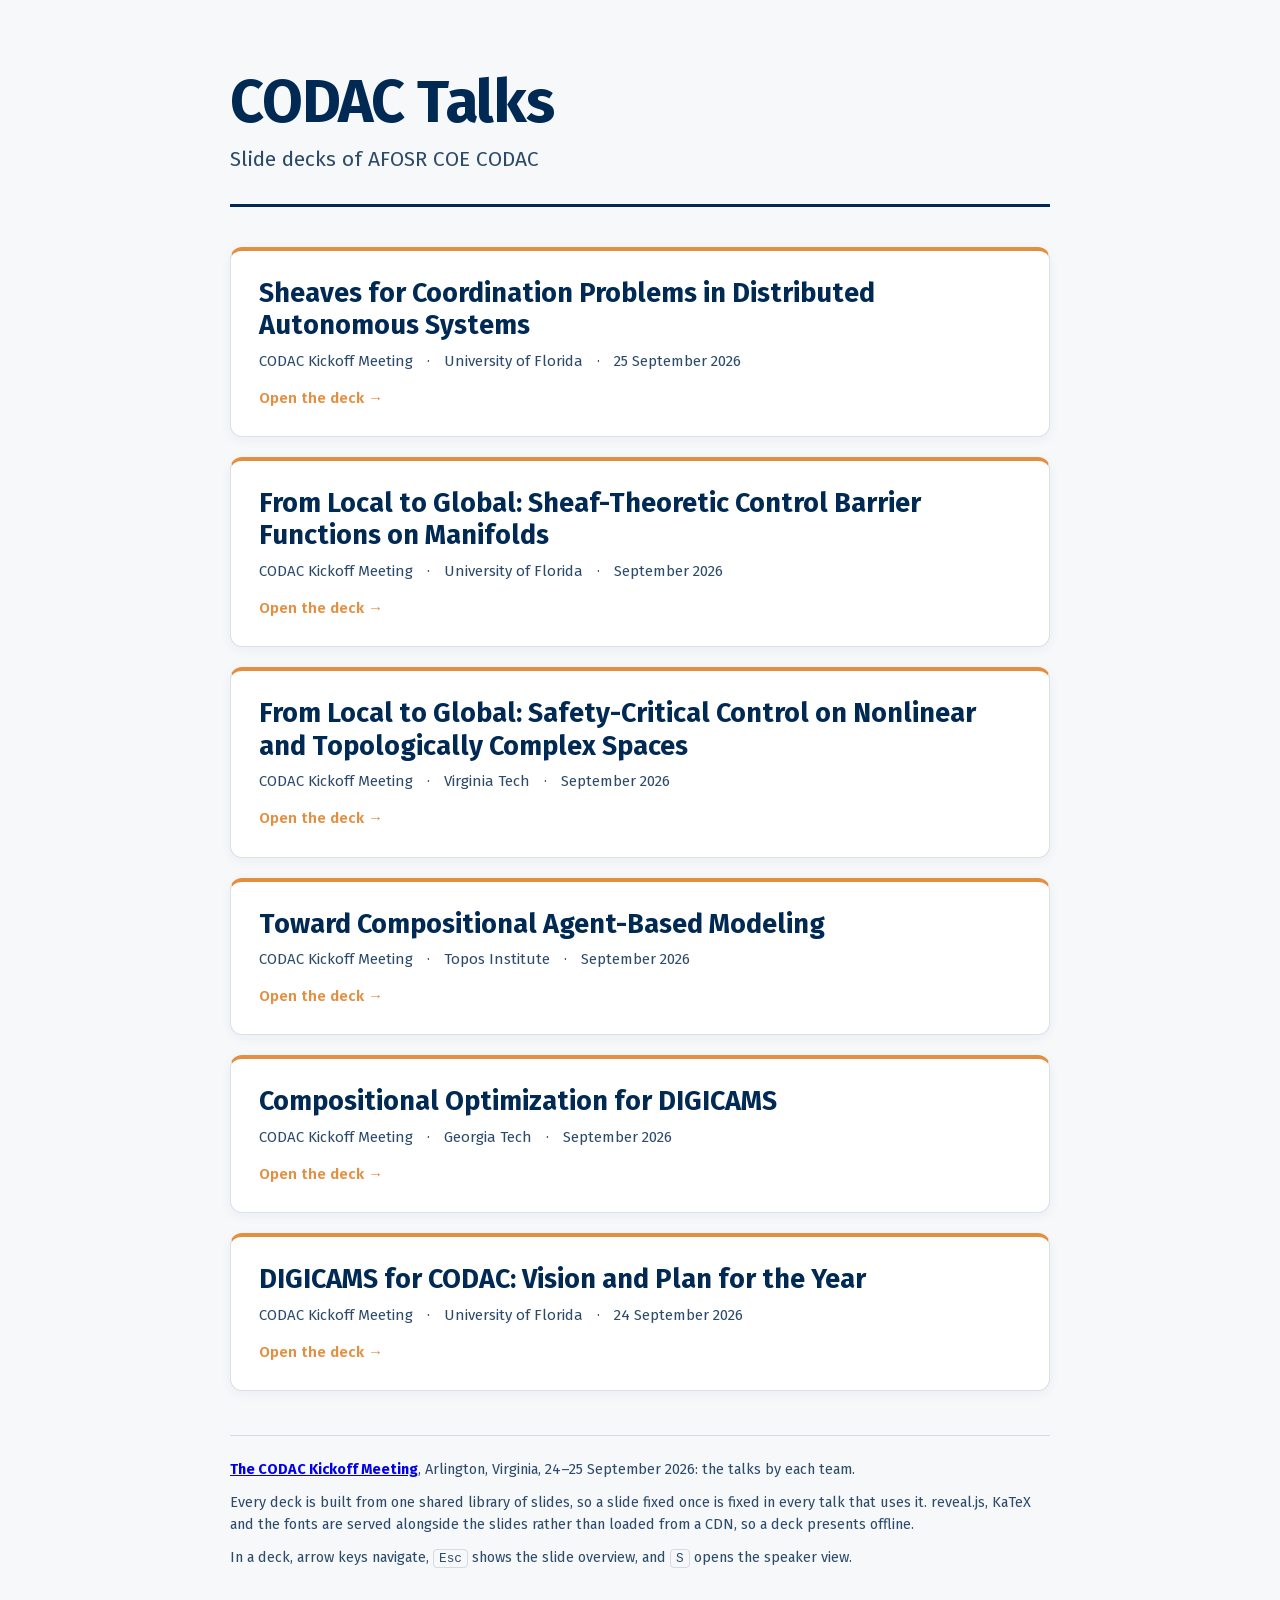
<file: index.html>
<!doctype html>
<html lang="en">
<head>
	<meta name="generator" content="Hugo 0.165.0">
  <meta charset="utf-8">
  <title>CODAC Talks — AFOSR COE CODAC</title>
  <meta name="viewport" content="width=device-width, initial-scale=1">
  <link rel="stylesheet" href="./vendored/fira-sans-2026-09/fira-sans.css">
  <link rel="stylesheet" href="./gatas-talks/index.css">
</head>
<body>
  <div class="wrap">
    <header>
      <h1>CODAC Talks</h1>
      <p class="sub">Slide decks of AFOSR COE CODAC</p>
    </header>
    <main>
      <a class="talk" href="./2026/09/kickoff/fairbanks-sheaves-coordination/">
        <h2>Sheaves for Coordination Problems in Distributed Autonomous Systems</h2>
        <p class="meta">
          <span>CODAC Kickoff Meeting</span>
          <span>·</span>
          <span>University of Florida</span>
          <span>·</span>
          <span>25 September 2026</span>
        </p>
        <p class="go">Open the deck &rarr;</p>
      </a>
      <a class="talk" href="./2026/09/kickoff/currier-sheaf-cbf/">
        <h2>From Local to Global: Sheaf-Theoretic Control Barrier Functions on Manifolds</h2>
        <p class="meta">
          <span>CODAC Kickoff Meeting</span>
          <span>·</span>
          <span>University of Florida</span>
          <span>·</span>
          <span>September 2026</span>
        </p>
        <p class="go">Open the deck &rarr;</p>
      </a>
      <a class="talk" href="./2026/09/kickoff/dixon-local-to-global-safety/">
        <h2>From Local to Global: Safety-Critical Control on Nonlinear and Topologically Complex Spaces</h2>
        <p class="meta">
          <span>CODAC Kickoff Meeting</span>
          <span>·</span>
          <span>Virginia Tech</span>
          <span>·</span>
          <span>September 2026</span>
        </p>
        <p class="go">Open the deck &rarr;</p>
      </a>
      <a class="talk" href="./2026/09/kickoff/brown-compositional-abm/">
        <h2>Toward Compositional Agent-Based Modeling</h2>
        <p class="meta">
          <span>CODAC Kickoff Meeting</span>
          <span>·</span>
          <span>Topos Institute</span>
          <span>·</span>
          <span>September 2026</span>
        </p>
        <p class="go">Open the deck &rarr;</p>
      </a>
      <a class="talk" href="./2026/09/kickoff/riess-compositional-optimization/">
        <h2>Compositional Optimization for DIGICAMS</h2>
        <p class="meta">
          <span>CODAC Kickoff Meeting</span>
          <span>·</span>
          <span>Georgia Tech</span>
          <span>·</span>
          <span>September 2026</span>
        </p>
        <p class="go">Open the deck &rarr;</p>
      </a>
      <a class="talk" href="./2026/09/kickoff/fairbanks-digicams-vision/">
        <h2>DIGICAMS for CODAC: Vision and Plan for the Year</h2>
        <p class="meta">
          <span>CODAC Kickoff Meeting</span>
          <span>·</span>
          <span>University of Florida</span>
          <span>·</span>
          <span>24 September 2026</span>
        </p>
        <p class="go">Open the deck &rarr;</p>
      </a>
    </main>
    <div class="note">
      <p><strong><a href="2026/09/kickoff/">The CODAC Kickoff Meeting</a></strong>, Arlington, Virginia, 24–25 September
2026: the talks by each team.</p>
<p>Every deck is built from one shared library of slides, so a slide fixed once is
fixed in every talk that uses it. reveal.js, KaTeX and the fonts are served
alongside the slides rather than loaded from a CDN, so a deck presents offline.</p>
<p>In a deck, arrow keys navigate, <kbd>Esc</kbd> shows the slide overview, and
<kbd>S</kbd> opens the speaker view.</p>

    </div>
  </div>
</body>
</html>
</file>
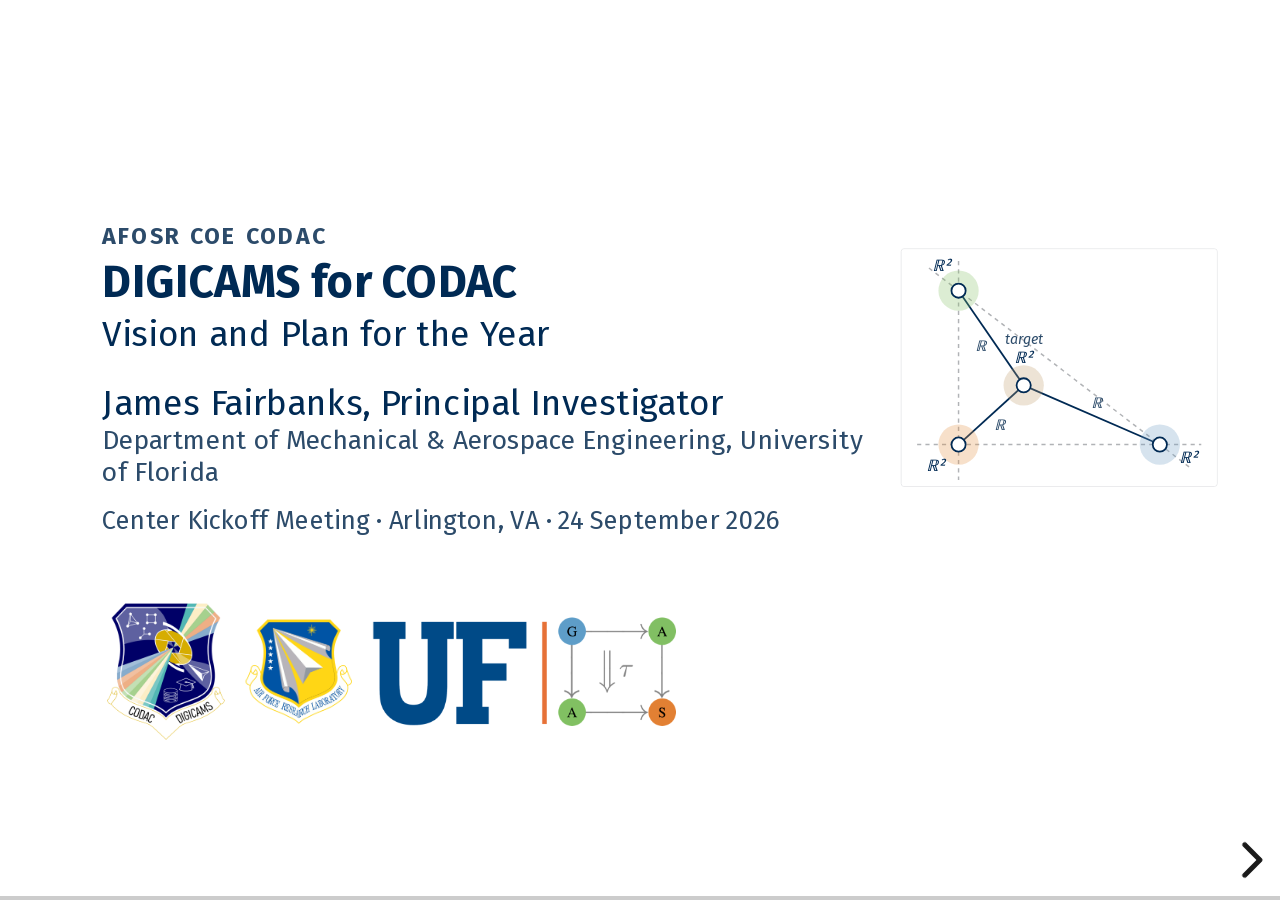
<file: 2026-09-24-codac-kickoff-uf-fairbanks-digicams-vision/index.html>
<!doctype html>
<html lang="en">
  <head>
    <meta charset="utf-8">
<title>DIGICAMS for CODAC: Vision and Plan for the Year — AFOSR COE CODAC</title>

<meta name="author" content="AFOSR COE CODAC">
<meta name="viewport" content="width=device-width, initial-scale=1.0, maximum-scale=1.0, user-scalable=no">

<link rel="stylesheet" href="../reveal-js/dist/reveal.css">
<link rel="stylesheet" href="../vendored/katex-0.16.11/katex.min.css">
<link rel="stylesheet" href="../vendored/fira-sans-2026-09/fira-sans.css">
<link rel="stylesheet" href="../_ds/fairbanks-research-talk-design-system-7193341c-92ad-490d-a789-ef6442329aec/tokens/fonts.css">
<link rel="stylesheet" href="../_ds/fairbanks-research-talk-design-system-7193341c-92ad-490d-a789-ef6442329aec/tokens/colors.css">
<link rel="stylesheet" href="../_ds/fairbanks-research-talk-design-system-7193341c-92ad-490d-a789-ef6442329aec/tokens/typography.css">
<link rel="stylesheet" href="../_ds/fairbanks-research-talk-design-system-7193341c-92ad-490d-a789-ef6442329aec/tokens/spacing.css">
<link rel="stylesheet" href="../_ds/fairbanks-research-talk-design-system-7193341c-92ad-490d-a789-ef6442329aec/tokens/effects.css">
<link rel="stylesheet" href="../_ds/fairbanks-research-talk-design-system-7193341c-92ad-490d-a789-ef6442329aec/styles.css">
<link rel="stylesheet" href="../gatas-talks/talk.css">
<link rel="stylesheet" href="../css/palettes.css">
<link rel="stylesheet" href="../css/site.css">

  </head>
  <body>
    
    <div class="reveal">
      <div class="slides">
<section data-label="1 · Title" data-background-color="#ffffff" class="slide-light">
  <div class="slide-canvas">
    
<div class="title-block">
  <div class="title-kicker">AFOSR COE CODAC</div>
  <div class="title-main">DIGICAMS for CODAC</div>
  <div class="title-sub">Vision and Plan for the Year</div>
  <div class="title-speaker">James Fairbanks, Principal Investigator</div>
  <div class="title-affiliation">Department of Mechanical &amp; Aerospace Engineering, University of Florida</div>
  <div class="title-venue">Center Kickoff Meeting · Arlington, VA · 24 September 2026</div>
</div>
<div class="title-logos">
  <img src="../assets/brand/codac-digicams-shield.png" alt="CODAC DIGICAMS Shield" style="height:170px">
  <img src="../assets/logos/afosr-logo.png" alt="Air Force Office of Scientific Research" style="height:130px">
  <img src="../assets/brand/gatas-lockup.png" alt="UF · GATAS Lab" style="height:136px">
</div>
<div class="title-panel bordered" style="top:180px;height:296px"><svg viewBox="0 0 520 400" role="img" aria-label="Three agents, each confined to a dashed line in the plane, joined by edges to a target inside the triangle the lines form" style="width:100%;height:100%;display:block;background:#fff">
    <g stroke="#B1B3B6" stroke-width="2.5" stroke-dasharray="7 7">
      <line x1="20" y1="330" x2="500" y2="330"></line>
      <line x1="90" y1="20" x2="90" y2="390"></line>
      <line x1="40" y1="31.8" x2="480" y2="368.2"></line>
    </g>
    <g stroke="#002A54" stroke-width="3">
      <line x1="200" y1="230" x2="430" y2="330"></line>
      <line x1="200" y1="230" x2="90" y2="330"></line>
      <line x1="200" y1="230" x2="90" y2="70"></line>
    </g>
    <circle cx="430" cy="330" r="34" fill="rgb(108 154 195 / .28)"></circle>
    <circle cx="90" cy="330" r="34" fill="rgb(226 143 65 / .28)"></circle>
    <circle cx="90" cy="70" r="34" fill="rgb(128 190 99 / .28)"></circle>
    <circle cx="200" cy="230" r="34" fill="rgb(190 155 105 / .28)"></circle>
    <g fill="#fff" stroke="#002A54" stroke-width="3">
      <circle cx="430" cy="330" r="12"></circle>
      <circle cx="90" cy="330" r="12"></circle>
      <circle cx="90" cy="70" r="12"></circle>
      <circle cx="200" cy="230" r="12"></circle>
    </g>
    <g fill="#002A54" font-size="28" font-style="italic" text-anchor="middle"
      font-family="var(--font-math)"><text x="477.7" y="360.7">ℝ²</text><text x="51.5"
        y="375.0">ℝ²</text><text x="60.5" y="37.1">ℝ²</text><text x="200" y="192">ℝ²</text></g>
    <g fill="#2C4B6A" font-size="26" font-style="italic" text-anchor="middle"
      font-family="var(--font-math)"><text x="323.8" y="268.8">ℝ</text><text x="159.8"
        y="305.3">ℝ</text><text x="126.9" y="171.5">ℝ</text></g><text x="200" y="160" text-anchor="middle"
      font-family="var(--font-core)" font-style="italic" font-size="24"
      fill="#2C4B6A">target</text>
  </svg>

</div>
<div class="title-panel" style="top:500px;height:284px">
  <video data-autoplay src="../assets/video/robotarium.mp4#t=22" autoplay="autoplay" loop="loop" muted="muted" playsinline="playsinline" onloadedmetadata="this.currentTime=22"></video>
</div>

  </div>
</section>

<section data-label="2 · The Program at a Glance" data-background-color="#ffffff" class="slide-light">
  <div class="slide-canvas">
    <h1 class="slide-h1">The Program at a Glance</h1>
    <img src="../assets/figures/digicams-for-codac.png" alt="DIGICAMS for CODAC research thrusts, outcomes, workforce, and partners" style="position:absolute;left:108px;top:104px;width:1320px;height:575px;object-fit:contain">
<div class="takeaway">
  <b>D</b>esigning <b>I</b>ntegrated, <b>G</b>eneric, and <b>I</b>nteroperable <b>C</b>ompositional
  <b>A</b>nalyses of <b>M</b>odern <b>S</b>ystems. Five research thrusts. Awarded by AFOSR on 19 May 2025.</div>

    <div class="ds-slide-num">2</div>
  </div>
  <aside class="notes">Research thrusts on the left, outcomes on the right. Partners: UF, Georgia Tech, Duke and the Topos Institute. Workforce development for the Air Force is part of the mission.
</aside>
</section>

<section data-label="3 · Optimal Parts, Suboptimal Whole" data-background-color="#ffffff" class="slide-light">
  <div class="slide-canvas">
    <h1 class="slide-h1">Optimal Parts, Suboptimal Whole</h1>
    <div style="position:absolute;left:48px;top:118px;width:800px;font-size:var(--text-xl);line-height:1.22;text-wrap:pretty">
  A heterogeneous flock is sent to reach a stranded vehicle and observe its surroundings. Before
  launch it must decide:</div>
<svg viewBox="0 0 800 420" width="800" height="420" role="img"
  aria-label="Four coupled decisions: fleet size constrains routes and communication; routes constrain communication; communication delays constrain adaptation"
  style="position:absolute;left:48px;top:250px;font-family:var(--font-core);overflow:visible">
  <defs><marker id="arr3" viewBox="0 0 10 10" refX="9" refY="5" markerWidth="9" markerHeight="9" orient="auto-start-reverse">
    <path d="M0,0 L10,5 L0,10 z" fill="#2C4B6A"/></marker></defs>
  <g stroke="#2C4B6A" stroke-width="3" fill="none" marker-end="url(#arr3)">
    <line x1="304" y1="59" x2="494" y2="59"/>
    <line x1="150" y1="122" x2="150" y2="294"/>
    <line x1="560" y1="122" x2="262" y2="294"/>
    <line x1="304" y1="359" x2="494" y2="359"/>
  </g>
  <g font-size="23" font-style="italic" fill="#2C4B6A" paint-order="stroke" stroke="#fff" stroke-width="6" stroke-linejoin="round">
    <text x="400" y="46" text-anchor="middle">fleet size</text>
    <text x="162" y="214">fleet size</text>
    <text x="430" y="206" text-anchor="middle">routes</text>
    <text x="400" y="346" text-anchor="middle">delays</text>
  </g>
  <rect x="0" y="0" width="300" height="118" rx="12" fill="#EFF6EB" stroke="#5E9E42" stroke-width="2"/><rect x="0" y="0" width="8" height="118" rx="4" fill="#5E9E42"/><text x="24" y="44" font-size="27" font-weight="700" fill="#002A54">How many drones</text><text x="24" y="76" font-size="23" fill="#2C4B6A">discrete optimization</text><rect x="500" y="0" width="300" height="118" rx="12" fill="#EFF6EB" stroke="#5E9E42" stroke-width="2"/><rect x="500" y="0" width="8" height="118" rx="4" fill="#5E9E42"/><text x="524" y="44" font-size="27" font-weight="700" fill="#002A54">Which routes</text><text x="524" y="76" font-size="23" fill="#2C4B6A">continuous optimization</text><rect x="0" y="300" width="300" height="118" rx="12" fill="#EDF2F8" stroke="#4F7FAE" stroke-width="2"/><rect x="0" y="300" width="8" height="118" rx="4" fill="#4F7FAE"/><text x="24" y="344" font-size="27" font-weight="700" fill="#002A54">Who talks to whom</text><text x="24" y="376" font-size="23" fill="#2C4B6A">communication pattern</text><rect x="500" y="300" width="300" height="118" rx="12" fill="#F6F1EA" stroke="#A5824F" stroke-width="2"/><rect x="500" y="300" width="8" height="118" rx="4" fill="#A5824F"/><text x="524" y="344" font-size="27" font-weight="700" fill="#002A54">How to adapt</text><text x="524" y="374" font-size="23" fill="#2C4B6A">weather, interlopers,</text><text x="524" y="401" font-size="23" fill="#2C4B6A">unmodeled effects</text>
</svg>
<figure style="position:absolute;left:890px;top:118px;width:598px;margin:0">
  <img src="../assets/figures/multidomain-autonomy.png"
    alt="Drones, surface vessels and submarines in three layers, joined by communication links"
    style="width:100%;height:458px;object-fit:contain;display:block">
  <figcaption style="margin-top:10px;font-size:var(--text-sm);line-height:1.26;color:var(--slate);text-align:center;font-style:italic">
    Agents differ in dynamics, sensing, communication and computation.</figcaption>
</figure>
<div class="takeaway" style="bottom:48px">
  Each decision limits the others. Analyzed apart, optimal subsystems compose into a suboptimal
  whole, and stable ones into an unstable one.</div>

    <div class="ds-slide-num">3</div>
  </div>
  <aside class="notes">This is the motivating scenario from the center's research plan. It couples discrete and continuous optimization, planning and control, and robustness to both uncertain conditions and uncertain communication. For example, dispatching another drone changes the communication delays, which affects stability of the whole flock. Current methods analyze these decisions separately.
</aside>
</section>

<section data-label="4 · One Foundation for Optimization, Dynamics, and Control" data-background-color="#ffffff" class="slide-light">
  <div class="slide-canvas">
    <h1 class="slide-h1 long">One Foundation for Optimization, Dynamics, and Control</h1>
    <div class="at-full" style="top:124px;font-size:var(--text-xl);line-height:1.22;text-wrap:pretty">
  The vision: the properties engineers prove about parts survive in the systems they are built into.</div>
<svg viewBox="0 0 1440 330" width="1440" height="330" role="img"
  aria-label="Flow: an engineering problem is modeled in a category of systems, a functor maps it to a solver built from the solvers for its parts, and the answer is translated back into matrices, optimization problems and control laws"
  style="position:absolute;left:48px;top:300px;font-family:var(--font-core);overflow:visible">
  <defs><marker id="arr4" viewBox="0 0 10 10" refX="9" refY="5" markerWidth="8" markerHeight="8" orient="auto-start-reverse">
    <path d="M0,0 L10,5 L0,10 z" fill="#2C4B6A"/></marker></defs>
  <rect x="0" y="0" width="300" height="186" rx="14" fill="#EDF2F8" stroke="#4F7FAE" stroke-width="2.5"/><rect x="0" y="0" width="300" height="8" rx="4" fill="#4F7FAE"/><text x="24" y="54" font-size="28" font-weight="700" fill="#002A54">Engineering problem</text><text x="24" y="98" font-size="25" fill="#2C4B6A">optimization,</text><text x="24" y="128" font-size="25" fill="#2C4B6A">dynamics, control</text>
  <rect x="380" y="0" width="300" height="186" rx="14" fill="#EDF2F8" stroke="#4F7FAE" stroke-width="2.5"/><rect x="380" y="0" width="300" height="8" rx="4" fill="#4F7FAE"/><text x="404" y="54" font-size="28" font-weight="700" fill="#002A54">Category of systems</text><text x="404" y="98" font-size="25" fill="#2C4B6A">problems are objects,</text><text x="404" y="128" font-size="25" fill="#2C4B6A">interconnections are</text><text x="404" y="158" font-size="25" fill="#2C4B6A">morphisms</text>
  <rect x="760" y="0" width="300" height="186" rx="14" fill="#FBF1E7" stroke="#D9782A" stroke-width="2.5"/><rect x="760" y="0" width="300" height="8" rx="4" fill="#D9782A"/><text x="784" y="54" font-size="28" font-weight="700" fill="#002A54">Functor to a solver</text><text x="784" y="98" font-size="25" fill="#2C4B6A">the whole's solver is</text><text x="784" y="128" font-size="25" fill="#2C4B6A">built from its parts'</text>
  <rect x="1140" y="0" width="300" height="186" rx="14" fill="#EFF6EB" stroke="#5E9E42" stroke-width="2.5"/><rect x="1140" y="0" width="300" height="8" rx="4" fill="#5E9E42"/><text x="1164" y="54" font-size="28" font-weight="700" fill="#002A54">Engineering answer</text><text x="1164" y="98" font-size="25" fill="#2C4B6A">matrices, optimization</text><text x="1164" y="128" font-size="25" fill="#2C4B6A">problems, control laws</text>
  <g stroke="#2C4B6A" stroke-width="3" fill="none" marker-end="url(#arr4)">
    <line x1="304" y1="93" x2="374" y2="93"/><line x1="684" y1="93" x2="754" y2="93"/><line x1="1064" y1="93" x2="1134" y2="93"/>
  </g>
  <g font-size="23" font-weight="700" fill="#2C4B6A" text-anchor="middle" paint-order="stroke" stroke="#fff" stroke-width="6" stroke-linejoin="round">
    <text x="340" y="-12">1 &middot; model</text><text x="720" y="-12">2 &middot; solve</text><text x="1100" y="-12">3 &middot; translate back</text>
  </g>
  <g fill="none" stroke-width="3">
    <path d="M10,212 v14 h280 v-14" stroke="#5E9E42"/><path d="M1150,212 v14 h280 v-14" stroke="#5E9E42"/>
    <path d="M390,212 v14 h660 v-14" stroke="#D9782A"/>
  </g>
  <g font-size="25" font-style="italic" text-anchor="middle">
    <text x="150" y="264" fill="#5E9E42">engineering in</text><text x="1290" y="264" fill="#5E9E42">engineering out</text>
    <text x="720" y="264" fill="#B35C12">category theory stays inside the tools</text>
  </g>
</svg>
<div class="takeaway">
  Prior work modeled engineering problems in category theory and left the solutions there. We translate solutions back into the engineering formalisms they came from.</div>

    <div class="ds-slide-num">4</div>
  </div>
  <aside class="notes">This is how the center differs from earlier applied category theory work. Step 3 applies to every thrust: results should be usable by engineers who do not know category theory.
</aside>
</section>

<section data-label="5 · Sheaves Are the Common Language" data-background-color="#ffffff" class="slide-light">
  <div class="slide-canvas">
    <h1 class="slide-h1">Sheaves Are the Common Language</h1>
    <div style="position:absolute;left:48px;top:116px;width:830px;font-size:var(--text-lg);line-height:1.24;text-wrap:pretty">
  Problems and solutions are both sheaves: <b>continuous</b> ones over a space carry the theory,
  <b>combinatorial</b> ones over a finite structure carry the computation.</div>
<div style="position:absolute;left:48px;top:268px;width:830px;display:grid;grid-template-columns:120px 1fr;gap:10px 18px;font-size:var(--text-md);line-height:1.24;align-items:center">
  <div class="card t1" style="padding:10px 0;text-align:center;font-size:var(--text-lg)"><span class="katex-inline" data-tex="\mathbf{Vect}">\(\mathbf{Vect}\)</span></div>
  <div>Numerical computing: optimization, dynamics and control as linear algebra</div>
  <div class="card t2" style="padding:10px 0;text-align:center;font-size:var(--text-lg)"><span class="katex-inline" data-tex="\mathbf{Met}">\(\mathbf{Met}\)</span></div>
  <div>Contractive processes: stable dynamics, convergent optimization</div>
  <div class="card t3" style="padding:10px 0;text-align:center;font-size:var(--text-lg)"><span class="katex-inline" data-tex="\mathbf{Sup}">\(\mathbf{Sup}\)</span></div>
  <div>Optimal decisions over discrete or nondeterministic search spaces</div>
  <div class="card t4" style="padding:10px 0;text-align:center;font-size:var(--text-lg)"><span class="katex-inline" data-tex="\mathbf{Set}">\(\mathbf{Set}\)</span></div>
  <div>Feasibility: find or enumerate solutions by dynamic programming</div>
</div>
<div style="position:absolute;left:48px;top:652px;width:830px;font-size:var(--text-md);line-height:1.26;color:var(--slate)">
  Ordered from most structure to least. Most of our current work uses the first row.</div>
<img src="../assets/figures/master-sheaf.jpg" alt="Sheaves over grids, fluid flows, multi-domain fleets, vector fields, cellular sheaves, and graph colorings, each with overlapping open sets" style="position:absolute;left:918px;top:108px;width:570px;height:686px;object-fit:contain">

    <div class="ds-cite">[2] J. Hansen and R. Ghrist. <i>Journal of Applied and Computational Topology,</i> 3(4):315–358, 2019</div>
    <div class="ds-slide-num">5</div>
  </div>
  <aside class="notes">Thrust 1 develops this and the other four thrusts use it. Most of our published coordination and optimization work uses vector-space sheaves. Several plan items, including categories of sheaves, open sheaves and quantale-enriched profunctors, extend it to the other rows.
</aside>
</section>

<section data-label="6 · Where the Teams Meet" data-background-color="#ffffff" class="slide-light">
  <div class="slide-canvas">
    <h1 class="slide-h1">Where the Teams Meet</h1>
    <svg viewBox="0 0 1440 710" width="1440" height="710" role="img"
  aria-label="Undirected wiring diagram of the center: UF, Georgia Tech, Virginia Tech, Duke and the Topos Institute inside the center boundary; AFRL and MIT outside it, joined through ports on the boundary. Solid wires for completed joint work, dashed for work planned this year"
  style="position:absolute;left:48px;top:108px;font-family:var(--font-core);overflow:visible">
  <rect x="10" y="34" width="1080" height="636" rx="22" fill="#F4F7FA" stroke="#002A54" stroke-width="3"/>
  <text x="32" y="22" font-size="21" font-weight="700" letter-spacing="2" fill="#2C4B6A">DIGICAMS</text>
  <g><line x1="165" y1="105" x2="250" y2="350" stroke="#2C4B6A" stroke-width="4"/><line x1="250" y1="350" x2="830" y2="315" stroke="#2C4B6A" stroke-width="4"/><line x1="250" y1="350" x2="250" y2="585" stroke="#2C4B6A" stroke-width="4"/><line x1="165" y1="105" x2="780" y2="273" stroke="#E28F41" stroke-width="4" stroke-dasharray="12 9"/><line x1="830" y1="315" x2="870" y2="105" stroke="#E28F41" stroke-width="4" stroke-dasharray="12 9"/><line x1="830" y1="315" x2="1090" y2="110" stroke="#2C4B6A" stroke-width="4"/><line x1="830" y1="315" x2="1090" y2="505" stroke="#2C4B6A" stroke-width="4"/><line x1="250" y1="350" x2="1090" y2="505" stroke="#2C4B6A" stroke-width="4"/><line x1="250" y1="585" x2="1090" y2="505" stroke="#E28F41" stroke-width="4" stroke-dasharray="12 9"/><line x1="1090" y1="110" x2="1290" y2="110" stroke="#2C4B6A" stroke-width="4"/><line x1="1090" y1="505" x2="1290" y2="505" stroke="#2C4B6A" stroke-width="4"/></g>
  <g font-size="21" paint-order="stroke" stroke="#fff" stroke-width="7" stroke-linejoin="round"><text x="240" y="240" text-anchor="start" fill="#2C4B6A">barrier functions [4, 7]</text><text x="240" y="262" text-anchor="start" fill="#2C4B6A">temporal sheaves [12]</text><text x="240" y="284" text-anchor="start" fill="#2C4B6A">metriplectic, Q3 2027</text><text x="578" y="276" text-anchor="middle" fill="#2C4B6A">coordination sheaves [1, 3]</text><text x="578" y="298" text-anchor="middle" fill="#2C4B6A">MSCS [9] · Joana at GT</text><text x="578" y="320" text-anchor="middle" fill="#2C4B6A">temporal sheaves, ECC 2027</text><text x="470" y="150" text-anchor="middle" fill="#B35C12">sheaf Lyapunov methods</text><text x="822" y="200" text-anchor="end" fill="#B35C12">games on</text><text x="822" y="222" text-anchor="end" fill="#B35C12">coordination sheaves</text><text x="958" y="258" text-anchor="start" fill="#2C4B6A">co-design [6]</text><text x="1080" y="382" text-anchor="end" fill="#2C4B6A">co-design [6]</text><text x="1080" y="404" text-anchor="end" fill="#2C4B6A">Hans at AFRL/RF</text><text x="640" y="468" text-anchor="middle" fill="#2C4B6A">MSCS [9]</text><text x="236" y="492" text-anchor="end" fill="#2C4B6A">MSCS [9]</text><text x="236" y="514" text-anchor="end" fill="#2C4B6A">CatColab sheaves</text><text x="700" y="592" text-anchor="middle" fill="#B35C12">workflow search, June 2027</text></g>
  <g><rect x="40" y="63" width="250" height="84" rx="14" fill="#fff" stroke="#002A54" stroke-width="3"/><image href="../assets/logos/vt-logo.svg" x="54.0" y="83.3" width="222.0" height="43.3" preserveAspectRatio="xMidYMid meet"><title>Virginia Tech</title></image><text x="175" y="173" text-anchor="end" font-size="20" fill="#2C4B6A" paint-order="stroke" stroke="#fff" stroke-width="6" stroke-linejoin="round">Dixon</text><rect x="775" y="57" width="190" height="96" rx="14" fill="#fff" stroke="#002A54" stroke-width="3"/><image href="../assets/logos/duke-logo.svg" x="792.2" y="71.0" width="155.6" height="68.0" preserveAspectRatio="xMidYMid meet"><title>Duke</title></image><text x="882" y="179" text-anchor="start" font-size="20" fill="#2C4B6A" paint-order="stroke" stroke="#fff" stroke-width="6" stroke-linejoin="round">Pajic, Wang</text><rect x="710" y="273" width="240" height="84" rx="14" fill="#fff" stroke="#002A54" stroke-width="3"/><image href="../assets/logos/gatech-logo.png" x="724.0" y="296.7" width="212.0" height="36.6" preserveAspectRatio="xMidYMid meet"><title>Georgia Tech</title></image><text x="830" y="383" text-anchor="middle" font-size="20" fill="#2C4B6A" paint-order="stroke" stroke="#fff" stroke-width="6" stroke-linejoin="round">Hale, Riess</text><rect x="125" y="308" width="250" height="84" rx="14" fill="#fff" stroke="#002A54" stroke-width="3"/><image href="../assets/logos/uf-logo.svg" x="139.0" y="328.9" width="222.0" height="42.1" preserveAspectRatio="xMidYMid meet"><title>University of Florida</title></image><text x="262" y="418" text-anchor="start" font-size="20" fill="#2C4B6A" paint-order="stroke" stroke="#fff" stroke-width="6" stroke-linejoin="round">Fairbanks, Leal,</text><text x="262" y="439" text-anchor="start" font-size="20" fill="#2C4B6A" paint-order="stroke" stroke="#fff" stroke-width="6" stroke-linejoin="round">Samuelson and students</text><rect x="140" y="540" width="220" height="90" rx="14" fill="#fff" stroke="#002A54" stroke-width="3"/><image href="../assets/logos/topos-logo.png" x="163.5" y="554.0" width="173.0" height="62.0" preserveAspectRatio="xMidYMid meet"><title>Topos Institute</title></image><text x="250" y="656" text-anchor="middle" font-size="20" fill="#2C4B6A" paint-order="stroke" stroke="#fff" stroke-width="6" stroke-linejoin="round">Brown, Spivak, Patterson</text><rect x="1215" y="65" width="150" height="90" rx="14" fill="#fff" stroke="#002A54" stroke-width="3"/><image href="../assets/logos/mit-logo.svg" x="1234.9" y="79.0" width="110.1" height="62.0" preserveAspectRatio="xMidYMid meet"><title>MIT</title></image><text x="1290" y="181" text-anchor="middle" font-size="20" fill="#2C4B6A" paint-order="stroke" stroke="#fff" stroke-width="6" stroke-linejoin="round">Zardini</text><rect x="1228" y="443" width="124" height="124" rx="14" fill="#fff" stroke="#002A54" stroke-width="3"/><image href="../assets/logos/afrl-emblem.svg" x="1242.0" y="457.0" width="96.0" height="96.0" preserveAspectRatio="xMidYMid meet"><title>AFRL</title></image><text x="1290" y="593" text-anchor="middle" font-size="20" fill="#2C4B6A" paint-order="stroke" stroke="#fff" stroke-width="6" stroke-linejoin="round">Klawonn</text><circle cx="1090" cy="110" r="10" fill="#002A54" stroke="#fff" stroke-width="3"/><circle cx="1090" cy="505" r="10" fill="#002A54" stroke="#fff" stroke-width="3"/></g>
  <g font-size="21" fill="#2C4B6A"><line x1="1130" y1="618" x2="1180" y2="618" stroke="#2C4B6A" stroke-width="4"/><text x="1190" y="625">joint work so far</text><line x1="1130" y1="650" x2="1180" y2="650" stroke="#E28F41" stroke-width="4" stroke-dasharray="12 9"/><text x="1190" y="657">planned</text><circle cx="1155" cy="682" r="9" fill="#002A54"/><text x="1190" y="689">port, outside DIGICAMS</text></g>
</svg>

    <div class="ds-slide-num">6</div>
  </div>
  <aside class="notes">Joint work so far, and the topics that appear in more than one team's plan. The box is DIGICAMS; AFRL and MIT are outside the contract, so they attach through ports on its boundary. Solid edges are joint work already done; dashed edges are planned this year. Open question: repeat the student exchange and the AFRL residency next summer.
</aside>
</section>

<section data-label="7 · The Team" data-background-color="#ffffff" class="slide-light">
  <div class="slide-canvas">
    <h1 class="slide-h1">The Team</h1>
    <div class="eyebrow" style="position:absolute;left:48px;top:104px">Investigators and thrust leads</div>
<div class="people-row" style="top:146px">
  <div class="person"><img src="../assets/photos/james-fairbanks.jpg" alt="James Fairbanks" style="width:128px;height:128px">
    <div class="nm">James Fairbanks</div><div class="af">UF &middot; Principal Investigator</div>
    <div class="chips"><span class="chip t1">T1</span><span class="chip t2">T2</span><span class="chip t5">T5</span></div></div>
  <div class="person"><img src="../assets/photos/matthew-hale.jpg" alt="Matthew Hale" style="width:128px;height:128px">
    <div class="nm">Matthew Hale</div><div class="af">Georgia Tech</div>
    <div class="chips"><span class="chip t2">T2</span><span class="chip t3">T3</span><span class="chip t4">T4</span></div></div>
  <div class="person"><img src="../assets/photos/warren-dixon.jpg" alt="Warren Dixon" style="width:128px;height:128px">
    <div class="nm">Warren Dixon</div><div class="af">Virginia Tech</div>
    <div class="chips"><span class="chip t2">T2</span><span class="chip t3">T3</span></div></div>
  <div class="person"><img src="../assets/photos/miroslav-pajic.jpg" alt="Miroslav Pajic" style="width:128px;height:128px">
    <div class="nm">Miroslav Pajic</div><div class="af">Duke</div>
    <div class="chips"><span class="chip t3">T3</span><span class="chip t4">T4</span></div></div>
  <div class="person"><img src="../assets/photos/kristopher-brown.jpg" alt="Kristopher Brown" style="width:128px;height:128px">
    <div class="nm">Kristopher Brown</div><div class="af">Topos Institute</div>
    <div class="chips"><span class="chip t5">T5</span></div></div>
  <div class="person"><img src="../assets/photos/david-spivak.jpg" alt="David Spivak" style="width:128px;height:128px">
    <div class="nm">David Spivak</div><div class="af">Topos Institute</div>
    <div class="chips"><span class="chip t1">T1</span><span class="chip t4">T4</span></div></div>
  <div class="person"><img src="../assets/photos/hans-riess.jpg" alt="Hans Riess" style="width:128px;height:128px">
    <div class="nm">Hans Riess</div><div class="af">Georgia Tech</div>
    <div class="chips"><span class="chip t1">T1</span></div></div>
</div>

<div class="eyebrow" style="position:absolute;left:48px;top:478px">Research scientists and students</div>
<div class="people-row" style="top:518px;grid-template-columns:repeat(8,1fr)">
  <div class="person"><img src="../assets/photos/wilmer-leal.jpg" alt="Wilmer Leal" style="width:96px;height:96px">
    <div class="nm" style="font-size:var(--text-xs)">Wilmer Leal</div><div class="af">UF &middot; Research Scientist</div></div>
  <div class="person"><img src="../assets/photos/richard-samuelson.jpg" alt="Richard Samuelson" style="width:96px;height:96px">
    <div class="nm" style="font-size:var(--text-xs)">Richard Samuelson</div><div class="af">UF &middot; Research Scientist</div></div>
  <div class="person"><img src="../assets/photos/joana-bou-barcelo.jpg" alt="Joana Bou Barcelo" style="width:96px;height:96px">
    <div class="nm" style="font-size:var(--text-xs)">Joana Bou Barcelo</div><div class="af">UF &middot; PhD student</div></div>
  <div class="person"><img src="../assets/photos/itay-kadosh.jpg" alt="Itay Kadosh" style="width:96px;height:96px">
    <div class="nm" style="font-size:var(--text-xs)">Itay Kadosh</div><div class="af">UF &middot; PhD student</div></div>
  <div class="person"><img src="../assets/photos/george-rauta.jpg" alt="George Rauta" style="width:96px;height:96px">
    <div class="nm" style="font-size:var(--text-xs)">George Rauta</div><div class="af">UF &middot; PhD student</div></div>
  <div class="person"><img src="../assets/photos/keith-currier.jpg" alt="Keith Currier" style="width:96px;height:96px">
    <div class="nm" style="font-size:var(--text-xs)">Keith Currier</div><div class="af">UF &middot; PhD student</div></div>
  <div class="person"><img src="../assets/photos/brandon-fallin.jpg" alt="Brandon Fallin" style="width:96px;height:96px">
    <div class="nm" style="font-size:var(--text-xs)">Brandon Fallin</div><div class="af">UF &middot; PhD student</div></div>
  <div class="person"><img src="../assets/photos/jack-wang.jpg" alt="Jack Wang" style="width:96px;height:96px">
    <div class="nm" style="font-size:var(--text-xs)">Jack Wang</div><div class="af">Duke &middot; PhD student</div></div>
</div>

<div class="takeaway" style="font-size:var(--text-md);bottom:44px">
  Tyler Hanks and Cristian Nino completed their PhDs in May 2026. Matthew Klawonn at AFRL is a
  co-author across the optimization work.</div>

    <div class="ds-slide-num">7</div>
  </div>
  <aside class="notes">Each task has a responsible lead, and investigators work across thrusts; the chips show each person's thrusts. Jack Wang is the Duke student on the center. No Georgia Tech students are assigned yet, although some of Hale's students started using coordination sheaves after Joana's visit.
</aside>
</section>

<section data-label="8 · Recent Papers" data-background-color="#ffffff" class="slide-light">
  <div class="slide-canvas">
    <h1 class="slide-h1">Recent Papers</h1>
    <div class="at-full" style="top:108px;font-size:var(--text-lg);line-height:1.2">
  Accepted, published or submitted since the award, colored by thrust.</div>
<svg viewBox="0 0 1440 590" width="1440" height="590" role="img"
  aria-label="Timeline of the center's papers from the May 2025 award to December 2026, colored by thrust"
  style="position:absolute;left:48px;top:150px;font-family:var(--font-core);overflow:visible">
  <line x1="40" y1="330" x2="1400" y2="330" stroke="#2C4B6A" stroke-width="3"/>
  <line x1="176" y1="325" x2="176" y2="335" stroke="#2C4B6A" stroke-width="2"/><text x="176" y="360" text-anchor="middle" font-size="19" fill="#888B97">Jul 2025</text><line x1="381" y1="325" x2="381" y2="335" stroke="#2C4B6A" stroke-width="2"/><text x="381" y="360" text-anchor="middle" font-size="19" fill="#888B97">Oct 2025</text><line x1="586" y1="325" x2="586" y2="335" stroke="#2C4B6A" stroke-width="2"/><text x="586" y="360" text-anchor="middle" font-size="19" fill="#888B97">Jan 2026</text><line x1="787" y1="325" x2="787" y2="335" stroke="#2C4B6A" stroke-width="2"/><text x="787" y="360" text-anchor="middle" font-size="19" fill="#888B97">Apr 2026</text><line x1="990" y1="325" x2="990" y2="335" stroke="#2C4B6A" stroke-width="2"/><text x="990" y="360" text-anchor="middle" font-size="19" fill="#888B97">Jul 2026</text><line x1="1195" y1="325" x2="1195" y2="335" stroke="#2C4B6A" stroke-width="2"/><text x="1195" y="360" text-anchor="middle" font-size="19" fill="#888B97">Oct 2026</text>
  <line x1="539" y1="318" x2="539" y2="312" stroke="#B1B3B6" stroke-width="2"/><line x1="794" y1="318" x2="794" y2="252" stroke="#B1B3B6" stroke-width="2"/><line x1="912" y1="318" x2="912" y2="192" stroke="#B1B3B6" stroke-width="2"/><line x1="1005" y1="318" x2="1005" y2="312" stroke="#B1B3B6" stroke-width="2"/><line x1="1112" y1="318" x2="1112" y2="132" stroke="#B1B3B6" stroke-width="2"/><line x1="1251" y1="318" x2="1251" y2="252" stroke="#B1B3B6" stroke-width="2"/><line x1="1364" y1="318" x2="1364" y2="192" stroke="#B1B3B6" stroke-width="2"/><circle cx="539" cy="330" r="10" fill="#4F7FAE"/><circle cx="794" cy="330" r="10" fill="#4F7FAE"/><circle cx="912" cy="330" r="10" fill="#5E9E42"/><circle cx="1005" cy="330" r="10" fill="#4F7FAE"/><circle cx="1112" cy="330" r="10" fill="#D9782A"/><circle cx="1251" cy="330" r="10" fill="#4F7FAE"/><circle cx="1354" cy="330" r="10" fill="#D9782A"/><circle cx="1374" cy="330" r="10" fill="#A5824F"/><text x="547" y="282" text-anchor="start" font-size="22" font-weight="700" fill="#002A54" paint-order="stroke" stroke="#fff" stroke-width="6" stroke-linejoin="round">CDC 2025 [1]</text><text x="547" y="304" text-anchor="start" font-size="20" fill="#2C4B6A" paint-order="stroke" stroke="#fff" stroke-width="6" stroke-linejoin="round">coordination sheaves</text><text x="802" y="222" text-anchor="start" font-size="22" font-weight="700" fill="#002A54" paint-order="stroke" stroke="#fff" stroke-width="6" stroke-linejoin="round">ACS 2026 [10]</text><text x="802" y="244" text-anchor="start" font-size="20" fill="#2C4B6A" paint-order="stroke" stroke="#fff" stroke-width="6" stroke-linejoin="round">time-varying data</text><text x="920" y="162" text-anchor="start" font-size="22" font-weight="700" fill="#002A54" paint-order="stroke" stroke="#fff" stroke-width="6" stroke-linejoin="round">ACC 2026 [3]</text><text x="920" y="184" text-anchor="start" font-size="20" fill="#2C4B6A" paint-order="stroke" stroke="#fff" stroke-width="6" stroke-linejoin="round">asynchronous diffusion</text><text x="1013" y="282" text-anchor="start" font-size="22" font-weight="700" fill="#002A54" paint-order="stroke" stroke="#fff" stroke-width="6" stroke-linejoin="round">ECC 2026 [5]</text><text x="1013" y="304" text-anchor="start" font-size="20" fill="#2C4B6A" paint-order="stroke" stroke="#fff" stroke-width="6" stroke-linejoin="round">multi-target tracking</text><text x="1120" y="102" text-anchor="start" font-size="22" font-weight="700" fill="#002A54" paint-order="stroke" stroke="#fff" stroke-width="6" stroke-linejoin="round">IFAC WC 2026 [7]</text><text x="1120" y="124" text-anchor="start" font-size="20" fill="#2C4B6A" paint-order="stroke" stroke="#fff" stroke-width="6" stroke-linejoin="round">Whitney barrier functions</text><text x="1243" y="222" text-anchor="end" font-size="22" font-weight="700" fill="#002A54" paint-order="stroke" stroke="#fff" stroke-width="6" stroke-linejoin="round">Asilomar 2026 [8]</text><text x="1243" y="244" text-anchor="end" font-size="20" fill="#2C4B6A" paint-order="stroke" stroke="#fff" stroke-width="6" stroke-linejoin="round">system identification</text><text x="1356" y="162" text-anchor="end" font-size="22" font-weight="700" fill="#002A54" paint-order="stroke" stroke="#fff" stroke-width="6" stroke-linejoin="round">CDC 2026 [4, 6]</text><text x="1356" y="184" text-anchor="end" font-size="20" fill="#2C4B6A" paint-order="stroke" stroke="#fff" stroke-width="6" stroke-linejoin="round">safety; co-design</text><line x1="1173" y1="342" x2="1173" y2="392" stroke="#B1B3B6" stroke-width="2"/><circle cx="1173" cy="330" r="9" fill="#fff" stroke="#5E9E42" stroke-width="4"/><text x="1187" y="410" font-size="22" font-weight="700" fill="#002A54" paint-order="stroke" stroke="#fff" stroke-width="6" stroke-linejoin="round">MSCS, accepted [9]</text><text x="1187" y="432" font-size="20" fill="#2C4B6A" paint-order="stroke" stroke="#fff" stroke-width="6" stroke-linejoin="round">first journal paper</text><circle cx="1104" cy="480" r="8" fill="#fff" stroke="#4F7FAE" stroke-width="4"/><circle cx="1126" cy="480" r="8" fill="#fff" stroke="#D9782A" stroke-width="4"/><circle cx="1148" cy="480" r="8" fill="#fff" stroke="#D9782A" stroke-width="4"/><line x1="1148" y1="342" x2="1148" y2="468" stroke="#B1B3B6" stroke-width="2" stroke-dasharray="4 4"/><text x="1082" y="486" text-anchor="end" font-size="22" font-weight="700" fill="#002A54" paint-order="stroke" stroke="#fff" stroke-width="6" stroke-linejoin="round">Submitted, Sep 2026</text><text x="1082" y="508" text-anchor="end" font-size="20" fill="#2C4B6A" paint-order="stroke" stroke="#fff" stroke-width="6" stroke-linejoin="round">narratives [11] &middot; ACC 2027 [12] &middot; L-CSS [13]</text><path d="M80,317 l11,13 l-11,13 l-11,-13 z" fill="#002A54"/><text x="68" y="374" font-size="22" font-weight="700" fill="#002A54">Award</text><text x="68" y="396" font-size="20" fill="#2C4B6A">19 May 2025</text><line x1="1179" y1="84" x2="1179" y2="530" stroke="#FA4616" stroke-width="2" stroke-dasharray="6 5"/><text x="1185" y="544" font-size="20" font-weight="700" fill="#FA4616">kickoff</text>
  <g font-size="20" fill="#2C4B6A"><circle cx="20" cy="566" r="9" fill="#2C4B6A"/><text x="36" y="572">presented or published</text><circle cx="286" cy="566" r="8" fill="#fff" stroke="#2C4B6A" stroke-width="4"/><text x="302" y="572">accepted or submitted</text><circle cx="560" cy="566" r="8" fill="#4F7FAE"/><text x="574" y="572">T1</text><circle cx="650" cy="566" r="8" fill="#D9782A"/><text x="664" y="572">T2</text><circle cx="740" cy="566" r="8" fill="#5E9E42"/><text x="754" y="572">T3</text><circle cx="830" cy="566" r="8" fill="#A5824F"/><text x="844" y="572">T4</text><circle cx="920" cy="566" r="8" fill="#2F948C"/><text x="934" y="572">T5</text></g>
</svg>

    <div class="ds-cite">Placed at the conference date, or the publication, acceptance or submission date &middot; references on the last slide</div>
    <div class="ds-slide-num">8</div>
  </div>
  <aside class="notes">Keep this brief. The main points: consensus, formation and tracking share one formulation; the asynchronous case is covered; safety certificates compose; and there is a theory of time-varying data to build on.
</aside>
</section>

<section data-label="9 · Collaboration So Far" data-background-color="#ffffff" class="slide-light">
  <div class="slide-canvas">
    <h1 class="slide-h1">Collaboration So Far</h1>
    <div class="at-full" style="top:108px;font-size:var(--text-lg);line-height:1.2">
  Joint work across the teams and with AFRL, before the kickoff.</div>
<div class="at-full" style="top:172px;display:grid;grid-template-columns:repeat(3,1fr);grid-auto-rows:304px;gap:22px">
  <div class="card t3"><div class="eyebrow" style="color:var(--thrust)">First journal paper</div>
    <div class="card-head" style="margin-top:6px;font-size:var(--text-md)">UF, GT, Topos and AFRL</div>
    <div class="card-body" style="font-size:var(--text-sm);line-height:1.26">The MSCS paper is the center's first journal paper and its first
      written jointly with AFRL <span class="ref">[9]</span></div></div>
  <div class="card t4"><div class="eyebrow" style="color:var(--thrust)">First cross-team paper</div>
    <div class="card-head" style="margin-top:6px;font-size:var(--text-md)">Co-design, with AFRL and MIT</div>
    <div class="card-body" style="font-size:var(--text-sm);line-height:1.26">Riess and Hale with Matthew Klawonn at AFRL and Gioele Zardini
      at MIT, at CDC 2026 <span class="ref">[6]</span></div></div>
  <div class="card t1"><div class="eyebrow" style="color:var(--thrust)">First AFRL residency</div>
    <div class="card-head" style="margin-top:6px;font-size:var(--text-md)">Hans Riess at AFRL/RF</div>
    <div class="card-body" style="font-size:var(--text-sm);line-height:1.26">Part of this past summer at AFRL, working in part with
      Matthew Klawonn</div></div>
  <div class="card t2"><div class="eyebrow" style="color:var(--thrust)">First student exchange</div>
    <div class="card-head" style="margin-top:6px;font-size:var(--text-md)">Joana Bou Barcelo at Georgia Tech</div>
    <div class="card-body" style="font-size:var(--text-sm);line-height:1.26">Coordination sheaves reached Hale's students, and her work now runs
      on the Robotarium and in the motion-capture lab</div></div>
  <div class="card t5"><div class="eyebrow" style="color:var(--thrust)">Software foundations</div>
    <div class="card-head" style="margin-top:6px;font-size:var(--text-md)">A query engine in Rust</div>
    <div class="card-body" style="font-size:var(--text-sm);line-height:1.26">Incremental queries, rewriting with type specialization, and
      homomorphism search posed as constraint satisfaction</div></div>
  <div class="card t1"><div class="eyebrow" style="color:var(--thrust)">People</div>
    <div class="card-head" style="margin-top:6px;font-size:var(--text-md)">Two PhDs, May 2026</div>
    <div class="card-body" style="font-size:var(--text-sm);line-height:1.26">Tyler Hanks, on coordination sheaves, now on the faculty at Florida
      Tech; Cristian Nino, MAE Best Dissertation Award</div></div>
</div>

    <div class="ds-slide-num">9</div>
  </div>
  <aside class="notes">Point out to the program manager that these collaborations began before the kickoff: a joint paper with AFRL, a cross-team paper, a student exchange and an AFRL residency.
</aside>
</section>

<section data-label="10 · Who Can Track Whom Is a Cohomological Question" data-background-color="#ffffff" class="slide-light">
  <div class="slide-canvas">
    <h1 class="slide-h1">Who Can Track Whom Is a Cohomological Question</h1>
    <div class="at-left" style="top:104px;height:578px;background:#fff;border:1px solid rgba(108,154,195,0.28);border-radius:12px;box-shadow:0 3px 10px rgba(0,42,84,0.05);padding:18px 20px;box-sizing:border-box;display:flex;flex-direction:column;gap:10px">
  <div style="font-size:var(--text-md);color:var(--slate);font-weight:700;text-align:center">Ships Tracking Submarines — Determined</div>
  <div style="width:100%;height:326px">
    <img src="../assets/figures/usv-tracking-uuv.svg" alt="Surface vessels on a plane sensing submarines moving in a three-dimensional volume below" style="width:100%;height:100%;object-fit:contain">
  </div>
  <div style="flex:1;font-size:var(--text-lg);line-height:1.24;text-wrap:pretty">A ship is stuck on the surface, so the target’s three coordinates determine its two. The harmonic extension is unique and the relative cohomology vanishes.</div>
</div>
<div class="at-right" style="top:104px;height:578px;background:#fff;border:1px solid rgba(108,154,195,0.28);border-radius:12px;box-shadow:0 3px 10px rgba(0,42,84,0.05);padding:18px 20px;box-sizing:border-box;display:flex;flex-direction:column;gap:10px">
  <div style="font-size:var(--text-md);color:var(--slate);font-weight:700;text-align:center">Quadcopters Tracking Ships — Underdetermined</div>
  <div style="width:100%;height:326px">
    <img src="../assets/figures/uav-tracking-usv-2.svg" alt="Aerial vehicles in a three-dimensional volume sensing surface vessels confined to a plane below" style="width:100%;height:100%;object-fit:contain">
  </div>
  <div style="flex:1;font-size:var(--text-lg);line-height:1.24;text-wrap:pretty">A quadcopter also has an altitude, which nothing it measures about a surface vessel constrains. That spare degree of freedom is the non-vanishing relative cohomology.</div>
</div>
<div style="position:absolute;left:48px;right:48px;bottom:58px;font-size:var(--text-2xl);line-height:1.18;color:var(--slate)">Trackability is whether the measurements pin down every degree of freedom the agents have. The cohomology
  counts the ones they miss.</div>

    <div class="ds-cite">[<span class="cite-ours">5</span>] T. Hanks, C. F. Nino, J. Bou Barcelo, A. Copeland, W. E. Dixon, and J. Fairbanks. <i>European Control Conference,</i> 2026</div>
    <div class="ds-slide-num">10</div>
  </div>
  <aside class="notes">The question the widget on the next slide answers. Ships in the plane tracking submarines in 3D are determined: the targets' coordinates fix the ships'. Quadcopters tracking ships are not: each quadcopter's altitude is left free, and that freedom is the non-vanishing relative cohomology. The widget computes this live for one scenario, and the explorer after it for any sheaf you write down.
</aside>
</section>

<section data-label="11 · Live: Who Can Track Whom" data-background-color="#ffffff" class="slide-light">
  <div class="slide-canvas">
    <h1 class="slide-h1">Live: Who Can Track Whom</h1>
    <iframe src="../assets/widgets/multi-domain-tracking.html" title="Multi-domain tracking sheaf widget"
  style="position:absolute;left:48px;top:100px;width:1440px;height:640px;border:1px solid var(--line);border-radius:10px;background:var(--paper)"></iframe>
<div class="at-full" style="top:748px;font-size:var(--text-md);line-height:1.24;color:var(--slate);text-wrap:pretty">
  Ships in <span class="katex-inline" data-tex="\mathbb{R}^2">\(\mathbb{R}^2\)</span>, targets in
  <span class="katex-inline" data-tex="\mathbb{R}^3">\(\mathbb{R}^3\)</span>, linked by the projection that forgets
  altitude. Pin the ships and four degrees of freedom survive, one altitude per target; pin the targets and none do.</div>

    <div class="ds-cite">CODAC-Centers/SheafApps &middot; also at codac-centers.github.io/software/multi-domain-tracking <span class="ds-cite-more">&middot; [<span class="cite-ours">5</span>]</span></div>
    <div class="ds-slide-num">11</div>
  </div>
  <aside class="notes">Click into the widget to use it: drag an agent, toggle pins, scrub diffusion time. Click outside the
          frame to get the arrow keys back for the slides. The degrees-of-freedom readout is the dimension of
          H&#8304; for the pinned set, which is the cohomological answer to who can track whom from the ECC paper.
          Runs offline; nothing is fetched.
</aside>
</section>

<section data-label="12 · The Cellular Sheaf Explorer" data-background-color="#ffffff" class="slide-light">
  <div class="slide-canvas">
    <h1 class="slide-h1">The Cellular Sheaf Explorer</h1>
    <iframe src="../assets/widgets/cellular-sheaf-explorer.html" title="Cellular Sheaf Explorer"
  style="position:absolute;left:48px;top:100px;width:1440px;height:648px;border:1px solid var(--line);border-radius:10px;background:var(--paper)"></iframe>
<div class="at-full" style="top:756px;font-size:var(--text-md);line-height:1.24;color:var(--slate)">
  Six worked examples, a source editor for writing your own sheaf, and the spectrum and energy readouts. In the
  browser, with nothing to install.</div>

    <div class="ds-slide-num">12</div>
  </div>
  <aside class="notes">The picker in the top right has six sheaves, simplest first: braced square, bare square, degenerate
          triangle, offset formation, infeasible cycle, multi-domain tracking. Bare square is the quickest to show:
          deleting the brace adds one degree of freedom, and sweeping it shears the square into a rhombus. This is
          the tool for engineers who have never seen a sheaf.
</aside>
</section>

<section data-label="13 · Manifesto" data-background-color="#ffffff" class="slide-light">
  <div class="slide-canvas">
    <h1 class="slide-h1">Manifesto: A Knowledgebase for Sheaf Theory</h1>
    <div class="at-full" style="top:106px;font-size:var(--text-lg);line-height:1.22">
  Every result in the center's papers, with a permanent tag and its own citable page, cross-linked to what it
  depends on.</div>
<svg viewBox="0 0 1440 250" width="1440" height="250" role="img"
  aria-label="Pipeline: papers are parsed, each result gets a permanent tag, and the results are browsed by library, concepts, notation and search; cited papers are harvested back into the queue"
  style="position:absolute;left:48px;top:200px;font-family:var(--font-core);overflow:visible">
  <defs><marker id="arrM" viewBox="0 0 10 10" refX="9" refY="5" markerWidth="9" markerHeight="9" orient="auto-start-reverse">
    <path d="M0,0 L10,5 L0,10 z" fill="#2C4B6A"/></marker></defs>
  <g stroke="#2C4B6A" stroke-width="3" fill="none" marker-end="url(#arrM)">
    <line x1="304" y1="82" x2="374" y2="82"/><line x1="684" y1="82" x2="754" y2="82"/><line x1="1064" y1="82" x2="1134" y2="82"/>
    <path d="M1290,168 C1290,250 150,250 150,172" stroke-dasharray="10 8"/>
  </g>
  <text x="720" y="252" text-anchor="middle" font-size="24" font-style="italic" fill="#2C4B6A"
    paint-order="stroke" stroke="#fff" stroke-width="7" stroke-linejoin="round">harvest: the papers a corpus cites are queued for review</text>
  <rect x="0" y="0" width="300" height="164" rx="12" fill="#EDF2F8" stroke="#4F7FAE" stroke-width="2"/><rect x="0" y="0" width="300" height="7" rx="3" fill="#4F7FAE"/><text x="22" y="46" font-size="28" font-weight="700" fill="#002A54">Papers</text><text x="22" y="82" font-size="24" fill="#2C4B6A">arXiv source or</text><text x="22" y="110" font-size="24" fill="#2C4B6A">local LaTeX</text><rect x="380" y="0" width="300" height="164" rx="12" fill="#EFF6EB" stroke="#5E9E42" stroke-width="2"/><rect x="380" y="0" width="300" height="7" rx="3" fill="#5E9E42"/><text x="402" y="46" font-size="28" font-weight="700" fill="#002A54">Parse</text><text x="402" y="82" font-size="24" fill="#2C4B6A">every definition,</text><text x="402" y="110" font-size="24" fill="#2C4B6A">theorem, lemma</text><text x="402" y="138" font-size="24" fill="#2C4B6A">and example</text><rect x="760" y="0" width="300" height="164" rx="12" fill="#FBF1E7" stroke="#D9782A" stroke-width="2"/><rect x="760" y="0" width="300" height="7" rx="3" fill="#D9782A"/><text x="782" y="46" font-size="28" font-weight="700" fill="#002A54">Tag</text><text x="782" y="82" font-size="24" fill="#2C4B6A">permanent, never</text><text x="782" y="110" font-size="24" fill="#2C4B6A">reused, so citations</text><text x="782" y="138" font-size="24" fill="#2C4B6A">survive renumbering</text><rect x="1140" y="0" width="300" height="164" rx="12" fill="#EAF5F4" stroke="#2F948C" stroke-width="2"/><rect x="1140" y="0" width="300" height="7" rx="3" fill="#2F948C"/><text x="1162" y="46" font-size="28" font-weight="700" fill="#002A54">Browse</text><text x="1162" y="82" font-size="24" fill="#2C4B6A">Library &middot; Concepts</text><text x="1162" y="110" font-size="24" fill="#2C4B6A">Notation &middot; Search</text>
</svg>
<div class="at-full" style="top:502px;display:grid;grid-template-columns:repeat(3,1fr);gap:24px">
  <div class="card t1"><div class="card-head" style="font-size:var(--text-md)">Library</div>
    <div class="card-body" style="font-size:var(--text-sm);line-height:1.26">Paper, section, result, in reading order.</div></div>
  <div class="card t3"><div class="card-head" style="font-size:var(--text-md)">Concepts</div>
    <div class="card-body" style="font-size:var(--text-sm);line-height:1.26">One notion's definitions from different papers, side by side.</div></div>
  <div class="card t2"><div class="card-head" style="font-size:var(--text-md)">Notation</div>
    <div class="card-body" style="font-size:var(--text-sm);line-height:1.26">Where each symbol first appears, in each paper that uses it.</div></div>
</div>
<div class="at-full" style="top:694px;font-size:var(--text-md);line-height:1.26;color:var(--navy);text-wrap:pretty">
  <b>Ask:</b> send the arXiv ID of every center paper, cite results by tag in new papers, and help review the
  queue. <span style="color:var(--slate)">manifesto.privapps.ufl.edu</span></div>

    <div class="ds-cite">CODAC-Centers/Manifesto &middot; corpus in SheavesManifesto</div>
    <div class="ds-slide-num">13</div>
  </div>
  <aside class="notes">The pitch: the center's results are spread over dozens of papers with different notation. Manifesto
          gives every definition, theorem, lemma and example a permanent tag, Stacks Project style, so a citation
          of a tag keeps resolving after a paper is renumbered. The Concepts view is the one to show: the same
          notion defined in several papers, side by side. It grows from the corpus's own bibliographies, but
          nothing is added without someone approving it in the queue.
</aside>
</section>

<section data-label="14 · The Year at a Glance" data-background-color="#ffffff" class="slide-light">
  <div class="slide-canvas">
    <h1 class="slide-h1">The Year at a Glance</h1>
    <svg viewBox="0 0 1440 614" width="1440" height="614" role="img"
  aria-label="Swimlane chart of the year from September 2026 to September 2027: submissions as diamonds, conferences as dots, spans as bars"
  style="position:absolute;left:48px;top:100px;font-family:var(--font-core);overflow:visible">
  <rect x="506" y="66" width="233" height="508" fill="#EEF2F6"/><text x="622" y="18" text-anchor="middle" font-size="23" font-weight="700" fill="#002A54">Q1</text><text x="853" y="18" text-anchor="middle" font-size="23" font-weight="700" fill="#002A54">Q2</text><rect x="967" y="66" width="230" height="508" fill="#EEF2F6"/><text x="1082" y="18" text-anchor="middle" font-size="23" font-weight="700" fill="#002A54">Q3</text><text x="1314" y="18" text-anchor="middle" font-size="23" font-weight="700" fill="#002A54">Q4</text><text x="468" y="46" text-anchor="middle" font-size="19" fill="#888B97">Sep</text><text x="545" y="46" text-anchor="middle" font-size="19" fill="#888B97">Oct</text><text x="622" y="46" text-anchor="middle" font-size="19" fill="#888B97">Nov</text><text x="700" y="46" text-anchor="middle" font-size="19" fill="#888B97">Dec</text><text x="778" y="46" text-anchor="middle" font-size="19" fill="#888B97">Jan</text><text x="853" y="46" text-anchor="middle" font-size="19" fill="#888B97">Feb</text><text x="927" y="46" text-anchor="middle" font-size="19" fill="#888B97">Mar</text><text x="1005" y="46" text-anchor="middle" font-size="19" fill="#888B97">Apr</text><text x="1082" y="46" text-anchor="middle" font-size="19" fill="#888B97">May</text><text x="1159" y="46" text-anchor="middle" font-size="19" fill="#888B97">Jun</text><text x="1236" y="46" text-anchor="middle" font-size="19" fill="#888B97">Jul</text><text x="1315" y="46" text-anchor="middle" font-size="19" fill="#888B97">Aug</text><text x="1392" y="46" text-anchor="middle" font-size="19" fill="#888B97">Sep</text><line x1="0" y1="124" x2="1430" y2="124" stroke="#E3E4E6"/><text x="0" y="106" font-size="23" fill="#002A54">Under review: ACC 2027 [12], L-CSS [13]</text><circle cx="478" cy="99" r="10" fill="#fff" stroke="#4F7FAE" stroke-width="4"/><text x="500" y="105" font-size="20" font-style="italic" fill="#2C4B6A" paint-order="stroke" stroke="#fff" stroke-width="6" stroke-linejoin="round">submitted Sep</text><line x1="0" y1="174" x2="1430" y2="174" stroke="#E3E4E6"/><text x="0" y="156" font-size="23" fill="#002A54">ECC 2027: temporal sheaves; HPC</text><path d="M582,135 l14,14 l-14,14 l-14,-14 z" fill="#5E9E42"/><text x="604" y="155" font-size="20" font-style="italic" fill="#2C4B6A" paint-order="stroke" stroke="#fff" stroke-width="6" stroke-linejoin="round">31 Oct</text><line x1="0" y1="224" x2="1430" y2="224" stroke="#E3E4E6"/><text x="0" y="206" font-size="23" fill="#002A54">ACM TODS: incremental rewriting</text><path d="M633,185 l14,14 l-14,14 l-14,-14 z" fill="#2F948C"/><text x="655" y="205" font-size="20" font-style="italic" fill="#2C4B6A" paint-order="stroke" stroke="#fff" stroke-width="6" stroke-linejoin="round">before Thanksgiving</text><line x1="0" y1="274" x2="1430" y2="274" stroke="#E3E4E6"/><text x="0" y="256" font-size="23" fill="#002A54">CDC 2026, Honolulu: present [4, 6]</text><circle cx="698" cy="249" r="11" fill="#002A54"/><text x="720" y="255" font-size="20" font-style="italic" fill="#2C4B6A" paint-order="stroke" stroke="#fff" stroke-width="6" stroke-linejoin="round">15–18 Dec</text><line x1="0" y1="324" x2="1430" y2="324" stroke="#E3E4E6"/><text x="0" y="306" font-size="23" fill="#002A54">CDC 2027: hardware results</text><path d="M964,286 l13,13 l-13,13 l-13,-13 z" fill="#fff" stroke="#D9782A" stroke-width="3.5"/><text x="986" y="305" font-size="20" font-style="italic" fill="#2C4B6A" paint-order="stroke" stroke="#fff" stroke-width="6" stroke-linejoin="round">expected late Mar</text><line x1="0" y1="374" x2="1430" y2="374" stroke="#E3E4E6"/><text x="0" y="356" font-size="23" fill="#002A54">IEEE TAC: local-to-global safety</text><rect x="936" y="338" width="233" height="22" rx="11" fill="#D9782A"/><text x="1179" y="355" text-anchor="start" font-size="20" font-style="italic" fill="#2C4B6A" paint-order="stroke" stroke="#fff" stroke-width="6" stroke-linejoin="round">spring</text><line x1="0" y1="424" x2="1430" y2="424" stroke="#E3E4E6"/><text x="0" y="406" font-size="23" fill="#002A54">Metriplectic dynamics and open sheaves</text><rect x="967" y="388" width="228" height="22" rx="11" fill="#D9782A"/><text x="1205" y="405" text-anchor="start" font-size="20" font-style="italic" fill="#2C4B6A" paint-order="stroke" stroke="#fff" stroke-width="6" stroke-linejoin="round">Q3 deadline</text><line x1="0" y1="474" x2="1430" y2="474" stroke="#E3E4E6"/><text x="0" y="456" font-size="23" fill="#002A54">Workflow-search prototype, with AFRL</text><path d="M1195,435 l14,14 l-14,14 l-14,-14 z" fill="#A5824F"/><text x="1217" y="455" font-size="20" font-style="italic" fill="#2C4B6A" paint-order="stroke" stroke="#fff" stroke-width="6" stroke-linejoin="round">June</text><line x1="0" y1="524" x2="1430" y2="524" stroke="#E3E4E6"/><text x="0" y="506" font-size="23" fill="#002A54">ECC 2027, Brussels: present</text><circle cx="1230" cy="499" r="11" fill="#002A54"/><text x="1252" y="505" font-size="20" font-style="italic" fill="#2C4B6A" paint-order="stroke" stroke="#fff" stroke-width="6" stroke-linejoin="round">13–16 Jul</text><line x1="0" y1="574" x2="1430" y2="574" stroke="#E3E4E6"/><text x="0" y="556" font-size="23" fill="#002A54">Journal track: every team</text><rect x="506" y="540" width="922" height="18" rx="9" fill="#5E9E42" fill-opacity=".18" stroke="#5E9E42" stroke-width="2" stroke-dasharray="8 6"/><text x="967" y="555" text-anchor="middle" font-size="20" font-style="italic" fill="#2C4B6A" paint-order="stroke" stroke="#fff" stroke-width="6" stroke-linejoin="round">no fixed dates</text><line x1="488" y1="66" x2="488" y2="574" stroke="#FA4616" stroke-width="2" stroke-dasharray="6 5"/><text x="488" y="596" text-anchor="middle" font-size="20" font-weight="700" fill="#FA4616">kickoff</text>
  <g font-size="20" fill="#2C4B6A" transform="translate(0,596)"><path d="M8,-6 l10,10 l-10,10 l-10,-10 z" fill="#2C4B6A"/><text x="26" y="10">deadline</text><path d="M126,-6 l10,10 l-10,10 l-10,-10 z" fill="#fff" stroke="#2C4B6A" stroke-width="3"/><text x="144" y="10">expected deadline</text><circle cx="328" cy="4" r="9" fill="#002A54"/><text x="343" y="10">conference</text></g>
</svg>
<div class="at-full" style="top:742px;font-size:var(--text-sm);line-height:1.24;color:var(--slate)">
  <b>Through the year:</b> categories of sheaves &middot; multifrontal and interior-point conic solvers &middot;
  hierarchical mission planning &middot; games on sheaves &middot; CatColab interface</div>
<div class="ds-cite">Only dates the teams have committed to &middot; ECC 2027 deadline from its call for papers; CDC 2027 has not published one, so its date follows CDC 2026 (31 March)</div>

    <div class="ds-slide-num">14</div>
  </div>
  <aside class="notes">Most of the dated items fall in the first three quarters; every team is also writing journal papers, which have no fixed dates. Ask for Q4 milestones and the date of the annual review.
</aside>
</section>

<section data-label="15 · Working With the Air Force" data-background-color="#ffffff" class="slide-light">
  <div class="slide-canvas">
    <h1 class="slide-h1">Working With the Air Force</h1>
    <div class="at-full" style="top:120px;display:grid;grid-template-columns:1fr 1fr;gap:44px">
  <div class="card t1" style="height:620px;padding:26px 30px">
    <div class="eyebrow" style="color:var(--thrust);font-size:var(--text-xs)">Already under way</div>
    <div class="plan-card" style="border:none;box-shadow:none;padding:14px 0 0;background:none"><ul style="gap:16px">
        <li style="font-size:var(--text-lg)">A joint journal paper with AFRL <span class="ref">[9]</span>, and a CDC paper with an AFRL co-author <span class="ref">[6]</span></li>
        <li style="font-size:var(--text-lg)">Hans Riess at AFRL/RF for part of the summer</li>
        <li style="font-size:var(--text-lg)">Workflow search for operational vulnerabilities, designed with Matthew Klawonn</li>
        <li style="font-size:var(--text-lg)">Open-source software, immediately available to the government</li>
      </ul></div>
  </div>
  <div class="card t2" style="height:620px;padding:26px 30px">
    <div class="eyebrow" style="color:var(--thrust);font-size:var(--text-xs)">What we ask of AFOSR and AFRL <span class="tbd">(to discuss)</span></div>
    <div class="plan-card" style="border:none;box-shadow:none;padding:14px 0 0;background:none"><ul style="gap:16px">
        <li style="font-size:var(--text-lg)"><b>Problems</b>: missions and operations for hierarchical planning and workflow search</li>
        <li style="font-size:var(--text-lg)"><b>Hosts</b>: summer residencies for students, following Hans's at AFRL/RF</li>
        <li style="font-size:var(--text-lg)"><b>Users</b>: engineers willing to pilot the CatColab sheaf interface</li>
        <li style="font-size:var(--text-lg)"><b>A cadence</b>: regular check-ins with the program manager and AFRL collaborators</li>
      </ul></div>
  </div>
</div>

    <div class="ds-slide-num">15</div>
  </div>
  <aside class="notes">The right column is for discussion. Leave time for the PM and AFRL collaborators to respond.
</aside>
</section>

<section data-label="16 · The Plan" class="slide-dark">
  <div class="slide-canvas">
    <div style="position:absolute;left:120px;top:92px;width:1300px">
  <div style="font-size:var(--text-md);letter-spacing:3px;opacity:.85;font-weight:700">THE PLAN FOR THE YEAR</div>
  <div style="margin-top:22px;font-size:54px;line-height:1.12">The scalable techniques of computational
    engineering, and the guarantees of control, arise as operations on sheaves.</div>
  <div style="margin-top:30px;width:860px;height:2px;background:rgb(255 239 207 / .35)"></div>
</div>
<svg viewBox="0 0 1300 330" width="1300" height="330" role="img"
  aria-label="Matrix of the four plan parts against the five thrusts: parts 1 and 2 use thrusts 1 to 4, part 3 uses all five, part 4 uses thrusts 1, 2, 4 and 5"
  style="position:absolute;left:120px;top:388px;font-family:var(--font-core);overflow:visible">
  <text x="745" y="20" text-anchor="middle" font-size="25" font-weight="700" fill="#4F7FAE" style="filter:brightness(1.35)">T1</text><text x="745" y="44" text-anchor="middle" font-size="19" fill="#FFEFCF" opacity=".85">Sheaf theory</text><text x="880" y="20" text-anchor="middle" font-size="25" font-weight="700" fill="#D9782A" style="filter:brightness(1.35)">T2</text><text x="880" y="44" text-anchor="middle" font-size="19" fill="#FFEFCF" opacity=".85">Learning, control</text><text x="1015" y="20" text-anchor="middle" font-size="25" font-weight="700" fill="#5E9E42" style="filter:brightness(1.35)">T3</text><text x="1015" y="44" text-anchor="middle" font-size="19" fill="#FFEFCF" opacity=".85">Optimization</text><text x="1150" y="20" text-anchor="middle" font-size="25" font-weight="700" fill="#A5824F" style="filter:brightness(1.35)">T4</text><text x="1150" y="44" text-anchor="middle" font-size="19" fill="#FFEFCF" opacity=".85">Uncertainty</text><text x="1285" y="20" text-anchor="middle" font-size="25" font-weight="700" fill="#2F948C" style="filter:brightness(1.35)">T5</text><text x="1285" y="44" text-anchor="middle" font-size="19" fill="#FFEFCF" opacity=".85">Deployment</text><line x1="0" y1="116" x2="1300" y2="116" stroke="#FFEFCF" stroke-opacity=".18"/><text x="0" y="84" font-size="22" font-weight="700" letter-spacing="2" fill="#FFEFCF" opacity=".85">1 &middot; LOCAL TO GLOBAL</text><text x="0" y="108" font-size="27" fill="#FFEFCF">Safety, stability and optimality that survive composition</text><circle cx="745" cy="88" r="15" fill="#4F7FAE" stroke="#FFEFCF" stroke-width="2"/><circle cx="880" cy="88" r="15" fill="#D9782A" stroke="#FFEFCF" stroke-width="2"/><circle cx="1015" cy="88" r="15" fill="#5E9E42" stroke="#FFEFCF" stroke-width="2"/><circle cx="1150" cy="88" r="15" fill="#A5824F" stroke="#FFEFCF" stroke-width="2"/><circle cx="1285" cy="88" r="6" fill="none" stroke="#FFEFCF" stroke-opacity=".35" stroke-width="2"/><line x1="0" y1="182" x2="1300" y2="182" stroke="#FFEFCF" stroke-opacity=".18"/><text x="0" y="150" font-size="22" font-weight="700" letter-spacing="2" fill="#FFEFCF" opacity=".85">2 &middot; NEW SETTINGS</text><text x="0" y="174" font-size="27" fill="#FFEFCF">Time, geometry, energy, adversaries</text><circle cx="745" cy="154" r="15" fill="#4F7FAE" stroke="#FFEFCF" stroke-width="2"/><circle cx="880" cy="154" r="15" fill="#D9782A" stroke="#FFEFCF" stroke-width="2"/><circle cx="1015" cy="154" r="15" fill="#5E9E42" stroke="#FFEFCF" stroke-width="2"/><circle cx="1150" cy="154" r="15" fill="#A5824F" stroke="#FFEFCF" stroke-width="2"/><circle cx="1285" cy="154" r="6" fill="none" stroke="#FFEFCF" stroke-opacity=".35" stroke-width="2"/><line x1="0" y1="248" x2="1300" y2="248" stroke="#FFEFCF" stroke-opacity=".18"/><text x="0" y="216" font-size="22" font-weight="700" letter-spacing="2" fill="#FFEFCF" opacity=".85">3 &middot; SCALE</text><text x="0" y="240" font-size="27" fill="#FFEFCF">Algorithms that exploit sheaf structure</text><circle cx="745" cy="220" r="15" fill="#4F7FAE" stroke="#FFEFCF" stroke-width="2"/><circle cx="880" cy="220" r="15" fill="#D9782A" stroke="#FFEFCF" stroke-width="2"/><circle cx="1015" cy="220" r="15" fill="#5E9E42" stroke="#FFEFCF" stroke-width="2"/><circle cx="1150" cy="220" r="15" fill="#A5824F" stroke="#FFEFCF" stroke-width="2"/><circle cx="1285" cy="220" r="15" fill="#2F948C" stroke="#FFEFCF" stroke-width="2"/><line x1="0" y1="314" x2="1300" y2="314" stroke="#FFEFCF" stroke-opacity=".18"/><text x="0" y="282" font-size="22" font-weight="700" letter-spacing="2" fill="#FFEFCF" opacity=".85">4 &middot; TOOLS</text><text x="0" y="306" font-size="27" fill="#FFEFCF">Software, hardware, transition to the Air Force</text><circle cx="745" cy="286" r="15" fill="#4F7FAE" stroke="#FFEFCF" stroke-width="2"/><circle cx="880" cy="286" r="15" fill="#D9782A" stroke="#FFEFCF" stroke-width="2"/><circle cx="1015" cy="286" r="6" fill="none" stroke="#FFEFCF" stroke-opacity=".35" stroke-width="2"/><circle cx="1150" cy="286" r="15" fill="#A5824F" stroke="#FFEFCF" stroke-width="2"/><circle cx="1285" cy="286" r="15" fill="#2F948C" stroke="#FFEFCF" stroke-width="2"/>
</svg>
<div style="position:absolute;left:120px;bottom:56px;width:1100px;font-size:var(--text-lg);line-height:1.3;opacity:.85">
  Each part draws on at least four of the five thrusts.</div>

    <div class="ds-slide-num">16</div>
  </div>
  <aside class="notes">The next four slides cover the parts in turn. Each item is colored by its thrust and lists the people working on it.
</aside>
</section>

<section data-label="17 · Local to Global Guarantees" data-background-color="#ffffff" class="slide-light">
  <div class="slide-canvas">
    <h1 class="slide-h1">1 &middot; Local to Global Guarantees</h1>
    <div class="question" style="top:104px;width:1010px">Build global controllers and safety certificates from local ones, without a monolithic model of the whole system.</div>
<div class="plan-list" style="width:1010px">
  <div class="plan-item t2"><div><b>Local-to-global safety.</b> Compose heterogeneous local barrier functions and controllers into globally safe policies, and characterize the compatibility and gluing conditions.
      Target: <i>IEEE Transactions on Automatic Control,</i> spring 2027</div>
    <div class="chips"><span class="chip t2">T2</span></div>
    <div class="who">Dixon</div></div>
  <div class="plan-item t2"><div><b>Sheaf Lyapunov methods.</b> Sheaf-compatible controllers with Lyapunov stability guarantees, for agents with different state spaces and restriction maps</div>
    <div class="chips"><span class="chip t2">T2</span><span class="chip t3">T3</span></div>
    <div class="who">Dixon, Hale</div></div>
  <div class="plan-item t4"><div><b>Games.</b> Min-max optimization and robust control over sheaves, combining coordination sheaves <span class="ref">[1]</span> with a game-based robust-control framework</div>
    <div class="chips"><span class="chip t4">T4</span><span class="chip t3">T3</span></div>
    <div class="who">Pajic</div></div>
  <div class="plan-item t1"><div><b>Open sheaves.</b> Sheaves with interfaces, so that sheaf models of subsystems can be composed. Paper with metriplectic dynamics, Q3 2027</div>
    <div class="chips"><span class="chip t1">T1</span></div>
    <div class="who">Fairbanks</div></div>
  <div class="plan-item t3"><div><b>Approximate optimal control.</b> Distributed controllers built from local value functions, with bounds on the resulting loss of safety and optimality</div>
    <div class="chips"><span class="chip t2">T2</span><span class="chip t3">T3</span></div>
    <div class="who">Dixon</div></div>
</div>
<figure class="fig-col" style="left:1088px;width:400px">
  <img src="../assets/figures/local-to-global.png"
    alt="The sheaf of continuous functions on a space, the sheaf of 3-colorings on a graph, a cellular sheaf of vector spaces, and the sheaf of solutions to a PDE">
  <figcaption>Sheaves in four settings: functions on a space, colorings of a graph, a cellular sheaf, solutions of a PDE.</figcaption>
</figure>

    <div class="ds-cite">[<span class="cite-ours">4</span>] K. A. Currier, W. Leal, B. C. Fallin, J. Fairbanks, and W. E. Dixon. <i>IEEE Conference on Decision and Control,</i> 2026, to appear<span class="ds-cite-more"> &middot; [<span class="cite-ours">1</span>, <span class="cite-ours">7</span>]</span></div>
    <div class="ds-slide-num">17</div>
  </div>
  <aside class="notes">Four teams contribute to this part: Dixon's group on barrier functions and approximate optimal control, Hale's on Lyapunov analysis, Pajic's on games, and UF on open sheaves.
</aside>
</section>

<section data-label="18 · New Settings" data-background-color="#ffffff" class="slide-light">
  <div class="slide-canvas">
    <h1 class="slide-h1">2 &middot; New Settings: Time, Geometry, Energy, Adversaries</h1>
    <div class="question" style="top:104px;width:1440px">Extend coordination sheaves beyond static, linear, Euclidean problems to time-varying, geometric, dissipative and adversarial systems.</div>
<div class="at-full" style="top:196px;display:grid;grid-template-columns:repeat(3,1fr);grid-auto-rows:286px;gap:20px">
  <div class="card t1" style="padding:18px 24px">
    <div style="display:flex;justify-content:space-between;align-items:baseline"><div class="card-head">Time</div>
      <div><span class="chip t1">T1</span> <span class="chip t2">T2</span></div></div>
    <div class="card-body" style="font-size:var(--text-sm);line-height:1.24">Narratives: time-varying data as sheaves <span class="ref">[10, 11]</span>. Temporal sheaves for switching topologies <span class="ref">[12]</span>. Temporal and hybrid barrier functions.</div>
    <div class="eyebrow" style="margin-top:8px;font-size:var(--text-xs);letter-spacing:.5px;text-transform:none;font-weight:400">Leal, Fallin, Dixon, Fairbanks</div></div>
  <div class="card t3" style="padding:18px 24px">
    <div style="display:flex;justify-content:space-between;align-items:baseline"><div class="card-head">Geometry</div>
      <div><span class="chip t1">T1</span> <span class="chip t3">T3</span></div></div>
    <div class="card-body" style="font-size:var(--text-sm);line-height:1.24">Coordination sheaves on manifolds, for nonconvex and time-varying problems, linking continuous and cellular formulations.</div>
    <div class="eyebrow" style="margin-top:8px;font-size:var(--text-xs);letter-spacing:.5px;text-transform:none;font-weight:400">Hale, Riess, Dixon</div></div>
  <div class="card t2" style="padding:18px 24px">
    <div style="display:flex;justify-content:space-between;align-items:baseline"><div class="card-head">Energy</div>
      <div><span class="chip t2">T2</span></div></div>
    <div class="card-body" style="font-size:var(--text-sm);line-height:1.24">Metriplectic and open energy-driven systems: Hamiltonian and dissipative structure, with structure-preserving safety and stabilization. Paper with open sheaves, Q3 2027.</div>
    <div class="eyebrow" style="margin-top:8px;font-size:var(--text-xs);letter-spacing:.5px;text-transform:none;font-weight:400">Fairbanks, Dixon</div></div>
  <div class="card t4" style="padding:18px 24px">
    <div style="display:flex;justify-content:space-between;align-items:baseline"><div class="card-head">Adversaries</div>
      <div><span class="chip t4">T4</span> <span class="chip t3">T3</span></div></div>
    <div class="card-body" style="font-size:var(--text-sm);line-height:1.24">Adversarial agents and stochastic disturbances in one model: games and min-max optimization on coordination sheaves <span class="ref">[1]</span>.</div>
    <div class="eyebrow" style="margin-top:8px;font-size:var(--text-xs);letter-spacing:.5px;text-transform:none;font-weight:400">Pajic, Wang</div></div>
  <div class="card t1" style="padding:18px 24px;grid-column:span 2">
    <div style="display:flex;justify-content:space-between;align-items:baseline"><div class="card-head">Structure</div>
      <div><span class="chip t1">T1</span> <span class="chip t3">T3</span> <span class="chip t4">T4</span></div></div>
    <div class="card-body" style="font-size:var(--text-sm);line-height:1.24">Categories of sheaves. Engineering optimization problems unified
      as quantale-enriched profunctors <span class="ref">[6]</span>, which Hans Riess presents in detail.</div>
    <div class="eyebrow" style="margin-top:8px;font-size:var(--text-xs);letter-spacing:.5px;text-transform:none;font-weight:400">Fairbanks, Hale, Riess</div></div>
</div>

    <div class="ds-cite">[<span class="cite-ours">11</span>] W. Leal, B. M. Bumpus, J. K. Nickel, J. García, J. Fairbanks, and W. E. Dixon. arXiv:2609.09056, 2026, submitted<span class="ds-cite-more"> &middot; [<span class="cite-ours">6</span>, <span class="cite-ours">10</span>, <span class="cite-ours">12</span>]</span></div>
    <div class="ds-slide-num">18</div>
  </div>
  <aside class="notes">Each card except Adversaries involves at least two teams; the Duke team connects to the others through coordination sheaves. Metriplectic systems appear in both the UF and Dixon plans, so we should coordinate that work. Hans will cover quantale-enriched profunctors in his talk.
</aside>
</section>

<section data-label="19 · Scale and Hierarchy" data-background-color="#ffffff" class="slide-light">
  <div class="slide-canvas">
    <h1 class="slide-h1">3 &middot; Scale and Hierarchy</h1>
    <div class="question" style="top:104px;width:1440px">Formulate the scalable algorithms of computational engineering as operations on sheaves, and use that structure to build faster, distributed solvers.</div>
<div class="plan-list tight" style="top:190px;width:1440px">
  <div class="plan-item t3"><div><b>Conic programs at scale.</b> Generic multifrontal algorithms, and a
      structure-exploiting interior-point method for conic programming</div>
    <div class="chips"><span class="chip t3">T3</span><span class="chip t5">T5</span></div>
    <div class="who">Fairbanks</div></div>
  <div class="plan-item t2"><div><b>Layered control.</b> A fleet-scale sheaf solve over a tree decomposition, with vehicle-scale feedforward <span class="ref">[13]</span>. Next: high-performance computing for the architecture, to ECC 2027</div>
    <div class="chips"><span class="chip t2">T2</span><span class="chip t3">T3</span></div>
    <div class="who">Kadosh, Samuelson, Fairbanks</div></div>
  <div class="plan-item t4"><div><b>Low-rank updates for temporal sheaves.</b> Weapon&ndash;target assignment and swarm adaptation, building on the ACC 2027 temporal-sheaf paper <span class="ref">[12]</span>. To ECC 2027</div>
    <div class="chips"><span class="chip t1">T1</span><span class="chip t3">T3</span><span class="chip t4">T4</span></div>
    <div class="who">Bou Barcelo, Riess</div></div>
  <div class="plan-item t1"><div><b>Hierarchical missions.</b> Nested and hierarchical mission planning with
      sheaves</div>
    <div class="chips"><span class="chip t1">T1</span><span class="chip t4">T4</span></div>
    <div class="who">Fairbanks</div></div>
  <div class="plan-item t2"><div><b>Distributed safety synthesis.</b> Domain decomposition and distributed
      quadratic programs for barrier-function synthesis</div>
    <div class="chips"><span class="chip t2">T2</span><span class="chip t3">T3</span></div>
    <div class="who">Dixon</div></div>
  <div class="plan-item t1"><div><b>Network dynamics.</b> Fixed-point supports of combinatorial threshold-linear
      networks, enumerated with presheaves and sheaves</div>
    <div class="chips"><span class="chip t1">T1</span></div>
    <div class="who">Dixon</div></div>
</div>

    <div class="ds-cite">[<span class="cite-ours">13</span>] I. Kadosh, R. Samuelson, and J. Fairbanks. <i>IEEE Control Systems Letters,</i> submitted with the ACC 2027 option<span class="ds-cite-more"> &middot; [<span class="cite-ours">12</span>]</span></div>
    <div class="ds-slide-num">19</div>
  </div>
  <aside class="notes">Sparse direct solvers, interior-point methods and domain decomposition all combine local solves into a global solution, which can be written as a sheaf operation. The goal is for one solver to serve coordination, safety synthesis and mission planning. Two ECC 2027 papers come out of this part:
          low-rank updates for temporal sheaves (Joana and Hans, a UF&ndash;GT paper building on the ACC 2027 temporal-sheaf submission) and high-performance computing for layered
          control (Itay and Richard).
</aside>
</section>

<section data-label="20 · Tools, Hardware, and Transition" data-background-color="#ffffff" class="slide-light">
  <div class="slide-canvas">
    <h1 class="slide-h1">4 &middot; Tools, Hardware, and Transition</h1>
    <div class="question" style="top:104px;width:1010px">Put the center's methods in the hands of Air Force
  researchers and bench engineers.</div>
<div class="plan-list" style="width:1010px">
  <div class="plan-item t5"><div><b>Incremental rewriting.</b> The theory and the Rust engine behind it, scaled to bigger models. To <i>ACM Transactions on Database Systems</i> before Thanksgiving</div>
    <div class="chips"><span class="chip t5">T5</span></div>
    <div class="who">Brown</div></div>
  <div class="plan-item t5"><div><b>CatColab for sheaves.</b> An interface for building and visualizing
      cellular sheaf models and agent-based models</div>
    <div class="chips"><span class="chip t5">T5</span></div>
    <div class="who">Brown</div></div>
  <div class="plan-item t4"><div><b>Workflow search, with AFRL.</b> Chains of rewrites that find critical,
      hard-to-replace assets in a complex operation. Prototype on an emergency department by June 2027</div>
    <div class="chips"><span class="chip t4">T4</span><span class="chip t5">T5</span></div>
    <div class="who">Brown, with Matthew Klawonn (AFRL)</div></div>
  <div class="plan-item t2"><div><b>Hardware.</b> Sheaf controllers on the Robotarium and in the Georgia Tech
      motion-capture lab; barrier-function controllers validated on hardware. Target: CDC 2027</div>
    <div class="chips"><span class="chip t2">T2</span></div>
    <div class="who">Hale, Bou Barcelo, Dixon</div></div>
  <div class="plan-item t1"><div><b>For engineers.</b> <i>Sheaves for Engineers,</i> a tutorial article for <i>IEEE Control Systems Magazine</i>; CellularSheaves.jl releases <span class="ref">[14]</span></div>
    <div class="chips"><span class="chip t1">T1</span><span class="chip t5">T5</span></div>
    <div class="who">Center-wide</div></div>
</div>
<figure class="fig-col" style="left:1088px;width:400px">
  <video data-autoplay src="../assets/video/robotarium-hexagon.mp4" autoplay="autoplay" loop="loop" muted="muted"
    playsinline="playsinline"
    style="width:400px;height:290px;object-fit:cover;border:1px solid var(--grey);display:block"></video>
  <figcaption>Sheaf coordination on the Georgia Tech Robotarium.</figcaption>
</figure>

    <div class="ds-cite">[<span class="cite-ours">14</span>] AlgebraicJulia. CellularSheaves.jl, Decapodes.jl, and CombinatorialSpaces.jl. algebraicjulia.github.io</div>
    <div class="ds-slide-num">20</div>
  </div>
  <aside class="notes">All of the software is open source and immediately available to the government. The workflow-search prototype is being designed together with Matthew Klawonn at AFRL. The sheaf tools and the knowledgebase were shown before the plan.
</aside>
</section>

<section data-label="21 · Long-Term Objective" class="slide-dark">
  <div class="slide-canvas">
    <div style="position:absolute;left:120px;top:92px;width:1100px">
  <div style="font-size:var(--text-md);letter-spacing:3px;opacity:.85;font-weight:700">LONG-TERM OBJECTIVE</div>
  <div style="margin-top:22px;font-size:56px;line-height:1.1">A unified sheaf-theoretic framework for
    compositional, safe, stable and approximately optimal control of heterogeneous systems, and the
    software to use it.</div>
  <div style="margin-top:34px;width:860px;height:2px;background:rgb(255 239 207 / .35)"></div>
</div>
<div style="position:absolute;left:120px;top:500px;width:1100px;display:grid;grid-template-columns:repeat(3,1fr);gap:36px">
  <div><div style="font-size:var(--text-sm);letter-spacing:3px;font-weight:700;opacity:.8">THIS YEAR: THEORY</div>
    <div style="margin-top:12px;font-size:var(--text-md);line-height:1.25">Local-to-global guarantees for time-varying, geometric and metriplectic systems</div></div>
  <div><div style="font-size:var(--text-sm);letter-spacing:3px;font-weight:700;opacity:.8">THIS YEAR: TOOLS</div>
    <div style="margin-top:12px;font-size:var(--text-md);line-height:1.25">Conic solvers, a Rust engine, sheaves in
      CatColab</div></div>
  <div><div style="font-size:var(--text-sm);letter-spacing:3px;font-weight:700;opacity:.8">THIS YEAR: TRANSITION</div>
    <div style="margin-top:12px;font-size:var(--text-md);line-height:1.25">Hardware results and an AFRL prototype</div></div>
</div>
<div style="position:absolute;left:120px;bottom:88px;font-size:var(--text-xl);letter-spacing:1px;opacity:.9">Students
  &middot; Workforce &middot; Air Force</div>
<img src="../assets/brand/codac-digicams-shield.png" alt=""
  style="position:absolute;right:96px;bottom:80px;width:220px;height:250px;object-fit:contain">

    <div class="ds-slide-num">21</div>
  </div>
  <aside class="notes">Leave this up for questions. The headline is the long-term objective from Dixon's plan, which also describes the center as a whole.
</aside>
</section>

<section data-label="22 · References" data-background-color="#ffffff" class="slide-light">
  <div class="slide-canvas">
    <h1 class="slide-h1">References</h1>
    
    
<div class="refs" style="font-size:21px">
  <p>[<span class="cite-ours">1</span>] T. Hanks, H. Riess, S. Cohen, T. Gross, M. Hale, and J. Fairbanks. Distributed multi-agent coordination over cellular sheaves. <em>IEEE Conference on Decision and Control,</em> 2025. arXiv:2504.02049.</p>
  <p>[2] J. Hansen and R. Ghrist. Toward a spectral theory of cellular sheaves. <em>Journal of Applied and Computational Topology,</em> 3(4):315–358, 2019.</p>
  <p>[<span class="cite-ours">3</span>] Y. Zhao, T. Hanks, H. Riess, S. Cohen, M. Hale, and J. Fairbanks. Asynchronous nonlinear sheaf diffusion for multi-agent coordination. <em>IEEE American Control Conference,</em> 2026. arXiv:2510.00270.</p>
  <p>[<span class="cite-ours">4</span>] K. A. Currier, W. Leal, B. C. Fallin, J. Fairbanks, and W. E. Dixon. From local to global: sheaf-theoretic control barrier functions on manifolds. <em>IEEE Conference on Decision and Control,</em> 2026, to appear.</p>
  <p>[<span class="cite-ours">5</span>] T. Hanks, C. F. Nino, J. Bou Barcelo, A. Copeland, W. E. Dixon, and J. Fairbanks. Heterogeneous multi-agent multi-target tracking using cellular sheaves. <em>European Control Conference,</em> 2026. arXiv:2512.24886.</p>
  <p>[<span class="cite-ours">6</span>] H. Riess, Y. Huang, M. Klawonn, G. Zardini, and M. Hale. Quantale-enriched co-design: toward a framework for quantitative heterogeneous system design. <em>IEEE Conference on Decision and Control,</em> 2026, to appear. arXiv:2603.29921.</p>
  <p>[<span class="cite-ours">7</span>] K. Currier, W. Leal, G. Rauta, A. Copeland, J. Fairbanks, and W. E. Dixon. Whitney control barrier functions: a mesh-based geometric approach via discrete exterior calculus. <em>IFAC World Congress,</em> 2026.</p>
  <p>[<span class="cite-ours">8</span>] N. Anwer, H. Riess, and M. Hale. Multi-agent system identification with nonlinear sheaf diffusion. <em>Asilomar Conference on Signals, Systems, and Computers,</em> 2026, to appear. arXiv:2605.11204.</p>
  <p>[<span class="cite-ours">9</span>] T. Hanks, M. Klawonn, E. Patterson, M. Hale, and J. Fairbanks. A compositional framework for first-order optimization. <em>Mathematical Structures in Computer Science,</em> accepted. arXiv:2403.05711.</p>
  <p>[<span class="cite-ours">10</span>] B. M. Bumpus, W. Leal, J. Fairbanks, M. Karvonen, and F. Simard. Towards a unified theory of time-varying data. <em>Applied Categorical Structures,</em> 2026. doi:10.1007/s10485-026-09860-4.</p>
  <p>[<span class="cite-ours">11</span>] W. Leal, B. M. Bumpus, J. K. Nickel, J. García, J. Fairbanks, and W. E. Dixon. Time-varying data as sheaves: an invitation to narratives. arXiv:2609.09056, 2026, submitted.</p>
  <p>[<span class="cite-ours">12</span>] B. Fallin, W. Leal, A. Copeland, B. M. Bumpus, J. Fairbanks, and W. E. Dixon. A temporal cellular sheaf framework for multi-agent systems with switching communication topologies. <em>American Control Conference,</em> 2027, submitted.</p>
  <p>[<span class="cite-ours">13</span>] I. Kadosh, R. Samuelson, and J. Fairbanks. Layered control for distributed sheaf coordination. <em>IEEE Control Systems Letters,</em> submitted with the ACC 2027 option.</p>
  <p>[<span class="cite-ours">14</span>] AlgebraicJulia. CellularSheaves.jl, Decapodes.jl, and CombinatorialSpaces.jl. algebraicjulia.github.io</p>
</div>

    <div class="ds-slide-num">22</div>
  </div>
</section>


</div>
      

    </div><script src="../reveal-js/dist/reveal.js"></script>
<script src="../reveal-js/plugin/notes/notes.js"></script>
<script src="../reveal-js/plugin/highlight/highlight.js"></script>
<script src="../vendored/katex-0.16.11/katex.min.js"></script>
<script src="../gatas-talks/talk.js"></script>

    
    
  </body>
</html>
</file>
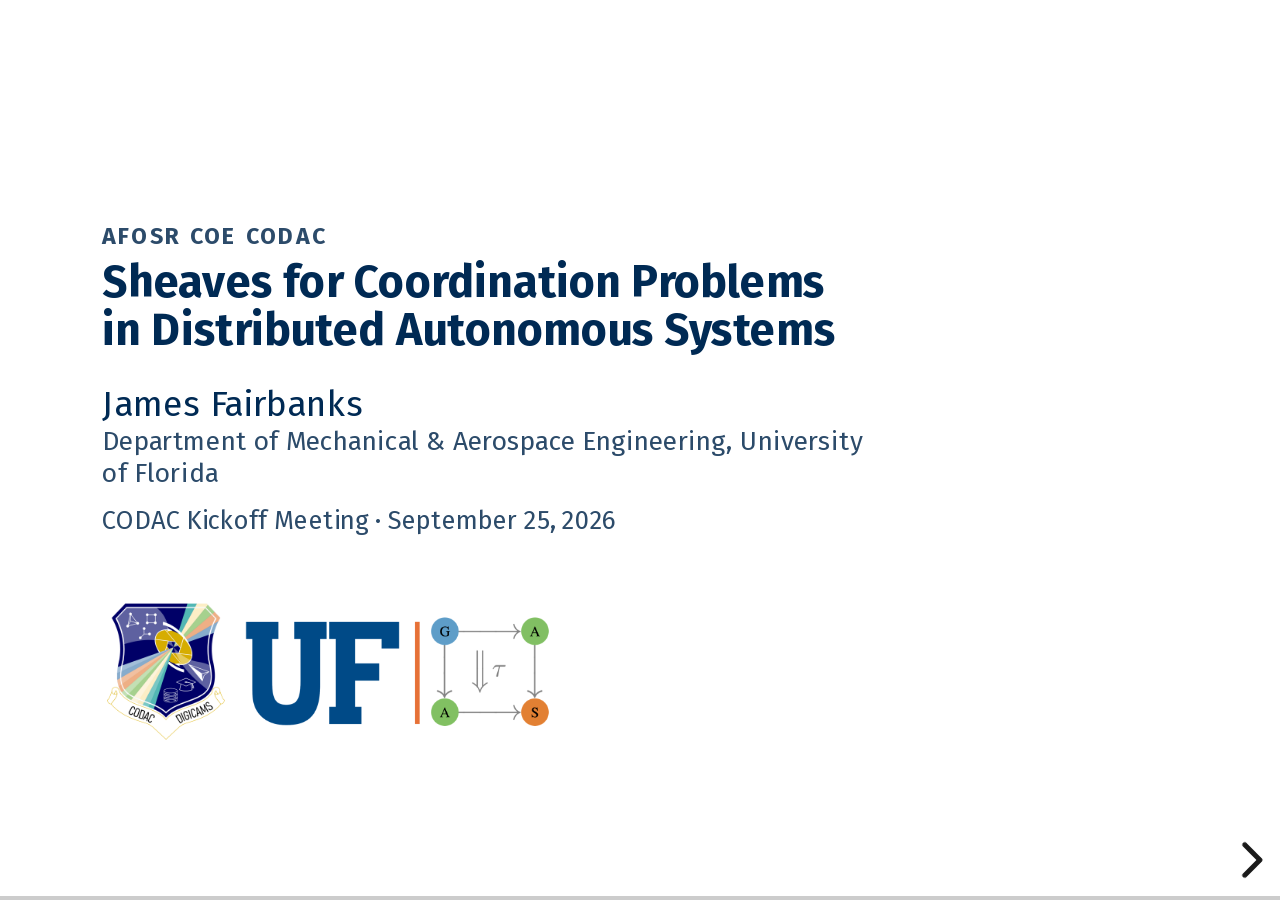
<file: 2026-09-25-codac-kickoff-uf-fairbanks-sheaves-coordination/index.html>
<!doctype html>
<html lang="en">
  <head>
    <meta charset="utf-8">
<title>Sheaves for Coordination Problems in Distributed Autonomous Systems — AFOSR COE CODAC</title>

<meta name="author" content="AFOSR COE CODAC">
<meta name="viewport" content="width=device-width, initial-scale=1.0, maximum-scale=1.0, user-scalable=no">

<link rel="stylesheet" href="../reveal-js/dist/reveal.css">
<link rel="stylesheet" href="../vendored/katex-0.16.11/katex.min.css">
<link rel="stylesheet" href="../vendored/fira-sans-2026-09/fira-sans.css">
<link rel="stylesheet" href="../_ds/fairbanks-research-talk-design-system-7193341c-92ad-490d-a789-ef6442329aec/tokens/fonts.css">
<link rel="stylesheet" href="../_ds/fairbanks-research-talk-design-system-7193341c-92ad-490d-a789-ef6442329aec/tokens/colors.css">
<link rel="stylesheet" href="../_ds/fairbanks-research-talk-design-system-7193341c-92ad-490d-a789-ef6442329aec/tokens/typography.css">
<link rel="stylesheet" href="../_ds/fairbanks-research-talk-design-system-7193341c-92ad-490d-a789-ef6442329aec/tokens/spacing.css">
<link rel="stylesheet" href="../_ds/fairbanks-research-talk-design-system-7193341c-92ad-490d-a789-ef6442329aec/tokens/effects.css">
<link rel="stylesheet" href="../_ds/fairbanks-research-talk-design-system-7193341c-92ad-490d-a789-ef6442329aec/styles.css">
<link rel="stylesheet" href="../gatas-talks/talk.css">
<link rel="stylesheet" href="../css/palettes.css">
<link rel="stylesheet" href="../css/site.css">

  </head>
  <body>
    
    <div class="reveal">
      <div class="slides">
<section data-label="1 · Title" data-background-color="#ffffff" class="slide-light">
  <div class="slide-canvas">
    
<div class="title-block">
  <div class="title-kicker">AFOSR COE CODAC</div>
  <div class="title-main">Sheaves for Coordination Problems in Distributed Autonomous Systems</div>
  <div class="title-speaker">James Fairbanks</div>
  <div class="title-affiliation">Department of Mechanical &amp; Aerospace Engineering, University of Florida</div>
  <div class="title-venue">CODAC Kickoff Meeting · September 25, 2026</div>
</div>
<div class="title-logos">
  <img src="../assets/brand/codac-digicams-shield.png" alt="CODAC DIGICAMS Shield" style="height:170px">
  <img src="../assets/brand/gatas-lockup.png" alt="UF · GATAS Lab" style="height:136px">
</div>
<div class="title-panel" style="top:180px;height:296px">
  <video data-autoplay src="../assets/video/rayleigh-taylor-volume.mp4" autoplay="autoplay" loop="loop" muted="muted" playsinline="playsinline" class="wide"></video>
</div>
<div class="title-panel" style="top:500px;height:284px">
  <video data-autoplay src="../assets/video/robotarium.mp4#t=22" autoplay="autoplay" loop="loop" muted="muted" playsinline="playsinline" onloadedmetadata="this.currentTime=22"></video>
</div>

  </div>
</section>

<section data-label="2 · Sheaves and Target Tracking" class="slide-dark">
  <div class="slide-canvas">
    <div style="position:absolute;left:120px;top:277px;width:1060px">
  <div style="font-size:var(--text-md);letter-spacing:3px;opacity:.85;font-weight:700">PART ONE</div>
  <div style="margin-top:24px;font-size:86px;line-height:1.04">Sheaves and Target Tracking</div>
  <div style="margin-top:32px;width:860px;height:2px;background:rgb(255 239 207 / .35)"></div>
  <div style="margin-top:32px;font-size:var(--text-3xl);line-height:1.2;opacity:.9">Sheaves as the Bridge from Diagrams
    to Real Robots</div>
  
  <div style="margin-top:22px;display:flex;align-items:flex-start;gap:10px"><div style="flex:0 0 52px;padding-top:34px;font-size:20px;letter-spacing:2px;font-weight:700;opacity:.72">WITH</div>
  <div style="flex:0 0 132px;text-align:center"><img src="../assets/photos/tyler-hanks.jpg" alt="Tyler Hanks" style="width:88px;height:88px;border-radius:50%;border:2px solid rgb(255 239 207 / .5);box-shadow:0 3px 12px rgb(0 0 0 / .3);object-fit:cover;display:block;margin:0 auto"><div style="margin-top:9px;font-size:18px;line-height:1.15;opacity:.9">Tyler Hanks</div></div>
  <div style="flex:0 0 132px;text-align:center"><img src="../assets/photos/joana-bou-barcelo.jpg" alt="Joana Bou Barcelo" style="width:88px;height:88px;border-radius:50%;border:2px solid rgb(255 239 207 / .5);box-shadow:0 3px 12px rgb(0 0 0 / .3);object-fit:cover;display:block;margin:0 auto"><div style="margin-top:9px;font-size:18px;line-height:1.15;opacity:.9">Joana Bou Barcelo</div></div>
  <div style="flex:0 0 132px;text-align:center"><img src="../assets/photos/wilmer-leal.jpg" alt="Wilmer Leal" style="width:88px;height:88px;border-radius:50%;border:2px solid rgb(255 239 207 / .5);box-shadow:0 3px 12px rgb(0 0 0 / .3);object-fit:cover;display:block;margin:0 auto"><div style="margin-top:9px;font-size:18px;line-height:1.15;opacity:.9">Wilmer Leal</div></div>
  <div style="flex:0 0 132px;text-align:center"><img src="../assets/photos/itay-kadosh.jpg" alt="Itay Kadosh" style="width:88px;height:88px;border-radius:50%;border:2px solid rgb(255 239 207 / .5);box-shadow:0 3px 12px rgb(0 0 0 / .3);object-fit:cover;display:block;margin:0 auto"><div style="margin-top:9px;font-size:18px;line-height:1.15;opacity:.9">Itay Kadosh</div></div>
  <div style="flex:0 0 132px;text-align:center"><img src="../assets/photos/hans-riess.jpg" alt="Hans Riess" style="width:88px;height:88px;border-radius:50%;border:2px solid rgb(255 239 207 / .5);box-shadow:0 3px 12px rgb(0 0 0 / .3);object-fit:cover;display:block;margin:0 auto"><div style="margin-top:9px;font-size:18px;line-height:1.15;opacity:.9">Hans Riess</div></div>
  <div style="flex:0 0 132px;text-align:center"><img src="../assets/photos/matthew-hale.jpg" alt="Matthew Hale" style="width:88px;height:88px;border-radius:50%;border:2px solid rgb(255 239 207 / .5);box-shadow:0 3px 12px rgb(0 0 0 / .3);object-fit:cover;display:block;margin:0 auto"><div style="margin-top:9px;font-size:18px;line-height:1.15;opacity:.9">Matthew Hale</div></div>
  <div style="flex:0 0 132px;text-align:center"><img src="../assets/photos/warren-dixon.jpg" alt="Warren Dixon" style="width:88px;height:88px;border-radius:50%;border:2px solid rgb(255 239 207 / .5);box-shadow:0 3px 12px rgb(0 0 0 / .3);object-fit:cover;display:block;margin:0 auto"><div style="margin-top:9px;font-size:18px;line-height:1.15;opacity:.9">Warren Dixon</div></div></div>
</div>
<img src="../assets/brand/gatas-mark-onnavy.png" alt=""
  style="position:absolute;right:96px;bottom:88px;width:220px;height:220px;object-fit:contain;opacity:.85">

    <div class="ds-slide-num">2</div>
  </div>
</section>

<section data-label="3 · Graph-Laplacian Control, and Its Assumptions" data-background-color="#ffffff" class="slide-light">
  <div class="slide-canvas">
    <h1 class="slide-h1">Graph-Laplacian Control, and Its Assumptions</h1>
    <div
  style="position:absolute;left:48px;top:130px;width:740px;font-size:var(--text-2xl);line-height:1.24;text-wrap:pretty">
  Agents are nodes, sensing or communication links are edges. Each agent compares its state with its
  neighbors', and local disagreement drives the network toward a global objective.</div>
<ul class="ds-bullet-list" style="position: absolute; left: 54px; top: 358px; width: 740px">
  <li class="size-body" style=""><span class="bullet-mark">●</span><span class="bullet-text">Compatible state
      spaces across every agent</span></li>
  <li class="size-body" style=""><span class="bullet-mark">●</span><span class="bullet-text">A measurement
      each pair of neighbors can compare directly</span></li>
  <li class="size-body" style=""><span class="bullet-mark">●</span><span
      class="bullet-text">Two planar robots comparing positions in the same frame</span></li>
</ul>
<img src="../assets/figures/ring-graph.png" alt="Sixteen agents arranged on a ring communication graph" style="position:absolute;left:1030px;top:126px;width:200px;height:200px;object-fit:contain">
<img src="../assets/figures/ring-consensus.gif" alt="The agent states on the ring evolving under Laplacian feedback" style="position:absolute;left:932px;top:350px;width:477px;height:340px;object-fit:contain">
<div style="position:absolute;left:48px;right:48px;bottom:64px;font-size:var(--text-2xl);line-height:1.18;color:var(--slate)">Natural for consensus, formation control, and leader–follower tracking — as long as the states are
  comparable.</div>

    <div class="ds-slide-num">3</div>
  </div>
</section>

<section data-label="4 · Real Systems Are Heterogeneous" data-background-color="#ffffff" class="slide-light">
  <div class="slide-canvas">
    <h1 class="slide-h1">Real Systems Are Heterogeneous</h1>
    <ul class="ds-bullet-list at-left" style="top:140px">
  <li class="size-body"><span class="bullet-mark">●</span><span class="bullet-text">Agents and
      targets need not live in the same dimension</span></li>
  <li class="size-body"><span class="bullet-mark">●</span><span class="bullet-text">Only partial or
      projected measurements may be available</span></li>
  <li class="size-body"><span class="bullet-mark">●</span><span class="bullet-text">Sensing models
      differ across a fleet</span></li>
  <li class="size-body"><span class="bullet-mark">●</span><span class="bullet-text">The graph
      records who talks to whom, and nothing about what they can compare</span></li>
</ul>
<figure class="card roomy at-right" style="margin:0;top:110px">
  <figcaption style="font-size:var(--text-md);line-height:1.26;color:var(--navy);margin-bottom:16px">
    Drones, surface vessels and submarines share a mission but not a state space. Measurements must be
    translated to be compared.</figcaption>
  <img src="../assets/figures/vehicles-v2.svg"
    alt="Drones in the air, surface vessels on the water and submarines below, linked across all three layers"
    style="width:100%;height:500px;object-fit:contain;display:block">
</figure>

    <div class="ds-cite">[<span class="cite-ours">4</span>] T. Hanks, H. Riess, S. Cohen, T. Gross, M. Hale, and J. Fairbanks. <i>IEEE Conference on Decision and Control,</i> 2025</div>
    <div class="ds-slide-num">4</div>
  </div>
</section>

<section data-label="5 · Cellular Sheaves Over Graphs" data-background-color="#ffffff" class="slide-light">
  <div class="slide-canvas">
    <h1 class="slide-h1">Cellular Sheaves Over Graphs</h1>
    <div class="card blue roomy at-full" style="top:106px">
  <div class="ds-theorem-block block" style="font-size:var(--text-md);line-height:1.36"><div class="theorem-head">Definition (Cellular Sheaf)</div><div class="theorem-body">A <strong>cellular sheaf</strong> <span class="katex-inline" data-tex="\mathcal{F}">\(\mathcal{F}\)</span> over a graph <span class="katex-inline" data-tex="G = (V, E)">\(G = (V, E)\)</span> consists of:
    <ul style="margin:10px 0 0 28px;padding:0;list-style-type:disc;font-size:var(--text-md);line-height:1.4">
      <li>A <strong>vertex stalk</strong> (vector space) <span class="katex-inline" data-tex="\mathcal{F}(v)">\(\mathcal{F}(v)\)</span> for each vertex <span class="katex-inline" data-tex="v \in V">\(v \in V\)</span></li>
      <li>An <strong>edge stalk</strong> (vector space) <span class="katex-inline" data-tex="\mathcal{F}(e)">\(\mathcal{F}(e)\)</span> for each edge <span class="katex-inline" data-tex="e \in E">\(e \in E\)</span></li>
      <li>A linear <strong>restriction map</strong> <span class="katex-inline" data-tex="\mathcal{F}_{v \unlhd e}\colon \mathcal{F}(v) \to \mathcal{F}(e)">\(\mathcal{F}_{v \unlhd e}\colon \mathcal{F}(v) \to \mathcal{F}(e)\)</span> for each incident pair <span class="katex-inline" data-tex="v \unlhd e">\(v \unlhd e\)</span></li>
    </ul></div></div>
</div>

<figure
  style="margin:0;position:absolute;left:100px;right:100px;top:372px;bottom:52px;display:flex;align-items:center;justify-content:center">
  <img src="../assets/figures/sheaf-over-graph-planes.svg"
    alt="Vector-space stalks drawn as planes standing over the vertices and edges of a base graph, connected by restriction maps"
    style="width:100%;height:100%;object-fit:contain">
</figure>

    <div class="ds-cite">[2] J. Hansen and R. Ghrist. <i>Journal of Applied and Computational Topology,</i> 3(4):315–358, 2019</div>
    <div class="ds-slide-num">5</div>
  </div>
</section>

<section data-label="6 · Three Agents Tracking One Target" data-background-color="#ffffff" class="slide-light">
  <div class="slide-canvas">
    <h1 class="slide-h1">Three Agents Tracking One Target</h1>
    <div class="at-full" style="top:104px;display:grid;grid-template-columns:1fr 1fr;gap:48px">
  <figure style="margin:0;display:flex;flex-direction:column;gap:10px">
    <svg viewBox="0 0 520 400" style="width:100%;height:462px">
      <g stroke="#B1B3B6" stroke-width="2.5" stroke-dasharray="7 7">
        <line x1="20" y1="330" x2="500" y2="330"></line>
        <line x1="90" y1="20" x2="90" y2="390"></line>
        <line x1="40" y1="31.8" x2="480" y2="368.2"></line>
      </g>
      <g stroke="#002A54" stroke-width="3">
        <line x1="200" y1="230" x2="430" y2="330"></line>
        <line x1="200" y1="230" x2="90" y2="330"></line>
        <line x1="200" y1="230" x2="90" y2="70"></line>
      </g>
      <circle cx="430" cy="330" r="34" fill="rgb(108 154 195 / .28)"></circle>
      <circle cx="90" cy="330" r="34" fill="rgb(226 143 65 / .28)"></circle>
      <circle cx="90" cy="70" r="34" fill="rgb(128 190 99 / .28)"></circle>
      <circle cx="200" cy="230" r="34" fill="rgb(190 155 105 / .28)"></circle>
      <g fill="#fff" stroke="#002A54" stroke-width="3">
        <circle cx="430" cy="330" r="12"></circle>
        <circle cx="90" cy="330" r="12"></circle>
        <circle cx="90" cy="70" r="12"></circle>
        <circle cx="200" cy="230" r="12"></circle>
      </g>
      <g fill="#002A54" font-size="28" font-style="italic" text-anchor="middle"
        font-family="var(--font-math)"><text x="477.7" y="360.7">ℝ²</text><text x="51.5"
          y="375.0">ℝ²</text><text x="60.5" y="37.1">ℝ²</text><text x="200" y="192">ℝ²</text></g>
      <g fill="#2C4B6A" font-size="26" font-style="italic" text-anchor="middle"
        font-family="var(--font-math)"><text x="323.8" y="268.8">ℝ</text><text x="159.8"
          y="305.3">ℝ</text><text x="126.9" y="171.5">ℝ</text></g><text x="200" y="160" text-anchor="middle"
        font-family="var(--font-core)" font-style="italic" font-size="24"
        fill="#2C4B6A">target</text>
    </svg>
    <figcaption style="font-size:var(--text-md);line-height:1.24;color:var(--slate);font-style:italic">
      Initial configuration: one agent per line, target inside</figcaption>
  </figure>
  <figure style="margin:0;display:flex;flex-direction:column;gap:10px">
    <svg viewBox="0 0 520 400" style="width:100%;height:462px">
      <g stroke="#B1B3B6" stroke-width="2.5" stroke-dasharray="7 7">
        <line x1="20" y1="330" x2="500" y2="330"></line>
        <line x1="90" y1="20" x2="90" y2="390"></line>
        <line x1="40" y1="31.8" x2="480" y2="368.2"></line>
      </g>
      <g stroke="#002A54" stroke-width="3">
        <line x1="200" y1="230" x2="200" y2="330"></line>
        <line x1="200" y1="230" x2="90" y2="230"></line>
        <line x1="200" y1="230" x2="236.3" y2="181.9"></line>
      </g>
      <circle cx="200" cy="330" r="34" fill="rgb(108 154 195 / .28)"></circle>
      <circle cx="90" cy="230" r="34" fill="rgb(226 143 65 / .28)"></circle>
      <circle cx="236.3" cy="181.9" r="34" fill="rgb(128 190 99 / .28)"></circle>
      <circle cx="200" cy="230" r="34" fill="rgb(190 155 105 / .28)"></circle>
      <g fill="#fff" stroke="#002A54" stroke-width="3">
        <circle cx="200" cy="330" r="12"></circle>
        <circle cx="90" cy="230" r="12"></circle>
        <circle cx="236.3" cy="181.9" r="12"></circle>
        <circle cx="200" cy="230" r="12"></circle>
      </g><text x="200" y="160" text-anchor="middle" font-family="var(--font-core)"
        font-style="italic" font-size="24" fill="#2C4B6A">target</text>
      <g fill="none" stroke="#2C4B6A" stroke-width="2.5">
        <path d="M200,316 h14 v14"></path>
        <path d="M104,230 v-14 h-14"></path>
        <path d="M247.4,190.4 L239.0,201.6 L227.9,193.1"></path>
      </g>
    </svg>
    <figcaption style="font-size:var(--text-md);line-height:1.24;color:var(--slate);font-style:italic">
      Equilibrium: each agent at a perpendicular foot</figcaption>
  </figure>
</div>
<div style="position:absolute;left:48px;right:48px;bottom:56px;font-size:var(--text-2xl);line-height:1.18;color:var(--slate)">Every agent stalk is ℝ², every edge stalk ℝ: each edge compares the target against the line its agent moves
  along. This is the sheaf behind a Robotarium demo.</div>

    <div class="ds-slide-num">6</div>
  </div>
</section>

<section data-label="7 · Sheaf Laplacians Compute Global Sections" data-background-color="#ffffff" class="slide-light">
  <div class="slide-canvas">
    <h1 class="slide-h1">Sheaf Laplacians Compute Global Sections</h1>
    <div class="at-full" style="top:110px;display:flex;flex-direction:column;gap:24px">
  <div style="font-size:var(--text-xl);line-height:1.25;color:var(--navy)">
    The sheaf Laplacian is <span class="katex-inline" data-tex="L_\mathcal{F} \triangleq \delta^\top \delta">\(L_\mathcal{F} \triangleq \delta^\top \delta\)</span> where <span class="katex-inline" data-tex="(\delta \mathbf{x})_{ij} \triangleq \mathcal{F}_{i \unlhd ij} x_i - \mathcal{F}_{j \unlhd ij} x_j">\((\delta \mathbf{x})_{ij} \triangleq \mathcal{F}_{i \unlhd ij} x_i - \mathcal{F}_{j \unlhd ij} x_j\)</span>
  </div>

  <div style="display:grid;grid-template-columns:1fr 1.32fr;gap:28px;align-items:stretch">
    <div class="ds-outlined-region stroke-blue" style="padding:20px 24px;align-items:flex-start;justify-content:center;gap:10px;min-height:180px">
      <div style="font-size:var(--text-lg);font-weight:700;color:var(--navy)">Graph Laplacian:</div>
      <div class="ds-math-block" data-tex="(L_G \mathbf{x})_i = \sum_{j \in N_i} (x_i - x_j)" style="width:100%;font-size:var(--text-lg);margin:auto 0">\[ (L_G \mathbf{x})_i = \sum_{j \in N_i} (x_i - x_j) \]</div>
    </div>
    <div class="ds-outlined-region stroke-orange" style="padding:20px 24px;align-items:flex-start;justify-content:center;gap:10px;min-height:180px;overflow:visible">
      <div style="font-size:var(--text-lg);font-weight:700;color:var(--navy)">Sheaf Laplacian:</div>
      <div class="ds-math-block" data-tex="(L_\mathcal{F} \mathbf{x})_i = \sum_{j \in N_i} \mathcal{F}_{i \unlhd ij}^\top \left( \mathcal{F}_{i \unlhd ij}(x_i) - \mathcal{F}_{j \unlhd ij}(x_j) \right)" style="width:100%;font-size:var(--text-lg);margin:auto 0">\[ (L_\mathcal{F} \mathbf{x})_i = \sum_{j \in N_i} \mathcal{F}_{i \unlhd ij}^\top \left( \mathcal{F}_{i \unlhd ij}(x_i) - \mathcal{F}_{j \unlhd ij}(x_j) \right) \]</div>
    </div>
  </div>

  <div class="card blue">
    <div class="ds-theorem-block" style="font-size:var(--text-md);line-height:1.3"><span class="theorem-head">Proposition (Global Sections as Kernel).</span> <span class="theorem-body">The space of <strong>global sections</strong> satisfies <span class="katex-inline" data-tex="\Gamma(G; \mathcal{F}) \triangleq \ker \delta = \ker L_\mathcal{F}">\(\Gamma(G; \mathcal{F}) \triangleq \ker \delta = \ker L_\mathcal{F}\)</span>.</span></div>
  </div>

  <div class="card green">
    <div class="ds-theorem-block" style="font-size:var(--text-md);line-height:1.3"><span class="theorem-head">Theorem (Sheaf Diffusion Convergence).</span> <span class="theorem-body">Sheaf diffusion <span class="katex-inline" data-tex="\dot{\mathbf{x}} = -L_\mathcal{F} \mathbf{x}">\(\dot{\mathbf{x}} = -L_\mathcal{F} \mathbf{x}\)</span> converges to the orthogonal projection of <span class="katex-inline" data-tex="\mathbf{x}(0)">\(\mathbf{x}(0)\)</span> onto <span class="katex-inline" data-tex="\Gamma(G; \mathcal{F})">\(\Gamma(G; \mathcal{F})\)</span>.</span></div>
  </div>
</div>

<div class="at-full" style="bottom:56px;font-size:var(--text-2xl);line-height:1.2;text-wrap:pretty;color:var(--slate)">
  The operator that drives consensus on a graph has an exact analogue for heterogeneous agents, and its kernel
  is the space of global sections.</div>

    <div class="ds-cite">[30] J. Hansen. <i>Laplacians of Cellular Sheaves: Theory and Applications,</i> PhD dissertation, University of Pennsylvania, 2020</div>
    <div class="ds-slide-num">7</div>
  </div>
</section>

<section data-label="8 · Coordination Sheaves" data-background-color="#ffffff" class="slide-light">
  <div class="slide-canvas">
    <h1 class="slide-h1">Coordination Sheaves</h1>
    <div class="at-full" style="top:104px;font-size:var(--text-xl);line-height:1.2;color:var(--slate);text-wrap:pretty">
  A coordination sheaf provides a precise dictionary between geometry and control objectives.</div>

<div style="position:absolute;left:48px;top:200px;width:560px;display:flex;flex-direction:column;gap:18px">
  <div class="card blue">
    <div class="ds-theorem-block" style="font-size:var(--text-md);line-height:1.28"><span class="theorem-head">Definition (Coordination Sheaf).</span> <span class="theorem-body">A <strong>coordination sheaf</strong> on a graph <span class="katex-inline" data-tex="G=(V,E)">\(G=(V,E)\)</span> is a cellular sheaf <span class="katex-inline" data-tex="\mathcal{F}">\(\mathcal{F}\)</span> over <span class="katex-inline" data-tex="G">\(G\)</span> together with differentiable potential functions <span class="katex-inline" data-tex="U_{ij}\colon \mathcal{F}(ij)\to \mathbb{R}">\(U_{ij}\colon \mathcal{F}(ij)\to \mathbb{R}\)</span> for each edge <span class="katex-inline" data-tex="ij \in E">\(ij \in E\)</span>.</span></div>
  </div>
</div>

<div
  style="position:absolute;left:648px;top:172px;width:840px;display:flex;flex-direction:column;align-items:center">
  <div style="font-size:var(--text-md);font-weight:700;color:var(--slate);font-style:italic;margin-bottom:14px;text-align:center">
    MAS Interpretations for Coordination Sheaves
  </div>
  <table style="width:100%;border-collapse:collapse;font-size:var(--text-sm);line-height:1.32;color:var(--navy)">
    <thead>
      <tr style="border-top:2.5px solid var(--navy);border-bottom:1.5px solid var(--navy)">
        <th style="padding:12px 16px;text-align:left;font-family:var(--font-core);font-weight:700">Sheaf Concept</th>
        <th style="padding:12px 16px;text-align:left;font-family:var(--font-core);font-weight:700">MAS Interpretation</th>
      </tr>
    </thead>
    <tbody>
      <tr style="border-bottom:1px solid var(--line)">
        <td style="padding:12px 16px">Graph <span class="katex-inline" data-tex="G">\(G\)</span></td>
        <td style="padding:12px 16px">Bidirectional communication topology</td>
      </tr>
      <tr style="border-bottom:1px solid var(--line)">
        <td style="padding:12px 16px">Vertex stalk <span class="katex-inline" data-tex="\mathcal{F}(i)">\(\mathcal{F}(i)\)</span></td>
        <td style="padding:12px 16px">State space of agent <span class="katex-inline" data-tex="i">\(i\)</span></td>
      </tr>
      <tr style="border-bottom:1px solid var(--line)">
        <td style="padding:12px 16px">0-cochains <span class="katex-inline" data-tex="C^0(G;\mathcal{F})">\(C^0(G;\mathcal{F})\)</span></td>
        <td style="padding:12px 16px">Global state space</td>
      </tr>
      <tr style="border-bottom:1px solid var(--line)">
        <td style="padding:12px 16px">Edge stalk <span class="katex-inline" data-tex="\mathcal{F}(ij)">\(\mathcal{F}(ij)\)</span></td>
        <td style="padding:12px 16px">Communication space between <span class="katex-inline" data-tex="i">\(i\)</span> and <span class="katex-inline" data-tex="j">\(j\)</span></td>
      </tr>
      <tr style="border-bottom:1px solid var(--line)">
        <td style="padding:12px 16px">Restriction map <span class="katex-inline" data-tex="\mathcal{F}_{i \unlhd ij}">\(\mathcal{F}_{i \unlhd ij}\)</span></td>
        <td style="padding:12px 16px">Registers state between agents</td>
      </tr>
      <tr style="border-bottom:2.5px solid var(--navy)">
        <td style="padding:12px 16px">Potential <span class="katex-inline" data-tex="U_{ij}">\(U_{ij}\)</span></td>
        <td style="padding:12px 16px">Coordination goal between <span class="katex-inline" data-tex="i">\(i\)</span> and <span class="katex-inline" data-tex="j">\(j\)</span></td>
      </tr>
    </tbody>
  </table>
</div>

    <div class="ds-cite">[<span class="cite-ours">4</span>] T. Hanks, H. Riess, S. Cohen, T. Gross, M. Hale, and J. Fairbanks. <i>IEEE Conference on Decision and Control,</i> 2025</div>
    <div class="ds-slide-num">8</div>
  </div>
  <aside class="notes">Translates multi-agent systems (MAS) concepts directly into the algebraic language of cellular sheaves.
</aside>
</section>

<section data-label="9 · Beyond Consensus: Edge Potentials" data-background-color="#ffffff" class="slide-light">
  <div class="slide-canvas">
    <h1 class="slide-h1">Beyond Consensus: Edge Potentials</h1>
    <div class="at-full" style="top:100px;font-size:var(--text-2xl);line-height:1.18;color:var(--slate)">
  Choosing the edge potential chooses the coordination behavior of the fleet.</div>

<div style="position:absolute;left:48px;top:196px;width:660px;display:flex;flex-direction:column;gap:20px">
  <div style="font-size:var(--text-xl);line-height:1.26;text-wrap:pretty">
    Minimizing the potential over an edge corresponds to satisfying a coordination goal between the agents incident to that edge.
  </div>
  <div class="ds-math-block" data-tex="U(x) = \sum_{e \in E} U_e\big( (\delta x)_e \big)" style="margin:4px 0">\[ U(x) = \sum_{e \in E} U_e\big( (\delta x)_e \big) \]</div>
  <div style="font-size:var(--text-lg);line-height:1.26;color:var(--navy)">
    Let <span class="katex-inline" data-tex="y \coloneqq \mathcal{F}_{i \unlhd ij} x_i - \mathcal{F}_{j \unlhd ij} x_j">\(y \coloneqq \mathcal{F}_{i \unlhd ij} x_i - \mathcal{F}_{j \unlhd ij} x_j\)</span> be the edge disagreement between neighbors.
  </div>
</div>
<div
  style="position:absolute;left:750px;top:196px;width:738px;display:flex;flex-direction:column;align-items:center">
  <div style="font-size:var(--text-md);font-weight:700;color:var(--slate);font-style:italic;margin-bottom:18px;text-align:center">
    Potential Functions and Coordination Goals
  </div>
  <table style="width:100%;border-collapse:collapse;font-size:var(--text-md);line-height:1.35;color:var(--navy)">
    <thead>
      <tr style="border-top:2.5px solid var(--navy);border-bottom:1.5px solid var(--navy)">
        <th style="padding:17px 18px;text-align:left;font-family:var(--font-core);font-weight:700">Potential Function</th>
        <th style="padding:17px 18px;text-align:left;font-family:var(--font-core);font-weight:700">Coordination Goal</th>
      </tr>
    </thead>
    <tbody>
      <tr style="border-bottom:1px solid var(--line)">
        <td style="padding:19px 18px"><span class="katex-inline" data-tex="\frac{1}{2}\|y\|_2^2">\(\frac{1}{2}\|y\|_2^2\)</span></td>
        <td style="padding:19px 18px">Consensus</td>
      </tr>
      <tr style="border-bottom:1px solid var(--line)">
        <td style="padding:19px 18px"><span class="katex-inline" data-tex="y^\top A y">\(y^\top A y\)</span></td>
        <td style="padding:19px 18px">Matrix-weighted consensus</td>
      </tr>
      <tr style="border-bottom:1px solid var(--line)">
        <td style="padding:19px 18px"><span class="katex-inline" data-tex="-\frac{1}{2}\|y\|_2^2">\(-\frac{1}{2}\|y\|_2^2\)</span></td>
        <td style="padding:19px 18px">Dissensus</td>
      </tr>
      <tr style="border-bottom:1px solid var(--line)">
        <td style="padding:19px 18px"><span class="katex-inline" data-tex="\frac{1}{2}\|y - b\|_2^2">\(\frac{1}{2}\|y - b\|_2^2\)</span></td>
        <td style="padding:19px 18px">Reach displacement of <span class="katex-inline" data-tex="b">\(b\)</span></td>
      </tr>
      <tr style="border-bottom:2.5px solid var(--navy)">
        <td style="padding:19px 18px"><span class="katex-inline" data-tex="(\|y\|_2^2 - r^2)^2">\((\|y\|_2^2 - r^2)^2\)</span></td>
        <td style="padding:19px 18px">Reach distance of <span class="katex-inline" data-tex="r">\(r\)</span></td>
      </tr>
    </tbody>
  </table>
</div>

    <div class="ds-cite">[<span class="cite-ours">4</span>] T. Hanks, H. Riess, S. Cohen, T. Gross, M. Hale, and J. Fairbanks. <i>IEEE Conference on Decision and Control,</i> 2025</div>
    <div class="ds-slide-num">9</div>
  </div>
</section>

<section data-label="10 · Homological Programs and Their Guarantees" data-background-color="#ffffff" class="slide-light">
  <div class="slide-canvas">
    <h1 class="slide-h1">Homological Programs and Their Guarantees</h1>
    <div class="at-left" style="top:98px;display:flex;flex-direction:column;gap:16px">
  <div class="card blue">
    <div class="ds-theorem-block" style="font-size:var(--text-sm);line-height:1.24"><span class="theorem-head">Definition (Nonlinear Homological Program).</span> <span class="theorem-body">Data <span class="katex-inline" data-tex="\mathsf{P} = (V, E, \mathcal{F}, \{f_i\}, \{U_e\})">\(\mathsf{P} = (V, E, \mathcal{F}, \{f_i\}, \{U_e\})\)</span> with graph <span class="katex-inline" data-tex="G">\(G\)</span>, sheaf <span class="katex-inline" data-tex="\mathcal{F}">\(\mathcal{F}\)</span>, objectives <span class="katex-inline" data-tex="\{f_i\}">\(\{f_i\}\)</span>, and potentials <span class="katex-inline" data-tex="\{U_e\}">\(\{U_e\}\)</span>:</span></div>
    <div class="ds-math-block" data-tex="\begin{aligned} \underset{\mathbf{x} \in C^0(G;\mathcal{F})}{\text{minimize}} \quad &amp; \sum_{i \in V} f_i(x_i) \\ \text{subject to} \quad &amp; L_\mathcal{F}^{\nabla U} \mathbf{x} = 0 \end{aligned}" style="margin:8px 0 2px;font-size:var(--text-md)">\[ \begin{aligned} \underset{\mathbf{x} \in C^0(G;\mathcal{F})}{\text{minimize}} \quad &amp; \sum_{i \in V} f_i(x_i) \\ \text{subject to} \quad &amp; L_\mathcal{F}^{\nabla U} \mathbf{x} = 0 \end{aligned} \]</div>
  </div>

</div>

<div class="at-right" style="top:98px;display:flex;flex-direction:column;gap:16px">
  <div class="card green">
    <div class="ds-theorem-block" style="font-size:var(--text-sm);line-height:1.26"><span class="theorem-head">Theorem (Convexity &amp; Tractability).</span> <span class="theorem-body">If each edge potential <span class="katex-inline" data-tex="U_e">\(U_e\)</span> is differentiable and convex, and each agent objective <span class="katex-inline" data-tex="f_i">\(f_i\)</span> is convex, then <span class="katex-inline" data-tex="\mathsf{P}">\(\mathsf{P}\)</span> is a convex optimization problem.</span></div>
  </div>

  <div class="card tan">
    <div class="ds-theorem-block" style="font-size:var(--text-sm);line-height:1.26"><span class="theorem-head">Theorem (Nonlinear Sheaf Diffusion).</span> <span class="theorem-body">For single-integrator dynamics <span class="katex-inline" data-tex="\dot{\mathbf{x}} = \mathbf{u} = -L_\mathcal{F}^{\nabla U}\mathbf{x}">\(\dot{\mathbf{x}} = \mathbf{u} = -L_\mathcal{F}^{\nabla U}\mathbf{x}\)</span> with strongly convex edge potentials, trajectories converge exponentially to <span class="katex-inline" data-tex="\arg\min_{\mathbf{x} \in C^0(G;\mathcal{F})} U(\delta_\mathcal{F}\mathbf{x})">\(\arg\min_{\mathbf{x} \in C^0(G;\mathcal{F})} U(\delta_\mathcal{F}\mathbf{x})\)</span>.</span></div>
  </div>

  <div class="card orange">
    <div class="ds-theorem-block" style="font-size:var(--text-sm);line-height:1.24"><span class="theorem-head">Theorem (Decentralized ADMM Convergence).</span> <span class="theorem-body">For convex <span class="katex-inline" data-tex="\mathsf{P}">\(\mathsf{P}\)</span> with quadratic potentials and a Lagrangian saddle point:</span></div>
      <ul style="margin:8px 0 0 0;padding-left:22px;font-style:normal;font-size:var(--text-sm);line-height:1.3;display:flex;flex-direction:column;gap:4px">
        <li><strong>Residual convergence:</strong> <span class="katex-inline" data-tex="\mathbf{x}^k - \mathbf{z}^k \to 0">\(\mathbf{x}^k - \mathbf{z}^k \to 0\)</span></li>
        <li><strong>Objective convergence:</strong> <span class="katex-inline" data-tex="\sum_i f_i(x_i^k) &#43; \chi_\mathcal{C}(\mathbf{z}^k) \to p^\star">\(\sum_i f_i(x_i^k) + \chi_\mathcal{C}(\mathbf{z}^k) \to p^\star\)</span></li>
        <li><strong>Dual variable convergence:</strong> <span class="katex-inline" data-tex="\mathbf{y}^k \to \mathbf{y}^\star">\(\mathbf{y}^k \to \mathbf{y}^\star\)</span> (dual optimal point)</li>
      </ul>
  </div>
</div>

<div style="position:absolute;left:48px;right:48px;bottom:50px;font-size:var(--text-xl);line-height:1.18;color:var(--slate)">Local gradient flow on the sheaf potential computes the global coordination state with provable convergence.</div>

    <div class="ds-cite">[<span class="cite-ours">4</span>] T. Hanks, H. Riess, S. Cohen, T. Gross, M. Hale, and J. Fairbanks. <i>IEEE Conference on Decision and Control,</i> 2025<span class="ds-cite-more"> &middot; [3, 9]</span></div>
    <div class="ds-slide-num">10</div>
  </div>
</section>

<section data-label="11 · Sheaf Diffusion Is Robust to Asynchrony" data-background-color="#ffffff" class="slide-light">
  <div class="slide-canvas">
    <h1 class="slide-h1">Sheaf Diffusion Is Robust to Asynchrony</h1>
    <figure class="at-full" style="margin:0;top:98px;display:flex;flex-direction:column;gap:10px">
  <img src="../assets/figures/asynch-convergence-vs-delay.svg"
    alt="Energy and relative error against time for maximum delay B in 1, 10, 50, 100 and 200, on a 4-regular graph, an Erdos-Renyi graph and a star graph. Every curve converges; larger B converges later."
    style="width:1440px;height:508px;object-fit:contain">
  <figcaption style="font-size:var(--text-sm);line-height:1.24;color:var(--slate);font-style:italic;white-space:nowrap">
    Energy and relative error at maximum delay B = 1, 10, 50, 100 and 200, on three topologies</figcaption>
</figure>

<ul class="ds-bullet-list" style="position:absolute;left:48px;right:112px;bottom:58px;gap:8px">
  <li class="size-body" style="font-size:var(--text-lg)"><span class="bullet-mark">&#9679;</span><span
      class="bullet-text">Every agent updates and broadcasts on its own clock &mdash; no shared
      round, no global barrier</span></li>
  <li class="size-body" style="font-size:var(--text-lg)"><span class="bullet-mark">&#9679;</span><span
      class="bullet-text">Longer delays postpone convergence; they do not break it, on a
      4-regular graph, an Erd&#337;s&ndash;R&eacute;nyi graph, or a star</span></li>
</ul>

    <div class="ds-cite">[<span class="cite-ours">14</span>] Y. Zhao, T. Hanks, H. Riess, S. Cohen, M. Hale, and J. Fairbanks. <i>IEEE American Control Conference,</i> 2026<span class="ds-cite-more"> &middot; <a href="https://algebraicjulia.github.io/CellularSheaves.jl/stable/generated/asynch/convergence_vs_delay/" target="_blank" rel="noopener">the experiment in the CellularSheaves.jl docs</a></span></div>
    <div class="ds-slide-num">11</div>
  </div>
</section>

<section data-label="12 · Harmonic Extension as Control Objective" data-background-color="#ffffff" class="slide-light">
  <div class="slide-canvas">
    <h1 class="slide-h1">Harmonic Extension as Control Objective</h1>
    <div style="position:absolute;left:48px;top:104px;width:730px;display:flex;flex-direction:column;gap:16px">

  <div class="card blue">
    <div style="font-size:var(--text-md);font-weight:700;margin-bottom:8pxcolor:var(--navy)">Finding a Global Section</div>
    <div class="ds-math-block" data-tex="\mathcal{L}_{\mathcal{F}} \begin{bmatrix} q \\ p \end{bmatrix} = \begin{bmatrix} \mathcal{H} &amp; -\mathcal{B} \\ -\mathcal{B}^\top &amp; \mathcal{L}_P \end{bmatrix} \begin{bmatrix} q \\ p \end{bmatrix} = 0" style="font-size:var(--text-lg);margin:0">\[ \mathcal{L}_{\mathcal{F}} \begin{bmatrix} q \\ p \end{bmatrix} = \begin{bmatrix} \mathcal{H} &amp; -\mathcal{B} \\ -\mathcal{B}^\top &amp; \mathcal{L}_P \end{bmatrix} \begin{bmatrix} q \\ p \end{bmatrix} = 0 \]</div>
  </div>

  <div class="card blue rule-green">
    <div style="font-size:var(--text-md);font-weight:700;margin-bottom:8pxcolor:var(--green)">Harmonic Extension</div>
    <div class="ds-math-block" data-tex="\mathcal{H} q = \mathcal{B} p \quad \Longrightarrow \quad q^\star = \mathcal{H}^{-1}\mathcal{B} p" style="font-size:var(--text-lg);margin:0">\[ \mathcal{H} q = \mathcal{B} p \quad \Longrightarrow \quad q^\star = \mathcal{H}^{-1}\mathcal{B} p \]</div>
  </div>

  <div class="card blue rule-sky">
    <div style="font-size:var(--text-md);font-weight:700;margin-bottom:8pxcolor:var(--navy)">What the Blocks Mean</div>
    <div style="display:flex;flex-direction:column;gap:9px;font-size:var(--text-sm);line-height:1.26;color:var(--navy)">
      <div><span class="katex-inline" data-tex="\mathcal{H} = \mathcal{L}_Q &#43; D">\(\mathcal{H} = \mathcal{L}_Q + D\)</span> &nbsp;total agent interaction map</div>
      <div><span class="katex-inline" data-tex="\mathcal{B}">\(\mathcal{B}\)</span> &nbsp;agent&#8211;target sensing map</div>
      <div><span class="katex-inline" data-tex="\eta = \mathcal{H}q - \mathcal{B}p">\(\eta = \mathcal{H}q - \mathcal{B}p\)</span> &nbsp;agent disagreement relative to targets</div>
    </div>
  </div>

</div>

<div class="card orange" style="position:absolute;left:810px;top:104px;width:678px;box-sizing:content-box">
  <div class="ds-theorem-block" style="font-size:var(--text-sm);line-height:1.26"><span class="theorem-head">Standing Assumption (Control Authority).</span> <span class="theorem-body">Target dynamics <span class="katex-inline" data-tex="\dot{p} = f_p(p, t)">\(\dot{p} = f_p(p, t)\)</span> induce motion on
      the harmonic extension <span class="katex-inline" data-tex="\dot{q}^\star = \mathcal{H}^{-1}\mathcal{B}\dot{p}">\(\dot{q}^\star = \mathcal{H}^{-1}\mathcal{B}\dot{p}\)</span>. Agents must have sufficient control authority to keep up
      with the changing <span class="katex-inline" data-tex="q^\star(t)">\(q^\star(t)\)</span>.</span></div>
  <figure style="margin:14px 0 0;display:flex;align-items:center;justify-content:center">
    <img src="../assets/figures/assumption-figure.svg"
      alt="Target dynamics inducing velocity on the harmonic extension versus agent control authority"
      style="width:100%;height:390px;object-fit:contain">
  </figure>
</div>

<div style="position:absolute;left:48px;right:48px;bottom:48px;font-size:var(--text-xl);line-height:1.18;color:var(--slate)">The harmonic extension <span class="katex-inline" data-tex="q^\star(t)">\(q^\star(t)\)</span> is the
  dynamic target reference that agent feedback tracks.</div>

    <div class="ds-cite">[<span class="cite-ours">5</span>] T. Hanks, C. F. Nino, J. Bou Barcelo, A. Copeland, W. E. Dixon, and J. Fairbanks. <i>European Control Conference,</i> 2026</div>
    <div class="ds-slide-num">12</div>
  </div>
</section>

<section data-label="13 · Sheaf-Laplacian Feedback and Its Guarantee" data-background-color="#ffffff" class="slide-light">
  <div class="slide-canvas">
    <h1 class="slide-h1">Sheaf-Laplacian Feedback and Its Guarantee</h1>
    <div style="position:absolute;left:48px;top:120px;width:730px;display:flex;flex-direction:column;gap:20px">

  <div class="card blue">
    <div style="font-size:var(--text-md);color:var(--navy);font-weight:700;letter-spacing:1px;margin-bottom:6px">Local Sheaf Disagreement</div>
    <div class="ds-math-block" data-tex="\eta_i = \sum_{j \in \mathcal{N}_i} \mathcal{F}_{i \unlhd ij}^{\top}\big( \mathcal{F}_{i \unlhd ij} q_i - \mathcal{F}_{j \unlhd ij} x_j \big)" style="font-size:var(--text-lg);margin:0">\[ \eta_i = \sum_{j \in \mathcal{N}_i} \mathcal{F}_{i \unlhd ij}^{\top}\big( \mathcal{F}_{i \unlhd ij} q_i - \mathcal{F}_{j \unlhd ij} x_j \big) \]</div>
  </div>

  <div class="card blue rule-green">
    <div style="font-size:var(--text-md);color:var(--green);font-weight:700;letter-spacing:1px;margin-bottom:6px">Decentralized Controller</div>
    <div class="ds-math-block" data-tex="u_i = -k_1\, g_i^{&#43;} \eta_i" style="font-size:var(--text-lg);margin:0">\[ u_i = -k_1\, g_i^{&#43;} \eta_i \]</div>
  </div>

  <div style="display:grid;grid-template-columns:1fr 1fr;gap:20px">
    <div class="card orange tight">
      <div style="font-size:var(--text-sm);color:var(--ink-rust);font-weight:700;letter-spacing:1px;margin-bottom:6px">Control Gain</div>
      <div style="font-size:var(--text-sm);line-height:1.28;color:var(--navy)"><span class="katex-inline" data-tex="k_1 &gt; 0">\(k_1 > 0\)</span> &mdash; a larger gain shrinks the residual tracking error.</div>
    </div>
    <div class="card tan tight">
      <div style="font-size:var(--text-sm);color:var(--ink-tan);font-weight:700;letter-spacing:1px;margin-bottom:6px">Input Map</div>
      <div style="font-size:var(--text-sm);line-height:1.28;color:var(--navy)"><span class="katex-inline" data-tex="g_i^{&#43;}">\(g_i^{+}\)</span> &mdash; maps the correction into agent <span class="katex-inline" data-tex="i">\(i\)</span>&#39;s control space.</div>
    </div>
  </div>

</div>

<div class="at-right" style="top:120px;display:flex;flex-direction:column;gap:20px">

  <div class="card green">
    <div class="ds-theorem-block" style="font-size:var(--text-md);line-height:1.3"><span class="theorem-head">Theorem (Semi-global exponential convergence).</span> <span class="theorem-body">Under the standing
        assumptions, the tracking error relative to the harmonic extension converges semi-globally uniformly
        exponentially to a bounded residual set. A larger gain <span class="katex-inline" data-tex="k_1">\(k_1\)</span> shrinks the residual error arbitrarily.</span></div>
  </div>

  <div class="card blue">
    <div style="font-size:var(--text-sm);line-height:1.3;color:var(--navy)">Residual errors arise solely from dynamics
      mismatches and bounded disturbances, exactly matching classical singular perturbation bounds.</div>
  </div>

  <div class="card blue rule-sky">
    <div style="font-size:var(--text-sm);line-height:1.3;color:var(--navy)">Each agent evaluates <span class="katex-inline" data-tex="u_i">\(u_i\)</span> solely from neighbour measurements &mdash; no global state, no
      central coordinator.</div>
  </div>

</div>

<div style="position:absolute;left:48px;right:112px;bottom:48px;font-size:var(--text-lg);line-height:1.18;color:var(--slate)">The ordinary Lyapunov argument for Laplacian feedback, run in the sheaf&#8217;s coordinates.</div>

    <div class="ds-cite">[<span class="cite-ours">5</span>] T. Hanks, C. F. Nino, J. Bou Barcelo, A. Copeland, W. E. Dixon, and J. Fairbanks. <i>European Control Conference,</i> 2026</div>
    <div class="ds-slide-num">13</div>
  </div>
  <aside class="notes">The standing assumption is the control-authority condition from the previous slide: agents must be able to keep up with the motion the targets induce on the harmonic extension. The residual set is what singular perturbation theory would predict, so nothing here is special to sheaves except the coordinates.
</aside>
</section>

<section data-label="14 · Who Can Track Whom Is a Cohomological Question" data-background-color="#ffffff" class="slide-light">
  <div class="slide-canvas">
    <h1 class="slide-h1">Who Can Track Whom Is a Cohomological Question</h1>
    <div class="at-left" style="top:104px;height:578px;background:#fff;border:1px solid rgba(108,154,195,0.28);border-radius:12px;box-shadow:0 3px 10px rgba(0,42,84,0.05);padding:18px 20px;box-sizing:border-box;display:flex;flex-direction:column;gap:10px">
  <div style="font-size:var(--text-md);color:var(--slate);font-weight:700;text-align:center">Ships Tracking Submarines — Determined</div>
  <div style="width:100%;height:326px">
    <img src="../assets/figures/usv-tracking-uuv.svg" alt="Surface vessels on a plane sensing submarines moving in a three-dimensional volume below" style="width:100%;height:100%;object-fit:contain">
  </div>
  <div style="flex:1;font-size:var(--text-lg);line-height:1.24;text-wrap:pretty">A ship is stuck on the surface, so the target’s three coordinates determine its two. The harmonic extension is unique and the relative cohomology vanishes.</div>
</div>
<div class="at-right" style="top:104px;height:578px;background:#fff;border:1px solid rgba(108,154,195,0.28);border-radius:12px;box-shadow:0 3px 10px rgba(0,42,84,0.05);padding:18px 20px;box-sizing:border-box;display:flex;flex-direction:column;gap:10px">
  <div style="font-size:var(--text-md);color:var(--slate);font-weight:700;text-align:center">Quadcopters Tracking Ships — Underdetermined</div>
  <div style="width:100%;height:326px">
    <img src="../assets/figures/uav-tracking-usv-2.svg" alt="Aerial vehicles in a three-dimensional volume sensing surface vessels confined to a plane below" style="width:100%;height:100%;object-fit:contain">
  </div>
  <div style="flex:1;font-size:var(--text-lg);line-height:1.24;text-wrap:pretty">A quadcopter also has an altitude, which nothing it measures about a surface vessel constrains. That spare degree of freedom is the non-vanishing relative cohomology.</div>
</div>
<div style="position:absolute;left:48px;right:48px;bottom:44px;font-size:var(--text-2xl);line-height:1.18;color:var(--slate)">Trackability is whether the measurements pin down every degree of freedom the agents have. The cohomology
  counts the ones they miss.</div>

    <div class="ds-cite">[<span class="cite-ours">5</span>] T. Hanks, C. F. Nino, J. Bou Barcelo, A. Copeland, W. E. Dixon, and J. Fairbanks. <i>European Control Conference,</i> 2026</div>
    <div class="ds-slide-num">14</div>
  </div>
</section>

<section data-label="15 · Thirteen Agents, Four Targets, Two Domains" data-background-color="#ffffff" class="slide-light">
  <div class="slide-canvas">
    <h1 class="slide-h1">Thirteen Agents, Four Targets, Two Domains</h1>
    <ul class="ds-bullet-list at-left" style="top:120px">
  <li class="size-body" style="font-size:var(--text-lg)"><span class="bullet-mark">●</span><span class="bullet-text">Thirteen planar
      agents with nonlinear dynamics</span></li>
  <li class="size-body" style="font-size:var(--text-lg)"><span class="bullet-mark">●</span><span class="bullet-text">Four underwater
      targets in a tetrahedron formation on figure-eight paths</span></li>
  <li class="size-body" style="font-size:var(--text-lg)"><span class="bullet-mark">●</span><span class="bullet-text">Restriction maps
      project three-dimensional target states into the plane</span></li>
  <li class="size-body" style="font-size:var(--text-lg)"><span class="bullet-mark">●</span><span class="bullet-text">Decentralized
      control under external disturbances</span></li>
</ul>
<div class="card blue" style="position:absolute;left:788px;top:140px;width:698px;height:394px;box-sizing:content-box">
  <svg viewBox="0 0 698 394" style="position:absolute;inset:0;width:100%;height:100%"
    aria-label="Thirteen surface vessels in four clusters, each sensing one of four submarines">
    <!-- Submarine Target Dark Blue Envelopes -->
    <g id="sub-boundaries">
      <ellipse cx="350" cy="66" rx="64" ry="32" fill="rgba(0, 42, 84, 0.22)" stroke="#002A54" stroke-width="2.5" />
      <ellipse cx="350" cy="205" rx="64" ry="32" fill="rgba(0, 42, 84, 0.22)" stroke="#002A54" stroke-width="2.5" />
      <ellipse cx="118" cy="315" rx="64" ry="32" fill="rgba(0, 42, 84, 0.22)" stroke="#002A54" stroke-width="2.5" />
      <ellipse cx="582" cy="315" rx="64" ry="32" fill="rgba(0, 42, 84, 0.22)" stroke="#002A54" stroke-width="2.5" />
    </g>

    <g stroke="#B1B3B6" stroke-width="2.5" stroke-dasharray="7 7">
      <line x1="350" y1="66" x2="350" y2="205"></line>
      <line x1="350" y1="66" x2="118" y2="315"></line>
      <line x1="350" y1="66" x2="582" y2="315"></line>
      <line x1="118" y1="315" x2="582" y2="315"></line>
      <line x1="298" y1="22" x2="402" y2="22"></line>
      <line x1="402" y1="22" x2="244" y2="60"></line>
      <line x1="244" y1="60" x2="456" y2="60"></line>
      <line x1="456" y1="60" x2="298" y2="22"></line>
      <line x1="350" y1="146" x2="298" y2="252"></line>
      <line x1="298" y1="252" x2="402" y2="252"></line>
      <line x1="402" y1="252" x2="350" y2="146"></line>
      <line x1="54" y1="258" x2="34" y2="359"></line>
      <line x1="34" y1="359" x2="152" y2="372"></line>
      <line x1="152" y1="372" x2="54" y2="258"></line>
      <line x1="646" y1="258" x2="666" y2="359"></line>
      <line x1="666" y1="359" x2="548" y2="372"></line>
      <line x1="548" y1="372" x2="646" y2="258"></line>
    </g>
    <g stroke="#002A54" stroke-width="2.5">
      <line x1="298" y1="22" x2="350" y2="66"></line>
      <line x1="402" y1="22" x2="350" y2="66"></line>
      <line x1="244" y1="60" x2="350" y2="66"></line>
      <line x1="456" y1="60" x2="350" y2="66"></line>
      <line x1="350" y1="146" x2="350" y2="205"></line>
      <line x1="298" y1="252" x2="350" y2="205"></line>
      <line x1="402" y1="252" x2="350" y2="205"></line>
      <line x1="54" y1="258" x2="118" y2="315"></line>
      <line x1="34" y1="359" x2="118" y2="315"></line>
      <line x1="152" y1="372" x2="118" y2="315"></line>
      <line x1="646" y1="258" x2="582" y2="315"></line>
      <line x1="666" y1="359" x2="582" y2="315"></line>
      <line x1="548" y1="372" x2="582" y2="315"></line>
    </g>
  </svg><img src="../assets/figures/icon-ship.svg" alt="" style="position:absolute;left:242px;top:3px;width:60px;height:42px;object-fit:contain"><img
    src="../assets/figures/icon-ship.svg" alt=""
    style="position:absolute;left:398px;top:3px;width:60px;height:42px;object-fit:contain"><img
    src="../assets/figures/icon-ship.svg" alt=""
    style="position:absolute;left:188px;top:49px;width:60px;height:42px;object-fit:contain"><img
    src="../assets/figures/icon-ship.svg" alt=""
    style="position:absolute;left:452px;top:49px;width:60px;height:42px;object-fit:contain"><img
    src="../assets/figures/icon-ship.svg" alt=""
    style="position:absolute;left:320px;top:121px;width:60px;height:42px;object-fit:contain"><img
    src="../assets/figures/icon-ship.svg" alt=""
    style="position:absolute;left:262px;top:237px;width:60px;height:42px;object-fit:contain"><img
    src="../assets/figures/icon-ship.svg" alt=""
    style="position:absolute;left:378px;top:237px;width:60px;height:42px;object-fit:contain"><img
    src="../assets/figures/icon-ship.svg" alt=""
    style="position:absolute;left:24px;top:237px;width:60px;height:42px;object-fit:contain"><img
    src="../assets/figures/icon-ship.svg" alt=""
    style="position:absolute;left:4px;top:338px;width:60px;height:42px;object-fit:contain"><img
    src="../assets/figures/icon-ship.svg" alt=""
    style="position:absolute;left:122px;top:351px;width:60px;height:42px;object-fit:contain"><img
    src="../assets/figures/icon-ship.svg" alt=""
    style="position:absolute;left:616px;top:237px;width:60px;height:42px;object-fit:contain"><img
    src="../assets/figures/icon-ship.svg" alt=""
    style="position:absolute;left:636px;top:338px;width:60px;height:42px;object-fit:contain"><img
    src="../assets/figures/icon-ship.svg" alt=""
    style="position:absolute;left:518px;top:351px;width:60px;height:42px;object-fit:contain"><img
    src="../assets/figures/icon-sub.svg" alt=""
    style="position:absolute;left:304px;top:38.5px;width:92px;height:55px;object-fit:contain"><img
    src="../assets/figures/icon-sub.svg" alt=""
    style="position:absolute;left:304px;top:177.5px;width:92px;height:55px;object-fit:contain"><img
    src="../assets/figures/icon-sub.svg" alt=""
    style="position:absolute;left:72px;top:287.5px;width:92px;height:55px;object-fit:contain"><img
    src="../assets/figures/icon-sub.svg" alt=""
    style="position:absolute;left:536px;top:287.5px;width:92px;height:55px;object-fit:contain">
</div>
<div class="at-right" style="top:545px;font-size:var(--text-md);line-height:1.24;color:var(--slate);font-style:italic">
  Each cluster senses one submerged target; dashed links carry agent-to-agent and target-to-target
  communication.</div>
<div class="at-left" style="top:540px;font-size:var(--text-xl);line-height:1.22;text-wrap:pretty">
  Surface vehicles track their targets through a projection they can measure; the restriction maps carry the
  dimension change.</div>

    <div class="ds-cite">[<span class="cite-ours">5</span>] T. Hanks, C. F. Nino, J. Bou Barcelo, A. Copeland, W. E. Dixon, and J. Fairbanks. <i>European Control Conference,</i> 2026</div>
    <div class="ds-slide-num">15</div>
  </div>
</section>

<section data-label="16 · The Agents Reach and Hold the Formation" data-background-color="#ffffff" class="slide-light">
  <div class="slide-canvas">
    <h1 class="slide-h1">The Agents Reach and Hold the Formation</h1>
    <div class="at-full" style="top:100px;display:grid;grid-template-columns:repeat(3, 1fr);gap:24px;align-items:stretch">
  <div class="card blue soft" style="display:flex;flex-direction:column;align-items:center;height:550px">
    <div style="font-size:var(--text-sm);color:var(--navy);font-weight:700;margin-bottom:8px;text-align:center">Formations, in the Plane</div>
    <div style="position:relative;width:100%;flex:1;overflow:hidden;border-radius:8px">
      <video data-autoplay src="../assets/video/formation-tracking.mp4" autoplay="autoplay" loop="loop" muted="muted"
        playsinline="playsinline"
        style="position:absolute;left:-26px;top:0;width:112%;height:100%;object-fit:fill;background:#fff"></video>
    </div>
  </div>

  <div class="card orange soft" style="display:flex;flex-direction:column;align-items:center;height:550px">
    <div style="font-size:var(--text-sm);color:var(--navy);font-weight:700;margin-bottom:8px;text-align:center">Agent and Target Trajectories</div>
    <div style="width:100%;flex:1;display:flex;align-items:center;justify-content:center">
      <img src="../assets/figures/formation-3d-trajectories.png"
        alt="Agent orbits above and target figure-eight paths below, in three dimensions"
        style="max-width:100%;max-height:100%;object-fit:contain;border-radius:8px">
    </div>
  </div>

  <div class="card green soft" style="display:flex;flex-direction:column;align-items:center;height:550px">
    <div style="font-size:var(--text-sm);color:var(--navy);font-weight:700;margin-bottom:8px;text-align:center">Tracking Error by Gain</div>
    <div style="width:100%;height:320px;display:flex;align-items:center;justify-content:center">
      <img src="../assets/figures/tracking-error-gains-2x.png"
        alt="Tracking error norm against time for six control gains from k = 0.001 to k = 100"
        style="max-width:100%;max-height:100%;object-fit:contain;border-radius:8px">
    </div>
    <div style="font-size:var(--text-sm);line-height:1.24;color:var(--navy);margin-top:10px;text-align:center;text-wrap:pretty">
      A larger gain shrinks the residual error, exactly matching the convergence bound.
    </div>
  </div>
</div>

<div class="at-full" style="bottom:48px;font-size:var(--text-xl);line-height:1.2;color:var(--slate);text-wrap:pretty">
  Agents converge from arbitrary initial positions into the square and triangle formations, and hold them as
  the targets move.</div>

    <div class="ds-cite">[<span class="cite-ours">5</span>] T. Hanks, C. F. Nino, J. Bou Barcelo, A. Copeland, W. E. Dixon, and J. Fairbanks. <i>European Control Conference,</i> 2026</div>
    <div class="ds-slide-num">16</div>
  </div>
</section>

<section data-label="17 · From Theorem to Hardware" data-background-color="#ffffff" class="slide-light">
  <div class="slide-canvas">
    <h1 class="slide-h1">From Theorem to Hardware</h1>
    <div class="at-left" style="top:130px;font-size:var(--text-3xl);line-height:1.2;text-wrap:pretty">
  Next: the same sheaf and the same feedback law on physical differential-drive robots, using the Robotarium
  at Georgia Tech.</div>
<ul class="ds-bullet-list at-left" style="top:348px">
  <li class="size-body" style=""><span class="bullet-mark">●</span><span class="bullet-text">Eight-agent wheel
      and star sheaves under wind drift</span></li>
  <li class="size-body" style=""><span class="bullet-mark">●</span><span class="bullet-text">Mixed drone and
      ground-vehicle teams with a three-to-two dimensional projection</span></li>
  <li class="size-body" style=""><span class="bullet-mark">●</span><span class="bullet-text">Next: integration
      with reinforcement learning for unknown agent dynamics</span></li>
</ul>
<video data-autoplay src="../assets/video/robotarium.mp4#t=22" autoplay="autoplay" loop="loop" muted="muted"
  playsinline="playsinline" onloadedmetadata="this.currentTime=22"
  style="position:absolute;left:814px;top:130px;width:660px;height:300px;object-fit:cover;border:1px solid var(--grey)"></video>
<video data-autoplay src="../assets/video/robotarium-hexagon.mp4" autoplay="autoplay" loop="loop" muted="muted"
  playsinline="playsinline"
  style="position:absolute;left:814px;top:454px;width:660px;height:300px;object-fit:cover;border:1px solid var(--grey)"></video>
<img src="../assets/brand/robotarium-logo.png" alt="Robotarium by Georgia Tech"
  style="position:absolute;right:48px;top:22px;width:161px;height:66px;object-fit:contain">
<div style="position:absolute;left:48px;right:48px;bottom:64px;font-size:var(--text-2xl);line-height:1.18;color:var(--slate)">In progress with the Robotarium team and Matt Hale’s lab.</div>

    <div class="ds-slide-num">17</div>
  </div>
</section>

<section data-label="18 · Layered and Nested Control for Sheaf Coordination" class="slide-dark">
  <div class="slide-canvas">
    <div style="position:absolute;left:120px;top:280px;width:1060px">
  <div style="font-size:var(--text-md);letter-spacing:3px;opacity:.85;font-weight:700">PART TWO</div>
  <div style="margin-top:24px;font-size:86px;line-height:1.04">Layered and Nested Control for Sheaf Coordination</div>
  <div style="margin-top:32px;width:860px;height:2px;background:rgb(255 239 207 / .35)"></div>
  <div style="margin-top:32px;font-size:var(--text-3xl);line-height:1.2;opacity:.9">Separate the Fleet&rsquo;s Decision from Each Vehicle&rsquo;s Loop</div>
</div>
<img src="../assets/brand/gatas-mark-onnavy.png" alt=""
  style="position:absolute;right:96px;bottom:88px;width:220px;height:220px;object-fit:contain;opacity:.85">

    <div class="ds-slide-num">18</div>
  </div>
</section>

<section data-label="19 · Layered Control Architecture" data-background-color="#ffffff" class="slide-light">
  <div class="slide-canvas">
    <h1 class="slide-h1">Layered Control Architecture</h1>
    <div class="at-left" style="top:104px;display:flex;flex-direction:column;gap:16px">
  <div class="card blue tight">
    <div style="font-size:var(--text-sm);font-weight:700;color:var(--navy);margin-bottom:4px">1. Harmonic Reference &amp; Velocity Solves (Sheaf)</div>
    <div style="font-size:var(--text-xs);line-height:1.3;color:var(--navy)">Computes harmonic position <span class="katex-inline" data-tex="H q^*(t) = -L_{AB} p(t)">\(H q^*(t) = -L_{AB} p(t)\)</span> and velocity <span class="katex-inline" data-tex="H \dot{q}^*(t) = -L_{AB} \dot{p}(t)">\(H \dot{q}^*(t) = -L_{AB} \dot{p}(t)\)</span> via distributed multifrontal tree solve.</div>
  </div>

  <div class="card blue rule-green tight">
    <div style="font-size:var(--text-sm);font-weight:700;color:var(--green);margin-bottom:4px">2. Two-Stage Reference Filter (Boundary Layer)</div>
    <div style="font-size:var(--text-xs);line-height:1.3;color:var(--navy)">On-board filter <span class="katex-inline" data-tex="\epsilon \dot{x}_{\text{ref}} = -x_{\text{ref}} &#43; q^*(t)">\(\epsilon \dot{x}_{\text{ref}} = -x_{\text{ref}} + q^*(t)\)</span>, <span class="katex-inline" data-tex="\epsilon \dot{v}_{\text{ref}} = -v_{\text{ref}} &#43; \dot{q}^*(t)">\(\epsilon \dot{v}_{\text{ref}} = -v_{\text{ref}} + \dot{q}^*(t)\)</span> smooths discrete communication updates.</div>
  </div>

  <div class="card orange rule-rust soft side tight">
    <div style="font-size:var(--text-sm);font-weight:700;color:var(--ink-rust);margin-bottom:4px">3. Feedforward + Feedback Control Law</div>
    <div style="font-size:var(--text-xs);line-height:1.3;color:var(--ink-rust)"><span class="katex-inline" data-tex="u = -K(x - x_{\text{ref}}) &#43; B^\dagger (v_{\text{ref}} - A_c x)">\(u = -K(x - x_{\text{ref}}) + B^\dagger (v_{\text{ref}} - A_c x)\)</span>. Feedforward eliminates dynamic escort tracking lag while preserving input-to-state stability.</div>
  </div>
</div>

<figure class="at-right" style="margin:0;top:104px;display:flex;flex-direction:column;align-items:center;gap:12px">
  <div style="width:100%;height:421px;border:1px solid rgba(108,154,195,0.25);border-radius:12px;overflow:hidden">
    <img src="../assets/figures/layered_escort_feedforward.gif"
      alt="Layered escort feedforward simulation showing multi-agent escort formation tracking with feedforward compensation in CellularSheaves.jl"
      style="width:100%;height:100%;object-fit:cover;display:block">
  </div>
  <figcaption style="font-size:var(--text-xs);line-height:1.24;color:var(--slate);text-align:center;font-style:italic">
    6-Agent Escort Formation with Feedforward Layered Control in CellularSheaves.jl
  </figcaption>
</figure>

<div style="position:absolute;left:48px;right:48px;bottom:48px;font-size:var(--text-xl);line-height:1.18;color:var(--slate)">Topological coordination at the fleet scale, feedforward tracking at the vehicle scale.</div>

    <div class="ds-cite">[<span class="cite-ours">31</span>] I. Kadosh, R. Samuelson, and J. Fairbanks. <i>IEEE Control Systems Letters,</i> submitted with the ACC 2027 option<span class="ds-cite-more"> &middot; [<span class="cite-ours">5</span>, <span class="cite-ours">10</span>]</span></div>
    <div class="ds-slide-num">19</div>
  </div>
</section>

<section data-label="20 · Coordination Is a Constrained Harmonic Extension" data-background-color="#ffffff" class="slide-light">
  <div class="slide-canvas">
    <h1 class="slide-h1">Coordination Is a Constrained Harmonic Extension</h1>
    <div style="position:absolute;left:48px;top:112px;width:800px;font-size:var(--text-lg);line-height:1.2;text-wrap:pretty">
  Partition the vertices into <b>agents</b> <span class="katex-inline" data-tex="A">\(A\)</span> and
  <b>targets</b> <span class="katex-inline" data-tex="B">\(B\)</span>. Targets are <i>oblivious</i>: they
  carry no agent state.</div>

<div class="card blue" style="position:absolute;left:48px;top:210px;width:800px;box-sizing:content-box">
  <div style="font-size:var(--text-sm);font-weight:700;color:var(--navy);margin-bottom:8px">Minimize disagreement over the
    agents, holding the targets fixed</div>
  <div class="ds-math-block ds-math-tight" data-tex="E(\mathbf{q},\mathbf{p}) = \tfrac12\lVert \delta_A \mathbf{q} &#43; \delta_B \mathbf{p}\rVert^2
              \;\;\longrightarrow\;\; L_A\, \mathbf{q}^\star = -\delta_A^{*}\delta_B\, \mathbf{p}" style="font-size:var(--text-lg)">\[ E(\mathbf{q},\mathbf{p}) = \tfrac12\lVert \delta_A \mathbf{q} &#43; \delta_B \mathbf{p}\rVert^2
              \;\;\longrightarrow\;\; L_A\, \mathbf{q}^\star = -\delta_A^{*}\delta_B\, \mathbf{p} \]</div>
</div>

<div class="card green rule-green" style="position:absolute;left:48px;top:400px;width:800px;box-sizing:content-box">
  <div style="font-size:var(--text-sm);font-weight:700;color:var(--green);margin-bottom:8px">Constrain the formation to a
    convex <span class="katex-inline" data-tex="\mathcal{K}">\(\mathcal{K}\)</span>: a safe set, or actuator
    limits</div>
  <div class="ds-math-block ds-math-tight" data-tex="\mathbf{q}^\star_0 \;=\; \operatorname*{arg\,min}_{\mathbf{q}\,\in\,\mathcal{K}}\; E(\mathbf{q},\mathbf{p})" style="font-size:var(--text-lg)">\[ \mathbf{q}^\star_0 \;=\; \operatorname*{arg\,min}_{\mathbf{q}\,\in\,\mathcal{K}}\; E(\mathbf{q},\mathbf{p}) \]</div>
</div>

<ul class="ds-bullet-list" style="position:absolute;left:48px;top:566px;width:800px;gap:10px">
  <li class="size-body-sub" style="font-size:var(--text-md)"><span class="bullet-mark">●</span><span
      class="bullet-text"><span class="katex-inline" data-tex="L_A \succ 0">\(L_A \succ 0\)</span> exactly when
      the relative cohomology vanishes, <span class="katex-inline" data-tex="\mathcal{H}^0(G, B; \mathcal{F}) = 0">\(\mathcal{H}^0(G, B; \mathcal{F}) = 0\)</span> &mdash;
      the fleet is pinned enough to have a unique answer</span></li>
  <li class="size-body-sub" style="font-size:var(--text-md)"><span class="bullet-mark">●</span><span
      class="bullet-text">One solve per control step. Agent <span class="katex-inline" data-tex="i">\(i\)</span> then holds only its own block <span class="katex-inline" data-tex="\mathbf{q}^\star_{\mu,i}">\(\mathbf{q}^\star_{\mu,i}\)</span></span></li>
</ul>

<figure
  style="margin:0;position:absolute;left:930px;top:112px;width:558px;display:flex;flex-direction:column;align-items:center;gap:10px">
  <div
    style="width:558px;height:588px;overflow:hidden;position:relative;border:1px solid rgba(108,154,195,0.25);border-radius:12px;background:#fff">
    <img src="../assets/figures/layered-architecture-hero.png"
      alt="Panels A and C of the layered architecture: a cellular sheaf over a ring formation with its clique tree, and the constrained formation deflecting around two pillars while the unconstrained one passes through them"
      style="position:absolute;left:0;top:0;width:558px;display:block">
  </div>
  <figcaption
    style="font-size:var(--text-xs);line-height:1.24;color:var(--slate);text-align:center;font-style:italic">The sheaf and its
    clique tree (A); the filter (B); constrained vs. unconstrained formation (C).</figcaption>
</figure>

<div style="position:absolute;left:48px;right:48px;bottom:44px;font-size:var(--text-lg);line-height:1.18;color:var(--slate)">The formation is the <i>solution of an optimization problem</i>, not the output of a feedback law.</div>

    <div class="ds-cite">[<span class="cite-ours">31</span>] I. Kadosh, R. Samuelson, and J. Fairbanks. <i>IEEE Control Systems Letters,</i> submitted with the ACC 2027 option<span class="ds-cite-more"> &middot; [2, <span class="cite-ours">4</span>, <span class="cite-ours">5</span>]</span></div>
    <div class="ds-slide-num">20</div>
  </div>
</section>

<section data-label="21 · One Conic Solve Carries All the Communication" data-background-color="#ffffff" class="slide-light">
  <div class="slide-canvas">
    <h1 class="slide-h1">One Conic Solve Carries All the Communication</h1>
    <div class="at-full" style="top:108px;font-size:var(--text-lg);line-height:1.2;text-wrap:pretty">
  Write <span class="katex-inline" data-tex="\mathcal{K} = S \cap C">\(\mathcal{K} = S \cap C\)</span>, an
  affine space meeting a convex cone, and smooth it with a self-concordant barrier <span class="katex-inline" data-tex="\varphi">\(\varphi\)</span> at level <span class="katex-inline" data-tex="\mu &gt; 0">\(\mu > 0\)</span>.</div>

<div class="card blue" style="position:absolute;left:48px;top:206px;width:690px;box-sizing:content-box">
  <div style="font-size:var(--text-sm);font-weight:700;color:var(--navy);margin-bottom:8px">The <span class="katex-inline" data-tex="\mu">\(\mu\)</span>-constrained harmonic extension</div>
  <div class="ds-math-block ds-math-tight" data-tex="\min_{\mathbf{q}\,\in\,S}\; E(\mathbf{q},\mathbf{p}) \;&#43;\; \mu\,\varphi(\mathbf{q})" style="font-size:var(--text-md)">\[ \min_{\mathbf{q}\,\in\,S}\; E(\mathbf{q},\mathbf{p}) \;&#43;\; \mu\,\varphi(\mathbf{q}) \]</div>
</div>

<div class="card blue rule-green" style="position:absolute;left:798px;top:206px;width:690px;box-sizing:content-box">
  <div style="font-size:var(--text-sm);font-weight:700;color:var(--green);margin-bottom:8px">One Newton step &mdash; a KKT
    system</div>
  <div class="ds-math-block ds-math-tight" data-tex="\begin{bmatrix} N &amp; -B^\top \\ B &amp; 0 \end{bmatrix}\!\!
              \begin{bmatrix} \Delta \mathbf{q} \\ \Delta \mathbf{y}\end{bmatrix}
              \!=\! \begin{bmatrix} \mathbf{r} \\ s \end{bmatrix},\;\;
              N = L_A &#43; \mu\nabla^2\varphi" style="font-size:var(--text-md)">\[ \begin{bmatrix} N &amp; -B^\top \\ B &amp; 0 \end{bmatrix}\!\!
              \begin{bmatrix} \Delta \mathbf{q} \\ \Delta \mathbf{y}\end{bmatrix}
              \!=\! \begin{bmatrix} \mathbf{r} \\ s \end{bmatrix},\;\;
              N = L_A &#43; \mu\nabla^2\varphi \]</div>
</div>

<ul class="ds-bullet-list at-full" style="top:396px;gap:22px"><li class="size-body" style="font-size:var(--text-xl)"><span class="bullet-mark">●</span><span class="bullet-text"><b>The sparsity survives.</b> The Newton matrix factorizes on exactly the same machinery as <span class="katex-inline" data-tex="L_A">\(L_A\)</span> &mdash; so the constraint is free, structurally.</span></li><li class="size-body" style="font-size:var(--text-xl)"><span class="bullet-mark">●</span><span class="bullet-text"><b>Holding <span class="katex-inline" data-tex="\mu">\(\mu\)</span> fixed keeps it smooth</b>, which is what makes the reference differentiable &mdash; and the feedforward possible.</span></li><li class="size-body" style="font-size:var(--text-xl)"><span class="bullet-mark">●</span><span class="bullet-text">No central coordinator. <b>This solve is the only inter-agent communication.</b></span></li></ul>
<div style="position:absolute;left:48px;right:48px;bottom:44px;font-size:var(--text-xl);line-height:1.18;color:var(--slate)">Constraints are enforced once, at the fleet level, and <i>nowhere else</i>.</div>

    <div class="ds-cite">[<span class="cite-ours">31</span>] I. Kadosh, R. Samuelson, and J. Fairbanks. <i>IEEE Control Systems Letters,</i> submitted with the ACC 2027 option<span class="ds-cite-more"> &middot; Nesterov &amp; Nemirovskii 1994</span></div>
    <div class="ds-slide-num">21</div>
  </div>
</section>

<section data-label="22 · The Solve Is Direct, Distributed, and Conditioning-Free" data-background-color="#ffffff" class="slide-light">
  <div class="slide-canvas">
    <h1 class="slide-h1">The Solve Is Direct, Distributed, and Conditioning-Free</h1>
    <div style="position:absolute;left:48px;top:110px;width:880px;font-size:var(--text-lg);line-height:1.22">Cut a <b>multifrontal Cholesky</b> across machines along its elimination tree.</div><ul class="ds-bullet-list" style="position:absolute;left:48px;top:196px;width:880px;gap:16px"><li class="size-body-sub" style="font-size:var(--text-md)"><span class="bullet-mark">●</span><span class="bullet-text">Rounds = <b>depth of the tree</b>, against <span class="katex-inline" data-tex="\Theta(n)">\(\Theta(n)\)</span> for a coordinator's gather.</span></li><li class="size-body-sub" style="font-size:var(--text-md)"><span class="bullet-mark">●</span><span class="bullet-text">Diffusion's round count follows <span class="katex-inline" data-tex="\kappa(L_A)">\(\kappa(L_A)\)</span>, <i>not</i> fleet size &mdash; conditioning is what hurts it.</span></li></ul>

<div style="position:absolute;left:48px;top:380px;width:880px;display:flex;gap:16px"><div class="card blue" style="flex:1"><div style="font-size:var(--text-xs);font-weight:700;color:var(--navy);margin-bottom:6px">510 agents, rounds</div><div style="font-size:var(--text-3xl);font-weight:700;color:var(--navy);line-height:1">24</div><div style="font-size:var(--text-sm);line-height:1.25;color:var(--navy);margin-top:4px">against the coordinator's <b>1020</b>.</div></div><div class="card green rule-green" style="flex:1"><div style="font-size:var(--text-xs);font-weight:700;color:var(--green);margin-bottom:6px">Warm re-solve, 571 agents</div><div style="font-size:var(--text-3xl);font-weight:700;color:var(--green);line-height:1">0.11 ms</div><div style="font-size:var(--text-sm);line-height:1.25;color:var(--navy);margin-top:4px"><b>26&times;</b> Chebyshev, <b>727&times;</b> Richardson.</div></div></div><figure style="margin:0;position:absolute;left:956px;top:110px;width:532px;display:flex;flex-direction:column;align-items:center;gap:8px"><img src="../assets/figures/conic-comm-scaling.png" alt="Log-log plots of rounds per control step and bytes on the busiest link against fleet size, with the nested-dissection tree solve far below Richardson, CG, Chebyshev and the central coordinator" style="width:532px;height:625px;object-fit:contain;display:block"><figcaption style="font-size:var(--text-xs);line-height:1.24;color:var(--slate);text-align:center;font-style:italic">Rounds and bytes on the busiest link.</figcaption></figure>

<div style="position:absolute;left:48px;right:48px;bottom:44px;font-size:var(--text-xl);line-height:1.18;color:var(--slate)">A few passes over the network, at machine precision, independent of <span class="katex-inline" data-tex="\kappa(L_A)">\(\kappa(L_A)\)</span>.</div>

    <div class="ds-cite">[<span class="cite-ours">31</span>] I. Kadosh, R. Samuelson, and J. Fairbanks. <i>IEEE Control Systems Letters,</i> submitted with the ACC 2027 option<span class="ds-cite-more"> &middot; Duff &amp; Reid 1983 &middot; George 1973</span></div>
    <div class="ds-slide-num">22</div>
  </div>
</section>

<section data-label="23 · The Feedforward Is Exact, and Nearly Free" data-background-color="#ffffff" class="slide-light">
  <div class="slide-canvas">
    <h1 class="slide-h1">The Feedforward Is Exact, and Nearly Free</h1>
    <figure style="margin:0;position:absolute;left:118px;top:104px;width:1300px;display:flex;flex-direction:column;align-items:center;gap:8px"><div style="width:1300px;height:322px;overflow:hidden;position:relative;border:1px solid rgba(226,143,65,0.35);border-radius:12px;background:#fff"><img src="../assets/figures/layered-architecture-hero.png" alt="The constrained reference feeding the feedforward input into the two-stage filter, which emits the filtered reference delivered to each agent" style="position:absolute;left:0;top:-514px;width:1300px;display:block"></div></figure>

          <div class="card green rule-green roomy" style="position:absolute;left:118px;top:452px;width:1300px;box-sizing:content-box"><div class="ds-math-block ds-math-tight" data-tex="\mathbf{u}_{\mathrm{ff}} = \mathbf{q}^\star_\mu &#43; 2\varepsilon\,\dot{\mathbf{q}}^\star_\mu &#43; \varepsilon^2\,\ddot{\mathbf{q}}^\star_\mu\qquad\Longrightarrow\qquad \mathbf{e} \equiv 0" style="font-size:var(--text-xl)">\[ \mathbf{u}_{\mathrm{ff}} = \mathbf{q}^\star_\mu &#43; 2\varepsilon\,\dot{\mathbf{q}}^\star_\mu &#43; \varepsilon^2\,\ddot{\mathbf{q}}^\star_\mu\qquad\Longrightarrow\qquad \mathbf{e} \equiv 0 \]</div></div><ul class="ds-bullet-list" style="position:absolute;left:118px;top:596px;width:1300px;gap:18px"><li class="size-body" style="font-size:var(--text-xl)"><span class="bullet-mark">●</span><span class="bullet-text">The derivatives are <b>exact, not estimated</b> &mdash; two more right-hand sides against the same Newton matrix.</span></li><li class="size-body" style="font-size:var(--text-xl)"><span class="bullet-mark">●</span><span class="bullet-text"><b>No new Newton steps and no refactorization</b> &mdash; just two triangular solves.</span></li></ul>

          <div style="position:absolute;left:48px;right:48px;bottom:44px;font-size:var(--text-xl);line-height:1.18;color:var(--slate)">Without it, <span class="katex-inline" data-tex="\ddot{\mathbf{r}}">\(\ddot{\mathbf{r}}\)</span> carries an <span class="katex-inline" data-tex="\varepsilon^{-1}">\(\varepsilon^{-1}\)</span> term &mdash; the feedforward is <i>required</i>.</div>

    <div class="ds-cite">[<span class="cite-ours">31</span>] I. Kadosh, R. Samuelson, and J. Fairbanks. <i>IEEE Control Systems Letters,</i> submitted with the ACC 2027 option<span class="ds-cite-more"> &middot; Kokotovi&cacute; 1999</span></div>
    <div class="ds-slide-num">23</div>
  </div>
</section>

<section data-label="24 · The Cascade Is Acyclic, So the Layers Compose" data-background-color="#ffffff" class="slide-light">
  <div class="slide-canvas">
    <h1 class="slide-h1">The Cascade Is Acyclic, So the Layers Compose</h1>
    <div class="at-full" style="top:104px;font-size:var(--text-xl);line-height:1.2">No agent state enters the solve or the filter &mdash; so composition asks <i>no small-gain condition</i>.</div>

<div class="card orange rule-rust roomy" style="position:absolute;left:48px;top:176px;width:1440px;box-sizing:content-box"><div class="ds-theorem-block" style="font-size:var(--text-lg)"><span class="theorem-head">Theorem (Composite ISS).</span> <span class="theorem-body">Give every vehicle a regional ISS tracking certificate, and the whole closed loop is input-to-state stable in target motion and disturbance.</span></div><div class="ds-math-block ds-math-tight" data-tex="\lVert\zeta(t)\rVert \le \beta(\lVert\zeta(0)\rVert, t) &#43; \gamma_1\bigl(\lVert\dot{\mathbf{p}}\rVert_\infty\bigr) &#43; \gamma_2\bigl(\lVert\ddot{\mathbf{p}}\rVert_\infty\bigr) &#43; \gamma_3\bigl(\bar\Delta\bigr)" style="font-size:var(--text-lg)">\[ \lVert\zeta(t)\rVert \le \beta(\lVert\zeta(0)\rVert, t) &#43; \gamma_1\bigl(\lVert\dot{\mathbf{p}}\rVert_\infty\bigr) &#43; \gamma_2\bigl(\lVert\ddot{\mathbf{p}}\rVert_\infty\bigr) &#43; \gamma_3\bigl(\bar\Delta\bigr) \]</div></div><ul class="ds-bullet-list at-full" style="top:452px;gap:24px"><li class="size-body" style="font-size:var(--text-xl)"><span class="bullet-mark">●</span><span class="bullet-text">The coordination layer enters the gain through <b>one constant</b>, <span class="katex-inline" data-tex="\sigma_\mu">\(\sigma_\mu\)</span> &mdash; and through <i>no vehicle and no local controller</i>.</span></li><li class="size-body" style="font-size:var(--text-xl)"><span class="bullet-mark">●</span><span class="bullet-text">Measured at <b>2.45</b> for this sheaf, or <b>1.00 per agent</b>: no vehicle's reference moves faster than the target does.</span></li></ul>

<div style="position:absolute;left:48px;right:48px;bottom:44px;font-size:var(--text-xl);line-height:1.18;color:var(--slate)">Certify the layers <i>separately</i>; the architecture composes the certificates.</div>

    <div class="ds-cite">[<span class="cite-ours">31</span>] I. Kadosh, R. Samuelson, and J. Fairbanks. <i>IEEE Control Systems Letters,</i> submitted with the ACC 2027 option<span class="ds-cite-more"> &middot; Sontag 1997 &middot; Khalil 2002</span></div>
    <div class="ds-slide-num">24</div>
  </div>
</section>

<section data-label="25 · Six Heterogeneous Quadrotors, Two Keep-Outs" data-background-color="#ffffff" class="slide-light">
  <div class="slide-canvas">
    <h1 class="slide-h1">Six Heterogeneous Quadrotors, Two Keep-Outs</h1>
    <ul class="ds-bullet-list" style="position:absolute;left:48px;top:116px;width:900px;gap:18px"><li class="size-body-sub" style="font-size:var(--text-lg)"><span class="bullet-mark">●</span><span class="bullet-text">Full rigid body on <span class="katex-inline" data-tex="SE(3)">\(SE(3)\)</span>, one-signed thrust, <b>no hover linearization</b>. No two tuned alike.</span></li><li class="size-body-sub" style="font-size:var(--text-lg)"><span class="bullet-mark">●</span><span class="bullet-text"><b>Only agent 1 observes the target.</b></span></li></ul>

          <div style="position:absolute;left:48px;top:304px;width:900px;display:flex;flex-direction:column;gap:16px"><div class="card orange rule-rust"><div style="font-size:var(--text-xs);font-weight:700;color:var(--ink-rust);margin-bottom:4px">Unconstrained</div><div style="font-size:var(--text-md);line-height:1.25;color:var(--ink-rust)">The ring sweeps <i>through</i> both obstacles &mdash; <b>0.194 m inside a surface</b>.</div></div><div class="card blue"><div style="font-size:var(--text-xs);font-weight:700;color:var(--navy);margin-bottom:4px">Constrained</div><div style="font-size:var(--text-md);line-height:1.25;color:var(--navy)">Clears both, the vehicle itself by <b>0.100 m</b>, and the formation still holds <b>2.0 mm</b> RMS.</div></div></div><figure style="margin:0;position:absolute;left:965px;top:104px;width:523px;display:flex;flex-direction:column;align-items:center;gap:8px"><img src="../assets/figures/conic-closed-loop.png" alt="Bird's eye and side views of the escort past a pillar and a sphere, with the unconstrained reference passing inside surfaces and the constrained one clearing them, and a clearance-versus-time panel where the constrained trace stays above the margin" style="width:523px;height:625px;object-fit:contain;display:block"><figcaption style="font-size:var(--text-xs);line-height:1.24;color:var(--slate);text-align:center;font-style:italic">Only the constrained layer stays above zero.</figcaption></figure>

          <div style="position:absolute;left:48px;right:48px;bottom:44px;font-size:var(--text-xl);line-height:1.18;color:var(--slate)">Safety sits at the <i>coordination</i> level &mdash; the whole fleet deflects, not just one agent.</div>

    <div class="ds-cite">[<span class="cite-ours">31</span>] I. Kadosh, R. Samuelson, and J. Fairbanks. <i>IEEE Control Systems Letters,</i> submitted with the ACC 2027 option<span class="ds-cite-more"> &middot; Lee, Leok &amp; McClamroch 2010</span></div>
    <div class="ds-slide-num">25</div>
  </div>
</section>

<section data-label="26 · The Feedforward Is What Buys the Small Margin" data-background-color="#ffffff" class="slide-light">
  <div class="slide-canvas">
    <h1 class="slide-h1">The Feedforward Is What Buys the Small Margin</h1>
    <div class="at-full" style="top:106px;font-size:var(--text-xl);line-height:1.2">Safety needs <span class="katex-inline" data-tex="m \ge \rho">\(m \ge \rho\)</span>. The feedforward shrinks <span class="katex-inline" data-tex="\rho">\(\rho\)</span> &mdash; and with it the margin.</div>

<div class="at-full" style="top:176px;display:flex;gap:20px;align-items:stretch"><div class="card grey roomy" style="flex:1;display:flex;flex-direction:column;gap:8px"><div style="font-size:var(--text-sm);font-weight:700;color:var(--ink-grey)">No feedforward</div><div style="font-size:64px;font-weight:700;color:var(--ink-grey);line-height:1">0.773 m</div></div><div class="card orange rule-rust roomy" style="flex:1;display:flex;flex-direction:column;gap:8px"><div style="font-size:var(--text-sm);font-weight:700;color:var(--ink-rust)">Velocity term only</div><div style="font-size:64px;font-weight:700;color:var(--ink-rust);line-height:1">0.233 m</div></div><div class="card blue roomy" style="flex:1;display:flex;flex-direction:column;gap:8px"><div style="font-size:var(--text-sm);font-weight:700;color:var(--navy)">Full cancellation</div><div style="font-size:64px;font-weight:700;color:var(--navy);line-height:1">0.017 m</div></div></div>

<div class="at-full" style="top:340px;text-align:center;font-size:var(--text-md);color:var(--slate);font-style:italic">tracking radius <span class="katex-inline" data-tex="\rho">\(\rho\)</span></div>

<div class="card orange rule-rust side roomy" style="position:absolute;left:48px;top:400px;width:1440px;box-sizing:content-box"><div style="font-size:var(--text-xl);line-height:1.28;color:var(--ink-rust)">At the margin <span class="katex-inline" data-tex="m = 0.02">\(m = 0.02\)</span> m, the full stack <b>clears by 0.100 m</b> &mdash; while the velocity-only case <b>strikes at &minus;0.024 m</b>.</div></div>

<div class="at-full" style="top:562px;font-size:var(--text-lg);line-height:1.24;color:var(--navy)">Steady tracking follows it down too: <b>528 mm</b> <span class="katex-inline" data-tex="\to">\(\to\)</span> <b>4.3 mm</b>, a factor of <b>122</b>.</div>

<div style="position:absolute;left:48px;right:48px;bottom:44px;font-size:var(--text-xl);line-height:1.18;color:var(--slate)">Exact derivatives are what make the margin small enough to fly.</div>

    <div class="ds-cite">[<span class="cite-ours">31</span>] I. Kadosh, R. Samuelson, and J. Fairbanks. <i>IEEE Control Systems Letters,</i> submitted with the ACC 2027 option<span class="ds-cite-more"> &middot; [<span class="cite-ours">10</span>]</span></div>
    <div class="ds-slide-num">26</div>
  </div>
</section>

<section data-label="27 · Sheaf Coordination Is Amenable to Hierarchy" data-background-color="#ffffff" class="slide-light">
  <div class="slide-canvas">
    <h1 class="slide-h1">Sheaf Coordination Is Amenable to Hierarchy</h1>
    <div class="at-left" style="top:112px;font-size:var(--text-lg);line-height:1.22;text-wrap:pretty">
            The fleet is a tree of nested <span style="font-family:var(--font-mono);font-size:0.85em">@system</span> blocks:
            two wings, each built from the same reusable fragments, joined by a relay.</div>
          <div
            style="position:absolute;left:48px;top:232px;width:665px;height:548px;background:var(--paper);border-radius:4px;padding:22px;box-sizing:border-box;overflow:hidden;font-family:var(--font-mono);font-size:var(--text-code);line-height:1.32;color:var(--navy);white-space:pre">fleet = <span style="color:var(--ink-orange)">@nested_system</span> <span style="color:var(--navy);font-weight:600">begin</span>
  <span style="color:var(--ink-orange)">@system</span> wingA <span style="color:var(--navy);font-weight:600">begin</span>
    flight1 = <span style="color:var(--slate)">flight</span>(elemsA, <span style="color:var(--ink-green)">:r1</span>)
    charlie = <span style="color:var(--slate)">escort</span>(<span style="color:var(--ink-tan)">4</span>, <span style="color:var(--ink-tan)">0.6</span>, <span style="color:var(--ink-green)">:t3</span>)
    r2 = <span style="color:var(--slate)">relay</span>()
    <span style="color:var(--ink-orange)">@link</span> <span style="color:var(--slate)">project</span>(flight1, <span style="color:var(--ink-tan)">1</span>) => r2
    <span style="color:var(--ink-orange)">@link</span> r2 => <span style="color:var(--slate)">centroid</span>(charlie)
  <span style="color:var(--navy);font-weight:600">end</span>
  <span style="color:var(--ink-orange)">@system</span> wingB <span style="color:var(--navy);font-weight:600">begin</span>
    delta = <span style="color:var(--slate)">escort</span>(<span style="color:var(--ink-tan)">5</span>, <span style="color:var(--ink-tan)">0.7</span>, <span style="color:var(--ink-green)">:t4</span>)
    echo = <span style="color:var(--slate)">escort</span>(<span style="color:var(--ink-tan)">5</span>, <span style="color:var(--ink-tan)">0.7</span>, <span style="color:var(--ink-green)">:t5</span>)
    r3 = <span style="color:var(--slate)">relay</span>()
  <span style="color:var(--navy);font-weight:600">end</span>
  r4 = <span style="color:var(--slate)">relay</span>()
  <span style="color:var(--ink-orange)">@link</span> <span style="color:var(--slate)">project</span>(wingA, <span style="color:var(--ink-tan)">1</span>) => r4
  <span style="color:var(--ink-orange)">@link</span> r4 => <span style="color:var(--slate)">project</span>(wingB, <span style="color:var(--ink-tan)">1</span>)
<span style="color:var(--navy);font-weight:600">end</span></div>
          <div
            style="position:absolute;left:750px;top:120px;width:738px;height:555px;overflow:hidden;border-radius:4px">
            <img src="../assets/figures/hierarchical-fleet.gif"
              alt="A four-level fleet of nested escort teams tracking orbiting targets, hierarchy tower compiled from the DSL"
              style="width:100%;height:100%;object-fit:contain">
          </div>
          <div
            style="position:absolute;left:750px;top:688px;width:738px;font-size:var(--text-sm);line-height:1.24;color:var(--slate);font-style:italic">
            A four-level fleet — root → wing → flight → escort team — compiled from this DSL. CellularSheaves.jl,
            AlgebraicJulia.</div>
          <div style="position:absolute;left:48px;right:112px;bottom:48px;font-size:var(--text-2xl);line-height:1.18;color:var(--slate)">The spec records the hierarchy; the solver exploits it.</div>

    <div class="ds-cite">[<span class="cite-ours">10</span>] <a href="https://algebraicjulia.github.io/CellularSheaves.jl/dev/generated/nested/hierarchical_fleet/" target="_blank" rel="noopener">CellularSheaves.jl docs &middot; A Four-Level Fleet, Written in the Nested DSL</a><span class="ds-cite-more"> &middot; [<span class="cite-ours">12</span>]</span></div>
    <div class="ds-slide-num">27</div>
  </div>
</section>

<section data-label="28 · A Nested Spec Lowers to a Tower of Sheaves" data-background-color="#ffffff" class="slide-light">
  <div class="slide-canvas">
    <h1 class="slide-h1">A Nested Spec Lowers to a Tower of Sheaves</h1>
    <div class="at-full" style="top:104px;font-size:var(--text-lg);line-height:1.2">Each <code style="font-family:var(--font-mono);font-size:.88em">@system</code> induces a graph map <span class="katex-inline" data-tex="f">\(f\)</span>; push the finer sheaf forward along it, <span class="katex-inline" data-tex="f_\star\mathcal{F}">\(f_\star\mathcal{F}\)</span>. One sheaf per level: <span class="katex-inline" data-tex="\mathcal{F}_N \to \cdots \to \mathcal{F}_0">\(\mathcal{F}_N \to \cdots \to \mathcal{F}_0\)</span>.</div>

<ul class="ds-bullet-list at-left" style="top:196px;gap:26px">
  <li class="size-body" style="font-size:var(--text-lg)"><span class="bullet-mark">●</span><span class="bullet-text"><b>Solve coarse, lift fine.</b> The four-level fleet goes from 31 vertices to 8, and every team's geometry is enforced by the structure itself.</span></li>
  <li class="size-body" style="font-size:var(--text-lg)"><span class="bullet-mark">●</span><span class="bullet-text"><b>Lowering happens at compile time.</b> Each level is a real cellular sheaf, so the layered-control results apply to it as they stand.</span></li>
  <li class="size-body" style="font-size:var(--text-lg)"><span class="bullet-mark">●</span><span class="bullet-text"><b>Endpoints are linear views.</b> <code style="font-family:var(--font-mono);font-size:.88em">project</code> is exact at every level. <code style="font-family:var(--font-mono);font-size:.88em">centroid</code> averages basis coefficients above the leaves, so it is safe only on leaf teams.</span></li>
</ul>

<div class="at-right" style="top:196px;display:flex;flex-direction:column;gap:22px">
  <div class="card orange rule-rust">
    <div class="ds-theorem-block" style="font-size:var(--text-md)"><span class="theorem-head">Proposition (Approximation gap).</span> <span class="theorem-body">The lifted tower solution is feasible for the flat problem, so</span></div>
    <div class="ds-math-block ds-math-tight" data-tex="\mathcal{E}_{\mathrm{hier}} \;\ge\; \mathcal{E}_{\mathrm{dir}} \;\ge\; 0" style="font-size:var(--text-lg)">\[ \mathcal{E}_{\mathrm{hier}} \;\ge\; \mathcal{E}_{\mathrm{dir}} \;\ge\; 0 \]</div>
    <div style="font-size:var(--text-md);line-height:1.25;color:var(--slate)">The gap is the energy it costs to keep every escort ring rigid.</div>
  </div>
  <div class="card orange rule-rust">
    <div class="ds-theorem-block" style="font-size:var(--text-md)"><span class="theorem-head">Proposition (Response weights).</span> <span class="theorem-body">Team <span class="katex-inline" data-tex="S">\(S\)</span>'s response to each target sums to one:</span></div>
    <div class="ds-math-block ds-math-tight" data-tex="\textstyle\sum_k w_{S,k} = 1" style="font-size:var(--text-lg)">\[ \textstyle\sum_k w_{S,k} = 1 \]</div>
    <div style="font-size:var(--text-md);line-height:1.25;color:var(--slate)">Ring: 0.60 on its own target, 0.20 on each neighbour's. Hub-and-spoke: 0.74 on its own.</div>
  </div>
</div>

<div style="position:absolute;left:48px;right:48px;bottom:44px;font-size:var(--text-lg);line-height:1.18;color:var(--slate)">Teams <i>blend</i> their targets by design, so a deep spec can't be analysed one team at a time.</div>

    <div class="ds-cite">[<span class="cite-ours">31</span>] I. Kadosh, R. Samuelson, and J. Fairbanks, extended version<span class="ds-cite-more"> &middot; Curry 2014 &middot; [<span class="cite-ours">10</span>]</span></div>
    <div class="ds-slide-num">28</div>
  </div>
  <aside class="notes">This is the nested section of the journal version of the layered-control paper. The point to make: nesting happens before the controller runs, so it costs nothing online. It does change the answer, though. The gap says how much energy rigidity costs. The weights say that a team deep in the tree still feels targets in the other wing. The feedback we want: is a tree the right specification language, and is this blending the behaviour you would ask for?
</aside>
</section>

<section data-label="29 · The Architecture Is Not Specific to the Harmonic Extension" data-background-color="#ffffff" class="slide-light">
  <div class="slide-canvas">
    <h1 class="slide-h1 long">The Architecture Is Not Specific to the Harmonic Extension</h1>
    <div class="at-full" style="top:100px;font-size:var(--text-lg);line-height:1.2">The composite ISS proof asks three things of the top layer. The Dirichlet energy is <i>one</i> program that has all three.</div>

<table class="at-full" style="top:168px;border-collapse:collapse;font-size:var(--text-sm);line-height:1.28;color:var(--navy)">
  <thead>
    <tr style="border-top:2.5px solid var(--navy);border-bottom:1.5px solid var(--navy)">
      <th style="padding:12px 14px;text-align:left;width:30%;font-weight:700">What the proof uses</th>
      <th style="padding:12px 14px;text-align:left;width:32%;font-weight:700">Why the harmonic extension has it</th>
      <th style="padding:12px 14px;text-align:left;width:38%;font-weight:700">What else has it</th>
    </tr>
  </thead>
  <tbody>
    <tr style="border-bottom:1px solid var(--line)">
      <td style="padding:14px"><b>A smooth reference.</b> <span class="katex-inline" data-tex="\mathbf{p} \mapsto \mathbf{q}^\star_\mu">\(\mathbf{p} \mapsto \mathbf{q}^\star_\mu\)</span> is <span class="katex-inline" data-tex="C^2">\(C^2\)</span> with bounded sensitivity <span class="katex-inline" data-tex="\sigma_\mu">\(\sigma_\mu\)</span></td>
      <td style="padding:14px">Strongly convex energy (<span class="katex-inline" data-tex="L_A \succ 0">\(L_A \succ 0\)</span>), and a barrier held at fixed <span class="katex-inline" data-tex="\mu">\(\mu\)</span></td>
      <td style="padding:14px">Any strongly convex conic program, barrier-smoothed. For example, homological programs with convex <span class="katex-inline" data-tex="f_i, U_e">\(f_i, U_e\)</span></td>
    </tr>
    <tr style="border-bottom:1px solid var(--line)">
      <td style="padding:14px"><b>An acyclic cascade.</b> No agent state enters the solve</td>
      <td style="padding:14px">Targets are oblivious. The solve reads only <span class="katex-inline" data-tex="\mathbf{p}">\(\mathbf{p}\)</span></td>
      <td style="padding:14px">Any planner driven only by exogenous data. <span style="color:var(--rust)">A planner that reads agent state, such as MPC closed on the vehicles, needs a small-gain condition instead.</span></td>
    </tr>
    <tr style="border-bottom:2.5px solid var(--navy)">
      <td style="padding:14px"><b>A cheap, distributed solve,</b> with exact derivatives for the feedforward</td>
      <td style="padding:14px">The Newton KKT matrix has the sheaf's sparsity. It is factored along the elimination tree, and <span class="katex-inline" data-tex="\dot{\mathbf{q}}^\star, \ddot{\mathbf{q}}^\star">\(\dot{\mathbf{q}}^\star, \ddot{\mathbf{q}}^\star\)</span> cost two more right-hand sides</td>
      <td style="padding:14px">Any program whose KKT system is sparse along a graph. For example, composed objectives <span class="katex-inline" data-tex="\sum_i f_i(P_i x)">\(\sum_i f_i(P_i x)\)</span>, which are the ADMM and proximal problems</td>
    </tr>
  </tbody>
</table>

<div style="position:absolute;left:48px;right:48px;bottom:44px;font-size:var(--text-lg);line-height:1.18;color:var(--slate)">Swap the energy for another objective with these three properties, and the tracking certificate and the distributed solver carry over.</div>

    <div class="ds-cite">[<span class="cite-ours">31</span>] I. Kadosh, R. Samuelson, and J. Fairbanks. <i>IEEE Control Systems Letters,</i> submitted with the ACC 2027 option<span class="ds-cite-more"> &middot; [<span class="cite-ours">4</span>, <span class="cite-ours">12</span>]</span></div>
    <div class="ds-slide-num">29</div>
  </div>
  <aside class="notes">This slide is the argument that the method covers general optimization. Read the left column as the hypotheses of the composite ISS theorem: the reference-sensitivity lemma, the oblivious targets, and the Newton-system solve. Nothing in the proof depends on the objective being a Dirichlet energy, beyond strong convexity and its sparsity. The orange cell is the honest limit: once the planner reads the vehicles' state, the cascade is no longer acyclic and we are back to small-gain arguments. That is one of the questions for the room.
</aside>
</section>

<section data-label="30 · A Categorical Architecture for Systems and Control" data-background-color="#ffffff" class="slide-light">
  <div class="slide-canvas">
    <h1 class="slide-h1">A Categorical Architecture for Systems and Control</h1>
    <img src="../assets/figures/categories-systems-dynamics-decisions.png" alt="Categories of Systems, Optimization, Dynamics &amp; Control Systems, and Decisions &amp; Outcomes" style="position:absolute;left:88px;top:104px;width:1360px;height:575px;object-fit:contain">
<div style="position:absolute;left:48px;right:48px;bottom:56px;font-size:var(--text-2xl);line-height:1.18;color:var(--slate)">Category theory provides the functorial bridge connecting how systems are structured to how they behave and
  decide.</div>

    <div class="ds-slide-num">30</div>
  </div>
</section>

<section data-label="31 · References" data-background-color="#ffffff" class="slide-light">
  <div class="slide-canvas">
    <h1 class="slide-h1">References</h1>
    
    
<div style="position:absolute;left:48px;top:112px;right:48px;display:grid;grid-template-columns:1fr 1fr;gap:20px 32px;align-items:start">
  <ol style="margin:0;padding:0;list-style:none;display:flex;flex-direction:column;gap:10px">
    <li style="display:flex;gap:12px;font-size:20px;line-height:1.29;color:var(--navy)"><span style="flex:none;font-weight:700;color:#2C4B6A">[1]</span><span style="flex:1;min-width:0;text-wrap:pretty">B. Fong and D. I. Spivak. <em>An Invitation to Applied Category Theory: Seven Sketches in Compositionality.</em> Cambridge University Press, 2019.</span></li>
    <li style="display:flex;gap:12px;font-size:20px;line-height:1.29;color:var(--navy)"><span style="flex:none;font-weight:700;color:#2C4B6A">[2]</span><span style="flex:1;min-width:0;text-wrap:pretty">J. Hansen and R. Ghrist. Toward a spectral theory of cellular sheaves. <em>Journal of Applied and Computational Topology,</em> 3(4):315–358, 2019.</span></li>
    <li style="display:flex;gap:12px;font-size:20px;line-height:1.29;color:var(--navy)"><span style="flex:none;font-weight:700;color:#2C4B6A">[3]</span><span style="flex:1;min-width:0;text-wrap:pretty">J. Hansen and R. Ghrist. Distributed optimization with sheaf homological constraints. <em>Allerton Conference on Communication, Control, and Computing,</em> pp. 565–571, 2019.</span></li>
    <li style="display:flex;gap:12px;font-size:20px;line-height:1.29;color:var(--navy)"><span class="cite-ours" style="flex:none;font-weight:700;color:#FA4616">[4]</span><span style="flex:1;min-width:0;text-wrap:pretty">T. Hanks, H. Riess, S. Cohen, T. Gross, M. Hale, and J. Fairbanks. Distributed multi-agent coordination over cellular sheaves. <em>IEEE Conference on Decision and Control,</em> 2025. arXiv:2504.02049.</span></li>
    <li style="display:flex;gap:12px;font-size:20px;line-height:1.29;color:var(--navy)"><span class="cite-ours" style="flex:none;font-weight:700;color:#FA4616">[5]</span><span style="flex:1;min-width:0;text-wrap:pretty">T. Hanks, C. F. Nino, J. Bou Barcelo, A. Copeland, W. E. Dixon, and J. Fairbanks. Heterogeneous multi-agent multi-target tracking using cellular sheaves. <em>European Control Conference,</em> 2026. arXiv:2512.24886.</span></li>
    <li style="display:flex;gap:12px;font-size:20px;line-height:1.29;color:var(--navy)"><span class="cite-ours" style="flex:none;font-weight:700;color:#FA4616">[6]</span><span style="flex:1;min-width:0;text-wrap:pretty">L. Morris, A. Baas, J. Arias, M. Gatlin, E. Patterson, and J. Fairbanks. Decapodes: a diagrammatic tool for representing, composing, and computing spatialized partial differential equations. <em>Journal of Computational Science,</em> 81:102345, 2024.</span></li>
    <li style="display:flex;gap:12px;font-size:20px;line-height:1.29;color:var(--navy)"><span class="cite-ours" style="flex:none;font-weight:700;color:#FA4616">[7]</span><span style="flex:1;min-width:0;text-wrap:pretty">E. Patterson, O. Lynch, and J. Fairbanks. Categorical data structures for technical computing. <em>Compositionality,</em> 4(5), 2022.</span></li>
    <li style="display:flex;gap:12px;font-size:20px;line-height:1.29;color:var(--navy)"><span style="flex:none;font-weight:700;color:#2C4B6A">[8]</span><span style="flex:1;min-width:0;text-wrap:pretty">U. Ghia, K. N. Ghia, and C. T. Shin. High-Re solutions for incompressible flow using the Navier–Stokes equations and a multigrid method. <em>Journal of Computational Physics,</em> 48(3):387–411, 1982.</span></li>
  </ol>
  <ol style="margin:0;padding:0;list-style:none;display:flex;flex-direction:column;gap:10px">
    <li style="display:flex;gap:12px;font-size:20px;line-height:1.29;color:var(--navy)"><span style="flex:none;font-weight:700;color:#2C4B6A">[9]</span><span style="flex:1;min-width:0;text-wrap:pretty">S. Boyd, N. Parikh, E. Chu, B. Peleato, and J. Eckstein. Distributed optimization and statistical learning via the alternating direction method of multipliers. <em>Foundations and Trends in Machine Learning,</em> 3(1), 2011.</span></li>
    <li style="display:flex;gap:12px;font-size:20px;line-height:1.29;color:var(--navy)"><span class="cite-ours" style="flex:none;font-weight:700;color:#FA4616">[10]</span><span style="flex:1;min-width:0;text-wrap:pretty">AlgebraicJulia. CellularSheaves.jl, Decapodes.jl, and CombinatorialSpaces.jl. algebraicjulia.github.io</span></li>
    <li style="display:flex;gap:12px;font-size:20px;line-height:1.29;color:var(--navy)"><span class="cite-ours" style="flex:none;font-weight:700;color:#FA4616">[11]</span><span style="flex:1;min-width:0;text-wrap:pretty">S. Libkind, A. Baas, E. Patterson, and J. Fairbanks. Operadic modeling of dynamical systems: mathematics and computation. <em>Applied Category Theory 2021,</em> EPTCS 372:192–206, 2022.</span></li>
    <li style="display:flex;gap:12px;font-size:20px;line-height:1.29;color:var(--navy)"><span class="cite-ours" style="flex:none;font-weight:700;color:#FA4616">[12]</span><span style="flex:1;min-width:0;text-wrap:pretty">T. Hanks, M. Klawonn, E. Patterson, M. Hale, and J. Fairbanks. A compositional framework for first-order optimization. <em>Mathematical Structures in Computer Science,</em> accepted. arXiv:2403.05711.</span></li>
    <li style="display:flex;gap:12px;font-size:20px;line-height:1.29;color:var(--navy)"><span class="cite-ours" style="flex:none;font-weight:700;color:#FA4616">[13]</span><span style="flex:1;min-width:0;text-wrap:pretty">T. Hanks, J. Fairbanks, and M. Klawonn. Generalized gradient descent is a hypergraph functor. <em>Applied Category Theory 2024,</em> EPTCS 429:217–233, 2025.</span></li>
    <li style="display:flex;gap:12px;font-size:20px;line-height:1.29;color:var(--navy)"><span class="cite-ours" style="flex:none;font-weight:700;color:#FA4616">[14]</span><span style="flex:1;min-width:0;text-wrap:pretty">Y. Zhao, T. Hanks, H. Riess, S. Cohen, M. Hale, and J. Fairbanks. Asynchronous nonlinear sheaf diffusion for multi-agent coordination. <em>IEEE American Control Conference,</em> 2026. arXiv:2510.00270.</span></li>
    <li style="display:flex;gap:12px;font-size:20px;line-height:1.29;color:var(--navy)"><span class="cite-ours" style="flex:none;font-weight:700;color:#FA4616">[15]</span><span style="flex:1;min-width:0;text-wrap:pretty">K. Currier, W. Leal, G. Rauta, A. Copeland, J. Fairbanks, and W. E. Dixon. Whitney control barrier functions: a mesh-based geometric approach via discrete exterior calculus. <em>IFAC World Congress,</em> 2026.</span></li>
    <li style="display:flex;gap:12px;font-size:20px;line-height:1.29;color:var(--navy)"><span class="cite-ours" style="flex:none;font-weight:700;color:#FA4616">[16]</span><span style="flex:1;min-width:0;text-wrap:pretty">T. Hanks, B. She, M. Hale, E. Patterson, M. Klawonn, and J. Fairbanks. Modeling model predictive control: a category-theoretic framework for multistage control problems. <em>American Control Conference,</em> pp. 4850–4857, 2024.</span></li>
  </ol>
</div>

    <div class="ds-slide-num">31</div>
  </div>
</section>

<section data-label="32 · References, Continued" data-background-color="#ffffff" class="slide-light">
  <div class="slide-canvas">
    <h1 class="slide-h1">References, Continued</h1>
    
    
<div style="position:absolute;left:48px;top:112px;right:48px;display:grid;grid-template-columns:1fr 1fr;gap:20px 32px;align-items:start">
  <ol style="margin:0;padding:0;list-style:none;display:flex;flex-direction:column;gap:10px">
    <li style="display:flex;gap:12px;font-size:20px;line-height:1.29;color:var(--navy)"><span class="cite-ours" style="flex:none;font-weight:700;color:#FA4616">[17]</span><span style="flex:1;min-width:0;text-wrap:pretty">B. She, T. Hanks, J. Fairbanks, and M. Hale. Characterizing compositionality of LQR from the categorical perspective. <em>IEEE Conference on Decision and Control,</em> pp. 1680–1685, 2023.</span></li>
    <li style="display:flex;gap:12px;font-size:20px;line-height:1.29;color:var(--navy)"><span class="cite-ours" style="flex:none;font-weight:700;color:#FA4616">[18]</span><span style="flex:1;min-width:0;text-wrap:pretty">E. Patterson, A. Baas, T. Hosgood, and J. Fairbanks. A diagrammatic view of differential equations in physics. <em>Mathematics in Engineering,</em> 5(2):1–59, 2023.</span></li>
    <li style="display:flex;gap:12px;font-size:20px;line-height:1.29;color:var(--navy)"><span class="cite-ours" style="flex:none;font-weight:700;color:#FA4616">[19]</span><span style="flex:1;min-width:0;text-wrap:pretty">K. Brown, E. Patterson, T. Hanks, and J. Fairbanks. Computational category-theoretic rewriting. <em>Journal of Logical and Algebraic Methods in Programming,</em> 134:100888, 2023.</span></li>
    <li style="display:flex;gap:12px;font-size:20px;line-height:1.29;color:var(--navy)"><span class="cite-ours" style="flex:none;font-weight:700;color:#FA4616">[20]</span><span style="flex:1;min-width:0;text-wrap:pretty">O. Lynch, K. Brown, J. Fairbanks, and E. Patterson. GATlab: modeling and programming with generalized algebraic theories. <em>Electronic Notes in Theoretical Informatics and Computer Science,</em> vol. 4, 2024.</span></li>
    <li style="display:flex;gap:12px;font-size:20px;line-height:1.29;color:var(--navy)"><span class="cite-ours" style="flex:none;font-weight:700;color:#FA4616">[21]</span><span style="flex:1;min-width:0;text-wrap:pretty">S. Libkind, A. Baas, M. Halter, E. Patterson, and J. Fairbanks. An algebraic framework for structured epidemic modelling. <em>Philosophical Transactions of the Royal Society A,</em> 380(2233):20210309, 2022.</span></li>
    <li style="display:flex;gap:12px;font-size:20px;line-height:1.29;color:var(--navy)"><span class="cite-ours" style="flex:none;font-weight:700;color:#FA4616">[22]</span><span style="flex:1;min-width:0;text-wrap:pretty">R. Aduddell, J. Fairbanks, A. Kumar, P. S. Ocal, E. Patterson, and B. T. Shapiro. A compositional account of motifs, mechanisms, and dynamics in biochemical regulatory networks. <em>Compositionality,</em> 6(2), 2024.</span></li>
    <li style="display:flex;gap:12px;font-size:20px;line-height:1.29;color:var(--navy)"><span class="cite-ours" style="flex:none;font-weight:700;color:#FA4616">[23]</span><span style="flex:1;min-width:0;text-wrap:pretty">E. Althaus, B. M. Bumpus, J. Fairbanks, and D. Rosiak. Compositional algorithms on compositional data: deciding sheaves on presheaves. arXiv:2302.05575, 2023.</span></li>
    <li style="display:flex;gap:12px;font-size:20px;line-height:1.29;color:var(--navy)"><span class="cite-ours" style="flex:none;font-weight:700;color:#FA4616">[24]</span><span style="flex:1;min-width:0;text-wrap:pretty">B. M. Bumpus, M. Capucci, J. Fairbanks, and D. Rosiak. Failures of compositionality: a short note on cohomology, sheafification and lavish presheaves. arXiv:2407.03488, 2024.</span></li>
  </ol>
  <ol style="margin:0;padding:0;list-style:none;display:flex;flex-direction:column;gap:10px">
    <li style="display:flex;gap:12px;font-size:20px;line-height:1.29;color:var(--navy)"><span class="cite-ours" style="flex:none;font-weight:700;color:#FA4616">[25]</span><span style="flex:1;min-width:0;text-wrap:pretty">K. Arlin, J. Fairbanks, T. Hosgood, and E. Patterson. The diagrammatic presentation of equations in categories. arXiv:2401.09751, 2024.</span></li>
    <li style="display:flex;gap:12px;font-size:20px;line-height:1.29;color:var(--navy)"><span class="cite-ours" style="flex:none;font-weight:700;color:#FA4616">[26]</span><span style="flex:1;min-width:0;text-wrap:pretty">M. Lary, R. Samuelson, A. Wilentz, A. Zare, M. Klawonn, and J. Fairbanks. Learning diagrams: a graphical language for compositional training regimes. <em>International Conference on Learning Representations,</em> 2025.</span></li>
    <li style="display:flex;gap:12px;font-size:20px;line-height:1.29;color:var(--navy)"><span class="cite-ours" style="flex:none;font-weight:700;color:#FA4616">[27]</span><span style="flex:1;min-width:0;text-wrap:pretty">A. Aguinaldo, E. Patterson, J. Fairbanks, W. Regli, and J. Ruiz. A categorical representation language and computational system for knowledge-based robotic task planning. <em>AAAI Symposium Series,</em> 2:491–497, 2023.</span></li>
    <li style="display:flex;gap:12px;font-size:20px;line-height:1.29;color:var(--navy)"><span class="cite-ours" style="flex:none;font-weight:700;color:#FA4616">[28]</span><span style="flex:1;min-width:0;text-wrap:pretty">R. K. Garrett, J. Fairbanks, M. L. Loper, and J. D. Moreland. The application of applied category theory to quantify mission success. <em>Simulation,</em> 99(2):201–220, 2023.</span></li>
    <li style="display:flex;gap:12px;font-size:20px;line-height:1.29;color:var(--navy)"><span class="cite-ours" style="flex:none;font-weight:700;color:#FA4616">[29]</span><span style="flex:1;min-width:0;text-wrap:pretty">G. Rauta, J. Fairbanks, and L. Kunzendorf. Low-Mach compressible Navier–Stokes using discrete exterior calculus on rectilinear grids. <em>WCCM–ECCOMAS,</em> Munich, 2026, accepted.</span></li>
    <li style="display:flex;gap:12px;font-size:20px;line-height:1.29;color:var(--navy)"><span style="flex:none;font-weight:700;color:#2C4B6A">[30]</span><span style="flex:1;min-width:0;text-wrap:pretty">J. Hansen. <em>Laplacians of Cellular Sheaves: Theory and Applications.</em> PhD dissertation, University of Pennsylvania, 2020. Advised by R. Ghrist.</span></li>
    <li style="display:flex;gap:12px;font-size:20px;line-height:1.29;color:var(--navy)"><span class="cite-ours" style="flex:none;font-weight:700;color:#FA4616">[31]</span><span style="flex:1;min-width:0;text-wrap:pretty">I. Kadosh, R. Samuelson, and J. Fairbanks. Layered control for distributed sheaf coordination. <em>IEEE Control Systems Letters,</em> submitted with the ACC 2027 option.</span></li>
  </ol>
</div>

    <div class="ds-slide-num">32</div>
  </div>
</section>


</div>
      

    </div><script src="../reveal-js/dist/reveal.js"></script>
<script src="../reveal-js/plugin/notes/notes.js"></script>
<script src="../reveal-js/plugin/highlight/highlight.js"></script>
<script src="../vendored/katex-0.16.11/katex.min.js"></script>
<script src="../gatas-talks/talk.js"></script>

    
    
  </body>
</html>
</file>
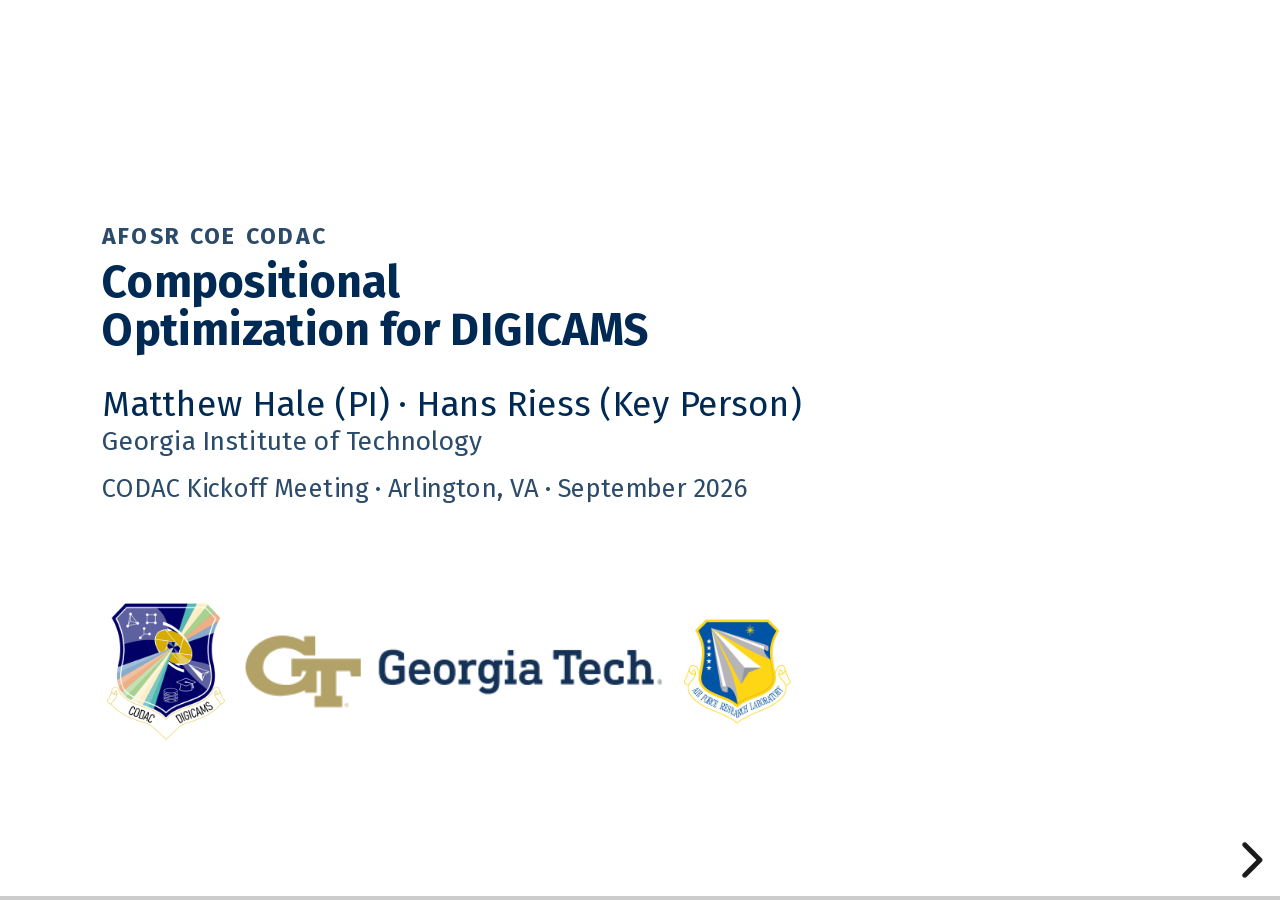
<file: 2026-09-codac-kickoff-gt-compositional-optimization/index.html>
<!doctype html>
<html lang="en">
  <head>
    <meta charset="utf-8">
<title>Compositional Optimization for DIGICAMS — AFOSR COE CODAC</title>

<meta name="author" content="AFOSR COE CODAC">
<meta name="viewport" content="width=device-width, initial-scale=1.0, maximum-scale=1.0, user-scalable=no">

<link rel="stylesheet" href="../reveal-js/dist/reveal.css">
<link rel="stylesheet" href="../vendored/katex-0.16.11/katex.min.css">
<link rel="stylesheet" href="../vendored/fira-sans-2026-09/fira-sans.css">
<link rel="stylesheet" href="../_ds/fairbanks-research-talk-design-system-7193341c-92ad-490d-a789-ef6442329aec/tokens/fonts.css">
<link rel="stylesheet" href="../_ds/fairbanks-research-talk-design-system-7193341c-92ad-490d-a789-ef6442329aec/tokens/colors.css">
<link rel="stylesheet" href="../_ds/fairbanks-research-talk-design-system-7193341c-92ad-490d-a789-ef6442329aec/tokens/typography.css">
<link rel="stylesheet" href="../_ds/fairbanks-research-talk-design-system-7193341c-92ad-490d-a789-ef6442329aec/tokens/spacing.css">
<link rel="stylesheet" href="../_ds/fairbanks-research-talk-design-system-7193341c-92ad-490d-a789-ef6442329aec/tokens/effects.css">
<link rel="stylesheet" href="../_ds/fairbanks-research-talk-design-system-7193341c-92ad-490d-a789-ef6442329aec/styles.css">
<link rel="stylesheet" href="../gatas-talks/talk.css">
<link rel="stylesheet" href="../css/palettes.css">
<link rel="stylesheet" href="../css/site.css">

  </head>
  <body>
    
    <div class="reveal">
      <div class="slides">
<section data-label="1 · Title" data-background-color="#ffffff" class="slide-light">
  <div class="slide-canvas">
    
<div class="title-block">
  <div class="title-kicker">AFOSR COE CODAC</div>
  <div class="title-main">Compositional Optimization for DIGICAMS</div>
  <div class="title-speaker">Matthew Hale (PI) · Hans Riess (Key Person)</div>
  <div class="title-affiliation">Georgia Institute of Technology</div>
  <div class="title-venue">CODAC Kickoff Meeting · Arlington, VA · September 2026</div>
</div>
<div class="title-logos">
  <img src="../assets/brand/codac-digicams-shield.png" alt="CODAC DIGICAMS Shield" style="height:170px">
  <img src="../assets/logos/gatech-logo.png" alt="Georgia Institute of Technology" style="height:90px">
  <img src="../assets/logos/afosr-logo.png" alt="Air Force Office of Scientific Research" style="height:130px">
</div>

  </div>
</section>

<section data-label="2 · DIGICAMS composes decision-making across five research thrusts" data-background-color="#ffffff" class="slide-light">
  <div class="slide-canvas">
    <h1 class="slide-h1">DIGICAMS composes decisions across five thrusts</h1>
    <div class="card tan side" style="position:absolute;left:48px;top:112px;width:1440px;font-size:var(--text-lg);line-height:1.25"><b>Center goal:</b> category theory to <em>compose</em> decision-making methods across optimization, dynamics, &amp; control.</div>

<div class="at-full" style="top:250px;display:grid;grid-template-columns:repeat(5,1fr);gap:20px">
  <div class="card tan" style="height:190px;position:relative"><div class="eyebrow">Thrust 1</div><div class="card-head" style="margin-top:8px;font-size:var(--text-md)">Computational Sheaf Theory</div><div style="position:absolute;right:12px;top:-16px;background:#8F713D;color:#fff;font-size:17px;font-weight:700;padding:2px 9px;border-radius:5px">GT co-lead</div></div>
  <div class="card blue soft" style="height:190px"><div class="eyebrow">Thrust 2</div><div class="card-head" style="margin-top:8px;font-size:var(--text-md)">Learning &amp; Control for Open Systems</div></div>
  <div class="card tan" style="height:190px;position:relative"><div class="eyebrow">Thrust 3</div><div class="card-head" style="margin-top:8px;font-size:var(--text-md)">Compositional Optimization Algorithms</div><div style="position:absolute;right:12px;top:-16px;background:#8F713D;color:#fff;font-size:17px;font-weight:700;padding:2px 9px;border-radius:5px">GT lead</div></div>
  <div class="card blue soft" style="height:190px"><div class="eyebrow">Thrust 4</div><div class="card-head" style="margin-top:8px;font-size:var(--text-md)">Context-Aware Decisions under Uncertainty</div></div>
  <div class="card blue soft" style="height:190px"><div class="eyebrow">Thrust 5</div><div class="card-head" style="margin-top:8px;font-size:var(--text-md)">Scalable Implementation &amp; Deployment</div></div>
</div>

<div style="position:absolute;left:48px;top:484px;width:760px;font-size:var(--text-lg);line-height:1.3;color:var(--navy)">
  <div style="font-weight:700">Georgia Tech leads Thrust 3</div>
  <ul style="margin:10px 0 0 1.1em;padding:0">
    <li>asynchronous iterative algorithms on/with sheaves</li>
    <li>mixed-integer programs via structured decompositions</li>
    <li>families of nonconvex functions that compose</li>
  </ul>
</div>
<div style="position:absolute;left:860px;top:484px;width:628px;font-size:var(--text-lg);line-height:1.3;color:var(--navy)">
  <div style="font-weight:700">&hellip; and contributes to other thrusts</div>
  <ul style="margin:10px 0 0 1.1em;padding:0">
    <li>co-leads Thrust 1 (<span style="color:#8F713D;font-weight:600">Riess</span>)</li>
    <li>co-leads Thrusts 2 and 4 (<span style="color:#8F713D;font-weight:600">Hale</span>)</li>
  </ul>
  <div style="font-weight:700;margin-top:18px">&hellip; and collaborates with SCHEMA</div>
  <ul style="margin:10px 0 0 1.1em;padding:0">
    <li><em>this talk</em>: co-design <span class="katex-inline" data-tex="\leftrightarrow">\(\leftrightarrow\)</span> compositional optimization</li>
  </ul>
</div>

    <div class="ds-cite">DIGICAMS technical proposal, &sect;2 (thrusts and leads); Georgia Tech statement of work, rev. May 2026 (tasks 3.1, 3.3, 3.4)</div>
    <div class="ds-slide-num">2</div>
  </div>
  <aside class="notes">The center's five research thrusts and where Georgia Tech sits in them. Georgia Tech leads Thrust 3 and contributes to all the thrusts in the grant: optimization, asynchronous iterative algorithms.
</aside>
</section>

<section data-label="3 · Co-Design &amp; Compositional Optimization" class="slide-dark">
  <div class="slide-canvas">
    <div style="position:absolute;left:120px;top:150px;width:1100px">
  <div style="font-size:var(--text-md);letter-spacing:3px;opacity:.85;font-weight:700">PART ONE</div>
  <div style="margin-top:24px;font-size:84px;line-height:1.04">Co-Design &amp; Compositional Optimization</div>
  <div style="margin-top:32px;width:860px;height:2px;background:rgb(255 239 207 / .35)"></div>
  <div style="margin-top:32px;font-size:var(--text-3xl);line-height:1.2;opacity:.9">Enriched profunctors unify two ways of composing decisions</div>
  
  <div style="margin-top:22px;display:flex;align-items:flex-start;gap:12px"><div style="flex:0 0 52px;padding-top:34px;font-size:20px;letter-spacing:2px;font-weight:700;opacity:.72">WITH</div>
  <div style="flex:0 0 166px;text-align:center"><img src="../assets/photos/hans-riess.jpg" alt="Hans Riess" style="width:88px;height:88px;border-radius:50%;border:2px solid rgb(255 239 207 / .5);box-shadow:0 3px 12px rgb(0 0 0 / .3);object-fit:cover;display:block;margin:0 auto"><div style="margin-top:9px;font-size:19px;line-height:1.15;opacity:.9">Hans Riess</div></div>
  <div style="flex:0 0 166px;text-align:center"><img src="../assets/photos/matthew-hale.jpg" alt="Matthew Hale" style="width:88px;height:88px;border-radius:50%;border:2px solid rgb(255 239 207 / .5);box-shadow:0 3px 12px rgb(0 0 0 / .3);object-fit:cover;display:block;margin:0 auto"><div style="margin-top:9px;font-size:19px;line-height:1.15;opacity:.9">Matthew Hale</div></div></div>
</div>
<img src="../assets/brand/codac-digicams-shield.png" alt=""
  style="position:absolute;right:96px;bottom:80px;width:220px;height:250px;object-fit:contain">

    <div class="ds-slide-num">3</div>
  </div>
</section>

<section data-label="4 · Takeaway: enriched profunctors unify co-design and optimization" data-background-color="#ffffff" class="slide-light">
  <div class="slide-canvas">
    <h1 class="slide-h1">Takeaway</h1>
    <img src="../assets/figures/enriched-profunctors-handshake-meme.jpg" alt="Handshake meme: the arms Monotone Co-Design and Compositional Optimization clasp hands under the label Enriched Profunctors" style="position:absolute;left:368px;top:120px;width:800px;height:560px;object-fit:contain">
<div class="card tan" style="position:absolute;left:48px;right:48px;bottom:70px;text-align:center;font-size:var(--text-xl);line-height:1.2"><b>Enriched profunctors unify monotone co-design &amp; compositional optimization.</b></div>

    <div class="ds-cite">[<span class="cite-ours">1</span>] H. Riess, Y. Huang, M. Klawonn, G. Zardini, and M. Hale. <i>IEEE Conference on Decision and Control,</i> 2026, to appear</div>
    <div class="ds-slide-num">4</div>
  </div>
  <aside class="notes">The punchline first. Joint work with Yujun Huang (MIT), Matthew Klawonn (AFRL), Gioele Zardini (MIT), and Matthew Hale.
</aside>
</section>

<section data-label="5 · What is category theory?" data-background-color="#ffffff" class="slide-light">
  <div class="slide-canvas">
    <h1 class="slide-h1">What is category theory?</h1>
    <img src="../assets/figures/mad-libs-space-shuttle-template.png" alt="A blank Mad Libs page, The Space Shuttle, with blanks for nouns, verbs and adjectives" style="position:absolute;left:120px;top:112px;width:640px;height:700px;object-fit:contain">
<div style="position:absolute;left:840px;top:300px;width:620px;font-size:var(--text-2xl);line-height:1.25;color:var(--navy)">
  Category theory is <b>Mad Libs</b>:<br>a template whose blanks an instance fills in.</div>

    <div class="ds-cite">Analogy due to Tai-Danae Bradley</div>
    <div class="ds-slide-num">5</div>
  </div>
  <aside class="notes">Follows the title slide's punchline: category theory is Mad Libs. A blank Mad Libs page is the template whose blanks get filled in by an instance.
</aside>
</section>

<section data-label="6 · Co-design &amp; compositional optimization are decompositional" data-background-color="#ffffff" class="slide-light">
  <div class="slide-canvas">
    <h1 class="slide-h1 long">Co-design &amp; compositional optimization are decompositional</h1>
    <div class="at-full" style="top:112px;display:grid;grid-template-columns:1fr 1fr;gap:40px">
  <div class="card tan" style="height:676px;display:flex;flex-direction:column">
    <div class="card-head">Monotone co-design</div>
    <div style="font-size:var(--text-xs);color:var(--slate);margin-top:-6px">Censi; Zardini; et al.</div>
    <div style="margin-top:14px;font-size:var(--text-md);font-style:italic;text-align:center;line-height:1.3">Design a system with the minimal resources required to achieve a desired effect.</div>
    <ul style="margin:14px 0 0 1.1em;padding:0;font-size:var(--text-md);line-height:1.35">
      <li><b>design time</b></li><li>discrete design choices</li><li>decompose a <b>system</b> into components</li></ul>
    <div style="margin-top:12px;font-size:var(--text-sm);color:var(--slate)">Example: designing an unmanned aerial system (UAS)</div>
    <img src="../assets/figures/uas-co-design-wiring-diagram.svg" alt="Co-design wiring diagram of an unmanned aerial system: task management, perception, actuation and battery components wired by resources and functionalities" style="flex:1;min-height:0;width:100%;object-fit:contain;margin-top:8px">
  </div>
  <div class="card blue" style="height:676px;display:flex;flex-direction:column">
    <div class="card-head">Compositional optimization</div>
    <div style="font-size:var(--text-xs);color:var(--slate);margin-top:-6px">Rockafellar; Hanks, Fairbanks, Hale, Klawonn, Riess; et al.</div>
    <div style="margin-top:14px;font-size:var(--text-md);font-style:italic;text-align:center;line-height:1.3">Solve a large optimization problem by solving small problems on its pieces.</div>
    <ul style="margin:14px 0 0 1.1em;padding:0;font-size:var(--text-md);line-height:1.35">
      <li><b>run time</b></li><li>continuous decision variables</li><li>decompose a <b>program</b> into levels &amp; stages</li></ul>
    <div style="margin-top:12px;font-size:var(--text-sm);color:var(--slate)">Example: model predictive control (MPC)</div>
    <img src="../assets/figures/mpc-multistage-string-diagram.svg" alt="String diagram of model predictive control: stage boxes G with control inputs U, chained by states X from an initial state to a terminal cost" style="flex:1;min-height:0;width:100%;object-fit:contain;margin-top:8px">
  </div>
</div>

    <div class="ds-cite">[2] A. Censi. arXiv:1512.08055, 2016<span class="ds-cite-more"> &middot; [3, 4, <span class="cite-ours">5</span>]</span></div>
    <div class="ds-slide-num">6</div>
  </div>
</section>

<section data-label="7 · Both fields draw their problems as wiring diagrams" data-background-color="#ffffff" class="slide-light">
  <div class="slide-canvas">
    <h1 class="slide-h1 long">Both fields draw their problems as wiring diagrams</h1>
    <img src="../assets/figures/uas-co-design-wiring-diagram.svg" alt="Co-design wiring diagram of an unmanned aerial system" style="position:absolute;left:48px;top:112px;width:880px;height:250px;object-fit:contain">
<div style="position:absolute;left:968px;top:118px;width:520px;font-size:var(--text-sm);line-height:1.3;color:var(--navy)">
  <div style="font-size:var(--text-md);margin-bottom:8px"><b>A system:</b> monotone co-design</div>
  <table style="border-collapse:collapse"><tbody>
    <tr><td style="font-weight:700;padding:3px 14px 3px 0;vertical-align:top">box</td><td>a component, i.e. a design problem <span class="katex-inline" data-tex="d">\(d\)</span></td></tr>
    <tr><td style="font-weight:700;padding:3px 14px 3px 0;vertical-align:top">wire</td><td>a <span style="color:#D90368">resource</span> or <span style="color:#066034">functionality</span>: ordered</td></tr>
    <tr><td style="font-weight:700;padding:3px 14px 3px 0;vertical-align:top">value</td><td><span class="katex-inline" data-tex="d(r,f)\in\mathsf{Bool}">\(d(r,f)\in\mathsf{Bool}\)</span>: can <span class="katex-inline" data-tex="r">\(r\)</span> provide <span class="katex-inline" data-tex="f">\(f\)</span>?</td></tr>
    <tr><td style="font-weight:700;padding:3px 14px 3px 0;vertical-align:top;white-space:nowrap">internal wire</td><td><em>some</em> feasible <span class="katex-inline" data-tex="m">\(m\)</span>: <span class="katex-inline" data-tex="{\color{#048A81}\bigvee_m}">\({\color{#048A81}\bigvee_m}\)</span></td></tr>
  </tbody></table>
</div>
<img src="../assets/figures/periodic-mpc-wiring-diagram.svg" alt="Multistage optimal control as a wiring diagram: stage subproblems G_0 to G_{N-1} chained by states x_k, with a long-range wire closing x_N = x_0 for one gait cycle" style="position:absolute;left:48px;top:392px;width:880px;height:170px;object-fit:contain">
<div style="position:absolute;left:968px;top:388px;width:520px;font-size:var(--text-sm);line-height:1.3;color:var(--navy)">
  <div style="font-size:var(--text-md);margin-bottom:8px"><b>A program:</b> compositional optimization</div>
  <table style="border-collapse:collapse"><tbody>
    <tr><td style="font-weight:700;padding:3px 14px 3px 0;vertical-align:top">box</td><td>a subproblem: one stage <span class="katex-inline" data-tex="G_k">\(G_k\)</span> per timestep</td></tr>
    <tr><td style="font-weight:700;padding:3px 14px 3px 0;vertical-align:top">wire</td><td>a decision variable or state: <span class="katex-inline" data-tex="\mathbb{R}^n">\(\mathbb{R}^n\)</span></td></tr>
    <tr><td style="font-weight:700;padding:3px 14px 3px 0;vertical-align:top">value</td><td><span class="katex-inline" data-tex="G_k(x_k,x_{k&#43;1})\in[0,\infty]">\(G_k(x_k,x_{k+1})\in[0,\infty]\)</span>: cost</td></tr>
    <tr><td style="font-weight:700;padding:3px 14px 3px 0;vertical-align:top;white-space:nowrap">internal wire</td><td>optimal <span class="katex-inline" data-tex="x_k">\(x_k\)</span>: <span class="katex-inline" data-tex="{\color{#048A81}\inf_{x_k}}">\({\color{#048A81}\inf_{x_k}}\)</span></td></tr>
  </tbody></table>
</div>
<div class="card tan" style="position:absolute;left:48px;right:48px;bottom:70px;text-align:center;font-size:var(--text-xl);line-height:1.2">The <b>wiring diagram</b> is the specification language.</div>

    <div class="ds-cite">[<span class="cite-ours">1</span>] H. Riess, Y. Huang, M. Klawonn, G. Zardini, and M. Hale. <i>IEEE Conference on Decision and Control,</i> 2026, to appear<span class="ds-cite-more"> &middot; [<span class="cite-ours">5</span>] &middot; UAS, top; MPC, bottom</span></div>
    <div class="ds-slide-num">7</div>
  </div>
  <aside class="notes">Each picture is paired with a legend: what a box, a wire, and a box's value mean in that language. The last legend line (internal wires) is the join, colored as on the next slide, where it becomes the whole story.
</aside>
</section>

<section data-label="8 · Series composition has the same shape in both fields" data-background-color="#ffffff" class="slide-light">
  <div class="slide-canvas">
    <h1 class="slide-h1 long">Series composition has the same shape in both fields</h1>
    <div class="at-full" style="top:112px;display:grid;grid-template-columns:1fr 1fr;gap:40px">
  <div class="card tan" style="height:330px">
    <div class="card-head">Monotone co-design</div>
    <div style="font-size:var(--text-sm);color:var(--slate)">feasibility relations from <span style="color:#D90368">resources</span> to <span style="color:#066034">functionalities</span></div>
    <img src="../assets/figures/series-composition-design-problems.svg" alt="Series composition of design problems d_1 and d_2 through an intermediate M, from R to F" style="display:block;margin:14px auto 0;height:80px">
    <div class="ds-math-block" data-tex="(d_1;d_2)(r,f) \;=\; {\color{#048A81}\textstyle\bigvee_{m\in\mathsf{M}}}\; d_1(r,m)\;{\color{#660064}\wedge}\; d_2(m,f)" style="font-size:30px">\[ (d_1;d_2)(r,f) \;=\; {\color{#048A81}\textstyle\bigvee_{m\in\mathsf{M}}}\; d_1(r,m)\;{\color{#660064}\wedge}\; d_2(m,f) \]</div>
    <div style="text-align:center;font-size:var(--text-sm)">&ldquo;<span style="color:#048A81">some</span> intermediate <span class="katex-inline" data-tex="m">\(m\)</span> is feasible from <span class="katex-inline" data-tex="r">\(r\)</span> <span style="color:#660064">and</span> provides <span class="katex-inline" data-tex="f">\(f\)</span>&rdquo;</div>
  </div>
  <div class="card blue" style="height:330px">
    <div class="card-head">Compositional optimization</div>
    <div style="font-size:var(--text-sm);color:var(--slate)">bifunctions from <span style="color:#D90368">perturbations</span> to <span style="color:#066034">decisions</span></div>
    <img src="../assets/figures/series-composition-bifunctions.svg" alt="Series composition of bifunctions F and G through an intermediate Y, from X to Z" style="display:block;margin:14px auto 0;height:80px">
    <div class="ds-math-block" data-tex="(F;G)(x,z) \;=\; {\color{#048A81}\textstyle\inf_{y\in Y}}\; F(x,y)\;{\color{#660064}&#43;}\; G(y,z)" style="font-size:30px">\[ (F;G)(x,z) \;=\; {\color{#048A81}\textstyle\inf_{y\in Y}}\; F(x,y)\;{\color{#660064}&#43;}\; G(y,z) \]</div>
    <div style="text-align:center;font-size:var(--text-sm)">&ldquo;the <span style="color:#048A81">best</span> intermediate <span class="katex-inline" data-tex="y">\(y\)</span>: stage cost <span style="color:#660064">plus</span> stage cost&rdquo;</div>
  </div>
</div>
<div class="at-full" style="top:478px;display:grid;grid-template-columns:1fr 1fr;gap:40px;text-align:center;color:var(--navy)">
  <div><div class="ds-math-block" data-tex="{\color{#048A81}\bigvee} \;\longmapsto\; {\color{#048A81}\inf}" style="font-size:34px;margin:0">\[ {\color{#048A81}\bigvee} \;\longmapsto\; {\color{#048A81}\inf} \]</div><div style="font-size:var(--text-sm);color:var(--slate)">&ldquo;or&rdquo;: choose the best alternative</div></div>
  <div><div class="ds-math-block" data-tex="{\color{#660064}\wedge} \;\longmapsto\; {\color{#660064}&#43;}" style="font-size:34px;margin:0">\[ {\color{#660064}\wedge} \;\longmapsto\; {\color{#660064}&#43;} \]</div><div style="font-size:var(--text-sm);color:var(--slate)">&ldquo;and&rdquo;: require both at once</div></div>
</div>
<div class="card tan" style="position:absolute;left:48px;right:48px;bottom:70px;text-align:center;font-size:var(--text-xl);line-height:1.2"><b>Mad Libs</b>: <span class="katex-inline" data-tex="\mathsf{Bool}=({\color{#048A81}\vee},{\color{#660064}\wedge})">\(\mathsf{Bool}=({\color{#048A81}\vee},{\color{#660064}\wedge})\)</span> or <span class="katex-inline" data-tex="\mathsf{Cost}=({\color{#048A81}\inf},{\color{#660064}&#43;})">\(\mathsf{Cost}=({\color{#048A81}\inf},{\color{#660064}+})\)</span>.</div>

    <div class="ds-slide-num">8</div>
  </div>
  <aside class="notes">The same series law in both fields, with the arithmetic colored by role: the join ("best intermediate") in teal, the product ("both stages") in purple. Later slides keep the pairing.
</aside>
</section>

<section data-label="9 · A quantale is a set of truth values we can choose among and combine" data-background-color="#ffffff" class="slide-light">
  <div class="slide-canvas">
    <h1 class="slide-h1 long">Quantales: truth values to choose among and combine</h1>
    <div class="card tan side" style="position:absolute;left:48px;top:112px;width:1440px;font-size:var(--text-lg);line-height:1.25"><b>Big idea.</b> To compose problems we need only two operations on their values.</div>
<div style="position:absolute;left:48px;top:206px;font-size:var(--text-lg);font-weight:700;color:var(--navy)">Reading a quantale</div>
<div class="at-full" style="top:250px;display:grid;grid-template-columns:1fr 1fr;gap:40px;font-size:var(--text-md);line-height:1.5;color:var(--navy)">
  <ul style="margin:0 0 0 1.1em;padding:0">
    <li><span class="katex-inline" data-tex="p\sqsubseteq q">\(p\sqsubseteq q\)</span>: <span class="katex-inline" data-tex="q">\(q\)</span> is <b>at least as good as</b> <span class="katex-inline" data-tex="p">\(p\)</span></li>
    <li><span class="katex-inline" data-tex="{\color{#048A81}\bigsqcup_i}\, q_i">\({\color{#048A81}\bigsqcup_i}\, q_i\)</span>: the <b>best alternative</b> <span style="color:#048A81">&ldquo;or&rdquo;</span></li>
    <li><span class="katex-inline" data-tex="p\,{\color{#660064}\odot}\, q">\(p\,{\color{#660064}\odot}\, q\)</span>: achieving <b>both</b> <span style="color:#660064">&ldquo;and&rdquo;</span></li>
  </ul>
  <ul style="margin:0 0 0 1.1em;padding:0">
    <li><span class="katex-inline" data-tex="e">\(e\)</span>: <b>free</b>, requires nothing</li>
    <li><span class="katex-inline" data-tex="\bot={\color{#048A81}\bigsqcup}\emptyset">\(\bot={\color{#048A81}\bigsqcup}\emptyset\)</span>: <b>unachievable</b></li>
    <li><span class="katex-inline" data-tex="[p,q]">\([p,q]\)</span>: how far <span class="katex-inline" data-tex="p">\(p\)</span> <b>implies</b> <span class="katex-inline" data-tex="q">\(q\)</span></li>
  </ul>
</div>
<div class="card blue" style="position:absolute;left:48px;top:440px;width:1440px">
  <div class="ds-theorem-block block" style="font-size:var(--text-md);line-height:1.4"><div class="theorem-head">Definition (quantale)</div><div class="theorem-body">A <b>quantale</b> <span class="katex-inline" data-tex="\mathsf{Q}=(Q,\sqsubseteq,{\color{#660064}\odot},e)">\(\mathsf{Q}=(Q,\sqsubseteq,{\color{#660064}\odot},e)\)</span> is a complete lattice (every subset has a join <span class="katex-inline" data-tex="{\color{#048A81}\bigsqcup}">\({\color{#048A81}\bigsqcup}\)</span>) with a commutative monoid <span class="katex-inline" data-tex="(Q,{\color{#660064}\odot},e)">\((Q,{\color{#660064}\odot},e)\)</span> whose product distributes over all joins:
  <div class="ds-math-block" data-tex="p\,{\color{#660064}\odot}\,{\color{#048A81}\textstyle\bigsqcup_{i}}\,q_i \;=\; {\color{#048A81}\textstyle\bigsqcup_{i}}\,(p\,{\color{#660064}\odot}\, q_i)." style="font-size:30px;font-style:normal">\[ p\,{\color{#660064}\odot}\,{\color{#048A81}\textstyle\bigsqcup_{i}}\,q_i \;=\; {\color{#048A81}\textstyle\bigsqcup_{i}}\,(p\,{\color{#660064}\odot}\, q_i). \]</div>
  Its <b>internal hom</b> <span class="katex-inline" data-tex="[p,q]={\color{#048A81}\bigsqcup}\{\,r : p\,{\color{#660064}\odot}\, r\sqsubseteq q\,\}">\([p,q]={\color{#048A81}\bigsqcup}\{\,r : p\,{\color{#660064}\odot}\, r\sqsubseteq q\,\}\)</span> is the largest <span class="katex-inline" data-tex="r">\(r\)</span> with <span class="katex-inline" data-tex="p\,{\color{#660064}\odot}\, r\sqsubseteq q">\(p\,{\color{#660064}\odot}\, r\sqsubseteq q\)</span>: <span class="katex-inline" data-tex="r\sqsubseteq [p,q]\iff p\,{\color{#660064}\odot}\, r\sqsubseteq q">\(r\sqsubseteq [p,q]\iff p\,{\color{#660064}\odot}\, r\sqsubseteq q\)</span>.</div></div>
</div>

    <div class="ds-cite">[6] C. J. Mulvey. <i>Rendiconti del Circolo Matematico di Palermo, Supplemento,</i> 12:99–104, 1986<span class="ds-cite-more"> &middot; [7, 8] &middot; Why not [&minus;&infin;, &infin;]? An objective bounded below can be shifted into [0, &infin;].</span></div>
    <div class="ds-slide-num">9</div>
  </div>
  <aside class="notes">Big idea on top, intuition in the middle, the formal definition and the internal hom at the bottom. Only generic readings here; the next slide spells out every piece for Bool and Cost side by side. Cost, not the extended reals: an objective that is bounded below can be shifted to take values in [0, &infin;], so Cost is enough.
</aside>
</section>

<section data-label="10 · Example: Bool versus Cost quantales" data-background-color="#ffffff" class="slide-light">
  <div class="slide-canvas">
    <h1 class="slide-h1">Example: Bool versus Cost quantales</h1>
    <table style="position:absolute;left:48px;top:120px;width:860px;border-collapse:collapse;font-size:var(--text-sm);line-height:1.25;color:var(--navy)">
  <thead><tr style="border-top:2.5px solid var(--navy);border-bottom:1.5px solid var(--navy)">
    <th style="padding:10px 12px;text-align:left"></th>
    <th style="padding:10px 12px;text-align:left"><span class="katex-inline" data-tex="\mathsf{Bool}">\(\mathsf{Bool}\)</span>: feasibility</th>
    <th style="padding:10px 12px;text-align:left"><span class="katex-inline" data-tex="\mathsf{Cost}">\(\mathsf{Cost}\)</span>: cost</th></tr></thead>
  <tbody>
    <tr style="border-bottom:1px solid var(--line)"><td style="padding:9px 12px">values <span class="katex-inline" data-tex="Q">\(Q\)</span></td><td style="padding:9px 12px"><span class="katex-inline" data-tex="\{\bot,\top\}">\(\{\bot,\top\}\)</span></td><td style="padding:9px 12px"><span class="katex-inline" data-tex="[0,\infty]">\([0,\infty]\)</span></td></tr>
    <tr style="border-bottom:1px solid var(--line)"><td style="padding:9px 12px">order <span class="katex-inline" data-tex="p\sqsubseteq q">\(p\sqsubseteq q\)</span></td><td style="padding:9px 12px"><span class="katex-inline" data-tex="p\Rightarrow q">\(p\Rightarrow q\)</span></td><td style="padding:9px 12px"><span class="katex-inline" data-tex="p\geq q">\(p\geq q\)</span> <span style="color:var(--slate);font-size:var(--text-xs)">(cheaper is better)</span></td></tr>
    <tr style="border-bottom:1px solid var(--line)"><td style="padding:9px 12px">join <span class="katex-inline" data-tex="{\color{#048A81}\bigsqcup}">\({\color{#048A81}\bigsqcup}\)</span> <span style="color:var(--slate);font-size:var(--text-xs)">or</span></td><td style="padding:9px 12px"><span class="katex-inline" data-tex="{\color{#048A81}\vee}">\({\color{#048A81}\vee}\)</span></td><td style="padding:9px 12px"><span class="katex-inline" data-tex="{\color{#048A81}\inf}">\({\color{#048A81}\inf}\)</span></td></tr>
    <tr style="border-bottom:1px solid var(--line)"><td style="padding:9px 12px">product <span class="katex-inline" data-tex="{\color{#660064}\odot}">\({\color{#660064}\odot}\)</span> <span style="color:var(--slate);font-size:var(--text-xs)">and</span></td><td style="padding:9px 12px"><span class="katex-inline" data-tex="{\color{#660064}\wedge}">\({\color{#660064}\wedge}\)</span></td><td style="padding:9px 12px"><span class="katex-inline" data-tex="{\color{#660064}&#43;}">\({\color{#660064}+}\)</span> <span style="color:var(--slate);font-size:var(--text-xs)">(costs add)</span></td></tr>
    <tr style="border-bottom:1px solid var(--line)"><td style="padding:9px 12px">unit <span class="katex-inline" data-tex="e">\(e\)</span> <span style="color:var(--slate);font-size:var(--text-xs)">free</span></td><td style="padding:9px 12px"><span class="katex-inline" data-tex="\top">\(\top\)</span></td><td style="padding:9px 12px"><span class="katex-inline" data-tex="0">\(0\)</span></td></tr>
    <tr style="border-bottom:1px solid var(--line)"><td style="padding:9px 12px">bottom <span class="katex-inline" data-tex="\bot">\(\bot\)</span> <span style="color:var(--slate);font-size:var(--text-xs)">impossible</span></td><td style="padding:9px 12px"><span class="katex-inline" data-tex="\bot">\(\bot\)</span></td><td style="padding:9px 12px"><span class="katex-inline" data-tex="\infty">\(\infty\)</span></td></tr>
    <tr style="border-bottom:1px solid var(--line)"><td style="padding:9px 12px">distributivity</td><td style="padding:9px 12px"><span class="katex-inline" data-tex="p{\color{#660064}\wedge}{\color{#048A81}\bigvee_i} q_i={\color{#048A81}\bigvee_i}(p{\color{#660064}\wedge} q_i)">\(p{\color{#660064}\wedge}{\color{#048A81}\bigvee_i} q_i={\color{#048A81}\bigvee_i}(p{\color{#660064}\wedge} q_i)\)</span></td><td style="padding:9px 12px"><span class="katex-inline" data-tex="p{\color{#660064}&#43;}{\color{#048A81}\inf_i} q_i={\color{#048A81}\inf_i}(p{\color{#660064}&#43;}q_i)">\(p{\color{#660064}+}{\color{#048A81}\inf_i} q_i={\color{#048A81}\inf_i}(p{\color{#660064}+}q_i)\)</span></td></tr>
    <tr style="border-bottom:2.5px solid var(--navy)"><td style="padding:9px 12px">internal hom <span class="katex-inline" data-tex="[p,q]">\([p,q]\)</span></td><td style="padding:9px 12px"><span class="katex-inline" data-tex="p\Rightarrow q">\(p\Rightarrow q\)</span><br><span style="color:var(--slate);font-size:var(--text-xs)">implication</span></td><td style="padding:9px 12px"><span class="katex-inline" data-tex="(q-p)_&#43;">\((q-p)_+\)</span><br><span style="color:var(--slate);font-size:var(--text-xs)">how much more <span class="katex-inline" data-tex="q">\(q\)</span> costs than <span class="katex-inline" data-tex="p">\(p\)</span></span></td></tr>
  </tbody>
</table>
<div style="position:absolute;left:960px;top:120px;width:528px;font-size:var(--text-md);font-weight:700;color:var(--navy)">A layered control architecture</div>
<img src="../assets/figures/layered-control-architecture-quantales.svg" alt="Layered control architecture: decision layer tagged Bool (logic, monotone co-design), planning layer tagged Cost (optimal control, compositional optimization), feedback layer tagged with a question mark; timescale runs slow to fast downward" style="position:absolute;left:960px;top:170px;width:528px;height:520px;object-fit:contain">

    <div class="ds-cite">[9] N. Matni, A. D. Ames, and J. C. Doyle. <i>IEEE Control Systems Magazine,</i> 2024<span class="ds-cite-more"> &middot; layered control architectures</span></div>
    <div class="ds-slide-num">10</div>
  </div>
  <aside class="notes">The whole quantale structure, Bool on the left and Cost on the right, including the internal hom. Beside it, a layered control architecture: the decision layer poses problems in Bool, the planning layer in Cost, and the feedback layer is an open question.
</aside>
</section>

<section data-label="11 · Quantales are everywhere engineers evaluate designs" data-background-color="#ffffff" class="slide-light">
  <div class="slide-canvas">
    <h1 class="slide-h1 long">Quantales are everywhere engineers evaluate designs</h1>
    <table style="position:absolute;left:48px;top:112px;width:1440px;border-collapse:collapse;font-size:var(--text-xs);line-height:1.15;color:var(--navy)">
  <thead><tr style="border-top:2.5px solid var(--navy);border-bottom:1.5px solid var(--navy)"><th style="padding:7px 10px;text-align:left"></th><th style="padding:7px 10px;text-align:left">values <span class="katex-inline" data-tex="Q">\(Q\)</span></th><th style="padding:7px 10px;text-align:left">order <span class="katex-inline" data-tex="\sqsubseteq">\(\sqsubseteq\)</span></th><th style="padding:7px 10px;text-align:left">join <span class="katex-inline" data-tex="{\color{#048A81}\bigsqcup}">\({\color{#048A81}\bigsqcup}\)</span></th><th style="padding:7px 10px;text-align:left">product <span class="katex-inline" data-tex="{\color{#660064}\odot}">\({\color{#660064}\odot}\)</span></th><th style="padding:7px 10px;text-align:left">unit <span class="katex-inline" data-tex="e">\(e\)</span></th><th style="padding:7px 10px;text-align:left">measures</th></tr></thead>
  <tbody>
    <tr style="background:rgb(190 155 105 / .16)"><td style="padding:5px 10px"><span class="katex-inline" data-tex="\mathsf{Bool}">\(\mathsf{Bool}\)</span></td><td style="padding:5px 10px"><span class="katex-inline" data-tex="\{\bot,\top\}">\(\{\bot,\top\}\)</span></td><td style="padding:5px 10px"><span class="katex-inline" data-tex="\bot\sqsubseteq\top">\(\bot\sqsubseteq\top\)</span></td><td style="padding:5px 10px"><span class="katex-inline" data-tex="{\color{#048A81}\vee}">\({\color{#048A81}\vee}\)</span></td><td style="padding:5px 10px"><span class="katex-inline" data-tex="{\color{#660064}\wedge}">\({\color{#660064}\wedge}\)</span></td><td style="padding:5px 10px"><span class="katex-inline" data-tex="\top">\(\top\)</span></td><td style="padding:5px 10px">feasibility</td></tr>
    <tr style="background:rgb(190 155 105 / .16)"><td style="padding:5px 10px"><span class="katex-inline" data-tex="\mathsf{Cost}">\(\mathsf{Cost}\)</span></td><td style="padding:5px 10px"><span class="katex-inline" data-tex="[0,\infty]">\([0,\infty]\)</span></td><td style="padding:5px 10px"><span class="katex-inline" data-tex="\geq">\(\geq\)</span></td><td style="padding:5px 10px"><span class="katex-inline" data-tex="{\color{#048A81}\inf}">\({\color{#048A81}\inf}\)</span></td><td style="padding:5px 10px"><span class="katex-inline" data-tex="{\color{#660064}&#43;}">\({\color{#660064}+}\)</span></td><td style="padding:5px 10px"><span class="katex-inline" data-tex="0">\(0\)</span></td><td style="padding:5px 10px">money, energy, time</td></tr>
    <tr style="border-top:1px solid var(--line)"><td style="padding:5px 10px"><span class="katex-inline" data-tex="\overline{\mathbb{N}}">\(\overline{\mathbb{N}}\)</span></td><td style="padding:5px 10px"><span class="katex-inline" data-tex="\mathbb{N}\cup\{\infty\}">\(\mathbb{N}\cup\{\infty\}\)</span></td><td style="padding:5px 10px"><span class="katex-inline" data-tex="\geq">\(\geq\)</span></td><td style="padding:5px 10px"><span class="katex-inline" data-tex="{\color{#048A81}\inf}">\({\color{#048A81}\inf}\)</span></td><td style="padding:5px 10px"><span class="katex-inline" data-tex="{\color{#660064}&#43;}">\({\color{#660064}+}\)</span></td><td style="padding:5px 10px"><span class="katex-inline" data-tex="0">\(0\)</span></td><td style="padding:5px 10px">missed deliveries</td></tr>
    <tr style=""><td style="padding:5px 10px"><span class="katex-inline" data-tex="\mathsf{Cap}">\(\mathsf{Cap}\)</span></td><td style="padding:5px 10px"><span class="katex-inline" data-tex="[0,\infty]">\([0,\infty]\)</span></td><td style="padding:5px 10px"><span class="katex-inline" data-tex="\leq">\(\leq\)</span></td><td style="padding:5px 10px"><span class="katex-inline" data-tex="{\color{#048A81}\sup}">\({\color{#048A81}\sup}\)</span></td><td style="padding:5px 10px"><span class="katex-inline" data-tex="{\color{#660064}\min}">\({\color{#660064}\min}\)</span></td><td style="padding:5px 10px"><span class="katex-inline" data-tex="\infty">\(\infty\)</span></td><td style="padding:5px 10px">bandwidth, throughput</td></tr>
    <tr style="border-top:1px solid var(--line)"><td style="padding:5px 10px"><span class="katex-inline" data-tex="\mathsf{Fuzz}_{\text{G}}">\(\mathsf{Fuzz}_{\text{G}}\)</span></td><td style="padding:5px 10px"><span class="katex-inline" data-tex="[0,1]">\([0,1]\)</span></td><td style="padding:5px 10px"><span class="katex-inline" data-tex="\leq">\(\leq\)</span></td><td style="padding:5px 10px"><span class="katex-inline" data-tex="{\color{#048A81}\sup}">\({\color{#048A81}\sup}\)</span></td><td style="padding:5px 10px"><span class="katex-inline" data-tex="{\color{#660064}p\,q}">\({\color{#660064}p\,q}\)</span></td><td style="padding:5px 10px"><span class="katex-inline" data-tex="1">\(1\)</span></td><td style="padding:5px 10px">reliability</td></tr>
    <tr style=""><td style="padding:5px 10px"><span class="katex-inline" data-tex="\mathsf{Fuzz}_{\text{Ł}}">\(\mathsf{Fuzz}_{\text{Ł}}\)</span></td><td style="padding:5px 10px"><span class="katex-inline" data-tex="[0,1]">\([0,1]\)</span></td><td style="padding:5px 10px"><span class="katex-inline" data-tex="\leq">\(\leq\)</span></td><td style="padding:5px 10px"><span class="katex-inline" data-tex="{\color{#048A81}\sup}">\({\color{#048A81}\sup}\)</span></td><td style="padding:5px 10px"><span class="katex-inline" data-tex="{\color{#660064}\max\{0,p&#43;q-1\}}">\({\color{#660064}\max\{0,p+q-1\}}\)</span></td><td style="padding:5px 10px"><span class="katex-inline" data-tex="1">\(1\)</span></td><td style="padding:5px 10px">confidence</td></tr>
    <tr style=""><td style="padding:5px 10px"><span class="katex-inline" data-tex="\mathsf{Fuzz}_{\text{Gödel}}">\(\mathsf{Fuzz}_{\text{Gödel}}\)</span></td><td style="padding:5px 10px"><span class="katex-inline" data-tex="[0,1]">\([0,1]\)</span></td><td style="padding:5px 10px"><span class="katex-inline" data-tex="\leq">\(\leq\)</span></td><td style="padding:5px 10px"><span class="katex-inline" data-tex="{\color{#048A81}\sup}">\({\color{#048A81}\sup}\)</span></td><td style="padding:5px 10px"><span class="katex-inline" data-tex="{\color{#660064}\min}">\({\color{#660064}\min}\)</span></td><td style="padding:5px 10px"><span class="katex-inline" data-tex="1">\(1\)</span></td><td style="padding:5px 10px">confidence</td></tr>
    <tr style="border-top:1px solid var(--line)"><td style="padding:5px 10px"><span class="katex-inline" data-tex="\mathcal{P}(I)">\(\mathcal{P}(I)\)</span></td><td style="padding:5px 10px"><span class="katex-inline" data-tex="\text{subsets of }I">\(\text{subsets of }I\)</span></td><td style="padding:5px 10px"><span class="katex-inline" data-tex="\subseteq">\(\subseteq\)</span></td><td style="padding:5px 10px"><span class="katex-inline" data-tex="{\color{#048A81}\cup}">\({\color{#048A81}\cup}\)</span></td><td style="padding:5px 10px"><span class="katex-inline" data-tex="{\color{#660064}\cap}">\({\color{#660064}\cap}\)</span></td><td style="padding:5px 10px"><span class="katex-inline" data-tex="I">\(I\)</span></td><td style="padding:5px 10px">working implementations</td></tr>
    <tr style=""><td style="padding:5px 10px"><span class="katex-inline" data-tex="\mathsf{Open}(X)">\(\mathsf{Open}(X)\)</span></td><td style="padding:5px 10px"><span class="katex-inline" data-tex="\text{open sets of }X">\(\text{open sets of }X\)</span></td><td style="padding:5px 10px"><span class="katex-inline" data-tex="\subseteq">\(\subseteq\)</span></td><td style="padding:5px 10px"><span class="katex-inline" data-tex="{\color{#048A81}\cup}">\({\color{#048A81}\cup}\)</span></td><td style="padding:5px 10px"><span class="katex-inline" data-tex="{\color{#660064}\cap}">\({\color{#660064}\cap}\)</span></td><td style="padding:5px 10px"><span class="katex-inline" data-tex="X">\(X\)</span></td><td style="padding:5px 10px">where a property holds</td></tr>
    <tr style=""><td style="padding:5px 10px"><span class="katex-inline" data-tex="\mathsf{Con}(\Sigma)">\(\mathsf{Con}(\Sigma)\)</span></td><td style="padding:5px 10px"><span class="katex-inline" data-tex="\text{contracts }(A,G)">\(\text{contracts }(A,G)\)</span></td><td style="padding:5px 10px"><span class="katex-inline" data-tex="\text{refinement}">\(\text{refinement}\)</span></td><td style="padding:5px 10px"><span class="katex-inline" data-tex="{\color{#048A81}(\cap,\cup)}">\({\color{#048A81}(\cap,\cup)}\)</span></td><td style="padding:5px 10px"><span class="katex-inline" data-tex="{\color{#660064}\parallel}">\({\color{#660064}\parallel}\)</span></td><td style="padding:5px 10px"><span class="katex-inline" data-tex="(\Sigma,\Sigma)">\((\Sigma,\Sigma)\)</span></td><td style="padding:5px 10px">assume/guarantee specs</td></tr>
    <tr style=""><td style="padding:5px 10px"><span class="katex-inline" data-tex="\mathsf{Q}^{I},\ \mathsf{Q}_1\times\mathsf{Q}_2">\(\mathsf{Q}^{I},\ \mathsf{Q}_1\times\mathsf{Q}_2\)</span></td><td style="padding:5px 10px"><span class="katex-inline" data-tex="\text{tuples}">\(\text{tuples}\)</span></td><td style="padding:5px 10px"><span class="katex-inline" data-tex="\text{pointwise}">\(\text{pointwise}\)</span></td><td style="padding:5px 10px"><span class="katex-inline" data-tex="\text{pointwise}">\(\text{pointwise}\)</span></td><td style="padding:5px 10px"><span class="katex-inline" data-tex="\text{pointwise}">\(\text{pointwise}\)</span></td><td style="padding:5px 10px"><span class="katex-inline" data-tex="(e,\dots,e)">\((e,\dots,e)\)</span></td><td style="padding:5px 10px">many criteria at once</td></tr>
    <tr style="border-top:1px solid var(--line)"><td style="padding:5px 10px"><span class="katex-inline" data-tex="\mathsf{Mat}_n(\mathsf{Q})">\(\mathsf{Mat}_n(\mathsf{Q})\)</span></td><td style="padding:5px 10px"><span class="katex-inline" data-tex="n\times n\text{ over }\mathsf{Q}">\(n\times n\text{ over }\mathsf{Q}\)</span></td><td style="padding:5px 10px"><span class="katex-inline" data-tex="\text{entrywise}">\(\text{entrywise}\)</span></td><td style="padding:5px 10px"><span class="katex-inline" data-tex="\text{entrywise}">\(\text{entrywise}\)</span></td><td style="padding:5px 10px"><span class="katex-inline" data-tex="{\color{#660064}AB}">\({\color{#660064}AB}\)</span></td><td style="padding:5px 10px"><span class="katex-inline" data-tex="\operatorname{id}">\(\operatorname{id}\)</span></td><td style="padding:5px 10px">multi-hop routes</td></tr>
    <tr style="border-bottom:2.5px solid var(--navy)"><td style="padding:5px 10px"><span class="katex-inline" data-tex="\mathcal{P}(A^{*})">\(\mathcal{P}(A^{*})\)</span></td><td style="padding:5px 10px"><span class="katex-inline" data-tex="\text{word sets}">\(\text{word sets}\)</span></td><td style="padding:5px 10px"><span class="katex-inline" data-tex="\subseteq">\(\subseteq\)</span></td><td style="padding:5px 10px"><span class="katex-inline" data-tex="{\color{#048A81}\cup}">\({\color{#048A81}\cup}\)</span></td><td style="padding:5px 10px"><span class="katex-inline" data-tex="{\color{#660064}UV}">\({\color{#660064}UV}\)</span></td><td style="padding:5px 10px"><span class="katex-inline" data-tex="\{\varepsilon\}">\(\{\varepsilon\}\)</span></td><td style="padding:5px 10px">behaviors (traces)</td></tr>
  </tbody>
</table>

    <div class="ds-cite">[10] F. W. Lawvere. <i>Rendiconti del Seminario Matematico e Fisico di Milano,</i> 43:135–166, 1973<span class="ds-cite-more"> &middot; [7, 8, <span class="cite-ours">1</span>]</span></div>
    <div class="ds-slide-num">11</div>
  </div>
  <aside class="notes">Not covered in detail in the talk: the point is only that quantales are everywhere. Every row is a quantale (a complete lattice whose product distributes over all joins). Bool and Cost first (highlighted; in the original deck the other rows appeared on a second click); the rest are grouped by what they measure. All are commutative except the last group: matrices over a quantale and Abramsky's languages of traces. The extended reals are deliberately absent: a cost that is bounded below can be shifted into Cost.
</aside>
</section>

<section data-label="12 · Orders and distances are quantale-enriched categories" data-background-color="#ffffff" class="slide-light">
  <div class="slide-canvas">
    <h1 class="slide-h1 long">Orders and distances are quantale-enriched categories</h1>
    <div class="card blue" style="position:absolute;left:48px;top:112px;width:1440px">
  <div class="ds-theorem-block block" style="font-size:var(--text-md);line-height:1.35"><div class="theorem-head">Definition (Q-category)</div><div class="theorem-body">A set of objects with a <b>hom-value</b> <span class="katex-inline" data-tex="\llbracket x,y\rrbracket_{\mathsf{C}}\in Q">\(\llbracket x,y\rrbracket_{\mathsf{C}}\in Q\)</span> for each pair, such that
  <div class="ds-math-block" data-tex="e\sqsubseteq \llbracket x,x\rrbracket_{\mathsf{C}},\qquad\qquad \llbracket x,y\rrbracket_{\mathsf{C}}\,{\color{#660064}\odot}\,\llbracket y,z\rrbracket_{\mathsf{C}}\sqsubseteq\llbracket x,z\rrbracket_{\mathsf{C}}." style="font-size:30px;font-style:normal">\[ e\sqsubseteq \llbracket x,x\rrbracket_{\mathsf{C}},\qquad\qquad \llbracket x,y\rrbracket_{\mathsf{C}}\,{\color{#660064}\odot}\,\llbracket y,z\rrbracket_{\mathsf{C}}\sqsubseteq\llbracket x,z\rrbracket_{\mathsf{C}}. \]</div>
  <span style="font-style:normal;font-size:var(--text-sm)"><span class="katex-inline" data-tex="\llbracket x,y\rrbracket_{\mathsf{C}}">\(\llbracket x,y\rrbracket_{\mathsf{C}}\)</span>: how well <span class="katex-inline" data-tex="x">\(x\)</span> can be traded for <span class="katex-inline" data-tex="y">\(y\)</span>. Staying put is free; trading through <span class="katex-inline" data-tex="y">\(y\)</span> is never better than trading directly.</span></div></div>
</div>
<div class="at-full" style="top:388px;display:grid;grid-template-columns:1fr 1fr;gap:40px;color:var(--navy)">
  <div>
    <div style="font-size:var(--text-lg);font-weight:700">Co-design: <span class="katex-inline" data-tex="\mathsf{Bool}">\(\mathsf{Bool}\)</span>-category = preorder</div>
    <div class="ds-math-block" data-tex="\llbracket x,y\rrbracket_{\mathsf{C}}=\top\iff x\preceq y" style="font-size:32px">\[ \llbracket x,y\rrbracket_{\mathsf{C}}=\top\iff x\preceq y \]</div>
    <div style="font-size:var(--text-sm);line-height:1.3">&ldquo;<span class="katex-inline" data-tex="y">\(y\)</span> is at least as good as <span class="katex-inline" data-tex="x">\(x\)</span>&rdquo;: ordered <span style="color:#D90368">resources</span> and <span style="color:#066034">functionalities</span></div>
  </div>
  <div>
    <div style="font-size:var(--text-lg);font-weight:700">Optimization: <span class="katex-inline" data-tex="\mathsf{Cost}">\(\mathsf{Cost}\)</span>-category = Lawvere metric space</div>
    <div class="ds-math-block" data-tex="0\geq d(x,x),\qquad d(x,y)\,{\color{#660064}&#43;}\,d(y,z)\geq d(x,z)" style="font-size:32px">\[ 0\geq d(x,x),\qquad d(x,y)\,{\color{#660064}&#43;}\,d(y,z)\geq d(x,z) \]</div>
    <div style="font-size:var(--text-sm);line-height:1.3"><span class="katex-inline" data-tex="d(x,y)=\llbracket x,y\rrbracket_{\mathsf{C}}">\(d(x,y)=\llbracket x,y\rrbracket_{\mathsf{C}}\)</span>: the price of moving from <span class="katex-inline" data-tex="x">\(x\)</span> to <span class="katex-inline" data-tex="y">\(y\)</span></div>
  </div>
</div>
<div class="card tan" style="position:absolute;left:48px;right:48px;bottom:70px;font-size:var(--text-lg);line-height:1.3"><b>Discrete Q-category</b>: <span class="katex-inline" data-tex="\llbracket x,y\rrbracket_{\mathsf{C}}=e">\(\llbracket x,y\rrbracket_{\mathsf{C}}=e\)</span> if <span class="katex-inline" data-tex="x=y">\(x=y\)</span>, else <span class="katex-inline" data-tex="\bot">\(\bot\)</span> (over <span class="katex-inline" data-tex="\mathsf{Cost}">\(\mathsf{Cost}\)</span>: <span class="katex-inline" data-tex="0">\(0\)</span> or <span class="katex-inline" data-tex="\infty">\(\infty\)</span>). A bare set such as <span class="katex-inline" data-tex="\mathbb{R}^n">\(\mathbb{R}^n\)</span>: the decision space of a program.</div>

    <div class="ds-cite">[10] F. W. Lawvere. <i>Rendiconti del Seminario Matematico e Fisico di Milano,</i> 43:135–166, 1973<span class="ds-cite-more"> &middot; [11, 12]</span></div>
    <div class="ds-slide-num">12</div>
  </div>
  <aside class="notes">Co-design lives over Bool (orders); compositional optimization over Cost (Lawvere metric spaces), usually discrete ones such as R^n.
</aside>
</section>

<section data-label="13 · Design problems and bifunctions are both Q-profunctors" data-background-color="#ffffff" class="slide-light">
  <div class="slide-canvas">
    <h1 class="slide-h1 long">Design problems and bifunctions are both Q-profunctors</h1>
    <div class="card blue" style="position:absolute;left:48px;top:112px;width:1440px">
  <div class="ds-theorem-block block" style="font-size:var(--text-md);line-height:1.35"><div class="theorem-head">Definition (Q-profunctor)</div><div class="theorem-body">For Q-categories <span class="katex-inline" data-tex="\mathsf{A}">\(\mathsf{A}\)</span> and <span class="katex-inline" data-tex="\mathsf{B}">\(\mathsf{B}\)</span>, a Q-profunctor <span class="katex-inline" data-tex="\mathsf{A}\xrightarrow{\;\Phi\;}\mathllap{\raisebox{0.08em}{$\scriptscriptstyle|$}\mkern17mu}\mathsf{B}">\(\mathsf{A}\xrightarrow{\;\Phi\;}\mathllap{\raisebox{0.08em}{$\scriptscriptstyle|$}\mkern17mu}\mathsf{B}\)</span> (also called a distributor or bimodule) is a function <span class="katex-inline" data-tex="\Phi:\operatorname{obj}(\mathsf{A})\times\operatorname{obj}(\mathsf{B})\to Q">\(\Phi:\operatorname{obj}(\mathsf{A})\times\operatorname{obj}(\mathsf{B})\to Q\)</span> such that, for all <span class="katex-inline" data-tex="a,a^\ast\in\mathsf{A}">\(a,a^\ast\in\mathsf{A}\)</span> and <span class="katex-inline" data-tex="b,b^\ast\in\mathsf{B}">\(b,b^\ast\in\mathsf{B}\)</span>,
  <div class="ds-math-block" data-tex="\llbracket b^\ast,b\rrbracket_{\mathsf{B}}\;{\color{#660064}\odot}\; \Phi(a,b)\;{\color{#660064}\odot}\;\llbracket a,a^\ast\rrbracket_{\mathsf{A}} \;\sqsubseteq\; \Phi(a^\ast,b^\ast). \tag{bimodule law}" style="font-size:30px;font-style:normal">\[ \llbracket b^\ast,b\rrbracket_{\mathsf{B}}\;{\color{#660064}\odot}\; \Phi(a,b)\;{\color{#660064}\odot}\;\llbracket a,a^\ast\rrbracket_{\mathsf{A}} \;\sqsubseteq\; \Phi(a^\ast,b^\ast). \tag{bimodule law} \]</div>
  <span style="font-style:normal;font-size:var(--text-sm)"><span class="katex-inline" data-tex="\Phi(a,b)">\(\Phi(a,b)\)</span> grades how well <span class="katex-inline" data-tex="a">\(a\)</span> delivers <span class="katex-inline" data-tex="b">\(b\)</span>. Asking for less (<span class="katex-inline" data-tex="b">\(b\)</span> to <span class="katex-inline" data-tex="b^\ast">\(b^\ast\)</span>) and offering more (<span class="katex-inline" data-tex="a">\(a\)</span> to <span class="katex-inline" data-tex="a^\ast">\(a^\ast\)</span>) can only help.</span></div></div>
</div>
<div style="position:absolute;left:48px;top:440px;width:1000px;color:var(--navy);font-size:var(--text-sm);line-height:1.3">
  <div style="font-size:var(--text-md);font-weight:700">Co-design, <span class="katex-inline" data-tex="\mathsf{Q}=\mathsf{Bool}">\(\mathsf{Q}=\mathsf{Bool}\)</span>: a design problem <span class="katex-inline" data-tex="\mathsf{R}\xrightarrow{\;d\;}\mathllap{\raisebox{0.08em}{$\scriptscriptstyle|$}\mkern15mu}\mathsf{F}">\(\mathsf{R}\xrightarrow{\;d\;}\mathllap{\raisebox{0.08em}{$\scriptscriptstyle|$}\mkern15mu}\mathsf{F}\)</span></div>
  <div><span class="katex-inline" data-tex="d(r,f)=\top">\(d(r,f)=\top\)</span> iff <span style="color:#D90368">resources</span> <span class="katex-inline" data-tex="r">\(r\)</span> suffice to provide <span style="color:#066034">functionality</span> <span class="katex-inline" data-tex="f">\(f\)</span>, e.g. a sensor from power budgets to data quality.</div>
  <div style="margin-top:14px;font-size:var(--text-md);font-weight:700">Compositional optimization, <span class="katex-inline" data-tex="\mathsf{Q}=\mathsf{Cost}">\(\mathsf{Q}=\mathsf{Cost}\)</span>: a bifunction <span class="katex-inline" data-tex="\mathbb{R}^m\xrightarrow{\;F\;}\mathllap{\raisebox{0.08em}{$\scriptscriptstyle|$}\mkern15mu}\mathbb{R}^n">\(\mathbb{R}^m\xrightarrow{\;F\;}\mathllap{\raisebox{0.08em}{$\scriptscriptstyle|$}\mkern15mu}\mathbb{R}^n\)</span> <span style="font-weight:400;font-size:var(--text-sm)">(discrete)</span></div>
  <div><span class="katex-inline" data-tex="F(u,x)\in[0,\infty]">\(F(u,x)\in[0,\infty]\)</span> is the cost of decision <span class="katex-inline" data-tex="x">\(x\)</span> under perturbation <span class="katex-inline" data-tex="u">\(u\)</span>, e.g.</div>
  <div class="ds-math-block" data-tex="F(u,x)=g_0(x)&#43;\delta_{\{g(x)\leq u\}}(x):\quad \text{minimize } g_0 \text{ subject to } g\leq u." style="font-size:26px;margin:6px 0 0">\[ F(u,x)=g_0(x)&#43;\delta_{\{g(x)\leq u\}}(x):\quad \text{minimize } g_0 \text{ subject to } g\leq u. \]</div>
</div>
<img src="../assets/figures/profunctor-value-grid.svg" alt="A profunctor as a table of values in Q: rows indexed by resource r (more resource downward), columns by functionality f (more functionality rightward), entry d(r,f)" style="position:absolute;left:1100px;top:450px;width:380px;height:230px;object-fit:contain">
<div style="position:absolute;left:1100px;top:684px;width:380px;text-align:center;font-size:var(--text-sm);color:var(--slate)">a table of values in <span class="katex-inline" data-tex="Q">\(Q\)</span></div>

    <div class="ds-cite">[10] F. W. Lawvere. <i>Rendiconti del Seminario Matematico e Fisico di Milano,</i> 43:135–166, 1973<span class="ds-cite-more"> &middot; [12, 13, 4] &middot; Rockafellar &sect;29, &sect;38</span></div>
    <div class="ds-slide-num">13</div>
  </div>
  <aside class="notes">A generic definition, then what a Q-profunctor is in each community. Q-profunctors are also called distributors or bimodules. The next slide unpacks the bimodule law in each case.
</aside>
</section>

<section data-label="14 · The bimodule law: three examples" data-background-color="#ffffff" class="slide-light">
  <div class="slide-canvas">
    <h1 class="slide-h1">The bimodule law: three examples</h1>
    <div class="at-full" style="top:200px;display:grid;grid-template-columns:repeat(3,1fr);gap:36px;text-align:center">
  <div class="card tan roomy" style="height:400px">
    <div class="card-head">Monotonicity</div>
    <div style="font-size:var(--text-sm);color:var(--slate)"><span class="katex-inline" data-tex="\mathsf{Bool}">\(\mathsf{Bool}\)</span>, preorders</div>
    <div class="ds-math-block" data-tex="d(r,f)\Rightarrow d(r^\ast,f^\ast)" style="font-size:30px;margin-top:36px">\[ d(r,f)\Rightarrow d(r^\ast,f^\ast) \]</div>
    <div style="font-size:var(--text-sm)">for <span class="katex-inline" data-tex="r\preceq r^\ast">\(r\preceq r^\ast\)</span>, <span class="katex-inline" data-tex="f^\ast\preceq f">\(f^\ast\preceq f\)</span></div>
    <div style="margin-top:36px;font-size:var(--text-md);font-style:italic">more resource, less function: still feasible</div>
  </div>
  <div class="card blue roomy" style="height:400px">
    <div class="card-head">Triangle inequality</div>
    <div style="font-size:var(--text-sm);color:var(--slate)"><span class="katex-inline" data-tex="\mathsf{Cost}">\(\mathsf{Cost}\)</span>, Lawvere metric spaces</div>
    <div class="ds-math-block" data-tex="\begin{aligned}&amp;d(r^\ast,f^\ast)\leq{}\\ &amp;\llbracket f^\ast,f\rrbracket_{\mathsf{F}}{\color{#660064}&#43;}d(r,f){\color{#660064}&#43;}\llbracket r,r^\ast\rrbracket_{\mathsf{R}}\end{aligned}" style="font-size:28px;margin-top:24px">\[ \begin{aligned}&amp;d(r^\ast,f^\ast)\leq{}\\ &amp;\llbracket f^\ast,f\rrbracket_{\mathsf{F}}{\color{#660064}&#43;}d(r,f){\color{#660064}&#43;}\llbracket r,r^\ast\rrbracket_{\mathsf{R}}\end{aligned} \]</div>
    <div style="margin-top:24px;font-size:var(--text-md);font-style:italic">cost of switching options</div>
  </div>
  <div class="card green roomy" style="height:400px">
    <div class="card-head">No condition</div>
    <div style="font-size:var(--text-sm);color:var(--slate)"><span class="katex-inline" data-tex="\mathsf{Cost}">\(\mathsf{Cost}\)</span>, discrete <span class="katex-inline" data-tex="\mathbb{R}^m">\(\mathbb{R}^m\)</span>, <span class="katex-inline" data-tex="\mathbb{R}^n">\(\mathbb{R}^n\)</span></div>
    <div style="margin-top:36px;font-size:var(--text-md)">every</div>
    <div class="ds-math-block" data-tex="F:\mathbb{R}^m\times\mathbb{R}^n\to[0,\infty]" style="font-size:30px">\[ F:\mathbb{R}^m\times\mathbb{R}^n\to[0,\infty] \]</div>
    <div style="margin-top:36px;font-size:var(--text-md);font-style:italic">every bifunction is a profunctor</div>
  </div>
</div>

    <div class="ds-cite">[2] A. Censi. arXiv:1512.08055, 2016<span class="ds-cite-more"> &middot; [3, <span class="cite-ours">1</span>, 4] &middot; CDC 2026 &sect;II-D, II-E; Rockafellar &sect;29, &sect;38</span></div>
    <div class="ds-slide-num">14</div>
  </div>
</section>

<section data-label="15 · Series, parallel, and feedback composition work over any quantale" data-background-color="#ffffff" class="slide-light">
  <div class="slide-canvas">
    <h1 class="slide-h1 long">Series, parallel, and feedback work over any quantale</h1>
    <table style="position:absolute;left:48px;top:116px;width:1440px;border-collapse:collapse;font-size:var(--text-sm);line-height:1.28;color:var(--navy)">
  <colgroup><col style="width:150px"><col style="width:620px"><col style="width:310px"><col></colgroup>
  <thead><tr style="border-top:2.5px solid var(--navy);border-bottom:1.5px solid var(--navy)">
    <th style="padding:10px 12px"></th>
    <th style="padding:10px 12px;text-align:left">any quantale <span class="katex-inline" data-tex="\mathsf{Q}">\(\mathsf{Q}\)</span></th>
    <th style="padding:10px 12px;text-align:left">co-design <span style="color:var(--slate);font-weight:400">(<span class="katex-inline" data-tex="\mathsf{Bool}">\(\mathsf{Bool}\)</span>)</span></th>
    <th style="padding:10px 12px;text-align:left">compositional optimization<br><span style="color:var(--slate);font-weight:400">(<span class="katex-inline" data-tex="\mathsf{Cost}">\(\mathsf{Cost}\)</span>)</span></th></tr></thead>
  <tbody>
    <tr style="border-bottom:1px solid var(--line)">
      <td style="padding:14px 12px;text-align:center"><img src="../assets/figures/string-diagram-icon-series.svg" alt="two boxes in series" style="height:40px;display:block;margin:0 auto 4px"><b>series</b></td>
      <td style="padding:14px 12px"><span class="katex-inline" data-tex="(d_1;d_2)(r,f)={\color{#048A81}\textstyle\bigsqcup_{m}}\, d_1(r,m)\,{\color{#660064}\odot}\, d_2(m,f)">\((d_1;d_2)(r,f)={\color{#048A81}\textstyle\bigsqcup_{m}}\, d_1(r,m)\,{\color{#660064}\odot}\, d_2(m,f)\)</span></td>
      <td style="padding:14px 12px">chain two components</td>
      <td style="padding:14px 12px">multistage programs</td></tr>
    <tr style="border-bottom:1px solid var(--line)">
      <td style="padding:14px 12px;text-align:center"><img src="../assets/figures/string-diagram-icon-identity.svg" alt="a bare wire" style="height:40px;display:block;margin:0 auto 4px"><b>identity</b></td>
      <td style="padding:14px 12px"><span class="katex-inline" data-tex="\operatorname{id}_{\mathsf{C}}(c,c&#39;)=\llbracket c&#39;,c\rrbracket_{\mathsf{C}}">\(\operatorname{id}_{\mathsf{C}}(c,c')=\llbracket c',c\rrbracket_{\mathsf{C}}\)</span>, a unit for series</td>
      <td style="padding:14px 12px">a bare wire: <span class="katex-inline" data-tex="[\,c&#39;\preceq c\,]">\([\,c'\preceq c\,]\)</span></td>
      <td style="padding:14px 12px">an equality constraint <span class="katex-inline" data-tex="c=c&#39;">\(c=c'\)</span>: <span class="katex-inline" data-tex="\delta_{\Delta}">\(\delta_{\Delta}\)</span></td></tr>
    <tr style="border-bottom:1px solid var(--line)">
      <td style="padding:14px 12px;text-align:center"><img src="../assets/figures/string-diagram-icon-parallel.svg" alt="two boxes in parallel" style="height:48px;display:block;margin:0 auto 4px"><b>parallel</b></td>
      <td style="padding:14px 12px"><span class="katex-inline" data-tex="(d\otimes d&#39;)\big((r,r&#39;),(f,f&#39;)\big)=d(r,f)\,{\color{#660064}\odot}\, d&#39;(r&#39;,f&#39;)">\((d\otimes d')\big((r,r'),(f,f')\big)=d(r,f)\,{\color{#660064}\odot}\, d'(r',f')\)</span></td>
      <td style="padding:14px 12px">independent subsystems</td>
      <td style="padding:14px 12px">separable program</td></tr>
    <tr style="border-bottom:2.5px solid var(--navy)">
      <td style="padding:14px 12px;text-align:center"><img src="../assets/figures/string-diagram-icon-feedback.svg" alt="a box with an output wire looped back to its input" style="height:48px;display:block;margin:0 auto 4px"><b>feedback</b></td>
      <td style="padding:14px 12px"><span class="katex-inline" data-tex="\operatorname{Tr}_{\mathsf{M}}(d)(r,f)={\color{#048A81}\textstyle\bigsqcup_{m,m&#39;}}\, d\big((r,m),(f,m&#39;)\big)\,{\color{#660064}\odot}\,\llbracket m,m&#39;\rrbracket_{\mathsf{M}}">\(\operatorname{Tr}_{\mathsf{M}}(d)(r,f)={\color{#048A81}\textstyle\bigsqcup_{m,m'}}\, d\big((r,m),(f,m')\big)\,{\color{#660064}\odot}\,\llbracket m,m'\rrbracket_{\mathsf{M}}\)</span></td>
      <td style="padding:14px 12px">a functionality fed back as a resource: a battery must carry its own weight</td>
      <td style="padding:14px 12px">a constraint that closes a loop: a periodic gait, <span class="katex-inline" data-tex="x_N=x_0">\(x_N=x_0\)</span></td></tr>
  </tbody>
</table>

    <div class="ds-cite">[<span class="cite-ours">1</span>] H. Riess, Y. Huang, M. Klawonn, G. Zardini, and M. Hale. <i>IEEE Conference on Decision and Control,</i> 2026, to appear<span class="ds-cite-more"> &middot; [14, 2, <span class="cite-ours">5</span>]</span></div>
    <div class="ds-slide-num">15</div>
  </div>
</section>

<section data-label="16 · Side by side, only the quantale changes" data-background-color="#ffffff" class="slide-light">
  <div class="slide-canvas">
    <h1 class="slide-h1">Side by side, only the quantale changes</h1>
    <table style="position:absolute;left:120px;top:116px;width:1296px;border-collapse:collapse;font-size:var(--text-md);line-height:1.2;color:var(--navy)">
  <thead><tr style="border-top:2.5px solid var(--navy);border-bottom:1.5px solid var(--navy)"><th style="padding:10px 14px"></th><th style="padding:10px 14px;text-align:left">monotone co-design</th><th style="padding:10px 14px;text-align:left">compositional optimization</th><th style="padding:10px 14px;text-align:left">Q-profunctors</th></tr></thead>
  <tbody>
    <tr style="border-bottom:1px solid var(--line)"><td style="padding:9px 14px;color:var(--slate)">coefficients</td><td style="padding:9px 14px"><span class="katex-inline" data-tex="\mathsf{Bool}">\(\mathsf{Bool}\)</span></td><td style="padding:9px 14px"><span class="katex-inline" data-tex="\mathsf{Cost}">\(\mathsf{Cost}\)</span></td><td style="padding:9px 14px"><span class="katex-inline" data-tex="\mathsf{Q}=(Q,\sqsubseteq,{\color{#660064}\odot},e)">\(\mathsf{Q}=(Q,\sqsubseteq,{\color{#660064}\odot},e)\)</span></td></tr>
    <tr style="border-bottom:1px solid var(--line)"><td style="padding:9px 14px;color:var(--slate)">objects</td><td style="padding:9px 14px">preorders</td><td style="padding:9px 14px">Euclidean spaces (discrete)</td><td style="padding:9px 14px">Q-categories</td></tr>
    <tr style="border-bottom:1px solid var(--line)"><td style="padding:9px 14px;color:var(--slate)">component</td><td style="padding:9px 14px"><span class="katex-inline" data-tex="d(r,f)\in\mathsf{Bool}">\(d(r,f)\in\mathsf{Bool}\)</span></td><td style="padding:9px 14px"><span class="katex-inline" data-tex="F(x,y)\in[0,\infty]">\(F(x,y)\in[0,\infty]\)</span></td><td style="padding:9px 14px"><span class="katex-inline" data-tex="d(r,f)\in Q">\(d(r,f)\in Q\)</span></td></tr>
    <tr style="background:rgb(108 154 195 / .10);border-bottom:1px solid var(--line)"><td style="padding:9px 14px;color:var(--slate)">series</td><td style="padding:9px 14px"><span class="katex-inline" data-tex="{\color{#048A81}\bigvee_m}\, d_1{\color{#660064}\wedge}d_2">\({\color{#048A81}\bigvee_m}\, d_1{\color{#660064}\wedge}d_2\)</span></td><td style="padding:9px 14px"><span class="katex-inline" data-tex="{\color{#048A81}\inf_y}\, F{\color{#660064}&#43;}G">\({\color{#048A81}\inf_y}\, F{\color{#660064}+}G\)</span></td><td style="padding:9px 14px"><span class="katex-inline" data-tex="{\color{#048A81}\bigsqcup_m}\, d_1{\color{#660064}\odot}d_2">\({\color{#048A81}\bigsqcup_m}\, d_1{\color{#660064}\odot}d_2\)</span></td></tr>
    <tr style="background:rgb(108 154 195 / .10);border-bottom:1px solid var(--line)"><td style="padding:9px 14px;color:var(--slate)">parallel</td><td style="padding:9px 14px"><span class="katex-inline" data-tex="d_1{\color{#660064}\wedge}d_2">\(d_1{\color{#660064}\wedge}d_2\)</span></td><td style="padding:9px 14px"><span class="katex-inline" data-tex="F_1{\color{#660064}&#43;}F_2">\(F_1{\color{#660064}+}F_2\)</span></td><td style="padding:9px 14px"><span class="katex-inline" data-tex="d_1{\color{#660064}\odot}d_2">\(d_1{\color{#660064}\odot}d_2\)</span></td></tr>
    <tr style="background:rgb(108 154 195 / .10);border-bottom:1px solid var(--line)"><td style="padding:9px 14px;color:var(--slate)">identity</td><td style="padding:9px 14px"><span class="katex-inline" data-tex="[\,f\preceq r\,]">\([\,f\preceq r\,]\)</span></td><td style="padding:9px 14px"><span class="katex-inline" data-tex="\delta_{\Delta}">\(\delta_{\Delta}\)</span></td><td style="padding:9px 14px"><span class="katex-inline" data-tex="\llbracket f,r\rrbracket_{\mathsf{C}}">\(\llbracket f,r\rrbracket_{\mathsf{C}}\)</span></td></tr>
    <tr style="background:rgb(108 154 195 / .10);border-bottom:2.5px solid var(--navy)"><td style="padding:9px 14px;color:var(--slate)">feedback</td><td style="padding:9px 14px"><span class="katex-inline" data-tex="{\color{#048A81}\bigvee_m}\, d\big((r,m),(f,m)\big)">\({\color{#048A81}\bigvee_m}\, d\big((r,m),(f,m)\big)\)</span></td><td style="padding:9px 14px"><span class="katex-inline" data-tex="{\color{#048A81}\inf_m}\, F\big((x,m),(y,m)\big)">\({\color{#048A81}\inf_m}\, F\big((x,m),(y,m)\big)\)</span></td><td style="padding:9px 14px"><span class="katex-inline" data-tex="{\color{#048A81}\bigsqcup_{m,m&#39;}}\, d\,{\color{#660064}\odot}\,\llbracket m,m&#39;\rrbracket_{\mathsf{M}}">\({\color{#048A81}\bigsqcup_{m,m'}}\, d\,{\color{#660064}\odot}\,\llbracket m,m'\rrbracket_{\mathsf{M}}\)</span></td></tr>
  </tbody>
</table>
<div class="card tan" style="position:absolute;left:48px;right:48px;bottom:70px;text-align:center;font-size:var(--text-xl);line-height:1.2"><b>Main takeaway.</b> Both co-design &amp; compositional optimization are Q-profunctors between Q-categories.</div>

    <div class="ds-cite">[<span class="cite-ours">1</span>] H. Riess, Y. Huang, M. Klawonn, G. Zardini, and M. Hale. <i>IEEE Conference on Decision and Control,</i> 2026, to appear<span class="ds-cite-more"> &middot; [4, <span class="cite-ours">5</span>]</span></div>
    <div class="ds-slide-num">16</div>
  </div>
  <aside class="notes">The main takeaway of this talk. In the original deck the composition rows (series to feedback) appeared on a second click; here they are shaded instead.
</aside>
</section>

<section data-label="17 · Vignettes: Higher Category Theory" class="slide-dark">
  <div class="slide-canvas">
    <div style="position:absolute;left:120px;top:226px;width:1100px">
  <div style="font-size:var(--text-md);letter-spacing:3px;opacity:.85;font-weight:700">PART TWO</div>
  <div style="margin-top:24px;font-size:84px;line-height:1.04">Vignettes: Higher Category Theory</div>
  <div style="margin-top:32px;width:860px;height:2px;background:rgb(255 239 207 / .35)"></div>
  <div style="margin-top:32px;font-size:var(--text-3xl);line-height:1.2;opacity:.9">Change of base, quantaloids, and proarrow equipments</div>
</div>
<img src="../assets/brand/codac-digicams-shield.png" alt=""
  style="position:absolute;right:96px;bottom:80px;width:220px;height:250px;object-fit:contain">

    <div class="ds-slide-num">17</div>
  </div>
</section>

<section data-label="18 · Three vignettes: where enrichment leads next" data-background-color="#ffffff" class="slide-light">
  <div class="slide-canvas">
    <h1 class="slide-h1">Three vignettes: where enrichment leads next</h1>
    <div class="at-full" style="top:220px;display:grid;grid-template-columns:repeat(3,1fr);gap:36px">
  <div class="card blue roomy" style="height:300px"><div class="eyebrow">Vignette 1</div><div class="card-head" style="margin-top:10px">Heterogeneous bases</div><div class="card-body" style="margin-top:18px;font-style:italic;font-size:var(--text-md)">Components in different quantales: how do they compose?</div></div>
  <div class="card blue roomy" style="height:300px"><div class="eyebrow">Vignette 2</div><div class="card-head" style="margin-top:10px">Enriching in a quantaloid</div><div class="card-body" style="margin-top:18px;font-style:italic;font-size:var(--text-md)">What if a hom-value is itself a design problem?</div></div>
  <div class="card blue roomy" style="height:300px"><div class="eyebrow">Vignette 3</div><div class="card-head" style="margin-top:10px">Proarrow equipments</div><div class="card-body" style="margin-top:18px;font-style:italic;font-size:var(--text-md)">Where do ordinary maps and catalogs of parts fit?</div></div>
</div>
<div class="card tan" style="position:absolute;left:48px;right:48px;bottom:70px;text-align:center;font-size:var(--text-xl);line-height:1.2">Categories can only do so much. The story continues with <b>higher categories.</b></div>

    <div class="ds-slide-num">18</div>
  </div>
  <aside class="notes">Opens the vignettes: three directions the enriched view opens up, each as a name and a one-line question. The motivations from co-design and compositional optimization live in each vignette's own "Why?" box.
</aside>
</section>

<section data-label="19 · Vignette 1: change of base composes components graded in different quantales" data-background-color="#ffffff" class="slide-light">
  <div class="slide-canvas">
    <h1 class="slide-h1">Vignette 1: Change of base</h1>
    <div class="at-full" style="top:108px;font-size:var(--text-lg);line-height:1.22;color:var(--slate)">Change of base composes components graded in different quantales.</div>
<div class="card grey side" style="position:absolute;left:48px;top:164px;width:1440px;font-size:var(--text-md);line-height:1.25"><b>Why?</b> Battery in <span class="katex-inline" data-tex="\mathsf{Cost}">\(\mathsf{Cost}\)</span>, task logic in <span class="katex-inline" data-tex="\mathsf{Bool}">\(\mathsf{Bool}\)</span>, missed deliveries in <span class="katex-inline" data-tex="\overline{\mathbb{N}}">\(\overline{\mathbb{N}}\)</span>: how do they compose?</div>
<div style="position:absolute;left:48px;top:260px;width:860px;font-size:var(--text-md);line-height:1.3;color:var(--navy)">
  Push each <span class="katex-inline" data-tex="\mathsf{Q}_i">\(\mathsf{Q}_i\)</span> forward along a <b>lax map</b> <span class="katex-inline" data-tex="\varphi_i:\mathsf{Q}_i\to\mathsf{Q}">\(\varphi_i:\mathsf{Q}_i\to\mathsf{Q}\)</span>,
  <div class="ds-math-block" data-tex="\varphi(p)\,{\color{#660064}\odot}\,\varphi(q)\sqsubseteq\varphi(p\,{\color{#660064}\odot}\,q),\qquad e\sqsubseteq\varphi(e)," style="font-size:30px">\[ \varphi(p)\,{\color{#660064}\odot}\,\varphi(q)\sqsubseteq\varphi(p\,{\color{#660064}\odot}\,q),\qquad e\sqsubseteq\varphi(e), \]</div>
  then compose in <span class="katex-inline" data-tex="\mathsf{Q}">\(\mathsf{Q}\)</span>:
  <div class="ds-math-block" data-tex="(d;e)(r,f)={\color{#048A81}\bigsqcup_{m}}\,\varphi_d\big(d(r,m)\big)\,{\color{#660064}\odot}\,\varphi_e\big(e(m,f)\big)." style="font-size:30px">\[ (d;e)(r,f)={\color{#048A81}\bigsqcup_{m}}\,\varphi_d\big(d(r,m)\big)\,{\color{#660064}\odot}\,\varphi_e\big(e(m,f)\big). \]</div>
</div>
<img src="../assets/figures/change-of-base-series-composition.svg" alt="String diagram: design problems d and e graded in quantales P, Q, R, each pushed forward along lax maps phi into a common quantale before series composition" style="position:absolute;left:948px;top:280px;width:540px;height:280px;object-fit:contain">
<div class="card tan" style="position:absolute;left:48px;right:48px;bottom:70px;text-align:center;font-size:var(--text-xl);line-height:1.2">Example: <span class="katex-inline" data-tex="\mathsf{Bool}\to\mathsf{Cost}">\(\mathsf{Bool}\to\mathsf{Cost}\)</span>, <span class="katex-inline" data-tex="\top\mapsto 0">\(\top\mapsto 0\)</span>, <span class="katex-inline" data-tex="\bot\mapsto\infty">\(\bot\mapsto\infty\)</span> is the <b>indicator function</b> of convex analysis.</div>

    <div class="ds-cite">[15] F. Borceux. <i>Handbook of Categorical Algebra 2: Categories and Structures,</i> Cambridge University Press, 1994<span class="ds-cite-more"> &middot; [<span class="cite-ours">1</span>] &middot; Borceux &sect;6.4; CDC 2026 Lemma 2, Thm. 2, &sect;IV-B</span></div>
    <div class="ds-slide-num">19</div>
  </div>
  <aside class="notes">Heterogeneous bases of enrichment: components graded in different quantales compose after pushing forward along lax maps into a common quantale. Source comment: Matt suggested this could be a backup slide.
</aside>
</section>

<section data-label="20 · Vignette 2: enriching in the quantaloid of design problems gives meta co-design" data-background-color="#ffffff" class="slide-light">
  <div class="slide-canvas">
    <h1 class="slide-h1">Vignette 2: Enriching in a quantaloid</h1>
    <div class="at-full" style="top:108px;font-size:var(--text-lg);line-height:1.22;color:var(--slate)">Enriching in the quantaloid of design problems gives meta co-design.</div>
<div class="card grey side" style="position:absolute;left:48px;top:164px;width:1440px;font-size:var(--text-md);line-height:1.25"><b>Why?</b> Yes or no is too coarse: whether an agent can fly a mission depends on how it is configured.</div>
<table style="position:absolute;left:48px;top:250px;border-collapse:collapse;font-size:var(--text-md);line-height:1.2;color:var(--navy)"><tbody>
  <tr><td style="padding:6px 22px 6px 0;font-weight:700">co-design:</td><td style="padding:6px 22px 6px 0"><span class="katex-inline" data-tex="d(a,b)=\top">\(d(a,b)=\top\)</span> or <span class="katex-inline" data-tex="\bot">\(\bot\)</span></td><td style="padding:6px 0">can agent <span class="katex-inline" data-tex="a">\(a\)</span> fly mission <span class="katex-inline" data-tex="b">\(b\)</span>?</td></tr>
  <tr><td style="padding:6px 22px 6px 0;font-weight:700">meta co-design:</td><td style="padding:6px 22px 6px 0;white-space:nowrap"><span class="katex-inline" data-tex="\Phi(a,b)=">\(\Phi(a,b)=\)</span> <img src="../assets/figures/design-problem-with-configuration.svg" alt="a design problem: resources into a configuration box, requirements out" style="height:34px;vertical-align:middle"></td><td style="padding:6px 0">which configuration of <span class="katex-inline" data-tex="a">\(a\)</span> flies <span class="katex-inline" data-tex="b">\(b\)</span>?</td></tr>
</tbody></table>
<div style="position:absolute;left:48px;top:376px;width:880px;font-size:var(--text-md);line-height:1.3;color:var(--navy)">
  <span class="katex-inline" data-tex="\operatorname{Dist}(\mathsf{Q})">\(\operatorname{Dist}(\mathsf{Q})\)</span> is a <b>quantaloid</b> (a quantale with many objects), so we can:
  <ul style="margin:10px 0 0 1.1em;padding:0">
    <li style="margin-bottom:8px"><b>compare:</b> <span class="katex-inline" data-tex="\Phi\sqsubseteq\Psi">\(\Phi\sqsubseteq\Psi\)</span> iff <span class="katex-inline" data-tex="\Phi(a,b)\sqsubseteq\Psi(a,b)">\(\Phi(a,b)\sqsubseteq\Psi(a,b)\)</span> for all <span class="katex-inline" data-tex="a,b">\(a,b\)</span></li>
    <li style="margin-bottom:8px"><b>divide:</b> <span class="katex-inline" data-tex="\Phi;\Theta\sqsubseteq\Psi\iff\Theta\sqsubseteq\Phi\mathbin{\triangleright}\Psi">\(\Phi;\Theta\sqsubseteq\Psi\iff\Theta\sqsubseteq\Phi\mathbin{\triangleright}\Psi\)</span><br><span style="font-size:var(--text-sm);color:var(--slate)">the most permissive missing component <span class="katex-inline" data-tex="\Theta">\(\Theta\)</span> that satisfies system specification <span class="katex-inline" data-tex="\Psi">\(\Psi\)</span></span></li>
    <li><b>enrich:</b> over <span class="katex-inline" data-tex="\operatorname{Dist}(\mathsf{Bool})">\(\operatorname{Dist}(\mathsf{Bool})\)</span><br><span style="font-size:var(--text-sm);color:var(--slate)">a hom-value <span class="katex-inline" data-tex="\llbracket a,a&#39;\rrbracket_{\mathsf{A}}">\(\llbracket a,a'\rrbracket_{\mathsf{A}}\)</span> is itself a design problem</span></li>
  </ul>
</div>
<img src="../assets/figures/two-object-quantaloid.svg" alt="A two-object quantaloid: objects X and Y with hom-lattices Q(X,Y), Q(Y,X), and loops Q(X,X) containing id_X and Q(Y,Y) containing id_Y; each Q(X,Y) is a complete lattice" style="position:absolute;left:980px;top:360px;width:508px;height:300px;object-fit:contain">
<div class="card tan" style="position:absolute;left:48px;right:48px;bottom:70px;text-align:center;font-size:var(--text-xl);line-height:1.2"><b>Meta co-design:</b> designs implemented by designs implemented by designs &hellip; implemented by designs.</div>

    <div class="ds-cite">[16] I. Stubbe. <i>Theory and Applications of Categories,</i> 14(1):1–45, 2005<span class="ds-cite-more"> &middot; [12, 17]</span></div>
    <div class="ds-slide-num">20</div>
  </div>
</section>

<section data-label="21 · Vignette 3: proarrow equipments turn maps and catalogs into design problems" data-background-color="#ffffff" class="slide-light">
  <div class="slide-canvas">
    <h1 class="slide-h1">Vignette 3: Proarrow equipments</h1>
    <div class="at-full" style="top:108px;font-size:var(--text-lg);line-height:1.22;color:var(--slate)">Proarrow equipments turn maps and catalogs into design problems.</div>
<div class="card grey side" style="position:absolute;left:48px;top:164px;width:1440px;font-size:var(--text-md);line-height:1.25"><b>Why?</b> MPC&rsquo;s dynamics are constraints; a catalog maps parts to what they need and give.</div>
<img src="../assets/figures/proarrow-equipment-square.svg" alt="A square in the equipment: loose arrows Phi from A to B and Psi from A&#39; to B&#39;, tight arrows F from A to A&#39; and G from B to B&#39;, with a refinement cell" style="position:absolute;left:148px;top:262px;width:420px;height:220px;object-fit:contain">
<div style="position:absolute;left:48px;top:486px;width:620px;font-size:var(--text-md);line-height:1.3;color:var(--navy)">
  <div class="ds-math-block" data-tex="\iff\ \Phi(a,b)\sqsubseteq\Psi(Fa,Gb)" style="font-size:28px;margin:0">\[ \iff\ \Phi(a,b)\sqsubseteq\Psi(Fa,Gb) \]</div>
  <div style="margin-top:10px">Every map <span class="katex-inline" data-tex="F">\(F\)</span> gives a <b>companion</b> and a <b>conjoint</b>:</div>
  <div class="ds-math-block" data-tex="\hat{F}(a,b)=\llbracket b,Fa\rrbracket_{\mathsf{B}},\quad \check{F}(b,a)=\llbracket Fa,b\rrbracket_{\mathsf{B}}." style="font-size:28px">\[ \hat{F}(a,b)=\llbracket b,Fa\rrbracket_{\mathsf{B}},\quad \check{F}(b,a)=\llbracket Fa,b\rrbracket_{\mathsf{B}}. \]</div>
</div>
<div style="position:absolute;left:760px;top:276px;width:728px;font-size:var(--text-md);line-height:1.3;color:var(--navy)">
  <div style="font-size:var(--text-lg);font-weight:700">A map is a constraint:</div>
  <div class="ds-math-block" data-tex="\hat{f}(x,y)=\delta_{\{y=f(x)\}}." style="font-size:30px">\[ \hat{f}(x,y)=\delta_{\{y=f(x)\}}. \]</div>
  <div style="font-size:var(--text-lg);font-weight:700;margin-top:10px">A catalog is a design problem: <span class="katex-inline" data-tex="\Sigma=\check{\operatorname{req}}\,;\hat{\operatorname{prov}}">\(\Sigma=\check{\operatorname{req}}\,;\hat{\operatorname{prov}}\)</span>,</div>
  <div class="ds-math-block" data-tex="\Sigma(r,f)={\color{#048A81}\bigvee_{i}}\,[\,\operatorname{req}(i)\preceq r\,]\ {\color{#660064}\wedge}\ [\,f\preceq\operatorname{prov}(i)\,]." style="font-size:30px">\[ \Sigma(r,f)={\color{#048A81}\bigvee_{i}}\,[\,\operatorname{req}(i)\preceq r\,]\ {\color{#660064}\wedge}\ [\,f\preceq\operatorname{prov}(i)\,]. \]</div>
</div>
<div class="card tan" style="position:absolute;left:48px;right:48px;bottom:70px;text-align:center;font-size:var(--text-xl);line-height:1.2"><b>Proarrow equipment:</b> every map has a companion and a conjoint.</div>

    <div class="ds-cite">[18] R. J. Wood. <i>Cahiers de Topologie et Géométrie Différentielle Catégoriques,</i> 23(3):279–290, 1982<span class="ds-cite-more"> &middot; [19, 12, 2, 3] &middot; Stubbe 2014, Prop. 3.8</span></div>
    <div class="ds-slide-num">21</div>
  </div>
  <aside class="notes">The proarrow equipment D(Q): tight arrows are Q-functors, loose arrows are Q-profunctors, squares are refinements; every tight arrow has a companion and a conjoint. Payoff in both communities: a map becomes an equality constraint (its companion over discrete Cost-categories), and a catalog span R &larr; I &rarr; F becomes a design problem (conjoint of req, then companion of prov).
</aside>
</section>

<section data-label="22 · Conclusion: co-design and compositional optimization are one concept" data-background-color="#ffffff" class="slide-light">
  <div class="slide-canvas">
    <h1 class="slide-h1 long">Conclusion: co-design and optimization are one concept</h1>
    <div style="position:absolute;left:48px;top:112px;width:900px;font-size:var(--text-md);line-height:1.3;color:var(--navy)">
  <div style="font-size:var(--text-lg);font-weight:700">Summary</div>
  <ul style="margin:8px 0 0 1.1em;padding:0">
    <li style="margin-bottom:6px">Monotone co-design (<span class="katex-inline" data-tex="\mathsf{Bool}">\(\mathsf{Bool}\)</span>) and compositional optimization (<span class="katex-inline" data-tex="\mathsf{Cost}">\(\mathsf{Cost}\)</span>) are both <b>Q-profunctors between Q-categories</b>.</li>
    <li>Series, parallel, and feedback work over <b>any</b> commutative quantale: one string-diagram language.</li>
  </ul>
  <div style="font-size:var(--text-lg);font-weight:700;margin-top:22px">Future work, from the vignettes</div>
  <ul style="margin:8px 0 0 1.1em;padding:0">
    <li style="margin-bottom:6px"><b>Change of base</b>: optimal co-design with implementations.</li>
    <li style="margin-bottom:6px"><b>Quantaloids</b>: requirements flow-down; meta co-design over <span class="katex-inline" data-tex="\operatorname{Dist}(\mathsf{Bool})">\(\operatorname{Dist}(\mathsf{Bool})\)</span>; sheaves.</li>
    <li style="margin-bottom:6px"><b>Equipments</b>: maps as constraints, catalogs as design problems.</li>
    <li><b>Nonconvexity</b>: compositional tame optimization.</li>
  </ul>
</div>
<div class="card blue soft" style="position:absolute;left:990px;top:112px;width:498px;font-size:var(--text-sm);line-height:1.3">
  <div class="card-head" style="font-size:var(--text-lg)">More to the story&hellip;</div>
  <img src="../assets/figures/decorated-cospan-series.svg" alt="Decorated cospan: boxes f and g share the variable y, with outer variables x and z" style="display:block;margin:4px auto 10px;width:300px">
  Keep the variables and the objective; composing glues shared variables and adds objectives,
  <div class="ds-math-block" data-tex="(f \boxplus g)(x,y,z):=f(x,y){\color{#660064}&#43;}g(y,z)," style="font-size:24px">\[ (f \boxplus g)(x,y,z):=f(x,y){\color{#660064}&#43;}g(y,z), \]</div>
  and minimizes nothing. Minimizing out <span class="katex-inline" data-tex="y">\(y\)</span> (black-boxing) recovers the <span class="katex-inline" data-tex="\mathsf{Cost}">\(\mathsf{Cost}\)</span>-profunctor <span class="katex-inline" data-tex="{\color{#048A81}\inf_y} f{\color{#660064}&#43;}g">\({\color{#048A81}\inf_y} f{\color{#660064}+}g\)</span>. Cospans keep the <b>implementation</b>; profunctors keep the <b>value</b>.
</div>
<div class="card tan" style="position:absolute;left:48px;right:48px;bottom:70px;text-align:center;font-size:var(--text-lg);line-height:1.25"><b>One concept to rule them all.</b> Q-profunctors between Q-categories, organized by quantaloids and proarrow equipments.</div>

    <div class="ds-cite">[<span class="cite-ours">1</span>] H. Riess, Y. Huang, M. Klawonn, G. Zardini, and M. Hale. <i>IEEE Conference on Decision and Control,</i> 2026, to appear<span class="ds-cite-more"> &middot; [20, <span class="cite-ours">21</span>, <span class="cite-ours">22</span>] &middot; decorated cospans</span></div>
    <div class="ds-slide-num">22</div>
  </div>
  <aside class="notes">The vignettes already covered future work, so this slide summarizes, restates the vignettes in one line each, and names decorated cospans as the alternative to enriched profunctors.
</aside>
</section>

<section data-label="23 · The CoE is already producing papers, exchanges, workshops, and AFRL ties" data-background-color="#ffffff" class="slide-light">
  <div class="slide-canvas">
    <h1 class="slide-h1">Papers, exchanges, workshops, and AFRL ties</h1>
    <div style="position:absolute;left:48px;top:112px;width:800px;color:var(--navy)">
  <div style="font-size:var(--text-lg);font-weight:700;margin-bottom:12px">Papers</div>
  <div style="display:flex;flex-direction:column;gap:14px;font-size:var(--text-sm);line-height:1.25">
    <div style="display:flex;gap:14px"><span style="flex:0 0 86px;background:rgb(108 154 195 / .18);font-weight:700;font-size:18px;text-align:center;border-radius:4px;padding:2px 0;height:24px">CDC 26</span><div><b>Quantale-enriched co-design</b> <span class="ref">[1]</span><br><span style="font-size:var(--text-xs);color:var(--slate)"><span style="color:#8F713D">Riess</span>, Huang, Klawonn, Zardini, <span style="color:#8F713D">Hale</span> &middot; GT, MIT, AFRL</span></div></div>
    <div style="display:flex;gap:14px"><span style="flex:0 0 86px;background:rgb(108 154 195 / .18);font-weight:700;font-size:18px;text-align:center;border-radius:4px;padding:2px 0;height:24px">ACC 26</span><div><b>Asynchronous nonlinear sheaf diffusion for multi-agent coordination</b> <span class="ref">[23]</span><br><span style="font-size:var(--text-xs);color:var(--slate)">Zhao, Hanks, <span style="color:#8F713D">Riess</span>, Cohen, <span style="color:#8F713D">Hale</span>, Fairbanks &middot; GT, UF</span></div></div>
    <div style="display:flex;gap:14px"><span style="flex:0 0 86px;background:rgb(108 154 195 / .18);font-weight:700;font-size:18px;text-align:center;border-radius:4px;padding:2px 0;height:24px">CDC 25</span><div><b>Distributed multi-agent coordination over cellular sheaves</b> <span class="ref">[24]</span><br><span style="font-size:var(--text-xs);color:var(--slate)">Hanks, <span style="color:#8F713D">Riess</span>, Cohen, Gross, <span style="color:#8F713D">Hale</span>, Fairbanks &middot; GT, UF</span></div></div>
    <div style="display:flex;gap:14px"><span style="flex:0 0 86px;background:rgb(108 154 195 / .18);font-weight:700;font-size:18px;text-align:center;border-radius:4px;padding:2px 0;height:24px">MSCS</span><div><b>A compositional framework for first-order optimization</b> <span class="ref">[21]</span><br><span style="font-size:var(--text-xs);color:var(--slate)">Hanks, Klawonn, Patterson, <span style="color:#8F713D">Hale</span>, Fairbanks &middot; UF, AFRL, Topos, GT</span></div></div>
  </div>
  <div style="font-size:var(--text-lg);font-weight:700;margin:30px 0 8px">Active collaborations</div>
  <div style="display:grid;grid-template-columns:1fr 1fr;font-size:var(--text-sm);line-height:1.4">
    <ul style="margin:0 0 0 1.1em;padding:0"><li>UF (Fairbanks)</li><li>Florida Tech (Hanks)</li><li>AFRL (Klawonn, Gamarra)</li></ul>
    <ul style="margin:0 0 0 1.1em;padding:0"><li>MIT (Zardini, Huang)</li><li>Caltech (Moeller, Ames)</li></ul>
  </div>
</div>
<div style="position:absolute;left:900px;top:112px;width:588px;color:var(--navy)">
  <div style="font-size:var(--text-lg);font-weight:700;margin-bottom:12px">Exchanges</div>
  <div style="display:flex;flex-direction:column;gap:14px;font-size:var(--text-sm);line-height:1.25">
    <div style="display:flex;gap:14px"><span style="flex:0 0 96px;background:rgb(108 154 195 / .18);font-weight:700;font-size:18px;text-align:center;border-radius:4px;padding:2px 0;height:24px">Students</span><div>Student exchanges (UF <span class="katex-inline" data-tex="\to">\(\to\)</span> GT):<br><b>William Kunzendorf</b> &amp; <b>Joana Bou Barcelo</b></div></div>
    <div style="display:flex;gap:14px"><span style="flex:0 0 96px;background:rgb(108 154 195 / .18);font-weight:700;font-size:18px;text-align:center;border-radius:4px;padding:2px 0;height:24px">Faculty</span><div>AFRL VFRP (Marco Gamarra, AFRL/RFA):<br><b>Hans Riess</b></div></div>
  </div>
  <div style="font-size:var(--text-lg);font-weight:700;margin:30px 0 8px">Workshops &amp; sessions</div>
  <ul style="margin:0 0 0 1.1em;padding:0;font-size:var(--text-sm);line-height:1.3">
    <li style="margin-bottom:8px">ACC 2026 Workshop: <em>Applied Category Theory for Compositional Decision Making</em></li>
    <li>INFORMS Optimization Society Conference: <em>Compositional Optimization on Networks</em></li>
  </ul>
</div>

    <div class="ds-slide-num">23</div>
  </div>
  <aside class="notes">The CoE is already producing papers, exchanges, workshops, and AFRL ties. Georgia Tech names are in gold.
</aside>
</section>

<section data-label="24 · Thank you!" data-background-color="#ffffff" class="slide-light">
  <div class="slide-canvas">
    <h1 class="slide-h1">Thank you!</h1>
    <img src="../assets/logos/gatech-logo.png" alt="Georgia Institute of Technology" style="position:absolute;left:518px;top:200px;width:500px;height:86px;object-fit:contain">
<div style="position:absolute;left:228px;top:380px;width:1080px;display:grid;grid-template-columns:1fr 1fr;gap:60px">
  <div class="card blue roomy"><div class="card-head">Matthew Hale</div><div class="card-body" style="color:var(--slate)">PI &middot; Georgia Tech ECE</div><div class="card-body" style="margin-top:8px;font-family:var(--font-mono, monospace)">mhale30@gatech.edu</div></div>
  <div class="card blue roomy"><div class="card-head">Hans Riess</div><div class="card-body" style="color:var(--slate)">Key Person &middot; Georgia Tech ECE</div><div class="card-body" style="margin-top:8px;font-family:var(--font-mono, monospace)">riess@gatech.edu</div></div>
</div>

    <div class="ds-cite">Supported by the Air Force Office of Scientific Research (AFOSR), award FA9550-26-1-B039</div>
    <div class="ds-slide-num">24</div>
  </div>
</section>

<section data-label="25 · References" data-background-color="#ffffff" class="slide-light">
  <div class="slide-canvas">
    <h1 class="slide-h1">References</h1>
    
    
<div style="position:absolute;left:48px;top:112px;right:48px;display:grid;grid-template-columns:1fr 1fr;gap:20px 32px;align-items:start">
  <ol style="margin:0;padding:0;list-style:none;display:flex;flex-direction:column;gap:6px">
    <li style="display:flex;gap:12px;font-size:17px;line-height:1.29;color:var(--navy)"><span class="cite-ours" style="flex:none;font-weight:700;color:#FA4616">[1]</span><span style="flex:1;min-width:0;text-wrap:pretty">H. Riess, Y. Huang, M. Klawonn, G. Zardini, and M. Hale. Quantale-enriched co-design: toward a framework for quantitative heterogeneous system design. <em>IEEE Conference on Decision and Control,</em> 2026, to appear. arXiv:2603.29921.</span></li>
    <li style="display:flex;gap:12px;font-size:17px;line-height:1.29;color:var(--navy)"><span style="flex:none;font-weight:700;color:#2C4B6A">[2]</span><span style="flex:1;min-width:0;text-wrap:pretty">A. Censi. A mathematical theory of co-design. arXiv:1512.08055, 2016.</span></li>
    <li style="display:flex;gap:12px;font-size:17px;line-height:1.29;color:var(--navy)"><span style="flex:none;font-weight:700;color:#2C4B6A">[3]</span><span style="flex:1;min-width:0;text-wrap:pretty">G. Zardini. <em>Co-design of complex systems: from autonomy to future mobility.</em> PhD thesis, ETH Zürich, 2023.</span></li>
    <li style="display:flex;gap:12px;font-size:17px;line-height:1.29;color:var(--navy)"><span style="flex:none;font-weight:700;color:#2C4B6A">[4]</span><span style="flex:1;min-width:0;text-wrap:pretty">R. T. Rockafellar. <em>Convex Analysis.</em> Princeton University Press, 1970.</span></li>
    <li style="display:flex;gap:12px;font-size:17px;line-height:1.29;color:var(--navy)"><span class="cite-ours" style="flex:none;font-weight:700;color:#FA4616">[5]</span><span style="flex:1;min-width:0;text-wrap:pretty">T. Hanks, B. She, M. Hale, E. Patterson, M. Klawonn, and J. Fairbanks. Modeling model predictive control: a category-theoretic framework for multistage control problems. <em>American Control Conference,</em> pp. 4850–4857, 2024.</span></li>
    <li style="display:flex;gap:12px;font-size:17px;line-height:1.29;color:var(--navy)"><span style="flex:none;font-weight:700;color:#2C4B6A">[6]</span><span style="flex:1;min-width:0;text-wrap:pretty">C. J. Mulvey. &. <em>Rendiconti del Circolo Matematico di Palermo, Supplemento,</em> 12:99–104, 1986.</span></li>
    <li style="display:flex;gap:12px;font-size:17px;line-height:1.29;color:var(--navy)"><span style="flex:none;font-weight:700;color:#2C4B6A">[7]</span><span style="flex:1;min-width:0;text-wrap:pretty">K. I. Rosenthal. <em>Quantales and their Applications.</em> Pitman Research Notes in Mathematics 234, Longman, 1990.</span></li>
    <li style="display:flex;gap:12px;font-size:17px;line-height:1.29;color:var(--navy)"><span style="flex:none;font-weight:700;color:#2C4B6A">[8]</span><span style="flex:1;min-width:0;text-wrap:pretty">S. Abramsky and S. Vickers. Quantales, observational logic and process semantics. <em>Mathematical Structures in Computer Science,</em> 3(2):161–227, 1993.</span></li>
    <li style="display:flex;gap:12px;font-size:17px;line-height:1.29;color:var(--navy)"><span style="flex:none;font-weight:700;color:#2C4B6A">[9]</span><span style="flex:1;min-width:0;text-wrap:pretty">N. Matni, A. D. Ames, and J. C. Doyle. Towards a theory of control architecture: a quantitative framework for layered multi-rate control. <em>IEEE Control Systems Magazine,</em> 2024. arXiv:2401.15185.</span></li>
    <li style="display:flex;gap:12px;font-size:17px;line-height:1.29;color:var(--navy)"><span style="flex:none;font-weight:700;color:#2C4B6A">[10]</span><span style="flex:1;min-width:0;text-wrap:pretty">F. W. Lawvere. Metric spaces, generalized logic, and closed categories. <em>Rendiconti del Seminario Matematico e Fisico di Milano,</em> 43:135–166, 1973.</span></li>
    <li style="display:flex;gap:12px;font-size:17px;line-height:1.29;color:var(--navy)"><span style="flex:none;font-weight:700;color:#2C4B6A">[11]</span><span style="flex:1;min-width:0;text-wrap:pretty">G. M. Kelly. <em>Basic Concepts of Enriched Category Theory.</em> London Mathematical Society Lecture Note Series 64, Cambridge University Press, 1982.</span></li>
    <li style="display:flex;gap:12px;font-size:17px;line-height:1.29;color:var(--navy)"><span style="flex:none;font-weight:700;color:#2C4B6A">[12]</span><span style="flex:1;min-width:0;text-wrap:pretty">I. Stubbe. An introduction to quantaloid-enriched categories. <em>Fuzzy Sets and Systems,</em> 256:95–116, 2014.</span></li>
  </ol>
  <ol style="margin:0;padding:0;list-style:none;display:flex;flex-direction:column;gap:6px">
    <li style="display:flex;gap:12px;font-size:17px;line-height:1.29;color:var(--navy)"><span style="flex:none;font-weight:700;color:#2C4B6A">[13]</span><span style="flex:1;min-width:0;text-wrap:pretty">B. Fong and D. I. Spivak. <em>An Invitation to Applied Category Theory: Seven Sketches in Compositionality.</em> Cambridge University Press, 2019.</span></li>
    <li style="display:flex;gap:12px;font-size:17px;line-height:1.29;color:var(--navy)"><span style="flex:none;font-weight:700;color:#2C4B6A">[14]</span><span style="flex:1;min-width:0;text-wrap:pretty">A. Joyal, R. Street, and D. Verity. Traced monoidal categories. <em>Mathematical Proceedings of the Cambridge Philosophical Society,</em> 119(3):447–468, 1996.</span></li>
    <li style="display:flex;gap:12px;font-size:17px;line-height:1.29;color:var(--navy)"><span style="flex:none;font-weight:700;color:#2C4B6A">[15]</span><span style="flex:1;min-width:0;text-wrap:pretty">F. Borceux. <em>Handbook of Categorical Algebra 2: Categories and Structures.</em> Cambridge University Press, 1994.</span></li>
    <li style="display:flex;gap:12px;font-size:17px;line-height:1.29;color:var(--navy)"><span style="flex:none;font-weight:700;color:#2C4B6A">[16]</span><span style="flex:1;min-width:0;text-wrap:pretty">I. Stubbe. Categorical structures enriched in a quantaloid: categories, distributors and functors. <em>Theory and Applications of Categories,</em> 14(1):1–45, 2005.</span></li>
    <li style="display:flex;gap:12px;font-size:17px;line-height:1.29;color:var(--navy)"><span style="flex:none;font-weight:700;color:#2C4B6A">[17]</span><span style="flex:1;min-width:0;text-wrap:pretty">R. F. C. Walters. Sheaves and Cauchy-complete categories. <em>Cahiers de Topologie et Géométrie Différentielle Catégoriques,</em> 22(3):283–286, 1981.</span></li>
    <li style="display:flex;gap:12px;font-size:17px;line-height:1.29;color:var(--navy)"><span style="flex:none;font-weight:700;color:#2C4B6A">[18]</span><span style="flex:1;min-width:0;text-wrap:pretty">R. J. Wood. Abstract proarrows I. <em>Cahiers de Topologie et Géométrie Différentielle Catégoriques,</em> 23(3):279–290, 1982.</span></li>
    <li style="display:flex;gap:12px;font-size:17px;line-height:1.29;color:var(--navy)"><span style="flex:none;font-weight:700;color:#2C4B6A">[19]</span><span style="flex:1;min-width:0;text-wrap:pretty">M. Shulman. Framed bicategories and monoidal fibrations. <em>Theory and Applications of Categories,</em> 20(18):650–738, 2008.</span></li>
    <li style="display:flex;gap:12px;font-size:17px;line-height:1.29;color:var(--navy)"><span style="flex:none;font-weight:700;color:#2C4B6A">[20]</span><span style="flex:1;min-width:0;text-wrap:pretty">B. Fong. Decorated cospans. <em>Theory and Applications of Categories,</em> 30(33):1096–1120, 2015.</span></li>
    <li style="display:flex;gap:12px;font-size:17px;line-height:1.29;color:var(--navy)"><span class="cite-ours" style="flex:none;font-weight:700;color:#FA4616">[21]</span><span style="flex:1;min-width:0;text-wrap:pretty">T. Hanks, M. Klawonn, E. Patterson, M. Hale, and J. Fairbanks. A compositional framework for first-order optimization. <em>Mathematical Structures in Computer Science,</em> accepted. arXiv:2403.05711.</span></li>
    <li style="display:flex;gap:12px;font-size:17px;line-height:1.29;color:var(--navy)"><span class="cite-ours" style="flex:none;font-weight:700;color:#FA4616">[22]</span><span style="flex:1;min-width:0;text-wrap:pretty">T. Hanks, J. Fairbanks, and M. Klawonn. Generalized gradient descent is a hypergraph functor. <em>Applied Category Theory 2024,</em> EPTCS 429:217–233, 2025.</span></li>
    <li style="display:flex;gap:12px;font-size:17px;line-height:1.29;color:var(--navy)"><span class="cite-ours" style="flex:none;font-weight:700;color:#FA4616">[23]</span><span style="flex:1;min-width:0;text-wrap:pretty">Y. Zhao, T. Hanks, H. Riess, S. Cohen, M. Hale, and J. Fairbanks. Asynchronous nonlinear sheaf diffusion for multi-agent coordination. <em>IEEE American Control Conference,</em> 2026. arXiv:2510.00270.</span></li>
    <li style="display:flex;gap:12px;font-size:17px;line-height:1.29;color:var(--navy)"><span class="cite-ours" style="flex:none;font-weight:700;color:#FA4616">[24]</span><span style="flex:1;min-width:0;text-wrap:pretty">T. Hanks, H. Riess, S. Cohen, T. Gross, M. Hale, and J. Fairbanks. Distributed multi-agent coordination over cellular sheaves. <em>IEEE Conference on Decision and Control,</em> 2025. arXiv:2504.02049.</span></li>
  </ol>
</div>

    <div class="ds-slide-num">25</div>
  </div>
</section>


</div>
      

    </div><script src="../reveal-js/dist/reveal.js"></script>
<script src="../reveal-js/plugin/notes/notes.js"></script>
<script src="../reveal-js/plugin/highlight/highlight.js"></script>
<script src="../vendored/katex-0.16.11/katex.min.js"></script>
<script src="../gatas-talks/talk.js"></script>

    
    
  </body>
</html>
</file>
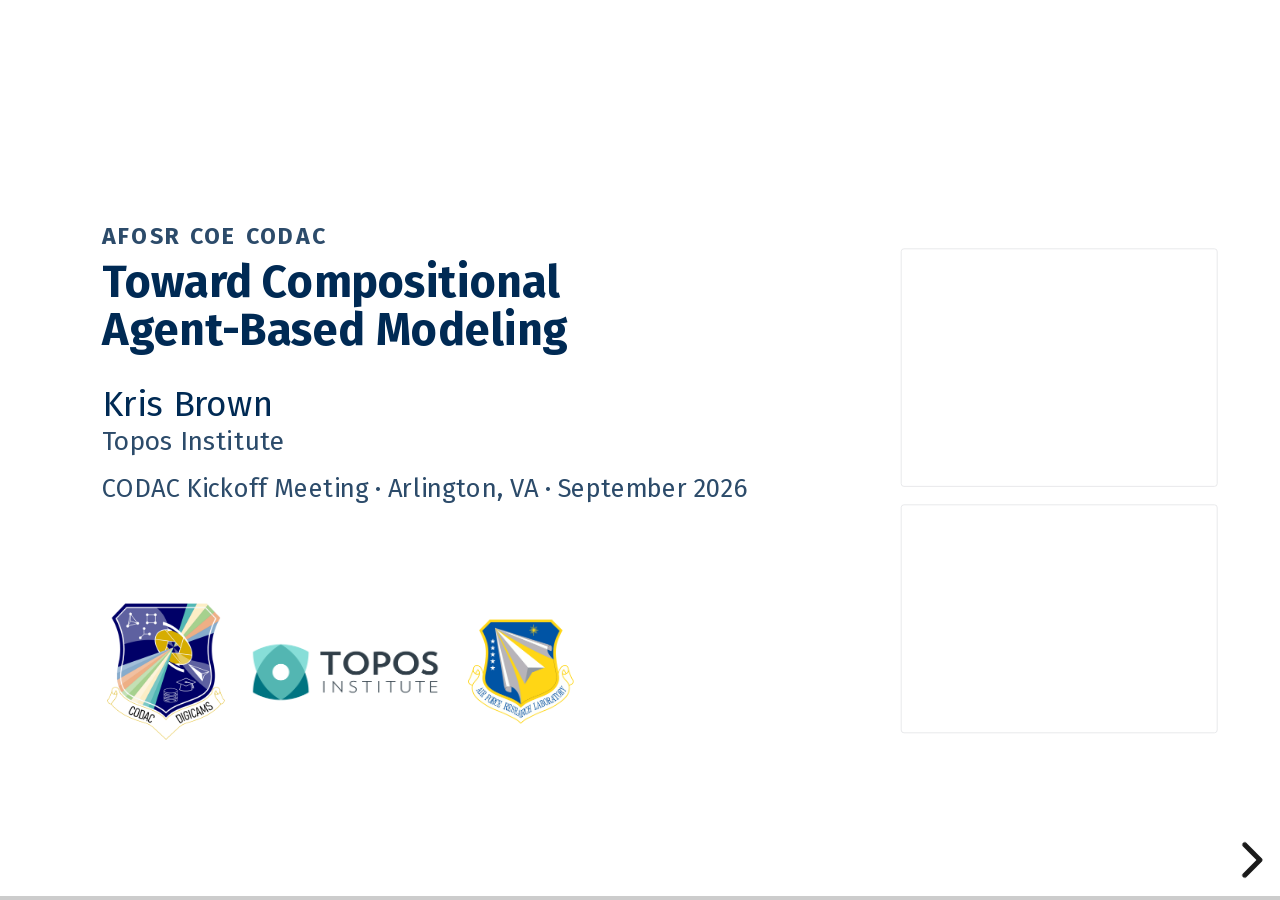
<file: 2026-09-codac-kickoff-topos-compositional-abm/index.html>
<!doctype html>
<html lang="en">
  <head>
    <meta charset="utf-8">
<title>Toward Compositional Agent-Based Modeling — AFOSR COE CODAC</title>

<meta name="author" content="AFOSR COE CODAC">
<meta name="viewport" content="width=device-width, initial-scale=1.0, maximum-scale=1.0, user-scalable=no">

<link rel="stylesheet" href="../reveal-js/dist/reveal.css">
<link rel="stylesheet" href="../vendored/katex-0.16.11/katex.min.css">
<link rel="stylesheet" href="../vendored/fira-sans-2026-09/fira-sans.css">
<link rel="stylesheet" href="../_ds/fairbanks-research-talk-design-system-7193341c-92ad-490d-a789-ef6442329aec/tokens/fonts.css">
<link rel="stylesheet" href="../_ds/fairbanks-research-talk-design-system-7193341c-92ad-490d-a789-ef6442329aec/tokens/colors.css">
<link rel="stylesheet" href="../_ds/fairbanks-research-talk-design-system-7193341c-92ad-490d-a789-ef6442329aec/tokens/typography.css">
<link rel="stylesheet" href="../_ds/fairbanks-research-talk-design-system-7193341c-92ad-490d-a789-ef6442329aec/tokens/spacing.css">
<link rel="stylesheet" href="../_ds/fairbanks-research-talk-design-system-7193341c-92ad-490d-a789-ef6442329aec/tokens/effects.css">
<link rel="stylesheet" href="../_ds/fairbanks-research-talk-design-system-7193341c-92ad-490d-a789-ef6442329aec/styles.css">
<link rel="stylesheet" href="../gatas-talks/talk.css">
<link rel="stylesheet" href="../css/palettes.css">
<link rel="stylesheet" href="../css/site.css">

  </head>
  <body>
    
    <div class="reveal">
      <div class="slides">
<section data-label="1 · Title" data-background-color="#ffffff" class="slide-light">
  <div class="slide-canvas">
    
<div class="title-block">
  <div class="title-kicker">AFOSR COE CODAC</div>
  <div class="title-main">Toward Compositional Agent-Based Modeling</div>
  <div class="title-speaker">Kris Brown</div>
  <div class="title-affiliation">Topos Institute</div>
  <div class="title-venue">CODAC Kickoff Meeting · Arlington, VA · September 2026</div>
</div>
<div class="title-logos">
  <img src="../assets/brand/codac-digicams-shield.png" alt="CODAC DIGICAMS Shield" style="height:170px">
  <img src="../assets/logos/topos-logo.png" alt="Topos Institute" style="height:90px">
  <img src="../assets/logos/afosr-logo.png" alt="Air Force Office of Scientific Research" style="height:130px">
</div>
<div class="title-panel bordered" style="top:180px;height:296px">
  <video data-autoplay src="../assets/video/game-of-life-gosper-glider-gun.mp4" autoplay="autoplay" loop="loop" muted="muted" playsinline="playsinline"></video>
</div>
<div class="title-panel bordered" style="top:500px;height:284px">
  <video data-autoplay src="../assets/video/covid-social-distancing-abm.mp4" autoplay="autoplay" loop="loop" muted="muted" playsinline="playsinline"></video>
</div>

  </div>
  <aside class="notes">Hi, I'm going to talk about agent based modeling.</aside>
</section>

<section data-label="2 · Overview: Toward Compositional Agent-Based Modeling" data-background-color="#ffffff" class="slide-light">
  <div class="slide-canvas">
    <h1 class="slide-h1">Overview</h1>
    <div class="eyebrow" style="position:absolute;left:48px;top:112px">Four threads</div>
<div style="position:absolute;left:48px;top:156px;width:1440px;display:grid;grid-template-columns:repeat(4,1fr);gap:24px">
  <div class="card blue roomy"><div class="card-head">1</div><div class="card-body" style="font-size:var(--text-lg)">A framework for agent-based models</div></div>
  <div class="card green roomy"><div class="card-head">2</div><div class="card-body" style="font-size:var(--text-lg)">Agent-based programs / workflows</div></div>
  <div class="card orange roomy"><div class="card-head">3</div><div class="card-body" style="font-size:var(--text-lg)">Incremental search</div></div>
  <div class="card tan roomy"><div class="card-head">4</div><div class="card-body" style="font-size:var(--text-lg)">CatColab</div></div>
</div>

<div style="position:absolute;left:48px;top:440px;width:1440px">

<div style="margin-top:22px;display:flex;align-items:flex-start;gap:12px"><div style="flex:0 0 52px;padding-top:34px;font-size:20px;letter-spacing:2px;font-weight:700;opacity:.72">WITH</div>
<div style="flex:0 0 220px;text-align:center"><img src="../assets/photos/nate-osgood.jpg" alt="Nate Osgood" style="width:88px;height:88px;border-radius:50%;border:2px solid rgb(255 239 207 / .5);box-shadow:0 3px 12px rgb(0 0 0 / .3);object-fit:cover;display:block;margin:0 auto"><div style="margin-top:9px;font-size:24px;line-height:1.15;opacity:.9">Nate Osgood</div></div>
<div style="flex:0 0 220px;text-align:center"><img src="../assets/photos/james-fairbanks.jpg" alt="James Fairbanks" style="width:88px;height:88px;border-radius:50%;border:2px solid rgb(255 239 207 / .5);box-shadow:0 3px 12px rgb(0 0 0 / .3);object-fit:cover;display:block;margin:0 auto"><div style="margin-top:9px;font-size:24px;line-height:1.15;opacity:.9">James Fairbanks</div></div>
<div style="flex:0 0 220px;text-align:center"><img src="../assets/photos/evan-patterson.jpg" alt="Evan Patterson" style="width:88px;height:88px;border-radius:50%;border:2px solid rgb(255 239 207 / .5);box-shadow:0 3px 12px rgb(0 0 0 / .3);object-fit:cover;display:block;margin:0 auto"><div style="margin-top:9px;font-size:24px;line-height:1.15;opacity:.9">Evan Patterson</div></div>
<div style="flex:0 0 220px;text-align:center"><img src="../assets/photos/michael-arntzenius.jpg" alt="Michael Arntzenius" style="width:88px;height:88px;border-radius:50%;border:2px solid rgb(255 239 207 / .5);box-shadow:0 3px 12px rgb(0 0 0 / .3);object-fit:cover;display:block;margin:0 auto"><div style="margin-top:9px;font-size:24px;line-height:1.15;opacity:.9">Michael Arntzenius</div></div></div>
</div>

    <div class="ds-slide-num">2</div>
  </div>
  <aside class="notes">I'll try to give a brief overview of four things I've been thinking about related to this program. These are some of the people I've been in dialogue or collaboration with.
</aside>
</section>

<section data-label="3 · Core Abstraction: Rewrite Rules" data-background-color="#ffffff" class="slide-light">
  <div class="slide-canvas">
    <h1 class="slide-h1">Core Abstraction: Rewrite Rules</h1>
    <div class="at-full" style="top:104px;font-size:var(--text-lg);line-height:1.2;color:var(--slate)">
  Rewrite rules come up frequently in theories of discrete updates of combinatorial data.</div>

<div class="card green roomy" style="position:absolute;left:48px;top:176px;width:600px">
  <div class="ds-theorem-block block" style="font-size:var(--text-md);line-height:1.32"><div class="theorem-head">Definition (Rewrite rule)</div><div class="theorem-body">A <strong>rewrite rule</strong> in a category <span class="katex-inline" data-tex="\mathsf{C}">\(\mathsf{C}\)</span> is a pair of morphisms <span class="katex-inline" data-tex="L \leftarrowtail K \rightarrow R">\(L \leftarrowtail K \rightarrow R\)</span>.
    <ul style="margin:12px 0 12px 28px;padding:0;list-style-type:disc;line-height:1.4">
      <li><span class="katex-inline" data-tex="L">\(L\)</span> is the <strong>pattern</strong> of the rule.</li>
      <li><span class="katex-inline" data-tex="R">\(R\)</span> is the <strong>replacement</strong>.</li>
      <li><span class="katex-inline" data-tex="K">\(K\)</span> relates the two.</li>
    </ul>
    A rewrite rule is <strong>applied</strong> to an object <span class="katex-inline" data-tex="G \in \mathsf{C}">\(G \in \mathsf{C}\)</span> via a <strong>pattern match</strong> <span class="katex-inline" data-tex="L \to G">\(L \to G\)</span>.</div></div>
</div>
<div style="position:absolute;left:48px;top:600px;width:600px;font-size:var(--text-sm);line-height:1.3;color:var(--slate)">
  The result of applying the rule is determined by the structure of <span class="katex-inline" data-tex="\mathsf{C}">\(\mathsf{C}\)</span> (namely, its pushouts).</div>

<figure style="margin:0;position:absolute;left:690px;top:176px;width:798px;height:560px">
  <img src="../assets/figures/rewrite-rule-kitchen-example.png"
    alt="A rewrite rule L ← K → R on kitchen objects (bread, knife), matched into a kitchen state G and producing the rewritten state"
    style="width:100%;height:100%;object-fit:contain">
</figure>

    <div class="ds-cite">[1] A. Aguinaldo. <i>Topos Institute Blog,</i> 2022<span class="ds-cite-more"> &middot; image</span></div>
    <div class="ds-slide-num">3</div>
  </div>
  <aside class="notes"><p>Matt Klawonn already hinted at rewrite rules earlier in the day, so let me give more intuition for them. They're an important means of expressing discrete updates to combinatorial data.</p>
<p>(read slide)</p>
<p>I'll note that one reason these are particularly nice is that they blur the line between algorithm and data. Normally we're used to thinking of functions which can be applied to update data as something that lives in code. But a rewrite rule is finite, combinatorial data. So we can do operations <em>on</em> rewrite rules in a way that is very hard to do on code itself (this is underscoring James' earlier point which was that he doesn't want to ___ with models, he wants to ____ with algorithms.)</p>
</aside>
</section>

<section data-label="4 · Agent-Based Models: Examples" data-background-color="#ffffff" class="slide-light">
  <div class="slide-canvas">
    <h1 class="slide-h1">Agent-Based Models: Examples</h1>
    <div class="eyebrow" style="position:absolute;left:48px;top:150px;width:472px">Game of Life</div>

<div style="position:absolute;left:48px;top:190px;width:472px;height:340px;overflow:hidden;border-radius:4px"><video data-autoplay src="../assets/video/game-of-life-gosper-glider-gun.mp4" autoplay="autoplay" loop="loop" muted="muted" playsinline="playsinline" style="position:absolute;top:0;left:0;width:100%;height:100%;object-fit:contain;background:#fff"></video></div>

<div class="eyebrow" style="position:absolute;left:580px;top:150px;width:510px">COVID modeling</div>

<div style="position:absolute;left:580px;top:190px;width:510px;height:340px;overflow:hidden;border-radius:4px"><video data-autoplay src="../assets/video/covid-social-distancing-abm.mp4" autoplay="autoplay" loop="loop" muted="muted" playsinline="playsinline" style="position:absolute;top:0;left:0;width:100%;height:100%;object-fit:contain;background:#fff"></video></div>

<div class="eyebrow" style="position:absolute;left:1150px;top:150px;width:338px">Discrete Lotka–Volterra</div>

<div style="position:absolute;left:1150px;top:190px;width:338px;height:340px;overflow:hidden;border-radius:4px"><video data-autoplay src="../assets/video/discrete-lotka-volterra-abm.mp4" autoplay="autoplay" loop="loop" muted="muted" playsinline="playsinline" style="position:absolute;top:0;left:0;width:100%;height:100%;object-fit:contain;background:#fff"></video></div>

<div style="position:absolute;left:48px;right:48px;bottom:72px;font-size:var(--text-xl);line-height:1.18;color:var(--slate)">The only formal artifact of a model is usually its code, which makes models hard to <strong>compare</strong>, <strong>combine</strong>, <strong>edit</strong> and <strong>visualize</strong>.</div>

    <div class="ds-slide-num">4</div>
  </div>
  <aside class="notes"><p>An important class of scientific models are agent-based models: there are types of agents and they interact in various ways, not much more you can say in general about them. Part of the goal of this talk is to introduce <em>some</em> formalized idea that I claim captures a lot of practice without throwing up one's hands in defeat and saying "An Agent Based Model is any piece of software with things we call agents." Here are three motivating examples.</p>
<p>Now the problem: how do we represent these models, if not just as source code? Unfortunately, the status quo is that, despite the modeler's high-level conceptual understanding of the model, the only formal artifact is a piece of code. That makes <strong>comparing</strong>, <strong>combining</strong>, <strong>editing</strong>, and <strong>visualizing</strong> difficult.</p>
</aside>
</section>

<section data-label="5 · Agent-Based Modeling (1/3): Schemas" data-background-color="#ffffff" class="slide-light">
  <div class="slide-canvas">
    <h1 class="slide-h1">Agent-Based Modeling (1/3)</h1>
    <div class="card green side" style="position:absolute;left:48px;top:108px;width:1440px">
  <div style="font-size:var(--text-xl);line-height:1.2">An <strong>agent-based model</strong> simulates individuals which interact with their environments.</div>
</div>
<div class="at-full" style="top:196px;font-size:var(--text-lg);line-height:1.25;color:var(--slate)">
  To develop a model–implementation distinction, we need to be more precise. An ABM requires a <strong style="color:var(--navy)">schema</strong> to structure its individuals and their environment.</div>

<figure style="margin:0;position:absolute;left:48px;top:290px;width:520px;height:420px">
  <img src="../assets/figures/abm-schema-sir-person-graph.png"
    alt="Schema C: S, I and R point to Person; I has Viral Load and Antibody attributes valued in the reals; Person lives on a vertex V of a graph with edges E"
    style="width:100%;height:100%;object-fit:contain">
</figure>

<div class="card blue roomy" style="position:absolute;left:600px;top:290px;width:888px">
  <div class="card-head">AlgebraicJulia implements a <em>compositional</em> theory of relational data.</div>
  <ul style="margin:6px 0 0 28px;padding:0;list-style-type:disc;font-size:var(--text-md);line-height:1.45">
    <li>Schemas are categories, database instances are functors <span class="katex-inline" data-tex="\mathsf{C} \to \mathsf{Set}">\(\mathsf{C} \to \mathsf{Set}\)</span>.</li>
    <li>Functors <span class="katex-inline" data-tex="\mathsf{C}\to\mathsf{D}">\(\mathsf{C}\to\mathsf{D}\)</span> induce canonical migrations <span class="katex-inline" data-tex="[\mathsf{C},\mathsf{Set}]\to[\mathsf{D},\mathsf{Set}]">\([\mathsf{C},\mathsf{Set}]\to[\mathsf{D},\mathsf{Set}]\)</span>.</li>
  </ul>
</div>

<div class="card orange side" style="position:absolute;left:600px;top:600px;width:888px">
  <div style="font-size:var(--text-md);line-height:1.3"><strong>Caution:</strong> we do not impose a hard boundary between individual and environment.</div>
</div>

    <div class="ds-slide-num">5</div>
  </div>
  <aside class="notes"><p>So how will we move beyond this broad, hand-wavy definition? Let me share some work-in-progress with John Baez, Nathaniel Osgood, Xiaoyan Li, Evan Patterson, and Sean Wu on a more precise class of models.</p>
<p>Here's an example schema. An <em>instance</em> is a choice of a set of people, a set of vertices, a set of edges with source and target vertices, and so on. We have a category of instances, meaning we can talk about rewrite rules in this category.</p>
<p>For example, we might think of <code>Person</code> as tracking individuals, <code>S</code> <code>I</code> <code>V</code> as tracking properties of the individuals, and <code>E</code> and <code>V</code> as tracking the environment. However, if our notion of "action" is broad enough, we need not reify the distinction between individuals and environment. (You could argue that everything is being treated like an agent, the rows in the database, or that nothing is: it's just an environment.)</p>
<p>(In the original deck these three points were revealed one at a time.)</p>
</aside>
</section>

<section data-label="6 · Agent-Based Modeling (2/3): Rules and Timers" data-background-color="#ffffff" class="slide-light">
  <div class="slide-canvas">
    <h1 class="slide-h1">Agent-Based Modeling (2/3)</h1>
    <div class="at-full" style="top:104px;font-size:var(--text-lg);line-height:1.25;color:var(--slate)">
  The semantics of models are <em>continuous time</em> with <em>discrete events</em> and <em>continuous dynamics</em>.</div>

<div class="card blue roomy" style="position:absolute;left:48px;top:200px;width:720px">
  <div class="card-head">To first order, an ABM is:</div>
  <ul style="margin:8px 0 0 28px;padding:0;list-style-type:disc;font-size:var(--text-lg);line-height:1.4">
    <li>A <strong>schema</strong>: possible world states are ACSet instances</li>
    <li>A collection of <strong>rewrite rules</strong> <span class="katex-inline" data-tex="\rho_i">\(\rho_i\)</span>
      <ul style="margin:6px 0 0 28px;padding:0;list-style-type:circle;font-size:var(--text-md)">
        <li>An associated collection of <strong>timers</strong> <span class="katex-inline" data-tex="T_i :: \mathsf{P}([0,\infty])">\(T_i :: \mathsf{P}([0,\infty])\)</span></li>
      </ul></li>
  </ul>
</div>

<figure style="margin:0;position:absolute;left:808px;top:180px;width:680px;height:620px">
  <img src="../assets/figures/abm-schema-rules-and-timers.png"
    alt="The schema C, a rewrite rule rho_i given by L_i ← I_i → R_i on susceptible and infected people at a location, its timer T_i as a decaying probability density, and a user-friendly Petri-net presentation of infection and recovery rules"
    style="width:100%;height:100%;object-fit:contain">
</figure>

    <div class="ds-slide-num">6</div>
  </div>
  <aside class="notes">Now we need to introduce the possible actions. These are rewrite rules. If you just had a set of rewrite rules, you would have no control over which ones execute, how often, or in what order. This is where 'timers' are relevant.
</aside>
</section>

<section data-label="7 · Scheduling Future Events with Timers" data-background-color="#ffffff" class="slide-light">
  <div class="slide-canvas">
    <h1 class="slide-h1">Scheduling Future Events with Timers</h1>
    <div class="card green side roomy" style="position:absolute;left:48px;top:120px;width:560px">
  <div style="font-size:var(--text-lg);line-height:1.3">A timer's probability measure is a <strong>residence time</strong>: how long the event takes to happen, <em>conditional</em> on nothing else happening first to remove it from that state.</div>
</div>

<figure style="margin:0;position:absolute;left:648px;top:112px;width:840px;height:240px">
  <img src="../assets/figures/timer-residence-time-distributions.png"
    alt="Three timer densities over time t: a Markov process (exponential decay), Dirac delta(s) (fixed delays), and a custom distribution"
    style="width:100%;height:100%;object-fit:contain">
</figure>

<div class="eyebrow" style="position:absolute;left:48px;top:420px">Example: an SIR event schedule</div>
<figure style="margin:0;position:absolute;left:48px;top:460px;width:1440px;height:272px">
  <img src="../assets/figures/timer-sir-event-schedule.png"
    alt="Four snapshots of an event timeline: two infected and one susceptible person; recovery and infection events are scheduled, a recovery fires first and invalidates a pending infection, then the remaining events fire"
    style="width:100%;height:100%;object-fit:contain">
</figure>

    <div class="ds-slide-num">7</div>
  </div>
  <aside class="notes"><p>The timer characterizes: how long (once the preconditions for an action hold) until the action happens? Note we can represent non-Markovian processes. This is because coarse-grained dynamics aren't memoryless.</p>
<p>This is a distribution we'll sample right when the match for a rewrite rule appears. This allows us to avoid needing instantaneous probabilities and integrating over small timesteps.</p>
<p>Here's an example. We start off with two infected, one susceptible people at the same location. So the possible events are that the two infected people recover or that they each infect the one susceptible person. If this were our initial state we'd draw from the distributions of these kinds of events to get scheduled times for all four events. Now it turns out that a recovery event occurs first, so when we evaluate that, the downstream infection event is invalidated. Then an infection event, then two recovery events.</p>
</aside>
</section>

<section data-label="8 · Agent-Based Modeling (3/3): Continuous Dynamics" data-background-color="#ffffff" class="slide-light">
  <div class="slide-canvas">
    <h1 class="slide-h1">Agent-Based Modeling (3/3)</h1>
    <div class="at-full" style="top:104px;font-size:var(--text-lg);line-height:1.25;color:var(--slate)">
  These models are <em>continuous time</em> with <em>discrete events</em> and <em>continuous dynamics</em>.</div>

<div class="card blue roomy" style="position:absolute;left:48px;top:190px;width:800px">
  <div class="card-head">To first order, an ABM is:</div>
  <ul style="margin:8px 0 0 28px;padding:0;list-style-type:disc;font-size:var(--text-lg);line-height:1.4">
    <li>A <strong>schema</strong>: possible world states are ACSet instances</li>
    <li>A collection of <strong>rewrite rules</strong>
      <ul style="margin:4px 0 6px 28px;padding:0;list-style-type:circle;font-size:var(--text-md)">
        <li>An associated collection of <strong>timers</strong> <span class="katex-inline" data-tex="T_i :: \mathsf{P}([0,\infty])">\(T_i :: \mathsf{P}([0,\infty])\)</span></li>
      </ul></li>
    <li>A collection of <strong>continuous dynamics</strong>, given by ODEs <span class="katex-inline" data-tex="O_j">\(O_j\)</span>
      <ul style="margin:4px 0 0 28px;padding:0;list-style-type:circle;font-size:var(--text-md)">
        <li>An associated collection of <strong>patterns</strong> <span class="katex-inline" data-tex="P_j">\(P_j\)</span></li>
        <li>Partial functions from <span class="katex-inline" data-tex="P_j">\(P_j\)</span> variables to <span class="katex-inline" data-tex="O_j">\(O_j\)</span> variables</li>
      </ul></li>
  </ul>
</div>

<figure style="margin:0;position:absolute;left:888px;top:170px;width:600px;height:640px">
  <img src="../assets/figures/abm-schema-rules-and-odes.png"
    alt="The schema C, ODEs O_j for the viral loads and antibodies of two infected people, the pattern P_j of two infected people on one vertex, and a user-friendly graphical presentation of the ODEs"
    style="width:100%;height:100%;object-fit:contain">
</figure>

    <div class="ds-slide-num">8</div>
  </div>
  <aside class="notes"><p>I'll just comment that these discrete data structures and updates (though in continuous time) can also be gracefully integrated with continuous dynamics. In this example, we say "for every pair of infected people on the same vertex, the changes in their viral loads and antibody counts have the contributions of this ODE."</p>
<p>Just as certain discrete rules were presented by a Petri net, there are also graphical methods of presenting some classes of ODEs.</p>
</aside>
</section>

<section data-label="9 · Rewrite-Based Workflows (1/4): Interfaces on Wires" data-background-color="#ffffff" class="slide-light">
  <div class="slide-canvas">
    <h1 class="slide-h1">Rewrite-Based Workflows (1/4)</h1>
    <div class="at-full" style="top:104px;font-size:var(--text-lg);line-height:1.25;color:var(--slate)">
  We're often interested in extended sequences of coordinated actions.</div>

<figure style="margin:0;position:absolute;left:268px;top:170px;width:1000px;height:117px">
  <img src="../assets/figures/rewrite-rule-sequence-untyped.png"
    alt="Rule 1 → Rule 2 → Rule 3 → …, a bare sequence of rewrite rules"
    style="width:100%;height:100%;object-fit:contain">
</figure>

<div class="card orange side" style="position:absolute;left:48px;top:320px;width:1440px">
  <div style="font-size:var(--text-md);line-height:1.3"><strong>Problem:</strong> rules require <em>matches</em>, so the sequence above cannot specify how the rewrites relate to each other.</div>
</div>

<div class="at-full" style="top:430px;font-size:var(--text-lg);line-height:1.25">
  We address this by annotating the wires connecting boxes with <strong>interfaces</strong>.</div>

<figure style="margin:0;position:absolute;left:268px;top:490px;width:1000px;height:180px">
  <img src="../assets/figures/rewrite-rule-sequence-typed-interfaces.png"
    alt="… L1 → Rule 1 → R1 … L2 → Rule 2 → R2 …, the same sequence with a pattern labelling each wire"
    style="width:100%;height:100%;object-fit:contain">
</figure>

<div style="position:absolute;left:48px;right:48px;bottom:56px;font-size:var(--text-lg);line-height:1.18;color:var(--slate)">To <em>run</em> the workflow, flow along wires with a distinguished match for whatever pattern lives on the wire.</div>

    <div class="ds-slide-num">9</div>
  </div>
  <aside class="notes"><p>Ok, so that was one proposal for what an "agent based model" is. It's quite expressive. Let me now talk about another approach to this problem, one that we could call 'rewrite-based workflows'. A naive approach to this looks like this sequence of rules. But because a rule needs a match to be applied, at most this says to apply the rules somewhere (anywhere), with no constraints on how the rule applications relate to each other.</p>
<p>We'll address this by annotating the wires. When you're stepping through a workflow, you are obligated to have a match of the shape of the pattern on the wire. Now it's possible to relate the output of rule 1 to the input of rule 2. Now, if R1 is not equal to L2, there must be some stuff in between. There are lots of primitive kinds of operations we can introduce to make this natural. But now I'm already talking about a graphical language with boxes and wires...</p>
</aside>
</section>

<section data-label="10 · Rewrite-Based Workflows (2/4): Traced Monoidal Syntax" data-background-color="#ffffff" class="slide-light">
  <div class="slide-canvas">
    <h1 class="slide-h1">Rewrite-Based Workflows (2/4)</h1>
    <div class="at-full" style="top:104px;font-size:var(--text-lg);line-height:1.25;color:var(--slate)">
  (Traced) <strong style="color:var(--navy)">symmetric monoidal categories</strong> are a desirable structure for one's syntax to have. Their diagrams:</div>

<div style="position:absolute;left:48px;top:200px;width:1440px;display:grid;grid-template-columns:repeat(4,1fr);gap:20px">
  <div class="card blue soft"><div class="card-body">Can be graphically depicted</div></div>
  <div class="card blue soft"><div class="card-body">Can have varying semantics</div></div>
  <div class="card blue soft"><div class="card-body">Can be composed in parallel or in series</div></div>
  <div class="card blue soft"><div class="card-body">Can be operadically substituted</div></div>
</div>

<figure style="margin:0;position:absolute;left:268px;top:318px;width:1000px;height:240px">
  <img src="../assets/figures/operadic-substitution-flow-chart.png"
    alt="Operadic substitution: a flow chart with boxes 1 and 2 and a feedback loop; box 1 is replaced by a sub-diagram of boxes 3 and 4, giving the updated flow chart"
    style="width:100%;height:100%;object-fit:contain">
</figure>

<div class="card green roomy" style="position:absolute;left:48px;top:590px;width:1440px">
  <div style="font-size:var(--text-md);line-height:1.35">We represent workflows in a category closely related to <span class="katex-inline" data-tex="\mathsf{Meal}">\(\mathsf{Meal}\)</span>:</div>
  <ul style="margin:6px 0 0 28px;padding:0;list-style-type:disc;font-size:var(--text-md);line-height:1.4">
    <li>Objects: sets. Morphisms: <strong>Mealy machines</strong> (stateful functions, updated when fed an input).</li>
    <li><span class="katex-inline" data-tex="\mathsf{Meal}">\(\mathsf{Meal}\)</span> is a traced SMC.</li>
  </ul>
</div>

    <div class="ds-cite">[<span class="cite-ours">2</span>] K. Brown and D. I. Spivak. arXiv:2304.14950, 2023</div>
    <div class="ds-slide-num">10</div>
  </div>
  <aside class="notes"><p>Applied category theorists know well the structure you need to interpret boxes and wires. I won't reiterate some of the virtues of this approach to syntax in the interest of time.</p>
<p>At the risk of making this too technical, I'll say something approximately true which is that we can interpret the boxes as Mealy machines (functions which have an internal state which gets updated by its input).</p>
</aside>
</section>

<section data-label="11 · Rewrite-Based Workflows (3/4): Lotka–Volterra as a Workflow" data-background-color="#ffffff" class="slide-light">
  <div class="slide-canvas">
    <h1 class="slide-h1">Rewrite-Based Workflows (3/4)</h1>
    <figure style="margin:0;position:absolute;left:48px;top:108px;width:1440px;height:482px">
  <img src="../assets/figures/lotka-volterra-rewrite-workflow.png"
    alt="Wiring diagrams for wolf–sheep predation: query boxes for each sheep, wolf and vertex, feeding rewrite boxes (sheep eat, wolf eat, swap, grass increment), a daily routine of move, reproduce, starve and forget, and a move sub-workflow of turn left or right then forward"
    style="width:100%;height:100%;object-fit:contain">
</figure>

<div style="position:absolute;left:500px;top:588px;width:256px;height:230px;overflow:hidden;border-radius:4px"><video data-autoplay src="../assets/video/discrete-lotka-volterra-abm.mp4" autoplay="autoplay" loop="loop" muted="muted" playsinline="playsinline" style="position:absolute;top:0;left:0;width:100%;height:100%;object-fit:contain;background:#fff"></video></div>
<div style="position:absolute;left:790px;top:690px;width:560px;font-size:var(--text-sm);line-height:1.3;color:var(--slate)">Running the workflow simulates wolves, sheep and grass.</div>

    <div class="ds-slide-num">11</div>
  </div>
  <aside class="notes"><p>I haven't shown you all the primitives, but this results in a very powerful language. You can have workflows which actually do a whole simulation (as we can have some special boxes which play the role of <code>for</code>-loops).</p>
<p>Note that, as a simulation, this is a sequence of events (there isn't really any timing).</p>
</aside>
</section>

<section data-label="12 · Rewrite-Based Workflows (4/4): Nondeterministic and Probabilistic Semantics" data-background-color="#ffffff" class="slide-light">
  <div class="slide-canvas">
    <h1 class="slide-h1">Rewrite-Based Workflows (4/4)</h1>
    <div class="card blue roomy" style="position:absolute;left:48px;top:112px;width:700px;height:250px">
  <div class="card-head">Process-informed decision making</div>
  <ul style="margin:6px 0 0 28px;padding:0;list-style-type:disc;font-size:var(--text-lg);line-height:1.4">
    <li><em>Nondeterministic</em> Mealy machines</li>
    <li>Each function has a multiset of outputs</li>
  </ul>
</div>
<div class="card orange roomy" style="position:absolute;left:788px;top:112px;width:700px;height:250px">
  <div class="card-head">Structured game representations</div>
  <ul style="margin:6px 0 0 28px;padding:0;list-style-type:disc;font-size:var(--text-lg);line-height:1.4">
    <li><em>Probabilistic</em> Mealy machines</li>
    <li>Each function has a finitely-supported probability distribution of outputs</li>
  </ul>
</div>

<div class="eyebrow" style="position:absolute;left:48px;top:400px">Applications</div>
<div class="card blue side roomy" style="position:absolute;left:48px;top:440px;width:700px">
  <div style="font-size:var(--text-lg);line-height:1.3"><strong>Modeling resilience in complex operations.</strong> Running a nondeterministic workflow lets us look at the resources which play essential roles in the successful executions of the workflow.</div>
</div>
<div class="card orange side roomy" style="position:absolute;left:788px;top:440px;width:700px">
  <div style="font-size:var(--text-lg);line-height:1.3"><strong>Agents which learn.</strong> Use the statefulness of boxes: any boxes which have some nondeterminism (e.g. picking a match) can be trained to produce a probability distribution when equipped with an objective function.</div>
</div>

    <div class="ds-slide-num">12</div>
  </div>
  <aside class="notes"><p>This connects to two interest areas of Matt Klawonn. I now have to relax something I said earlier: we can interpret these wiring diagrams in certain Kleisli category embellishments of Meal. Process-informed decision making is connected to non-deterministic Mealy machines. Structured games can make use of probabilistic Mealy machines.</p>
<p>Inspired by Matt's healthcare example, we might be able to identify a certain healthcare worker as critical because they factor into so many of the possible executions of a schedule.</p>
</aside>
</section>

<section data-label="13 · The Incremental Search Problem (1/2): Incrementalizing a Conjunctive Query" data-background-color="#ffffff" class="slide-light">
  <div class="slide-canvas">
    <h1 class="slide-h1">The Incremental Search Problem (1/2)</h1>
    <div class="card orange rule-rust roomy at-full" style="top:108px">
  <div class="ds-theorem-block block" style="font-size:var(--text-md);line-height:1.3"><div class="theorem-head">Example (Incrementalizing a conjunctive query that looks for pairs of consecutive edges).</div><div class="theorem-body">Suppose we have a binary <span class="katex-inline" data-tex="\mathsf{edge}">\(\mathsf{edge}\)</span> relation, and let <span class="katex-inline" data-tex="\mathsf{edge&#39;}">\(\mathsf{edge'}\)</span> be the relation after an update. Let <span class="katex-inline" data-tex="\phi&#39; = \mathsf{edge&#39;}(x,y) \wedge \mathsf{edge&#39;}(y,z)">\(\phi' = \mathsf{edge'}(x,y) \wedge \mathsf{edge'}(y,z)\)</span> be the query over the updated relation.</div></div>
  <div class="ds-math-block" data-tex="\begin{aligned}
  \phi&#39; &amp;= \mathsf{edge&#39;}(x,y) \wedge \mathsf{edge&#39;}(y,z) \\
  &amp;= (\mathsf{edge}(x,y) \vee \mathsf{\Delta edge}(x,y)) \wedge (\mathsf{edge}(y,z) \vee \mathsf{\Delta edge}(y,z)) \\
  &amp;= \phantom{{}\vee{}} {\color{IndianRed} (\phantom{\Delta}\mathsf{edge}(x,y) \wedge \phantom{\Delta}\mathsf{edge}(y,z))} \qquad \textcolor{gray}{\text{two old edges}} \\
  &amp;\phantom{{}={}} \vee {\color{RoyalBlue} (\phantom{\Delta}\mathsf{edge}(x,y) \wedge \mathsf{\Delta edge}(y,z))} \qquad \textcolor{gray}{\text{an old edge, then a new edge}} \\
  &amp;\phantom{{}={}} \vee {\color{RoyalBlue} (\mathsf{\Delta edge}(x,y) \wedge \phantom{\Delta}\mathsf{edge}(y,z))} \qquad \textcolor{gray}{\text{a new edge, then an old edge}} \\
  &amp;\phantom{{}={}} \vee {\color{RoyalBlue} (\mathsf{\Delta edge}(x,y) \wedge \mathsf{\Delta edge}(y,z))} \qquad \textcolor{gray}{\text{two new edges}} \\
  &amp;= {\color{IndianRed}\phi} \vee {\color{RoyalBlue}\Delta\phi}
\end{aligned}" style="font-size:28px;margin:14px 0 0">\[ \begin{aligned}
  \phi&#39; &amp;= \mathsf{edge&#39;}(x,y) \wedge \mathsf{edge&#39;}(y,z) \\
  &amp;= (\mathsf{edge}(x,y) \vee \mathsf{\Delta edge}(x,y)) \wedge (\mathsf{edge}(y,z) \vee \mathsf{\Delta edge}(y,z)) \\
  &amp;= \phantom{{}\vee{}} {\color{IndianRed} (\phantom{\Delta}\mathsf{edge}(x,y) \wedge \phantom{\Delta}\mathsf{edge}(y,z))} \qquad \textcolor{gray}{\text{two old edges}} \\
  &amp;\phantom{{}={}} \vee {\color{RoyalBlue} (\phantom{\Delta}\mathsf{edge}(x,y) \wedge \mathsf{\Delta edge}(y,z))} \qquad \textcolor{gray}{\text{an old edge, then a new edge}} \\
  &amp;\phantom{{}={}} \vee {\color{RoyalBlue} (\mathsf{\Delta edge}(x,y) \wedge \phantom{\Delta}\mathsf{edge}(y,z))} \qquad \textcolor{gray}{\text{a new edge, then an old edge}} \\
  &amp;\phantom{{}={}} \vee {\color{RoyalBlue} (\mathsf{\Delta edge}(x,y) \wedge \mathsf{\Delta edge}(y,z))} \qquad \textcolor{gray}{\text{two new edges}} \\
  &amp;= {\color{IndianRed}\phi} \vee {\color{RoyalBlue}\Delta\phi}
\end{aligned} \]</div>
</div>

    <div class="ds-slide-num">13</div>
  </div>
  <aside class="notes">Often the engine of the algorithms we work on is querying relational data. In simulations, the data is changing frequently but in small bits due to local actions. Here I show a standard perspective on incrementalizing a query. You can think of it as factoring a query into two parts, one which looks at only the old data and one which can look at both old and new data. Once you have done this factorization, then when you get a runtime data update, you can simply ignore the part of the query corresponding to old data and get precisely the new results which come from the updated data.
</aside>
</section>

<section data-label="14 · The Incremental Search Problem (2/2): Incremental Search in a Quasitopos" data-background-color="#ffffff" class="slide-light">
  <div class="slide-canvas">
    <h1 class="slide-h1">The Incremental Search Problem (2/2)</h1>
    <div class="card orange side" style="position:absolute;left:48px;top:112px;width:760px">
  <div style="font-size:var(--text-md);line-height:1.3"><strong>Challenge:</strong> generalize this algorithm to be applicable in a wide variety of settings.</div>
</div>

<div class="card green roomy" style="position:absolute;left:48px;top:220px;width:760px">
  <div class="card-head">Solution</div>
  <div style="font-size:var(--text-sm);line-height:1.3;color:var(--slate);margin-bottom:10px">WIP paper with James Fairbanks, Michael Arntzenius and <a href="https://www.mwillsey.com/" style="color:inherit">Max Willsey</a> (UC Berkeley)</div>
  <ul style="margin:0 0 0 28px;padding:0;list-style-type:disc;font-size:var(--text-md);line-height:1.4">
    <li>Statically analyze rewrite rules to improve runtime efficiency</li>
    <li>Address incrementalization with respect to batches of updates</li>
    <li>Incrementalize conjunctive queries in any quasitopos with finite subobject lattices</li>
  </ul>
</div>

<div style="position:absolute;left:48px;top:636px;width:760px;font-size:var(--text-md);line-height:1.3">
  <strong>Example</strong> in the category of simplicial complexes.
  <div style="margin-top:10px;font-size:var(--text-sm);color:var(--slate)">The algorithm is much more efficient when implemented natively in this category than when the data is embedded as a regular database and the algorithm run there.</div></div>

<figure style="margin:0;position:absolute;left:860px;top:112px;width:628px;height:690px">
  <img src="../assets/figures/incremental-search-simplicial-complex.png"
    alt="A query pattern Q of two triangles sharing a vertex, matched into simplicial complexes G and an update G' formed by pushing out along an added triangle, with the match factored through the update"
    style="width:100%;height:100%;object-fit:contain">
</figure>

    <div class="ds-slide-num">14</div>
  </div>
  <aside class="notes"><p>Our abstract notion of a query is a morphism in some category C. We want to be able to compute our matches once and then apply rewrite rules without having to recompute all the possible matches each time.</p>
<p>A paper I've been working on over the past year with collaborators addresses this in a very general setting. This is not just 'descriptive ACT' but has genuine measurable speedups relative to the state of the art.</p>
<p>In this example, we are working with simplicial complexes. We can factor the query problem (matches from Q into the result) into a bunch of smaller queries, one of which only depends on the input G, the rest also depending on the Delta.</p>
<p>(In the original deck the challenge, solution and example were revealed one at a time.)</p>
</aside>
</section>

<section data-label="15 · CatColab (1/3): An SEIRV Stock-Flow Model" data-background-color="#ffffff" class="slide-light">
  <div class="slide-canvas">
    <h1 class="slide-h1">CatColab (1/3)</h1>
    <figure class="card soft" style="margin:0;position:absolute;left:148px;top:112px;width:1240px;height:704px;padding:12px;background:#fff">
  <img src="../assets/figures/catcolab-seirv-stock-flow.png"
    alt="CatColab screenshot: an SEIRV stock-flow model listing stocks Susceptible, Exposed, Infectious, Recovered, Vaccinated and flows exposure, vaccination, infection, recovery and waning, beside its diagram and a mass-action simulation plot"
    style="width:100%;height:100%;object-fit:contain">
</figure>

    <div class="ds-slide-num">15</div>
  </div>
</section>

<section data-label="16 · CatColab (2/3): A Two-Level Predator–Prey Model" data-background-color="#ffffff" class="slide-light">
  <div class="slide-canvas">
    <h1 class="slide-h1">CatColab (2/3)</h1>
    <figure class="card soft" style="margin:0;position:absolute;left:48px;top:112px;width:1440px;height:700px;padding:12px;background:#fff">
  <img src="../assets/figures/catcolab-two-level-predator-prey.png"
    alt="CatColab screenshot: a two-level predator–prey causal loop diagram with variables Grass, Rabbit, Fox, two instances RG and FR of a predator–prey motif, its visualization, and the composition pattern wiring the two motifs together"
    style="width:100%;height:100%;object-fit:contain">
</figure>

    <div class="ds-slide-num">16</div>
  </div>
</section>

<section data-label="17 · CatColab (3/3): A Multi-Domain Pseudo-Model" data-background-color="#ffffff" class="slide-light">
  <div class="slide-canvas">
    <h1 class="slide-h1">CatColab (3/3)</h1>
    <div class="at-full" style="top:104px;font-size:var(--text-lg);line-height:1.25;color:var(--slate)">
  One could imagine a theory which supports the following model:</div>

<div class="eyebrow" style="position:absolute;left:48px;top:164px">Pseudo-model</div>
<pre style="position:absolute;left:48px;top:196px;width:640px;margin:0;padding:14px 20px;box-sizing:border-box;background:var(--paper);border-left:5px solid var(--navy);border-radius:8px;box-shadow:none;font-size:var(--text-code);line-height:1.22"><code class="language-plaintext" style="font-family:var(--font-mono);padding:0;background:none;max-height:none;overflow:visible">a1, a2, a3      : Agent3D    # UAVs
w1, w2          : Agent3D    # UUVs
s1, s2, s3, s4  : Agent2D    # USVs

fa12 : a1 → a2  : VelocityConsensus
fa13 : a1 → a3  : VelocityConsensus
fa23 : a2 → a3  : VelocityConsensus

g12  : s1 → s2  : Formation
g23  : s2 → s3  : Formation
g34  : s3 → s4  : Formation
g41  : s4 → s1  : Formation
m13  : s1 → s3  : Link22

ra1  : a1 → s1  : Range32
ra2  : a2 → s2  : Range32
ra3  : a3 → s3  : Range32

fw12 : w1 → w2  : VelocityConsensus
rw12 : w1 → w2  : Range33
rw1  : w1 → s4  : Range32
rw2  : w2 → s4  : Range32</code></pre>

<figure style="margin:0;position:absolute;left:740px;top:170px;width:748px;height:620px">
  <img src="../assets/figures/multi-domain-uav-usv-uuv-layers.png"
    alt="Multi-domain operation: UAVs in the air, USVs on the surface and UUVs underwater, drawn as three stacked layers with communication links within and between layers"
    style="width:100%;height:100%;object-fit:contain">
</figure>

    <div class="ds-slide-num">17</div>
  </div>
  <aside class="notes">To return to James' motivating example. When we think about making tools that are usable by engineers without advanced math background, ...
</aside>
</section>

<section data-label="18 · Thank You: Toward Compositional Agent-Based Modeling" data-background-color="#ffffff" class="slide-light">
  <div class="slide-canvas">
    <h1 class="slide-h1">Thank You!</h1>
    <div class="card blue roomy" style="position:absolute;left:48px;top:112px;width:700px;height:280px">
  <div class="card-head">Covered today</div>
  <ul style="margin:6px 0 0 28px;padding:0;list-style-type:disc;font-size:var(--text-md);line-height:1.45">
    <li>A framework for agent-based models</li>
    <li>Agent-based programs / workflows</li>
    <li>Incremental search</li>
    <li>CatColab (<a href="https://catcolab.org/" style="color:var(--navy)">try it out at catcolab.org</a>)</li>
  </ul>
</div>
<div class="card green roomy" style="position:absolute;left:788px;top:112px;width:700px;height:280px">
  <div class="card-head">Compositionality</div>
  <ul style="margin:6px 0 0 28px;padding:0;list-style-type:disc;font-size:var(--text-md);line-height:1.45">
    <li>Database compositionality (<span class="katex-inline" data-tex="[\mathsf{C},\mathsf{Set}]">\([\mathsf{C},\mathsf{Set}]\)</span>, data migrations)</li>
    <li>Compositional wiring diagram syntax for workflows</li>
    <li>CatColab allows integrating heterogeneous models</li>
  </ul>
</div>

<div style="position:absolute;left:48px;top:450px;width:1440px">

<div style="margin-top:22px;display:flex;align-items:flex-start;gap:12px"><div style="flex:0 0 52px;padding-top:34px;font-size:20px;letter-spacing:2px;font-weight:700;opacity:.72">WITH</div>
<div style="flex:0 0 220px;text-align:center"><img src="../assets/photos/nate-osgood.jpg" alt="Nate Osgood" style="width:88px;height:88px;border-radius:50%;border:2px solid rgb(255 239 207 / .5);box-shadow:0 3px 12px rgb(0 0 0 / .3);object-fit:cover;display:block;margin:0 auto"><div style="margin-top:9px;font-size:24px;line-height:1.15;opacity:.9">Nate Osgood</div></div>
<div style="flex:0 0 220px;text-align:center"><img src="../assets/photos/james-fairbanks.jpg" alt="James Fairbanks" style="width:88px;height:88px;border-radius:50%;border:2px solid rgb(255 239 207 / .5);box-shadow:0 3px 12px rgb(0 0 0 / .3);object-fit:cover;display:block;margin:0 auto"><div style="margin-top:9px;font-size:24px;line-height:1.15;opacity:.9">James Fairbanks</div></div>
<div style="flex:0 0 220px;text-align:center"><img src="../assets/photos/evan-patterson.jpg" alt="Evan Patterson" style="width:88px;height:88px;border-radius:50%;border:2px solid rgb(255 239 207 / .5);box-shadow:0 3px 12px rgb(0 0 0 / .3);object-fit:cover;display:block;margin:0 auto"><div style="margin-top:9px;font-size:24px;line-height:1.15;opacity:.9">Evan Patterson</div></div>
<div style="flex:0 0 220px;text-align:center"><img src="../assets/photos/michael-arntzenius.jpg" alt="Michael Arntzenius" style="width:88px;height:88px;border-radius:50%;border:2px solid rgb(255 239 207 / .5);box-shadow:0 3px 12px rgb(0 0 0 / .3);object-fit:cover;display:block;margin:0 auto"><div style="margin-top:9px;font-size:24px;line-height:1.15;opacity:.9">Michael Arntzenius</div></div></div>
</div>

    <div class="ds-slide-num">18</div>
  </div>
  <aside class="notes">Thanks! This was just one perspective on ABMs and there's a lot more to be said about integrating with some of the other ways people think about agents and multiagent systems.
</aside>
</section>


</div>
      

    </div><script src="../reveal-js/dist/reveal.js"></script>
<script src="../reveal-js/plugin/notes/notes.js"></script>
<script src="../reveal-js/plugin/highlight/highlight.js"></script>
<script src="../vendored/katex-0.16.11/katex.min.js"></script>
<script src="../gatas-talks/talk.js"></script>

    
    
  </body>
</html>
</file>
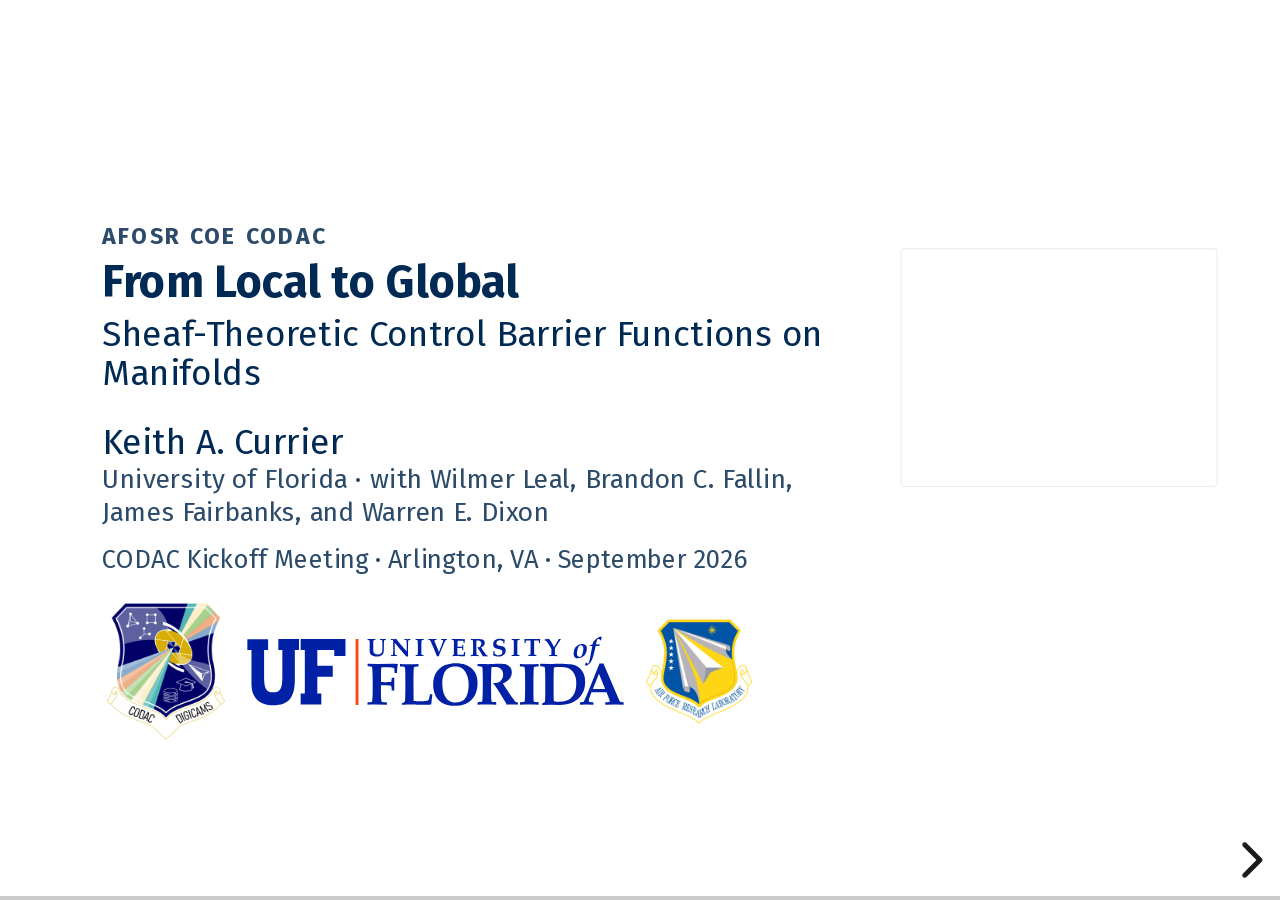
<file: 2026-09-codac-kickoff-uf-currier-sheaf-cbf/index.html>
<!doctype html>
<html lang="en">
  <head>
    <meta charset="utf-8">
<title>From Local to Global: Sheaf-Theoretic Control Barrier Functions on Manifolds — AFOSR COE CODAC</title>

<meta name="author" content="AFOSR COE CODAC">
<meta name="viewport" content="width=device-width, initial-scale=1.0, maximum-scale=1.0, user-scalable=no">

<link rel="stylesheet" href="../reveal-js/dist/reveal.css">
<link rel="stylesheet" href="../vendored/katex-0.16.11/katex.min.css">
<link rel="stylesheet" href="../vendored/fira-sans-2026-09/fira-sans.css">
<link rel="stylesheet" href="../_ds/fairbanks-research-talk-design-system-7193341c-92ad-490d-a789-ef6442329aec/tokens/fonts.css">
<link rel="stylesheet" href="../_ds/fairbanks-research-talk-design-system-7193341c-92ad-490d-a789-ef6442329aec/tokens/colors.css">
<link rel="stylesheet" href="../_ds/fairbanks-research-talk-design-system-7193341c-92ad-490d-a789-ef6442329aec/tokens/typography.css">
<link rel="stylesheet" href="../_ds/fairbanks-research-talk-design-system-7193341c-92ad-490d-a789-ef6442329aec/tokens/spacing.css">
<link rel="stylesheet" href="../_ds/fairbanks-research-talk-design-system-7193341c-92ad-490d-a789-ef6442329aec/tokens/effects.css">
<link rel="stylesheet" href="../_ds/fairbanks-research-talk-design-system-7193341c-92ad-490d-a789-ef6442329aec/styles.css">
<link rel="stylesheet" href="../gatas-talks/talk.css">
<link rel="stylesheet" href="../css/palettes.css">
<link rel="stylesheet" href="../css/site.css">

  </head>
  <body>
    
    <div class="reveal">
      <div class="slides">
<section data-label="1 · Title" data-background-color="#ffffff" class="slide-light">
  <div class="slide-canvas">
    
<div class="title-block">
  <div class="title-kicker">AFOSR COE CODAC</div>
  <div class="title-main">From Local to Global</div>
  <div class="title-sub">Sheaf-Theoretic Control Barrier Functions on Manifolds</div>
  <div class="title-speaker">Keith A. Currier</div>
  <div class="title-affiliation">University of Florida · with Wilmer Leal, Brandon C. Fallin, James Fairbanks, and Warren E. Dixon</div>
  <div class="title-venue">CODAC Kickoff Meeting · Arlington, VA · September 2026</div>
</div>
<div class="title-logos">
  <img src="../assets/brand/codac-digicams-shield.png" alt="CODAC DIGICAMS Shield" style="height:170px">
  <img src="../assets/logos/uf-logo.svg" alt="University of Florida" style="height:90px">
  <img src="../assets/logos/afosr-logo.png" alt="Air Force Office of Scientific Research" style="height:130px">
</div>
<div class="title-panel bordered" style="top:180px;height:296px">
  <video data-autoplay src="../assets/video/mobius-strip-bundle-animation.mp4" autoplay="autoplay" loop="loop" muted="muted" playsinline="playsinline"></video>
</div>

  </div>
</section>

<section data-label="2 · Sheaf Theory: Local Data That Agree on Overlaps" data-background-color="#ffffff" class="slide-light">
  <div class="slide-canvas">
    <h1 class="slide-h1">Sheaf Theory</h1>
    <div class="card blue side" style="position:absolute;left:48px;top:108px;width:1440px">
  <div style="font-size:var(--text-xl);line-height:1.2">A <strong>sheaf</strong> assigns data to <strong>local regions</strong> and encodes <strong>compatibility</strong> on overlaps.</div>
</div>


<div style="position:absolute;left:48px;top:200px;width:340px;height:270px;overflow:hidden;border-radius:4px"><video data-autoplay src="../assets/video/shadow-play-orchestra-silhouettes.mp4" autoplay="autoplay" loop="loop" muted="muted" playsinline="playsinline" style="position:absolute;top:0;left:0;width:100%;height:100%;object-fit:cover"></video></div>
<div style="position:absolute;left:48px;top:476px;width:340px;font-size:var(--text-xs);color:var(--meta)">Video: DigitalMontageSongs</div>
<img src="../assets/figures/antique-world-map-library-of-congress.jpg" alt="An antique world map, Antiquissima orbis delineatio, pieced together from regional knowledge" style="position:absolute;left:408px;top:200px;width:338px;height:270px;object-fit:contain">
<div style="position:absolute;left:408px;top:476px;width:338px;font-size:var(--text-xs);color:var(--meta)">Library of Congress, Geography and Map Division</div>

<!-- Three open sets whose data agree on every overlap (left) and fail to agree on the triple overlap (right). -->
<div style="position:absolute;left:788px;top:196px;width:340px;height:300px">
  <svg width="340" height="300" viewBox="0 0 340 300">
    <g stroke-width="3" style="stroke:var(--navy)">
      <ellipse cx="110" cy="115" rx="82" ry="62" fill="#F3D9E3" fill-opacity=".55"/>
      <ellipse cx="225" cy="120" rx="82" ry="62" fill="#D6EFD3" fill-opacity=".55"/>
      <ellipse cx="168" cy="190" rx="82" ry="62" fill="#C9CCEB" fill-opacity=".6"/>
    </g>
  </svg>
  <span style="position:absolute;left:14px;top:12px;font-size:32px"><span class="katex-inline" data-tex="U_\alpha">\(U_\alpha\)</span></span>
  <span style="position:absolute;left:280px;top:16px;font-size:32px"><span class="katex-inline" data-tex="U_\beta">\(U_\beta\)</span></span>
  <span style="position:absolute;left:256px;top:228px;font-size:32px"><span class="katex-inline" data-tex="U_\gamma">\(U_\gamma\)</span></span>
</div>
<div style="position:absolute;left:1148px;top:196px;width:340px;height:300px">
  <svg width="340" height="300" viewBox="0 0 340 300">
    <g stroke-width="3" style="stroke:var(--navy)">
      <ellipse cx="110" cy="115" rx="82" ry="62" fill="#F3D9E3" fill-opacity=".55"/>
      <ellipse cx="225" cy="120" rx="82" ry="62" fill="#D6EFD3" fill-opacity=".55"/>
      <ellipse cx="168" cy="190" rx="82" ry="62" fill="#C9CCEB" fill-opacity=".6"/>
    </g>
    <g stroke="#C62828" stroke-width="9" stroke-linecap="round">
      <line x1="154" y1="134" x2="182" y2="162"/><line x1="182" y1="134" x2="154" y2="162"/>
    </g>
  </svg>
  <span style="position:absolute;left:14px;top:12px;font-size:32px"><span class="katex-inline" data-tex="U_\alpha">\(U_\alpha\)</span></span>
  <span style="position:absolute;left:280px;top:16px;font-size:32px"><span class="katex-inline" data-tex="U_\beta">\(U_\beta\)</span></span>
  <span style="position:absolute;left:256px;top:228px;font-size:32px"><span class="katex-inline" data-tex="U_\gamma">\(U_\gamma\)</span></span>
</div>

<div class="card blue" style="position:absolute;left:48px;top:540px;width:1440px">
  <div style="font-size:var(--text-xl);line-height:1.2"><strong>Agreement</strong> of local data on <strong>overlapping regions</strong> provides valid conditions to glue into some global structure.</div>
</div>
<div class="card green" style="position:absolute;left:48px;top:668px;width:1440px">
  <div style="font-size:var(--text-xl);line-height:1.2"><strong>Goal:</strong> controllers are the local objects we want to compose into a safe global feedback law.</div>
</div>

    <div class="ds-slide-num">2</div>
  </div>
</section>

<section data-label="3 · Control Barrier Functions (CBFs)" data-background-color="#ffffff" class="slide-light">
  <div class="slide-canvas">
    <h1 class="slide-h1">Control Barrier Functions (CBFs)</h1>
    <div style="position:absolute;left:48px;top:118px;width:660px;color:var(--navy)">
  <div class="eyebrow">System dynamics</div>
  <div class="ds-math-block ds-math-tight" data-tex="\dot{x} = f(x) &#43; g(x)u" style="font-size:38px;text-align:left">\[ \dot{x} = f(x) &#43; g(x)u \]</div>
  <div class="eyebrow" style="margin-top:40px">Safe set construction</div>
  <div class="ds-math-block ds-math-tight" data-tex="\mathcal{S} = \{x \in \mathbb{R}^{n} : B(x) \leq 0\}" style="font-size:38px;text-align:left">\[ \mathcal{S} = \{x \in \mathbb{R}^{n} : B(x) \leq 0\} \]</div>
  <div style="font-size:var(--text-md);line-height:1.35">with the CBF candidate <span class="katex-inline" data-tex="B(x) = [B_{1}(x), \ldots, B_{v}(x)]">\(B(x) = [B_{1}(x), \ldots, B_{v}(x)]\)</span>, <span class="katex-inline" data-tex="B: \mathbb{R}^{n} \to \mathbb{R}^{v}">\(B: \mathbb{R}^{n} \to \mathbb{R}^{v}\)</span>.</div>
  <div class="eyebrow" style="margin-top:44px">Forward invariance under the closed-loop dynamics</div>
  <div class="ds-math-block ds-math-tight" data-tex="\dot{x} = f_{\mathrm{cl}}(x) = f(x)&#43;g(x)\kappa(x)" style="font-size:38px;text-align:left">\[ \dot{x} = f_{\mathrm{cl}}(x) = f(x)&#43;g(x)\kappa(x) \]</div>
  <div class="ds-math-block ds-math-tight" data-tex="x(t_0)\in\mathcal{S} \implies x(t)\in \mathcal{S}\quad \forall t\geq t_0" style="font-size:38px;text-align:left">\[ x(t_0)\in\mathcal{S} \implies x(t)\in \mathcal{S}\quad \forall t\geq t_0 \]</div>
</div>

<img src="../assets/figures/multiple-cbf-safe-set-intersection.png" alt="Two barrier functions B1 and B2 whose zero sublevel sets S1 and S2 intersect in the safe set S; a trajectory starting in S stays in S" style="position:absolute;left:724px;top:112px;width:500px;height:500px;object-fit:contain">

<div style="position:absolute;left:1244px;top:170px;width:244px;height:222px;overflow:hidden;border-radius:4px"><video data-autoplay src="../assets/video/quadrotor-cbf-safe-box.mp4" autoplay="autoplay" loop="loop" muted="muted" playsinline="playsinline" style="position:absolute;top:0;left:0;width:100%;height:100%;object-fit:cover"></video></div>

    <div class="ds-cite">[<span class="cite-ours">1</span>] A. Isaly, M. Mamaghani, R. G. Sanfelice, and W. E. Dixon. <i>IEEE Transactions on Automatic Control,</i> 69(11):7326–7339, 2024</div>
    <div class="ds-slide-num">3</div>
  </div>
</section>

<section data-label="4 · Vector-Valued CBFs" data-background-color="#ffffff" class="slide-light">
  <div class="slide-canvas">
    <h1 class="slide-h1">Vector-Valued CBFs</h1>
    <div class="eyebrow" style="position:absolute;left:48px;top:112px">Set of admissible safe control inputs</div>
<div class="ds-math-block" data-tex="K_{\mathrm{CBF}}(x) \triangleq \{u \in \mathbb{R}^m : \nabla B(x)^{\top}[f(x) &#43; g(x)u] \leq -\gamma(x)\}" style="position:absolute;left:48px;top:132px;width:1440px;font-size:36px">\[ K_{\mathrm{CBF}}(x) \triangleq \{u \in \mathbb{R}^m : \nabla B(x)^{\top}[f(x) &#43; g(x)u] \leq -\gamma(x)\} \]</div>

<div style="position:absolute;left:48px;top:262px;font-size:var(--text-lg);color:var(--navy);font-weight:700">QP step:</div>
<div class="ds-math-block" data-tex="\begin{aligned}
\kappa^*(x) = {} &amp; \operatorname*{arg\,min}_{u\in \mathbb{R}^{m}}\; \|u-u_{\mathrm{nom}}\|^2 \\
\text{s.t. } &amp; \nabla B(x)^{\top}[f(x) &#43; g(x)u] \leq -\gamma(x)
\end{aligned}" style="position:absolute;left:200px;top:226px;width:720px;font-size:32px;text-align:left">\[ \begin{aligned}
\kappa^*(x) = {} &amp; \operatorname*{arg\,min}_{u\in \mathbb{R}^{m}}\; \|u-u_{\mathrm{nom}}\|^2 \\
\text{s.t. } &amp; \nabla B(x)^{\top}[f(x) &#43; g(x)u] \leq -\gamma(x)
\end{aligned} \]</div>

<div class="card green" style="position:absolute;left:1000px;top:236px;width:488px;text-align:center">
  <div class="ds-math-block ds-math-tight" data-tex="\kappa(x) \in K_{\mathrm{CBF}}(x)" style="font-size:34px">\[ \kappa(x) \in K_{\mathrm{CBF}}(x) \]</div>
  <div style="font-size:var(--text-md)">Single-valued and continuous</div>
</div>

<div class="card orange soft" style="position:absolute;left:48px;top:420px;width:1440px;height:380px"></div>
<div class="ds-math-block" data-tex="\begin{aligned}
B_1(x,y) &amp;= x - d \\
B_2(x,y) &amp;= \tfrac{1}{\sqrt{2}}\,x &#43; \tfrac{1}{\sqrt{2}}\,y - d \\
B_3(x,y) &amp;= y - d \\
B_4(x,y) &amp;= -\tfrac{1}{\sqrt{2}}\,x &#43; \tfrac{1}{\sqrt{2}}\,y - d \\
B_5(x,y) &amp;= -x - d \\
B_6(x,y) &amp;= -\tfrac{1}{\sqrt{2}}\,x - \tfrac{1}{\sqrt{2}}\,y - d \\
B_7(x,y) &amp;= -y - d \\
B_8(x,y) &amp;= \tfrac{1}{\sqrt{2}}\,x - \tfrac{1}{\sqrt{2}}\,y - d
\end{aligned}" style="position:absolute;left:64px;top:430px;width:380px;font-size:22px;text-align:left">\[ \begin{aligned}
B_1(x,y) &amp;= x - d \\
B_2(x,y) &amp;= \tfrac{1}{\sqrt{2}}\,x &#43; \tfrac{1}{\sqrt{2}}\,y - d \\
B_3(x,y) &amp;= y - d \\
B_4(x,y) &amp;= -\tfrac{1}{\sqrt{2}}\,x &#43; \tfrac{1}{\sqrt{2}}\,y - d \\
B_5(x,y) &amp;= -x - d \\
B_6(x,y) &amp;= -\tfrac{1}{\sqrt{2}}\,x - \tfrac{1}{\sqrt{2}}\,y - d \\
B_7(x,y) &amp;= -y - d \\
B_8(x,y) &amp;= \tfrac{1}{\sqrt{2}}\,x - \tfrac{1}{\sqrt{2}}\,y - d
\end{aligned} \]</div>

<div style="position:absolute;left:470px;top:440px;width:340px;height:340px;overflow:hidden;border-radius:4px"><video data-autoplay src="../assets/video/sheaf-cbf-safe-set-rotation.mp4" autoplay="autoplay" loop="loop" muted="muted" playsinline="playsinline" style="position:absolute;top:0;left:0;width:100%;height:100%;object-fit:cover"></video></div>
<img src="../assets/figures/octagon-safe-set-eight-halfspace-cbfs.png" alt="Top view: the eight half-plane barrier functions carve an octagonal safe set out of the plane" style="position:absolute;left:850px;top:440px;width:343px;height:340px;object-fit:contain">
<div style="position:absolute;left:1220px;top:470px;width:250px;font-size:var(--text-sm);line-height:1.3;color:var(--slate)">Eight affine barrier functions <span class="katex-inline" data-tex="B_1, \ldots, B_8">\(B_1, \ldots, B_8\)</span>; their zero sublevel sets meet in an octagonal safe set.</div>

    <div class="ds-slide-num">4</div>
  </div>
</section>

<section data-label="5 · Differential Inclusion Motivation: Hybrid CBFs" data-background-color="#ffffff" class="slide-light">
  <div class="slide-canvas">
    <h1 class="slide-h1">Differential Inclusion Motivation</h1>
    <div class="eyebrow" style="position:absolute;left:48px;top:112px">Hybrid CBF</div>
<img src="../assets/figures/hybrid-trajectory-flows-and-jumps.png" alt="A hybrid trajectory from x0 that flows (solid) and jumps (dashed) inside a region" style="position:absolute;left:48px;top:146px;width:560px;height:418px;object-fit:contain">
<img src="../assets/figures/hybrid-cbf-flow-and-jump-sets.jpg" alt="The flow set C and jump set D in R^n, the safe set S where B(x) is at most zero, and a hybrid trajectory that stays in S" style="position:absolute;left:680px;top:120px;width:640px;height:456px;object-fit:contain">
<span style="position:absolute;left:993px;top:256px;font-size:36px"><span class="katex-inline" data-tex="\mathcal{S}">\(\mathcal{S}\)</span></span>

<div class="ds-math-block" data-tex="\mathcal{H} : \begin{cases} \dot{x} \in F_P(x, u_C) &amp; (x, u_C) \in C_P \\ x^&#43; \in G_P(x, u_D) &amp; (x, u_D) \in D_P \end{cases}" style="position:absolute;left:48px;top:592px;width:700px;font-size:32px;text-align:left">\[ \mathcal{H} : \begin{cases} \dot{x} \in F_P(x, u_C) &amp; (x, u_C) \in C_P \\ x^&#43; \in G_P(x, u_D) &amp; (x, u_D) \in D_P \end{cases} \]</div>
<div class="ds-math-block" data-tex="F_P : \mathbb{R}^n \times \mathbb{R}^{m} \rightrightarrows \mathbb{R}^n, \quad (x, u_C) \in C_P \subset \mathbb{R}^n \times \mathbb{R}^{m}" style="position:absolute;left:770px;top:618px;width:718px;font-size:28px;text-align:left">\[ F_P : \mathbb{R}^n \times \mathbb{R}^{m} \rightrightarrows \mathbb{R}^n, \quad (x, u_C) \in C_P \subset \mathbb{R}^n \times \mathbb{R}^{m} \]</div>

    <div class="ds-cite">[<span class="cite-ours">2</span>] C. Gonzalez, H. Sweatland, K. Currier, W. E. Dixon, and R. Sanfelice. <i>IEEE Conference on Decision and Control,</i> pp. 5654–5659, 2025<span class="ds-cite-more"> &middot; [3]</span></div>
    <div class="ds-slide-num">5</div>
  </div>
</section>

<section data-label="6 · Differential Inclusion Motivation: Flow Sets as Bundles" data-background-color="#ffffff" class="slide-light">
  <div class="slide-canvas">
    <h1 class="slide-h1">Differential Inclusion Motivation</h1>
    <div class="card orange rule-rust tight" style="position:absolute;left:48px;top:108px;width:1000px">
  <div style="font-size:var(--text-lg);font-weight:700">What is a geometric representation of the flow map and flow set?</div>
</div>

<img src="../assets/figures/flow-set-projection-and-safe-set.png" alt="The projection of the flow set, Pi(C), containing the safe set S and a trajectory x(t) from x0 that stays in S" style="position:absolute;left:48px;top:190px;width:600px;height:365px;object-fit:contain">
<img src="../assets/figures/hybrid-cbf-flow-and-jump-sets.jpg" alt="The flow set C and jump set D in R^n, the safe set S where B(x) is at most zero, and a hybrid trajectory that stays in S" style="position:absolute;left:760px;top:176px;width:530px;height:377px;object-fit:contain">
<span style="position:absolute;left:1020px;top:280px;font-size:32px"><span class="katex-inline" data-tex="\mathcal{S}">\(\mathcal{S}\)</span></span>

<div style="position:absolute;left:48px;top:586px;width:740px;color:var(--navy)">
  <div class="ds-math-block ds-math-tight" data-tex="\dot{x} \in F_P(x, u_C) \qquad (x, u_C) \in C_P" style="font-size:28px;text-align:left">\[ \dot{x} \in F_P(x, u_C) \qquad (x, u_C) \in C_P \]</div>
  <div class="ds-math-block ds-math-tight" data-tex="F_P : \textcolor{#C62828}{\underline{\textcolor{#002A54}{\mathbb{R}^n \times \mathbb{R}^{m}}}} \rightrightarrows \mathbb{R}^n, \quad (x, u_C) \in C_P \subset \textcolor{#C62828}{\underline{\textcolor{#002A54}{\mathbb{R}^n \times \mathbb{R}^{m}}}}" style="font-size:28px;text-align:left">\[ F_P : \textcolor{#C62828}{\underline{\textcolor{#002A54}{\mathbb{R}^n \times \mathbb{R}^{m}}}} \rightrightarrows \mathbb{R}^n, \quad (x, u_C) \in C_P \subset \textcolor{#C62828}{\underline{\textcolor{#002A54}{\mathbb{R}^n \times \mathbb{R}^{m}}}} \]</div>
  <div class="ds-math-block ds-math-tight" data-tex="\Pi(C_P)\triangleq \{x\in\mathbb{R}^n\mid \exists\, u_C\in \mathbb{R}^m\ \text{s.t.}\ (x,u_C)\in C_P\}" style="font-size:28px;text-align:left">\[ \Pi(C_P)\triangleq \{x\in\mathbb{R}^n\mid \exists\, u_C\in \mathbb{R}^m\ \text{s.t.}\ (x,u_C)\in C_P\} \]</div>
</div>

<!-- The product bundle S^1 x R over the circle: a cylinder projecting onto its base circle. -->
<div style="position:absolute;left:860px;top:556px;width:560px;height:150px">
  <svg width="560" height="150" viewBox="0 0 560 150">
    <defs><marker id="product-bundle-arrow" viewBox="0 0 10 10" refX="8" refY="5" markerWidth="6" markerHeight="6" orient="auto"><path d="M0,0 L10,5 L0,10 z" style="fill:var(--navy)"/></marker></defs>
    <path d="M30,50 L30,120 A60,14 0 0 0 150,120 L150,50" fill="#BCD2EE" stroke-width="3" style="stroke:var(--navy)"/>
    <ellipse cx="90" cy="50" rx="60" ry="14" fill="#D6E3F4" stroke-width="3" style="stroke:var(--navy)"/>
    <line x1="190" y1="90" x2="300" y2="90" stroke-width="4" marker-end="url(#product-bundle-arrow)" style="stroke:var(--navy)"/>
    <ellipse cx="400" cy="92" rx="70" ry="12" fill="#D6E3F4" stroke-width="3" style="stroke:var(--navy)"/>
  </svg>
  <span style="position:absolute;left:44px;top:-6px;font-size:28px"><span class="katex-inline" data-tex="S^1 \times \mathbb{R}">\(S^1 \times \mathbb{R}\)</span></span>
  <span style="position:absolute;left:236px;top:44px;font-size:28px"><span class="katex-inline" data-tex="\pi">\(\pi\)</span></span>
  <span style="position:absolute;left:384px;top:36px;font-size:28px"><span class="katex-inline" data-tex="S^1">\(S^1\)</span></span>
  <span style="position:absolute;left:180px;top:108px;font-size:var(--text-lg);border-bottom:3px solid #C62828;line-height:1.1">Product bundle</span>
</div>

<div class="card blue tight" style="position:absolute;left:860px;top:708px;width:560px;text-align:center">
  <div style="font-size:var(--text-md);line-height:1.25">Modeling constrained controlled differential inclusions as vector bundles</div>
</div>

    <div class="ds-cite">[<span class="cite-ours">2</span>] C. Gonzalez, H. Sweatland, K. Currier, W. E. Dixon, and R. Sanfelice. <i>IEEE Conference on Decision and Control,</i> pp. 5654–5659, 2025<span class="ds-cite-more"> &middot; [3]</span></div>
    <div class="ds-slide-num">6</div>
  </div>
</section>

<section data-label="7 · Velocity Formalized: the Tangent Bundle" data-background-color="#ffffff" class="slide-light">
  <div class="slide-canvas">
    <h1 class="slide-h1">Velocity Formalized</h1>
    <!-- A tangent plane at x with a velocity v_x in it. -->
<div style="position:absolute;left:48px;top:104px;width:520px;height:340px">
  <svg width="520" height="340" viewBox="0 0 520 340">
    <image href="../assets/figures/manifold-surface-patch.png" x="30" y="85" width="440" height="255"/>
    <polygon points="70,170 240,92 470,160 300,248" fill="#F2B98A" fill-opacity=".55" stroke-width="3" style="stroke:var(--navy)"/>
    <line x1="268" y1="170" x2="345" y2="128" stroke="#E53935" stroke-width="5"/>
    <polygon points="352,124 334,126 342,138" fill="#E53935"/>
    <circle cx="268" cy="170" r="9" fill="#000"/>
  </svg>
  <span style="position:absolute;left:170px;top:20px;font-size:30px"><span class="katex-inline" data-tex="T_x\mathcal{M} \cong \mathbb{R}^n">\(T_x\mathcal{M} \cong \mathbb{R}^n\)</span></span>
  <span style="position:absolute;left:330px;top:58px;font-size:24px"><span class="katex-inline" data-tex="(x,v)= v_x">\((x,v)= v_x\)</span></span>
  <span style="position:absolute;left:232px;top:174px;font-size:28px"><span class="katex-inline" data-tex="x">\(x\)</span></span>
  <span style="position:absolute;left:0;top:278px;font-size:32px"><span class="katex-inline" data-tex="\mathcal{M}">\(\mathcal{M}\)</span></span>
</div>

<div style="position:absolute;left:590px;top:150px;width:310px;text-align:center;color:var(--navy)">
  <div style="font-size:30px"><span class="katex-inline" data-tex="\pi_{T\mathcal{M}}: T\mathcal{M} \to \mathcal{M}">\(\pi_{T\mathcal{M}}: T\mathcal{M} \to \mathcal{M}\)</span></div>
  <div style="margin-top:22px;font-size:26px"><span class="katex-inline" data-tex="\pi_{T\mathcal{M}}">\(\pi_{T\mathcal{M}}\)</span></div>
  <svg width="300" height="20" viewBox="0 0 300 20"><line x1="10" y1="10" x2="282" y2="10" stroke-width="4" style="stroke:var(--navy)"/><polygon points="296,10 278,2 278,18" style="fill:var(--navy)"/></svg>
  <div style="font-size:26px"><span class="katex-inline" data-tex="(x,v) \mapsto x">\((x,v) \mapsto x\)</span></div>
</div>

<div style="position:absolute;left:930px;top:150px;width:470px;height:280px">
  <svg width="470" height="280" viewBox="0 0 470 280">
    <image href="../assets/figures/manifold-surface-patch.png" x="0" y="0" width="460" height="267"/>
    <circle cx="250" cy="90" r="9" fill="#000"/>
  </svg>
  <span style="position:absolute;left:214px;top:90px;font-size:28px"><span class="katex-inline" data-tex="x">\(x\)</span></span>
  <span style="position:absolute;left:40px;top:200px;font-size:32px"><span class="katex-inline" data-tex="\mathcal{M}">\(\mathcal{M}\)</span></span>
</div>

<!-- The bundle collects a tangent plane over every point. -->
<svg style="position:absolute;left:48px;top:456px" width="460" height="340" viewBox="0 0 460 340">
  <image href="../assets/figures/manifold-surface-patch.png" x="20" y="90" width="420" height="244" opacity=".55"/>
  <g fill="#F2B98A" fill-opacity=".42" stroke-width="2.5" style="stroke:var(--navy)">
    <rect x="10" y="80" width="200" height="190" transform="rotate(-14 110 175)"/>
    <rect x="100" y="40" width="200" height="190" transform="rotate(10 200 135)"/>
    <rect x="220" y="70" width="200" height="190" transform="rotate(-8 320 165)"/>
    <rect x="60" y="130" width="200" height="190" transform="rotate(6 160 225)"/>
    <rect x="190" y="120" width="200" height="190" transform="rotate(18 290 215)"/>
    <rect x="150" y="20" width="180" height="170" transform="rotate(-22 240 105)"/>
    <rect x="120" y="80" width="200" height="190" transform="rotate(-4 220 175)"/>
  </g>
</svg>

<div class="card orange soft" style="position:absolute;left:540px;top:456px;width:948px;height:336px"></div>
<div style="position:absolute;left:556px;top:470px;width:920px;height:320px">
  <svg width="920" height="320" viewBox="0 0 920 320">
    <image href="../assets/figures/tangent-bundle-surface.png" x="10" y="50" width="440" height="221"/>
    <image href="../assets/figures/manifold-surface-patch.png" x="560" y="80" width="330" height="191"/>
    <line x1="240" y1="140" x2="730" y2="140" stroke="#000" stroke-width="4"/>
    <polygon points="744,140 726,132 726,148" fill="#000"/>
    <circle cx="756" cy="140" r="9" fill="#000"/>
  </svg>
  <span style="position:absolute;left:60px;top:2px;font-size:32px"><span class="katex-inline" data-tex="T\mathcal{M}">\(T\mathcal{M}\)</span></span>
  <span style="position:absolute;left:206px;top:98px;font-size:28px"><span class="katex-inline" data-tex="v_x">\(v_x\)</span></span>
  <span style="position:absolute;left:470px;top:150px;font-size:28px"><span class="katex-inline" data-tex="\pi_{T\mathcal{M}}">\(\pi_{T\mathcal{M}}\)</span></span>
  <span style="position:absolute;left:748px;top:90px;font-size:28px"><span class="katex-inline" data-tex="x">\(x\)</span></span>
  <span style="position:absolute;left:600px;top:226px;font-size:28px"><span class="katex-inline" data-tex="\mathcal{M}">\(\mathcal{M}\)</span></span>
  <div style="position:absolute;left:0;right:0;top:282px;text-align:center;font-size:var(--text-md);font-weight:700">Tangent bundle</div>
</div>

    <div class="ds-slide-num">7</div>
  </div>
</section>

<section data-label="8 · Control Formalized: the Control Bundle" data-background-color="#ffffff" class="slide-light">
  <div class="slide-canvas">
    <h1 class="slide-h1">Control Formalized</h1>
    <!-- The fiber of controls at x, with a control u_x in it. -->
<div style="position:absolute;left:48px;top:104px;width:520px;height:340px">
  <svg width="520" height="340" viewBox="0 0 520 340">
    <image href="../assets/figures/manifold-surface-patch.png" x="30" y="85" width="440" height="255"/>
    <polygon points="70,170 240,92 470,160 300,248" fill="#F6C9CF" fill-opacity=".6" stroke-width="3" style="stroke:var(--navy)"/>
    <line x1="268" y1="170" x2="345" y2="128" stroke="#EC5D8A" stroke-width="5"/>
    <polygon points="352,124 334,126 342,138" fill="#EC5D8A"/>
    <circle cx="268" cy="170" r="9" fill="#000"/>
  </svg>
  <span style="position:absolute;left:170px;top:20px;font-size:30px"><span class="katex-inline" data-tex="\mathcal{U}_x \cong \mathbb{R}^m">\(\mathcal{U}_x \cong \mathbb{R}^m\)</span></span>
  <span style="position:absolute;left:330px;top:58px;font-size:24px"><span class="katex-inline" data-tex="(x,u)= u_x">\((x,u)= u_x\)</span></span>
  <span style="position:absolute;left:232px;top:174px;font-size:28px"><span class="katex-inline" data-tex="x">\(x\)</span></span>
  <span style="position:absolute;left:0;top:278px;font-size:32px"><span class="katex-inline" data-tex="\mathcal{M}">\(\mathcal{M}\)</span></span>
</div>

<div style="position:absolute;left:590px;top:150px;width:310px;text-align:center;color:var(--navy)">
  <div style="font-size:30px"><span class="katex-inline" data-tex="\pi_{\mathcal{U}}: \mathcal{U} \to \mathcal{M}">\(\pi_{\mathcal{U}}: \mathcal{U} \to \mathcal{M}\)</span></div>
  <div style="margin-top:22px;font-size:26px"><span class="katex-inline" data-tex="\pi_{\mathcal{U}}">\(\pi_{\mathcal{U}}\)</span></div>
  <svg width="300" height="20" viewBox="0 0 300 20"><line x1="10" y1="10" x2="282" y2="10" stroke-width="4" style="stroke:var(--navy)"/><polygon points="296,10 278,2 278,18" style="fill:var(--navy)"/></svg>
  <div style="font-size:26px"><span class="katex-inline" data-tex="(x,u) \mapsto x">\((x,u) \mapsto x\)</span></div>
</div>

<div style="position:absolute;left:930px;top:150px;width:470px;height:280px">
  <svg width="470" height="280" viewBox="0 0 470 280">
    <image href="../assets/figures/manifold-surface-patch.png" x="20" y="0" width="414" height="240"/>
    <circle cx="245" cy="82" r="9" fill="#000"/>
  </svg>
  <span style="position:absolute;left:210px;top:82px;font-size:28px"><span class="katex-inline" data-tex="x">\(x\)</span></span>
  <span style="position:absolute;left:40px;top:180px;font-size:32px"><span class="katex-inline" data-tex="\mathcal{M}">\(\mathcal{M}\)</span></span>
</div>

<!-- The bundle collects a fiber of controls over every point. -->
<svg style="position:absolute;left:48px;top:456px" width="460" height="340" viewBox="0 0 460 340">
  <image href="../assets/figures/manifold-surface-patch.png" x="20" y="90" width="420" height="244" opacity=".55"/>
  <g fill="#F6C9CF" fill-opacity=".5" stroke-width="2.5" style="stroke:var(--navy)">
    <rect x="10" y="80" width="200" height="190" transform="rotate(-14 110 175)"/>
    <rect x="100" y="40" width="200" height="190" transform="rotate(10 200 135)"/>
    <rect x="220" y="70" width="200" height="190" transform="rotate(-8 320 165)"/>
    <rect x="60" y="130" width="200" height="190" transform="rotate(6 160 225)"/>
    <rect x="190" y="120" width="200" height="190" transform="rotate(18 290 215)"/>
    <rect x="150" y="20" width="180" height="170" transform="rotate(-22 240 105)"/>
    <rect x="120" y="80" width="200" height="190" transform="rotate(-4 220 175)"/>
  </g>
</svg>

<div style="position:absolute;left:540px;top:406px;width:948px;font-size:26px;color:var(--navy);text-align:center"><span class="katex-inline" data-tex="\mathcal{M} = \mathbb{R}^n, \text{ giving the bundle } (\mathbb{R}^n \times \mathbb{R}^m, \mathrm{pr}_1, \mathbb{R}^n) \cong (\mathcal{U}, \pi, \mathcal{M})">\(\mathcal{M} = \mathbb{R}^n, \text{ giving the bundle } (\mathbb{R}^n \times \mathbb{R}^m, \mathrm{pr}_1, \mathbb{R}^n) \cong (\mathcal{U}, \pi, \mathcal{M})\)</span></div>
<div class="card tan rule-rust soft" style="position:absolute;left:540px;top:456px;width:948px;height:336px"></div>
<div style="position:absolute;left:556px;top:470px;width:920px;height:320px">
  <svg width="920" height="320" viewBox="0 0 920 320">
    <image href="../assets/figures/control-bundle-surface.png" x="10" y="40" width="430" height="236"/>
    <image href="../assets/figures/manifold-surface-patch.png" x="560" y="80" width="330" height="191"/>
    <line x1="240" y1="140" x2="730" y2="140" stroke="#000" stroke-width="4"/>
    <polygon points="744,140 726,132 726,148" fill="#000"/>
    <circle cx="756" cy="140" r="9" fill="#000"/>
  </svg>
  <span style="position:absolute;left:60px;top:2px;font-size:32px"><span class="katex-inline" data-tex="\mathcal{U}">\(\mathcal{U}\)</span></span>
  <span style="position:absolute;left:206px;top:98px;font-size:28px"><span class="katex-inline" data-tex="u_x">\(u_x\)</span></span>
  <span style="position:absolute;left:470px;top:150px;font-size:28px"><span class="katex-inline" data-tex="\pi">\(\pi\)</span></span>
  <span style="position:absolute;left:748px;top:90px;font-size:28px"><span class="katex-inline" data-tex="x">\(x\)</span></span>
  <span style="position:absolute;left:600px;top:226px;font-size:28px"><span class="katex-inline" data-tex="\mathcal{M}">\(\mathcal{M}\)</span></span>
  <div style="position:absolute;left:0;right:0;top:282px;text-align:center;font-size:var(--text-md);font-weight:700">Control bundle</div>
</div>

    <div class="ds-slide-num">8</div>
  </div>
</section>

<section data-label="9 · Dynamics Formalized: a Control System on Bundles" data-background-color="#ffffff" class="slide-light">
  <div class="slide-canvas">
    <h1 class="slide-h1">Dynamics Formalized</h1>
    <!-- The control bundle U and the tangent bundle TM over M (vector figure from
     Sheaf_CBF_Vector-Bundle.tex); the overlay draws the dynamics Phi: U -> TM and
     the closed loop, in the figure's own coordinates. -->
<div style="position:absolute;left:218px;top:104px;width:1100px;height:505px;color:var(--navy)">
  <img src="../assets/figures/control-and-tangent-bundles-over-manifold.svg" alt="The control bundle U and the tangent bundle TM, each projecting onto the manifold M, which contains a safe set S" style="position:absolute;left:0;top:0;width:100%;height:100%">
  <svg viewBox="0 0 274.935 126.137" style="position:absolute;left:0;top:0;width:100%;height:100%">
    <defs>
      <marker id="dynamics-red-arrow" viewBox="0 0 10 10" refX="8" refY="5" markerWidth="5" markerHeight="5" orient="auto"><path d="M0,0 L10,5 L0,10 z" fill="#E53935"/></marker>
      <marker id="dynamics-blue-arrow" viewBox="0 0 10 10" refX="8" refY="5" markerWidth="5" markerHeight="5" orient="auto"><path d="M0,0 L10,5 L0,10 z" fill="#2196F3"/></marker>
    </defs>
    <line x1="108" y1="26" x2="164" y2="26" stroke="#E53935" stroke-width=".9" marker-end="url(#dynamics-red-arrow)"/>
    <g stroke="#2196F3" stroke-width=".9" stroke-dasharray="4 1.5 1 1.5" fill="none">
      <line x1="70" y1="84" x2="50" y2="57" marker-end="url(#dynamics-blue-arrow)"/>
      <line x1="196" y1="86" x2="218" y2="60" marker-end="url(#dynamics-blue-arrow)"/>
    </g>
  </svg>
  <span style="position:absolute;left:470px;top:28px;font-size:30px"><span class="katex-inline" data-tex="\Phi : \mathcal{U} \to T\mathcal{M}">\(\Phi : \mathcal{U} \to T\mathcal{M}\)</span></span>
  <span style="position:absolute;left:310px;top:148px;font-size:26px;white-space:nowrap"><span class="katex-inline" data-tex="\dot{x} = \Phi(x,u)= f(x) &#43; g(x)u">\(\dot{x} = \Phi(x,u)= f(x) + g(x)u\)</span></span>
  <span style="position:absolute;left:150px;top:276px;font-size:28px"><span class="katex-inline" data-tex="\kappa(x)">\(\kappa(x)\)</span></span>
  <span style="position:absolute;left:800px;top:360px;font-size:26px;white-space:nowrap"><span class="katex-inline" data-tex="\Phi_{\mathrm{cl}}(x, \kappa(x))= f(x) &#43; g(x)\kappa(x)">\(\Phi_{\mathrm{cl}}(x, \kappa(x))= f(x) + g(x)\kappa(x)\)</span></span>
</div>

<div class="card orange rule-rust tight" style="position:absolute;left:232px;top:520px;width:280px;text-align:center">
  <div style="font-size:28px"><span class="katex-inline" data-tex="\kappa(x) \in K_{\mathrm{CBF}}(x)">\(\kappa(x) \in K_{\mathrm{CBF}}(x)\)</span></div>
</div>

<div class="at-full" style="top:620px;text-align:center;font-size:var(--text-md);font-weight:700;color:var(--navy)">Nonlinear control system</div>
<div class="card orange rule-rust" style="position:absolute;left:218px;top:676px;width:1100px;text-align:center">
  <div style="font-size:var(--text-xl);font-weight:700">Now, what about set-valued maps and differential inclusions?</div>
</div>

    <div class="ds-cite">[4] M. de Sa, P. Ong, and A. D. Ames. arXiv:2510.20202, 2025<span class="ds-cite-more"> &middot; [5]</span></div>
    <div class="ds-slide-num">9</div>
  </div>
</section>

<section data-label="10 · Differential Inclusions Formalized" data-background-color="#ffffff" class="slide-light">
  <div class="slide-canvas">
    <h1 class="slide-h1">Differential Inclusions Formalized</h1>
    <!-- The bundles of the previous slide, now with a set-valued Phi, the constraint
     set C_u in U and its projection Pi(C_u) in M. -->
<div style="position:absolute;left:48px;top:104px;width:960px;height:440px;color:var(--navy)">
  <img src="../assets/figures/control-and-tangent-bundles-over-manifold.svg" alt="The control bundle U and the tangent bundle TM, each projecting onto the manifold M, which contains a safe set S" style="position:absolute;left:0;top:0;width:100%;height:100%">
  <svg viewBox="0 0 274.935 126.137" style="position:absolute;left:0;top:0;width:100%;height:100%">
    <defs>
      <marker id="inclusion-red-arrow" viewBox="0 0 10 10" refX="8" refY="5" markerWidth="5" markerHeight="5" orient="auto"><path d="M0,0 L10,5 L0,10 z" fill="#E53935"/></marker>
      <marker id="inclusion-blue-arrow" viewBox="0 0 10 10" refX="8" refY="5" markerWidth="5" markerHeight="5" orient="auto"><path d="M0,0 L10,5 L0,10 z" fill="#2196F3"/></marker>
    </defs>
    <g stroke="#E53935" stroke-width=".9">
      <line x1="108" y1="23" x2="164" y2="23" marker-end="url(#inclusion-red-arrow)"/>
      <line x1="108" y1="28" x2="164" y2="28" marker-end="url(#inclusion-red-arrow)"/>
    </g>
    <ellipse cx="55" cy="38" rx="22" ry="7" fill="none" stroke="#E040A0" stroke-width="1.1"/>
    <ellipse cx="216" cy="38" rx="22" ry="7" fill="none" stroke="#A0522D" stroke-width="1.1"/>
    <ellipse cx="133" cy="84" rx="29" ry="11.5" fill="none" stroke="#0D2C8C" stroke-width="1.4"/>
    <g stroke="#2196F3" stroke-width=".8" stroke-dasharray="4 1.5 1 1.5" fill="none">
      <line x1="70" y1="84" x2="50" y2="57" marker-end="url(#inclusion-blue-arrow)"/>
      <line x1="66" y1="86" x2="46" y2="59" marker-end="url(#inclusion-blue-arrow)"/>
      <line x1="196" y1="86" x2="218" y2="60" marker-end="url(#inclusion-blue-arrow)"/>
      <line x1="200" y1="88" x2="222" y2="62" marker-end="url(#inclusion-blue-arrow)"/>
    </g>
  </svg>
  <span style="position:absolute;left:384px;top:12px;font-size:26px"><span class="katex-inline" data-tex="\Phi : \mathcal{U} \rightrightarrows T\mathcal{M}">\(\Phi : \mathcal{U} \rightrightarrows T\mathcal{M}\)</span></span>
  <span style="position:absolute;left:412px;top:112px;font-size:24px"><span class="katex-inline" data-tex="\dot{x} \in \Phi(u_x)">\(\dot{x} \in \Phi(u_x)\)</span></span>
  <span style="position:absolute;left:272px;top:98px;font-size:24px"><span class="katex-inline" data-tex="C_u">\(C_u\)</span></span>
  <span style="position:absolute;left:10px;top:300px;font-size:23px"><span class="katex-inline" data-tex="\kappa(x) \in K_{\mathrm{CBF}}(x)">\(\kappa(x) \in K_{\mathrm{CBF}}(x)\)</span></span>
  <span style="position:absolute;left:770px;top:316px;font-size:23px"><span class="katex-inline" data-tex="\dot{x} \in \Phi_{\mathrm{cl}}(\kappa(x))">\(\dot{x} \in \Phi_{\mathrm{cl}}(\kappa(x))\)</span></span>
  <span style="position:absolute;left:560px;top:318px;font-size:23px"><span class="katex-inline" data-tex="\Pi(C_u)">\(\Pi(C_u)\)</span></span>
</div>
<div style="position:absolute;left:48px;top:548px;width:960px;text-align:center;font-size:var(--text-md);font-weight:700;color:var(--navy)">Constrained control differential inclusion</div>

<img src="../assets/figures/flow-set-projection-and-safe-set.png" alt="The projection of the flow set, Pi(C), containing the safe set S and a trajectory x(t) from x0 that stays in S" style="position:absolute;left:1040px;top:104px;width:448px;height:273px;object-fit:contain">
<div style="position:absolute;left:1030px;top:396px;width:470px;color:var(--navy)">
  <div class="ds-math-block ds-math-tight" data-tex="F(x) &#43; G_x u_x \triangleq \{v_x &#43; G_x u_x \mid v_x \in F(x) \}" style="font-size:22px">\[ F(x) &#43; G_x u_x \triangleq \{v_x &#43; G_x u_x \mid v_x \in F(x) \} \]</div>
  <div class="ds-math-block ds-math-tight" data-tex="\begin{aligned}\Pi(C_u) \triangleq \{ x\in\mathcal{M}\mid {} &amp; \exists\, u_x\in \mathcal{U}_x \\ &amp; \text{with } u_x\in C_u \}\end{aligned}" style="font-size:22px">\[ \begin{aligned}\Pi(C_u) \triangleq \{ x\in\mathcal{M}\mid {} &amp; \exists\, u_x\in \mathcal{U}_x \\ &amp; \text{with } u_x\in C_u \}\end{aligned} \]</div>
</div>

<div class="card blue tight" style="position:absolute;left:48px;top:640px;width:420px;text-align:center">
  <div style="font-size:var(--text-sm)">Why use fiber bundles / vector bundles?</div>
</div>
<div class="card green" style="position:absolute;left:500px;top:596px;width:988px">
  <ul style="margin:0 0 0 24px;padding:0;font-size:var(--text-md);line-height:1.3">
    <li><strong>Feedback laws are sections of the control bundle.</strong></li>
    <li>Sections are local objects/data.</li>
    <li>Local feedback laws form a sheaf under restriction and gluing.</li>
    <li><strong>If compatible, local feedback laws can be glued into a unique global feedback law.</strong></li>
  </ul>
</div>

    <div class="ds-slide-num">10</div>
  </div>
</section>

<section data-label="11 · Feedback Laws are Sections" data-background-color="#ffffff" class="slide-light">
  <div class="slide-canvas">
    <h1 class="slide-h1">Feedback Laws are Sections</h1>
    <!-- Left: a feedback law kappa lifts a curve in Pi(C_u) into C_u. Right: the same
     picture with the bundle straightened out (Global_Trivialization.tex). -->
<div style="position:absolute;left:48px;top:104px;width:560px;height:440px;color:var(--navy)">
  <svg width="560" height="440" viewBox="0 0 560 440">
    <defs>
      <marker id="sections-black" viewBox="0 0 10 10" refX="8" refY="5" markerWidth="6" markerHeight="6" orient="auto"><path d="M0,0 L10,5 L0,10 z" fill="#000"/></marker>
      <marker id="sections-blue" viewBox="0 0 10 10" refX="8" refY="5" markerWidth="6" markerHeight="6" orient="auto"><path d="M0,0 L10,5 L0,10 z" fill="#2196F3"/></marker>
    </defs>
    <image href="../assets/figures/control-bundle-surface.png" x="30" y="16" width="420" height="231"/>
    <image href="../assets/figures/manifold-surface-patch.png" x="30" y="214" width="400" height="232"/>
    <ellipse cx="240" cy="96" rx="96" ry="30" fill="none" stroke="#E040A0" stroke-width="4"/>
    <path d="M170,104 C190,84 205,96 222,92 C245,86 252,102 272,90 C290,80 300,92 312,86" fill="none" stroke="#0D2C8C" stroke-width="3.5"/>
    <ellipse cx="236" cy="312" rx="96" ry="30" fill="none" stroke="#1F5E7A" stroke-width="4"/>
    <path d="M170,318 C190,300 205,310 222,316 C242,322 252,300 272,300 C292,300 300,302 314,300" fill="none" stroke="#000" stroke-width="3"/>
    <line x1="268" y1="112" x2="282" y2="282" stroke="#000" stroke-width="3.5" marker-end="url(#sections-black)"/>
    <line x1="232" y1="300" x2="222" y2="118" stroke="#2196F3" stroke-width="3.5" stroke-dasharray="14 6 3 6" marker-end="url(#sections-blue)"/>
  </svg>
  <span style="position:absolute;left:4px;top:4px;font-size:30px"><span class="katex-inline" data-tex="\mathcal{U}">\(\mathcal{U}\)</span></span>
  <span style="position:absolute;left:344px;top:60px;font-size:28px"><span class="katex-inline" data-tex="C_u">\(C_u\)</span></span>
  <span style="position:absolute;left:140px;top:184px;font-size:24px"><span class="katex-inline" data-tex="\kappa(x)">\(\kappa(x)\)</span></span>
  <span style="position:absolute;left:290px;top:180px;font-size:26px"><span class="katex-inline" data-tex="\pi">\(\pi\)</span></span>
  <span style="position:absolute;left:344px;top:240px;font-size:26px"><span class="katex-inline" data-tex="\Pi(C_u)">\(\Pi(C_u)\)</span></span>
  <span style="position:absolute;left:10px;top:370px;font-size:30px"><span class="katex-inline" data-tex="\mathcal{M}">\(\mathcal{M}\)</span></span>
</div>

<img src="../assets/figures/global-section-safe-input-band.svg" alt="The control bundle drawn straight over M: a section kappa through the band Psi(x) of admissible inputs, with the safe inputs K_CBF(x) marked on the fiber U_x over x" style="position:absolute;left:640px;top:104px;width:690px;height:436px;object-fit:contain">
<div style="position:absolute;left:1360px;top:110px;width:128px;height:420px;color:var(--navy)">
  <span style="position:absolute;left:20px;top:0;font-size:40px"><span class="katex-inline" data-tex="\mathcal{U}">\(\mathcal{U}\)</span></span>
  <svg style="position:absolute;left:32px;top:64px" width="24" height="300" viewBox="0 0 24 300"><line x1="12" y1="0" x2="12" y2="284" stroke="#000" stroke-width="3"/><polygon points="12,298 4,280 20,280" fill="#000"/></svg>
  <span style="position:absolute;left:66px;top:190px;font-size:30px"><span class="katex-inline" data-tex="\pi">\(\pi\)</span></span>
</div>

<div style="position:absolute;left:48px;top:566px;width:1440px;display:grid;grid-template-columns:560px 880px;row-gap:8px;align-items:center;color:var(--navy)">
  <div style="text-align:right;font-size:var(--text-md);padding-right:20px">Set of admissible inputs for <span class="katex-inline" data-tex="x \in \Pi(C_u)">\(x \in \Pi(C_u)\)</span>:</div>
  <div style="font-size:28px"><span class="katex-inline" data-tex="\Psi(x) \triangleq \{ u_x\in C_u \mid u_x\in \mathcal{U}_x\}=C_u\cap \mathcal{U}_x">\(\Psi(x) \triangleq \{ u_x\in C_u \mid u_x\in \mathcal{U}_x\}=C_u\cap \mathcal{U}_x\)</span></div>
  <div style="text-align:right;font-size:var(--text-md);padding-right:20px">Set of safe admissible inputs:</div>
  <div style="font-size:28px"><span class="katex-inline" data-tex="K_{\mathrm{CBF}}(x) \triangleq \{\, u_x \in \Psi(x) : \Upsilon(u_x) \le -\gamma(x) \,\}">\(K_{\mathrm{CBF}}(x) \triangleq \{\, u_x \in \Psi(x) : \Upsilon(u_x) \le -\gamma(x) \,\}\)</span></div>
  <div></div>
  <div style="font-size:28px"><span class="katex-inline" data-tex="\displaystyle \Upsilon_{i}(u_x) \triangleq \sup_{\dot{x}\in\Phi(u_{x})}\left\langle d B_{i}(x),\dot{x}\right\rangle">\(\displaystyle \Upsilon_{i}(u_x) \triangleq \sup_{\dot{x}\in\Phi(u_{x})}\left\langle d B_{i}(x),\dot{x}\right\rangle\)</span></div>
</div>

<div class="card blue tight" style="position:absolute;left:298px;top:752px;width:940px;text-align:center">
  <div style="font-size:var(--text-lg);font-weight:700">Getting the global section &rarr; compatibility of local feedback laws</div>
</div>

    <div class="ds-slide-num">11</div>
  </div>
</section>

<section data-label="12 · Sheaf Compatibility Conditions" data-background-color="#ffffff" class="slide-light">
  <div class="slide-canvas">
    <h1 class="slide-h1">Sheaf Compatibility Conditions</h1>
    <div class="card blue tight" style="position:absolute;left:48px;top:106px;width:1440px">
  <div style="font-size:var(--text-sm);line-height:1.3">A local feedback law over an open set <span class="katex-inline" data-tex="U \subseteq \mathcal{M}">\(U \subseteq \mathcal{M}\)</span> is a <strong>section</strong> of the control bundle. Given a rank-<span class="katex-inline" data-tex="m">\(m\)</span> vector bundle <span class="katex-inline" data-tex="(\mathcal{U},\pi,\mathcal{M})">\((\mathcal{U},\pi,\mathcal{M})\)</span>, the map <span class="katex-inline" data-tex="\kappa\colon \mathcal{M}\to\mathcal{U}">\(\kappa\colon \mathcal{M}\to\mathcal{U}\)</span> is a <strong>section</strong> that admits a <strong>space of local sections</strong> <span class="katex-inline" data-tex="\kappa \in \Gamma(U,\mathcal{U}) = \{\kappa\colon U \to \mathcal{U}|_U \mid \pi\circ\kappa = \mathrm{id}_U\}">\(\kappa \in \Gamma(U,\mathcal{U}) = \{\kappa\colon U \to \mathcal{U}|_U \mid \pi\circ\kappa = \mathrm{id}_U\}\)</span>.</div>
</div>

<!-- The restricted bundle U|_U over an open set U: the slide-12 drawing (control
     bundle over M) with the set U and its bundle marked dotted, as in the source. -->
<div style="position:absolute;left:48px;top:262px;width:282px;height:276px;color:var(--navy)">
  <svg width="282" height="276" viewBox="0 0 470 460">
    <defs>
      <marker id="compat-black" viewBox="0 0 10 10" refX="8" refY="5" markerWidth="6" markerHeight="6" orient="auto"><path d="M0,0 L10,5 L0,10 z" fill="#000"/></marker>
      <marker id="compat-blue" viewBox="0 0 10 10" refX="8" refY="5" markerWidth="6" markerHeight="6" orient="auto"><path d="M0,0 L10,5 L0,10 z" fill="#2196F3"/></marker>
    </defs>
    <image href="../assets/figures/control-bundle-surface.png" x="30" y="16" width="420" height="231"/>
    <image href="../assets/figures/manifold-surface-patch.png" x="30" y="214" width="400" height="232"/>
    <ellipse cx="240" cy="96" rx="96" ry="30" fill="none" stroke="#E040A0" stroke-width="5" stroke-dasharray="4 7" stroke-linecap="round"/>
    <ellipse cx="236" cy="312" rx="96" ry="30" fill="none" stroke="#0D2C8C" stroke-width="5" stroke-dasharray="4 7" stroke-linecap="round"/>
    <line x1="268" y1="112" x2="282" y2="282" stroke="#000" stroke-width="4" marker-end="url(#compat-black)"/>
    <line x1="232" y1="300" x2="222" y2="118" stroke="#2196F3" stroke-width="4" stroke-dasharray="14 6 3 6" marker-end="url(#compat-blue)"/>
  </svg>
  <span style="position:absolute;left:0;top:-6px;font-size:26px"><span class="katex-inline" data-tex="\mathcal{U}|_U">\(\mathcal{U}|_U\)</span></span>
  <span style="position:absolute;left:58px;top:104px;font-size:22px"><span class="katex-inline" data-tex="\kappa(x)">\(\kappa(x)\)</span></span>
  <span style="position:absolute;left:176px;top:104px;font-size:24px"><span class="katex-inline" data-tex="\pi">\(\pi\)</span></span>
  <span style="position:absolute;left:62px;top:168px;font-size:24px"><span class="katex-inline" data-tex="U">\(U\)</span></span>
</div>

<div style="position:absolute;left:350px;top:248px;width:600px;display:grid;grid-template-columns:120px 480px;align-items:center;row-gap:6px;white-space:nowrap;color:var(--navy)">
  <div style="font-size:var(--text-md);font-weight:700">Presheaf:</div>
  <div style="font-size:23px"><span class="katex-inline" data-tex="\mathcal{F}(U)\triangleq\{\kappa\in\Gamma(U,\mathcal{U})\mid\kappa\text{ is continuous}\}">\(\mathcal{F}(U)\triangleq\{\kappa\in\Gamma(U,\mathcal{U})\mid\kappa\text{ is continuous}\}\)</span></div>
  <div></div>
  <div style="font-size:23px"><span class="katex-inline" data-tex="\mathcal{F}:\mathcal{O}(\mathcal{M})^{\mathrm{op}}\to \mathbf{Set}, \qquad U \mapsto \mathcal{F}(U)">\(\mathcal{F}:\mathcal{O}(\mathcal{M})^{\mathrm{op}}\to \mathbf{Set}, \qquad U \mapsto \mathcal{F}(U)\)</span></div>
</div>

<div class="card grey rule-navy soft" style="position:absolute;left:350px;top:372px;width:600px;height:306px">
  <div style="font-size:var(--text-md);color:var(--navy)"><u>To establish <span class="katex-inline" data-tex="\mathcal{F}">\(\mathcal{F}\)</span> is a sheaf:</u> for an open cover <span class="katex-inline" data-tex="U=\bigcup_\alpha U_\alpha">\(U=\bigcup_\alpha U_\alpha\)</span>,</div>
  <div style="display:grid;grid-template-columns:232px 320px;column-gap:12px;margin-top:10px;color:var(--navy)">
    <div>
      <div class="ds-theorem-block block" style="font-size:var(--text-md)"><div class="theorem-head">Locality.</div><div class="theorem-body"><span class="katex-inline" data-tex="\kappa,\widetilde{\kappa}\in\mathcal F(U)">\(\kappa,\widetilde{\kappa}\in\mathcal F(U)\)</span></div></div>
      <div class="ds-math-block ds-math-tight" data-tex="\begin{gathered}\kappa|_{U_\alpha}=\widetilde{\kappa}|_{U_\alpha} \quad\forall\alpha \\ \Longrightarrow\quad\kappa=\widetilde{\kappa}\end{gathered}" style="font-size:22px">\[ \begin{gathered}\kappa|_{U_\alpha}=\widetilde{\kappa}|_{U_\alpha} \quad\forall\alpha \\ \Longrightarrow\quad\kappa=\widetilde{\kappa}\end{gathered} \]</div>
    </div>
    <div>
      <div class="ds-theorem-block block" style="font-size:var(--text-md)"><div class="theorem-head">Gluing.</div><div class="theorem-body"><span class="katex-inline" data-tex="\kappa_\alpha\in\mathcal F(U_\alpha)">\(\kappa_\alpha\in\mathcal F(U_\alpha)\)</span></div></div>
      <div class="ds-math-block ds-math-tight" data-tex="\begin{gathered}\kappa_\alpha|_{U_\alpha\cap U_\beta} =\kappa_\beta|_{U_\alpha\cap U_\beta} \quad\forall\alpha,\beta \\ \Longrightarrow\quad\exists!\,\kappa\in\mathcal F(U) \\ \text{such that }\kappa|_{U_\alpha}=\kappa_\alpha \quad\forall\alpha\end{gathered}" style="font-size:22px">\[ \begin{gathered}\kappa_\alpha|_{U_\alpha\cap U_\beta} =\kappa_\beta|_{U_\alpha\cap U_\beta} \quad\forall\alpha,\beta \\ \Longrightarrow\quad\exists!\,\kappa\in\mathcal F(U) \\ \text{such that }\kappa|_{U_\alpha}=\kappa_\alpha \quad\forall\alpha\end{gathered} \]</div>
    </div>
  </div>
</div>

<img src="../assets/figures/section-compatibility-on-overlap.svg" alt="Two local sections kappa_alpha over U_alpha and kappa_beta over U_beta that agree on the overlap U_alpha ∩ U_beta, drawn in the restricted bundle" style="position:absolute;left:972px;top:250px;width:500px;height:434px;object-fit:contain">

<div class="card green tight" style="position:absolute;left:48px;top:686px;width:960px">
  <div style="font-size:26px"><span class="katex-inline" data-tex="\mathcal{K}_{\mathrm{CBF}}(U) \triangleq \{\kappa \in \mathcal{F}(U) \mid \colorbox{#F4CCC8}{$\kappa(x) \in K_{\mathrm{CBF}}(x)$}\;\; \forall\, x \in U\}">\(\mathcal{K}_{\mathrm{CBF}}(U) \triangleq \{\kappa \in \mathcal{F}(U) \mid \colorbox{#F4CCC8}{$\kappa(x) \in K_{\mathrm{CBF}}(x)$}\;\; \forall\, x \in U\}\)</span></div>
</div>
<div style="position:absolute;left:1030px;top:698px;font-size:40px;color:#E8A0A0">&#10132;</div>
<div class="card green tight" style="position:absolute;left:1100px;top:686px;width:300px;text-align:center">
  <div style="font-size:26px"><span class="katex-inline" data-tex="\kappa \in \mathcal{K}_{\mathrm{CBF}}(U)">\(\kappa \in \mathcal{K}_{\mathrm{CBF}}(U)\)</span></div>
</div>

<div class="card orange rule-rust tight" style="position:absolute;left:298px;top:774px;width:940px;text-align:center">
  <div style="font-size:var(--text-md);font-weight:700">Can pointwise-optimal local controllers glue? &rarr; Fiberwise regularity</div>
</div>

    <div class="ds-slide-num">12</div>
  </div>
</section>

<section data-label="13 · Local Sections and Local Trivializations" data-background-color="#ffffff" class="slide-light">
  <div class="slide-canvas">
    <h1 class="slide-h1 long">Local Sections and Local Trivializations</h1>
    <div class="card blue" style="position:absolute;left:48px;top:106px;width:1440px;text-align:center">
  <div style="font-size:var(--text-sm);line-height:1.3">Local trivialization: <strong>not assuming a globally trivial bundle (<span class="katex-inline" data-tex="\mathcal{M} = U">\(\mathcal{M} = U\)</span>).</strong><br>
  A <strong>chart</strong> on a manifold <span class="katex-inline" data-tex="\mathcal{M}">\(\mathcal{M}\)</span> is a pair <span class="katex-inline" data-tex="(U, \phi)">\((U, \phi)\)</span>, where <span class="katex-inline" data-tex="U">\(U\)</span> is the coordinate domain, an open subset of <span class="katex-inline" data-tex="\mathcal{M}">\(\mathcal{M}\)</span>, and <span class="katex-inline" data-tex="\phi">\(\phi\)</span> is a coordinate map. <strong style="color:#B3330F">Regularity must be verified chart by chart.</strong></div>
</div>

<!-- A local feedback law kappa_alpha over the chart domain U_alpha. -->
<div style="position:absolute;left:48px;top:262px;width:340px;height:420px;color:var(--navy)">
  <svg width="340" height="420" viewBox="0 0 340 420">
    <defs>
      <marker id="local-sections-black" viewBox="0 0 10 10" refX="8" refY="5" markerWidth="6" markerHeight="6" orient="auto"><path d="M0,0 L10,5 L0,10 z" fill="#000"/></marker>
      <marker id="local-sections-blue" viewBox="0 0 10 10" refX="8" refY="5" markerWidth="6" markerHeight="6" orient="auto"><path d="M0,0 L10,5 L0,10 z" fill="#2196F3"/></marker>
    </defs>
    <image href="../assets/figures/control-bundle-surface.png" x="0" y="20" width="330" height="182"/>
    <image href="../assets/figures/manifold-surface-patch.png" x="0" y="206" width="340" height="197"/>
    <ellipse cx="150" cy="78" rx="62" ry="22" fill="none" stroke="#E040A0" stroke-width="4"/>
    <ellipse cx="150" cy="78" rx="34" ry="11" fill="none" stroke="#E040A0" stroke-width="3" stroke-dasharray="3 4"/>
    <ellipse cx="140" cy="282" rx="52" ry="18" fill="none" stroke="#1F5E7A" stroke-width="4"/>
    <ellipse cx="140" cy="282" rx="30" ry="9" fill="none" stroke="#0D2C8C" stroke-width="3" stroke-dasharray="3 4"/>
    <line x1="272" y1="70" x2="272" y2="276" stroke="#000" stroke-width="3" marker-end="url(#local-sections-black)"/>
    <line x1="146" y1="274" x2="148" y2="94" stroke="#2196F3" stroke-width="5" stroke-dasharray="6 4" marker-end="url(#local-sections-blue)"/>
  </svg>
  <span style="position:absolute;left:0;top:0;font-size:28px"><span class="katex-inline" data-tex="\mathcal{U}">\(\mathcal{U}\)</span></span>
  <span style="position:absolute;left:150px;top:6px;font-size:22px"><span class="katex-inline" data-tex="(C_u)_\alpha">\((C_u)_\alpha\)</span></span>
  <span style="position:absolute;left:20px;top:168px;font-size:24px"><span class="katex-inline" data-tex="\kappa_\alpha(x)">\(\kappa_\alpha(x)\)</span></span>
  <span style="position:absolute;left:282px;top:160px;font-size:24px"><span class="katex-inline" data-tex="\pi">\(\pi\)</span></span>
  <span style="position:absolute;left:30px;top:236px;font-size:24px"><span class="katex-inline" data-tex="U_\alpha">\(U_\alpha\)</span></span>
  <span style="position:absolute;left:190px;top:300px;font-size:20px"><span class="katex-inline" data-tex="\Pi(C_u)_\alpha">\(\Pi(C_u)_\alpha\)</span></span>
  <span style="position:absolute;left:20px;top:340px;font-size:28px"><span class="katex-inline" data-tex="\mathcal{M}">\(\mathcal{M}\)</span></span>
</div>

<img src="../assets/figures/local-section-over-chart.png" alt="A local section kappa_alpha drawn in the bundle U restricted to U_alpha, with the fiber U_x over a point x and the value kappa_alpha(x)" style="position:absolute;left:410px;top:262px;width:320px;height:330px;object-fit:contain">
<div style="position:absolute;left:732px;top:318px;width:76px;text-align:center;color:var(--navy)">
  <div style="font-size:26px"><span class="katex-inline" data-tex="\phi_{\alpha}">\(\phi_{\alpha}\)</span></div>
  <svg width="76" height="40" viewBox="0 0 76 40"><line x1="4" y1="10" x2="62" y2="10" stroke="#000" stroke-width="3"/><polygon points="74,10 60,3 60,17" fill="#000"/><line x1="72" y1="30" x2="14" y2="30" stroke="#000" stroke-width="3"/><polygon points="2,30 16,23 16,37" fill="#000"/></svg>
  <div style="font-size:26px"><span class="katex-inline" data-tex="\phi_{\alpha}^{-1}">\(\phi_{\alpha}^{-1}\)</span></div>
</div>
<img src="../assets/figures/local-trivialization-section.svg" alt="The same section in the trivialization U_alpha × R, as the graph (x, kappa_alpha(x)) crossing the fiber {x} × R" style="position:absolute;left:812px;top:262px;width:330px;height:330px;object-fit:contain">
<div style="position:absolute;left:1150px;top:378px;width:66px;text-align:center;color:var(--navy)">
  <div style="font-size:24px"><span class="katex-inline" data-tex="\mathrm{pr}_2">\(\mathrm{pr}_2\)</span></div>
  <svg width="66" height="20" viewBox="0 0 66 20"><line x1="2" y1="10" x2="52" y2="10" stroke="#000" stroke-width="3"/><polygon points="64,10 50,3 50,17" fill="#000"/></svg>
</div>
<img src="../assets/figures/trivialization-fiber-coordinate.png" alt="The fiber coordinate: kappa_alpha(x) as a point of R" style="position:absolute;left:1222px;top:254px;width:130px;height:340px;object-fit:contain">

<div class="ds-math-block" data-tex="\Pi(C_u)_\alpha \;\begin{array}{c} \xleftarrow{\quad\pi\quad} \\[-4pt] \xrightarrow{\quad\kappa\quad} \\[-4pt] \underset{K_{\mathrm{CBF}}}{\rightrightarrows} \end{array}\; \mathcal{U}|_{U_\alpha} \;\xrightleftharpoons[\;\phi_\alpha^{-1}\;]{\;\phi_\alpha\;}\; U_\alpha \times \mathbb{R}^m \xrightarrow{\;\mathrm{pr}_2\;} \mathbb{R}^m" style="position:absolute;left:400px;top:620px;width:1088px;font-size:30px">\[ \Pi(C_u)_\alpha \;\begin{array}{c} \xleftarrow{\quad\pi\quad} \\[-4pt] \xrightarrow{\quad\kappa\quad} \\[-4pt] \underset{K_{\mathrm{CBF}}}{\rightrightarrows} \end{array}\; \mathcal{U}|_{U_\alpha} \;\xrightleftharpoons[\;\phi_\alpha^{-1}\;]{\;\phi_\alpha\;}\; U_\alpha \times \mathbb{R}^m \xrightarrow{\;\mathrm{pr}_2\;} \mathbb{R}^m \]</div>

    <div class="ds-slide-num">13</div>
  </div>
</section>

<section data-label="14 · Local-to-Global Sheaf Construction" data-background-color="#ffffff" class="slide-light">
  <div class="slide-canvas">
    <h1 class="slide-h1">Local-to-Global Sheaf Construction</h1>
    <div class="card blue tight" style="position:absolute;left:48px;top:106px;width:456px;text-align:center"><div style="font-size:var(--text-md)">Local regularity properties</div></div>
<div class="card blue tight" style="position:absolute;left:540px;top:106px;width:456px;text-align:center"><div style="font-size:var(--text-md)">Fiberwise regularity</div></div>
<div class="card blue tight" style="position:absolute;left:1032px;top:106px;width:456px;text-align:center"><div style="font-size:var(--text-md)">Sheaf compatibility</div></div>

<img src="../assets/figures/local-trivialization-section.svg" alt="A local section in the trivialization U_alpha × R" style="position:absolute;left:88px;top:170px;width:320px;height:320px;object-fit:contain">
<div style="position:absolute;left:428px;top:250px;width:100px;text-align:center;color:var(--navy)">
  <div style="font-size:26px"><span class="katex-inline" data-tex="\phi_{\alpha}">\(\phi_{\alpha}\)</span></div>
  <svg width="100" height="40" viewBox="0 0 100 40"><line x1="4" y1="10" x2="86" y2="10" stroke="#000" stroke-width="3"/><polygon points="98,10 84,3 84,17" fill="#000"/><line x1="96" y1="30" x2="14" y2="30" stroke="#000" stroke-width="3"/><polygon points="2,30 16,23 16,37" fill="#000"/></svg>
  <div style="font-size:26px"><span class="katex-inline" data-tex="\phi_{\alpha}^{-1}">\(\phi_{\alpha}^{-1}\)</span></div>
</div>
<img src="../assets/figures/local-section-over-chart.png" alt="The same local section in the bundle restricted to U_alpha" style="position:absolute;left:600px;top:170px;width:320px;height:330px;object-fit:contain">
<img src="../assets/figures/section-compatibility-on-overlap.svg" alt="Two local sections that agree on the overlap of their domains" style="position:absolute;left:1050px;top:164px;width:420px;height:365px;object-fit:contain">
<span style="position:absolute;left:1190px;top:178px;font-size:22px;color:var(--navy)"><span class="katex-inline" data-tex="g_{\alpha\beta}(x)">\(g_{\alpha\beta}(x)\)</span></span>

<div class="card grey soft" style="position:absolute;left:48px;top:530px;width:400px;height:160px;text-align:center">
  <div style="font-size:var(--text-sm);font-weight:700;line-height:1.25">Convexity, continuity, local boundedness, closedness, etc.</div>
  <div class="ds-math-block ds-math-tight" data-tex="\kappa_\alpha(x) \in K_{\mathrm{CBF},\alpha}(x)" style="font-size:24px">\[ \kappa_\alpha(x) \in K_{\mathrm{CBF},\alpha}(x) \]</div>
</div>
<div style="position:absolute;left:456px;top:578px;font-size:40px;color:#2E9D46">&#10132;</div>
<div class="card grey soft" style="position:absolute;left:518px;top:530px;width:450px;height:160px;text-align:center">
  <div style="font-size:var(--text-sm);font-weight:700;line-height:1.25">Fiberwise convexity, continuity, precompactness</div>
  <div class="ds-math-block ds-math-tight" data-tex="\kappa(x) \in K_{\mathrm{CBF}}(x)" style="font-size:24px">\[ \kappa(x) \in K_{\mathrm{CBF}}(x) \]</div>
</div>
<div style="position:absolute;left:976px;top:578px;font-size:40px;color:#2E9D46">&#10132;</div>
<div class="card grey soft tight" style="position:absolute;left:1038px;top:530px;width:450px;height:160px;text-align:center">
  <div style="font-size:var(--text-sm);font-weight:700">Compatibility:</div>
  <div style="font-size:21px;line-height:1.55"><span class="katex-inline" data-tex="\kappa_\alpha\big|_{U_{\alpha} \cap U_\beta} = \kappa_\beta\big|_{U_{\alpha} \cap U_\beta}">\(\kappa_\alpha\big|_{U_{\alpha} \cap U_\beta} = \kappa_\beta\big|_{U_{\alpha} \cap U_\beta}\)</span><br><span class="katex-inline" data-tex="\kappa_\alpha(x) = g_{\alpha\beta}(x)\kappa_\beta(x)">\(\kappa_\alpha(x) = g_{\alpha\beta}(x)\kappa_\beta(x)\)</span><br><span class="katex-inline" data-tex="g_{\alpha\beta}: U_\alpha\cap U_\beta\to \mathrm{GL}(n,\mathbb{R})">\(g_{\alpha\beta}: U_\alpha\cap U_\beta\to \mathrm{GL}(n,\mathbb{R})\)</span></div>
</div>

<div class="card green tight" style="position:absolute;left:48px;top:698px;width:960px">
  <div style="font-size:26px"><span class="katex-inline" data-tex="\mathcal{K}_{\mathrm{CBF}}(U) \triangleq \{\kappa \in \mathcal{F}(U) \mid \colorbox{#F4CCC8}{$\kappa(x) \in K_{\mathrm{CBF}}(x)$}\;\; \forall\, x \in U\}">\(\mathcal{K}_{\mathrm{CBF}}(U) \triangleq \{\kappa \in \mathcal{F}(U) \mid \colorbox{#F4CCC8}{$\kappa(x) \in K_{\mathrm{CBF}}(x)$}\;\; \forall\, x \in U\}\)</span></div>
</div>
<div style="position:absolute;left:1030px;top:706px;font-size:40px;color:#E8A0A0">&#10132;</div>
<div class="card green tight" style="position:absolute;left:1100px;top:698px;width:330px;text-align:center">
  <div style="font-size:26px"><span class="katex-inline" data-tex="\kappa \in \mathcal{K}_{\mathrm{CBF}}(\Pi(C_u))">\(\kappa \in \mathcal{K}_{\mathrm{CBF}}(\Pi(C_u))\)</span> <span style="color:#2E9D46">&#10004;</span></div>
</div>

<div class="card green rule-green tight" style="position:absolute;left:298px;top:760px;width:940px;text-align:center">
  <div style="font-size:var(--text-md);font-weight:700"><span class="katex-inline" data-tex="\kappa">\(\kappa\)</span> is the unique global section and <span class="katex-inline" data-tex="\mathcal{S}">\(\mathcal{S}\)</span> is forward invariant</div>
</div>

    <div class="ds-slide-num">14</div>
  </div>
</section>

<section data-label="15 · Simulation: the Möbius Strip as a Nontrivial Bundle" data-background-color="#ffffff" class="slide-light">
  <div class="slide-canvas">
    <h1 class="slide-h1">Simulation: Möbius Strip</h1>
    <img src="../assets/figures/mobius-strip-from-trivial-charts.png" alt="The cylinder S^1 × R and the Möbius bundle E, each glued from two trivial charts U × R and V × R; the cylinder glues with transition g_UV = 1 on both overlaps, the Möbius strip with a twist, g_UV = -1 on one of them" style="position:absolute;left:48px;top:110px;width:980px;height:319px;object-fit:contain">

<div style="position:absolute;left:1050px;top:110px;width:438px;height:448px;overflow:hidden;border-radius:4px"><video data-autoplay src="../assets/video/mobius-strip-bundle-animation.mp4" autoplay="autoplay" loop="loop" muted="muted" playsinline="playsinline" style="position:absolute;top:0;left:0;width:100%;height:100%;object-fit:cover"></video></div>

<div style="position:absolute;left:48px;top:460px;width:400px;height:330px;overflow:hidden;border-radius:4px"><video data-autoplay src="../assets/video/mobius-strip-gluing-construction.mp4" autoplay="autoplay" loop="loop" muted="muted" playsinline="playsinline" style="position:absolute;top:0;left:0;width:100%;height:100%;object-fit:cover"></video></div>
<div class="card blue side" style="position:absolute;left:480px;top:560px;width:520px">
  <div style="font-size:var(--text-xl)">Standard nontrivial manifold.</div>
</div>

    <div class="ds-slide-num">15</div>
  </div>
</section>

<section data-label="16 · Simulation: Möbius Strip Results" data-background-color="#ffffff" class="slide-light">
  <div class="slide-canvas">
    <h1 class="slide-h1">Simulation: Möbius Strip</h1>
    <div class="card grey soft" style="position:absolute;left:48px;top:106px;width:560px;height:690px"></div>
<div style="position:absolute;left:58px;top:112px;width:540px;color:var(--navy)">
  <div class="eyebrow">Charts and transition</div>
  <div class="ds-math-block ds-math-tight" data-tex="\begin{gathered}U_\alpha\triangleq S^1\setminus \{ \theta=\pi \}, \qquad U_\beta\triangleq S^1\setminus \{ \theta = 0 \} \\ g_{\alpha\beta}\triangleq\mathtt{diag}\{1,-1\}\end{gathered}" style="font-size:24px">\[ \begin{gathered}U_\alpha\triangleq S^1\setminus \{ \theta=\pi \}, \qquad U_\beta\triangleq S^1\setminus \{ \theta = 0 \} \\ g_{\alpha\beta}\triangleq\mathtt{diag}\{1,-1\}\end{gathered} \]</div>
  <div class="eyebrow" style="margin-top:14px">State and reference</div>
  <div class="ds-math-block ds-math-tight" data-tex="\begin{gathered}\theta\in S^1, \quad \ell\in\mathbb{R} \\ \theta_d (t)\triangleq \mathtt{mod} (10t,2\pi) \\ \ell_d(t)\triangleq 0.95\cos (0.325t - 2\pi)\end{gathered}" style="font-size:24px">\[ \begin{gathered}\theta\in S^1, \quad \ell\in\mathbb{R} \\ \theta_d (t)\triangleq \mathtt{mod} (10t,2\pi) \\ \ell_d(t)\triangleq 0.95\cos (0.325t - 2\pi)\end{gathered} \]</div>
  <div class="eyebrow" style="margin-top:14px">Tracking errors and nominal control</div>
  <div class="ds-math-block ds-math-tight" data-tex="\begin{gathered}e_\theta\triangleq \mathtt{atan2}(\sin(\theta-\theta_d),\cos(\theta-\theta_d)) \\ e_{\ell}\triangleq \ell - \ell_d \\ u_{\mathrm{nom}}=[-10 e_\theta &#43; \dot{\theta}_d ,\, -10e_\ell &#43; \dot{\ell}_d ]^\top\end{gathered}" style="font-size:24px">\[ \begin{gathered}e_\theta\triangleq \mathtt{atan2}(\sin(\theta-\theta_d),\cos(\theta-\theta_d)) \\ e_{\ell}\triangleq \ell - \ell_d \\ u_{\mathrm{nom}}=[-10 e_\theta &#43; \dot{\theta}_d ,\, -10e_\ell &#43; \dot{\ell}_d ]^\top\end{gathered} \]</div>
  <div class="eyebrow" style="margin-top:14px">Barrier functions in each chart</div>
  <div class="ds-math-block ds-math-tight" data-tex="\begin{gathered}B^c(x)\triangleq \big[\cos(\tfrac{2\pi}{3})-\cos (\theta)-\ell, \\ \ell -0.65,\; -\ell-0.2\big]^\top, \quad c\in\{ \alpha,\beta\}\end{gathered}" style="font-size:24px">\[ \begin{gathered}B^c(x)\triangleq \big[\cos(\tfrac{2\pi}{3})-\cos (\theta)-\ell, \\ \ell -0.65,\; -\ell-0.2\big]^\top, \quad c\in\{ \alpha,\beta\}\end{gathered} \]</div>
</div>

<div style="position:absolute;left:630px;top:560px;width:226px;height:231px;overflow:hidden;border-radius:4px"><video data-autoplay src="../assets/video/mobius-strip-bundle-animation.mp4" autoplay="autoplay" loop="loop" muted="muted" playsinline="playsinline" style="position:absolute;top:0;left:0;width:100%;height:100%;object-fit:cover"></video></div>
<img src="../assets/figures/mobius-strip-cbf-simulation-trajectories.png" alt="Trajectories (theta, ell) of the closed loop in the two charts, coloured by time, tracking the reference (dashed) while staying outside the unsafe regions B1, B2, B3 ≥ 0" style="position:absolute;left:870px;top:106px;width:618px;height:690px;object-fit:contain">

    <div class="ds-slide-num">16</div>
  </div>
</section>

<section data-label="17 · Future Work: Hybrid Systems on Bundles" data-background-color="#ffffff" class="slide-light">
  <div class="slide-canvas">
    <h1 class="slide-h1">Future Work</h1>
    <!-- A continuous-time solution: x(t) over its domain dom(x). -->
<div style="position:absolute;left:48px;top:110px;width:360px;height:300px;color:var(--navy)">
  <svg width="360" height="300" viewBox="0 0 360 300">
    <defs><marker id="future-axis" viewBox="0 0 10 10" refX="8" refY="5" markerWidth="6" markerHeight="6" orient="auto"><path d="M0,0 L10,5 L0,10 z" fill="#000"/></marker></defs>
    <rect x="96" y="50" width="220" height="230" fill="#FBEBDD" fill-opacity=".6" stroke="#777" stroke-width="2.5" stroke-dasharray="2 4"/>
    <line x1="96" y1="280" x2="96" y2="28" stroke="#000" stroke-width="4" marker-end="url(#future-axis)"/>
    <line x1="96" y1="280" x2="340" y2="280" stroke="#000" stroke-width="4" marker-end="url(#future-axis)"/>
    <path d="M96,128 C112,116 122,116 136,128 C150,142 160,140 170,130 C182,120 196,124 216,124" fill="none" stroke="#8A9399" stroke-width="7" stroke-linecap="round"/>
    <line x1="216" y1="128" x2="216" y2="276" stroke="#BFC5CA" stroke-width="4" stroke-dasharray="10 6"/>
    <line x1="96" y1="280" x2="216" y2="280" stroke="#E53935" stroke-width="6"/>
    <circle cx="96" cy="280" r="5" fill="#E53935"/><circle cx="216" cy="280" r="5" fill="#E53935"/>
  </svg>
  <span style="position:absolute;left:20px;top:10px;font-size:24px"><span class="katex-inline" data-tex="x(t)">\(x(t)\)</span></span>
  <span style="position:absolute;left:30px;top:112px;font-size:24px"><span class="katex-inline" data-tex="x(0)">\(x(0)\)</span></span>
  <span style="position:absolute;left:110px;top:288px;font-size:24px"><span class="katex-inline" data-tex="\mathrm{dom}(x)">\(\mathrm{dom}(x)\)</span></span>
  <span style="position:absolute;left:344px;top:262px;font-size:24px"><span class="katex-inline" data-tex="t">\(t\)</span></span>
</div>

<img src="../assets/figures/hybrid-trajectory-flows-and-jumps.png" alt="A hybrid trajectory in the safe set S that flows and jumps" style="position:absolute;left:440px;top:140px;width:380px;height:284px;object-fit:contain">
<span style="position:absolute;left:460px;top:118px;font-size:34px;color:var(--navy)"><span class="katex-inline" data-tex="\mathcal{S}">\(\mathcal{S}\)</span></span>

<!-- A hybrid solution x(t, j) on a compact hybrid time domain: one pane per jump count j. -->
<div style="position:absolute;left:860px;top:104px;width:628px;height:380px;color:var(--navy)">
  <svg width="628" height="380" viewBox="0 0 628 380">
    <defs><marker id="future-axis-2" viewBox="0 0 10 10" refX="8" refY="5" markerWidth="6" markerHeight="6" orient="auto"><path d="M0,0 L10,5 L0,10 z" fill="#000"/></marker></defs>
    <g fill="#FBF3E4" fill-opacity=".55" stroke="#777" stroke-width="2" stroke-dasharray="2 4">
      <polygon points="250,250 510,287 510,97 250,60"/>
      <polygon points="195,282 455,319 455,129 195,92"/>
      <polygon points="140,314 400,351 400,161 140,124"/>
    </g>
    <line x1="250" y1="250" x2="250" y2="24" stroke="#000" stroke-width="4" marker-end="url(#future-axis-2)"/>
    <line x1="250" y1="250" x2="616" y2="302" stroke="#000" stroke-width="4" marker-end="url(#future-axis-2)"/>
    <line x1="250" y1="250" x2="66" y2="357" stroke="#000" stroke-width="4" marker-end="url(#future-axis-2)"/>
    <g fill="none" stroke="#8A9399" stroke-width="6" stroke-linecap="round">
      <path d="M252,172 C268,162 280,162 292,172 C304,182 318,178 341,176"/>
      <path d="M286,216 C300,204 310,196 322,210 C334,222 348,214 364,206"/>
      <path d="M309,262 C320,256 330,268 342,268 C354,268 364,262 374,262"/>
    </g>
    <g stroke="#BFC5CA" stroke-width="3.5" stroke-dasharray="8 5">
      <line x1="341" y1="180" x2="341" y2="261"/><line x1="364" y1="210" x2="364" y2="304"/><line x1="374" y1="266" x2="374" y2="345"/>
    </g>
    <g stroke="#E53935" stroke-width="6">
      <line x1="250" y1="250" x2="341" y2="263"/><line x1="286" y1="295" x2="364" y2="306"/><line x1="309" y1="338" x2="374" y2="347"/>
    </g>
  </svg>
  <span style="position:absolute;left:0;top:6px;font-size:22px;line-height:1.2">&ldquo;compact hybrid<br>time domain&rdquo;</span>
  <span style="position:absolute;left:264px;top:0;font-size:24px"><span class="katex-inline" data-tex="x(t,j)">\(x(t,j)\)</span></span>
  <span style="position:absolute;left:606px;top:306px;font-size:24px"><span class="katex-inline" data-tex="t">\(t\)</span></span>
  <span style="position:absolute;left:36px;top:330px;font-size:24px"><span class="katex-inline" data-tex="j">\(j\)</span></span>
  <span style="position:absolute;left:174px;top:258px;font-size:20px">1</span>
  <span style="position:absolute;left:119px;top:290px;font-size:20px">2</span>
  <span style="position:absolute;left:64px;top:322px;font-size:20px">3</span>
</div>

<!-- Bottom left: one control bundle over one manifold. -->
<img src="../assets/figures/control-bundle-surface.png" alt="A control bundle U_C" style="position:absolute;left:90px;top:440px;width:300px;height:165px;object-fit:contain">
<span style="position:absolute;left:330px;top:452px;font-size:28px;color:var(--navy)"><span class="katex-inline" data-tex="\mathcal{U}_C">\(\mathcal{U}_C\)</span></span>
<img src="../assets/figures/manifold-surface-patch.png" alt="The manifold M" style="position:absolute;left:60px;top:594px;width:320px;height:186px;object-fit:contain">
<span style="position:absolute;left:66px;top:716px;font-size:28px;color:var(--navy)"><span class="katex-inline" data-tex="\mathcal{M}">\(\mathcal{M}\)</span></span>

<!-- Bottom right: a stack of manifolds, one per mode, and the Whitney sum of the flow and jump control bundles. -->
<div style="position:absolute;left:520px;top:450px;width:420px;height:320px;color:var(--navy)">
  <svg width="420" height="320" viewBox="0 0 420 320">
    <image href="../assets/figures/manifold-surface-patch.png" x="60" y="140" width="300" height="174"/>
    <image href="../assets/figures/manifold-surface-patch.png" x="60" y="108" width="300" height="174"/>
    <image href="../assets/figures/manifold-surface-patch.png" x="60" y="76" width="300" height="174"/>
    <image href="../assets/figures/manifold-surface-patch.png" x="60" y="44" width="300" height="174"/>
    <g fill="none" stroke="#E53935" stroke-width="3">
      <path d="M170,104 C185,94 200,112 215,102 C230,94 238,108 252,100"/>
      <path d="M120,166 C132,158 144,172 160,164"/>
      <path d="M120,198 C132,190 144,204 160,196"/>
      <path d="M120,230 C132,222 144,236 160,228"/>
    </g>
    <circle cx="200" cy="10" r="7" fill="#000"/><circle cx="200" cy="26" r="7" fill="#000"/><circle cx="200" cy="42" r="7" fill="#000"/>
  </svg>
  <span style="position:absolute;left:4px;top:96px;font-size:24px"><span class="katex-inline" data-tex="\mathcal{M}_3">\(\mathcal{M}_3\)</span></span>
  <span style="position:absolute;left:4px;top:136px;font-size:24px"><span class="katex-inline" data-tex="\mathcal{M}_2">\(\mathcal{M}_2\)</span></span>
  <span style="position:absolute;left:4px;top:172px;font-size:24px"><span class="katex-inline" data-tex="\mathcal{M}_1">\(\mathcal{M}_1\)</span></span>
  <span style="position:absolute;left:4px;top:208px;font-size:24px"><span class="katex-inline" data-tex="\mathcal{M}_0">\(\mathcal{M}_0\)</span></span>
</div>
<img src="../assets/figures/control-bundle-surface.png" alt="The Whitney sum U_C ⊕ U_D of the flow and jump control bundles" style="position:absolute;left:990px;top:560px;width:320px;height:176px;object-fit:contain">
<span style="position:absolute;left:1060px;top:510px;font-size:28px;color:var(--navy)"><span class="katex-inline" data-tex="\mathcal{U}_C \oplus \mathcal{U}_D">\(\mathcal{U}_C \oplus \mathcal{U}_D\)</span></span>

<div class="card green tight" style="position:absolute;left:440px;top:774px;width:1048px;text-align:center">
  <div style="font-size:var(--text-md);font-weight:700">Extend to hybrid systems using Whitney sums &amp; pullbacks over bundles</div>
</div>

    <div class="ds-slide-num">17</div>
  </div>
</section>

<section data-label="18 · Conclusion: Sheaf-Theoretic CBFs" data-background-color="#ffffff" class="slide-light">
  <div class="slide-canvas">
    <h1 class="slide-h1">Conclusion</h1>
    <div class="eyebrow" style="position:absolute;left:48px;top:112px">Core result</div>
<div class="card green roomy" style="position:absolute;left:48px;top:144px;width:1440px">
  <div style="font-size:var(--text-2xl);line-height:1.2">Compatible continuous local CBF controllers determine a unique global feedback law on an admissible domain.</div>
</div>

<div class="card blue roomy" style="position:absolute;left:48px;top:310px;width:700px;height:330px">
  <div class="card-head">Broader opportunity</div>
  <div class="card-body" style="font-size:var(--text-lg)">A common language for local models and their compatibility, within control and beyond.</div>
  <div class="card-body" style="font-size:var(--text-lg);margin-top:14px">Compatibility matters on trivial and nontrivial bundles.</div>
</div>
<div class="card orange roomy" style="position:absolute;left:788px;top:310px;width:700px;height:330px">
  <div class="card-head">Current work</div>
  <ul style="margin:4px 0 0 26px;padding:0;font-size:var(--text-lg);line-height:1.3">
    <li style="margin-bottom:8px">Develop computational synthesis and overlap consistency checks.</li>
    <li style="margin-bottom:8px">Connect continuous and discrete CBF constructions.</li>
    <li>Evaluate computational performance and robotic implementations.</li>
  </ul>
</div>

<div style="position:absolute;left:48px;right:48px;bottom:96px;font-size:var(--text-2xl);line-height:1.18;color:var(--slate)">Next: take the local-to-global math framework to metriplectic dynamics and the HJB equation.</div>

    <div class="ds-cite">[<span class="cite-ours">6</span>] K. A. Currier, W. Leal, B. C. Fallin, J. Fairbanks, and W. E. Dixon. <i>IEEE Conference on Decision and Control,</i> 2026, to appear</div>
    <div class="ds-slide-num">18</div>
  </div>
  <aside class="notes"><p>For me, the broader opportunity is the language this gives us for local models. The bundle tells us what kind of data lives over each state. Sections describe local choices of those data. The sheaf records restriction and compatibility. That organization could be useful beyond this particular control construction.</p>
<p>Compatibility matters even when the bundle is trivial. Local estimates or controllers can still disagree after they are expressed in a common frame. Dead reckoning and loop closure provide a useful analogy: when we revisit an area, overlapping local descriptions can reveal accumulated disagreement that we need to correct.</p>
<p>Exact gluing applies once the local data agree. A computational extension can ask how to measure and reduce disagreement when they do not. A disagreement is not automatically a topological obstruction, and correcting one does not by itself establish safety.</p>
<p>We are currently developing the computational extension and its connection to discrete CBF constructions. The goal is a common mathematical language that leads to useful synthesis tools, with computational performance and robotic implementation evaluated explicitly.</p>
<p><strong>Technical qualifications.</strong> The glued law is unique relative to the specified compatible family, not unique among all safe laws. Continuity of pointwise optimizers is an analytical requirement, not an automatic consequence of convexity. Forward invariance needs the dynamical, viability, and continuation hypotheses. The computational and discrete connections are ongoing work, not a demonstrated equivalence or speedup. Valid bundle transition functions already satisfy their cocycle identities; it is local estimates/controllers, or noisy proposed transformations not yet forming a valid atlas, that can disagree.</p>
<p><strong>Sources.</strong> Keith A. Currier, Wilmer Leal, Brandon C. Fallin, James Fairbanks, Warren E. Dixon. From Local to Global: Sheaf-Theoretic Control Barrier Functions on Manifolds. Supplied 2026 manuscript, Sections III–VI. Cesar Cadena, Luca Carlone, Henry Carrillo, Yasir Latif, Davide Scaramuzza, Jose Neira, Ian Reid, John J. Leonard. Past, Present, and Future of Simultaneous Localization And Mapping: Towards the Robust-Perception Age. IEEE Transactions on Robotics 32(6), 1309–1332, 2016. https://arxiv.org/abs/1606.05830. Used only for the loop-closure analogy.</p>
</aside>
</section>

<section data-label="19 · Thank You" data-background-color="#ffffff" class="slide-light">
  <div class="slide-canvas">
    <div class="at-full" style="top:120px;text-align:center;font-size:64px;font-weight:700;color:var(--navy)">Thank you!</div>
<img src="../assets/figures/dixon-research-group-photo.jpg" alt="Group photo of Warren Dixon&#39;s research group" style="position:absolute;left:168px;top:240px;width:1200px;height:531px;object-fit:contain">

    <div class="ds-slide-num">19</div>
  </div>
</section>

<section data-label="20 · References" data-background-color="#ffffff" class="slide-light">
  <div class="slide-canvas">
    <h1 class="slide-h1">References</h1>
    
    
<div style="position:absolute;left:48px;top:112px;right:48px;display:grid;grid-template-columns:1fr 1fr;gap:20px 32px;align-items:start">
  <ol style="margin:0;padding:0;list-style:none;display:flex;flex-direction:column;gap:10px">
    <li style="display:flex;gap:12px;font-size:20px;line-height:1.29;color:var(--navy)"><span class="cite-ours" style="flex:none;font-weight:700;color:#FA4616">[1]</span><span style="flex:1;min-width:0;text-wrap:pretty">A. Isaly, M. Mamaghani, R. G. Sanfelice, and W. E. Dixon. On the feasibility and continuity of feedback controllers defined by multiple control barrier functions. <em>IEEE Transactions on Automatic Control,</em> 69(11):7326–7339, 2024.</span></li>
    <li style="display:flex;gap:12px;font-size:20px;line-height:1.29;color:var(--navy)"><span class="cite-ours" style="flex:none;font-weight:700;color:#FA4616">[2]</span><span style="flex:1;min-width:0;text-wrap:pretty">C. Gonzalez, H. Sweatland, K. Currier, W. E. Dixon, and R. Sanfelice. Pointwise optimal feedback laws for hybrid inclusions using multiple control barrier functions. <em>IEEE Conference on Decision and Control,</em> pp. 5654–5659, 2025.</span></li>
    <li style="display:flex;gap:12px;font-size:20px;line-height:1.29;color:var(--navy)"><span style="flex:none;font-weight:700;color:#2C4B6A">[3]</span><span style="flex:1;min-width:0;text-wrap:pretty">R. G. Sanfelice. <em>Hybrid Feedback Control.</em> Princeton University Press, 2021.</span></li>
  </ol>
  <ol style="margin:0;padding:0;list-style:none;display:flex;flex-direction:column;gap:10px">
    <li style="display:flex;gap:12px;font-size:20px;line-height:1.29;color:var(--navy)"><span style="flex:none;font-weight:700;color:#2C4B6A">[4]</span><span style="flex:1;min-width:0;text-wrap:pretty">M. de Sa, P. Ong, and A. D. Ames. From bundles to backstepping: geometric control barrier functions for safety-critical control on manifolds. arXiv:2510.20202, 2025.</span></li>
    <li style="display:flex;gap:12px;font-size:20px;line-height:1.29;color:var(--navy)"><span style="flex:none;font-weight:700;color:#2C4B6A">[5]</span><span style="flex:1;min-width:0;text-wrap:pretty">P. Tabuada and G. J. Pappas. Quotients of fully nonlinear control systems. <em>SIAM Journal on Control and Optimization,</em> 43(5):1844–1866, 2005.</span></li>
    <li style="display:flex;gap:12px;font-size:20px;line-height:1.29;color:var(--navy)"><span class="cite-ours" style="flex:none;font-weight:700;color:#FA4616">[6]</span><span style="flex:1;min-width:0;text-wrap:pretty">K. A. Currier, W. Leal, B. C. Fallin, J. Fairbanks, and W. E. Dixon. From local to global: sheaf-theoretic control barrier functions on manifolds. <em>IEEE Conference on Decision and Control,</em> 2026, to appear.</span></li>
  </ol>
</div>

    <div class="ds-slide-num">20</div>
  </div>
</section>


</div>
      

    </div><script src="../reveal-js/dist/reveal.js"></script>
<script src="../reveal-js/plugin/notes/notes.js"></script>
<script src="../reveal-js/plugin/highlight/highlight.js"></script>
<script src="../vendored/katex-0.16.11/katex.min.js"></script>
<script src="../gatas-talks/talk.js"></script>

    
    
  </body>
</html>
</file>
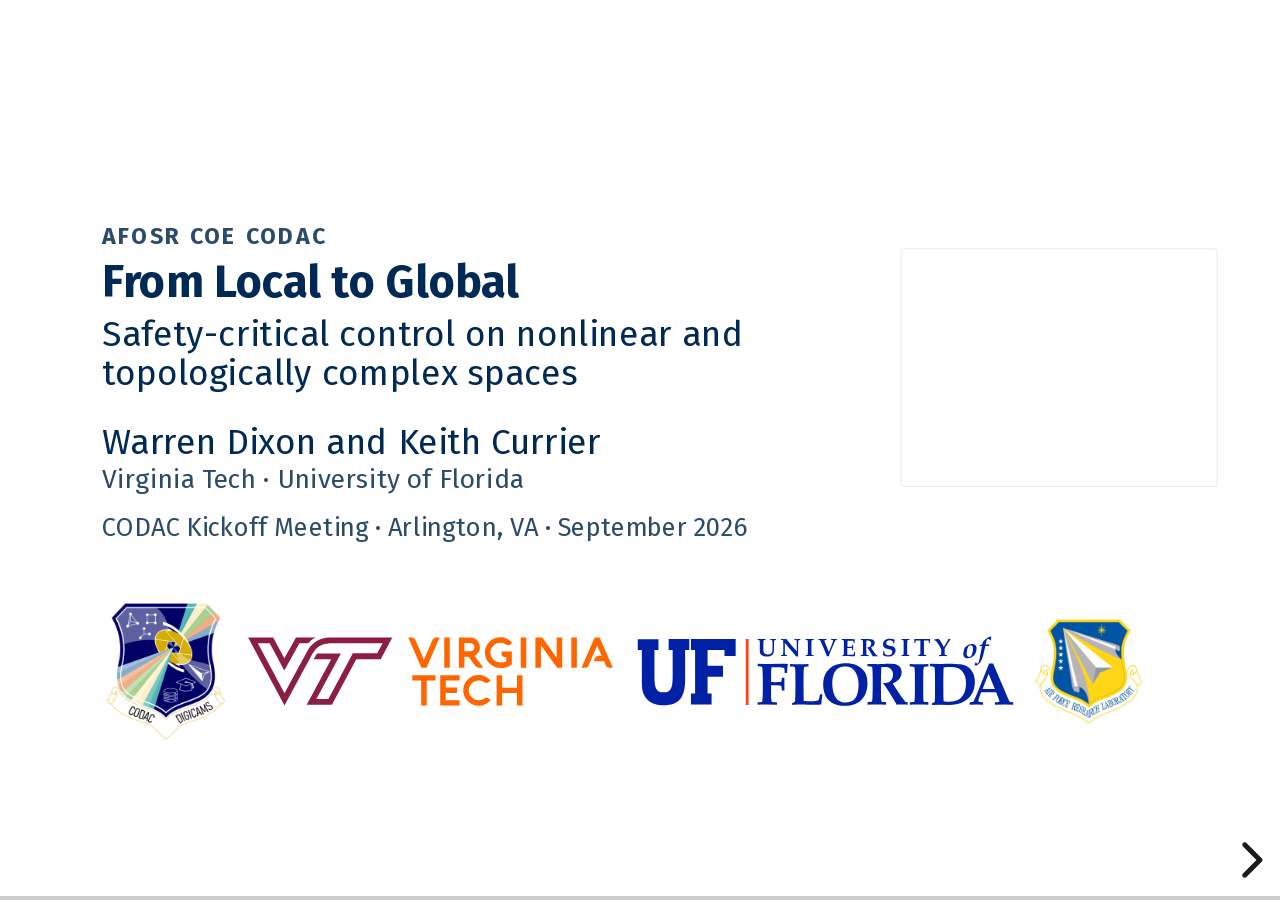
<file: 2026-09-codac-kickoff-vt-dixon-local-to-global-safety/index.html>
<!doctype html>
<html lang="en">
  <head>
    <meta charset="utf-8">
<title>From Local to Global: Safety-Critical Control on Nonlinear and Topologically Complex Spaces — AFOSR COE CODAC</title>

<meta name="author" content="AFOSR COE CODAC">
<meta name="viewport" content="width=device-width, initial-scale=1.0, maximum-scale=1.0, user-scalable=no">

<link rel="stylesheet" href="../reveal-js/dist/reveal.css">
<link rel="stylesheet" href="../vendored/katex-0.16.11/katex.min.css">
<link rel="stylesheet" href="../vendored/fira-sans-2026-09/fira-sans.css">
<link rel="stylesheet" href="../_ds/fairbanks-research-talk-design-system-7193341c-92ad-490d-a789-ef6442329aec/tokens/fonts.css">
<link rel="stylesheet" href="../_ds/fairbanks-research-talk-design-system-7193341c-92ad-490d-a789-ef6442329aec/tokens/colors.css">
<link rel="stylesheet" href="../_ds/fairbanks-research-talk-design-system-7193341c-92ad-490d-a789-ef6442329aec/tokens/typography.css">
<link rel="stylesheet" href="../_ds/fairbanks-research-talk-design-system-7193341c-92ad-490d-a789-ef6442329aec/tokens/spacing.css">
<link rel="stylesheet" href="../_ds/fairbanks-research-talk-design-system-7193341c-92ad-490d-a789-ef6442329aec/tokens/effects.css">
<link rel="stylesheet" href="../_ds/fairbanks-research-talk-design-system-7193341c-92ad-490d-a789-ef6442329aec/styles.css">
<link rel="stylesheet" href="../gatas-talks/talk.css">
<link rel="stylesheet" href="../css/palettes.css">
<link rel="stylesheet" href="../css/site.css">

  </head>
  <body>
    
    <div class="reveal">
      <div class="slides">
<section data-label="1 · Title" data-background-color="#ffffff" class="slide-light">
  <div class="slide-canvas">
    
<div class="title-block">
  <div class="title-kicker">AFOSR COE CODAC</div>
  <div class="title-main">From Local to Global</div>
  <div class="title-sub">Safety-critical control on nonlinear and topologically complex spaces</div>
  <div class="title-speaker">Warren Dixon and Keith Currier</div>
  <div class="title-affiliation">Virginia Tech · University of Florida</div>
  <div class="title-venue">CODAC Kickoff Meeting · Arlington, VA · September 2026</div>
</div>
<div class="title-logos">
  <img src="../assets/brand/codac-digicams-shield.png" alt="CODAC DIGICAMS Shield" style="height:170px">
  <img src="../assets/logos/vt-logo.svg" alt="Virginia Tech" style="height:90px">
  <img src="../assets/logos/uf-logo.svg" alt="University of Florida" style="height:90px">
  <img src="../assets/logos/afosr-logo.png" alt="Air Force Office of Scientific Research" style="height:130px">
</div>
<div class="title-panel bordered" style="top:180px;height:296px">
  <video data-autoplay src="../assets/video/mobius-strip-bundle-animation.mp4" autoplay="autoplay" loop="loop" muted="muted" playsinline="playsinline"></video>
</div>

  </div>
</section>

<section data-label="2 · Why This Matters: Safety on Manifolds" data-background-color="#ffffff" class="slide-light">
  <div class="slide-canvas">
    <h1 class="slide-h1">Why This Matters</h1>
    <div class="at-full" style="top:108px;font-size:var(--text-3xl);line-height:1.15;color:var(--navy);font-weight:700">
  The safety problem changes when the state space is a manifold.</div>

<ul style="position:absolute;left:48px;top:200px;width:820px;margin:0;padding:0 0 0 30px;list-style-type:disc;font-size:var(--text-lg);line-height:1.3;color:var(--navy)">
  <li style="margin-bottom:18px">Control barrier functions (CBFs) certify forward invariance: <strong>once safe, always safe.</strong></li>
  <li style="margin-bottom:18px">Most CBF theory assumes Euclidean coordinates and globally consistent data.</li>
  <li style="margin-bottom:18px">Real systems may evolve on <span class="katex-inline" data-tex="\mathrm{SO}(3)">\(\mathrm{SO}(3)\)</span>, configuration manifolds, or spaces with nontrivial topology.</li>
  <li>Local models are easy to construct, but a single global controller may not exist in one coordinate chart.</li>
</ul>

<img src="../assets/figures/torus-surface.png" alt="A torus, the state space of two angles" style="position:absolute;left:920px;top:210px;width:290px;height:210px;object-fit:contain">
<span style="position:absolute;left:1180px;top:186px;font-size:34px;color:var(--navy)"><span class="katex-inline" data-tex="\mathbb{T}^2">\(\mathbb{T}^2\)</span></span>
<img src="../assets/figures/so3-sphere.png" alt="A sphere drawn with meridians, standing for the rotation group SO(3)" style="position:absolute;left:1240px;top:210px;width:248px;height:250px;object-fit:contain">
<span style="position:absolute;left:1316px;top:166px;font-size:34px;color:var(--navy)"><span class="katex-inline" data-tex="\mathrm{SO}(3)">\(\mathrm{SO}(3)\)</span></span>
<img src="../assets/figures/manifold-surface-patch.png" alt="A curved surface patch, a manifold M" style="position:absolute;left:960px;top:470px;width:420px;height:244px;object-fit:contain">
<span style="position:absolute;left:1100px;top:600px;font-size:38px;color:var(--navy)"><span class="katex-inline" data-tex="\mathcal{M}">\(\mathcal{M}\)</span></span>

<div class="card orange side" style="position:absolute;left:48px;top:640px;width:820px">
  <div style="font-size:var(--text-2xl);line-height:1.2"><strong>Need:</strong> an intrinsic local-to-global safety framework.</div>
</div>

    <div class="ds-slide-num">2</div>
  </div>
</section>

<section data-label="3 · The Core Idea: Feedback Laws Agree on Overlaps" data-background-color="#ffffff" class="slide-light">
  <div class="slide-canvas">
    <h1 class="slide-h1">The Core Idea</h1>
    <div class="at-full" style="top:108px;font-size:var(--text-3xl);line-height:1.15;color:var(--navy);font-weight:700">
  Treat feedback laws as local objects that must agree on overlaps.</div>

<ul style="position:absolute;left:48px;top:210px;width:700px;margin:0;padding:0 0 0 30px;list-style-type:disc;font-size:var(--text-lg);line-height:1.3;color:var(--navy)">
  <li style="margin-bottom:20px">Cover the manifold with local regions / charts.</li>
  <li style="margin-bottom:20px">Design a safe local feedback law in each region.</li>
  <li style="margin-bottom:20px">Require compatibility where regions overlap.</li>
  <li>Glue compatible local laws into a continuous global law.</li>
</ul>

<svg style="position:absolute;left:800px;top:196px;fill:var(--navy)" width="688" height="440" viewBox="0 0 688 440" font-family="var(--font-core)" font-size="22">
  <defs>
    <marker id="core-idea-arrow" viewBox="0 0 10 10" refX="8" refY="5" markerWidth="7" markerHeight="7" orient="auto-start-reverse">
      <path d="M0,0 L10,5 L0,10 z" fill="#C0504D"/>
    </marker>
  </defs>
  <!-- the largest region, then a smaller one inside it, then a smaller one still -->
  <path d="M60,380 C40,330 120,300 230,300 C330,296 440,286 520,300 C600,314 610,370 540,392 C450,420 300,402 200,410 C120,416 75,405 60,380 z" fill="#5B8FD6" stroke-width="2.5" opacity=".9" style="stroke:var(--navy)"/>
  <path d="M150,230 C150,200 210,188 280,192 C350,196 410,206 410,232 C410,258 350,262 290,258 C220,256 150,262 150,230 z" fill="#3F6FB0" stroke-width="2.5" style="stroke:var(--navy)"/>
  <path d="M215,112 C215,96 245,92 270,94 C300,96 318,102 316,114 C314,126 290,128 266,127 C238,126 215,126 215,112 z" fill="#BCD2EE" stroke-width="2.5" style="stroke:var(--navy)"/>
  <!-- each smaller region sits over its place in the larger one -->
  <g stroke-width="1.6" stroke-dasharray="5 5" fill="none" style="stroke:var(--navy)">
    <line x1="215" y1="114" x2="215" y2="228"/><line x1="316" y1="114" x2="316" y2="232"/>
    <line x1="150" y1="232" x2="150" y2="352"/><line x1="410" y1="232" x2="410" y2="352"/>
  </g>
  <path d="M220,234 C220,222 255,218 280,220 C310,222 318,228 316,236 C312,246 285,246 262,246 C236,246 220,244 220,234 z" fill="#BCD2EE" opacity=".7"/>
  <path d="M155,352 C155,334 230,328 290,330 C360,332 408,340 408,354 C408,370 350,372 290,372 C220,372 155,370 155,352 z" fill="#3F6FB0" opacity=".55"/>
  <!-- "subset of": a region includes into the next one down -->
  <path d="M200,108 C150,120 140,170 168,206" fill="none" stroke="#C0504D" stroke-width="4" marker-end="url(#core-idea-arrow)"/>
  <text x="36" y="156">subset of</text>
  <path d="M140,236 C112,252 108,300 124,336" fill="none" stroke="#C0504D" stroke-width="4" marker-end="url(#core-idea-arrow)"/>
  <text x="4" y="294">subset of</text>
  <!-- "should be consistent with": data on a region restricts to the region above it -->
  <text x="330" y="100" font-weight="700">data here</text>
  <text x="422" y="232" font-weight="700">data here</text>
  <text x="400" y="384" font-weight="700" fill="#fff">data here</text>
  <path d="M470,212 C472,160 464,120 448,104" fill="none" stroke="#C0504D" stroke-width="4" marker-end="url(#core-idea-arrow)"/>
  <text x="488" y="150" font-size="20">should be</text><text x="488" y="172" font-size="20">consistent with…</text>
  <path d="M530,360 C560,320 548,270 520,246" fill="none" stroke="#C0504D" stroke-width="4" marker-end="url(#core-idea-arrow)"/>
  <text x="584" y="282" font-size="20">should be</text><text x="584" y="304" font-size="20">consistent</text><text x="584" y="326" font-size="20">with…</text>
</svg>

<div class="card orange side" style="position:absolute;left:48px;top:660px;width:1440px">
  <div style="font-size:var(--text-2xl);line-height:1.2">Local safety + overlap agreement = global safety.</div>
</div>

    <div class="ds-cite">[1] M. Agrios. 2022<span class="ds-cite-more"> &middot; diagram after Agrios</span></div>
    <div class="ds-slide-num">3</div>
  </div>
</section>

<section data-label="4 · What the Work Contributes" data-background-color="#ffffff" class="slide-light">
  <div class="slide-canvas">
    <h1 class="slide-h1">What the Work Contributes</h1>
    <div class="at-full" style="top:108px;font-size:var(--text-2xl);line-height:1.2;color:var(--navy);font-weight:700">
  The framework handles topology and points toward broad system classes.</div>
<div class="at-full" style="top:172px;font-size:var(--text-lg);line-height:1.2;color:var(--slate)">
  A geometric foundation for composing safety-critical controllers:</div>

<div class="card blue roomy" style="position:absolute;left:48px;top:250px;width:456px;height:270px">
  <div class="card-head">Intrinsic formulation</div>
  <div class="card-body" style="font-size:var(--text-lg)">Defines CBF constraints on manifolds using vector bundles, not a privileged global coordinate system.</div>
</div>
<div class="card green roomy" style="position:absolute;left:540px;top:250px;width:456px;height:270px">
  <div class="card-head">Sheaf structure</div>
  <div class="card-body" style="font-size:var(--text-lg)">Organizes local feedback laws and their restrictions; compatibility is stated precisely on overlaps.</div>
</div>
<div class="card orange roomy" style="position:absolute;left:1032px;top:250px;width:456px;height:270px">
  <div class="card-head">Global guarantee</div>
  <div class="card-body" style="font-size:var(--text-lg)">Under regularity and compatibility conditions, local safe controllers combine into a continuous global controller.</div>
</div>

<div style="position:absolute;left:48px;right:48px;bottom:110px;font-size:var(--text-2xl);line-height:1.18;color:var(--slate)">The contribution is not just another controller: it is a <strong>composition principle</strong> for (safe) control on complex spaces.</div>

    <div class="ds-slide-num">4</div>
  </div>
</section>

<section data-label="5 · Future Efforts: From Local Geometry to Decision Systems" data-background-color="#ffffff" class="slide-light">
  <div class="slide-canvas">
    <h1 class="slide-h1">Future Efforts</h1>
    <div class="at-full" style="top:108px;font-size:var(--text-2xl);line-height:1.2;color:var(--navy);font-weight:700">
  From local geometric structure to scalable, structure-preserving decision systems.</div>

<div class="card blue tight" style="position:absolute;left:48px;top:180px;width:420px;height:112px;text-align:center">
  <div class="card-head" style="margin-bottom:4px">Sheaf models</div>
  <div style="font-size:var(--text-sm);line-height:1.15">Local-to-global state and data</div>
</div>
<div style="position:absolute;left:478px;top:206px;font-size:44px;color:var(--orange)">&#10132;</div>
<div class="card orange tight" style="position:absolute;left:558px;top:180px;width:420px;height:112px;text-align:center">
  <div class="card-head" style="margin-bottom:4px">Metriplectic dynamics</div>
  <div style="font-size:var(--text-sm);line-height:1.15">Hamiltonian + dissipative flow</div>
</div>
<div style="position:absolute;left:988px;top:206px;font-size:44px;color:var(--orange)">&#10132;</div>
<div class="card grey tight" style="position:absolute;left:1068px;top:180px;width:420px;height:112px;text-align:center">
  <div class="card-head" style="margin-bottom:4px">ADP / RL / AI</div>
  <div style="font-size:var(--text-sm);line-height:1.15">Approximate value and policy iteration</div>
</div>

<div class="card blue soft side roomy" style="position:absolute;left:48px;top:320px;width:456px;height:470px">
  <div class="card-head">Mathematical foundations</div>
  <ul style="margin:8px 0 0 22px;padding:0;font-size:var(--text-sm);line-height:1.3">
    <li style="margin-bottom:10px">Define sheaf-valued state spaces and morphisms for open, hybrid, and partially observed systems.</li>
    <li style="margin-bottom:10px">Characterize when local metriplectic laws glue to a globally consistent flow.</li>
    <li>Develop cohomological obstructions and invariants for conservation, dissipation, and feasibility.</li>
  </ul>
</div>
<div class="card orange soft side roomy" style="position:absolute;left:540px;top:320px;width:456px;height:470px">
  <div class="card-head">Structure-preserving numerics</div>
  <ul style="margin:8px 0 0 22px;padding:0;font-size:var(--text-sm);line-height:1.3">
    <li style="margin-bottom:10px">Construct discretizations that preserve Poisson structure, Casimirs, and entropy production.</li>
    <li style="margin-bottom:10px">Use sheaf consistency checks to detect incompatible measurements or learned local models.</li>
    <li>Quantify error propagation from local sections to global trajectories and value functions.</li>
  </ul>
</div>
<div class="card grey soft side roomy" style="position:absolute;left:1032px;top:320px;width:456px;height:470px">
  <div class="card-head">Learning and control</div>
  <ul style="margin:8px 0 0 22px;padding:0;font-size:var(--text-sm);line-height:1.3">
    <li style="margin-bottom:10px">Embed geometric constraints directly into value and policy approximation.</li>
    <li style="margin-bottom:10px">Scale ADP across decomposable networks using local critics and message passing.</li>
    <li>Establish stability, safety, and regret guarantees under approximation and model mismatch.</li>
  </ul>
</div>

    <div class="ds-slide-num">5</div>
  </div>
</section>


</div>
      

    </div><script src="../reveal-js/dist/reveal.js"></script>
<script src="../reveal-js/plugin/notes/notes.js"></script>
<script src="../reveal-js/plugin/highlight/highlight.js"></script>
<script src="../vendored/katex-0.16.11/katex.min.js"></script>
<script src="../gatas-talks/talk.js"></script>

    
    
  </body>
</html>
</file>
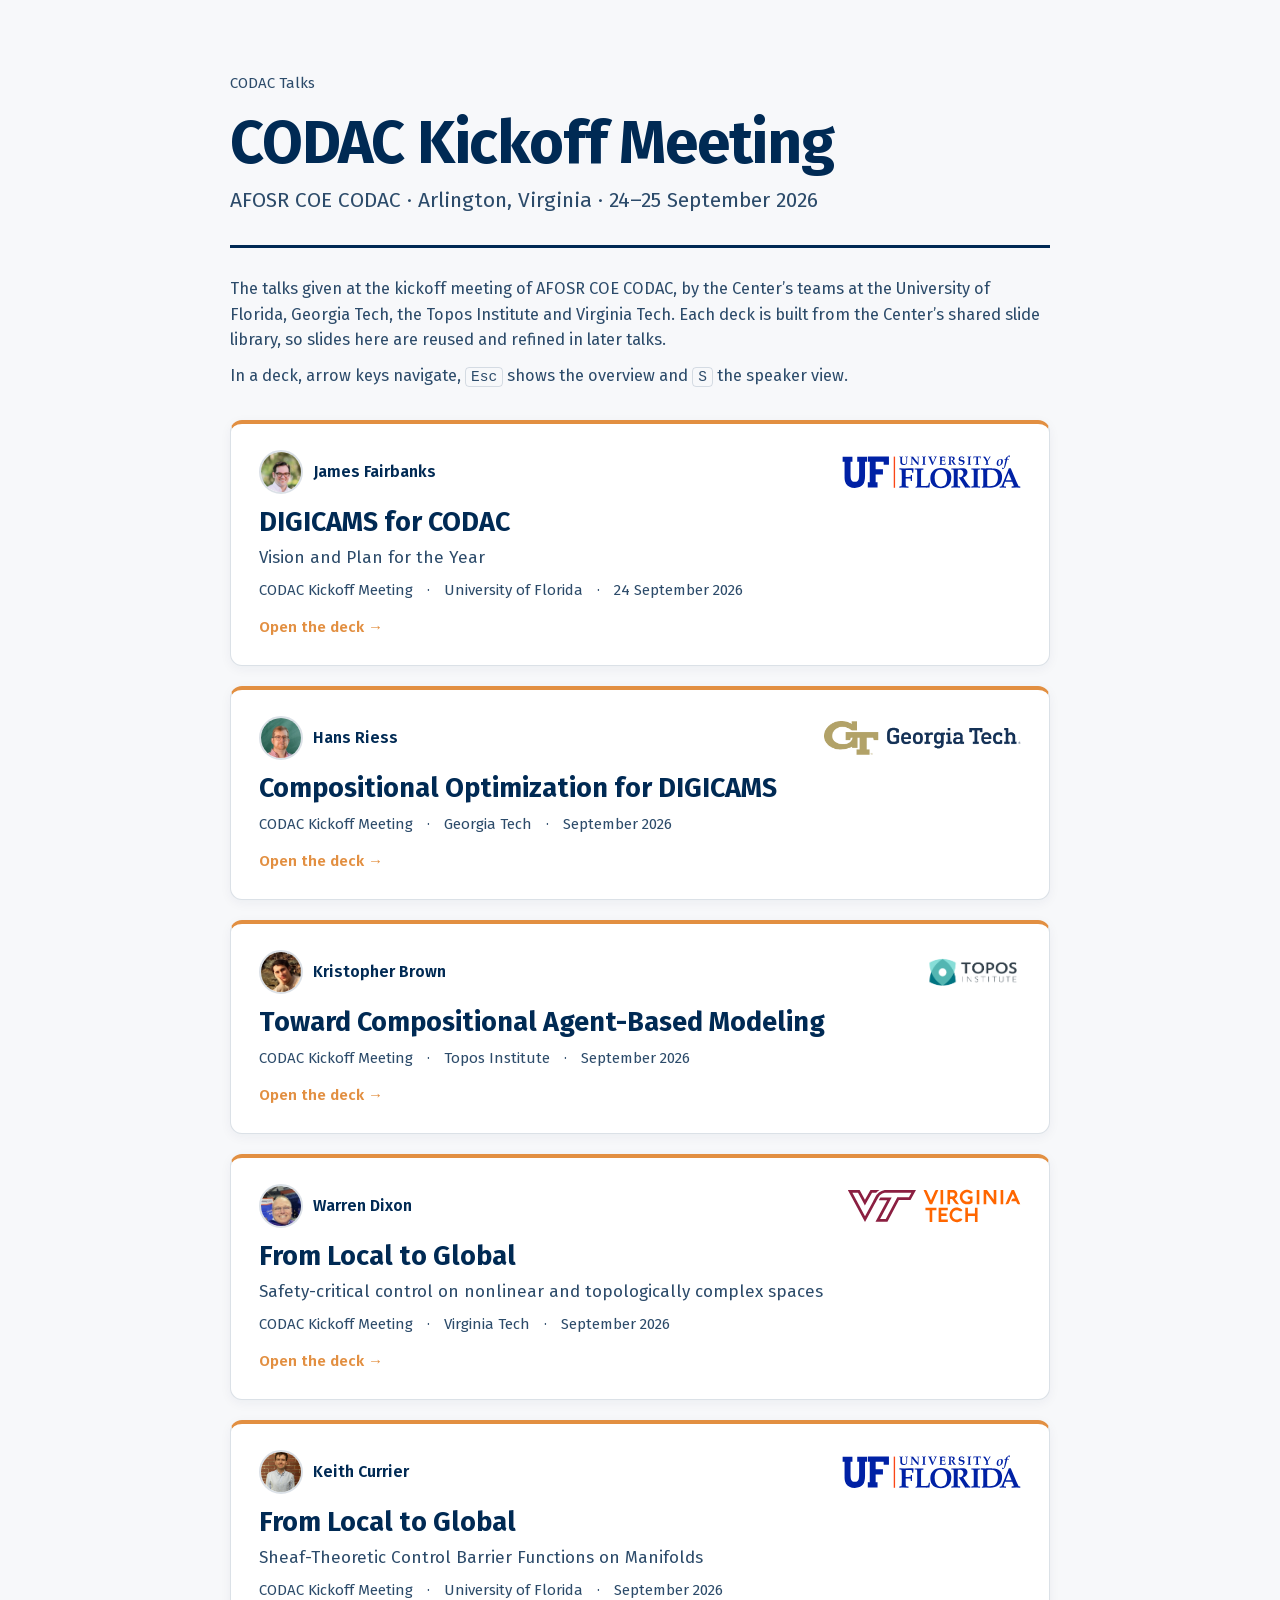
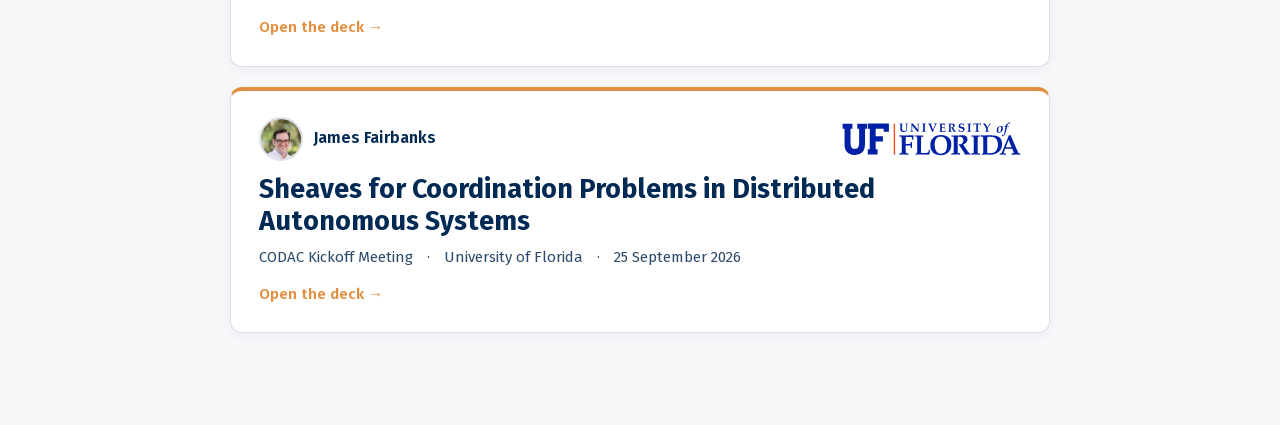
<file: kom-2026/index.html>
<!doctype html>
<html lang="en">
<head>
  <meta charset="utf-8">
  <title>CODAC Kickoff Meeting — CODAC Talks</title>
  <meta name="viewport" content="width=device-width, initial-scale=1">
  <link rel="stylesheet" href="../vendored/fira-sans-2026-09/fira-sans.css">
  <link rel="stylesheet" href="../gatas-talks/index.css">
  <link rel="stylesheet" href="../css/event.css">
</head>
<body>
  <div class="wrap">
    <header>
      <p class="back"><a href="../">CODAC Talks</a></p>
      <h1>CODAC Kickoff Meeting</h1>
      <p class="sub">AFOSR COE CODAC · Arlington, Virginia · 24–25 September 2026</p>
    </header>
    <div class="intro"><p>The talks given at the kickoff meeting of AFOSR COE CODAC, by the Center&rsquo;s
teams at the University of Florida, Georgia Tech, the Topos Institute and
Virginia Tech. Each deck is built from the Center&rsquo;s shared slide library, so
slides here are reused and refined in later talks.</p>
<p>In a deck, arrow keys navigate, <kbd>Esc</kbd> shows the overview and
<kbd>S</kbd> the speaker view.</p>
</div>
    <main>
      <a class="talk" href="../2026-09-24-codac-kickoff-uf-fairbanks-digicams-vision/">
        <div class="who">
          <span class="person"><img src="../assets/photos/james-fairbanks.jpg" alt="">James Fairbanks</span>
          <img class="inst" src="../assets/logos/uf-logo.svg" alt="University of Florida">
        </div>
        <h2>DIGICAMS for CODAC</h2>
        <p class="talk-sub">Vision and Plan for the Year</p>
        <p class="meta">
          <span>CODAC Kickoff Meeting</span>
          <span>·</span>
          <span>University of Florida</span>
          <span>·</span>
          <span>24 September 2026</span>
        </p>
        <p class="go">Open the deck &rarr;</p>
      </a>
      <a class="talk" href="../2026-09-codac-kickoff-gt-compositional-optimization/">
        <div class="who">
          <span class="person"><img src="../assets/photos/hans-riess.jpg" alt="">Hans Riess</span>
          <img class="inst" src="../assets/logos/gatech-logo.png" alt="Georgia Institute of Technology">
        </div>
        <h2>Compositional Optimization for DIGICAMS</h2>
        <p class="meta">
          <span>CODAC Kickoff Meeting</span>
          <span>·</span>
          <span>Georgia Tech</span>
          <span>·</span>
          <span>September 2026</span>
        </p>
        <p class="go">Open the deck &rarr;</p>
      </a>
      <a class="talk" href="../2026-09-codac-kickoff-topos-compositional-abm/">
        <div class="who">
          <span class="person"><img src="../assets/photos/kristopher-brown.jpg" alt="">Kristopher Brown</span>
          <img class="inst" src="../assets/logos/topos-logo.png" alt="Topos Institute">
        </div>
        <h2>Toward Compositional Agent-Based Modeling</h2>
        <p class="meta">
          <span>CODAC Kickoff Meeting</span>
          <span>·</span>
          <span>Topos Institute</span>
          <span>·</span>
          <span>September 2026</span>
        </p>
        <p class="go">Open the deck &rarr;</p>
      </a>
      <a class="talk" href="../2026-09-codac-kickoff-vt-dixon-local-to-global-safety/">
        <div class="who">
          <span class="person"><img src="../assets/photos/warren-dixon.jpg" alt="">Warren Dixon</span>
          <img class="inst" src="../assets/logos/vt-logo.svg" alt="Virginia Tech">
        </div>
        <h2>From Local to Global</h2>
        <p class="talk-sub">Safety-critical control on nonlinear and topologically complex spaces</p>
        <p class="meta">
          <span>CODAC Kickoff Meeting</span>
          <span>·</span>
          <span>Virginia Tech</span>
          <span>·</span>
          <span>September 2026</span>
        </p>
        <p class="go">Open the deck &rarr;</p>
      </a>
      <a class="talk" href="../2026-09-codac-kickoff-uf-currier-sheaf-cbf/">
        <div class="who">
          <span class="person"><img src="../assets/photos/keith-currier.jpg" alt="">Keith Currier</span>
          <img class="inst" src="../assets/logos/uf-logo.svg" alt="University of Florida">
        </div>
        <h2>From Local to Global</h2>
        <p class="talk-sub">Sheaf-Theoretic Control Barrier Functions on Manifolds</p>
        <p class="meta">
          <span>CODAC Kickoff Meeting</span>
          <span>·</span>
          <span>University of Florida</span>
          <span>·</span>
          <span>September 2026</span>
        </p>
        <p class="go">Open the deck &rarr;</p>
      </a>
      <a class="talk" href="../2026-09-25-codac-kickoff-uf-fairbanks-sheaves-coordination/">
        <div class="who">
          <span class="person"><img src="../assets/photos/james-fairbanks.jpg" alt="">James Fairbanks</span>
          <img class="inst" src="../assets/logos/uf-logo.svg" alt="University of Florida">
        </div>
        <h2>Sheaves for Coordination Problems in Distributed Autonomous Systems</h2>
        <p class="meta">
          <span>CODAC Kickoff Meeting</span>
          <span>·</span>
          <span>University of Florida</span>
          <span>·</span>
          <span>25 September 2026</span>
        </p>
        <p class="go">Open the deck &rarr;</p>
      </a>
    </main>
  </div>
</body>
</html>
</file>
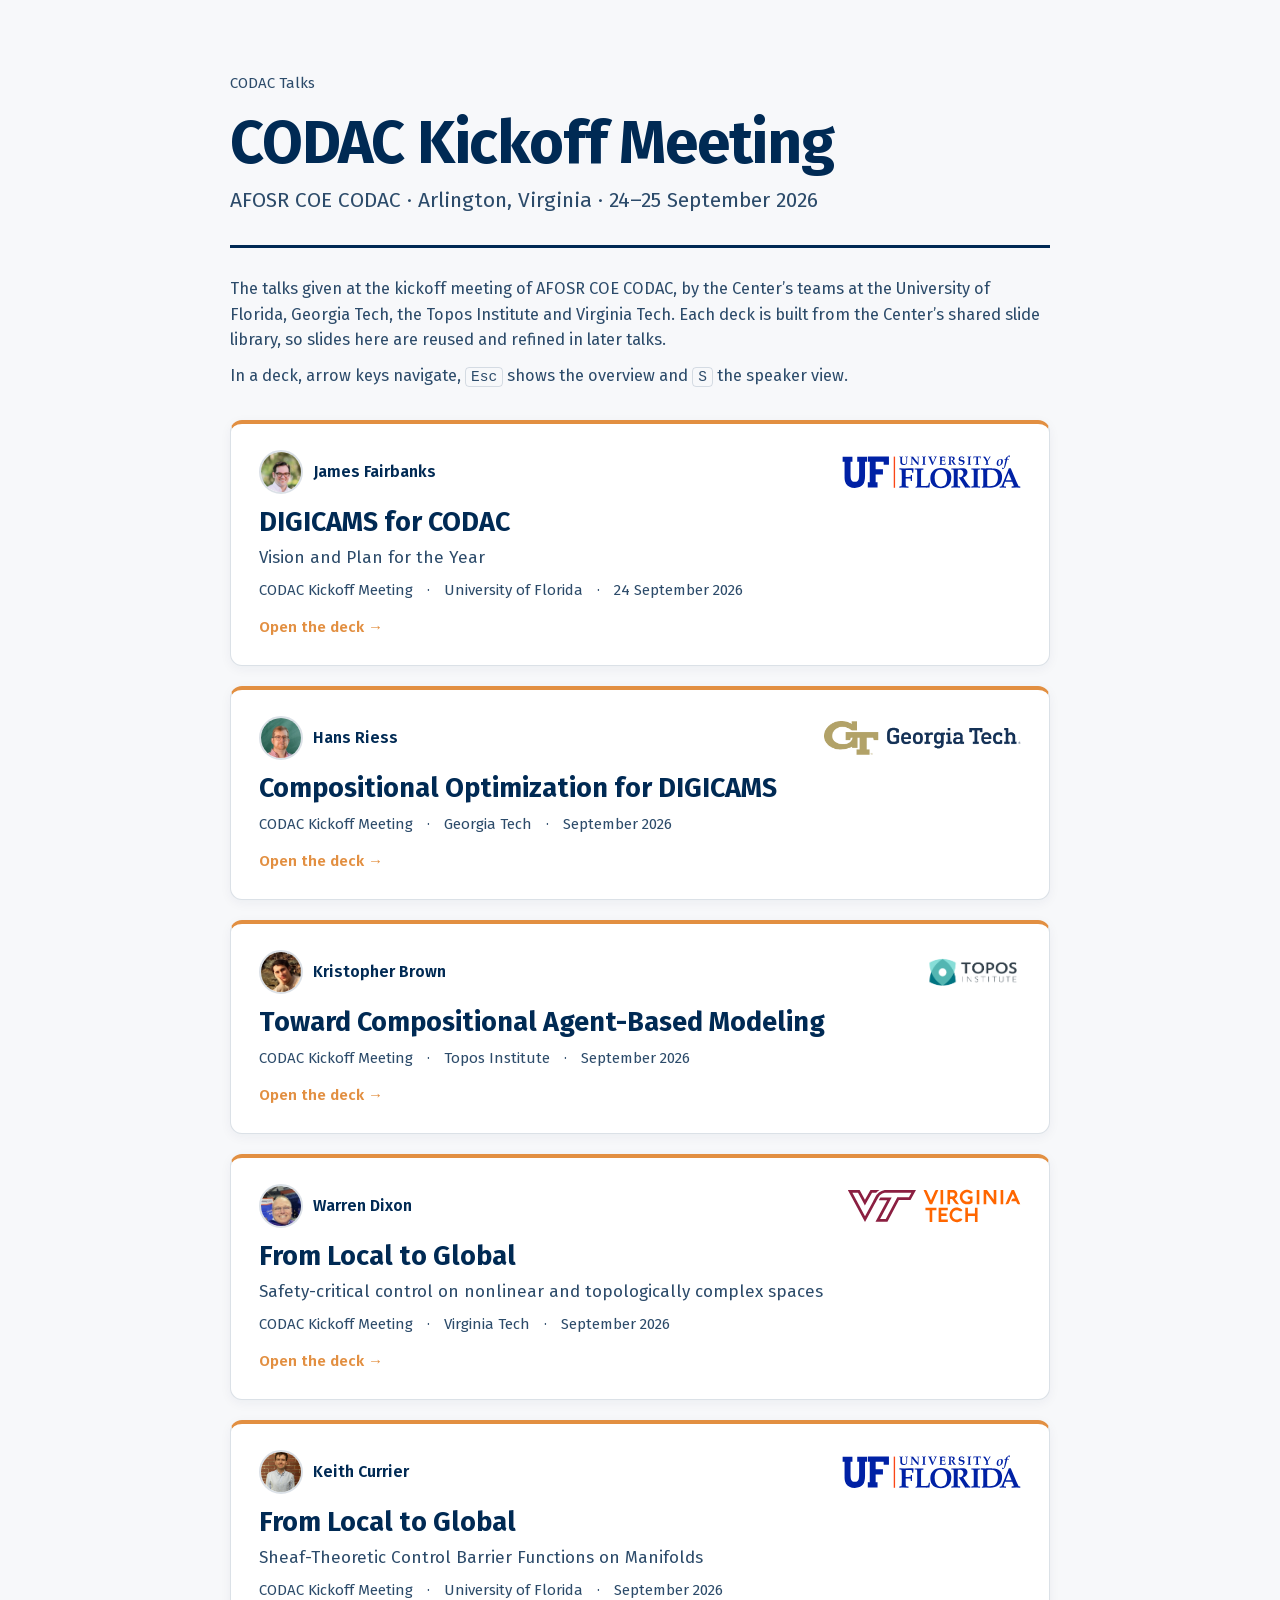
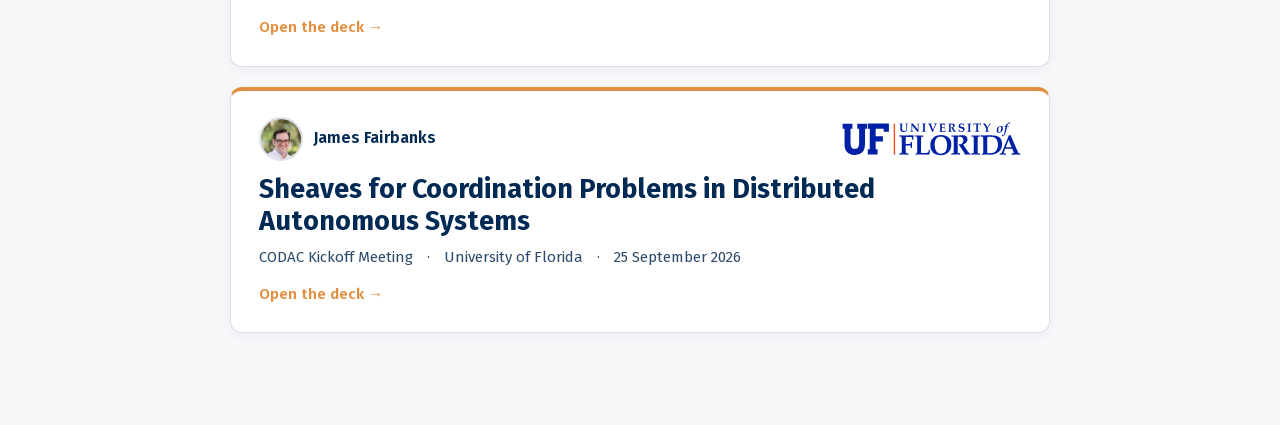
<file: 2026/09/kickoff/index.html>
<!doctype html>
<html lang="en">
<head>
  <meta charset="utf-8">
  <title>CODAC Kickoff Meeting — CODAC Talks</title>
  <meta name="viewport" content="width=device-width, initial-scale=1">
  <link rel="stylesheet" href="../../../vendored/fira-sans-2026-09/fira-sans.css">
  <link rel="stylesheet" href="../../../gatas-talks/index.css">
  <link rel="stylesheet" href="../../../css/event.css">
</head>
<body>
  <div class="wrap">
    <header>
      <p class="back"><a href="../../../">CODAC Talks</a></p>
      <h1>CODAC Kickoff Meeting</h1>
      <p class="sub">AFOSR COE CODAC · Arlington, Virginia · 24–25 September 2026</p>
    </header>
    <div class="intro"><p>The talks given at the kickoff meeting of AFOSR COE CODAC, by the Center&rsquo;s
teams at the University of Florida, Georgia Tech, the Topos Institute and
Virginia Tech. Each deck is built from the Center&rsquo;s shared slide library, so
slides here are reused and refined in later talks.</p>
<p>In a deck, arrow keys navigate, <kbd>Esc</kbd> shows the overview and
<kbd>S</kbd> the speaker view.</p>
</div>
    <main>
      <a class="talk" href="../../../2026/09/kickoff/fairbanks-digicams-vision/">
        <div class="who">
          <span class="person"><img src="../../../assets/photos/james-fairbanks.jpg" alt="">James Fairbanks</span>
          <img class="inst" src="../../../assets/logos/uf-logo.svg" alt="University of Florida">
        </div>
        <h2>DIGICAMS for CODAC</h2>
        <p class="talk-sub">Vision and Plan for the Year</p>
        <p class="meta">
          <span>CODAC Kickoff Meeting</span>
          <span>·</span>
          <span>University of Florida</span>
          <span>·</span>
          <span>24 September 2026</span>
        </p>
        <p class="go">Open the deck &rarr;</p>
      </a>
      <a class="talk" href="../../../2026/09/kickoff/riess-compositional-optimization/">
        <div class="who">
          <span class="person"><img src="../../../assets/photos/hans-riess.jpg" alt="">Hans Riess</span>
          <img class="inst" src="../../../assets/logos/gatech-logo.png" alt="Georgia Institute of Technology">
        </div>
        <h2>Compositional Optimization for DIGICAMS</h2>
        <p class="meta">
          <span>CODAC Kickoff Meeting</span>
          <span>·</span>
          <span>Georgia Tech</span>
          <span>·</span>
          <span>September 2026</span>
        </p>
        <p class="go">Open the deck &rarr;</p>
      </a>
      <a class="talk" href="../../../2026/09/kickoff/brown-compositional-abm/">
        <div class="who">
          <span class="person"><img src="../../../assets/photos/kristopher-brown.jpg" alt="">Kristopher Brown</span>
          <img class="inst" src="../../../assets/logos/topos-logo.png" alt="Topos Institute">
        </div>
        <h2>Toward Compositional Agent-Based Modeling</h2>
        <p class="meta">
          <span>CODAC Kickoff Meeting</span>
          <span>·</span>
          <span>Topos Institute</span>
          <span>·</span>
          <span>September 2026</span>
        </p>
        <p class="go">Open the deck &rarr;</p>
      </a>
      <a class="talk" href="../../../2026/09/kickoff/dixon-local-to-global-safety/">
        <div class="who">
          <span class="person"><img src="../../../assets/photos/warren-dixon.jpg" alt="">Warren Dixon</span>
          <img class="inst" src="../../../assets/logos/vt-logo.svg" alt="Virginia Tech">
        </div>
        <h2>From Local to Global</h2>
        <p class="talk-sub">Safety-critical control on nonlinear and topologically complex spaces</p>
        <p class="meta">
          <span>CODAC Kickoff Meeting</span>
          <span>·</span>
          <span>Virginia Tech</span>
          <span>·</span>
          <span>September 2026</span>
        </p>
        <p class="go">Open the deck &rarr;</p>
      </a>
      <a class="talk" href="../../../2026/09/kickoff/currier-sheaf-cbf/">
        <div class="who">
          <span class="person"><img src="../../../assets/photos/keith-currier.jpg" alt="">Keith Currier</span>
          <img class="inst" src="../../../assets/logos/uf-logo.svg" alt="University of Florida">
        </div>
        <h2>From Local to Global</h2>
        <p class="talk-sub">Sheaf-Theoretic Control Barrier Functions on Manifolds</p>
        <p class="meta">
          <span>CODAC Kickoff Meeting</span>
          <span>·</span>
          <span>University of Florida</span>
          <span>·</span>
          <span>September 2026</span>
        </p>
        <p class="go">Open the deck &rarr;</p>
      </a>
      <a class="talk" href="../../../2026/09/kickoff/fairbanks-sheaves-coordination/">
        <div class="who">
          <span class="person"><img src="../../../assets/photos/james-fairbanks.jpg" alt="">James Fairbanks</span>
          <img class="inst" src="../../../assets/logos/uf-logo.svg" alt="University of Florida">
        </div>
        <h2>Sheaves for Coordination Problems in Distributed Autonomous Systems</h2>
        <p class="meta">
          <span>CODAC Kickoff Meeting</span>
          <span>·</span>
          <span>University of Florida</span>
          <span>·</span>
          <span>25 September 2026</span>
        </p>
        <p class="go">Open the deck &rarr;</p>
      </a>
    </main>
  </div>
</body>
</html>
</file>
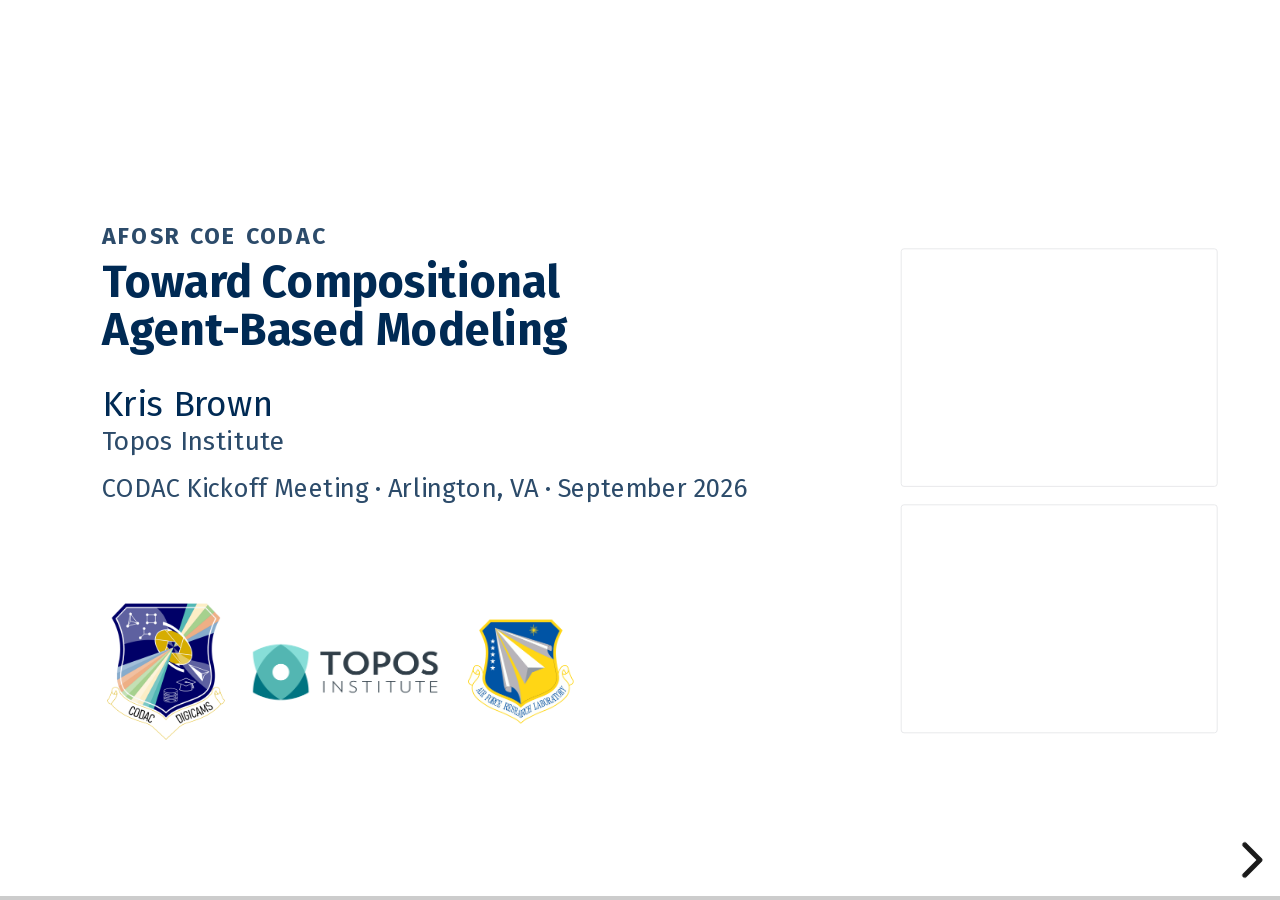
<file: 2026/09/kickoff/brown-compositional-abm/index.html>
<!doctype html>
<html lang="en">
  <head>
    <meta charset="utf-8">
<title>Toward Compositional Agent-Based Modeling — AFOSR COE CODAC</title>

<meta name="author" content="AFOSR COE CODAC">
<meta name="viewport" content="width=device-width, initial-scale=1.0, maximum-scale=1.0, user-scalable=no">

<link rel="stylesheet" href="../../../../reveal-js/dist/reveal.css">
<link rel="stylesheet" href="../../../../vendored/katex-0.16.11/katex.min.css">
<link rel="stylesheet" href="../../../../vendored/fira-sans-2026-09/fira-sans.css">
<link rel="stylesheet" href="../../../../_ds/fairbanks-research-talk-design-system-7193341c-92ad-490d-a789-ef6442329aec/tokens/fonts.css">
<link rel="stylesheet" href="../../../../_ds/fairbanks-research-talk-design-system-7193341c-92ad-490d-a789-ef6442329aec/tokens/colors.css">
<link rel="stylesheet" href="../../../../_ds/fairbanks-research-talk-design-system-7193341c-92ad-490d-a789-ef6442329aec/tokens/typography.css">
<link rel="stylesheet" href="../../../../_ds/fairbanks-research-talk-design-system-7193341c-92ad-490d-a789-ef6442329aec/tokens/spacing.css">
<link rel="stylesheet" href="../../../../_ds/fairbanks-research-talk-design-system-7193341c-92ad-490d-a789-ef6442329aec/tokens/effects.css">
<link rel="stylesheet" href="../../../../_ds/fairbanks-research-talk-design-system-7193341c-92ad-490d-a789-ef6442329aec/styles.css">
<link rel="stylesheet" href="../../../../gatas-talks/talk.css">
<link rel="stylesheet" href="../../../../css/palettes.css">
<link rel="stylesheet" href="../../../../css/site.css">

  </head>
  <body>
    
    <div class="reveal">
      <div class="slides">
<section data-label="1 · Title" data-background-color="#ffffff" class="slide-light">
  <div class="slide-canvas">
    
<div class="title-block">
  <div class="title-kicker">AFOSR COE CODAC</div>
  <div class="title-main">Toward Compositional Agent-Based Modeling</div>
  <div class="title-speaker">Kris Brown</div>
  <div class="title-affiliation">Topos Institute</div>
  <div class="title-venue">CODAC Kickoff Meeting · Arlington, VA · September 2026</div>
</div>
<div class="title-logos">
  <img src="../../../../assets/brand/codac-digicams-shield.png" alt="CODAC DIGICAMS Shield" style="height:170px">
  <img src="../../../../assets/logos/topos-logo.png" alt="Topos Institute" style="height:90px">
  <img src="../../../../assets/logos/afosr-logo.png" alt="Air Force Office of Scientific Research" style="height:130px">
</div>
<div class="title-panel bordered" style="top:180px;height:296px">
  <video data-autoplay src="../../../../assets/video/game-of-life-gosper-glider-gun.mp4" autoplay="autoplay" loop="loop" muted="muted" playsinline="playsinline"></video>
</div>
<div class="title-panel bordered" style="top:500px;height:284px">
  <video data-autoplay src="../../../../assets/video/covid-social-distancing-abm.mp4" autoplay="autoplay" loop="loop" muted="muted" playsinline="playsinline"></video>
</div>

  </div>
  <aside class="notes">Hi, I'm going to talk about agent based modeling.</aside>
</section>

<section data-label="2 · Overview: Toward Compositional Agent-Based Modeling" data-background-color="#ffffff" class="slide-light">
  <div class="slide-canvas">
    <h1 class="slide-h1">Overview</h1>
    <div class="slide-body"><div class="eyebrow">Four threads</div>
<div class="ds-columns" style="grid-template-columns:repeat(4, minmax(0, 1fr));column-gap:24px;align-items:stretch;">
  <div class="card blue roomy"><div class="card-head">1</div><div class="card-body" style="font-size:var(--text-lg)">A framework for agent-based models</div></div>
  <div class="card green roomy"><div class="card-head">2</div><div class="card-body" style="font-size:var(--text-lg)">Agent-based programs / workflows</div></div>
  <div class="card orange roomy"><div class="card-head">3</div><div class="card-body" style="font-size:var(--text-lg)">Incremental search</div></div>
  <div class="card tan roomy"><div class="card-head">4</div><div class="card-body" style="font-size:var(--text-lg)">CatColab</div></div>
</div>

<div style="margin-top:44px">

<div style="margin-top:22px;display:flex;align-items:flex-start;gap:12px"><div style="flex:0 0 52px;padding-top:34px;font-size:20px;letter-spacing:2px;font-weight:700;opacity:.72">WITH</div>
<div style="flex:0 0 220px;text-align:center"><img src="../../../../assets/photos/nate-osgood.jpg" alt="Nate Osgood" style="width:88px;height:88px;border-radius:50%;border:2px solid rgb(255 239 207 / .5);box-shadow:0 3px 12px rgb(0 0 0 / .3);object-fit:cover;display:block;margin:0 auto"><div style="margin-top:9px;font-size:24px;line-height:1.15;opacity:.9">Nate Osgood</div></div>
<div style="flex:0 0 220px;text-align:center"><img src="../../../../assets/photos/james-fairbanks.jpg" alt="James Fairbanks" style="width:88px;height:88px;border-radius:50%;border:2px solid rgb(255 239 207 / .5);box-shadow:0 3px 12px rgb(0 0 0 / .3);object-fit:cover;display:block;margin:0 auto"><div style="margin-top:9px;font-size:24px;line-height:1.15;opacity:.9">James Fairbanks</div></div>
<div style="flex:0 0 220px;text-align:center"><img src="../../../../assets/photos/evan-patterson.jpg" alt="Evan Patterson" style="width:88px;height:88px;border-radius:50%;border:2px solid rgb(255 239 207 / .5);box-shadow:0 3px 12px rgb(0 0 0 / .3);object-fit:cover;display:block;margin:0 auto"><div style="margin-top:9px;font-size:24px;line-height:1.15;opacity:.9">Evan Patterson</div></div>
<div style="flex:0 0 220px;text-align:center"><img src="../../../../assets/photos/michael-arntzenius.jpg" alt="Michael Arntzenius" style="width:88px;height:88px;border-radius:50%;border:2px solid rgb(255 239 207 / .5);box-shadow:0 3px 12px rgb(0 0 0 / .3);object-fit:cover;display:block;margin:0 auto"><div style="margin-top:9px;font-size:24px;line-height:1.15;opacity:.9">Michael Arntzenius</div></div></div>
</div>
</div>
    <div class="ds-slide-num">2</div>
  </div>
  <aside class="notes">I'll try to give a brief overview of four things I've been thinking about related to this program. These are some of the people I've been in dialogue or collaboration with.
</aside>
</section>

<section data-label="3 · Core Abstraction: Rewrite Rules" data-background-color="#ffffff" class="slide-light">
  <div class="slide-canvas">
    <h1 class="slide-h1">Core Abstraction: Rewrite Rules</h1>
    <div class="slide-body"><div class="lede">
  Rewrite rules come up frequently in theories of discrete updates of combinatorial data.</div>

<div class="ds-columns" style="grid-template-columns:minmax(0, 600fr) minmax(0, 798fr);column-gap:42px;align-items:start;">
<div class="ds-column">
<div class="card green roomy">
  <div class="ds-theorem-block block" style="font-size:var(--text-md);line-height:1.32"><div class="theorem-head">Definition (Rewrite rule)</div><div class="theorem-body">A <strong>rewrite rule</strong> in a category <span class="katex-inline" data-tex="\mathsf{C}">\(\mathsf{C}\)</span> is a pair of morphisms <span class="katex-inline" data-tex="L \leftarrowtail K \rightarrow R">\(L \leftarrowtail K \rightarrow R\)</span>.
    <ul style="margin:12px 0 12px 28px;padding:0;list-style-type:disc;line-height:1.4">
      <li><span class="katex-inline" data-tex="L">\(L\)</span> is the <strong>pattern</strong> of the rule.</li>
      <li><span class="katex-inline" data-tex="R">\(R\)</span> is the <strong>replacement</strong>.</li>
      <li><span class="katex-inline" data-tex="K">\(K\)</span> relates the two.</li>
    </ul>
    A rewrite rule is <strong>applied</strong> to an object <span class="katex-inline" data-tex="G \in \mathsf{C}">\(G \in \mathsf{C}\)</span> via a <strong>pattern match</strong> <span class="katex-inline" data-tex="L \to G">\(L \to G\)</span>.</div></div>
</div>
<div class="text-sm slate" style="margin-top:12px">
  The result of applying the rule is determined by the structure of <span class="katex-inline" data-tex="\mathsf{C}">\(\mathsf{C}\)</span> (namely, its pushouts).</div>
</div>
<figure class="ds-figure sized" style="height:560px;"><img src="../../../../assets/figures/rewrite-rule-kitchen-example.png" alt="A rewrite rule L ← K → R on kitchen objects (bread, knife), matched into a kitchen state G and producing the rewritten state"></figure>
</div>
</div>
    <div class="ds-cite">[1] A. Aguinaldo. <i>Topos Institute Blog,</i> 2022<span class="ds-cite-more"> &middot; image</span></div>
    <div class="ds-slide-num">3</div>
  </div>
  <aside class="notes"><p>Matt Klawonn already hinted at rewrite rules earlier in the day, so let me give more intuition for them. They're an important means of expressing discrete updates to combinatorial data.</p>
<p>(read slide)</p>
<p>I'll note that one reason these are particularly nice is that they blur the line between algorithm and data. Normally we're used to thinking of functions which can be applied to update data as something that lives in code. But a rewrite rule is finite, combinatorial data. So we can do operations <em>on</em> rewrite rules in a way that is very hard to do on code itself (this is underscoring James' earlier point which was that he doesn't want to ___ with models, he wants to ____ with algorithms.)</p>
</aside>
</section>

<section data-label="4 · Agent-Based Models: Examples" data-background-color="#ffffff" class="slide-light">
  <div class="slide-canvas">
    <h1 class="slide-h1">Agent-Based Models: Examples</h1>
    <div class="slide-body"><div class="ds-columns shared-rows" style="grid-template-columns:minmax(0, 472fr) minmax(0, 510fr) minmax(0, 338fr);column-gap:60px;align-items:start;grid-template-rows:repeat(2, auto);--rows:2;margin-top:38px">
<div class="ds-column">
<div class="eyebrow">Game of Life</div>
<figure class="ds-figure sized" style="height:340px;"><video data-autoplay src="../../../../assets/video/game-of-life-gosper-glider-gun.mp4" autoplay="autoplay" loop="loop" muted="muted" playsinline="playsinline" style="border-radius:4px;background:#fff"></video></figure>
</div>
<div class="ds-column">
<div class="eyebrow">COVID modeling</div>
<figure class="ds-figure sized" style="height:340px;"><video data-autoplay src="../../../../assets/video/covid-social-distancing-abm.mp4" autoplay="autoplay" loop="loop" muted="muted" playsinline="playsinline" style="border-radius:4px;background:#fff"></video></figure>
</div>
<div class="ds-column">
<div class="eyebrow">Discrete Lotka–Volterra</div>
<figure class="ds-figure sized" style="height:340px;"><video data-autoplay src="../../../../assets/video/discrete-lotka-volterra-abm.mp4" autoplay="autoplay" loop="loop" muted="muted" playsinline="playsinline" style="border-radius:4px;background:#fff"></video></figure>
</div>
</div>

<div class="takeaway-flow" style="font-size:var(--text-xl)">The only formal artifact of a model is usually its code, which makes models hard to <strong>compare</strong>, <strong>combine</strong>, <strong>edit</strong> and <strong>visualize</strong>.</div>
</div>
    <div class="ds-slide-num">4</div>
  </div>
  <aside class="notes"><p>An important class of scientific models are agent-based models: there are types of agents and they interact in various ways, not much more you can say in general about them. Part of the goal of this talk is to introduce <em>some</em> formalized idea that I claim captures a lot of practice without throwing up one's hands in defeat and saying "An Agent Based Model is any piece of software with things we call agents." Here are three motivating examples.</p>
<p>Now the problem: how do we represent these models, if not just as source code? Unfortunately, the status quo is that, despite the modeler's high-level conceptual understanding of the model, the only formal artifact is a piece of code. That makes <strong>comparing</strong>, <strong>combining</strong>, <strong>editing</strong>, and <strong>visualizing</strong> difficult.</p>
</aside>
</section>

<section data-label="5 · Agent-Based Modeling (1/3): Schemas" data-background-color="#ffffff" class="slide-light">
  <div class="slide-canvas">
    <h1 class="slide-h1">Agent-Based Modeling (1/3)</h1>
    <div class="slide-body"><div class="card green side">
  <div class="text-xl">An <strong>agent-based model</strong> simulates individuals which interact with their environments.</div>
</div>
<div class="text-lg slate" style="line-height:1.25">
  To develop a model–implementation distinction, we need to be more precise. An ABM requires a <strong style="color:var(--navy)">schema</strong> to structure its individuals and their environment.</div>

<div class="ds-columns" style="grid-template-columns:minmax(0, 520fr) minmax(0, 888fr);column-gap:32px;align-items:start;">
<figure class="ds-figure sized" style="height:420px;"><img src="../../../../assets/figures/abm-schema-sir-person-graph.png" alt="Schema C: S, I and R point to Person; I has Viral Load and Antibody attributes valued in the reals; Person lives on a vertex V of a graph with edges E"></figure>
<div class="ds-column">
<div class="card blue roomy">
  <div class="card-head">AlgebraicJulia implements a <em>compositional</em> theory of relational data.</div>
  <ul class="text-md" style="margin:6px 0 0 28px;padding:0;list-style-type:disc;line-height:1.45">
    <li>Schemas are categories, database instances are functors <span class="katex-inline" data-tex="\mathsf{C} \to \mathsf{Set}">\(\mathsf{C} \to \mathsf{Set}\)</span>.</li>
    <li>Functors <span class="katex-inline" data-tex="\mathsf{C}\to\mathsf{D}">\(\mathsf{C}\to\mathsf{D}\)</span> induce canonical migrations <span class="katex-inline" data-tex="[\mathsf{C},\mathsf{Set}]\to[\mathsf{D},\mathsf{Set}]">\([\mathsf{C},\mathsf{Set}]\to[\mathsf{D},\mathsf{Set}]\)</span>.</li>
  </ul>
</div>
<div class="card orange side" style="margin-top:24px">
  <div class="text-md" style="line-height:1.3"><strong>Caution:</strong> we do not impose a hard boundary between individual and environment.</div>
</div>
</div>
</div>
</div>
    <div class="ds-slide-num">5</div>
  </div>
  <aside class="notes"><p>So how will we move beyond this broad, hand-wavy definition? Let me share some work-in-progress with John Baez, Nathaniel Osgood, Xiaoyan Li, Evan Patterson, and Sean Wu on a more precise class of models.</p>
<p>Here's an example schema. An <em>instance</em> is a choice of a set of people, a set of vertices, a set of edges with source and target vertices, and so on. We have a category of instances, meaning we can talk about rewrite rules in this category.</p>
<p>For example, we might think of <code>Person</code> as tracking individuals, <code>S</code> <code>I</code> <code>V</code> as tracking properties of the individuals, and <code>E</code> and <code>V</code> as tracking the environment. However, if our notion of "action" is broad enough, we need not reify the distinction between individuals and environment. (You could argue that everything is being treated like an agent, the rows in the database, or that nothing is: it's just an environment.)</p>
<p>(In the original deck these three points were revealed one at a time.)</p>
</aside>
</section>

<section data-label="6 · Agent-Based Modeling (2/3): Rules and Timers" data-background-color="#ffffff" class="slide-light">
  <div class="slide-canvas">
    <h1 class="slide-h1">Agent-Based Modeling (2/3)</h1>
    <div class="slide-body"><div class="text-lg slate" style="line-height:1.25">
  The semantics of models are <em>continuous time</em> with <em>discrete events</em> and <em>continuous dynamics</em>.</div>

<div class="ds-columns" style="grid-template-columns:minmax(0, 18fr) minmax(0, 17fr);column-gap:40px;align-items:start;margin-top:12px">
<div class="card blue roomy">
  <div class="card-head">To first order, an ABM is:</div>
  <ul class="text-lg" style="margin:8px 0 0 28px;padding:0;list-style-type:disc;line-height:1.4">
    <li>A <strong>schema</strong>: possible world states are ACSet instances</li>
    <li>A collection of <strong>rewrite rules</strong> <span class="katex-inline" data-tex="\rho_i">\(\rho_i\)</span>
      <ul class="text-md" style="margin:6px 0 0 28px;padding:0;list-style-type:circle">
        <li>An associated collection of <strong>timers</strong> <span class="katex-inline" data-tex="T_i :: \mathsf{P}([0,\infty])">\(T_i :: \mathsf{P}([0,\infty])\)</span></li>
      </ul></li>
  </ul>
</div>
<figure class="ds-figure sized" style="height:620px;"><img src="../../../../assets/figures/abm-schema-rules-and-timers.png" alt="The schema C, a rewrite rule rho_i given by L_i ← I_i → R_i on susceptible and infected people at a location, its timer T_i as a decaying probability density, and a user-friendly Petri-net presentation of infection and recovery rules"></figure>
</div>
</div>
    <div class="ds-slide-num">6</div>
  </div>
  <aside class="notes">Now we need to introduce the possible actions. These are rewrite rules. If you just had a set of rewrite rules, you would have no control over which ones execute, how often, or in what order. This is where 'timers' are relevant.
</aside>
</section>

<section data-label="7 · Scheduling Future Events with Timers" data-background-color="#ffffff" class="slide-light">
  <div class="slide-canvas">
    <h1 class="slide-h1">Scheduling Future Events with Timers</h1>
    <div class="slide-body"><div class="ds-columns" style="grid-template-columns:minmax(0, 560fr) minmax(0, 840fr);column-gap:40px;align-items:start;">
<div class="card green side roomy">
  <div class="text-lg" style="line-height:1.3">A timer's probability measure is a <strong>residence time</strong>: how long the event takes to happen, <em>conditional</em> on nothing else happening first to remove it from that state.</div>
</div>
<figure class="ds-figure sized" style="height:240px;"><img src="../../../../assets/figures/timer-residence-time-distributions.png" alt="Three timer densities over time t: a Markov process (exponential decay), Dirac delta(s) (fixed delays), and a custom distribution"></figure>
</div>

<div class="eyebrow" style="margin-top:40px">Example: an SIR event schedule</div>
<figure class="ds-figure sized" style="height:272px;"><img src="../../../../assets/figures/timer-sir-event-schedule.png" alt="Four snapshots of an event timeline: two infected and one susceptible person; recovery and infection events are scheduled, a recovery fires first and invalidates a pending infection, then the remaining events fire"></figure>
</div>
    <div class="ds-slide-num">7</div>
  </div>
  <aside class="notes"><p>The timer characterizes: how long (once the preconditions for an action hold) until the action happens? Note we can represent non-Markovian processes. This is because coarse-grained dynamics aren't memoryless.</p>
<p>This is a distribution we'll sample right when the match for a rewrite rule appears. This allows us to avoid needing instantaneous probabilities and integrating over small timesteps.</p>
<p>Here's an example. We start off with two infected, one susceptible people at the same location. So the possible events are that the two infected people recover or that they each infect the one susceptible person. If this were our initial state we'd draw from the distributions of these kinds of events to get scheduled times for all four events. Now it turns out that a recovery event occurs first, so when we evaluate that, the downstream infection event is invalidated. Then an infection event, then two recovery events.</p>
</aside>
</section>

<section data-label="8 · Agent-Based Modeling (3/3): Continuous Dynamics" data-background-color="#ffffff" class="slide-light">
  <div class="slide-canvas">
    <h1 class="slide-h1">Agent-Based Modeling (3/3)</h1>
    <div class="slide-body"><div class="text-lg slate" style="line-height:1.25">
  These models are <em>continuous time</em> with <em>discrete events</em> and <em>continuous dynamics</em>.</div>

<div class="ds-columns" style="grid-template-columns:minmax(0, 4fr) minmax(0, 3fr);column-gap:40px;align-items:start;">
<div class="card blue roomy">
  <div class="card-head">To first order, an ABM is:</div>
  <ul class="text-lg" style="margin:8px 0 0 28px;padding:0;list-style-type:disc;line-height:1.4">
    <li>A <strong>schema</strong>: possible world states are ACSet instances</li>
    <li>A collection of <strong>rewrite rules</strong>
      <ul class="text-md" style="margin:4px 0 6px 28px;padding:0;list-style-type:circle">
        <li>An associated collection of <strong>timers</strong> <span class="katex-inline" data-tex="T_i :: \mathsf{P}([0,\infty])">\(T_i :: \mathsf{P}([0,\infty])\)</span></li>
      </ul></li>
    <li>A collection of <strong>continuous dynamics</strong>, given by ODEs <span class="katex-inline" data-tex="O_j">\(O_j\)</span>
      <ul class="text-md" style="margin:4px 0 0 28px;padding:0;list-style-type:circle">
        <li>An associated collection of <strong>patterns</strong> <span class="katex-inline" data-tex="P_j">\(P_j\)</span></li>
        <li>Partial functions from <span class="katex-inline" data-tex="P_j">\(P_j\)</span> variables to <span class="katex-inline" data-tex="O_j">\(O_j\)</span> variables</li>
      </ul></li>
  </ul>
</div>
<figure class="ds-figure sized" style="height:630px;"><img src="../../../../assets/figures/abm-schema-rules-and-odes.png" alt="The schema C, ODEs O_j for the viral loads and antibodies of two infected people, the pattern P_j of two infected people on one vertex, and a user-friendly graphical presentation of the ODEs"></figure>
</div>
</div>
    <div class="ds-slide-num">8</div>
  </div>
  <aside class="notes"><p>I'll just comment that these discrete data structures and updates (though in continuous time) can also be gracefully integrated with continuous dynamics. In this example, we say "for every pair of infected people on the same vertex, the changes in their viral loads and antibody counts have the contributions of this ODE."</p>
<p>Just as certain discrete rules were presented by a Petri net, there are also graphical methods of presenting some classes of ODEs.</p>
</aside>
</section>

<section data-label="9 · Rewrite-Based Workflows (1/4): Interfaces on Wires" data-background-color="#ffffff" class="slide-light">
  <div class="slide-canvas">
    <h1 class="slide-h1">Rewrite-Based Workflows (1/4)</h1>
    <div class="slide-body"><div class="text-lg slate" style="line-height:1.25">
  We're often interested in extended sequences of coordinated actions.</div>

<figure class="ds-figure sized" style="height:117px;"><img src="../../../../assets/figures/rewrite-rule-sequence-untyped.png" alt="Rule 1 → Rule 2 → Rule 3 → …, a bare sequence of rewrite rules"></figure>

<div class="card orange side">
  <div class="text-md" style="line-height:1.3"><strong>Problem:</strong> rules require <em>matches</em>, so the sequence above cannot specify how the rewrites relate to each other.</div>
</div>

<div class="text-lg" style="margin-top:20px;line-height:1.25">
  We address this by annotating the wires connecting boxes with <strong>interfaces</strong>.</div>

<figure class="ds-figure sized" style="height:180px;margin-top:20px"><img src="../../../../assets/figures/rewrite-rule-sequence-typed-interfaces.png" alt="… L1 → Rule 1 → R1 … L2 → Rule 2 → R2 …, the same sequence with a pattern labelling each wire"></figure>

<div class="takeaway-flow" style="font-size:var(--text-lg)">To <em>run</em> the workflow, flow along wires with a distinguished match for whatever pattern lives on the wire.</div>
</div>
    <div class="ds-slide-num">9</div>
  </div>
  <aside class="notes"><p>Ok, so that was one proposal for what an "agent based model" is. It's quite expressive. Let me now talk about another approach to this problem, one that we could call 'rewrite-based workflows'. A naive approach to this looks like this sequence of rules. But because a rule needs a match to be applied, at most this says to apply the rules somewhere (anywhere), with no constraints on how the rule applications relate to each other.</p>
<p>We'll address this by annotating the wires. When you're stepping through a workflow, you are obligated to have a match of the shape of the pattern on the wire. Now it's possible to relate the output of rule 1 to the input of rule 2. Now, if R1 is not equal to L2, there must be some stuff in between. There are lots of primitive kinds of operations we can introduce to make this natural. But now I'm already talking about a graphical language with boxes and wires...</p>
</aside>
</section>

<section data-label="10 · Rewrite-Based Workflows (2/4): Traced Monoidal Syntax" data-background-color="#ffffff" class="slide-light">
  <div class="slide-canvas">
    <h1 class="slide-h1">Rewrite-Based Workflows (2/4)</h1>
    <div class="slide-body"><div class="text-lg slate" style="line-height:1.25">
  (Traced) <strong style="color:var(--navy)">symmetric monoidal categories</strong> are a desirable structure for one's syntax to have. Their diagrams:</div>

<div class="ds-columns" style="grid-template-columns:repeat(4, minmax(0, 1fr));column-gap:20px;align-items:stretch;">
  <div class="card blue soft"><div class="card-body">Can be graphically depicted</div></div>
  <div class="card blue soft"><div class="card-body">Can have varying semantics</div></div>
  <div class="card blue soft"><div class="card-body">Can be composed in parallel or in series</div></div>
  <div class="card blue soft"><div class="card-body">Can be operadically substituted</div></div>
</div>

<figure class="ds-figure sized" style="height:240px;"><img src="../../../../assets/figures/operadic-substitution-flow-chart.png" alt="Operadic substitution: a flow chart with boxes 1 and 2 and a feedback loop; box 1 is replaced by a sub-diagram of boxes 3 and 4, giving the updated flow chart"></figure>

<div class="card green roomy">
  <div class="text-md" style="line-height:1.35">We represent workflows in a category closely related to <span class="katex-inline" data-tex="\mathsf{Meal}">\(\mathsf{Meal}\)</span>:</div>
  <ul class="text-md" style="margin:6px 0 0 28px;padding:0;list-style-type:disc;line-height:1.4">
    <li>Objects: sets. Morphisms: <strong>Mealy machines</strong> (stateful functions, updated when fed an input).</li>
    <li><span class="katex-inline" data-tex="\mathsf{Meal}">\(\mathsf{Meal}\)</span> is a traced SMC.</li>
  </ul>
</div>
</div>
    <div class="ds-cite">[<span class="cite-ours">2</span>] K. Brown and D. I. Spivak. arXiv:2304.14950, 2023</div>
    <div class="ds-slide-num">10</div>
  </div>
  <aside class="notes"><p>Applied category theorists know well the structure you need to interpret boxes and wires. I won't reiterate some of the virtues of this approach to syntax in the interest of time.</p>
<p>At the risk of making this too technical, I'll say something approximately true which is that we can interpret the boxes as Mealy machines (functions which have an internal state which gets updated by its input).</p>
</aside>
</section>

<section data-label="11 · Rewrite-Based Workflows (3/4): Lotka–Volterra as a Workflow" data-background-color="#ffffff" class="slide-light">
  <div class="slide-canvas">
    <h1 class="slide-h1">Rewrite-Based Workflows (3/4)</h1>
    <div class="slide-body"><figure class="ds-figure sized" style="height:466px;"><img src="../../../../assets/figures/lotka-volterra-rewrite-workflow.png" alt="Wiring diagrams for wolf–sheep predation: query boxes for each sheep, wolf and vertex, feeding rewrite boxes (sheep eat, wolf eat, swap, grass increment), a daily routine of move, reproduce, starve and forget, and a move sub-workflow of turn left or right then forward"></figure>
<div class="ds-columns" style="grid-template-columns:418px 256px 560px;column-gap:34px;align-items:center;">
<div class="ds-column" style="grid-column-start:2;">
<figure class="ds-figure sized" style="height:210px;"><video data-autoplay src="../../../../assets/video/discrete-lotka-volterra-abm.mp4" autoplay="autoplay" loop="loop" muted="muted" playsinline="playsinline" style="border-radius:4px;background:#fff"></video></figure>
</div>
<div class="text-sm slate">Running the workflow simulates wolves, sheep and grass.</div>
</div>
</div>
    <div class="ds-slide-num">11</div>
  </div>
  <aside class="notes"><p>I haven't shown you all the primitives, but this results in a very powerful language. You can have workflows which actually do a whole simulation (as we can have some special boxes which play the role of <code>for</code>-loops).</p>
<p>Note that, as a simulation, this is a sequence of events (there isn't really any timing).</p>
</aside>
</section>

<section data-label="12 · Rewrite-Based Workflows (4/4): Nondeterministic and Probabilistic Semantics" data-background-color="#ffffff" class="slide-light">
  <div class="slide-canvas">
    <h1 class="slide-h1">Rewrite-Based Workflows (4/4)</h1>
    <div class="slide-body"><div class="ds-columns" style="grid-template-columns:repeat(2, minmax(0, 1fr));column-gap:40px;align-items:stretch;">
<div class="card blue roomy" style="min-height:250px">
  <div class="card-head">Process-informed decision making</div>
  <ul class="text-lg" style="margin:6px 0 0 28px;padding:0;list-style-type:disc;line-height:1.4">
    <li><em>Nondeterministic</em> Mealy machines</li>
    <li>Each function has a multiset of outputs</li>
  </ul>
</div>
<div class="card orange roomy" style="min-height:250px">
  <div class="card-head">Structured game representations</div>
  <ul class="text-lg" style="margin:6px 0 0 28px;padding:0;list-style-type:disc;line-height:1.4">
    <li><em>Probabilistic</em> Mealy machines</li>
    <li>Each function has a finitely-supported probability distribution of outputs</li>
  </ul>
</div>
</div>

<div class="eyebrow" style="margin-top:18px">Applications</div>
<div class="ds-columns" style="grid-template-columns:repeat(2, minmax(0, 1fr));column-gap:40px;align-items:stretch;">
<div class="card blue side roomy">
  <div class="text-lg" style="line-height:1.3"><strong>Modeling resilience in complex operations.</strong> Running a nondeterministic workflow lets us look at the resources which play essential roles in the successful executions of the workflow.</div>
</div>
<div class="card orange side roomy">
  <div class="text-lg" style="line-height:1.3"><strong>Agents which learn.</strong> Use the statefulness of boxes: any boxes which have some nondeterminism (e.g. picking a match) can be trained to produce a probability distribution when equipped with an objective function.</div>
</div>
</div>
</div>
    <div class="ds-slide-num">12</div>
  </div>
  <aside class="notes"><p>This connects to two interest areas of Matt Klawonn. I now have to relax something I said earlier: we can interpret these wiring diagrams in certain Kleisli category embellishments of Meal. Process-informed decision making is connected to non-deterministic Mealy machines. Structured games can make use of probabilistic Mealy machines.</p>
<p>Inspired by Matt's healthcare example, we might be able to identify a certain healthcare worker as critical because they factor into so many of the possible executions of a schedule.</p>
</aside>
</section>

<section data-label="13 · The Incremental Search Problem (1/2): Incrementalizing a Conjunctive Query" data-background-color="#ffffff" class="slide-light">
  <div class="slide-canvas">
    <h1 class="slide-h1">The Incremental Search Problem (1/2)</h1>
    <div class="slide-body"><div class="card orange rule-rust roomy">
  <div class="ds-theorem-block block" style="font-size:var(--text-md);line-height:1.3"><div class="theorem-head">Example (Incrementalizing a conjunctive query that looks for pairs of consecutive edges).</div><div class="theorem-body">Suppose we have a binary <span class="katex-inline" data-tex="\mathsf{edge}">\(\mathsf{edge}\)</span> relation, and let <span class="katex-inline" data-tex="\mathsf{edge&#39;}">\(\mathsf{edge'}\)</span> be the relation after an update. Let <span class="katex-inline" data-tex="\phi&#39; = \mathsf{edge&#39;}(x,y) \wedge \mathsf{edge&#39;}(y,z)">\(\phi' = \mathsf{edge'}(x,y) \wedge \mathsf{edge'}(y,z)\)</span> be the query over the updated relation.</div></div>
  <div class="ds-math-block" data-tex="\begin{aligned}
  \phi&#39; &amp;= \mathsf{edge&#39;}(x,y) \wedge \mathsf{edge&#39;}(y,z) \\
  &amp;= (\mathsf{edge}(x,y) \vee \mathsf{\Delta edge}(x,y)) \wedge (\mathsf{edge}(y,z) \vee \mathsf{\Delta edge}(y,z)) \\
  &amp;= \phantom{{}\vee{}} {\color{IndianRed} (\phantom{\Delta}\mathsf{edge}(x,y) \wedge \phantom{\Delta}\mathsf{edge}(y,z))} \qquad \textcolor{gray}{\text{two old edges}} \\
  &amp;\phantom{{}={}} \vee {\color{RoyalBlue} (\phantom{\Delta}\mathsf{edge}(x,y) \wedge \mathsf{\Delta edge}(y,z))} \qquad \textcolor{gray}{\text{an old edge, then a new edge}} \\
  &amp;\phantom{{}={}} \vee {\color{RoyalBlue} (\mathsf{\Delta edge}(x,y) \wedge \phantom{\Delta}\mathsf{edge}(y,z))} \qquad \textcolor{gray}{\text{a new edge, then an old edge}} \\
  &amp;\phantom{{}={}} \vee {\color{RoyalBlue} (\mathsf{\Delta edge}(x,y) \wedge \mathsf{\Delta edge}(y,z))} \qquad \textcolor{gray}{\text{two new edges}} \\
  &amp;= {\color{IndianRed}\phi} \vee {\color{RoyalBlue}\Delta\phi}
\end{aligned}" style="font-size:28px;margin:14px 0 0">\[ \begin{aligned}
  \phi&#39; &amp;= \mathsf{edge&#39;}(x,y) \wedge \mathsf{edge&#39;}(y,z) \\
  &amp;= (\mathsf{edge}(x,y) \vee \mathsf{\Delta edge}(x,y)) \wedge (\mathsf{edge}(y,z) \vee \mathsf{\Delta edge}(y,z)) \\
  &amp;= \phantom{{}\vee{}} {\color{IndianRed} (\phantom{\Delta}\mathsf{edge}(x,y) \wedge \phantom{\Delta}\mathsf{edge}(y,z))} \qquad \textcolor{gray}{\text{two old edges}} \\
  &amp;\phantom{{}={}} \vee {\color{RoyalBlue} (\phantom{\Delta}\mathsf{edge}(x,y) \wedge \mathsf{\Delta edge}(y,z))} \qquad \textcolor{gray}{\text{an old edge, then a new edge}} \\
  &amp;\phantom{{}={}} \vee {\color{RoyalBlue} (\mathsf{\Delta edge}(x,y) \wedge \phantom{\Delta}\mathsf{edge}(y,z))} \qquad \textcolor{gray}{\text{a new edge, then an old edge}} \\
  &amp;\phantom{{}={}} \vee {\color{RoyalBlue} (\mathsf{\Delta edge}(x,y) \wedge \mathsf{\Delta edge}(y,z))} \qquad \textcolor{gray}{\text{two new edges}} \\
  &amp;= {\color{IndianRed}\phi} \vee {\color{RoyalBlue}\Delta\phi}
\end{aligned} \]</div>
</div>
</div>
    <div class="ds-slide-num">13</div>
  </div>
  <aside class="notes">Often the engine of the algorithms we work on is querying relational data. In simulations, the data is changing frequently but in small bits due to local actions. Here I show a standard perspective on incrementalizing a query. You can think of it as factoring a query into two parts, one which looks at only the old data and one which can look at both old and new data. Once you have done this factorization, then when you get a runtime data update, you can simply ignore the part of the query corresponding to old data and get precisely the new results which come from the updated data.
</aside>
</section>

<section data-label="14 · The Incremental Search Problem (2/2): Incremental Search in a Quasitopos" data-background-color="#ffffff" class="slide-light">
  <div class="slide-canvas">
    <h1 class="slide-h1">The Incremental Search Problem (2/2)</h1>
    <div class="slide-body"><div class="ds-columns" style="grid-template-columns:minmax(0, 760fr) minmax(0, 628fr);column-gap:52px;align-items:start;">
<div class="ds-column">
<div class="card orange side">
  <div class="text-md" style="line-height:1.3"><strong>Challenge:</strong> generalize this algorithm to be applicable in a wide variety of settings.</div>
</div>
<div class="card green roomy" style="margin-top:12px">
  <div class="card-head">Solution</div>
  <div class="text-sm slate" style="margin-bottom:10px">WIP paper with James Fairbanks, Michael Arntzenius and <a href="https://www.mwillsey.com/" style="color:inherit">Max Willsey</a> (UC Berkeley)</div>
  <ul class="text-md" style="margin:0 0 0 28px;padding:0;list-style-type:disc;line-height:1.4">
    <li>Statically analyze rewrite rules to improve runtime efficiency</li>
    <li>Address incrementalization with respect to batches of updates</li>
    <li>Incrementalize conjunctive queries in any quasitopos with finite subobject lattices</li>
  </ul>
</div>
<div class="text-md" style="margin-top:12px;line-height:1.3">
  <strong>Example</strong> in the category of simplicial complexes.
  <div class="text-sm slate" style="margin-top:10px">The algorithm is much more efficient when implemented natively in this category than when the data is embedded as a regular database and the algorithm run there.</div></div>
</div>
<figure class="ds-figure sized" style="height:690px;"><img src="../../../../assets/figures/incremental-search-simplicial-complex.png" alt="A query pattern Q of two triangles sharing a vertex, matched into simplicial complexes G and an update G&#39; formed by pushing out along an added triangle, with the match factored through the update"></figure>
</div>
</div>
    <div class="ds-slide-num">14</div>
  </div>
  <aside class="notes"><p>Our abstract notion of a query is a morphism in some category C. We want to be able to compute our matches once and then apply rewrite rules without having to recompute all the possible matches each time.</p>
<p>A paper I've been working on over the past year with collaborators addresses this in a very general setting. This is not just 'descriptive ACT' but has genuine measurable speedups relative to the state of the art.</p>
<p>In this example, we are working with simplicial complexes. We can factor the query problem (matches from Q into the result) into a bunch of smaller queries, one of which only depends on the input G, the rest also depending on the Delta.</p>
<p>(In the original deck the challenge, solution and example were revealed one at a time.)</p>
</aside>
</section>

<section data-label="15 · CatColab (1/3): An SEIRV Stock-Flow Model" data-background-color="#ffffff" class="slide-light">
  <div class="slide-canvas">
    <h1 class="slide-h1">CatColab (1/3)</h1>
    <div class="slide-body"><figure class="ds-figure sized grow card soft" style="padding:12px;background:#fff;width:1240px;align-self:center"><img src="../../../../assets/figures/catcolab-seirv-stock-flow.png" alt="CatColab screenshot: an SEIRV stock-flow model listing stocks Susceptible, Exposed, Infectious, Recovered, Vaccinated and flows exposure, vaccination, infection, recovery and waning, beside its diagram and a mass-action simulation plot"></figure>
</div>
    <div class="ds-slide-num">15</div>
  </div>
</section>

<section data-label="16 · CatColab (2/3): A Two-Level Predator–Prey Model" data-background-color="#ffffff" class="slide-light">
  <div class="slide-canvas">
    <h1 class="slide-h1">CatColab (2/3)</h1>
    <div class="slide-body"><figure class="ds-figure sized grow card soft" style="padding:12px;background:#fff;"><img src="../../../../assets/figures/catcolab-two-level-predator-prey.png" alt="CatColab screenshot: a two-level predator–prey causal loop diagram with variables Grass, Rabbit, Fox, two instances RG and FR of a predator–prey motif, its visualization, and the composition pattern wiring the two motifs together"></figure>
</div>
    <div class="ds-slide-num">16</div>
  </div>
</section>

<section data-label="17 · CatColab (3/3): A Multi-Domain Pseudo-Model" data-background-color="#ffffff" class="slide-light">
  <div class="slide-canvas">
    <h1 class="slide-h1">CatColab (3/3)</h1>
    <div class="slide-body"><div class="text-lg slate" style="line-height:1.25">
  One could imagine a theory which supports the following model:</div>

<div class="ds-columns" style="grid-template-columns:640px minmax(0, 1fr);column-gap:52px;align-items:start;">
<div class="ds-column">
<div class="eyebrow">Pseudo-model</div>
<pre style="margin:0;padding:14px 20px;box-sizing:border-box;background:var(--paper);border-left:5px solid var(--navy);border-radius:8px;box-shadow:none;font-size:var(--text-code);line-height:1.1"><code class="language-plaintext" style="font-family:var(--font-mono);padding:0;background:none;max-height:none;overflow:visible">a1, a2, a3      : Agent3D    # UAVs
w1, w2          : Agent3D    # UUVs
s1, s2, s3, s4  : Agent2D    # USVs

fa12 : a1 → a2  : VelocityConsensus
fa13 : a1 → a3  : VelocityConsensus
fa23 : a2 → a3  : VelocityConsensus

g12  : s1 → s2  : Formation
g23  : s2 → s3  : Formation
g34  : s3 → s4  : Formation
g41  : s4 → s1  : Formation
m13  : s1 → s3  : Link22

ra1  : a1 → s1  : Range32
ra2  : a2 → s2  : Range32
ra3  : a3 → s3  : Range32

fw12 : w1 → w2  : VelocityConsensus
rw12 : w1 → w2  : Range33
rw1  : w1 → s4  : Range32
rw2  : w2 → s4  : Range32</code></pre>
</div>
<figure class="ds-figure sized" style="height:620px;"><img src="../../../../assets/figures/multi-domain-uav-usv-uuv-layers.png" alt="Multi-domain operation: UAVs in the air, USVs on the surface and UUVs underwater, drawn as three stacked layers with communication links within and between layers"></figure>
</div>
</div>
    <div class="ds-slide-num">17</div>
  </div>
  <aside class="notes">To return to James' motivating example. When we think about making tools that are usable by engineers without advanced math background, ...
</aside>
</section>

<section data-label="18 · Thank You: Toward Compositional Agent-Based Modeling" data-background-color="#ffffff" class="slide-light">
  <div class="slide-canvas">
    <h1 class="slide-h1">Thank You!</h1>
    <div class="slide-body"><div class="ds-columns" style="grid-template-columns:repeat(2, minmax(0, 1fr));column-gap:40px;align-items:stretch;">
<div class="card blue roomy" style="min-height:280px">
  <div class="card-head">Covered today</div>
  <ul class="text-md" style="margin:6px 0 0 28px;padding:0;list-style-type:disc;line-height:1.45">
    <li>A framework for agent-based models</li>
    <li>Agent-based programs / workflows</li>
    <li>Incremental search</li>
    <li>CatColab (<a href="https://catcolab.org/" style="color:var(--navy)">try it out at catcolab.org</a>)</li>
  </ul>
</div>
<div class="card green roomy" style="min-height:280px">
  <div class="card-head">Compositionality</div>
  <ul class="text-md" style="margin:6px 0 0 28px;padding:0;list-style-type:disc;line-height:1.45">
    <li>Database compositionality (<span class="katex-inline" data-tex="[\mathsf{C},\mathsf{Set}]">\([\mathsf{C},\mathsf{Set}]\)</span>, data migrations)</li>
    <li>Compositional wiring diagram syntax for workflows</li>
    <li>CatColab allows integrating heterogeneous models</li>
  </ul>
</div>
</div>

<div style="margin-top:36px">

<div style="margin-top:22px;display:flex;align-items:flex-start;gap:12px"><div style="flex:0 0 52px;padding-top:34px;font-size:20px;letter-spacing:2px;font-weight:700;opacity:.72">WITH</div>
<div style="flex:0 0 220px;text-align:center"><img src="../../../../assets/photos/nate-osgood.jpg" alt="Nate Osgood" style="width:88px;height:88px;border-radius:50%;border:2px solid rgb(255 239 207 / .5);box-shadow:0 3px 12px rgb(0 0 0 / .3);object-fit:cover;display:block;margin:0 auto"><div style="margin-top:9px;font-size:24px;line-height:1.15;opacity:.9">Nate Osgood</div></div>
<div style="flex:0 0 220px;text-align:center"><img src="../../../../assets/photos/james-fairbanks.jpg" alt="James Fairbanks" style="width:88px;height:88px;border-radius:50%;border:2px solid rgb(255 239 207 / .5);box-shadow:0 3px 12px rgb(0 0 0 / .3);object-fit:cover;display:block;margin:0 auto"><div style="margin-top:9px;font-size:24px;line-height:1.15;opacity:.9">James Fairbanks</div></div>
<div style="flex:0 0 220px;text-align:center"><img src="../../../../assets/photos/evan-patterson.jpg" alt="Evan Patterson" style="width:88px;height:88px;border-radius:50%;border:2px solid rgb(255 239 207 / .5);box-shadow:0 3px 12px rgb(0 0 0 / .3);object-fit:cover;display:block;margin:0 auto"><div style="margin-top:9px;font-size:24px;line-height:1.15;opacity:.9">Evan Patterson</div></div>
<div style="flex:0 0 220px;text-align:center"><img src="../../../../assets/photos/michael-arntzenius.jpg" alt="Michael Arntzenius" style="width:88px;height:88px;border-radius:50%;border:2px solid rgb(255 239 207 / .5);box-shadow:0 3px 12px rgb(0 0 0 / .3);object-fit:cover;display:block;margin:0 auto"><div style="margin-top:9px;font-size:24px;line-height:1.15;opacity:.9">Michael Arntzenius</div></div></div>
</div>
</div>
    <div class="ds-slide-num">18</div>
  </div>
  <aside class="notes">Thanks! This was just one perspective on ABMs and there's a lot more to be said about integrating with some of the other ways people think about agents and multiagent systems.
</aside>
</section>


</div>
      

    </div><script src="../../../../reveal-js/dist/reveal.js"></script>
<script src="../../../../reveal-js/plugin/notes/notes.js"></script>
<script src="../../../../reveal-js/plugin/highlight/highlight.js"></script>
<script src="../../../../vendored/katex-0.16.11/katex.min.js"></script>
<script src="../../../../gatas-talks/talk.js"></script>

    
    
  </body>
</html>
</file>
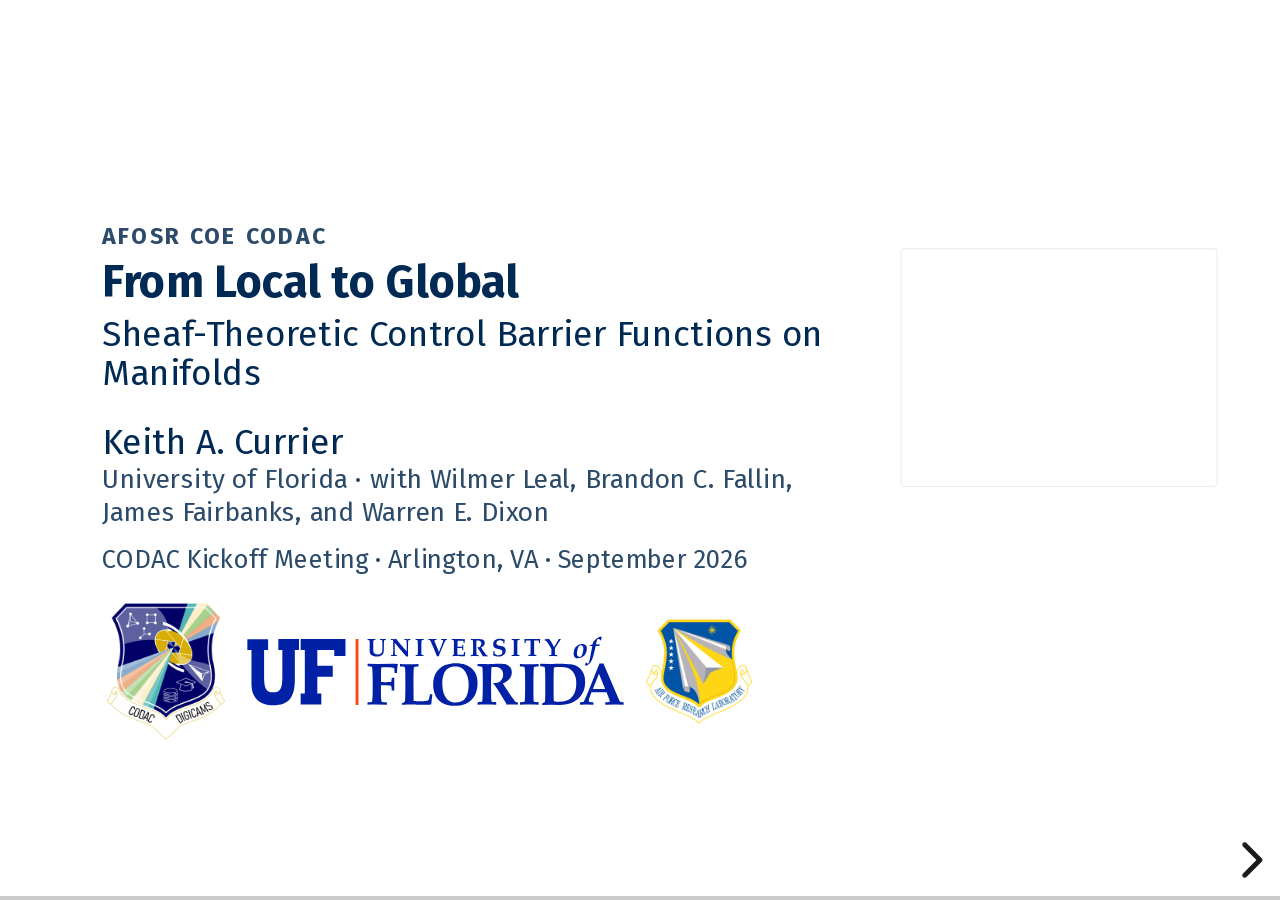
<file: 2026/09/kickoff/currier-sheaf-cbf/index.html>
<!doctype html>
<html lang="en">
  <head>
    <meta charset="utf-8">
<title>From Local to Global: Sheaf-Theoretic Control Barrier Functions on Manifolds — AFOSR COE CODAC</title>

<meta name="author" content="AFOSR COE CODAC">
<meta name="viewport" content="width=device-width, initial-scale=1.0, maximum-scale=1.0, user-scalable=no">

<link rel="stylesheet" href="../../../../reveal-js/dist/reveal.css">
<link rel="stylesheet" href="../../../../vendored/katex-0.16.11/katex.min.css">
<link rel="stylesheet" href="../../../../vendored/fira-sans-2026-09/fira-sans.css">
<link rel="stylesheet" href="../../../../_ds/fairbanks-research-talk-design-system-7193341c-92ad-490d-a789-ef6442329aec/tokens/fonts.css">
<link rel="stylesheet" href="../../../../_ds/fairbanks-research-talk-design-system-7193341c-92ad-490d-a789-ef6442329aec/tokens/colors.css">
<link rel="stylesheet" href="../../../../_ds/fairbanks-research-talk-design-system-7193341c-92ad-490d-a789-ef6442329aec/tokens/typography.css">
<link rel="stylesheet" href="../../../../_ds/fairbanks-research-talk-design-system-7193341c-92ad-490d-a789-ef6442329aec/tokens/spacing.css">
<link rel="stylesheet" href="../../../../_ds/fairbanks-research-talk-design-system-7193341c-92ad-490d-a789-ef6442329aec/tokens/effects.css">
<link rel="stylesheet" href="../../../../_ds/fairbanks-research-talk-design-system-7193341c-92ad-490d-a789-ef6442329aec/styles.css">
<link rel="stylesheet" href="../../../../gatas-talks/talk.css">
<link rel="stylesheet" href="../../../../css/palettes.css">
<link rel="stylesheet" href="../../../../css/site.css">

  </head>
  <body>
    
    <div class="reveal">
      <div class="slides">
<section data-label="1 · Title" data-background-color="#ffffff" class="slide-light">
  <div class="slide-canvas">
    
<div class="title-block">
  <div class="title-kicker">AFOSR COE CODAC</div>
  <div class="title-main">From Local to Global</div>
  <div class="title-sub">Sheaf-Theoretic Control Barrier Functions on Manifolds</div>
  <div class="title-speaker">Keith A. Currier</div>
  <div class="title-affiliation">University of Florida · with Wilmer Leal, Brandon C. Fallin, James Fairbanks, and Warren E. Dixon</div>
  <div class="title-venue">CODAC Kickoff Meeting · Arlington, VA · September 2026</div>
</div>
<div class="title-logos">
  <img src="../../../../assets/brand/codac-digicams-shield.png" alt="CODAC DIGICAMS Shield" style="height:170px">
  <img src="../../../../assets/logos/uf-logo.svg" alt="University of Florida" style="height:90px">
  <img src="../../../../assets/logos/afosr-logo.png" alt="Air Force Office of Scientific Research" style="height:130px">
</div>
<div class="title-panel bordered" style="top:180px;height:296px">
  <video data-autoplay src="../../../../assets/video/mobius-strip-bundle-animation.mp4" autoplay="autoplay" loop="loop" muted="muted" playsinline="playsinline"></video>
</div>

  </div>
</section>

<section data-label="2 · Sheaf Theory: Local Data That Agree on Overlaps" data-background-color="#ffffff" class="slide-light">
  <div class="slide-canvas">
    <h1 class="slide-h1">Sheaf Theory</h1>
    <div class="slide-body" style="gap:16px"><div class="card blue side">
  <div class="text-xl">A <strong>sheaf</strong> assigns data to <strong>local regions</strong> and encodes <strong>compatibility</strong> on overlaps.</div>
</div>

<div class="ds-columns" style="grid-template-columns:repeat(4, minmax(0, 1fr));column-gap:24px;align-items:start;">
<div class="ds-column">
<figure class="ds-figure sized" style="height:270px;"><video data-autoplay src="../../../../assets/video/shadow-play-orchestra-silhouettes.mp4" autoplay="autoplay" loop="loop" muted="muted" playsinline="playsinline" style="border-radius:4px;object-fit:cover;"></video></figure>
<div class="text-xs" style="color:var(--meta)">Video: DigitalMontageSongs</div>
</div>
<div class="ds-column">
<figure class="ds-figure sized" style="height:270px;"><img src="../../../../assets/figures/antique-world-map-library-of-congress.jpg" alt="An antique world map, Antiquissima orbis delineatio, pieced together from regional knowledge"></figure>
<div class="text-xs" style="color:var(--meta)">Library of Congress, Geography and Map Division</div>
</div>
<!-- Three open sets whose data agree on every overlap (left) and fail to agree on the triple overlap (right). -->
<div style="position:relative;width:340px;height:300px">
  <svg width="340" height="300" viewBox="0 0 340 300">
    <g stroke-width="3" style="stroke:var(--navy)">
      <ellipse cx="110" cy="115" rx="82" ry="62" fill="#F3D9E3" fill-opacity=".55"/>
      <ellipse cx="225" cy="120" rx="82" ry="62" fill="#D6EFD3" fill-opacity=".55"/>
      <ellipse cx="168" cy="190" rx="82" ry="62" fill="#C9CCEB" fill-opacity=".6"/>
    </g>
  </svg>
  <span style="position:absolute;left:14px;top:12px;font-size:32px"><span class="katex-inline" data-tex="U_\alpha">\(U_\alpha\)</span></span>
  <span style="position:absolute;left:280px;top:16px;font-size:32px"><span class="katex-inline" data-tex="U_\beta">\(U_\beta\)</span></span>
  <span style="position:absolute;left:256px;top:228px;font-size:32px"><span class="katex-inline" data-tex="U_\gamma">\(U_\gamma\)</span></span>
</div>
<div style="position:relative;width:340px;height:300px">
  <svg width="340" height="300" viewBox="0 0 340 300">
    <g stroke-width="3" style="stroke:var(--navy)">
      <ellipse cx="110" cy="115" rx="82" ry="62" fill="#F3D9E3" fill-opacity=".55"/>
      <ellipse cx="225" cy="120" rx="82" ry="62" fill="#D6EFD3" fill-opacity=".55"/>
      <ellipse cx="168" cy="190" rx="82" ry="62" fill="#C9CCEB" fill-opacity=".6"/>
    </g>
    <g stroke="#C62828" stroke-width="9" stroke-linecap="round">
      <line x1="154" y1="134" x2="182" y2="162"/><line x1="182" y1="134" x2="154" y2="162"/>
    </g>
  </svg>
  <span style="position:absolute;left:14px;top:12px;font-size:32px"><span class="katex-inline" data-tex="U_\alpha">\(U_\alpha\)</span></span>
  <span style="position:absolute;left:280px;top:16px;font-size:32px"><span class="katex-inline" data-tex="U_\beta">\(U_\beta\)</span></span>
  <span style="position:absolute;left:256px;top:228px;font-size:32px"><span class="katex-inline" data-tex="U_\gamma">\(U_\gamma\)</span></span>
</div>
</div>

<div class="card blue">
  <div class="text-xl"><strong>Agreement</strong> of local data on <strong>overlapping regions</strong> provides valid conditions to glue into some global structure.</div>
</div>
<div class="card green">
  <div class="text-xl"><strong>Goal:</strong> controllers are the local objects we want to compose into a safe global feedback law.</div>
</div>
</div>
    <div class="ds-slide-num">2</div>
  </div>
</section>

<section data-label="3 · Control Barrier Functions (CBFs)" data-background-color="#ffffff" class="slide-light">
  <div class="slide-canvas">
    <h1 class="slide-h1">Control Barrier Functions (CBFs)</h1>
    <div class="slide-body"><div class="ds-columns" style="grid-template-columns:660px 500px minmax(0, 1fr);column-gap:18px;align-items:start;">
<div style="color:var(--navy);margin-top:6px">
  <div class="eyebrow">System dynamics</div>
  <div class="ds-math-block ds-math-tight" data-tex="\dot{x} = f(x) &#43; g(x)u" style="font-size:38px;text-align:left">\[ \dot{x} = f(x) &#43; g(x)u \]</div>
  <div class="eyebrow" style="margin-top:40px">Safe set construction</div>
  <div class="ds-math-block ds-math-tight" data-tex="\mathcal{S} = \{x \in \mathbb{R}^{n} : B(x) \leq 0\}" style="font-size:38px;text-align:left">\[ \mathcal{S} = \{x \in \mathbb{R}^{n} : B(x) \leq 0\} \]</div>
  <div class="text-md" style="line-height:1.35">with the CBF candidate <span class="katex-inline" data-tex="B(x) = [B_{1}(x), \ldots, B_{v}(x)]">\(B(x) = [B_{1}(x), \ldots, B_{v}(x)]\)</span>, <span class="katex-inline" data-tex="B: \mathbb{R}^{n} \to \mathbb{R}^{v}">\(B: \mathbb{R}^{n} \to \mathbb{R}^{v}\)</span>.</div>
  <div class="eyebrow" style="margin-top:44px">Forward invariance under the closed-loop dynamics</div>
  <div class="ds-math-block ds-math-tight" data-tex="\dot{x} = f_{\mathrm{cl}}(x) = f(x)&#43;g(x)\kappa(x)" style="font-size:38px;text-align:left">\[ \dot{x} = f_{\mathrm{cl}}(x) = f(x)&#43;g(x)\kappa(x) \]</div>
  <div class="ds-math-block ds-math-tight" data-tex="x(t_0)\in\mathcal{S} \implies x(t)\in \mathcal{S}\quad \forall t\geq t_0" style="font-size:38px;text-align:left">\[ x(t_0)\in\mathcal{S} \implies x(t)\in \mathcal{S}\quad \forall t\geq t_0 \]</div>
</div>
<figure class="ds-figure sized" style="height:500px;"><img src="../../../../assets/figures/multiple-cbf-safe-set-intersection.png" alt="Two barrier functions B1 and B2 whose zero sublevel sets S1 and S2 intersect in the safe set S; a trajectory starting in S stays in S"></figure>
<figure class="ds-figure sized" style="height:222px;margin-top:58px"><video data-autoplay src="../../../../assets/video/quadrotor-cbf-safe-box.mp4" autoplay="autoplay" loop="loop" muted="muted" playsinline="playsinline" style="border-radius:4px;object-fit:cover;"></video></figure>
</div>
</div>
    <div class="ds-cite">[<span class="cite-ours">1</span>] A. Isaly, M. Mamaghani, R. G. Sanfelice, and W. E. Dixon. <i>IEEE Transactions on Automatic Control,</i> 69(11):7326–7339, 2024</div>
    <div class="ds-slide-num">3</div>
  </div>
</section>

<section data-label="4 · Vector-Valued CBFs" data-background-color="#ffffff" class="slide-light">
  <div class="slide-canvas">
    <h1 class="slide-h1">Vector-Valued CBFs</h1>
    <div class="slide-body" style="gap:8px"><div class="eyebrow">Set of admissible safe control inputs</div>
<div class="ds-math-block ds-math-tight" data-tex="K_{\mathrm{CBF}}(x) \triangleq \{u \in \mathbb{R}^m : \nabla B(x)^{\top}[f(x) &#43; g(x)u] \leq -\gamma(x)\}" style="font-size:36px">\[ K_{\mathrm{CBF}}(x) \triangleq \{u \in \mathbb{R}^m : \nabla B(x)^{\top}[f(x) &#43; g(x)u] \leq -\gamma(x)\} \]</div>

<div class="ds-columns" style="grid-template-columns:140px minmax(0, 1fr) 488px;column-gap:12px;align-items:center;">
<div class="text-lg" style="color:var(--navy);font-weight:700;align-self:start;margin-top:34px">QP step:</div>
<div class="ds-math-block ds-math-tight" data-tex="\begin{aligned}
\kappa^*(x) = {} &amp; \operatorname*{arg\,min}_{u\in \mathbb{R}^{m}}\; \|u-u_{\mathrm{nom}}\|^2 \\
\text{s.t. } &amp; \nabla B(x)^{\top}[f(x) &#43; g(x)u] \leq -\gamma(x)
\end{aligned}" style="font-size:32px;text-align:left">\[ \begin{aligned}
\kappa^*(x) = {} &amp; \operatorname*{arg\,min}_{u\in \mathbb{R}^{m}}\; \|u-u_{\mathrm{nom}}\|^2 \\
\text{s.t. } &amp; \nabla B(x)^{\top}[f(x) &#43; g(x)u] \leq -\gamma(x)
\end{aligned} \]</div>
<div class="card green" style="text-align:center;align-self:start">
  <div class="ds-math-block ds-math-tight" data-tex="\kappa(x) \in K_{\mathrm{CBF}}(x)" style="font-size:34px">\[ \kappa(x) \in K_{\mathrm{CBF}}(x) \]</div>
  <div class="text-md">Single-valued and continuous</div>
</div>
</div>

<div class="card orange soft" style="flex:1 1 0;min-height:0;display:flex;padding:12px 16px">
<div class="ds-columns" style="grid-template-columns:380px 340px 343px minmax(0, 1fr);column-gap:34px;align-items:stretch;flex:1;min-height:0">
<div class="ds-math-block ds-math-tight" data-tex="\begin{aligned}
B_1(x,y) &amp;= x - d \\
B_2(x,y) &amp;= \tfrac{1}{\sqrt{2}}\,x &#43; \tfrac{1}{\sqrt{2}}\,y - d \\
B_3(x,y) &amp;= y - d \\
B_4(x,y) &amp;= -\tfrac{1}{\sqrt{2}}\,x &#43; \tfrac{1}{\sqrt{2}}\,y - d \\
B_5(x,y) &amp;= -x - d \\
B_6(x,y) &amp;= -\tfrac{1}{\sqrt{2}}\,x - \tfrac{1}{\sqrt{2}}\,y - d \\
B_7(x,y) &amp;= -y - d \\
B_8(x,y) &amp;= \tfrac{1}{\sqrt{2}}\,x - \tfrac{1}{\sqrt{2}}\,y - d
\end{aligned}" style="font-size:22px;text-align:left;align-self:center">\[ \begin{aligned}
B_1(x,y) &amp;= x - d \\
B_2(x,y) &amp;= \tfrac{1}{\sqrt{2}}\,x &#43; \tfrac{1}{\sqrt{2}}\,y - d \\
B_3(x,y) &amp;= y - d \\
B_4(x,y) &amp;= -\tfrac{1}{\sqrt{2}}\,x &#43; \tfrac{1}{\sqrt{2}}\,y - d \\
B_5(x,y) &amp;= -x - d \\
B_6(x,y) &amp;= -\tfrac{1}{\sqrt{2}}\,x - \tfrac{1}{\sqrt{2}}\,y - d \\
B_7(x,y) &amp;= -y - d \\
B_8(x,y) &amp;= \tfrac{1}{\sqrt{2}}\,x - \tfrac{1}{\sqrt{2}}\,y - d
\end{aligned} \]</div>
<figure class="ds-figure sized grow"><video data-autoplay src="../../../../assets/video/sheaf-cbf-safe-set-rotation.mp4" autoplay="autoplay" loop="loop" muted="muted" playsinline="playsinline" style="border-radius:4px;object-fit:cover;"></video></figure>
<figure class="ds-figure sized grow"><img src="../../../../assets/figures/octagon-safe-set-eight-halfspace-cbfs.png" alt="Top view: the eight half-plane barrier functions carve an octagonal safe set out of the plane"></figure>
<div class="text-sm slate" style="margin-top:20px">Eight affine barrier functions <span class="katex-inline" data-tex="B_1, \ldots, B_8">\(B_1, \ldots, B_8\)</span>; their zero sublevel sets meet in an octagonal safe set.</div>
</div>
</div>
</div>
    <div class="ds-slide-num">4</div>
  </div>
</section>

<section data-label="5 · Differential Inclusion Motivation: Hybrid CBFs" data-background-color="#ffffff" class="slide-light">
  <div class="slide-canvas">
    <h1 class="slide-h1">Differential Inclusion Motivation</h1>
    <div class="slide-body" style="gap:8px"><div class="eyebrow">Hybrid CBF</div>
<div class="ds-columns" style="grid-template-columns:560px minmax(0, 1fr);column-gap:72px;align-items:start;">
<figure class="ds-figure sized" style="height:418px;margin-top:22px"><img src="../../../../assets/figures/hybrid-trajectory-flows-and-jumps.png" alt="A hybrid trajectory from x0 that flows (solid) and jumps (dashed) inside a region"></figure>
<div style="position:relative;width:fit-content">
  <img src="../../../../assets/figures/hybrid-cbf-flow-and-jump-sets.jpg" alt="The flow set C and jump set D in R^n, the safe set S where B(x) is at most zero, and a hybrid trajectory that stays in S" style="display:block;height:456px;width:auto;max-width:100%">
  <span style="position:absolute;left:49%;top:30%;font-size:36px"><span class="katex-inline" data-tex="\mathcal{S}">\(\mathcal{S}\)</span></span>
</div>
</div>

<div class="ds-columns" style="grid-template-columns:700px minmax(0, 1fr);column-gap:22px;align-items:center;">
<div class="ds-math-block" data-tex="\mathcal{H} : \begin{cases} \dot{x} \in F_P(x, u_C) &amp; (x, u_C) \in C_P \\ x^&#43; \in G_P(x, u_D) &amp; (x, u_D) \in D_P \end{cases}" style="font-size:32px;text-align:left">\[ \mathcal{H} : \begin{cases} \dot{x} \in F_P(x, u_C) &amp; (x, u_C) \in C_P \\ x^&#43; \in G_P(x, u_D) &amp; (x, u_D) \in D_P \end{cases} \]</div>
<div class="ds-math-block" data-tex="F_P : \mathbb{R}^n \times \mathbb{R}^{m} \rightrightarrows \mathbb{R}^n, \quad (x, u_C) \in C_P \subset \mathbb{R}^n \times \mathbb{R}^{m}" style="font-size:28px;text-align:left">\[ F_P : \mathbb{R}^n \times \mathbb{R}^{m} \rightrightarrows \mathbb{R}^n, \quad (x, u_C) \in C_P \subset \mathbb{R}^n \times \mathbb{R}^{m} \]</div>
</div>
</div>
    <div class="ds-cite">[<span class="cite-ours">2</span>] C. Gonzalez, H. Sweatland, K. Currier, W. E. Dixon, and R. Sanfelice. <i>IEEE Conference on Decision and Control,</i> pp. 5654–5659, 2025<span class="ds-cite-more"> &middot; [3]</span></div>
    <div class="ds-slide-num">5</div>
  </div>
</section>

<section data-label="6 · Differential Inclusion Motivation: Flow Sets as Bundles" data-background-color="#ffffff" class="slide-light">
  <div class="slide-canvas">
    <h1 class="slide-h1">Differential Inclusion Motivation</h1>
    <div class="slide-body"><div class="card orange rule-rust tight" style="max-width:1000px">
  <div class="text-lg" style="font-weight:700">What is a geometric representation of the flow map and flow set?</div>
</div>

<div class="ds-columns grow" style="grid-template-columns:740px minmax(0, 1fr);column-gap:72px;align-items:start;">
<div class="ds-column" style="gap:12px">
<figure class="ds-figure sized" style="height:365px;"><img src="../../../../assets/figures/flow-set-projection-and-safe-set.png" alt="The projection of the flow set, Pi(C), containing the safe set S and a trajectory x(t) from x0 that stays in S"></figure>
<div style="color:var(--navy)">
  <div class="ds-math-block ds-math-tight" data-tex="\dot{x} \in F_P(x, u_C) \qquad (x, u_C) \in C_P" style="font-size:28px;text-align:left">\[ \dot{x} \in F_P(x, u_C) \qquad (x, u_C) \in C_P \]</div>
  <div class="ds-math-block ds-math-tight" data-tex="F_P : \textcolor{#C62828}{\underline{\textcolor{#002A54}{\mathbb{R}^n \times \mathbb{R}^{m}}}} \rightrightarrows \mathbb{R}^n, \quad (x, u_C) \in C_P \subset \textcolor{#C62828}{\underline{\textcolor{#002A54}{\mathbb{R}^n \times \mathbb{R}^{m}}}}" style="font-size:28px;text-align:left">\[ F_P : \textcolor{#C62828}{\underline{\textcolor{#002A54}{\mathbb{R}^n \times \mathbb{R}^{m}}}} \rightrightarrows \mathbb{R}^n, \quad (x, u_C) \in C_P \subset \textcolor{#C62828}{\underline{\textcolor{#002A54}{\mathbb{R}^n \times \mathbb{R}^{m}}}} \]</div>
  <div class="ds-math-block ds-math-tight" data-tex="\Pi(C_P)\triangleq \{x\in\mathbb{R}^n\mid \exists\, u_C\in \mathbb{R}^m\ \text{s.t.}\ (x,u_C)\in C_P\}" style="font-size:28px;text-align:left">\[ \Pi(C_P)\triangleq \{x\in\mathbb{R}^n\mid \exists\, u_C\in \mathbb{R}^m\ \text{s.t.}\ (x,u_C)\in C_P\} \]</div>
</div>
</div>
<div class="ds-column" style="gap:0">
<div style="position:relative;width:fit-content">
  <img src="../../../../assets/figures/hybrid-cbf-flow-and-jump-sets.jpg" alt="The flow set C and jump set D in R^n, the safe set S where B(x) is at most zero, and a hybrid trajectory that stays in S" style="display:block;height:360px;width:auto">
  <span style="position:absolute;left:49%;top:27.6%;font-size:32px"><span class="katex-inline" data-tex="\mathcal{S}">\(\mathcal{S}\)</span></span>
</div>
<!-- The product bundle S^1 x R over the circle: a cylinder projecting onto its base circle. -->
<div style="position:relative;width:560px;height:150px;margin-top:6px">
  <svg width="560" height="150" viewBox="0 0 560 150">
    <defs><marker id="product-bundle-arrow" viewBox="0 0 10 10" refX="8" refY="5" markerWidth="6" markerHeight="6" orient="auto"><path d="M0,0 L10,5 L0,10 z" style="fill:var(--navy)"/></marker></defs>
    <path d="M30,50 L30,120 A60,14 0 0 0 150,120 L150,50" fill="#BCD2EE" stroke-width="3" style="stroke:var(--navy)"/>
    <ellipse cx="90" cy="50" rx="60" ry="14" fill="#D6E3F4" stroke-width="3" style="stroke:var(--navy)"/>
    <line x1="190" y1="90" x2="300" y2="90" stroke-width="4" marker-end="url(#product-bundle-arrow)" style="stroke:var(--navy)"/>
    <ellipse cx="400" cy="92" rx="70" ry="12" fill="#D6E3F4" stroke-width="3" style="stroke:var(--navy)"/>
  </svg>
  <span style="position:absolute;left:44px;top:-6px;font-size:28px"><span class="katex-inline" data-tex="S^1 \times \mathbb{R}">\(S^1 \times \mathbb{R}\)</span></span>
  <span style="position:absolute;left:236px;top:44px;font-size:28px"><span class="katex-inline" data-tex="\pi">\(\pi\)</span></span>
  <span style="position:absolute;left:384px;top:36px;font-size:28px"><span class="katex-inline" data-tex="S^1">\(S^1\)</span></span>
  <span class="text-lg" style="position:absolute;left:180px;top:108px;border-bottom:3px solid #C62828;line-height:1.1">Product bundle</span>
</div>
<div class="card blue tight" style="text-align:center;max-width:560px;margin-top:2px">
  <div class="text-md">Modeling constrained controlled differential inclusions as vector bundles</div>
</div>
</div>
</div>
</div>
    <div class="ds-cite">[<span class="cite-ours">2</span>] C. Gonzalez, H. Sweatland, K. Currier, W. E. Dixon, and R. Sanfelice. <i>IEEE Conference on Decision and Control,</i> pp. 5654–5659, 2025<span class="ds-cite-more"> &middot; [3]</span></div>
    <div class="ds-slide-num">6</div>
  </div>
</section>

<section data-label="7 · Velocity Formalized: the Tangent Bundle" data-background-color="#ffffff" class="slide-light">
  <div class="slide-canvas">
    <h1 class="slide-h1">Velocity Formalized</h1>
    <div class="slide-body" style="gap:12px"><!-- A tangent plane at x with a velocity v_x in it. -->
<div class="ds-columns" style="grid-template-columns:492px minmax(0, 1fr);column-gap:0px;align-items:start;">
<div class="ds-column" style="gap:12px">
<div style="position:relative;width:520px;height:340px">
  <svg width="520" height="340" viewBox="0 0 520 340">
    <image href="../../../../assets/figures/manifold-surface-patch.png" x="30" y="85" width="440" height="255"/>
    <polygon points="70,170 240,92 470,160 300,248" fill="#F2B98A" fill-opacity=".55" stroke-width="3" style="stroke:var(--navy)"/>
    <line x1="268" y1="170" x2="345" y2="128" stroke="#E53935" stroke-width="5"/>
    <polygon points="352,124 334,126 342,138" fill="#E53935"/>
    <circle cx="268" cy="170" r="9" fill="#000"/>
  </svg>
  <span style="position:absolute;left:170px;top:20px;font-size:30px"><span class="katex-inline" data-tex="T_x\mathcal{M} \cong \mathbb{R}^n">\(T_x\mathcal{M} \cong \mathbb{R}^n\)</span></span>
  <span style="position:absolute;left:330px;top:58px;font-size:24px"><span class="katex-inline" data-tex="(x,v)= v_x">\((x,v)= v_x\)</span></span>
  <span style="position:absolute;left:232px;top:174px;font-size:28px"><span class="katex-inline" data-tex="x">\(x\)</span></span>
  <span style="position:absolute;left:0;top:278px;font-size:32px"><span class="katex-inline" data-tex="\mathcal{M}">\(\mathcal{M}\)</span></span>
</div>

<!-- The bundle collects a tangent plane over every point. -->
<svg style="display:block" width="460" height="340" viewBox="0 0 460 340">
  <image href="../../../../assets/figures/manifold-surface-patch.png" x="20" y="90" width="420" height="244" opacity=".55"/>
  <g fill="#F2B98A" fill-opacity=".42" stroke-width="2.5" style="stroke:var(--navy)">
    <rect x="10" y="80" width="200" height="190" transform="rotate(-14 110 175)"/>
    <rect x="100" y="40" width="200" height="190" transform="rotate(10 200 135)"/>
    <rect x="220" y="70" width="200" height="190" transform="rotate(-8 320 165)"/>
    <rect x="60" y="130" width="200" height="190" transform="rotate(6 160 225)"/>
    <rect x="190" y="120" width="200" height="190" transform="rotate(18 290 215)"/>
    <rect x="150" y="20" width="180" height="170" transform="rotate(-22 240 105)"/>
    <rect x="120" y="80" width="200" height="190" transform="rotate(-4 220 175)"/>
  </g>
</svg>
</div>
<div class="ds-column" style="gap:8px">
<div class="ds-columns" style="grid-template-columns:310px 470px;column-gap:30px;align-items:start;margin:46px 0 0 50px">
<div style="text-align:center;color:var(--navy)">
  <div style="font-size:30px"><span class="katex-inline" data-tex="\pi_{T\mathcal{M}}: T\mathcal{M} \to \mathcal{M}">\(\pi_{T\mathcal{M}}: T\mathcal{M} \to \mathcal{M}\)</span></div>
  <div style="margin-top:22px;font-size:26px"><span class="katex-inline" data-tex="\pi_{T\mathcal{M}}">\(\pi_{T\mathcal{M}}\)</span></div>
  <svg width="300" height="20" viewBox="0 0 300 20"><line x1="10" y1="10" x2="282" y2="10" stroke-width="4" style="stroke:var(--navy)"/><polygon points="296,10 278,2 278,18" style="fill:var(--navy)"/></svg>
  <div style="font-size:26px"><span class="katex-inline" data-tex="(x,v) \mapsto x">\((x,v) \mapsto x\)</span></div>
</div>
<div style="position:relative;width:470px;height:250px">
  <svg width="470" height="280" viewBox="0 0 470 280">
    <image href="../../../../assets/figures/manifold-surface-patch.png" x="0" y="0" width="460" height="267"/>
    <circle cx="250" cy="90" r="9" fill="#000"/>
  </svg>
  <span style="position:absolute;left:214px;top:90px;font-size:28px"><span class="katex-inline" data-tex="x">\(x\)</span></span>
  <span style="position:absolute;left:40px;top:200px;font-size:32px"><span class="katex-inline" data-tex="\mathcal{M}">\(\mathcal{M}\)</span></span>
</div>
</div>
<div class="card orange soft" style="padding:9px 13px;margin-top:48px">
<div style="position:relative;width:920px;height:320px">
  <svg width="920" height="320" viewBox="0 0 920 320">
    <image href="../../../../assets/figures/tangent-bundle-surface.png" x="10" y="50" width="440" height="221"/>
    <image href="../../../../assets/figures/manifold-surface-patch.png" x="560" y="80" width="330" height="191"/>
    <line x1="240" y1="140" x2="730" y2="140" stroke="#000" stroke-width="4"/>
    <polygon points="744,140 726,132 726,148" fill="#000"/>
    <circle cx="756" cy="140" r="9" fill="#000"/>
  </svg>
  <span style="position:absolute;left:60px;top:2px;font-size:32px"><span class="katex-inline" data-tex="T\mathcal{M}">\(T\mathcal{M}\)</span></span>
  <span style="position:absolute;left:206px;top:98px;font-size:28px"><span class="katex-inline" data-tex="v_x">\(v_x\)</span></span>
  <span style="position:absolute;left:470px;top:150px;font-size:28px"><span class="katex-inline" data-tex="\pi_{T\mathcal{M}}">\(\pi_{T\mathcal{M}}\)</span></span>
  <span style="position:absolute;left:748px;top:90px;font-size:28px"><span class="katex-inline" data-tex="x">\(x\)</span></span>
  <span style="position:absolute;left:600px;top:226px;font-size:28px"><span class="katex-inline" data-tex="\mathcal{M}">\(\mathcal{M}\)</span></span>
  <div class="text-md" style="position:absolute;left:0;right:0;top:282px;text-align:center;font-weight:700">Tangent bundle</div>
</div>
</div>
</div>
</div>
</div>
    <div class="ds-slide-num">7</div>
  </div>
</section>

<section data-label="8 · Control Formalized: the Control Bundle" data-background-color="#ffffff" class="slide-light">
  <div class="slide-canvas">
    <h1 class="slide-h1">Control Formalized</h1>
    <div class="slide-body" style="gap:12px"><!-- The fiber of controls at x, with a control u_x in it. -->
<div class="ds-columns" style="grid-template-columns:492px minmax(0, 1fr);column-gap:0px;align-items:start;">
<div class="ds-column" style="gap:12px">
<div style="position:relative;width:520px;height:340px">
  <svg width="520" height="340" viewBox="0 0 520 340">
    <image href="../../../../assets/figures/manifold-surface-patch.png" x="30" y="85" width="440" height="255"/>
    <polygon points="70,170 240,92 470,160 300,248" fill="#F6C9CF" fill-opacity=".6" stroke-width="3" style="stroke:var(--navy)"/>
    <line x1="268" y1="170" x2="345" y2="128" stroke="#EC5D8A" stroke-width="5"/>
    <polygon points="352,124 334,126 342,138" fill="#EC5D8A"/>
    <circle cx="268" cy="170" r="9" fill="#000"/>
  </svg>
  <span style="position:absolute;left:170px;top:20px;font-size:30px"><span class="katex-inline" data-tex="\mathcal{U}_x \cong \mathbb{R}^m">\(\mathcal{U}_x \cong \mathbb{R}^m\)</span></span>
  <span style="position:absolute;left:330px;top:58px;font-size:24px"><span class="katex-inline" data-tex="(x,u)= u_x">\((x,u)= u_x\)</span></span>
  <span style="position:absolute;left:232px;top:174px;font-size:28px"><span class="katex-inline" data-tex="x">\(x\)</span></span>
  <span style="position:absolute;left:0;top:278px;font-size:32px"><span class="katex-inline" data-tex="\mathcal{M}">\(\mathcal{M}\)</span></span>
</div>

<!-- The bundle collects a fiber of controls over every point. -->
<svg style="display:block" width="460" height="340" viewBox="0 0 460 340">
  <image href="../../../../assets/figures/manifold-surface-patch.png" x="20" y="90" width="420" height="244" opacity=".55"/>
  <g fill="#F6C9CF" fill-opacity=".5" stroke-width="2.5" style="stroke:var(--navy)">
    <rect x="10" y="80" width="200" height="190" transform="rotate(-14 110 175)"/>
    <rect x="100" y="40" width="200" height="190" transform="rotate(10 200 135)"/>
    <rect x="220" y="70" width="200" height="190" transform="rotate(-8 320 165)"/>
    <rect x="60" y="130" width="200" height="190" transform="rotate(6 160 225)"/>
    <rect x="190" y="120" width="200" height="190" transform="rotate(18 290 215)"/>
    <rect x="150" y="20" width="180" height="170" transform="rotate(-22 240 105)"/>
    <rect x="120" y="80" width="200" height="190" transform="rotate(-4 220 175)"/>
  </g>
</svg>
</div>
<div class="ds-column" style="gap:8px">
<div class="ds-columns" style="grid-template-columns:310px 470px;column-gap:30px;align-items:start;margin:46px 0 0 50px">
<div style="text-align:center;color:var(--navy)">
  <div style="font-size:30px"><span class="katex-inline" data-tex="\pi_{\mathcal{U}}: \mathcal{U} \to \mathcal{M}">\(\pi_{\mathcal{U}}: \mathcal{U} \to \mathcal{M}\)</span></div>
  <div style="margin-top:22px;font-size:26px"><span class="katex-inline" data-tex="\pi_{\mathcal{U}}">\(\pi_{\mathcal{U}}\)</span></div>
  <svg width="300" height="20" viewBox="0 0 300 20"><line x1="10" y1="10" x2="282" y2="10" stroke-width="4" style="stroke:var(--navy)"/><polygon points="296,10 278,2 278,18" style="fill:var(--navy)"/></svg>
  <div style="font-size:26px"><span class="katex-inline" data-tex="(x,u) \mapsto x">\((x,u) \mapsto x\)</span></div>
</div>
<div style="position:relative;width:470px;height:250px">
  <svg width="470" height="280" viewBox="0 0 470 280">
    <image href="../../../../assets/figures/manifold-surface-patch.png" x="20" y="0" width="414" height="240"/>
    <circle cx="245" cy="82" r="9" fill="#000"/>
  </svg>
  <span style="position:absolute;left:210px;top:82px;font-size:28px"><span class="katex-inline" data-tex="x">\(x\)</span></span>
  <span style="position:absolute;left:40px;top:180px;font-size:32px"><span class="katex-inline" data-tex="\mathcal{M}">\(\mathcal{M}\)</span></span>
</div>
</div>
<div style="font-size:26px;color:var(--navy);text-align:center"><span class="katex-inline" data-tex="\mathcal{M} = \mathbb{R}^n, \text{ giving the bundle } (\mathbb{R}^n \times \mathbb{R}^m, \mathrm{pr}_1, \mathbb{R}^n) \cong (\mathcal{U}, \pi, \mathcal{M})">\(\mathcal{M} = \mathbb{R}^n, \text{ giving the bundle } (\mathbb{R}^n \times \mathbb{R}^m, \mathrm{pr}_1, \mathbb{R}^n) \cong (\mathcal{U}, \pi, \mathcal{M})\)</span></div>
<div class="card tan rule-rust soft" style="padding:9px 13px">
<div style="position:relative;width:920px;height:320px">
  <svg width="920" height="320" viewBox="0 0 920 320">
    <image href="../../../../assets/figures/control-bundle-surface.png" x="10" y="40" width="430" height="236"/>
    <image href="../../../../assets/figures/manifold-surface-patch.png" x="560" y="80" width="330" height="191"/>
    <line x1="240" y1="140" x2="730" y2="140" stroke="#000" stroke-width="4"/>
    <polygon points="744,140 726,132 726,148" fill="#000"/>
    <circle cx="756" cy="140" r="9" fill="#000"/>
  </svg>
  <span style="position:absolute;left:60px;top:2px;font-size:32px"><span class="katex-inline" data-tex="\mathcal{U}">\(\mathcal{U}\)</span></span>
  <span style="position:absolute;left:206px;top:98px;font-size:28px"><span class="katex-inline" data-tex="u_x">\(u_x\)</span></span>
  <span style="position:absolute;left:470px;top:150px;font-size:28px"><span class="katex-inline" data-tex="\pi">\(\pi\)</span></span>
  <span style="position:absolute;left:748px;top:90px;font-size:28px"><span class="katex-inline" data-tex="x">\(x\)</span></span>
  <span style="position:absolute;left:600px;top:226px;font-size:28px"><span class="katex-inline" data-tex="\mathcal{M}">\(\mathcal{M}\)</span></span>
  <div class="text-md" style="position:absolute;left:0;right:0;top:282px;text-align:center;font-weight:700">Control bundle</div>
</div>
</div>
</div>
</div>
</div>
    <div class="ds-slide-num">8</div>
  </div>
</section>

<section data-label="9 · Dynamics Formalized: a Control System on Bundles" data-background-color="#ffffff" class="slide-light">
  <div class="slide-canvas">
    <h1 class="slide-h1">Dynamics Formalized</h1>
    <div class="slide-body" style="gap:12px"><!-- The control bundle U and the tangent bundle TM over M (vector figure from
     Sheaf_CBF_Vector-Bundle.tex); the overlay draws the dynamics Phi: U -> TM and
     the closed loop, in the figure's own coordinates. -->
<div style="position:relative;width:1100px;height:505px;margin:0 auto;color:var(--navy)">
  <img src="../../../../assets/figures/control-and-tangent-bundles-over-manifold.svg" alt="The control bundle U and the tangent bundle TM, each projecting onto the manifold M, which contains a safe set S" style="position:absolute;left:0;top:0;width:100%;height:100%">
  <svg viewBox="0 0 274.935 126.137" style="position:absolute;left:0;top:0;width:100%;height:100%">
    <defs>
      <marker id="dynamics-red-arrow" viewBox="0 0 10 10" refX="8" refY="5" markerWidth="5" markerHeight="5" orient="auto"><path d="M0,0 L10,5 L0,10 z" fill="#E53935"/></marker>
      <marker id="dynamics-blue-arrow" viewBox="0 0 10 10" refX="8" refY="5" markerWidth="5" markerHeight="5" orient="auto"><path d="M0,0 L10,5 L0,10 z" fill="#2196F3"/></marker>
    </defs>
    <line x1="108" y1="26" x2="164" y2="26" stroke="#E53935" stroke-width=".9" marker-end="url(#dynamics-red-arrow)"/>
    <g stroke="#2196F3" stroke-width=".9" stroke-dasharray="4 1.5 1 1.5" fill="none">
      <line x1="70" y1="84" x2="50" y2="57" marker-end="url(#dynamics-blue-arrow)"/>
      <line x1="196" y1="86" x2="218" y2="60" marker-end="url(#dynamics-blue-arrow)"/>
    </g>
  </svg>
  <span style="position:absolute;left:470px;top:28px;font-size:30px"><span class="katex-inline" data-tex="\Phi : \mathcal{U} \to T\mathcal{M}">\(\Phi : \mathcal{U} \to T\mathcal{M}\)</span></span>
  <span style="position:absolute;left:310px;top:148px;font-size:26px;white-space:nowrap"><span class="katex-inline" data-tex="\dot{x} = \Phi(x,u)= f(x) &#43; g(x)u">\(\dot{x} = \Phi(x,u)= f(x) + g(x)u\)</span></span>
  <span style="position:absolute;left:150px;top:276px;font-size:28px"><span class="katex-inline" data-tex="\kappa(x)">\(\kappa(x)\)</span></span>
  <span style="position:absolute;left:800px;top:360px;font-size:26px;white-space:nowrap"><span class="katex-inline" data-tex="\Phi_{\mathrm{cl}}(x, \kappa(x))= f(x) &#43; g(x)\kappa(x)">\(\Phi_{\mathrm{cl}}(x, \kappa(x))= f(x) + g(x)\kappa(x)\)</span></span>
  <div class="card orange rule-rust tight" style="position:absolute;left:14px;top:416px;width:280px;text-align:center">
  <div style="font-size:28px"><span class="katex-inline" data-tex="\kappa(x) \in K_{\mathrm{CBF}}(x)">\(\kappa(x) \in K_{\mathrm{CBF}}(x)\)</span></div>
</div>
</div>


<div class="text-md" style="text-align:center;font-weight:700;color:var(--navy)">Nonlinear control system</div>
<div class="card orange rule-rust" style="width:1100px;margin:0 auto;text-align:center">
  <div class="text-xl" style="font-weight:700">Now, what about set-valued maps and differential inclusions?</div>
</div>
</div>
    <div class="ds-cite">[4] M. de Sa, P. Ong, and A. D. Ames. arXiv:2510.20202, 2025<span class="ds-cite-more"> &middot; [5]</span></div>
    <div class="ds-slide-num">9</div>
  </div>
</section>

<section data-label="10 · Differential Inclusions Formalized" data-background-color="#ffffff" class="slide-light">
  <div class="slide-canvas">
    <h1 class="slide-h1">Differential Inclusions Formalized</h1>
    <div class="slide-body" style="gap:12px"><!-- The bundles of the previous slide, now with a set-valued Phi, the constraint
     set C_u in U and its projection Pi(C_u) in M. -->
<div class="ds-columns" style="grid-template-columns:960px minmax(0, 1fr);column-gap:22px;align-items:start;">
<div class="ds-column" style="gap:4px">
<div style="position:relative;width:960px;height:440px;color:var(--navy)">
  <img src="../../../../assets/figures/control-and-tangent-bundles-over-manifold.svg" alt="The control bundle U and the tangent bundle TM, each projecting onto the manifold M, which contains a safe set S" style="position:absolute;left:0;top:0;width:100%;height:100%">
  <svg viewBox="0 0 274.935 126.137" style="position:absolute;left:0;top:0;width:100%;height:100%">
    <defs>
      <marker id="inclusion-red-arrow" viewBox="0 0 10 10" refX="8" refY="5" markerWidth="5" markerHeight="5" orient="auto"><path d="M0,0 L10,5 L0,10 z" fill="#E53935"/></marker>
      <marker id="inclusion-blue-arrow" viewBox="0 0 10 10" refX="8" refY="5" markerWidth="5" markerHeight="5" orient="auto"><path d="M0,0 L10,5 L0,10 z" fill="#2196F3"/></marker>
    </defs>
    <g stroke="#E53935" stroke-width=".9">
      <line x1="108" y1="23" x2="164" y2="23" marker-end="url(#inclusion-red-arrow)"/>
      <line x1="108" y1="28" x2="164" y2="28" marker-end="url(#inclusion-red-arrow)"/>
    </g>
    <ellipse cx="55" cy="38" rx="22" ry="7" fill="none" stroke="#E040A0" stroke-width="1.1"/>
    <ellipse cx="216" cy="38" rx="22" ry="7" fill="none" stroke="#A0522D" stroke-width="1.1"/>
    <ellipse cx="133" cy="84" rx="29" ry="11.5" fill="none" stroke="#0D2C8C" stroke-width="1.4"/>
    <g stroke="#2196F3" stroke-width=".8" stroke-dasharray="4 1.5 1 1.5" fill="none">
      <line x1="70" y1="84" x2="50" y2="57" marker-end="url(#inclusion-blue-arrow)"/>
      <line x1="66" y1="86" x2="46" y2="59" marker-end="url(#inclusion-blue-arrow)"/>
      <line x1="196" y1="86" x2="218" y2="60" marker-end="url(#inclusion-blue-arrow)"/>
      <line x1="200" y1="88" x2="222" y2="62" marker-end="url(#inclusion-blue-arrow)"/>
    </g>
  </svg>
  <span style="position:absolute;left:384px;top:12px;font-size:26px"><span class="katex-inline" data-tex="\Phi : \mathcal{U} \rightrightarrows T\mathcal{M}">\(\Phi : \mathcal{U} \rightrightarrows T\mathcal{M}\)</span></span>
  <span style="position:absolute;left:412px;top:112px;font-size:24px"><span class="katex-inline" data-tex="\dot{x} \in \Phi(u_x)">\(\dot{x} \in \Phi(u_x)\)</span></span>
  <span style="position:absolute;left:272px;top:98px;font-size:24px"><span class="katex-inline" data-tex="C_u">\(C_u\)</span></span>
  <span style="position:absolute;left:10px;top:300px;font-size:23px"><span class="katex-inline" data-tex="\kappa(x) \in K_{\mathrm{CBF}}(x)">\(\kappa(x) \in K_{\mathrm{CBF}}(x)\)</span></span>
  <span style="position:absolute;left:770px;top:316px;font-size:23px"><span class="katex-inline" data-tex="\dot{x} \in \Phi_{\mathrm{cl}}(\kappa(x))">\(\dot{x} \in \Phi_{\mathrm{cl}}(\kappa(x))\)</span></span>
  <span style="position:absolute;left:560px;top:318px;font-size:23px"><span class="katex-inline" data-tex="\Pi(C_u)">\(\Pi(C_u)\)</span></span>
</div>
<div class="text-md" style="text-align:center;font-weight:700;color:var(--navy)">Constrained control differential inclusion</div>

</div>
<div class="ds-column" style="gap:16px">
<figure class="ds-figure sized" style="height:273px;"><img src="../../../../assets/figures/flow-set-projection-and-safe-set.png" alt="The projection of the flow set, Pi(C), containing the safe set S and a trajectory x(t) from x0 that stays in S"></figure>
<div style="color:var(--navy);margin:0 -10px">
  <div class="ds-math-block ds-math-tight" data-tex="F(x) &#43; G_x u_x \triangleq \{v_x &#43; G_x u_x \mid v_x \in F(x) \}" style="font-size:22px">\[ F(x) &#43; G_x u_x \triangleq \{v_x &#43; G_x u_x \mid v_x \in F(x) \} \]</div>
  <div class="ds-math-block ds-math-tight" data-tex="\begin{aligned}\Pi(C_u) \triangleq \{ x\in\mathcal{M}\mid {} &amp; \exists\, u_x\in \mathcal{U}_x \\ &amp; \text{with } u_x\in C_u \}\end{aligned}" style="font-size:22px">\[ \begin{aligned}\Pi(C_u) \triangleq \{ x\in\mathcal{M}\mid {} &amp; \exists\, u_x\in \mathcal{U}_x \\ &amp; \text{with } u_x\in C_u \}\end{aligned} \]</div>
</div>
</div>
</div>

<div class="ds-columns" style="grid-template-columns:420px minmax(0, 1fr);column-gap:32px;align-items:center;">
<div class="card blue tight" style="text-align:center">
  <div class="text-sm">Why use fiber bundles / vector bundles?</div>
</div>
<div class="card green">
  <ul class="text-md" style="margin:0 0 0 24px;padding:0;line-height:1.3">
    <li><strong>Feedback laws are sections of the control bundle.</strong></li>
    <li>Sections are local objects/data.</li>
    <li>Local feedback laws form a sheaf under restriction and gluing.</li>
    <li><strong>If compatible, local feedback laws can be glued into a unique global feedback law.</strong></li>
  </ul>
</div>
</div>
</div>
    <div class="ds-slide-num">10</div>
  </div>
</section>

<section data-label="11 · Feedback Laws are Sections" data-background-color="#ffffff" class="slide-light">
  <div class="slide-canvas">
    <h1 class="slide-h1">Feedback Laws are Sections</h1>
    <div class="slide-body" style="gap:12px"><!-- Left: a feedback law kappa lifts a curve in Pi(C_u) into C_u. Right: the same
     picture with the bundle straightened out (Global_Trivialization.tex). -->
<div class="ds-columns" style="grid-template-columns:560px 690px minmax(0, 1fr);column-gap:30px;align-items:start;">
<div style="position:relative;width:560px;height:440px;color:var(--navy)">
  <svg width="560" height="440" viewBox="0 0 560 440">
    <defs>
      <marker id="sections-black" viewBox="0 0 10 10" refX="8" refY="5" markerWidth="6" markerHeight="6" orient="auto"><path d="M0,0 L10,5 L0,10 z" fill="#000"/></marker>
      <marker id="sections-blue" viewBox="0 0 10 10" refX="8" refY="5" markerWidth="6" markerHeight="6" orient="auto"><path d="M0,0 L10,5 L0,10 z" fill="#2196F3"/></marker>
    </defs>
    <image href="../../../../assets/figures/control-bundle-surface.png" x="30" y="16" width="420" height="231"/>
    <image href="../../../../assets/figures/manifold-surface-patch.png" x="30" y="214" width="400" height="232"/>
    <ellipse cx="240" cy="96" rx="96" ry="30" fill="none" stroke="#E040A0" stroke-width="4"/>
    <path d="M170,104 C190,84 205,96 222,92 C245,86 252,102 272,90 C290,80 300,92 312,86" fill="none" stroke="#0D2C8C" stroke-width="3.5"/>
    <ellipse cx="236" cy="312" rx="96" ry="30" fill="none" stroke="#1F5E7A" stroke-width="4"/>
    <path d="M170,318 C190,300 205,310 222,316 C242,322 252,300 272,300 C292,300 300,302 314,300" fill="none" stroke="#000" stroke-width="3"/>
    <line x1="268" y1="112" x2="282" y2="282" stroke="#000" stroke-width="3.5" marker-end="url(#sections-black)"/>
    <line x1="232" y1="300" x2="222" y2="118" stroke="#2196F3" stroke-width="3.5" stroke-dasharray="14 6 3 6" marker-end="url(#sections-blue)"/>
  </svg>
  <span style="position:absolute;left:4px;top:4px;font-size:30px"><span class="katex-inline" data-tex="\mathcal{U}">\(\mathcal{U}\)</span></span>
  <span style="position:absolute;left:344px;top:60px;font-size:28px"><span class="katex-inline" data-tex="C_u">\(C_u\)</span></span>
  <span style="position:absolute;left:140px;top:184px;font-size:24px"><span class="katex-inline" data-tex="\kappa(x)">\(\kappa(x)\)</span></span>
  <span style="position:absolute;left:290px;top:180px;font-size:26px"><span class="katex-inline" data-tex="\pi">\(\pi\)</span></span>
  <span style="position:absolute;left:344px;top:240px;font-size:26px"><span class="katex-inline" data-tex="\Pi(C_u)">\(\Pi(C_u)\)</span></span>
  <span style="position:absolute;left:10px;top:370px;font-size:30px"><span class="katex-inline" data-tex="\mathcal{M}">\(\mathcal{M}\)</span></span>
</div>

<figure class="ds-figure sized" style="height:436px;"><img src="../../../../assets/figures/global-section-safe-input-band.svg" alt="The control bundle drawn straight over M: a section kappa through the band Psi(x) of admissible inputs, with the safe inputs K_CBF(x) marked on the fiber U_x over x"></figure>
<div style="position:relative;width:128px;height:420px;margin-top:6px;color:var(--navy)">
  <span style="position:absolute;left:20px;top:0;font-size:40px"><span class="katex-inline" data-tex="\mathcal{U}">\(\mathcal{U}\)</span></span>
  <svg style="position:absolute;left:32px;top:64px" width="24" height="300" viewBox="0 0 24 300"><line x1="12" y1="0" x2="12" y2="284" stroke="#000" stroke-width="3"/><polygon points="12,298 4,280 20,280" fill="#000"/></svg>
  <span style="position:absolute;left:66px;top:190px;font-size:30px"><span class="katex-inline" data-tex="\pi">\(\pi\)</span></span>
</div>
</div>

<div style="display:grid;grid-template-columns:560px 880px;row-gap:8px;align-items:center;color:var(--navy)">
  <div class="text-md" style="text-align:right;padding-right:20px">Set of admissible inputs for <span class="katex-inline" data-tex="x \in \Pi(C_u)">\(x \in \Pi(C_u)\)</span>:</div>
  <div style="font-size:28px"><span class="katex-inline" data-tex="\Psi(x) \triangleq \{ u_x\in C_u \mid u_x\in \mathcal{U}_x\}=C_u\cap \mathcal{U}_x">\(\Psi(x) \triangleq \{ u_x\in C_u \mid u_x\in \mathcal{U}_x\}=C_u\cap \mathcal{U}_x\)</span></div>
  <div class="text-md" style="text-align:right;padding-right:20px">Set of safe admissible inputs:</div>
  <div style="font-size:28px"><span class="katex-inline" data-tex="K_{\mathrm{CBF}}(x) \triangleq \{\, u_x \in \Psi(x) : \Upsilon(u_x) \le -\gamma(x) \,\}">\(K_{\mathrm{CBF}}(x) \triangleq \{\, u_x \in \Psi(x) : \Upsilon(u_x) \le -\gamma(x) \,\}\)</span></div>
  <div></div>
  <div style="font-size:28px"><span class="katex-inline" data-tex="\displaystyle \Upsilon_{i}(u_x) \triangleq \sup_{\dot{x}\in\Phi(u_{x})}\left\langle d B_{i}(x),\dot{x}\right\rangle">\(\displaystyle \Upsilon_{i}(u_x) \triangleq \sup_{\dot{x}\in\Phi(u_{x})}\left\langle d B_{i}(x),\dot{x}\right\rangle\)</span></div>
</div>

<div class="card blue tight" style="width:940px;align-self:center;text-align:center">
  <div class="text-lg" style="font-weight:700">Getting the global section &rarr; compatibility of local feedback laws</div>
</div>
</div>
    <div class="ds-slide-num">11</div>
  </div>
</section>

<section data-label="12 · Sheaf Compatibility Conditions" data-background-color="#ffffff" class="slide-light">
  <div class="slide-canvas">
    <h1 class="slide-h1">Sheaf Compatibility Conditions</h1>
    <div class="slide-body" style="gap:8px"><div class="card blue tight">
  <div class="text-sm">A local feedback law over an open set <span class="katex-inline" data-tex="U \subseteq \mathcal{M}">\(U \subseteq \mathcal{M}\)</span> is a <strong>section</strong> of the control bundle. Given a rank-<span class="katex-inline" data-tex="m">\(m\)</span> vector bundle <span class="katex-inline" data-tex="(\mathcal{U},\pi,\mathcal{M})">\((\mathcal{U},\pi,\mathcal{M})\)</span>, the map <span class="katex-inline" data-tex="\kappa\colon \mathcal{M}\to\mathcal{U}">\(\kappa\colon \mathcal{M}\to\mathcal{U}\)</span> is a <strong>section</strong> that admits a <strong>space of local sections</strong> <span class="katex-inline" data-tex="\kappa \in \Gamma(U,\mathcal{U}) = \{\kappa\colon U \to \mathcal{U}|_U \mid \pi\circ\kappa = \mathrm{id}_U\}">\(\kappa \in \Gamma(U,\mathcal{U}) = \{\kappa\colon U \to \mathcal{U}|_U \mid \pi\circ\kappa = \mathrm{id}_U\}\)</span>.</div>
</div>

<!-- The restricted bundle U|_U over an open set U: the slide-12 drawing (control
     bundle over M) with the set U and its bundle marked dotted, as in the source. -->
<div class="ds-columns" style="grid-template-columns:282px 600px minmax(0, 1fr);column-gap:20px;align-items:start;">
<div style="position:relative;width:282px;height:276px;margin-top:20px;color:var(--navy)">
  <svg width="282" height="276" viewBox="0 0 470 460">
    <defs>
      <marker id="compat-black" viewBox="0 0 10 10" refX="8" refY="5" markerWidth="6" markerHeight="6" orient="auto"><path d="M0,0 L10,5 L0,10 z" fill="#000"/></marker>
      <marker id="compat-blue" viewBox="0 0 10 10" refX="8" refY="5" markerWidth="6" markerHeight="6" orient="auto"><path d="M0,0 L10,5 L0,10 z" fill="#2196F3"/></marker>
    </defs>
    <image href="../../../../assets/figures/control-bundle-surface.png" x="30" y="16" width="420" height="231"/>
    <image href="../../../../assets/figures/manifold-surface-patch.png" x="30" y="214" width="400" height="232"/>
    <ellipse cx="240" cy="96" rx="96" ry="30" fill="none" stroke="#E040A0" stroke-width="5" stroke-dasharray="4 7" stroke-linecap="round"/>
    <ellipse cx="236" cy="312" rx="96" ry="30" fill="none" stroke="#0D2C8C" stroke-width="5" stroke-dasharray="4 7" stroke-linecap="round"/>
    <line x1="268" y1="112" x2="282" y2="282" stroke="#000" stroke-width="4" marker-end="url(#compat-black)"/>
    <line x1="232" y1="300" x2="222" y2="118" stroke="#2196F3" stroke-width="4" stroke-dasharray="14 6 3 6" marker-end="url(#compat-blue)"/>
  </svg>
  <span style="position:absolute;left:0;top:-6px;font-size:26px"><span class="katex-inline" data-tex="\mathcal{U}|_U">\(\mathcal{U}|_U\)</span></span>
  <span style="position:absolute;left:58px;top:104px;font-size:22px"><span class="katex-inline" data-tex="\kappa(x)">\(\kappa(x)\)</span></span>
  <span style="position:absolute;left:176px;top:104px;font-size:24px"><span class="katex-inline" data-tex="\pi">\(\pi\)</span></span>
  <span style="position:absolute;left:62px;top:168px;font-size:24px"><span class="katex-inline" data-tex="U">\(U\)</span></span>
</div>

<div class="ds-column" style="gap:6px">
<div style="display:grid;grid-template-columns:120px 480px;align-items:center;row-gap:2px;white-space:nowrap;color:var(--navy)">
  <div class="text-md" style="font-weight:700">Presheaf:</div>
  <div style="font-size:23px"><span class="katex-inline" data-tex="\mathcal{F}(U)\triangleq\{\kappa\in\Gamma(U,\mathcal{U})\mid\kappa\text{ is continuous}\}">\(\mathcal{F}(U)\triangleq\{\kappa\in\Gamma(U,\mathcal{U})\mid\kappa\text{ is continuous}\}\)</span></div>
  <div></div>
  <div style="font-size:23px"><span class="katex-inline" data-tex="\mathcal{F}:\mathcal{O}(\mathcal{M})^{\mathrm{op}}\to \mathbf{Set}, \qquad U \mapsto \mathcal{F}(U)">\(\mathcal{F}:\mathcal{O}(\mathcal{M})^{\mathrm{op}}\to \mathbf{Set}, \qquad U \mapsto \mathcal{F}(U)\)</span></div>
</div>

<div class="card grey rule-navy soft tight">
  <div class="text-md" style="color:var(--navy)"><u>To establish <span class="katex-inline" data-tex="\mathcal{F}">\(\mathcal{F}\)</span> is a sheaf:</u> for an open cover <span class="katex-inline" data-tex="U=\bigcup_\alpha U_\alpha">\(U=\bigcup_\alpha U_\alpha\)</span>,</div>
  <div style="display:grid;grid-template-columns:232px 320px;column-gap:12px;margin-top:10px;color:var(--navy)">
    <div>
      <div class="ds-theorem-block block" style="font-size:var(--text-md)"><div class="theorem-head">Locality.</div><div class="theorem-body"><span class="katex-inline" data-tex="\kappa,\widetilde{\kappa}\in\mathcal F(U)">\(\kappa,\widetilde{\kappa}\in\mathcal F(U)\)</span></div></div>
      <div class="ds-math-block ds-math-tight" data-tex="\begin{gathered}\kappa|_{U_\alpha}=\widetilde{\kappa}|_{U_\alpha} \quad\forall\alpha \\ \Longrightarrow\quad\kappa=\widetilde{\kappa}\end{gathered}" style="font-size:22px">\[ \begin{gathered}\kappa|_{U_\alpha}=\widetilde{\kappa}|_{U_\alpha} \quad\forall\alpha \\ \Longrightarrow\quad\kappa=\widetilde{\kappa}\end{gathered} \]</div>
    </div>
    <div>
      <div class="ds-theorem-block block" style="font-size:var(--text-md)"><div class="theorem-head">Gluing.</div><div class="theorem-body"><span class="katex-inline" data-tex="\kappa_\alpha\in\mathcal F(U_\alpha)">\(\kappa_\alpha\in\mathcal F(U_\alpha)\)</span></div></div>
      <div class="ds-math-block ds-math-tight" data-tex="\begin{gathered}\kappa_\alpha|_{U_\alpha\cap U_\beta} =\kappa_\beta|_{U_\alpha\cap U_\beta} \quad\forall\alpha,\beta \\ \Longrightarrow\quad\exists!\,\kappa\in\mathcal F(U) \\ \text{such that }\kappa|_{U_\alpha}=\kappa_\alpha \quad\forall\alpha\end{gathered}" style="font-size:22px">\[ \begin{gathered}\kappa_\alpha|_{U_\alpha\cap U_\beta} =\kappa_\beta|_{U_\alpha\cap U_\beta} \quad\forall\alpha,\beta \\ \Longrightarrow\quad\exists!\,\kappa\in\mathcal F(U) \\ \text{such that }\kappa|_{U_\alpha}=\kappa_\alpha \quad\forall\alpha\end{gathered} \]</div>
    </div>
  </div>
</div>
</div>
<figure class="ds-figure sized" style="height:420px;"><img src="../../../../assets/figures/section-compatibility-on-overlap.svg" alt="Two local sections kappa_alpha over U_alpha and kappa_beta over U_beta that agree on the overlap U_alpha ∩ U_beta, drawn in the restricted bundle"></figure>
</div>

<div class="ds-columns push-down" style="grid-template-columns:960px auto 300px;column-gap:24px;align-items:center;justify-content:start">
<div class="card green tight">
  <div style="font-size:26px"><span class="katex-inline" data-tex="\mathcal{K}_{\mathrm{CBF}}(U) \triangleq \{\kappa \in \mathcal{F}(U) \mid \colorbox{#F4CCC8}{$\kappa(x) \in K_{\mathrm{CBF}}(x)$}\;\; \forall\, x \in U\}">\(\mathcal{K}_{\mathrm{CBF}}(U) \triangleq \{\kappa \in \mathcal{F}(U) \mid \colorbox{#F4CCC8}{$\kappa(x) \in K_{\mathrm{CBF}}(x)$}\;\; \forall\, x \in U\}\)</span></div>
</div>
<div style="font-size:40px;color:#E8A0A0">&#10132;</div>
<div class="card green tight" style="text-align:center">
  <div style="font-size:26px"><span class="katex-inline" data-tex="\kappa \in \mathcal{K}_{\mathrm{CBF}}(U)">\(\kappa \in \mathcal{K}_{\mathrm{CBF}}(U)\)</span></div>
</div>
</div>

<div class="card orange rule-rust tight" style="align-self:center;width:940px;text-align:center">
  <div class="text-md" style="font-weight:700">Can pointwise-optimal local controllers glue? &rarr; Fiberwise regularity</div>
</div>
</div>
    <div class="ds-slide-num">12</div>
  </div>
</section>

<section data-label="13 · Local Sections and Local Trivializations" data-background-color="#ffffff" class="slide-light">
  <div class="slide-canvas">
    <h1 class="slide-h1 long">Local Sections and Local Trivializations</h1>
    <div class="slide-body"><div class="card blue" style="text-align:center">
  <div class="text-sm">Local trivialization: <strong>not assuming a globally trivial bundle (<span class="katex-inline" data-tex="\mathcal{M} = U">\(\mathcal{M} = U\)</span>).</strong><br>
  A <strong>chart</strong> on a manifold <span class="katex-inline" data-tex="\mathcal{M}">\(\mathcal{M}\)</span> is a pair <span class="katex-inline" data-tex="(U, \phi)">\((U, \phi)\)</span>, where <span class="katex-inline" data-tex="U">\(U\)</span> is the coordinate domain, an open subset of <span class="katex-inline" data-tex="\mathcal{M}">\(\mathcal{M}\)</span>, and <span class="katex-inline" data-tex="\phi">\(\phi\)</span> is a coordinate map. <strong style="color:#B3330F">Regularity must be verified chart by chart.</strong></div>
</div>

<!-- A local feedback law kappa_alpha over the chart domain U_alpha. -->
<div class="ds-columns" style="grid-template-columns:340px minmax(0, 1fr);column-gap:12px;align-items:start;">
<div style="position:relative;width:340px;height:420px;color:var(--navy)">
  <svg width="340" height="420" viewBox="0 0 340 420">
    <defs>
      <marker id="local-sections-black" viewBox="0 0 10 10" refX="8" refY="5" markerWidth="6" markerHeight="6" orient="auto"><path d="M0,0 L10,5 L0,10 z" fill="#000"/></marker>
      <marker id="local-sections-blue" viewBox="0 0 10 10" refX="8" refY="5" markerWidth="6" markerHeight="6" orient="auto"><path d="M0,0 L10,5 L0,10 z" fill="#2196F3"/></marker>
    </defs>
    <image href="../../../../assets/figures/control-bundle-surface.png" x="0" y="20" width="330" height="182"/>
    <image href="../../../../assets/figures/manifold-surface-patch.png" x="0" y="206" width="340" height="197"/>
    <ellipse cx="150" cy="78" rx="62" ry="22" fill="none" stroke="#E040A0" stroke-width="4"/>
    <ellipse cx="150" cy="78" rx="34" ry="11" fill="none" stroke="#E040A0" stroke-width="3" stroke-dasharray="3 4"/>
    <ellipse cx="140" cy="282" rx="52" ry="18" fill="none" stroke="#1F5E7A" stroke-width="4"/>
    <ellipse cx="140" cy="282" rx="30" ry="9" fill="none" stroke="#0D2C8C" stroke-width="3" stroke-dasharray="3 4"/>
    <line x1="272" y1="70" x2="272" y2="276" stroke="#000" stroke-width="3" marker-end="url(#local-sections-black)"/>
    <line x1="146" y1="274" x2="148" y2="94" stroke="#2196F3" stroke-width="5" stroke-dasharray="6 4" marker-end="url(#local-sections-blue)"/>
  </svg>
  <span style="position:absolute;left:0;top:0;font-size:28px"><span class="katex-inline" data-tex="\mathcal{U}">\(\mathcal{U}\)</span></span>
  <span style="position:absolute;left:150px;top:6px;font-size:22px"><span class="katex-inline" data-tex="(C_u)_\alpha">\((C_u)_\alpha\)</span></span>
  <span style="position:absolute;left:20px;top:168px;font-size:24px"><span class="katex-inline" data-tex="\kappa_\alpha(x)">\(\kappa_\alpha(x)\)</span></span>
  <span style="position:absolute;left:282px;top:160px;font-size:24px"><span class="katex-inline" data-tex="\pi">\(\pi\)</span></span>
  <span style="position:absolute;left:30px;top:236px;font-size:24px"><span class="katex-inline" data-tex="U_\alpha">\(U_\alpha\)</span></span>
  <span style="position:absolute;left:190px;top:300px;font-size:20px"><span class="katex-inline" data-tex="\Pi(C_u)_\alpha">\(\Pi(C_u)_\alpha\)</span></span>
  <span style="position:absolute;left:20px;top:340px;font-size:28px"><span class="katex-inline" data-tex="\mathcal{M}">\(\mathcal{M}\)</span></span>
</div>

<div class="ds-column" style="gap:28px">
<div class="ds-columns" style="grid-template-columns:320px 76px 330px 66px 130px;column-gap:6px;align-items:center;">
<figure class="ds-figure sized" style="height:330px;"><img src="../../../../assets/figures/local-section-over-chart.png" alt="A local section kappa_alpha drawn in the bundle U restricted to U_alpha, with the fiber U_x over a point x and the value kappa_alpha(x)"></figure>
<div style="text-align:center;color:var(--navy);align-self:start;margin-top:56px">
  <div style="font-size:26px"><span class="katex-inline" data-tex="\phi_{\alpha}">\(\phi_{\alpha}\)</span></div>
  <svg width="76" height="40" viewBox="0 0 76 40"><line x1="4" y1="10" x2="62" y2="10" stroke="#000" stroke-width="3"/><polygon points="74,10 60,3 60,17" fill="#000"/><line x1="72" y1="30" x2="14" y2="30" stroke="#000" stroke-width="3"/><polygon points="2,30 16,23 16,37" fill="#000"/></svg>
  <div style="font-size:26px"><span class="katex-inline" data-tex="\phi_{\alpha}^{-1}">\(\phi_{\alpha}^{-1}\)</span></div>
</div>
<figure class="ds-figure sized" style="height:330px;"><img src="../../../../assets/figures/local-trivialization-section.svg" alt="The same section in the trivialization U_alpha × R, as the graph (x, kappa_alpha(x)) crossing the fiber {x} × R"></figure>
<div style="text-align:center;color:var(--navy);align-self:start;margin-top:116px">
  <div style="font-size:24px"><span class="katex-inline" data-tex="\mathrm{pr}_2">\(\mathrm{pr}_2\)</span></div>
  <svg width="66" height="20" viewBox="0 0 66 20"><line x1="2" y1="10" x2="52" y2="10" stroke="#000" stroke-width="3"/><polygon points="64,10 50,3 50,17" fill="#000"/></svg>
</div>
<figure class="ds-figure sized" style="height:340px;"><img src="../../../../assets/figures/trivialization-fiber-coordinate.png" alt="The fiber coordinate: kappa_alpha(x) as a point of R"></figure>
</div>

<div class="ds-math-block" data-tex="\Pi(C_u)_\alpha \;\begin{array}{c} \xleftarrow{\quad\pi\quad} \\[-4pt] \xrightarrow{\quad\kappa\quad} \\[-4pt] \underset{K_{\mathrm{CBF}}}{\rightrightarrows} \end{array}\; \mathcal{U}|_{U_\alpha} \;\xrightleftharpoons[\;\phi_\alpha^{-1}\;]{\;\phi_\alpha\;}\; U_\alpha \times \mathbb{R}^m \xrightarrow{\;\mathrm{pr}_2\;} \mathbb{R}^m" style="font-size:30px">\[ \Pi(C_u)_\alpha \;\begin{array}{c} \xleftarrow{\quad\pi\quad} \\[-4pt] \xrightarrow{\quad\kappa\quad} \\[-4pt] \underset{K_{\mathrm{CBF}}}{\rightrightarrows} \end{array}\; \mathcal{U}|_{U_\alpha} \;\xrightleftharpoons[\;\phi_\alpha^{-1}\;]{\;\phi_\alpha\;}\; U_\alpha \times \mathbb{R}^m \xrightarrow{\;\mathrm{pr}_2\;} \mathbb{R}^m \]</div>
</div>
</div>
</div>
    <div class="ds-slide-num">13</div>
  </div>
</section>

<section data-label="14 · Local-to-Global Sheaf Construction" data-background-color="#ffffff" class="slide-light">
  <div class="slide-canvas">
    <h1 class="slide-h1">Local-to-Global Sheaf Construction</h1>
    <div class="slide-body" style="gap:12px"><!-- One grid, five columns: the three stages and the arrows between them. -->
<div class="ds-columns" style="grid-template-columns:minmax(0, 1fr) 56px minmax(0, 1fr) 56px minmax(0, 1fr);column-gap:0px;align-items:stretch;row-gap:14px">
<div class="card blue tight" style="text-align:center"><div class="text-md">Local regularity properties</div></div>
<div></div>
<div class="card blue tight" style="text-align:center"><div class="text-md">Fiberwise regularity</div></div>
<div></div>
<div class="card blue tight" style="text-align:center"><div class="text-md">Sheaf compatibility</div></div>

<figure class="ds-figure sized" style="height:240px;"><img src="../../../../assets/figures/local-trivialization-section.svg" alt="A local section in the trivialization U_alpha × R"></figure>
<div style="align-self:center;margin:0 -30px;text-align:center;color:var(--navy)">
  <div style="font-size:26px"><span class="katex-inline" data-tex="\phi_{\alpha}">\(\phi_{\alpha}\)</span></div>
  <svg width="100" height="40" viewBox="0 0 100 40"><line x1="4" y1="10" x2="86" y2="10" stroke="#000" stroke-width="3"/><polygon points="98,10 84,3 84,17" fill="#000"/><line x1="96" y1="30" x2="14" y2="30" stroke="#000" stroke-width="3"/><polygon points="2,30 16,23 16,37" fill="#000"/></svg>
  <div style="font-size:26px"><span class="katex-inline" data-tex="\phi_{\alpha}^{-1}">\(\phi_{\alpha}^{-1}\)</span></div>
</div>
<figure class="ds-figure sized" style="height:248px;"><img src="../../../../assets/figures/local-section-over-chart.png" alt="The same local section in the bundle restricted to U_alpha"></figure>
<div></div>
<!-- the transition function labels the overlap; the label sits on the figure -->
<div style="position:relative;height:262px;aspect-ratio:194.215/168.703;justify-self:center">
  <img src="../../../../assets/figures/section-compatibility-on-overlap.svg" alt="Two local sections that agree on the overlap of their domains" style="display:block;width:100%;height:100%">
  <span style="position:absolute;left:33%;top:3.8%;font-size:22px;color:var(--navy)"><span class="katex-inline" data-tex="g_{\alpha\beta}(x)">\(g_{\alpha\beta}(x)\)</span></span>
</div>

<div class="card grey soft tight" style="text-align:center">
  <div class="text-sm" style="font-weight:700;line-height:1.25">Convexity, continuity, local boundedness, closedness, etc.</div>
  <div class="ds-math-block ds-math-tight" data-tex="\kappa_\alpha(x) \in K_{\mathrm{CBF},\alpha}(x)" style="font-size:24px">\[ \kappa_\alpha(x) \in K_{\mathrm{CBF},\alpha}(x) \]</div>
</div>
<div style="align-self:center;text-align:center;font-size:40px;color:#2E9D46">&#10132;</div>
<div class="card grey soft tight" style="text-align:center">
  <div class="text-sm" style="font-weight:700;line-height:1.25">Fiberwise convexity, continuity, precompactness</div>
  <div class="ds-math-block ds-math-tight" data-tex="\kappa(x) \in K_{\mathrm{CBF}}(x)" style="font-size:24px">\[ \kappa(x) \in K_{\mathrm{CBF}}(x) \]</div>
</div>
<div style="align-self:center;text-align:center;font-size:40px;color:#2E9D46">&#10132;</div>
<div class="card grey soft tight" style="text-align:center">
  <div class="text-sm" style="font-weight:700">Compatibility:</div>
  <div style="font-size:21px;line-height:1.55"><span class="katex-inline" data-tex="\kappa_\alpha\big|_{U_{\alpha} \cap U_\beta} = \kappa_\beta\big|_{U_{\alpha} \cap U_\beta}">\(\kappa_\alpha\big|_{U_{\alpha} \cap U_\beta} = \kappa_\beta\big|_{U_{\alpha} \cap U_\beta}\)</span><br><span class="katex-inline" data-tex="\kappa_\alpha(x) = g_{\alpha\beta}(x)\kappa_\beta(x)">\(\kappa_\alpha(x) = g_{\alpha\beta}(x)\kappa_\beta(x)\)</span><br><span class="katex-inline" data-tex="g_{\alpha\beta}: U_\alpha\cap U_\beta\to \mathrm{GL}(n,\mathbb{R})">\(g_{\alpha\beta}: U_\alpha\cap U_\beta\to \mathrm{GL}(n,\mathbb{R})\)</span></div>
</div>
</div>

<div class="ds-columns" style="grid-template-columns:960px auto 330px;column-gap:24px;align-items:center;justify-content:start">
<div class="card green tight">
  <div style="font-size:26px"><span class="katex-inline" data-tex="\mathcal{K}_{\mathrm{CBF}}(U) \triangleq \{\kappa \in \mathcal{F}(U) \mid \colorbox{#F4CCC8}{$\kappa(x) \in K_{\mathrm{CBF}}(x)$}\;\; \forall\, x \in U\}">\(\mathcal{K}_{\mathrm{CBF}}(U) \triangleq \{\kappa \in \mathcal{F}(U) \mid \colorbox{#F4CCC8}{$\kappa(x) \in K_{\mathrm{CBF}}(x)$}\;\; \forall\, x \in U\}\)</span></div>
</div>
<div style="font-size:40px;color:#E8A0A0">&#10132;</div>
<div class="card green tight" style="text-align:center">
  <div style="font-size:26px"><span class="katex-inline" data-tex="\kappa \in \mathcal{K}_{\mathrm{CBF}}(\Pi(C_u))">\(\kappa \in \mathcal{K}_{\mathrm{CBF}}(\Pi(C_u))\)</span> <span style="color:#2E9D46">&#10004;</span></div>
</div>
</div>

<div class="card green rule-green tight" style="align-self:center;width:940px;text-align:center">
  <div class="text-md" style="font-weight:700"><span class="katex-inline" data-tex="\kappa">\(\kappa\)</span> is the unique global section and <span class="katex-inline" data-tex="\mathcal{S}">\(\mathcal{S}\)</span> is forward invariant</div>
</div>
</div>
    <div class="ds-slide-num">14</div>
  </div>
</section>

<section data-label="15 · Simulation: the Möbius Strip as a Nontrivial Bundle" data-background-color="#ffffff" class="slide-light">
  <div class="slide-canvas">
    <h1 class="slide-h1">Simulation: Möbius Strip</h1>
    <div class="slide-body"><div class="ds-columns" style="grid-template-columns:980px minmax(0, 1fr);column-gap:22px;align-items:start;">
<div class="ds-column" style="gap:31px">
<figure class="ds-figure sized" style="height:319px;"><img src="../../../../assets/figures/mobius-strip-from-trivial-charts.png" alt="The cylinder S^1 × R and the Möbius bundle E, each glued from two trivial charts U × R and V × R; the cylinder glues with transition g_UV = 1 on both overlaps, the Möbius strip with a twist, g_UV = -1 on one of them"></figure>
<div class="ds-columns" style="grid-template-columns:400px 520px;column-gap:32px;align-items:start;">
<figure class="ds-figure sized" style="height:330px;"><video data-autoplay src="../../../../assets/video/mobius-strip-gluing-construction.mp4" autoplay="autoplay" loop="loop" muted="muted" playsinline="playsinline" style="border-radius:4px;object-fit:cover;"></video></figure>
<div class="card blue side" style="margin-top:100px">
  <div class="text-xl">Standard nontrivial manifold.</div>
</div>
</div>
</div>
<figure class="ds-figure sized" style="height:448px;"><video data-autoplay src="../../../../assets/video/mobius-strip-bundle-animation.mp4" autoplay="autoplay" loop="loop" muted="muted" playsinline="playsinline" style="border-radius:4px;object-fit:cover;"></video></figure>
</div>
</div>
    <div class="ds-slide-num">15</div>
  </div>
</section>

<section data-label="16 · Simulation: Möbius Strip Results" data-background-color="#ffffff" class="slide-light">
  <div class="slide-canvas">
    <h1 class="slide-h1">Simulation: Möbius Strip</h1>
    <div class="slide-body"><div class="ds-columns grow" style="grid-template-columns:560px 226px minmax(0, 1fr);column-gap:14px;align-items:stretch;">
<div class="card grey soft" style="padding:6px 10px;color:var(--navy)">
  <div class="eyebrow">Charts and transition</div>
  <div class="ds-math-block ds-math-tight" data-tex="\begin{gathered}U_\alpha\triangleq S^1\setminus \{ \theta=\pi \}, \qquad U_\beta\triangleq S^1\setminus \{ \theta = 0 \} \\ g_{\alpha\beta}\triangleq\mathtt{diag}\{1,-1\}\end{gathered}" style="font-size:24px">\[ \begin{gathered}U_\alpha\triangleq S^1\setminus \{ \theta=\pi \}, \qquad U_\beta\triangleq S^1\setminus \{ \theta = 0 \} \\ g_{\alpha\beta}\triangleq\mathtt{diag}\{1,-1\}\end{gathered} \]</div>
  <div class="eyebrow" style="margin-top:14px">State and reference</div>
  <div class="ds-math-block ds-math-tight" data-tex="\begin{gathered}\theta\in S^1, \quad \ell\in\mathbb{R} \\ \theta_d (t)\triangleq \mathtt{mod} (10t,2\pi) \\ \ell_d(t)\triangleq 0.95\cos (0.325t - 2\pi)\end{gathered}" style="font-size:24px">\[ \begin{gathered}\theta\in S^1, \quad \ell\in\mathbb{R} \\ \theta_d (t)\triangleq \mathtt{mod} (10t,2\pi) \\ \ell_d(t)\triangleq 0.95\cos (0.325t - 2\pi)\end{gathered} \]</div>
  <div class="eyebrow" style="margin-top:14px">Tracking errors and nominal control</div>
  <div class="ds-math-block ds-math-tight" data-tex="\begin{gathered}e_\theta\triangleq \mathtt{atan2}(\sin(\theta-\theta_d),\cos(\theta-\theta_d)) \\ e_{\ell}\triangleq \ell - \ell_d \\ u_{\mathrm{nom}}=[-10 e_\theta &#43; \dot{\theta}_d ,\, -10e_\ell &#43; \dot{\ell}_d ]^\top\end{gathered}" style="font-size:24px">\[ \begin{gathered}e_\theta\triangleq \mathtt{atan2}(\sin(\theta-\theta_d),\cos(\theta-\theta_d)) \\ e_{\ell}\triangleq \ell - \ell_d \\ u_{\mathrm{nom}}=[-10 e_\theta &#43; \dot{\theta}_d ,\, -10e_\ell &#43; \dot{\ell}_d ]^\top\end{gathered} \]</div>
  <div class="eyebrow" style="margin-top:14px">Barrier functions in each chart</div>
  <div class="ds-math-block ds-math-tight" data-tex="\begin{gathered}B^c(x)\triangleq \big[\cos(\tfrac{2\pi}{3})-\cos (\theta)-\ell, \\ \ell -0.65,\; -\ell-0.2\big]^\top, \quad c\in\{ \alpha,\beta\}\end{gathered}" style="font-size:24px">\[ \begin{gathered}B^c(x)\triangleq \big[\cos(\tfrac{2\pi}{3})-\cos (\theta)-\ell, \\ \ell -0.65,\; -\ell-0.2\big]^\top, \quad c\in\{ \alpha,\beta\}\end{gathered} \]</div>
</div>
<figure class="ds-figure sized" style="height:231px;align-self:end"><video data-autoplay src="../../../../assets/video/mobius-strip-bundle-animation.mp4" autoplay="autoplay" loop="loop" muted="muted" playsinline="playsinline" style="border-radius:4px;object-fit:cover;"></video></figure>
<figure class="ds-figure sized grow"><img src="../../../../assets/figures/mobius-strip-cbf-simulation-trajectories.png" alt="Trajectories (theta, ell) of the closed loop in the two charts, coloured by time, tracking the reference (dashed) while staying outside the unsafe regions B1, B2, B3 ≥ 0"></figure>
</div>
</div>
    <div class="ds-slide-num">16</div>
  </div>
</section>

<section data-label="17 · Future Work: Hybrid Systems on Bundles" data-background-color="#ffffff" class="slide-light">
  <div class="slide-canvas">
    <h1 class="slide-h1">Future Work</h1>
    <div class="slide-body"><div class="ds-columns grow" style="grid-template-columns:360px minmax(0, 1fr);column-gap:32px;align-items:start;">
<div class="ds-column" style="gap:28px">
<!-- A continuous-time solution: x(t) over its domain dom(x). -->
<div style="position:relative;width:360px;height:300px;color:var(--navy)">
  <svg width="360" height="300" viewBox="0 0 360 300">
    <defs><marker id="future-axis" viewBox="0 0 10 10" refX="8" refY="5" markerWidth="6" markerHeight="6" orient="auto"><path d="M0,0 L10,5 L0,10 z" fill="#000"/></marker></defs>
    <rect x="96" y="50" width="220" height="230" fill="#FBEBDD" fill-opacity=".6" stroke="#777" stroke-width="2.5" stroke-dasharray="2 4"/>
    <line x1="96" y1="280" x2="96" y2="28" stroke="#000" stroke-width="4" marker-end="url(#future-axis)"/>
    <line x1="96" y1="280" x2="340" y2="280" stroke="#000" stroke-width="4" marker-end="url(#future-axis)"/>
    <path d="M96,128 C112,116 122,116 136,128 C150,142 160,140 170,130 C182,120 196,124 216,124" fill="none" stroke="#8A9399" stroke-width="7" stroke-linecap="round"/>
    <line x1="216" y1="128" x2="216" y2="276" stroke="#BFC5CA" stroke-width="4" stroke-dasharray="10 6"/>
    <line x1="96" y1="280" x2="216" y2="280" stroke="#E53935" stroke-width="6"/>
    <circle cx="96" cy="280" r="5" fill="#E53935"/><circle cx="216" cy="280" r="5" fill="#E53935"/>
  </svg>
  <span style="position:absolute;left:20px;top:10px;font-size:24px"><span class="katex-inline" data-tex="x(t)">\(x(t)\)</span></span>
  <span style="position:absolute;left:30px;top:112px;font-size:24px"><span class="katex-inline" data-tex="x(0)">\(x(0)\)</span></span>
  <span style="position:absolute;left:110px;top:288px;font-size:24px"><span class="katex-inline" data-tex="\mathrm{dom}(x)">\(\mathrm{dom}(x)\)</span></span>
  <span style="position:absolute;left:344px;top:262px;font-size:24px"><span class="katex-inline" data-tex="t">\(t\)</span></span>
</div>

<!-- Bottom left: one control bundle over one manifold. -->
<div style="position:relative;width:360px;height:340px;color:var(--navy)">
  <img src="../../../../assets/figures/control-bundle-surface.png" alt="A control bundle U_C" style="position:absolute;left:42px;top:0;width:300px;height:165px;object-fit:contain">
  <span style="position:absolute;left:282px;top:12px;font-size:28px"><span class="katex-inline" data-tex="\mathcal{U}_C">\(\mathcal{U}_C\)</span></span>
  <img src="../../../../assets/figures/manifold-surface-patch.png" alt="The manifold M" style="position:absolute;left:12px;top:154px;width:320px;height:186px;object-fit:contain">
  <span style="position:absolute;left:18px;top:276px;font-size:28px"><span class="katex-inline" data-tex="\mathcal{M}">\(\mathcal{M}\)</span></span>
</div>
</div>
<div class="ds-column" style="gap:8px">
<div class="ds-columns" style="grid-template-columns:380px minmax(0, 1fr);column-gap:40px;align-items:start;">
<div class="ds-column" style="gap:0">
<div style="font-size:34px;line-height:1;color:var(--navy);margin-left:20px"><span class="katex-inline" data-tex="\mathcal{S}">\(\mathcal{S}\)</span></div>
<figure class="ds-figure sized" style="height:284px;"><img src="../../../../assets/figures/hybrid-trajectory-flows-and-jumps.png" alt="A hybrid trajectory in the safe set S that flows and jumps"></figure>
</div>
<!-- A hybrid solution x(t, j) on a compact hybrid time domain: one pane per jump count j. -->
<div style="position:relative;width:628px;height:380px;zoom:.88;color:var(--navy)">
  <svg width="628" height="380" viewBox="0 0 628 380">
    <defs><marker id="future-axis-2" viewBox="0 0 10 10" refX="8" refY="5" markerWidth="6" markerHeight="6" orient="auto"><path d="M0,0 L10,5 L0,10 z" fill="#000"/></marker></defs>
    <g fill="#FBF3E4" fill-opacity=".55" stroke="#777" stroke-width="2" stroke-dasharray="2 4">
      <polygon points="250,250 510,287 510,97 250,60"/>
      <polygon points="195,282 455,319 455,129 195,92"/>
      <polygon points="140,314 400,351 400,161 140,124"/>
    </g>
    <line x1="250" y1="250" x2="250" y2="24" stroke="#000" stroke-width="4" marker-end="url(#future-axis-2)"/>
    <line x1="250" y1="250" x2="616" y2="302" stroke="#000" stroke-width="4" marker-end="url(#future-axis-2)"/>
    <line x1="250" y1="250" x2="66" y2="357" stroke="#000" stroke-width="4" marker-end="url(#future-axis-2)"/>
    <g fill="none" stroke="#8A9399" stroke-width="6" stroke-linecap="round">
      <path d="M252,172 C268,162 280,162 292,172 C304,182 318,178 341,176"/>
      <path d="M286,216 C300,204 310,196 322,210 C334,222 348,214 364,206"/>
      <path d="M309,262 C320,256 330,268 342,268 C354,268 364,262 374,262"/>
    </g>
    <g stroke="#BFC5CA" stroke-width="3.5" stroke-dasharray="8 5">
      <line x1="341" y1="180" x2="341" y2="261"/><line x1="364" y1="210" x2="364" y2="304"/><line x1="374" y1="266" x2="374" y2="345"/>
    </g>
    <g stroke="#E53935" stroke-width="6">
      <line x1="250" y1="250" x2="341" y2="263"/><line x1="286" y1="295" x2="364" y2="306"/><line x1="309" y1="338" x2="374" y2="347"/>
    </g>
  </svg>
  <span style="position:absolute;left:0;top:6px;font-size:22px;line-height:1.2">&ldquo;compact hybrid<br>time domain&rdquo;</span>
  <span style="position:absolute;left:264px;top:0;font-size:24px"><span class="katex-inline" data-tex="x(t,j)">\(x(t,j)\)</span></span>
  <span style="position:absolute;left:606px;top:306px;font-size:24px"><span class="katex-inline" data-tex="t">\(t\)</span></span>
  <span style="position:absolute;left:36px;top:330px;font-size:24px"><span class="katex-inline" data-tex="j">\(j\)</span></span>
  <span style="position:absolute;left:174px;top:258px;font-size:20px">1</span>
  <span style="position:absolute;left:119px;top:290px;font-size:20px">2</span>
  <span style="position:absolute;left:64px;top:322px;font-size:20px">3</span>
</div>
</div>
<div class="ds-columns" style="grid-template-columns:420px minmax(0, 1fr);column-gap:50px;align-items:start;margin-left:80px">
<!-- Bottom right: a stack of manifolds, one per mode, and the Whitney sum of the flow and jump control bundles. -->
<div style="position:relative;width:420px;height:320px;zoom:.9;color:var(--navy)">
  <svg width="420" height="320" viewBox="0 0 420 320">
    <image href="../../../../assets/figures/manifold-surface-patch.png" x="60" y="140" width="300" height="174"/>
    <image href="../../../../assets/figures/manifold-surface-patch.png" x="60" y="108" width="300" height="174"/>
    <image href="../../../../assets/figures/manifold-surface-patch.png" x="60" y="76" width="300" height="174"/>
    <image href="../../../../assets/figures/manifold-surface-patch.png" x="60" y="44" width="300" height="174"/>
    <g fill="none" stroke="#E53935" stroke-width="3">
      <path d="M170,104 C185,94 200,112 215,102 C230,94 238,108 252,100"/>
      <path d="M120,166 C132,158 144,172 160,164"/>
      <path d="M120,198 C132,190 144,204 160,196"/>
      <path d="M120,230 C132,222 144,236 160,228"/>
    </g>
    <circle cx="200" cy="10" r="7" fill="#000"/><circle cx="200" cy="26" r="7" fill="#000"/><circle cx="200" cy="42" r="7" fill="#000"/>
  </svg>
  <span style="position:absolute;left:4px;top:96px;font-size:24px"><span class="katex-inline" data-tex="\mathcal{M}_3">\(\mathcal{M}_3\)</span></span>
  <span style="position:absolute;left:4px;top:136px;font-size:24px"><span class="katex-inline" data-tex="\mathcal{M}_2">\(\mathcal{M}_2\)</span></span>
  <span style="position:absolute;left:4px;top:172px;font-size:24px"><span class="katex-inline" data-tex="\mathcal{M}_1">\(\mathcal{M}_1\)</span></span>
  <span style="position:absolute;left:4px;top:208px;font-size:24px"><span class="katex-inline" data-tex="\mathcal{M}_0">\(\mathcal{M}_0\)</span></span>
</div>
<div class="ds-column" style="gap:12px">
<div style="font-size:28px;color:var(--navy);margin-left:70px"><span class="katex-inline" data-tex="\mathcal{U}_C \oplus \mathcal{U}_D">\(\mathcal{U}_C \oplus \mathcal{U}_D\)</span></div>
<figure class="ds-figure sized" style="height:176px;width:320px"><img src="../../../../assets/figures/control-bundle-surface.png" alt="The Whitney sum U_C ⊕ U_D of the flow and jump control bundles"></figure>
</div>
</div>
<div class="card green tight" style="text-align:center;margin-top:auto">
  <div class="text-md" style="font-weight:700">Extend to hybrid systems using Whitney sums &amp; pullbacks over bundles</div>
</div>
</div>
</div>
</div>
    <div class="ds-slide-num">17</div>
  </div>
</section>

<section data-label="18 · Conclusion: Sheaf-Theoretic CBFs" data-background-color="#ffffff" class="slide-light">
  <div class="slide-canvas">
    <h1 class="slide-h1">Conclusion</h1>
    <div class="slide-body"><div class="eyebrow" style="margin-bottom:-12px">Core result</div>
<div class="card green roomy">
  <div class="text-2xl">Compatible continuous local CBF controllers determine a unique global feedback law on an admissible domain.</div>
</div>

<div class="ds-columns" style="grid-template-columns:repeat(2, minmax(0, 1fr));column-gap:40px;align-items:stretch;">
<div class="card blue roomy" style="min-height:330px">
  <div class="card-head">Broader opportunity</div>
  <div class="card-body" style="font-size:var(--text-lg)">A common language for local models and their compatibility, within control and beyond.</div>
  <div class="card-body" style="font-size:var(--text-lg);margin-top:14px">Compatibility matters on trivial and nontrivial bundles.</div>
</div>
<div class="card orange roomy" style="min-height:330px">
  <div class="card-head">Current work</div>
  <ul class="text-lg" style="margin:4px 0 0 26px;padding:0;line-height:1.3">
    <li style="margin-bottom:8px">Develop computational synthesis and overlap consistency checks.</li>
    <li style="margin-bottom:8px">Connect continuous and discrete CBF constructions.</li>
    <li>Evaluate computational performance and robotic implementations.</li>
  </ul>
</div>
</div>

<div class="takeaway-flow" style="font-size:var(--text-2xl)">Next: take the local-to-global math framework to metriplectic dynamics and the HJB equation.</div>
</div>
    <div class="ds-cite">[<span class="cite-ours">6</span>] K. A. Currier, W. Leal, B. C. Fallin, J. Fairbanks, and W. E. Dixon. <i>IEEE Conference on Decision and Control,</i> 2026, to appear</div>
    <div class="ds-slide-num">18</div>
  </div>
  <aside class="notes"><p>For me, the broader opportunity is the language this gives us for local models. The bundle tells us what kind of data lives over each state. Sections describe local choices of those data. The sheaf records restriction and compatibility. That organization could be useful beyond this particular control construction.</p>
<p>Compatibility matters even when the bundle is trivial. Local estimates or controllers can still disagree after they are expressed in a common frame. Dead reckoning and loop closure provide a useful analogy: when we revisit an area, overlapping local descriptions can reveal accumulated disagreement that we need to correct.</p>
<p>Exact gluing applies once the local data agree. A computational extension can ask how to measure and reduce disagreement when they do not. A disagreement is not automatically a topological obstruction, and correcting one does not by itself establish safety.</p>
<p>We are currently developing the computational extension and its connection to discrete CBF constructions. The goal is a common mathematical language that leads to useful synthesis tools, with computational performance and robotic implementation evaluated explicitly.</p>
<p><strong>Technical qualifications.</strong> The glued law is unique relative to the specified compatible family, not unique among all safe laws. Continuity of pointwise optimizers is an analytical requirement, not an automatic consequence of convexity. Forward invariance needs the dynamical, viability, and continuation hypotheses. The computational and discrete connections are ongoing work, not a demonstrated equivalence or speedup. Valid bundle transition functions already satisfy their cocycle identities; it is local estimates/controllers, or noisy proposed transformations not yet forming a valid atlas, that can disagree.</p>
<p><strong>Sources.</strong> Keith A. Currier, Wilmer Leal, Brandon C. Fallin, James Fairbanks, Warren E. Dixon. From Local to Global: Sheaf-Theoretic Control Barrier Functions on Manifolds. Supplied 2026 manuscript, Sections III–VI. Cesar Cadena, Luca Carlone, Henry Carrillo, Yasir Latif, Davide Scaramuzza, Jose Neira, Ian Reid, John J. Leonard. Past, Present, and Future of Simultaneous Localization And Mapping: Towards the Robust-Perception Age. IEEE Transactions on Robotics 32(6), 1309–1332, 2016. https://arxiv.org/abs/1606.05830. Used only for the loop-closure analogy.</p>
</aside>
</section>

<section data-label="19 · Thank You" data-background-color="#ffffff" class="slide-light">
  <div class="slide-canvas">
    <div class="slide-body"><div style="margin-top:8px;line-height:1.2;text-align:center;font-size:64px;font-weight:700;color:var(--navy)">Thank you!</div>
<figure class="ds-figure sized" style="height:531px;margin-top:23px"><img src="../../../../assets/figures/dixon-research-group-photo.jpg" alt="Group photo of Warren Dixon&#39;s research group"></figure>
</div>
    <div class="ds-slide-num">19</div>
  </div>
</section>

<section data-label="20 · References" data-background-color="#ffffff" class="slide-light">
  <div class="slide-canvas">
    <h1 class="slide-h1">References</h1>
    
    
<div style="position:absolute;left:48px;top:112px;right:48px;display:grid;grid-template-columns:1fr 1fr;gap:20px 32px;align-items:start">
  <ol style="margin:0;padding:0;list-style:none;display:flex;flex-direction:column;gap:10px">
    <li style="display:flex;gap:12px;font-size:20px;line-height:1.29;color:var(--navy)"><span class="cite-ours" style="flex:none;font-weight:700;color:#FA4616">[1]</span><span style="flex:1;min-width:0;text-wrap:pretty">A. Isaly, M. Mamaghani, R. G. Sanfelice, and W. E. Dixon. On the feasibility and continuity of feedback controllers defined by multiple control barrier functions. <em>IEEE Transactions on Automatic Control,</em> 69(11):7326–7339, 2024.</span></li>
    <li style="display:flex;gap:12px;font-size:20px;line-height:1.29;color:var(--navy)"><span class="cite-ours" style="flex:none;font-weight:700;color:#FA4616">[2]</span><span style="flex:1;min-width:0;text-wrap:pretty">C. Gonzalez, H. Sweatland, K. Currier, W. E. Dixon, and R. Sanfelice. Pointwise optimal feedback laws for hybrid inclusions using multiple control barrier functions. <em>IEEE Conference on Decision and Control,</em> pp. 5654–5659, 2025.</span></li>
    <li style="display:flex;gap:12px;font-size:20px;line-height:1.29;color:var(--navy)"><span style="flex:none;font-weight:700;color:#2C4B6A">[3]</span><span style="flex:1;min-width:0;text-wrap:pretty">R. G. Sanfelice. <em>Hybrid Feedback Control.</em> Princeton University Press, 2021.</span></li>
  </ol>
  <ol style="margin:0;padding:0;list-style:none;display:flex;flex-direction:column;gap:10px">
    <li style="display:flex;gap:12px;font-size:20px;line-height:1.29;color:var(--navy)"><span style="flex:none;font-weight:700;color:#2C4B6A">[4]</span><span style="flex:1;min-width:0;text-wrap:pretty">M. de Sa, P. Ong, and A. D. Ames. From bundles to backstepping: geometric control barrier functions for safety-critical control on manifolds. arXiv:2510.20202, 2025.</span></li>
    <li style="display:flex;gap:12px;font-size:20px;line-height:1.29;color:var(--navy)"><span style="flex:none;font-weight:700;color:#2C4B6A">[5]</span><span style="flex:1;min-width:0;text-wrap:pretty">P. Tabuada and G. J. Pappas. Quotients of fully nonlinear control systems. <em>SIAM Journal on Control and Optimization,</em> 43(5):1844–1866, 2005.</span></li>
    <li style="display:flex;gap:12px;font-size:20px;line-height:1.29;color:var(--navy)"><span class="cite-ours" style="flex:none;font-weight:700;color:#FA4616">[6]</span><span style="flex:1;min-width:0;text-wrap:pretty">K. A. Currier, W. Leal, B. C. Fallin, J. Fairbanks, and W. E. Dixon. From local to global: sheaf-theoretic control barrier functions on manifolds. <em>IEEE Conference on Decision and Control,</em> 2026, to appear.</span></li>
  </ol>
</div>

    <div class="ds-slide-num">20</div>
  </div>
</section>


</div>
      

    </div><script src="../../../../reveal-js/dist/reveal.js"></script>
<script src="../../../../reveal-js/plugin/notes/notes.js"></script>
<script src="../../../../reveal-js/plugin/highlight/highlight.js"></script>
<script src="../../../../vendored/katex-0.16.11/katex.min.js"></script>
<script src="../../../../gatas-talks/talk.js"></script>

    
    
  </body>
</html>
</file>
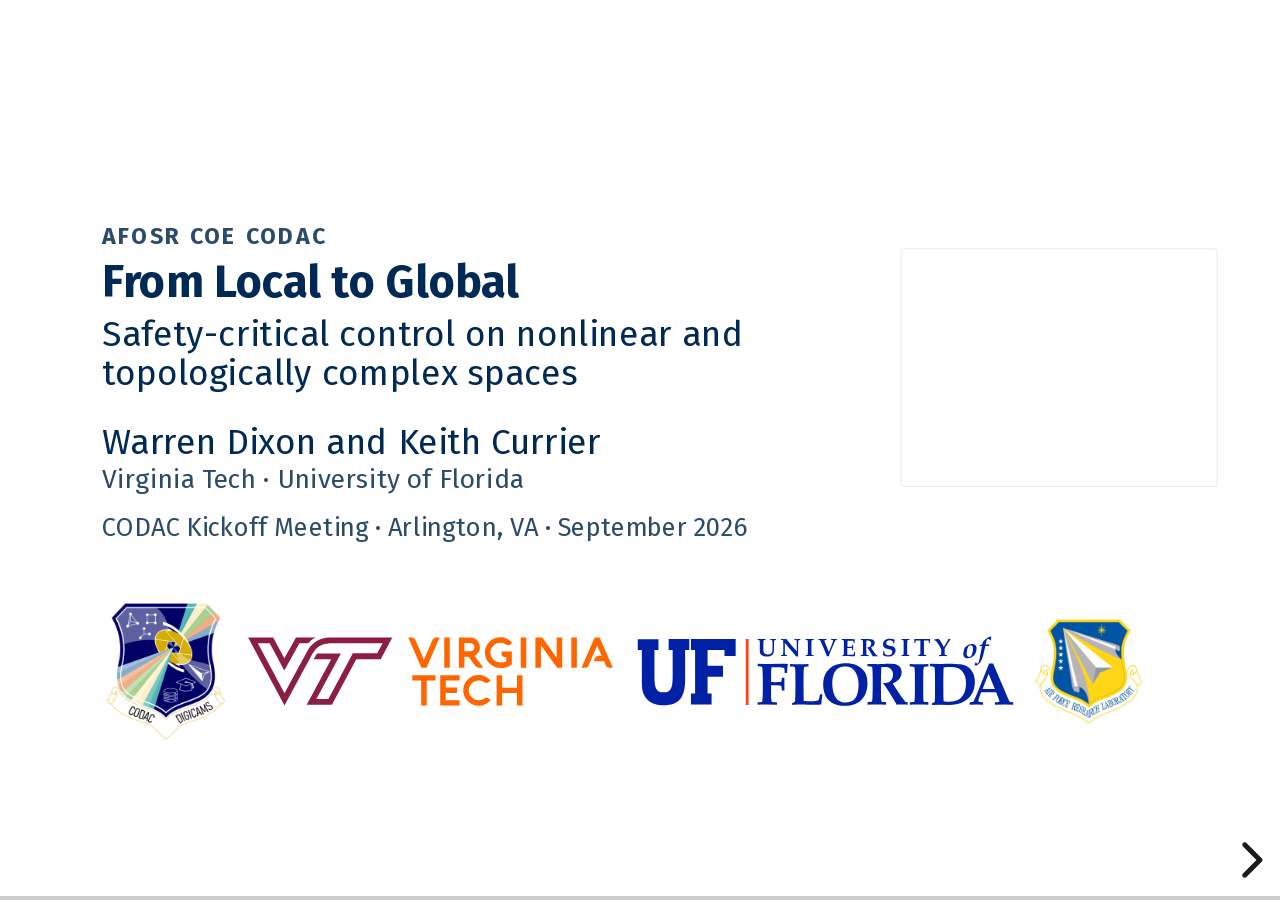
<file: 2026/09/kickoff/dixon-local-to-global-safety/index.html>
<!doctype html>
<html lang="en">
  <head>
    <meta charset="utf-8">
<title>From Local to Global: Safety-Critical Control on Nonlinear and Topologically Complex Spaces — AFOSR COE CODAC</title>

<meta name="author" content="AFOSR COE CODAC">
<meta name="viewport" content="width=device-width, initial-scale=1.0, maximum-scale=1.0, user-scalable=no">

<link rel="stylesheet" href="../../../../reveal-js/dist/reveal.css">
<link rel="stylesheet" href="../../../../vendored/katex-0.16.11/katex.min.css">
<link rel="stylesheet" href="../../../../vendored/fira-sans-2026-09/fira-sans.css">
<link rel="stylesheet" href="../../../../_ds/fairbanks-research-talk-design-system-7193341c-92ad-490d-a789-ef6442329aec/tokens/fonts.css">
<link rel="stylesheet" href="../../../../_ds/fairbanks-research-talk-design-system-7193341c-92ad-490d-a789-ef6442329aec/tokens/colors.css">
<link rel="stylesheet" href="../../../../_ds/fairbanks-research-talk-design-system-7193341c-92ad-490d-a789-ef6442329aec/tokens/typography.css">
<link rel="stylesheet" href="../../../../_ds/fairbanks-research-talk-design-system-7193341c-92ad-490d-a789-ef6442329aec/tokens/spacing.css">
<link rel="stylesheet" href="../../../../_ds/fairbanks-research-talk-design-system-7193341c-92ad-490d-a789-ef6442329aec/tokens/effects.css">
<link rel="stylesheet" href="../../../../_ds/fairbanks-research-talk-design-system-7193341c-92ad-490d-a789-ef6442329aec/styles.css">
<link rel="stylesheet" href="../../../../gatas-talks/talk.css">
<link rel="stylesheet" href="../../../../css/palettes.css">
<link rel="stylesheet" href="../../../../css/site.css">

  </head>
  <body>
    
    <div class="reveal">
      <div class="slides">
<section data-label="1 · Title" data-background-color="#ffffff" class="slide-light">
  <div class="slide-canvas">
    
<div class="title-block">
  <div class="title-kicker">AFOSR COE CODAC</div>
  <div class="title-main">From Local to Global</div>
  <div class="title-sub">Safety-critical control on nonlinear and topologically complex spaces</div>
  <div class="title-speaker">Warren Dixon and Keith Currier</div>
  <div class="title-affiliation">Virginia Tech · University of Florida</div>
  <div class="title-venue">CODAC Kickoff Meeting · Arlington, VA · September 2026</div>
</div>
<div class="title-logos">
  <img src="../../../../assets/brand/codac-digicams-shield.png" alt="CODAC DIGICAMS Shield" style="height:170px">
  <img src="../../../../assets/logos/vt-logo.svg" alt="Virginia Tech" style="height:90px">
  <img src="../../../../assets/logos/uf-logo.svg" alt="University of Florida" style="height:90px">
  <img src="../../../../assets/logos/afosr-logo.png" alt="Air Force Office of Scientific Research" style="height:130px">
</div>
<div class="title-panel bordered" style="top:180px;height:296px">
  <video data-autoplay src="../../../../assets/video/mobius-strip-bundle-animation.mp4" autoplay="autoplay" loop="loop" muted="muted" playsinline="playsinline"></video>
</div>

  </div>
</section>

<section data-label="2 · Why This Matters: Safety on Manifolds" data-background-color="#ffffff" class="slide-light">
  <div class="slide-canvas">
    <h1 class="slide-h1">Why This Matters</h1>
    <div class="slide-body"><div class="text-3xl" style="color:var(--navy);font-weight:700">
  The safety problem changes when the state space is a manifold.</div>

<div class="ds-columns grow" style="grid-template-columns:820px minmax(0, 1fr);column-gap:52px;align-items:stretch;">
<div class="ds-column">
<ul class="text-lg" style="margin:12px 0 0;padding:0 0 0 30px;list-style-type:disc;line-height:1.3;color:var(--navy)">
  <li style="margin-bottom:18px">Control barrier functions (CBFs) certify forward invariance: <strong>once safe, always safe.</strong></li>
  <li style="margin-bottom:18px">Most CBF theory assumes Euclidean coordinates and globally consistent data.</li>
  <li style="margin-bottom:18px">Real systems may evolve on <span class="katex-inline" data-tex="\mathrm{SO}(3)">\(\mathrm{SO}(3)\)</span>, configuration manifolds, or spaces with nontrivial topology.</li>
  <li>Local models are easy to construct, but a single global controller may not exist in one coordinate chart.</li>
</ul>
<div class="card orange side" style="margin-top:auto;margin-bottom:40px">
  <div class="text-2xl"><strong>Need:</strong> an intrinsic local-to-global safety framework.</div>
</div>
</div>
<div class="ds-column" style="gap:30px">
<div class="ds-columns" style="grid-template-columns:minmax(0, 1fr) minmax(0, 1fr);column-gap:20px;align-items:start;">
<div class="ds-column" style="gap:0">
<div style="text-align:right;font-size:34px;line-height:1;color:var(--navy)"><span class="katex-inline" data-tex="\mathbb{T}^2">\(\mathbb{T}^2\)</span></div>
<figure class="ds-figure sized" style="height:210px;"><img src="../../../../assets/figures/torus-surface.png" alt="A torus, the state space of two angles"></figure>
</div>
<div class="ds-column" style="gap:0">
<div style="text-align:center;font-size:34px;line-height:1;color:var(--navy)"><span class="katex-inline" data-tex="\mathrm{SO}(3)">\(\mathrm{SO}(3)\)</span></div>
<figure class="ds-figure sized" style="height:250px;"><img src="../../../../assets/figures/so3-sphere.png" alt="A sphere drawn with meridians, standing for the rotation group SO(3)"></figure>
</div>
</div>
<div style="display:grid;place-items:center;color:var(--navy)">
  <img src="../../../../assets/figures/manifold-surface-patch.png" alt="A curved surface patch, a manifold M" style="grid-area:1/1;height:244px;width:auto">
  <span style="grid-area:1/1;font-size:38px"><span class="katex-inline" data-tex="\mathcal{M}">\(\mathcal{M}\)</span></span>
</div>
</div>
</div>
</div>
    <div class="ds-slide-num">2</div>
  </div>
</section>

<section data-label="3 · The Core Idea: Feedback Laws Agree on Overlaps" data-background-color="#ffffff" class="slide-light">
  <div class="slide-canvas">
    <h1 class="slide-h1">The Core Idea</h1>
    <div class="slide-body"><div class="text-3xl" style="color:var(--navy);font-weight:700">
  Treat feedback laws as local objects that must agree on overlaps.</div>

<div class="ds-columns" style="grid-template-columns:minmax(0, 1fr) 688px;column-gap:52px;align-items:start;margin-top:20px">
<ul class="text-lg" style="margin:14px 0 0;padding:0 0 0 30px;list-style-type:disc;line-height:1.3;color:var(--navy)">
  <li style="margin-bottom:20px">Cover the manifold with local regions / charts.</li>
  <li style="margin-bottom:20px">Design a safe local feedback law in each region.</li>
  <li style="margin-bottom:20px">Require compatibility where regions overlap.</li>
  <li>Glue compatible local laws into a continuous global law.</li>
</ul>

<svg style="display:block;fill:var(--navy)" width="688" height="440" viewBox="0 0 688 440" font-family="var(--font-core)" font-size="22">
  <defs>
    <marker id="core-idea-arrow" viewBox="0 0 10 10" refX="8" refY="5" markerWidth="7" markerHeight="7" orient="auto-start-reverse">
      <path d="M0,0 L10,5 L0,10 z" fill="#C0504D"/>
    </marker>
  </defs>
  <!-- the largest region, then a smaller one inside it, then a smaller one still -->
  <path d="M60,380 C40,330 120,300 230,300 C330,296 440,286 520,300 C600,314 610,370 540,392 C450,420 300,402 200,410 C120,416 75,405 60,380 z" fill="#5B8FD6" stroke-width="2.5" opacity=".9" style="stroke:var(--navy)"/>
  <path d="M150,230 C150,200 210,188 280,192 C350,196 410,206 410,232 C410,258 350,262 290,258 C220,256 150,262 150,230 z" fill="#3F6FB0" stroke-width="2.5" style="stroke:var(--navy)"/>
  <path d="M215,112 C215,96 245,92 270,94 C300,96 318,102 316,114 C314,126 290,128 266,127 C238,126 215,126 215,112 z" fill="#BCD2EE" stroke-width="2.5" style="stroke:var(--navy)"/>
  <!-- each smaller region sits over its place in the larger one -->
  <g stroke-width="1.6" stroke-dasharray="5 5" fill="none" style="stroke:var(--navy)">
    <line x1="215" y1="114" x2="215" y2="228"/><line x1="316" y1="114" x2="316" y2="232"/>
    <line x1="150" y1="232" x2="150" y2="352"/><line x1="410" y1="232" x2="410" y2="352"/>
  </g>
  <path d="M220,234 C220,222 255,218 280,220 C310,222 318,228 316,236 C312,246 285,246 262,246 C236,246 220,244 220,234 z" fill="#BCD2EE" opacity=".7"/>
  <path d="M155,352 C155,334 230,328 290,330 C360,332 408,340 408,354 C408,370 350,372 290,372 C220,372 155,370 155,352 z" fill="#3F6FB0" opacity=".55"/>
  <!-- "subset of": a region includes into the next one down -->
  <path d="M200,108 C150,120 140,170 168,206" fill="none" stroke="#C0504D" stroke-width="4" marker-end="url(#core-idea-arrow)"/>
  <text x="36" y="156">subset of</text>
  <path d="M140,236 C112,252 108,300 124,336" fill="none" stroke="#C0504D" stroke-width="4" marker-end="url(#core-idea-arrow)"/>
  <text x="4" y="294">subset of</text>
  <!-- "should be consistent with": data on a region restricts to the region above it -->
  <text x="330" y="100" font-weight="700">data here</text>
  <text x="422" y="232" font-weight="700">data here</text>
  <text x="400" y="384" font-weight="700" fill="#fff">data here</text>
  <path d="M470,212 C472,160 464,120 448,104" fill="none" stroke="#C0504D" stroke-width="4" marker-end="url(#core-idea-arrow)"/>
  <text x="488" y="150" font-size="20">should be</text><text x="488" y="172" font-size="20">consistent with…</text>
  <path d="M530,360 C560,320 548,270 520,246" fill="none" stroke="#C0504D" stroke-width="4" marker-end="url(#core-idea-arrow)"/>
  <text x="584" y="282" font-size="20">should be</text><text x="584" y="304" font-size="20">consistent</text><text x="584" y="326" font-size="20">with…</text>
</svg>
</div>

<div class="card orange side">
  <div class="text-2xl">Local safety + overlap agreement = global safety.</div>
</div>
</div>
    <div class="ds-cite">[1] M. Agrios. 2022<span class="ds-cite-more"> &middot; diagram after Agrios</span></div>
    <div class="ds-slide-num">3</div>
  </div>
</section>

<section data-label="4 · What the Work Contributes" data-background-color="#ffffff" class="slide-light">
  <div class="slide-canvas">
    <h1 class="slide-h1">What the Work Contributes</h1>
    <div class="slide-body"><div class="text-2xl" style="color:var(--navy);font-weight:700">
  The framework handles topology and points toward broad system classes.</div>
<div class="lede">
  A geometric foundation for composing safety-critical controllers:</div>

<div class="ds-columns" style="grid-template-columns:repeat(3, minmax(0, 1fr));column-gap:36px;align-items:stretch;margin-top:22px">
<div class="card blue roomy" style="min-height:270px">
  <div class="card-head">Intrinsic formulation</div>
  <div class="card-body" style="font-size:var(--text-lg)">Defines CBF constraints on manifolds using vector bundles, not a privileged global coordinate system.</div>
</div>
<div class="card green roomy" style="min-height:270px">
  <div class="card-head">Sheaf structure</div>
  <div class="card-body" style="font-size:var(--text-lg)">Organizes local feedback laws and their restrictions; compatibility is stated precisely on overlaps.</div>
</div>
<div class="card orange roomy" style="min-height:270px">
  <div class="card-head">Global guarantee</div>
  <div class="card-body" style="font-size:var(--text-lg)">Under regularity and compatibility conditions, local safe controllers combine into a continuous global controller.</div>
</div>
</div>

<div class="takeaway-flow" style="font-size:var(--text-2xl)">The contribution is not just another controller: it is a <strong>composition principle</strong> for (safe) control on complex spaces.</div>
</div>
    <div class="ds-slide-num">4</div>
  </div>
</section>

<section data-label="5 · Future Efforts: From Local Geometry to Decision Systems" data-background-color="#ffffff" class="slide-light">
  <div class="slide-canvas">
    <h1 class="slide-h1">Future Efforts</h1>
    <div class="slide-body"><div class="text-2xl" style="color:var(--navy);font-weight:700">
  From local geometric structure to scalable, structure-preserving decision systems.</div>

<div class="ds-columns" style="grid-template-columns:minmax(0, 1fr) 80px minmax(0, 1fr) 80px minmax(0, 1fr);column-gap:5px;align-items:stretch;">
<div class="card blue tight" style="min-height:112px;text-align:center">
  <div class="card-head" style="margin-bottom:4px">Sheaf models</div>
  <div class="text-sm" style="line-height:1.15">Local-to-global state and data</div>
</div>
<div style="align-self:center;text-align:center;font-size:44px;color:var(--orange)">&#10132;</div>
<div class="card orange tight" style="min-height:112px;text-align:center">
  <div class="card-head" style="margin-bottom:4px">Metriplectic dynamics</div>
  <div class="text-sm" style="line-height:1.15">Hamiltonian + dissipative flow</div>
</div>
<div style="align-self:center;text-align:center;font-size:44px;color:var(--orange)">&#10132;</div>
<div class="card grey tight" style="min-height:112px;text-align:center">
  <div class="card-head" style="margin-bottom:4px">ADP / RL / AI</div>
  <div class="text-sm" style="line-height:1.15">Approximate value and policy iteration</div>
</div>
</div>

<div class="ds-columns grow" style="grid-template-columns:repeat(3, minmax(0, 1fr));column-gap:36px;align-items:stretch;">
<div class="card blue soft side roomy">
  <div class="card-head">Mathematical foundations</div>
  <ul class="text-sm" style="margin:8px 0 0 22px;padding:0">
    <li style="margin-bottom:10px">Define sheaf-valued state spaces and morphisms for open, hybrid, and partially observed systems.</li>
    <li style="margin-bottom:10px">Characterize when local metriplectic laws glue to a globally consistent flow.</li>
    <li>Develop cohomological obstructions and invariants for conservation, dissipation, and feasibility.</li>
  </ul>
</div>
<div class="card orange soft side roomy">
  <div class="card-head">Structure-preserving numerics</div>
  <ul class="text-sm" style="margin:8px 0 0 22px;padding:0">
    <li style="margin-bottom:10px">Construct discretizations that preserve Poisson structure, Casimirs, and entropy production.</li>
    <li style="margin-bottom:10px">Use sheaf consistency checks to detect incompatible measurements or learned local models.</li>
    <li>Quantify error propagation from local sections to global trajectories and value functions.</li>
  </ul>
</div>
<div class="card grey soft side roomy">
  <div class="card-head">Learning and control</div>
  <ul class="text-sm" style="margin:8px 0 0 22px;padding:0">
    <li style="margin-bottom:10px">Embed geometric constraints directly into value and policy approximation.</li>
    <li style="margin-bottom:10px">Scale ADP across decomposable networks using local critics and message passing.</li>
    <li>Establish stability, safety, and regret guarantees under approximation and model mismatch.</li>
  </ul>
</div>
</div>
</div>
    <div class="ds-slide-num">5</div>
  </div>
</section>


</div>
      

    </div><script src="../../../../reveal-js/dist/reveal.js"></script>
<script src="../../../../reveal-js/plugin/notes/notes.js"></script>
<script src="../../../../reveal-js/plugin/highlight/highlight.js"></script>
<script src="../../../../vendored/katex-0.16.11/katex.min.js"></script>
<script src="../../../../gatas-talks/talk.js"></script>

    
    
  </body>
</html>
</file>
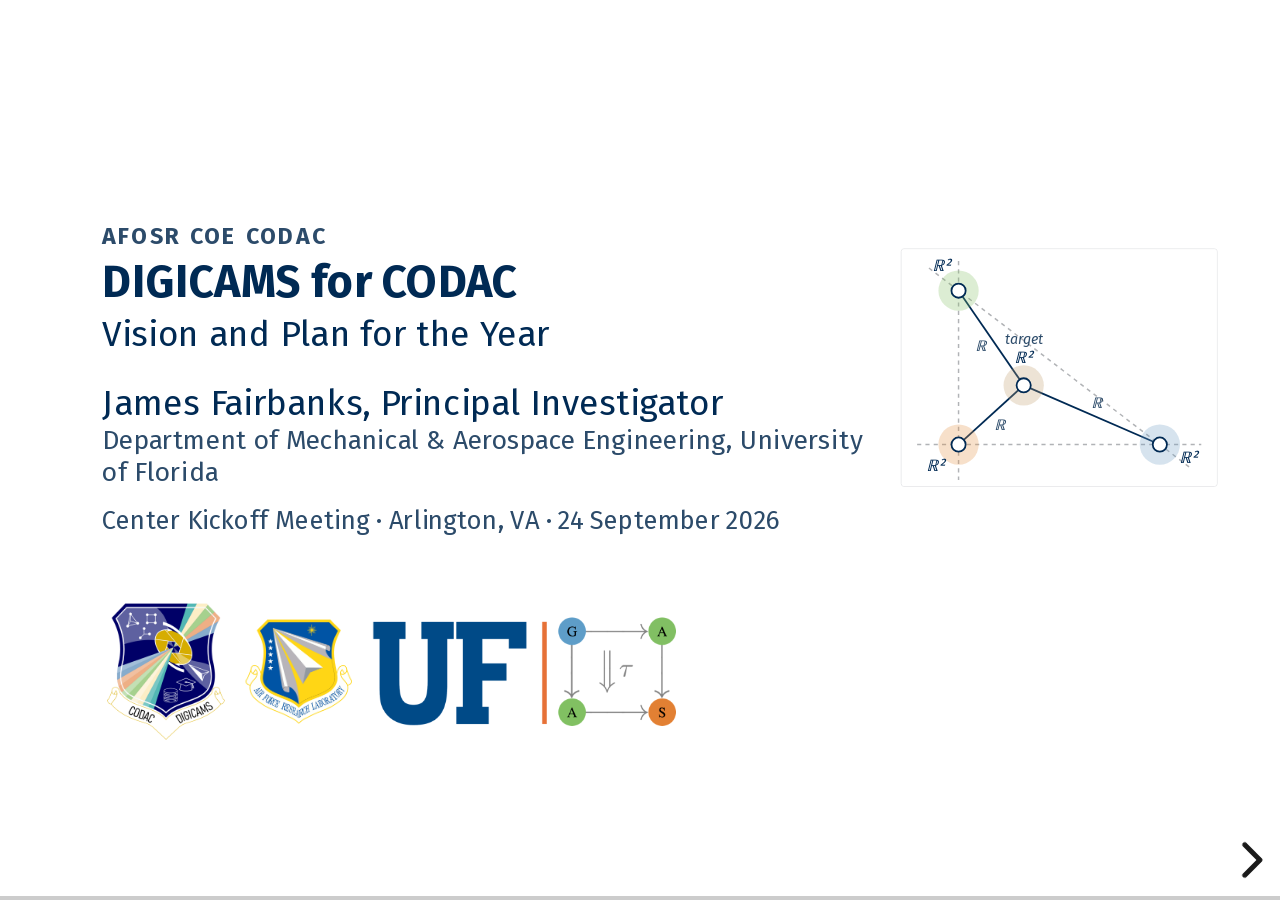
<file: 2026/09/kickoff/fairbanks-digicams-vision/index.html>
<!doctype html>
<html lang="en">
  <head>
    <meta charset="utf-8">
<title>DIGICAMS for CODAC: Vision and Plan for the Year — AFOSR COE CODAC</title>

<meta name="author" content="AFOSR COE CODAC">
<meta name="viewport" content="width=device-width, initial-scale=1.0, maximum-scale=1.0, user-scalable=no">

<link rel="stylesheet" href="../../../../reveal-js/dist/reveal.css">
<link rel="stylesheet" href="../../../../vendored/katex-0.16.11/katex.min.css">
<link rel="stylesheet" href="../../../../vendored/fira-sans-2026-09/fira-sans.css">
<link rel="stylesheet" href="../../../../_ds/fairbanks-research-talk-design-system-7193341c-92ad-490d-a789-ef6442329aec/tokens/fonts.css">
<link rel="stylesheet" href="../../../../_ds/fairbanks-research-talk-design-system-7193341c-92ad-490d-a789-ef6442329aec/tokens/colors.css">
<link rel="stylesheet" href="../../../../_ds/fairbanks-research-talk-design-system-7193341c-92ad-490d-a789-ef6442329aec/tokens/typography.css">
<link rel="stylesheet" href="../../../../_ds/fairbanks-research-talk-design-system-7193341c-92ad-490d-a789-ef6442329aec/tokens/spacing.css">
<link rel="stylesheet" href="../../../../_ds/fairbanks-research-talk-design-system-7193341c-92ad-490d-a789-ef6442329aec/tokens/effects.css">
<link rel="stylesheet" href="../../../../_ds/fairbanks-research-talk-design-system-7193341c-92ad-490d-a789-ef6442329aec/styles.css">
<link rel="stylesheet" href="../../../../gatas-talks/talk.css">
<link rel="stylesheet" href="../../../../css/palettes.css">
<link rel="stylesheet" href="../../../../css/site.css">

  </head>
  <body>
    
    <div class="reveal">
      <div class="slides">
<section data-label="1 · Title" data-background-color="#ffffff" class="slide-light">
  <div class="slide-canvas">
    
<div class="title-block">
  <div class="title-kicker">AFOSR COE CODAC</div>
  <div class="title-main">DIGICAMS for CODAC</div>
  <div class="title-sub">Vision and Plan for the Year</div>
  <div class="title-speaker">James Fairbanks, Principal Investigator</div>
  <div class="title-affiliation">Department of Mechanical &amp; Aerospace Engineering, University of Florida</div>
  <div class="title-venue">Center Kickoff Meeting · Arlington, VA · 24 September 2026</div>
</div>
<div class="title-logos">
  <img src="../../../../assets/brand/codac-digicams-shield.png" alt="CODAC DIGICAMS Shield" style="height:170px">
  <img src="../../../../assets/logos/afosr-logo.png" alt="Air Force Office of Scientific Research" style="height:130px">
  <img src="../../../../assets/brand/gatas-lockup.png" alt="UF · GATAS Lab" style="height:136px">
</div>
<div class="title-panel bordered" style="top:180px;height:296px"><svg viewBox="0 0 520 400" role="img" aria-label="Three agents, each confined to a dashed line in the plane, joined by edges to a target inside the triangle the lines form" style="width:100%;height:100%;display:block;background:#fff">
    <g stroke="#B1B3B6" stroke-width="2.5" stroke-dasharray="7 7">
      <line x1="20" y1="330" x2="500" y2="330"></line>
      <line x1="90" y1="20" x2="90" y2="390"></line>
      <line x1="40" y1="31.8" x2="480" y2="368.2"></line>
    </g>
    <g stroke="#002A54" stroke-width="3">
      <line x1="200" y1="230" x2="430" y2="330"></line>
      <line x1="200" y1="230" x2="90" y2="330"></line>
      <line x1="200" y1="230" x2="90" y2="70"></line>
    </g>
    <circle cx="430" cy="330" r="34" fill="rgb(108 154 195 / .28)"></circle>
    <circle cx="90" cy="330" r="34" fill="rgb(226 143 65 / .28)"></circle>
    <circle cx="90" cy="70" r="34" fill="rgb(128 190 99 / .28)"></circle>
    <circle cx="200" cy="230" r="34" fill="rgb(190 155 105 / .28)"></circle>
    <g fill="#fff" stroke="#002A54" stroke-width="3">
      <circle cx="430" cy="330" r="12"></circle>
      <circle cx="90" cy="330" r="12"></circle>
      <circle cx="90" cy="70" r="12"></circle>
      <circle cx="200" cy="230" r="12"></circle>
    </g>
    <g fill="#002A54" font-size="28" font-style="italic" text-anchor="middle"
      font-family="var(--font-math)"><text x="477.7" y="360.7">ℝ²</text><text x="51.5"
        y="375.0">ℝ²</text><text x="60.5" y="37.1">ℝ²</text><text x="200" y="192">ℝ²</text></g>
    <g fill="#2C4B6A" font-size="26" font-style="italic" text-anchor="middle"
      font-family="var(--font-math)"><text x="323.8" y="268.8">ℝ</text><text x="159.8"
        y="305.3">ℝ</text><text x="126.9" y="171.5">ℝ</text></g><text x="200" y="160" text-anchor="middle"
      font-family="var(--font-core)" font-style="italic" font-size="24"
      fill="#2C4B6A">target</text>
  </svg>

</div>
<div class="title-panel" style="top:500px;height:284px">
  <video data-autoplay src="../../../../assets/video/robotarium.mp4#t=22" autoplay="autoplay" loop="loop" muted="muted" playsinline="playsinline" onloadedmetadata="this.currentTime=22"></video>
</div>

  </div>
</section>

<section data-label="2 · The Program at a Glance" data-background-color="#ffffff" class="slide-light">
  <div class="slide-canvas">
    <h1 class="slide-h1">The Program at a Glance</h1>
    <div class="slide-body"><figure class="ds-figure sized" style="height:560px;margin-top:2px"><img src="../../../../assets/figures/digicams-for-codac.png" alt="DIGICAMS for CODAC research thrusts, outcomes, workforce, and partners"></figure>
<div class="takeaway-flow" style="font-size:var(--text-xl)">
  <b>D</b>esigning <b>I</b>ntegrated, <b>G</b>eneric, and <b>I</b>nteroperable <b>C</b>ompositional
  <b>A</b>nalyses of <b>M</b>odern <b>S</b>ystems. Five research thrusts. Awarded by AFOSR on 19 May 2025.</div>
</div>
    <div class="ds-slide-num">2</div>
  </div>
  <aside class="notes">Research thrusts on the left, outcomes on the right. Partners: UF, Georgia Tech, Duke and the Topos Institute. Workforce development for the Air Force is part of the mission.
</aside>
</section>

<section data-label="3 · Optimal Parts, Suboptimal Whole" data-background-color="#ffffff" class="slide-light">
  <div class="slide-canvas">
    <h1 class="slide-h1">Optimal Parts, Suboptimal Whole</h1>
    <div class="slide-body"><div class="ds-columns" style="grid-template-columns:minmax(0, 800fr) minmax(0, 598fr);column-gap:42px;align-items:start;">
<div class="ds-column">
<div class="text-xl" style="margin-top:6px;text-wrap:pretty">
  A heterogeneous flock is sent to reach a stranded vehicle and observe its surroundings. Before
  launch it must decide:</div>
<svg viewBox="0 0 800 420" width="800" height="420" role="img"
  aria-label="Four coupled decisions: fleet size constrains routes and communication; routes constrain communication; communication delays constrain adaptation"
  style="display:block;font-family:var(--font-core);overflow:visible">
  <defs><marker id="arr3" viewBox="0 0 10 10" refX="9" refY="5" markerWidth="9" markerHeight="9" orient="auto-start-reverse">
    <path d="M0,0 L10,5 L0,10 z" fill="#2C4B6A"/></marker></defs>
  <g stroke="#2C4B6A" stroke-width="3" fill="none" marker-end="url(#arr3)">
    <line x1="304" y1="59" x2="494" y2="59"/>
    <line x1="150" y1="122" x2="150" y2="294"/>
    <line x1="560" y1="122" x2="262" y2="294"/>
    <line x1="304" y1="359" x2="494" y2="359"/>
  </g>
  <g font-size="23" font-style="italic" fill="#2C4B6A" paint-order="stroke" stroke="#fff" stroke-width="6" stroke-linejoin="round">
    <text x="400" y="46" text-anchor="middle">fleet size</text>
    <text x="162" y="214">fleet size</text>
    <text x="430" y="206" text-anchor="middle">routes</text>
    <text x="400" y="346" text-anchor="middle">delays</text>
  </g>
  <rect x="0" y="0" width="300" height="118" rx="12" fill="#EFF6EB" stroke="#5E9E42" stroke-width="2"/><rect x="0" y="0" width="8" height="118" rx="4" fill="#5E9E42"/><text x="24" y="44" font-size="27" font-weight="700" fill="#002A54">How many drones</text><text x="24" y="76" font-size="23" fill="#2C4B6A">discrete optimization</text><rect x="500" y="0" width="300" height="118" rx="12" fill="#EFF6EB" stroke="#5E9E42" stroke-width="2"/><rect x="500" y="0" width="8" height="118" rx="4" fill="#5E9E42"/><text x="524" y="44" font-size="27" font-weight="700" fill="#002A54">Which routes</text><text x="524" y="76" font-size="23" fill="#2C4B6A">continuous optimization</text><rect x="0" y="300" width="300" height="118" rx="12" fill="#EDF2F8" stroke="#4F7FAE" stroke-width="2"/><rect x="0" y="300" width="8" height="118" rx="4" fill="#4F7FAE"/><text x="24" y="344" font-size="27" font-weight="700" fill="#002A54">Who talks to whom</text><text x="24" y="376" font-size="23" fill="#2C4B6A">communication pattern</text><rect x="500" y="300" width="300" height="118" rx="12" fill="#F6F1EA" stroke="#A5824F" stroke-width="2"/><rect x="500" y="300" width="8" height="118" rx="4" fill="#A5824F"/><text x="524" y="344" font-size="27" font-weight="700" fill="#002A54">How to adapt</text><text x="524" y="374" font-size="23" fill="#2C4B6A">weather, interlopers,</text><text x="524" y="401" font-size="23" fill="#2C4B6A">unmodeled effects</text>
</svg>
</div>
<figure style="margin:6px 0 0">
  <img src="../../../../assets/figures/multidomain-autonomy.png"
    alt="Drones, surface vessels and submarines in three layers, joined by communication links"
    style="width:100%;height:458px;object-fit:contain;display:block">
  <figcaption class="text-sm slate" style="margin-top:10px;text-align:center;font-style:italic">
    Agents differ in dynamics, sensing, communication and computation.</figcaption>
</figure>
</div>
<div class="takeaway-flow" style="font-size:var(--text-xl)">
  Each decision limits the others. Analyzed apart, optimal subsystems compose into a suboptimal
  whole, and stable ones into an unstable one.</div>
</div>
    <div class="ds-slide-num">3</div>
  </div>
  <aside class="notes">This is the motivating scenario from the center's research plan. It couples discrete and continuous optimization, planning and control, and robustness to both uncertain conditions and uncertain communication. For example, dispatching another drone changes the communication delays, which affects stability of the whole flock. Current methods analyze these decisions separately.
</aside>
</section>

<section data-label="4 · One Foundation for Optimization, Dynamics, and Control" data-background-color="#ffffff" class="slide-light">
  <div class="slide-canvas">
    <h1 class="slide-h1 long">One Foundation for Optimization, Dynamics, and Control</h1>
    <div class="slide-body"><div class="text-xl" style="margin-top:12px;text-wrap:pretty">
  The vision: the properties engineers prove about parts survive in the systems they are built into.</div>
<svg viewBox="0 0 1440 330" width="1440" height="330" role="img"
  aria-label="Flow: an engineering problem is modeled in a category of systems, a functor maps it to a solver built from the solvers for its parts, and the answer is translated back into matrices, optimization problems and control laws"
  style="display:block;margin-top:74px;font-family:var(--font-core);overflow:visible">
  <defs><marker id="arr4" viewBox="0 0 10 10" refX="9" refY="5" markerWidth="8" markerHeight="8" orient="auto-start-reverse">
    <path d="M0,0 L10,5 L0,10 z" fill="#2C4B6A"/></marker></defs>
  <rect x="0" y="0" width="300" height="186" rx="14" fill="#EDF2F8" stroke="#4F7FAE" stroke-width="2.5"/><rect x="0" y="0" width="300" height="8" rx="4" fill="#4F7FAE"/><text x="24" y="54" font-size="28" font-weight="700" fill="#002A54">Engineering problem</text><text x="24" y="98" font-size="25" fill="#2C4B6A">optimization,</text><text x="24" y="128" font-size="25" fill="#2C4B6A">dynamics, control</text>
  <rect x="380" y="0" width="300" height="186" rx="14" fill="#EDF2F8" stroke="#4F7FAE" stroke-width="2.5"/><rect x="380" y="0" width="300" height="8" rx="4" fill="#4F7FAE"/><text x="404" y="54" font-size="28" font-weight="700" fill="#002A54">Category of systems</text><text x="404" y="98" font-size="25" fill="#2C4B6A">problems are objects,</text><text x="404" y="128" font-size="25" fill="#2C4B6A">interconnections are</text><text x="404" y="158" font-size="25" fill="#2C4B6A">morphisms</text>
  <rect x="760" y="0" width="300" height="186" rx="14" fill="#FBF1E7" stroke="#D9782A" stroke-width="2.5"/><rect x="760" y="0" width="300" height="8" rx="4" fill="#D9782A"/><text x="784" y="54" font-size="28" font-weight="700" fill="#002A54">Functor to a solver</text><text x="784" y="98" font-size="25" fill="#2C4B6A">the whole's solver is</text><text x="784" y="128" font-size="25" fill="#2C4B6A">built from its parts'</text>
  <rect x="1140" y="0" width="300" height="186" rx="14" fill="#EFF6EB" stroke="#5E9E42" stroke-width="2.5"/><rect x="1140" y="0" width="300" height="8" rx="4" fill="#5E9E42"/><text x="1164" y="54" font-size="28" font-weight="700" fill="#002A54">Engineering answer</text><text x="1164" y="98" font-size="25" fill="#2C4B6A">matrices, optimization</text><text x="1164" y="128" font-size="25" fill="#2C4B6A">problems, control laws</text>
  <g stroke="#2C4B6A" stroke-width="3" fill="none" marker-end="url(#arr4)">
    <line x1="304" y1="93" x2="374" y2="93"/><line x1="684" y1="93" x2="754" y2="93"/><line x1="1064" y1="93" x2="1134" y2="93"/>
  </g>
  <g font-size="23" font-weight="700" fill="#2C4B6A" text-anchor="middle" paint-order="stroke" stroke="#fff" stroke-width="6" stroke-linejoin="round">
    <text x="340" y="-12">1 &middot; model</text><text x="720" y="-12">2 &middot; solve</text><text x="1100" y="-12">3 &middot; translate back</text>
  </g>
  <g fill="none" stroke-width="3">
    <path d="M10,212 v14 h280 v-14" stroke="#5E9E42"/><path d="M1150,212 v14 h280 v-14" stroke="#5E9E42"/>
    <path d="M390,212 v14 h660 v-14" stroke="#D9782A"/>
  </g>
  <g font-size="25" font-style="italic" text-anchor="middle">
    <text x="150" y="264" fill="#5E9E42">engineering in</text><text x="1290" y="264" fill="#5E9E42">engineering out</text>
    <text x="720" y="264" fill="#B35C12">category theory stays inside the tools</text>
  </g>
</svg>
<div class="takeaway-flow" style="font-size:var(--text-xl)">
  Prior work modeled engineering problems in category theory and left the solutions there. We translate solutions back into the engineering formalisms they came from.</div>
</div>
    <div class="ds-slide-num">4</div>
  </div>
  <aside class="notes">This is how the center differs from earlier applied category theory work. Step 3 applies to every thrust: results should be usable by engineers who do not know category theory.
</aside>
</section>

<section data-label="5 · Sheaves Are the Common Language" data-background-color="#ffffff" class="slide-light">
  <div class="slide-canvas">
    <h1 class="slide-h1">Sheaves Are the Common Language</h1>
    <div class="slide-body"><div class="ds-columns grow" style="grid-template-columns:minmax(0, 830fr) minmax(0, 570fr);column-gap:40px;align-items:stretch;">
<div class="ds-column">
<div class="text-lg" style="margin-top:4px;text-wrap:pretty">
  Problems and solutions are both sheaves: <b>continuous</b> ones over a space carry the theory,
  <b>combinatorial</b> ones over a finite structure carry the computation.</div>
<div class="text-md" style="margin-top:30px;display:grid;grid-template-columns:120px 1fr;gap:10px 18px;align-items:center">
  <div class="card t1" style="padding:10px 0;text-align:center;font-size:var(--text-lg)"><span class="katex-inline" data-tex="\mathbf{Vect}">\(\mathbf{Vect}\)</span></div>
  <div>Numerical computing: optimization, dynamics and control as linear algebra</div>
  <div class="card t2" style="padding:10px 0;text-align:center;font-size:var(--text-lg)"><span class="katex-inline" data-tex="\mathbf{Met}">\(\mathbf{Met}\)</span></div>
  <div>Contractive processes: stable dynamics, convergent optimization</div>
  <div class="card t3" style="padding:10px 0;text-align:center;font-size:var(--text-lg)"><span class="katex-inline" data-tex="\mathbf{Sup}">\(\mathbf{Sup}\)</span></div>
  <div>Optimal decisions over discrete or nondeterministic search spaces</div>
  <div class="card t4" style="padding:10px 0;text-align:center;font-size:var(--text-lg)"><span class="katex-inline" data-tex="\mathbf{Set}">\(\mathbf{Set}\)</span></div>
  <div>Feasibility: find or enumerate solutions by dynamic programming</div>
</div>
<div class="text-md slate" style="margin-top:auto;margin-bottom:92px">
  Ordered from most structure to least. Most of our current work uses the first row.</div>
</div>
<figure class="ds-figure sized" style="height:686px;"><img src="../../../../assets/figures/master-sheaf.jpg" alt="Sheaves over grids, fluid flows, multi-domain fleets, vector fields, cellular sheaves, and graph colorings, each with overlapping open sets"></figure>
</div>
</div>
    <div class="ds-cite">[2] J. Hansen and R. Ghrist. <i>Journal of Applied and Computational Topology,</i> 3(4):315–358, 2019</div>
    <div class="ds-slide-num">5</div>
  </div>
  <aside class="notes">Thrust 1 develops this and the other four thrusts use it. Most of our published coordination and optimization work uses vector-space sheaves. Several plan items, including categories of sheaves, open sheaves and quantale-enriched profunctors, extend it to the other rows.
</aside>
</section>

<section data-label="6 · Where the Teams Meet" data-background-color="#ffffff" class="slide-light">
  <div class="slide-canvas">
    <h1 class="slide-h1">Where the Teams Meet</h1>
    <div class="slide-body"><svg viewBox="0 0 1440 710" width="1440" height="710" role="img"
  aria-label="Undirected wiring diagram of the center: UF, Georgia Tech, Virginia Tech, Duke and the Topos Institute inside the center boundary; AFRL and MIT outside it, joined through ports on the boundary. Solid wires for completed joint work, dashed for work planned this year"
  style="display:block;margin-top:-4px;font-family:var(--font-core);overflow:visible">
  <rect x="10" y="34" width="1080" height="636" rx="22" fill="#F4F7FA" stroke="#002A54" stroke-width="3"/>
  <text x="32" y="22" font-size="21" font-weight="700" letter-spacing="2" fill="#2C4B6A">DIGICAMS</text>
  <g><line x1="165" y1="105" x2="250" y2="350" stroke="#2C4B6A" stroke-width="4"/><line x1="250" y1="350" x2="830" y2="315" stroke="#2C4B6A" stroke-width="4"/><line x1="250" y1="350" x2="250" y2="585" stroke="#2C4B6A" stroke-width="4"/><line x1="165" y1="105" x2="780" y2="273" stroke="#E28F41" stroke-width="4" stroke-dasharray="12 9"/><line x1="830" y1="315" x2="870" y2="105" stroke="#E28F41" stroke-width="4" stroke-dasharray="12 9"/><line x1="830" y1="315" x2="1090" y2="110" stroke="#2C4B6A" stroke-width="4"/><line x1="830" y1="315" x2="1090" y2="505" stroke="#2C4B6A" stroke-width="4"/><line x1="250" y1="350" x2="1090" y2="505" stroke="#2C4B6A" stroke-width="4"/><line x1="250" y1="585" x2="1090" y2="505" stroke="#E28F41" stroke-width="4" stroke-dasharray="12 9"/><line x1="1090" y1="110" x2="1290" y2="110" stroke="#2C4B6A" stroke-width="4"/><line x1="1090" y1="505" x2="1290" y2="505" stroke="#2C4B6A" stroke-width="4"/></g>
  <g font-size="21" paint-order="stroke" stroke="#fff" stroke-width="7" stroke-linejoin="round"><text x="240" y="240" text-anchor="start" fill="#2C4B6A">barrier functions [4, 7]</text><text x="240" y="262" text-anchor="start" fill="#2C4B6A">temporal sheaves [12]</text><text x="240" y="284" text-anchor="start" fill="#2C4B6A">metriplectic, Q3 2027</text><text x="578" y="276" text-anchor="middle" fill="#2C4B6A">coordination sheaves [1, 3]</text><text x="578" y="298" text-anchor="middle" fill="#2C4B6A">MSCS [9] · Joana at GT</text><text x="578" y="320" text-anchor="middle" fill="#2C4B6A">temporal sheaves, ECC 2027</text><text x="470" y="150" text-anchor="middle" fill="#B35C12">sheaf Lyapunov methods</text><text x="822" y="200" text-anchor="end" fill="#B35C12">games on</text><text x="822" y="222" text-anchor="end" fill="#B35C12">coordination sheaves</text><text x="958" y="258" text-anchor="start" fill="#2C4B6A">co-design [6]</text><text x="1080" y="382" text-anchor="end" fill="#2C4B6A">co-design [6]</text><text x="1080" y="404" text-anchor="end" fill="#2C4B6A">Hans at AFRL/RF</text><text x="640" y="468" text-anchor="middle" fill="#2C4B6A">MSCS [9]</text><text x="236" y="492" text-anchor="end" fill="#2C4B6A">MSCS [9]</text><text x="236" y="514" text-anchor="end" fill="#2C4B6A">CatColab sheaves</text><text x="700" y="592" text-anchor="middle" fill="#B35C12">workflow search, June 2027</text></g>
  <g><rect x="40" y="63" width="250" height="84" rx="14" fill="#fff" stroke="#002A54" stroke-width="3"/><image href="../../../../assets/logos/vt-logo.svg" x="54.0" y="83.3" width="222.0" height="43.3" preserveAspectRatio="xMidYMid meet"><title>Virginia Tech</title></image><text x="175" y="173" text-anchor="end" font-size="20" fill="#2C4B6A" paint-order="stroke" stroke="#fff" stroke-width="6" stroke-linejoin="round">Dixon</text><rect x="775" y="57" width="190" height="96" rx="14" fill="#fff" stroke="#002A54" stroke-width="3"/><image href="../../../../assets/logos/duke-logo.svg" x="792.2" y="71.0" width="155.6" height="68.0" preserveAspectRatio="xMidYMid meet"><title>Duke</title></image><text x="882" y="179" text-anchor="start" font-size="20" fill="#2C4B6A" paint-order="stroke" stroke="#fff" stroke-width="6" stroke-linejoin="round">Pajic, Wang</text><rect x="710" y="273" width="240" height="84" rx="14" fill="#fff" stroke="#002A54" stroke-width="3"/><image href="../../../../assets/logos/gatech-logo.png" x="724.0" y="296.7" width="212.0" height="36.6" preserveAspectRatio="xMidYMid meet"><title>Georgia Tech</title></image><text x="830" y="383" text-anchor="middle" font-size="20" fill="#2C4B6A" paint-order="stroke" stroke="#fff" stroke-width="6" stroke-linejoin="round">Hale, Riess</text><rect x="125" y="308" width="250" height="84" rx="14" fill="#fff" stroke="#002A54" stroke-width="3"/><image href="../../../../assets/logos/uf-logo.svg" x="139.0" y="328.9" width="222.0" height="42.1" preserveAspectRatio="xMidYMid meet"><title>University of Florida</title></image><text x="262" y="418" text-anchor="start" font-size="20" fill="#2C4B6A" paint-order="stroke" stroke="#fff" stroke-width="6" stroke-linejoin="round">Fairbanks, Leal,</text><text x="262" y="439" text-anchor="start" font-size="20" fill="#2C4B6A" paint-order="stroke" stroke="#fff" stroke-width="6" stroke-linejoin="round">Samuelson and students</text><rect x="140" y="540" width="220" height="90" rx="14" fill="#fff" stroke="#002A54" stroke-width="3"/><image href="../../../../assets/logos/topos-logo.png" x="163.5" y="554.0" width="173.0" height="62.0" preserveAspectRatio="xMidYMid meet"><title>Topos Institute</title></image><text x="250" y="656" text-anchor="middle" font-size="20" fill="#2C4B6A" paint-order="stroke" stroke="#fff" stroke-width="6" stroke-linejoin="round">Brown, Spivak, Patterson</text><rect x="1215" y="65" width="150" height="90" rx="14" fill="#fff" stroke="#002A54" stroke-width="3"/><image href="../../../../assets/logos/mit-logo.svg" x="1234.9" y="79.0" width="110.1" height="62.0" preserveAspectRatio="xMidYMid meet"><title>MIT</title></image><text x="1290" y="181" text-anchor="middle" font-size="20" fill="#2C4B6A" paint-order="stroke" stroke="#fff" stroke-width="6" stroke-linejoin="round">Zardini</text><rect x="1228" y="443" width="124" height="124" rx="14" fill="#fff" stroke="#002A54" stroke-width="3"/><image href="../../../../assets/logos/afrl-emblem.svg" x="1242.0" y="457.0" width="96.0" height="96.0" preserveAspectRatio="xMidYMid meet"><title>AFRL</title></image><text x="1290" y="593" text-anchor="middle" font-size="20" fill="#2C4B6A" paint-order="stroke" stroke="#fff" stroke-width="6" stroke-linejoin="round">Klawonn</text><circle cx="1090" cy="110" r="10" fill="#002A54" stroke="#fff" stroke-width="3"/><circle cx="1090" cy="505" r="10" fill="#002A54" stroke="#fff" stroke-width="3"/></g>
  <g font-size="21" fill="#2C4B6A"><line x1="1130" y1="618" x2="1180" y2="618" stroke="#2C4B6A" stroke-width="4"/><text x="1190" y="625">joint work so far</text><line x1="1130" y1="650" x2="1180" y2="650" stroke="#E28F41" stroke-width="4" stroke-dasharray="12 9"/><text x="1190" y="657">planned</text><circle cx="1155" cy="682" r="9" fill="#002A54"/><text x="1190" y="689">port, outside DIGICAMS</text></g>
</svg>
</div>
    <div class="ds-slide-num">6</div>
  </div>
  <aside class="notes">Joint work so far, and the topics that appear in more than one team's plan. The box is DIGICAMS; AFRL and MIT are outside the contract, so they attach through ports on its boundary. Solid edges are joint work already done; dashed edges are planned this year. Open question: repeat the student exchange and the AFRL residency next summer.
</aside>
</section>

<section data-label="7 · The Team" data-background-color="#ffffff" class="slide-light">
  <div class="slide-canvas">
    <h1 class="slide-h1">The Team</h1>
    <div class="slide-body" style="gap:16px"><div class="eyebrow">Investigators and thrust leads</div>
<div class="people-row">
  <div class="person"><img src="../../../../assets/photos/james-fairbanks.jpg" alt="James Fairbanks" style="width:128px;height:128px">
    <div class="nm">James Fairbanks</div><div class="af">UF &middot; Principal Investigator</div>
    <div class="chips"><span class="chip t1">T1</span><span class="chip t2">T2</span><span class="chip t5">T5</span></div></div>
  <div class="person"><img src="../../../../assets/photos/matthew-hale.jpg" alt="Matthew Hale" style="width:128px;height:128px">
    <div class="nm">Matthew Hale</div><div class="af">Georgia Tech</div>
    <div class="chips"><span class="chip t2">T2</span><span class="chip t3">T3</span><span class="chip t4">T4</span></div></div>
  <div class="person"><img src="../../../../assets/photos/warren-dixon.jpg" alt="Warren Dixon" style="width:128px;height:128px">
    <div class="nm">Warren Dixon</div><div class="af">Virginia Tech</div>
    <div class="chips"><span class="chip t2">T2</span><span class="chip t3">T3</span></div></div>
  <div class="person"><img src="../../../../assets/photos/miroslav-pajic.jpg" alt="Miroslav Pajic" style="width:128px;height:128px">
    <div class="nm">Miroslav Pajic</div><div class="af">Duke</div>
    <div class="chips"><span class="chip t3">T3</span><span class="chip t4">T4</span></div></div>
  <div class="person"><img src="../../../../assets/photos/kristopher-brown.jpg" alt="Kristopher Brown" style="width:128px;height:128px">
    <div class="nm">Kristopher Brown</div><div class="af">Topos Institute</div>
    <div class="chips"><span class="chip t5">T5</span></div></div>
  <div class="person"><img src="../../../../assets/photos/david-spivak.jpg" alt="David Spivak" style="width:128px;height:128px">
    <div class="nm">David Spivak</div><div class="af">Topos Institute</div>
    <div class="chips"><span class="chip t1">T1</span><span class="chip t4">T4</span></div></div>
  <div class="person"><img src="../../../../assets/photos/hans-riess.jpg" alt="Hans Riess" style="width:128px;height:128px">
    <div class="nm">Hans Riess</div><div class="af">Georgia Tech</div>
    <div class="chips"><span class="chip t1">T1</span></div></div>
</div>

<div class="eyebrow" style="margin-top:36px">Research scientists and students</div>
<div class="people-row" style="grid-template-columns:repeat(8,1fr)">
  <div class="person"><img src="../../../../assets/photos/wilmer-leal.jpg" alt="Wilmer Leal" style="width:96px;height:96px">
    <div class="nm" style="font-size:var(--text-xs)">Wilmer Leal</div><div class="af">UF &middot; Research Scientist</div></div>
  <div class="person"><img src="../../../../assets/photos/richard-samuelson.jpg" alt="Richard Samuelson" style="width:96px;height:96px">
    <div class="nm" style="font-size:var(--text-xs)">Richard Samuelson</div><div class="af">UF &middot; Research Scientist</div></div>
  <div class="person"><img src="../../../../assets/photos/joana-bou-barcelo.jpg" alt="Joana Bou Barcelo" style="width:96px;height:96px">
    <div class="nm" style="font-size:var(--text-xs)">Joana Bou Barcelo</div><div class="af">UF &middot; PhD student</div></div>
  <div class="person"><img src="../../../../assets/photos/itay-kadosh.jpg" alt="Itay Kadosh" style="width:96px;height:96px">
    <div class="nm" style="font-size:var(--text-xs)">Itay Kadosh</div><div class="af">UF &middot; PhD student</div></div>
  <div class="person"><img src="../../../../assets/photos/george-rauta.jpg" alt="George Rauta" style="width:96px;height:96px">
    <div class="nm" style="font-size:var(--text-xs)">George Rauta</div><div class="af">UF &middot; PhD student</div></div>
  <div class="person"><img src="../../../../assets/photos/keith-currier.jpg" alt="Keith Currier" style="width:96px;height:96px">
    <div class="nm" style="font-size:var(--text-xs)">Keith Currier</div><div class="af">UF &middot; PhD student</div></div>
  <div class="person"><img src="../../../../assets/photos/brandon-fallin.jpg" alt="Brandon Fallin" style="width:96px;height:96px">
    <div class="nm" style="font-size:var(--text-xs)">Brandon Fallin</div><div class="af">UF &middot; PhD student</div></div>
  <div class="person"><img src="../../../../assets/photos/jack-wang.jpg" alt="Jack Wang" style="width:96px;height:96px">
    <div class="nm" style="font-size:var(--text-xs)">Jack Wang</div><div class="af">Duke &middot; PhD student</div></div>
</div>

<div class="takeaway-flow" style="font-size:var(--text-md)">
  Tyler Hanks and Cristian Nino completed their PhDs in May 2026. Matthew Klawonn at AFRL is a
  co-author across the optimization work.</div>
</div>
    <div class="ds-slide-num">7</div>
  </div>
  <aside class="notes">Each task has a responsible lead, and investigators work across thrusts; the chips show each person's thrusts. Jack Wang is the Duke student on the center. No Georgia Tech students are assigned yet, although some of Hale's students started using coordination sheaves after Joana's visit.
</aside>
</section>

<section data-label="8 · Recent Papers" data-background-color="#ffffff" class="slide-light">
  <div class="slide-canvas">
    <h1 class="slide-h1">Recent Papers</h1>
    <div class="slide-body"><div class="text-lg">
  Accepted, published or submitted since the award, colored by thrust.</div>
<svg viewBox="0 0 1440 590" width="1440" height="590" role="img"
  aria-label="Timeline of the center's papers from the May 2025 award to December 2026, colored by thrust"
  style="display:block;margin-top:-14px;font-family:var(--font-core);overflow:visible">
  <line x1="40" y1="330" x2="1400" y2="330" stroke="#2C4B6A" stroke-width="3"/>
  <line x1="176" y1="325" x2="176" y2="335" stroke="#2C4B6A" stroke-width="2"/><text x="176" y="360" text-anchor="middle" font-size="19" fill="#888B97">Jul 2025</text><line x1="381" y1="325" x2="381" y2="335" stroke="#2C4B6A" stroke-width="2"/><text x="381" y="360" text-anchor="middle" font-size="19" fill="#888B97">Oct 2025</text><line x1="586" y1="325" x2="586" y2="335" stroke="#2C4B6A" stroke-width="2"/><text x="586" y="360" text-anchor="middle" font-size="19" fill="#888B97">Jan 2026</text><line x1="787" y1="325" x2="787" y2="335" stroke="#2C4B6A" stroke-width="2"/><text x="787" y="360" text-anchor="middle" font-size="19" fill="#888B97">Apr 2026</text><line x1="990" y1="325" x2="990" y2="335" stroke="#2C4B6A" stroke-width="2"/><text x="990" y="360" text-anchor="middle" font-size="19" fill="#888B97">Jul 2026</text><line x1="1195" y1="325" x2="1195" y2="335" stroke="#2C4B6A" stroke-width="2"/><text x="1195" y="360" text-anchor="middle" font-size="19" fill="#888B97">Oct 2026</text>
  <line x1="539" y1="318" x2="539" y2="312" stroke="#B1B3B6" stroke-width="2"/><line x1="794" y1="318" x2="794" y2="252" stroke="#B1B3B6" stroke-width="2"/><line x1="912" y1="318" x2="912" y2="192" stroke="#B1B3B6" stroke-width="2"/><line x1="1005" y1="318" x2="1005" y2="312" stroke="#B1B3B6" stroke-width="2"/><line x1="1112" y1="318" x2="1112" y2="132" stroke="#B1B3B6" stroke-width="2"/><line x1="1251" y1="318" x2="1251" y2="252" stroke="#B1B3B6" stroke-width="2"/><line x1="1364" y1="318" x2="1364" y2="192" stroke="#B1B3B6" stroke-width="2"/><circle cx="539" cy="330" r="10" fill="#4F7FAE"/><circle cx="794" cy="330" r="10" fill="#4F7FAE"/><circle cx="912" cy="330" r="10" fill="#5E9E42"/><circle cx="1005" cy="330" r="10" fill="#4F7FAE"/><circle cx="1112" cy="330" r="10" fill="#D9782A"/><circle cx="1251" cy="330" r="10" fill="#4F7FAE"/><circle cx="1354" cy="330" r="10" fill="#D9782A"/><circle cx="1374" cy="330" r="10" fill="#A5824F"/><text x="547" y="282" text-anchor="start" font-size="22" font-weight="700" fill="#002A54" paint-order="stroke" stroke="#fff" stroke-width="6" stroke-linejoin="round">CDC 2025 [1]</text><text x="547" y="304" text-anchor="start" font-size="20" fill="#2C4B6A" paint-order="stroke" stroke="#fff" stroke-width="6" stroke-linejoin="round">coordination sheaves</text><text x="802" y="222" text-anchor="start" font-size="22" font-weight="700" fill="#002A54" paint-order="stroke" stroke="#fff" stroke-width="6" stroke-linejoin="round">ACS 2026 [10]</text><text x="802" y="244" text-anchor="start" font-size="20" fill="#2C4B6A" paint-order="stroke" stroke="#fff" stroke-width="6" stroke-linejoin="round">time-varying data</text><text x="920" y="162" text-anchor="start" font-size="22" font-weight="700" fill="#002A54" paint-order="stroke" stroke="#fff" stroke-width="6" stroke-linejoin="round">ACC 2026 [3]</text><text x="920" y="184" text-anchor="start" font-size="20" fill="#2C4B6A" paint-order="stroke" stroke="#fff" stroke-width="6" stroke-linejoin="round">asynchronous diffusion</text><text x="1013" y="282" text-anchor="start" font-size="22" font-weight="700" fill="#002A54" paint-order="stroke" stroke="#fff" stroke-width="6" stroke-linejoin="round">ECC 2026 [5]</text><text x="1013" y="304" text-anchor="start" font-size="20" fill="#2C4B6A" paint-order="stroke" stroke="#fff" stroke-width="6" stroke-linejoin="round">multi-target tracking</text><text x="1120" y="102" text-anchor="start" font-size="22" font-weight="700" fill="#002A54" paint-order="stroke" stroke="#fff" stroke-width="6" stroke-linejoin="round">IFAC WC 2026 [7]</text><text x="1120" y="124" text-anchor="start" font-size="20" fill="#2C4B6A" paint-order="stroke" stroke="#fff" stroke-width="6" stroke-linejoin="round">Whitney barrier functions</text><text x="1243" y="222" text-anchor="end" font-size="22" font-weight="700" fill="#002A54" paint-order="stroke" stroke="#fff" stroke-width="6" stroke-linejoin="round">Asilomar 2026 [8]</text><text x="1243" y="244" text-anchor="end" font-size="20" fill="#2C4B6A" paint-order="stroke" stroke="#fff" stroke-width="6" stroke-linejoin="round">system identification</text><text x="1356" y="162" text-anchor="end" font-size="22" font-weight="700" fill="#002A54" paint-order="stroke" stroke="#fff" stroke-width="6" stroke-linejoin="round">CDC 2026 [4, 6]</text><text x="1356" y="184" text-anchor="end" font-size="20" fill="#2C4B6A" paint-order="stroke" stroke="#fff" stroke-width="6" stroke-linejoin="round">safety; co-design</text><line x1="1173" y1="342" x2="1173" y2="392" stroke="#B1B3B6" stroke-width="2"/><circle cx="1173" cy="330" r="9" fill="#fff" stroke="#5E9E42" stroke-width="4"/><text x="1187" y="410" font-size="22" font-weight="700" fill="#002A54" paint-order="stroke" stroke="#fff" stroke-width="6" stroke-linejoin="round">MSCS, accepted [9]</text><text x="1187" y="432" font-size="20" fill="#2C4B6A" paint-order="stroke" stroke="#fff" stroke-width="6" stroke-linejoin="round">first journal paper</text><circle cx="1104" cy="480" r="8" fill="#fff" stroke="#4F7FAE" stroke-width="4"/><circle cx="1126" cy="480" r="8" fill="#fff" stroke="#D9782A" stroke-width="4"/><circle cx="1148" cy="480" r="8" fill="#fff" stroke="#D9782A" stroke-width="4"/><line x1="1148" y1="342" x2="1148" y2="468" stroke="#B1B3B6" stroke-width="2" stroke-dasharray="4 4"/><text x="1082" y="486" text-anchor="end" font-size="22" font-weight="700" fill="#002A54" paint-order="stroke" stroke="#fff" stroke-width="6" stroke-linejoin="round">Submitted, Sep 2026</text><text x="1082" y="508" text-anchor="end" font-size="20" fill="#2C4B6A" paint-order="stroke" stroke="#fff" stroke-width="6" stroke-linejoin="round">narratives [11] &middot; ACC 2027 [12] &middot; L-CSS [13]</text><path d="M80,317 l11,13 l-11,13 l-11,-13 z" fill="#002A54"/><text x="68" y="374" font-size="22" font-weight="700" fill="#002A54">Award</text><text x="68" y="396" font-size="20" fill="#2C4B6A">19 May 2025</text><line x1="1179" y1="84" x2="1179" y2="530" stroke="#FA4616" stroke-width="2" stroke-dasharray="6 5"/><text x="1185" y="544" font-size="20" font-weight="700" fill="#FA4616">kickoff</text>
  <g font-size="20" fill="#2C4B6A"><circle cx="20" cy="566" r="9" fill="#2C4B6A"/><text x="36" y="572">presented or published</text><circle cx="286" cy="566" r="8" fill="#fff" stroke="#2C4B6A" stroke-width="4"/><text x="302" y="572">accepted or submitted</text><circle cx="560" cy="566" r="8" fill="#4F7FAE"/><text x="574" y="572">T1</text><circle cx="650" cy="566" r="8" fill="#D9782A"/><text x="664" y="572">T2</text><circle cx="740" cy="566" r="8" fill="#5E9E42"/><text x="754" y="572">T3</text><circle cx="830" cy="566" r="8" fill="#A5824F"/><text x="844" y="572">T4</text><circle cx="920" cy="566" r="8" fill="#2F948C"/><text x="934" y="572">T5</text></g>
</svg>
</div>
    <div class="ds-cite">Placed at the conference date, or the publication, acceptance or submission date &middot; references on the last slide</div>
    <div class="ds-slide-num">8</div>
  </div>
  <aside class="notes">Keep this brief. The main points: consensus, formation and tracking share one formulation; the asynchronous case is covered; safety certificates compose; and there is a theory of time-varying data to build on.
</aside>
</section>

<section data-label="9 · Collaboration So Far" data-background-color="#ffffff" class="slide-light">
  <div class="slide-canvas">
    <h1 class="slide-h1">Collaboration So Far</h1>
    <div class="slide-body"><div class="text-lg">
  Joint work across the teams and with AFRL, before the kickoff.</div>
<div class="grow" style="display:grid;grid-template-columns:repeat(3,1fr);grid-auto-rows:1fr;gap:22px">
  <div class="card t3"><div class="eyebrow" style="color:var(--thrust)">First journal paper</div>
    <div class="card-head" style="margin-top:6px;font-size:var(--text-md)">UF, GT, Topos and AFRL</div>
    <div class="card-body" style="font-size:var(--text-sm);line-height:1.26">The MSCS paper is the center's first journal paper and its first
      written jointly with AFRL <span class="ref">[9]</span></div></div>
  <div class="card t4"><div class="eyebrow" style="color:var(--thrust)">First cross-team paper</div>
    <div class="card-head" style="margin-top:6px;font-size:var(--text-md)">Co-design, with AFRL and MIT</div>
    <div class="card-body" style="font-size:var(--text-sm);line-height:1.26">Riess and Hale with Matthew Klawonn at AFRL and Gioele Zardini
      at MIT, at CDC 2026 <span class="ref">[6]</span></div></div>
  <div class="card t1"><div class="eyebrow" style="color:var(--thrust)">First AFRL residency</div>
    <div class="card-head" style="margin-top:6px;font-size:var(--text-md)">Hans Riess at AFRL/RF</div>
    <div class="card-body" style="font-size:var(--text-sm);line-height:1.26">Part of this past summer at AFRL, working in part with
      Matthew Klawonn</div></div>
  <div class="card t2"><div class="eyebrow" style="color:var(--thrust)">First student exchange</div>
    <div class="card-head" style="margin-top:6px;font-size:var(--text-md)">Joana Bou Barcelo at Georgia Tech</div>
    <div class="card-body" style="font-size:var(--text-sm);line-height:1.26">Coordination sheaves reached Hale's students, and her work now runs
      on the Robotarium and in the motion-capture lab</div></div>
  <div class="card t5"><div class="eyebrow" style="color:var(--thrust)">Software foundations</div>
    <div class="card-head" style="margin-top:6px;font-size:var(--text-md)">A query engine in Rust</div>
    <div class="card-body" style="font-size:var(--text-sm);line-height:1.26">Incremental queries, rewriting with type specialization, and
      homomorphism search posed as constraint satisfaction</div></div>
  <div class="card t1"><div class="eyebrow" style="color:var(--thrust)">People</div>
    <div class="card-head" style="margin-top:6px;font-size:var(--text-md)">Two PhDs, May 2026</div>
    <div class="card-body" style="font-size:var(--text-sm);line-height:1.26">Tyler Hanks, on coordination sheaves, now on the faculty at Florida
      Tech; Cristian Nino, MAE Best Dissertation Award</div></div>
</div>
</div>
    <div class="ds-slide-num">9</div>
  </div>
  <aside class="notes">Point out to the program manager that these collaborations began before the kickoff: a joint paper with AFRL, a cross-team paper, a student exchange and an AFRL residency.
</aside>
</section>

<section data-label="10 · Who Can Track Whom Is a Cohomological Question" data-background-color="#ffffff" class="slide-light">
  <div class="slide-canvas">
    <h1 class="slide-h1">Who Can Track Whom Is a Cohomological Question</h1>
    <div class="slide-body"><div class="ds-columns grow" style="grid-template-columns:repeat(2, minmax(0, 1fr));column-gap:40px;align-items:stretch;">
<div style="background:#fff;border:1px solid rgba(108,154,195,0.28);border-radius:12px;box-shadow:0 3px 10px rgba(0,42,84,0.05);padding:18px 20px;box-sizing:border-box;display:flex;flex-direction:column;gap:10px">
  <div class="text-md slate" style="font-weight:700;text-align:center">Ships Tracking Submarines — Determined</div>
  <div style="width:100%;height:326px">
    <img src="../../../../assets/figures/usv-tracking-uuv.svg" alt="Surface vessels on a plane sensing submarines moving in a three-dimensional volume below" style="width:100%;height:100%;object-fit:contain">
  </div>
  <div class="text-lg" style="flex:1;text-wrap:pretty">A ship is stuck on the surface, so the target’s three coordinates determine its two. The harmonic extension is unique and the relative cohomology vanishes.</div>
</div>
<div style="background:#fff;border:1px solid rgba(108,154,195,0.28);border-radius:12px;box-shadow:0 3px 10px rgba(0,42,84,0.05);padding:18px 20px;box-sizing:border-box;display:flex;flex-direction:column;gap:10px">
  <div class="text-md slate" style="font-weight:700;text-align:center">Quadcopters Tracking Ships — Underdetermined</div>
  <div style="width:100%;height:326px">
    <img src="../../../../assets/figures/uav-tracking-usv-2.svg" alt="Aerial vehicles in a three-dimensional volume sensing surface vessels confined to a plane below" style="width:100%;height:100%;object-fit:contain">
  </div>
  <div class="text-lg" style="flex:1;text-wrap:pretty">A quadcopter also has an altitude, which nothing it measures about a surface vessel constrains. That spare degree of freedom is the non-vanishing relative cohomology.</div>
</div>
</div>
<div class="takeaway-flow" style="font-size:var(--text-2xl)">Trackability is whether the measurements pin down every degree of freedom the agents have. The cohomology
  counts the ones they miss.</div>
</div>
    <div class="ds-cite">[<span class="cite-ours">5</span>] T. Hanks, C. F. Nino, J. Bou Barcelo, A. Copeland, W. E. Dixon, and J. Fairbanks. <i>European Control Conference,</i> 2026</div>
    <div class="ds-slide-num">10</div>
  </div>
  <aside class="notes">The question the widget on the next slide answers. Ships in the plane tracking submarines in 3D are determined: the targets' coordinates fix the ships'. Quadcopters tracking ships are not: each quadcopter's altitude is left free, and that freedom is the non-vanishing relative cohomology. The widget computes this live for one scenario, and the explorer after it for any sheaf you write down.
</aside>
</section>

<section data-label="11 · Live: Who Can Track Whom" data-background-color="#ffffff" class="slide-light">
  <div class="slide-canvas">
    <h1 class="slide-h1">Live: Who Can Track Whom</h1>
    <div class="slide-body"><iframe src="../../../../assets/widgets/multi-domain-tracking.html" title="Multi-domain tracking sheaf widget"
  class="grow" style="display:block;width:100%;margin-top:-20px;border:1px solid var(--line);border-radius:10px;background:var(--paper)"></iframe>
<div class="text-md slate" style="margin:-14px 0 -10px;text-wrap:pretty">
  Ships in <span class="katex-inline" data-tex="\mathbb{R}^2">\(\mathbb{R}^2\)</span>, targets in
  <span class="katex-inline" data-tex="\mathbb{R}^3">\(\mathbb{R}^3\)</span>, linked by the projection that forgets
  altitude. Pin the ships and four degrees of freedom survive, one altitude per target; pin the targets and none do.</div>
</div>
    <div class="ds-cite">CODAC-Centers/SheafApps &middot; also at codac-centers.github.io/software/multi-domain-tracking <span class="ds-cite-more">&middot; [<span class="cite-ours">5</span>]</span></div>
    <div class="ds-slide-num">11</div>
  </div>
  <aside class="notes">Click into the widget to use it: drag an agent, toggle pins, scrub diffusion time. Click outside the
          frame to get the arrow keys back for the slides. The degrees-of-freedom readout is the dimension of
          H&#8304; for the pinned set, which is the cohomological answer to who can track whom from the ECC paper.
          Runs offline; nothing is fetched.
</aside>
</section>

<section data-label="12 · The Cellular Sheaf Explorer" data-background-color="#ffffff" class="slide-light">
  <div class="slide-canvas">
    <h1 class="slide-h1">The Cellular Sheaf Explorer</h1>
    <div class="slide-body" style="gap:8px"><iframe src="../../../../assets/widgets/cellular-sheaf-explorer.html" title="Cellular Sheaf Explorer"
  class="grow" style="display:block;width:100%;margin-top:-12px;border:1px solid var(--line);border-radius:10px;background:var(--paper)"></iframe>
<div class="text-md slate">
  Six worked examples, a source editor for writing your own sheaf, and the spectrum and energy readouts. In the
  browser, with nothing to install.</div>
</div>
    <div class="ds-slide-num">12</div>
  </div>
  <aside class="notes">The picker in the top right has six sheaves, simplest first: braced square, bare square, degenerate
          triangle, offset formation, infeasible cycle, multi-domain tracking. Bare square is the quickest to show:
          deleting the brace adds one degree of freedom, and sweeping it shears the square into a rhombus. This is
          the tool for engineers who have never seen a sheaf.
</aside>
</section>

<section data-label="13 · Manifesto" data-background-color="#ffffff" class="slide-light">
  <div class="slide-canvas">
    <h1 class="slide-h1">Manifesto: A Knowledgebase for Sheaf Theory</h1>
    <div class="slide-body"><div class="text-lg">
  Every result in the center's papers, with a permanent tag and its own citable page, cross-linked to what it
  depends on.</div>
<svg viewBox="0 0 1440 250" width="1440" height="250" role="img"
  aria-label="Pipeline: papers are parsed, each result gets a permanent tag, and the results are browsed by library, concepts, notation and search; cited papers are harvested back into the queue"
  style="display:block;margin-top:2px;font-family:var(--font-core);overflow:visible">
  <defs><marker id="arrM" viewBox="0 0 10 10" refX="9" refY="5" markerWidth="9" markerHeight="9" orient="auto-start-reverse">
    <path d="M0,0 L10,5 L0,10 z" fill="#2C4B6A"/></marker></defs>
  <g stroke="#2C4B6A" stroke-width="3" fill="none" marker-end="url(#arrM)">
    <line x1="304" y1="82" x2="374" y2="82"/><line x1="684" y1="82" x2="754" y2="82"/><line x1="1064" y1="82" x2="1134" y2="82"/>
    <path d="M1290,168 C1290,250 150,250 150,172" stroke-dasharray="10 8"/>
  </g>
  <text x="720" y="252" text-anchor="middle" font-size="24" font-style="italic" fill="#2C4B6A"
    paint-order="stroke" stroke="#fff" stroke-width="7" stroke-linejoin="round">harvest: the papers a corpus cites are queued for review</text>
  <rect x="0" y="0" width="300" height="164" rx="12" fill="#EDF2F8" stroke="#4F7FAE" stroke-width="2"/><rect x="0" y="0" width="300" height="7" rx="3" fill="#4F7FAE"/><text x="22" y="46" font-size="28" font-weight="700" fill="#002A54">Papers</text><text x="22" y="82" font-size="24" fill="#2C4B6A">arXiv source or</text><text x="22" y="110" font-size="24" fill="#2C4B6A">local LaTeX</text><rect x="380" y="0" width="300" height="164" rx="12" fill="#EFF6EB" stroke="#5E9E42" stroke-width="2"/><rect x="380" y="0" width="300" height="7" rx="3" fill="#5E9E42"/><text x="402" y="46" font-size="28" font-weight="700" fill="#002A54">Parse</text><text x="402" y="82" font-size="24" fill="#2C4B6A">every definition,</text><text x="402" y="110" font-size="24" fill="#2C4B6A">theorem, lemma</text><text x="402" y="138" font-size="24" fill="#2C4B6A">and example</text><rect x="760" y="0" width="300" height="164" rx="12" fill="#FBF1E7" stroke="#D9782A" stroke-width="2"/><rect x="760" y="0" width="300" height="7" rx="3" fill="#D9782A"/><text x="782" y="46" font-size="28" font-weight="700" fill="#002A54">Tag</text><text x="782" y="82" font-size="24" fill="#2C4B6A">permanent, never</text><text x="782" y="110" font-size="24" fill="#2C4B6A">reused, so citations</text><text x="782" y="138" font-size="24" fill="#2C4B6A">survive renumbering</text><rect x="1140" y="0" width="300" height="164" rx="12" fill="#EAF5F4" stroke="#2F948C" stroke-width="2"/><rect x="1140" y="0" width="300" height="7" rx="3" fill="#2F948C"/><text x="1162" y="46" font-size="28" font-weight="700" fill="#002A54">Browse</text><text x="1162" y="82" font-size="24" fill="#2C4B6A">Library &middot; Concepts</text><text x="1162" y="110" font-size="24" fill="#2C4B6A">Notation &middot; Search</text>
</svg>
<div style="display:grid;grid-template-columns:repeat(3,1fr);gap:24px;margin-top:32px">
  <div class="card t1"><div class="card-head" style="font-size:var(--text-md)">Library</div>
    <div class="card-body" style="font-size:var(--text-sm);line-height:1.26">Paper, section, result, in reading order.</div></div>
  <div class="card t3"><div class="card-head" style="font-size:var(--text-md)">Concepts</div>
    <div class="card-body" style="font-size:var(--text-sm);line-height:1.26">One notion's definitions from different papers, side by side.</div></div>
  <div class="card t2"><div class="card-head" style="font-size:var(--text-md)">Notation</div>
    <div class="card-body" style="font-size:var(--text-sm);line-height:1.26">Where each symbol first appears, in each paper that uses it.</div></div>
</div>
<div class="text-md" style="margin-top:36px;color:var(--navy);text-wrap:pretty">
  <b>Ask:</b> send the arXiv ID of every center paper, cite results by tag in new papers, and help review the
  queue. <span style="color:var(--slate)">manifesto.privapps.ufl.edu</span></div>
</div>
    <div class="ds-cite">CODAC-Centers/Manifesto &middot; corpus in SheavesManifesto</div>
    <div class="ds-slide-num">13</div>
  </div>
  <aside class="notes">The pitch: the center's results are spread over dozens of papers with different notation. Manifesto
          gives every definition, theorem, lemma and example a permanent tag, Stacks Project style, so a citation
          of a tag keeps resolving after a paper is renumbered. The Concepts view is the one to show: the same
          notion defined in several papers, side by side. It grows from the corpus's own bibliographies, but
          nothing is added without someone approving it in the queue.
</aside>
</section>

<section data-label="14 · The Year at a Glance" data-background-color="#ffffff" class="slide-light">
  <div class="slide-canvas">
    <h1 class="slide-h1">The Year at a Glance</h1>
    <div class="slide-body"><svg viewBox="0 0 1440 614" width="1440" height="614" role="img"
  aria-label="Swimlane chart of the year from September 2026 to September 2027: submissions as diamonds, conferences as dots, spans as bars"
  style="display:block;margin-top:-12px;font-family:var(--font-core);overflow:visible">
  <rect x="506" y="66" width="233" height="508" fill="#EEF2F6"/><text x="622" y="18" text-anchor="middle" font-size="23" font-weight="700" fill="#002A54">Q1</text><text x="853" y="18" text-anchor="middle" font-size="23" font-weight="700" fill="#002A54">Q2</text><rect x="967" y="66" width="230" height="508" fill="#EEF2F6"/><text x="1082" y="18" text-anchor="middle" font-size="23" font-weight="700" fill="#002A54">Q3</text><text x="1314" y="18" text-anchor="middle" font-size="23" font-weight="700" fill="#002A54">Q4</text><text x="468" y="46" text-anchor="middle" font-size="19" fill="#888B97">Sep</text><text x="545" y="46" text-anchor="middle" font-size="19" fill="#888B97">Oct</text><text x="622" y="46" text-anchor="middle" font-size="19" fill="#888B97">Nov</text><text x="700" y="46" text-anchor="middle" font-size="19" fill="#888B97">Dec</text><text x="778" y="46" text-anchor="middle" font-size="19" fill="#888B97">Jan</text><text x="853" y="46" text-anchor="middle" font-size="19" fill="#888B97">Feb</text><text x="927" y="46" text-anchor="middle" font-size="19" fill="#888B97">Mar</text><text x="1005" y="46" text-anchor="middle" font-size="19" fill="#888B97">Apr</text><text x="1082" y="46" text-anchor="middle" font-size="19" fill="#888B97">May</text><text x="1159" y="46" text-anchor="middle" font-size="19" fill="#888B97">Jun</text><text x="1236" y="46" text-anchor="middle" font-size="19" fill="#888B97">Jul</text><text x="1315" y="46" text-anchor="middle" font-size="19" fill="#888B97">Aug</text><text x="1392" y="46" text-anchor="middle" font-size="19" fill="#888B97">Sep</text><line x1="0" y1="124" x2="1430" y2="124" stroke="#E3E4E6"/><text x="0" y="106" font-size="23" fill="#002A54">Under review: ACC 2027 [12], L-CSS [13]</text><circle cx="478" cy="99" r="10" fill="#fff" stroke="#4F7FAE" stroke-width="4"/><text x="500" y="105" font-size="20" font-style="italic" fill="#2C4B6A" paint-order="stroke" stroke="#fff" stroke-width="6" stroke-linejoin="round">submitted Sep</text><line x1="0" y1="174" x2="1430" y2="174" stroke="#E3E4E6"/><text x="0" y="156" font-size="23" fill="#002A54">ECC 2027: temporal sheaves; HPC</text><path d="M582,135 l14,14 l-14,14 l-14,-14 z" fill="#5E9E42"/><text x="604" y="155" font-size="20" font-style="italic" fill="#2C4B6A" paint-order="stroke" stroke="#fff" stroke-width="6" stroke-linejoin="round">31 Oct</text><line x1="0" y1="224" x2="1430" y2="224" stroke="#E3E4E6"/><text x="0" y="206" font-size="23" fill="#002A54">ACM TODS: incremental rewriting</text><path d="M633,185 l14,14 l-14,14 l-14,-14 z" fill="#2F948C"/><text x="655" y="205" font-size="20" font-style="italic" fill="#2C4B6A" paint-order="stroke" stroke="#fff" stroke-width="6" stroke-linejoin="round">before Thanksgiving</text><line x1="0" y1="274" x2="1430" y2="274" stroke="#E3E4E6"/><text x="0" y="256" font-size="23" fill="#002A54">CDC 2026, Honolulu: present [4, 6]</text><circle cx="698" cy="249" r="11" fill="#002A54"/><text x="720" y="255" font-size="20" font-style="italic" fill="#2C4B6A" paint-order="stroke" stroke="#fff" stroke-width="6" stroke-linejoin="round">15–18 Dec</text><line x1="0" y1="324" x2="1430" y2="324" stroke="#E3E4E6"/><text x="0" y="306" font-size="23" fill="#002A54">CDC 2027: hardware results</text><path d="M964,286 l13,13 l-13,13 l-13,-13 z" fill="#fff" stroke="#D9782A" stroke-width="3.5"/><text x="986" y="305" font-size="20" font-style="italic" fill="#2C4B6A" paint-order="stroke" stroke="#fff" stroke-width="6" stroke-linejoin="round">expected late Mar</text><line x1="0" y1="374" x2="1430" y2="374" stroke="#E3E4E6"/><text x="0" y="356" font-size="23" fill="#002A54">IEEE TAC: local-to-global safety</text><rect x="936" y="338" width="233" height="22" rx="11" fill="#D9782A"/><text x="1179" y="355" text-anchor="start" font-size="20" font-style="italic" fill="#2C4B6A" paint-order="stroke" stroke="#fff" stroke-width="6" stroke-linejoin="round">spring</text><line x1="0" y1="424" x2="1430" y2="424" stroke="#E3E4E6"/><text x="0" y="406" font-size="23" fill="#002A54">Metriplectic dynamics and open sheaves</text><rect x="967" y="388" width="228" height="22" rx="11" fill="#D9782A"/><text x="1205" y="405" text-anchor="start" font-size="20" font-style="italic" fill="#2C4B6A" paint-order="stroke" stroke="#fff" stroke-width="6" stroke-linejoin="round">Q3 deadline</text><line x1="0" y1="474" x2="1430" y2="474" stroke="#E3E4E6"/><text x="0" y="456" font-size="23" fill="#002A54">Workflow-search prototype, with AFRL</text><path d="M1195,435 l14,14 l-14,14 l-14,-14 z" fill="#A5824F"/><text x="1217" y="455" font-size="20" font-style="italic" fill="#2C4B6A" paint-order="stroke" stroke="#fff" stroke-width="6" stroke-linejoin="round">June</text><line x1="0" y1="524" x2="1430" y2="524" stroke="#E3E4E6"/><text x="0" y="506" font-size="23" fill="#002A54">ECC 2027, Brussels: present</text><circle cx="1230" cy="499" r="11" fill="#002A54"/><text x="1252" y="505" font-size="20" font-style="italic" fill="#2C4B6A" paint-order="stroke" stroke="#fff" stroke-width="6" stroke-linejoin="round">13–16 Jul</text><line x1="0" y1="574" x2="1430" y2="574" stroke="#E3E4E6"/><text x="0" y="556" font-size="23" fill="#002A54">Journal track: every team</text><rect x="506" y="540" width="922" height="18" rx="9" fill="#5E9E42" fill-opacity=".18" stroke="#5E9E42" stroke-width="2" stroke-dasharray="8 6"/><text x="967" y="555" text-anchor="middle" font-size="20" font-style="italic" fill="#2C4B6A" paint-order="stroke" stroke="#fff" stroke-width="6" stroke-linejoin="round">no fixed dates</text><line x1="488" y1="66" x2="488" y2="574" stroke="#FA4616" stroke-width="2" stroke-dasharray="6 5"/><text x="488" y="596" text-anchor="middle" font-size="20" font-weight="700" fill="#FA4616">kickoff</text>
  <g font-size="20" fill="#2C4B6A" transform="translate(0,596)"><path d="M8,-6 l10,10 l-10,10 l-10,-10 z" fill="#2C4B6A"/><text x="26" y="10">deadline</text><path d="M126,-6 l10,10 l-10,10 l-10,-10 z" fill="#fff" stroke="#2C4B6A" stroke-width="3"/><text x="144" y="10">expected deadline</text><circle cx="328" cy="4" r="9" fill="#002A54"/><text x="343" y="10">conference</text></g>
</svg>
<div class="text-sm slate" style="margin-top:8px;line-height:1.24">
  <b>Through the year:</b> categories of sheaves &middot; multifrontal and interior-point conic solvers &middot;
  hierarchical mission planning &middot; games on sheaves &middot; CatColab interface</div>
</div>
    <div class="ds-cite">Only dates the teams have committed to &middot; ECC 2027 deadline from its call for papers; CDC 2027 has not published one, so its date follows CDC 2026 (31 March)</div>
    <div class="ds-slide-num">14</div>
  </div>
  <aside class="notes">Most of the dated items fall in the first three quarters; every team is also writing journal papers, which have no fixed dates. Ask for Q4 milestones and the date of the annual review.
</aside>
</section>

<section data-label="15 · Working With the Air Force" data-background-color="#ffffff" class="slide-light">
  <div class="slide-canvas">
    <h1 class="slide-h1">Working With the Air Force</h1>
    <div class="slide-body"><div class="grow" style="margin:8px 0 64px;display:grid;grid-template-columns:1fr 1fr;gap:44px">
  <div class="card t1" style="padding:26px 30px">
    <div class="eyebrow" style="color:var(--thrust);font-size:var(--text-xs)">Already under way</div>
    <div class="plan-card" style="border:none;box-shadow:none;padding:14px 0 0;background:none"><ul style="gap:16px">
        <li class="text-lg">A joint journal paper with AFRL <span class="ref">[9]</span>, and a CDC paper with an AFRL co-author <span class="ref">[6]</span></li>
        <li class="text-lg">Hans Riess at AFRL/RF for part of the summer</li>
        <li class="text-lg">Workflow search for operational vulnerabilities, designed with Matthew Klawonn</li>
        <li class="text-lg">Open-source software, immediately available to the government</li>
      </ul></div>
  </div>
  <div class="card t2" style="padding:26px 30px">
    <div class="eyebrow" style="color:var(--thrust);font-size:var(--text-xs)">What we ask of AFOSR and AFRL <span class="tbd">(to discuss)</span></div>
    <div class="plan-card" style="border:none;box-shadow:none;padding:14px 0 0;background:none"><ul style="gap:16px">
        <li class="text-lg"><b>Problems</b>: missions and operations for hierarchical planning and workflow search</li>
        <li class="text-lg"><b>Hosts</b>: summer residencies for students, following Hans's at AFRL/RF</li>
        <li class="text-lg"><b>Users</b>: engineers willing to pilot the CatColab sheaf interface</li>
        <li class="text-lg"><b>A cadence</b>: regular check-ins with the program manager and AFRL collaborators</li>
      </ul></div>
  </div>
</div>
</div>
    <div class="ds-slide-num">15</div>
  </div>
  <aside class="notes">The right column is for discussion. Leave time for the PM and AFRL collaborators to respond.
</aside>
</section>

<section data-label="16 · The Plan" class="slide-dark">
  <div class="slide-canvas">
    <div class="slide-body ds-statement">
      <div class="ds-statement-head">
        <div class="ds-part-kicker">THE PLAN FOR THE YEAR</div>
        <div class="ds-statement-text">The scalable techniques of computational engineering, and the guarantees of control, arise as operations on sheaves.</div>
        <div class="ds-part-rule"></div>
      </div>
      <svg viewBox="0 0 1300 330" width="1300" height="330" role="img"
  aria-label="Matrix of the four plan parts against the five thrusts: parts 1 and 2 use thrusts 1 to 4, part 3 uses all five, part 4 uses thrusts 1, 2, 4 and 5"
  style="display:block;margin-top:12px;font-family:var(--font-core);overflow:visible">
  <text x="745" y="20" text-anchor="middle" font-size="25" font-weight="700" fill="#4F7FAE" style="filter:brightness(1.35)">T1</text><text x="745" y="44" text-anchor="middle" font-size="19" fill="#FFEFCF" opacity=".85">Sheaf theory</text><text x="880" y="20" text-anchor="middle" font-size="25" font-weight="700" fill="#D9782A" style="filter:brightness(1.35)">T2</text><text x="880" y="44" text-anchor="middle" font-size="19" fill="#FFEFCF" opacity=".85">Learning, control</text><text x="1015" y="20" text-anchor="middle" font-size="25" font-weight="700" fill="#5E9E42" style="filter:brightness(1.35)">T3</text><text x="1015" y="44" text-anchor="middle" font-size="19" fill="#FFEFCF" opacity=".85">Optimization</text><text x="1150" y="20" text-anchor="middle" font-size="25" font-weight="700" fill="#A5824F" style="filter:brightness(1.35)">T4</text><text x="1150" y="44" text-anchor="middle" font-size="19" fill="#FFEFCF" opacity=".85">Uncertainty</text><text x="1285" y="20" text-anchor="middle" font-size="25" font-weight="700" fill="#2F948C" style="filter:brightness(1.35)">T5</text><text x="1285" y="44" text-anchor="middle" font-size="19" fill="#FFEFCF" opacity=".85">Deployment</text><line x1="0" y1="116" x2="1300" y2="116" stroke="#FFEFCF" stroke-opacity=".18"/><text x="0" y="84" font-size="22" font-weight="700" letter-spacing="2" fill="#FFEFCF" opacity=".85">1 &middot; LOCAL TO GLOBAL</text><text x="0" y="108" font-size="27" fill="#FFEFCF">Safety, stability and optimality that survive composition</text><circle cx="745" cy="88" r="15" fill="#4F7FAE" stroke="#FFEFCF" stroke-width="2"/><circle cx="880" cy="88" r="15" fill="#D9782A" stroke="#FFEFCF" stroke-width="2"/><circle cx="1015" cy="88" r="15" fill="#5E9E42" stroke="#FFEFCF" stroke-width="2"/><circle cx="1150" cy="88" r="15" fill="#A5824F" stroke="#FFEFCF" stroke-width="2"/><circle cx="1285" cy="88" r="6" fill="none" stroke="#FFEFCF" stroke-opacity=".35" stroke-width="2"/><line x1="0" y1="182" x2="1300" y2="182" stroke="#FFEFCF" stroke-opacity=".18"/><text x="0" y="150" font-size="22" font-weight="700" letter-spacing="2" fill="#FFEFCF" opacity=".85">2 &middot; NEW SETTINGS</text><text x="0" y="174" font-size="27" fill="#FFEFCF">Time, geometry, energy, adversaries</text><circle cx="745" cy="154" r="15" fill="#4F7FAE" stroke="#FFEFCF" stroke-width="2"/><circle cx="880" cy="154" r="15" fill="#D9782A" stroke="#FFEFCF" stroke-width="2"/><circle cx="1015" cy="154" r="15" fill="#5E9E42" stroke="#FFEFCF" stroke-width="2"/><circle cx="1150" cy="154" r="15" fill="#A5824F" stroke="#FFEFCF" stroke-width="2"/><circle cx="1285" cy="154" r="6" fill="none" stroke="#FFEFCF" stroke-opacity=".35" stroke-width="2"/><line x1="0" y1="248" x2="1300" y2="248" stroke="#FFEFCF" stroke-opacity=".18"/><text x="0" y="216" font-size="22" font-weight="700" letter-spacing="2" fill="#FFEFCF" opacity=".85">3 &middot; SCALE</text><text x="0" y="240" font-size="27" fill="#FFEFCF">Algorithms that exploit sheaf structure</text><circle cx="745" cy="220" r="15" fill="#4F7FAE" stroke="#FFEFCF" stroke-width="2"/><circle cx="880" cy="220" r="15" fill="#D9782A" stroke="#FFEFCF" stroke-width="2"/><circle cx="1015" cy="220" r="15" fill="#5E9E42" stroke="#FFEFCF" stroke-width="2"/><circle cx="1150" cy="220" r="15" fill="#A5824F" stroke="#FFEFCF" stroke-width="2"/><circle cx="1285" cy="220" r="15" fill="#2F948C" stroke="#FFEFCF" stroke-width="2"/><line x1="0" y1="314" x2="1300" y2="314" stroke="#FFEFCF" stroke-opacity=".18"/><text x="0" y="282" font-size="22" font-weight="700" letter-spacing="2" fill="#FFEFCF" opacity=".85">4 &middot; TOOLS</text><text x="0" y="306" font-size="27" fill="#FFEFCF">Software, hardware, transition to the Air Force</text><circle cx="745" cy="286" r="15" fill="#4F7FAE" stroke="#FFEFCF" stroke-width="2"/><circle cx="880" cy="286" r="15" fill="#D9782A" stroke="#FFEFCF" stroke-width="2"/><circle cx="1015" cy="286" r="6" fill="none" stroke="#FFEFCF" stroke-opacity=".35" stroke-width="2"/><circle cx="1150" cy="286" r="15" fill="#A5824F" stroke="#FFEFCF" stroke-width="2"/><circle cx="1285" cy="286" r="15" fill="#2F948C" stroke="#FFEFCF" stroke-width="2"/>
</svg>
<div class="text-lg push-down" style="max-width:1100px;line-height:1.3;opacity:.85">
  Each part draws on at least four of the five thrusts.</div>

    </div>
    <div class="ds-slide-num">16</div>
  </div>
  <aside class="notes">The next four slides cover the parts in turn. Each item is colored by its thrust and lists the people working on it.
</aside>
</section>

<section data-label="17 · Local to Global Guarantees" data-background-color="#ffffff" class="slide-light">
  <div class="slide-canvas">
    <h1 class="slide-h1">1 &middot; Local to Global Guarantees</h1>
    <div class="slide-body" style="gap:12px"><div class="ds-columns grow" style="grid-template-columns:minmax(0, 1010fr) minmax(0, 400fr);column-gap:30px;align-items:start;">
<div class="ds-column">
<div class="question">Build global controllers and safety certificates from local ones, without a monolithic model of the whole system.</div>
<div class="plan-list">
  <div class="plan-item t2"><div><b>Local-to-global safety.</b> Compose heterogeneous local barrier functions and controllers into globally safe policies, and characterize the compatibility and gluing conditions.
      Target: <i>IEEE Transactions on Automatic Control,</i> spring 2027</div>
    <div class="chips"><span class="chip t2">T2</span></div>
    <div class="who">Dixon</div></div>
  <div class="plan-item t2"><div><b>Sheaf Lyapunov methods.</b> Sheaf-compatible controllers with Lyapunov stability guarantees, for agents with different state spaces and restriction maps</div>
    <div class="chips"><span class="chip t2">T2</span><span class="chip t3">T3</span></div>
    <div class="who">Dixon, Hale</div></div>
  <div class="plan-item t4"><div><b>Games.</b> Min-max optimization and robust control over sheaves, combining coordination sheaves <span class="ref">[1]</span> with a game-based robust-control framework</div>
    <div class="chips"><span class="chip t4">T4</span><span class="chip t3">T3</span></div>
    <div class="who">Pajic</div></div>
  <div class="plan-item t1"><div><b>Open sheaves.</b> Sheaves with interfaces, so that sheaf models of subsystems can be composed. Paper with metriplectic dynamics, Q3 2027</div>
    <div class="chips"><span class="chip t1">T1</span></div>
    <div class="who">Fairbanks</div></div>
  <div class="plan-item t3"><div><b>Approximate optimal control.</b> Distributed controllers built from local value functions, with bounds on the resulting loss of safety and optimality</div>
    <div class="chips"><span class="chip t2">T2</span><span class="chip t3">T3</span></div>
    <div class="who">Dixon</div></div>
</div>
</div>
<figure class="fig-col">
  <img src="../../../../assets/figures/local-to-global.png"
    alt="The sheaf of continuous functions on a space, the sheaf of 3-colorings on a graph, a cellular sheaf of vector spaces, and the sheaf of solutions to a PDE">
  <figcaption>Sheaves in four settings: functions on a space, colorings of a graph, a cellular sheaf, solutions of a PDE.</figcaption>
</figure>
</div>
</div>
    <div class="ds-cite">[<span class="cite-ours">4</span>] K. A. Currier, W. Leal, B. C. Fallin, J. Fairbanks, and W. E. Dixon. <i>IEEE Conference on Decision and Control,</i> 2026, to appear<span class="ds-cite-more"> &middot; [<span class="cite-ours">1</span>, <span class="cite-ours">7</span>]</span></div>
    <div class="ds-slide-num">17</div>
  </div>
  <aside class="notes">Four teams contribute to this part: Dixon's group on barrier functions and approximate optimal control, Hale's on Lyapunov analysis, Pajic's on games, and UF on open sheaves.
</aside>
</section>

<section data-label="18 · New Settings" data-background-color="#ffffff" class="slide-light">
  <div class="slide-canvas">
    <h1 class="slide-h1">2 &middot; New Settings: Time, Geometry, Energy, Adversaries</h1>
    <div class="slide-body"><div class="question">Extend coordination sheaves beyond static, linear, Euclidean problems to time-varying, geometric, dissipative and adversarial systems.</div>
<div class="grow" style="display:grid;grid-template-columns:repeat(3,1fr);grid-auto-rows:1fr;gap:20px">
  <div class="card t1" style="padding:18px 24px">
    <div style="display:flex;justify-content:space-between;align-items:baseline"><div class="card-head">Time</div>
      <div><span class="chip t1">T1</span> <span class="chip t2">T2</span></div></div>
    <div class="card-body" style="font-size:var(--text-sm);line-height:1.24">Narratives: time-varying data as sheaves <span class="ref">[10, 11]</span>. Temporal sheaves for switching topologies <span class="ref">[12]</span>. Temporal and hybrid barrier functions.</div>
    <div class="eyebrow" style="margin-top:8px;font-size:var(--text-xs);letter-spacing:.5px;text-transform:none;font-weight:400">Leal, Fallin, Dixon, Fairbanks</div></div>
  <div class="card t3" style="padding:18px 24px">
    <div style="display:flex;justify-content:space-between;align-items:baseline"><div class="card-head">Geometry</div>
      <div><span class="chip t1">T1</span> <span class="chip t3">T3</span></div></div>
    <div class="card-body" style="font-size:var(--text-sm);line-height:1.24">Coordination sheaves on manifolds, for nonconvex and time-varying problems, linking continuous and cellular formulations.</div>
    <div class="eyebrow" style="margin-top:8px;font-size:var(--text-xs);letter-spacing:.5px;text-transform:none;font-weight:400">Hale, Riess, Dixon</div></div>
  <div class="card t2" style="padding:18px 24px">
    <div style="display:flex;justify-content:space-between;align-items:baseline"><div class="card-head">Energy</div>
      <div><span class="chip t2">T2</span></div></div>
    <div class="card-body" style="font-size:var(--text-sm);line-height:1.24">Metriplectic and open energy-driven systems: Hamiltonian and dissipative structure, with structure-preserving safety and stabilization. Paper with open sheaves, Q3 2027.</div>
    <div class="eyebrow" style="margin-top:8px;font-size:var(--text-xs);letter-spacing:.5px;text-transform:none;font-weight:400">Fairbanks, Dixon</div></div>
  <div class="card t4" style="padding:18px 24px">
    <div style="display:flex;justify-content:space-between;align-items:baseline"><div class="card-head">Adversaries</div>
      <div><span class="chip t4">T4</span> <span class="chip t3">T3</span></div></div>
    <div class="card-body" style="font-size:var(--text-sm);line-height:1.24">Adversarial agents and stochastic disturbances in one model: games and min-max optimization on coordination sheaves <span class="ref">[1]</span>.</div>
    <div class="eyebrow" style="margin-top:8px;font-size:var(--text-xs);letter-spacing:.5px;text-transform:none;font-weight:400">Pajic, Wang</div></div>
  <div class="card t1" style="padding:18px 24px;grid-column:span 2">
    <div style="display:flex;justify-content:space-between;align-items:baseline"><div class="card-head">Structure</div>
      <div><span class="chip t1">T1</span> <span class="chip t3">T3</span> <span class="chip t4">T4</span></div></div>
    <div class="card-body" style="font-size:var(--text-sm);line-height:1.24">Categories of sheaves. Engineering optimization problems unified
      as quantale-enriched profunctors <span class="ref">[6]</span>, which Hans Riess presents in detail.</div>
    <div class="eyebrow" style="margin-top:8px;font-size:var(--text-xs);letter-spacing:.5px;text-transform:none;font-weight:400">Fairbanks, Hale, Riess</div></div>
</div>
</div>
    <div class="ds-cite">[<span class="cite-ours">11</span>] W. Leal, B. M. Bumpus, J. K. Nickel, J. García, J. Fairbanks, and W. E. Dixon. arXiv:2609.09056, 2026, submitted<span class="ds-cite-more"> &middot; [<span class="cite-ours">6</span>, <span class="cite-ours">10</span>, <span class="cite-ours">12</span>]</span></div>
    <div class="ds-slide-num">18</div>
  </div>
  <aside class="notes">Each card except Adversaries involves at least two teams; the Duke team connects to the others through coordination sheaves. Metriplectic systems appear in both the UF and Dixon plans, so we should coordinate that work. Hans will cover quantale-enriched profunctors in his talk.
</aside>
</section>

<section data-label="19 · Scale and Hierarchy" data-background-color="#ffffff" class="slide-light">
  <div class="slide-canvas">
    <h1 class="slide-h1">3 &middot; Scale and Hierarchy</h1>
    <div class="slide-body" style="gap:14px"><div class="question">Formulate the scalable algorithms of computational engineering as operations on sheaves, and use that structure to build faster, distributed solvers.</div>
<div class="plan-list tight">
  <div class="plan-item t3"><div><b>Conic programs at scale.</b> Generic multifrontal algorithms, and a
      structure-exploiting interior-point method for conic programming</div>
    <div class="chips"><span class="chip t3">T3</span><span class="chip t5">T5</span></div>
    <div class="who">Fairbanks</div></div>
  <div class="plan-item t2"><div><b>Layered control.</b> A fleet-scale sheaf solve over a tree decomposition, with vehicle-scale feedforward <span class="ref">[13]</span>. Next: high-performance computing for the architecture, to ECC 2027</div>
    <div class="chips"><span class="chip t2">T2</span><span class="chip t3">T3</span></div>
    <div class="who">Kadosh, Samuelson, Fairbanks</div></div>
  <div class="plan-item t4"><div><b>Low-rank updates for temporal sheaves.</b> Weapon&ndash;target assignment and swarm adaptation, building on the ACC 2027 temporal-sheaf paper <span class="ref">[12]</span>. To ECC 2027</div>
    <div class="chips"><span class="chip t1">T1</span><span class="chip t3">T3</span><span class="chip t4">T4</span></div>
    <div class="who">Bou Barcelo, Riess</div></div>
  <div class="plan-item t1"><div><b>Hierarchical missions.</b> Nested and hierarchical mission planning with
      sheaves</div>
    <div class="chips"><span class="chip t1">T1</span><span class="chip t4">T4</span></div>
    <div class="who">Fairbanks</div></div>
  <div class="plan-item t2"><div><b>Distributed safety synthesis.</b> Domain decomposition and distributed
      quadratic programs for barrier-function synthesis</div>
    <div class="chips"><span class="chip t2">T2</span><span class="chip t3">T3</span></div>
    <div class="who">Dixon</div></div>
  <div class="plan-item t1"><div><b>Network dynamics.</b> Fixed-point supports of combinatorial threshold-linear
      networks, enumerated with presheaves and sheaves</div>
    <div class="chips"><span class="chip t1">T1</span></div>
    <div class="who">Dixon</div></div>
</div>
</div>
    <div class="ds-cite">[<span class="cite-ours">13</span>] I. Kadosh, R. Samuelson, and J. Fairbanks. <i>IEEE Control Systems Letters,</i> submitted with the ACC 2027 option<span class="ds-cite-more"> &middot; [<span class="cite-ours">12</span>]</span></div>
    <div class="ds-slide-num">19</div>
  </div>
  <aside class="notes">Sparse direct solvers, interior-point methods and domain decomposition all combine local solves into a global solution, which can be written as a sheaf operation. The goal is for one solver to serve coordination, safety synthesis and mission planning. Two ECC 2027 papers come out of this part:
          low-rank updates for temporal sheaves (Joana and Hans, a UF&ndash;GT paper building on the ACC 2027 temporal-sheaf submission) and high-performance computing for layered
          control (Itay and Richard).
</aside>
</section>

<section data-label="20 · Tools, Hardware, and Transition" data-background-color="#ffffff" class="slide-light">
  <div class="slide-canvas">
    <h1 class="slide-h1">4 &middot; Tools, Hardware, and Transition</h1>
    <div class="slide-body" style="gap:12px"><div class="ds-columns grow" style="grid-template-columns:minmax(0, 1010fr) minmax(0, 400fr);column-gap:30px;align-items:start;">
<div class="ds-column">
<div class="question">Put the center's methods in the hands of Air Force
  researchers and bench engineers.</div>
<div class="plan-list">
  <div class="plan-item t5"><div><b>Incremental rewriting.</b> The theory and the Rust engine behind it, scaled to bigger models. To <i>ACM Transactions on Database Systems</i> before Thanksgiving</div>
    <div class="chips"><span class="chip t5">T5</span></div>
    <div class="who">Brown</div></div>
  <div class="plan-item t5"><div><b>CatColab for sheaves.</b> An interface for building and visualizing
      cellular sheaf models and agent-based models</div>
    <div class="chips"><span class="chip t5">T5</span></div>
    <div class="who">Brown</div></div>
  <div class="plan-item t4"><div><b>Workflow search, with AFRL.</b> Chains of rewrites that find critical,
      hard-to-replace assets in a complex operation. Prototype on an emergency department by June 2027</div>
    <div class="chips"><span class="chip t4">T4</span><span class="chip t5">T5</span></div>
    <div class="who">Brown, with Matthew Klawonn (AFRL)</div></div>
  <div class="plan-item t2"><div><b>Hardware.</b> Sheaf controllers on the Robotarium and in the Georgia Tech
      motion-capture lab; barrier-function controllers validated on hardware. Target: CDC 2027</div>
    <div class="chips"><span class="chip t2">T2</span></div>
    <div class="who">Hale, Bou Barcelo, Dixon</div></div>
  <div class="plan-item t1"><div><b>For engineers.</b> <i>Sheaves for Engineers,</i> a tutorial article for <i>IEEE Control Systems Magazine</i>; CellularSheaves.jl releases <span class="ref">[14]</span></div>
    <div class="chips"><span class="chip t1">T1</span><span class="chip t5">T5</span></div>
    <div class="who">Center-wide</div></div>
</div>
</div>
<figure class="fig-col">
  <video data-autoplay src="../../../../assets/video/robotarium-hexagon.mp4" autoplay="autoplay" loop="loop" muted="muted"
    playsinline="playsinline"
    style="width:100%;height:290px;object-fit:cover;border:1px solid var(--grey);display:block"></video>
  <figcaption>Sheaf coordination on the Georgia Tech Robotarium.</figcaption>
</figure>
</div>
</div>
    <div class="ds-cite">[<span class="cite-ours">14</span>] AlgebraicJulia. CellularSheaves.jl, Decapodes.jl, and CombinatorialSpaces.jl. algebraicjulia.github.io</div>
    <div class="ds-slide-num">20</div>
  </div>
  <aside class="notes">All of the software is open source and immediately available to the government. The workflow-search prototype is being designed together with Matthew Klawonn at AFRL. The sheaf tools and the knowledgebase were shown before the plan.
</aside>
</section>

<section data-label="21 · Long-Term Objective" class="slide-dark">
  <div class="slide-canvas">
    <div class="slide-body ds-statement">
      <div class="ds-statement-head">
        <div class="ds-part-kicker">LONG-TERM OBJECTIVE</div>
        <div class="ds-statement-text">A unified sheaf-theoretic framework for compositional, safe, stable and approximately optimal control of heterogeneous systems, and the software to use it.</div>
        <div class="ds-part-rule"></div>
      </div>
      <div style="display:grid;grid-template-columns:repeat(3,1fr);gap:36px">
  <div><div class="text-sm" style="letter-spacing:3px;font-weight:700;opacity:.8">THIS YEAR: THEORY</div>
    <div class="text-md" style="margin-top:12px">Local-to-global guarantees for time-varying, geometric and metriplectic systems</div></div>
  <div><div class="text-sm" style="letter-spacing:3px;font-weight:700;opacity:.8">THIS YEAR: TOOLS</div>
    <div class="text-md" style="margin-top:12px">Conic solvers, a Rust engine, sheaves in
      CatColab</div></div>
  <div><div class="text-sm" style="letter-spacing:3px;font-weight:700;opacity:.8">THIS YEAR: TRANSITION</div>
    <div class="text-md" style="margin-top:12px">Hardware results and an AFRL prototype</div></div>
</div>
<div class="text-xl" style="margin-top:90px;letter-spacing:1px;opacity:.9">Students
  &middot; Workforce &middot; Air Force</div>

    </div>
    <img class="ds-part-logo" src="../../../../assets/brand/codac-digicams-shield.png" alt="">
    <div class="ds-slide-num">21</div>
  </div>
  <aside class="notes">Leave this up for questions. The headline is the long-term objective from Dixon's plan, which also describes the center as a whole.
</aside>
</section>

<section data-label="22 · References" data-background-color="#ffffff" class="slide-light">
  <div class="slide-canvas">
    <h1 class="slide-h1">References</h1>
    
    
<div class="refs" style="font-size:21px">
  <p>[<span class="cite-ours">1</span>] T. Hanks, H. Riess, S. Cohen, T. Gross, M. Hale, and J. Fairbanks. Distributed multi-agent coordination over cellular sheaves. <em>IEEE Conference on Decision and Control,</em> 2025. arXiv:2504.02049.</p>
  <p>[2] J. Hansen and R. Ghrist. Toward a spectral theory of cellular sheaves. <em>Journal of Applied and Computational Topology,</em> 3(4):315–358, 2019.</p>
  <p>[<span class="cite-ours">3</span>] Y. Zhao, T. Hanks, H. Riess, S. Cohen, M. Hale, and J. Fairbanks. Asynchronous nonlinear sheaf diffusion for multi-agent coordination. <em>IEEE American Control Conference,</em> 2026. arXiv:2510.00270.</p>
  <p>[<span class="cite-ours">4</span>] K. A. Currier, W. Leal, B. C. Fallin, J. Fairbanks, and W. E. Dixon. From local to global: sheaf-theoretic control barrier functions on manifolds. <em>IEEE Conference on Decision and Control,</em> 2026, to appear.</p>
  <p>[<span class="cite-ours">5</span>] T. Hanks, C. F. Nino, J. Bou Barcelo, A. Copeland, W. E. Dixon, and J. Fairbanks. Heterogeneous multi-agent multi-target tracking using cellular sheaves. <em>European Control Conference,</em> 2026. arXiv:2512.24886.</p>
  <p>[<span class="cite-ours">6</span>] H. Riess, Y. Huang, M. Klawonn, G. Zardini, and M. Hale. Quantale-enriched co-design: toward a framework for quantitative heterogeneous system design. <em>IEEE Conference on Decision and Control,</em> 2026, to appear. arXiv:2603.29921.</p>
  <p>[<span class="cite-ours">7</span>] K. Currier, W. Leal, G. Rauta, A. Copeland, J. Fairbanks, and W. E. Dixon. Whitney control barrier functions: a mesh-based geometric approach via discrete exterior calculus. <em>IFAC World Congress,</em> 2026.</p>
  <p>[<span class="cite-ours">8</span>] N. Anwer, H. Riess, and M. Hale. Multi-agent system identification with nonlinear sheaf diffusion. <em>Asilomar Conference on Signals, Systems, and Computers,</em> 2026, to appear. arXiv:2605.11204.</p>
  <p>[<span class="cite-ours">9</span>] T. Hanks, M. Klawonn, E. Patterson, M. Hale, and J. Fairbanks. A compositional framework for first-order optimization. <em>Mathematical Structures in Computer Science,</em> accepted. arXiv:2403.05711.</p>
  <p>[<span class="cite-ours">10</span>] B. M. Bumpus, W. Leal, J. Fairbanks, M. Karvonen, and F. Simard. Towards a unified theory of time-varying data. <em>Applied Categorical Structures,</em> 2026. doi:10.1007/s10485-026-09860-4.</p>
  <p>[<span class="cite-ours">11</span>] W. Leal, B. M. Bumpus, J. K. Nickel, J. García, J. Fairbanks, and W. E. Dixon. Time-varying data as sheaves: an invitation to narratives. arXiv:2609.09056, 2026, submitted.</p>
  <p>[<span class="cite-ours">12</span>] B. Fallin, W. Leal, A. Copeland, B. M. Bumpus, J. Fairbanks, and W. E. Dixon. A temporal cellular sheaf framework for multi-agent systems with switching communication topologies. <em>American Control Conference,</em> 2027, submitted.</p>
  <p>[<span class="cite-ours">13</span>] I. Kadosh, R. Samuelson, and J. Fairbanks. Layered control for distributed sheaf coordination. <em>IEEE Control Systems Letters,</em> submitted with the ACC 2027 option.</p>
  <p>[<span class="cite-ours">14</span>] AlgebraicJulia. CellularSheaves.jl, Decapodes.jl, and CombinatorialSpaces.jl. algebraicjulia.github.io</p>
</div>

    <div class="ds-slide-num">22</div>
  </div>
</section>


</div>
      

    </div><script src="../../../../reveal-js/dist/reveal.js"></script>
<script src="../../../../reveal-js/plugin/notes/notes.js"></script>
<script src="../../../../reveal-js/plugin/highlight/highlight.js"></script>
<script src="../../../../vendored/katex-0.16.11/katex.min.js"></script>
<script src="../../../../gatas-talks/talk.js"></script>

    
    
  </body>
</html>
</file>
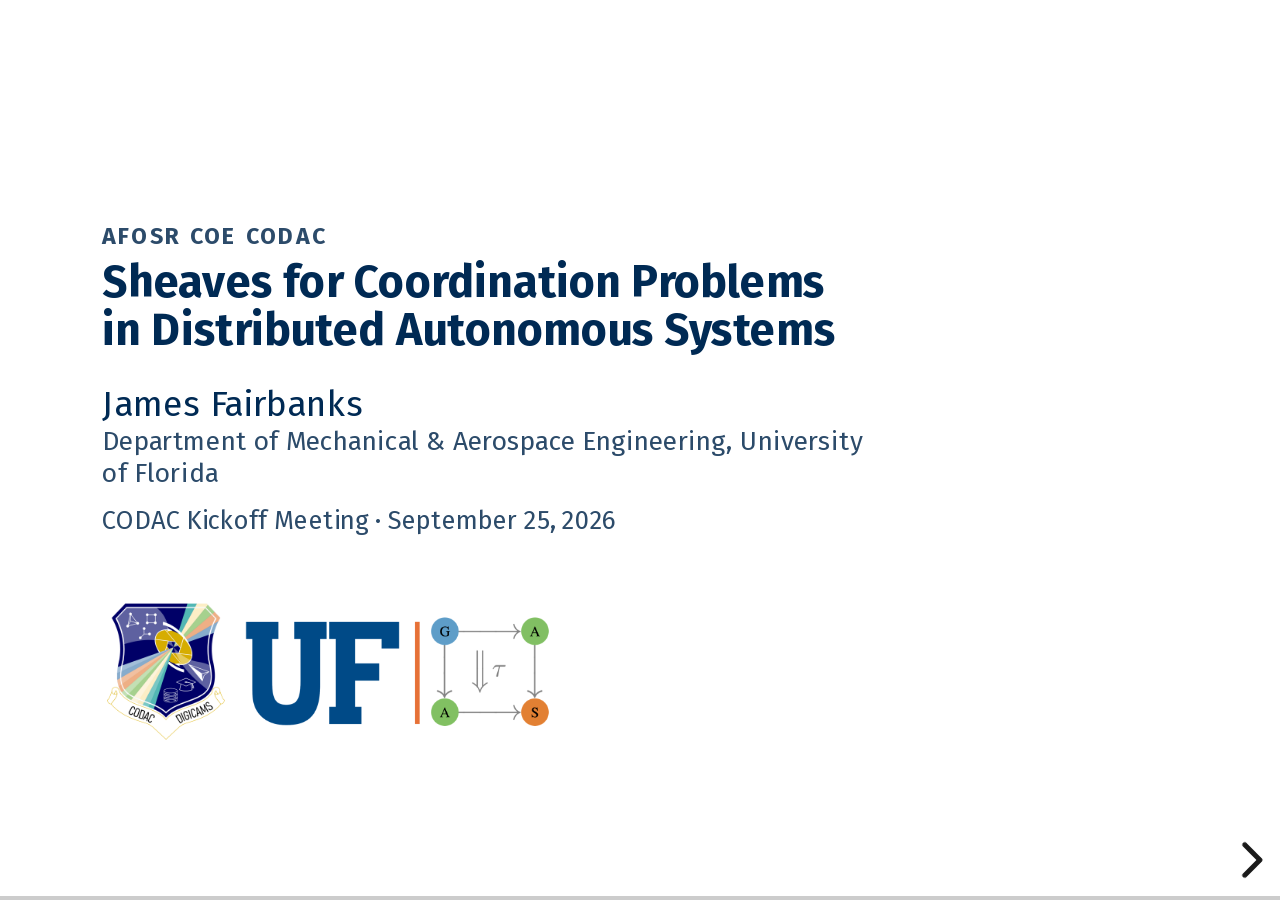
<file: 2026/09/kickoff/fairbanks-sheaves-coordination/index.html>
<!doctype html>
<html lang="en">
  <head>
    <meta charset="utf-8">
<title>Sheaves for Coordination Problems in Distributed Autonomous Systems — AFOSR COE CODAC</title>

<meta name="author" content="AFOSR COE CODAC">
<meta name="viewport" content="width=device-width, initial-scale=1.0, maximum-scale=1.0, user-scalable=no">

<link rel="stylesheet" href="../../../../reveal-js/dist/reveal.css">
<link rel="stylesheet" href="../../../../vendored/katex-0.16.11/katex.min.css">
<link rel="stylesheet" href="../../../../vendored/fira-sans-2026-09/fira-sans.css">
<link rel="stylesheet" href="../../../../_ds/fairbanks-research-talk-design-system-7193341c-92ad-490d-a789-ef6442329aec/tokens/fonts.css">
<link rel="stylesheet" href="../../../../_ds/fairbanks-research-talk-design-system-7193341c-92ad-490d-a789-ef6442329aec/tokens/colors.css">
<link rel="stylesheet" href="../../../../_ds/fairbanks-research-talk-design-system-7193341c-92ad-490d-a789-ef6442329aec/tokens/typography.css">
<link rel="stylesheet" href="../../../../_ds/fairbanks-research-talk-design-system-7193341c-92ad-490d-a789-ef6442329aec/tokens/spacing.css">
<link rel="stylesheet" href="../../../../_ds/fairbanks-research-talk-design-system-7193341c-92ad-490d-a789-ef6442329aec/tokens/effects.css">
<link rel="stylesheet" href="../../../../_ds/fairbanks-research-talk-design-system-7193341c-92ad-490d-a789-ef6442329aec/styles.css">
<link rel="stylesheet" href="../../../../gatas-talks/talk.css">
<link rel="stylesheet" href="../../../../css/palettes.css">
<link rel="stylesheet" href="../../../../css/site.css">

  </head>
  <body>
    
    <div class="reveal">
      <div class="slides">
<section data-label="1 · Title" data-background-color="#ffffff" class="slide-light">
  <div class="slide-canvas">
    
<div class="title-block">
  <div class="title-kicker">AFOSR COE CODAC</div>
  <div class="title-main">Sheaves for Coordination Problems in Distributed Autonomous Systems</div>
  <div class="title-speaker">James Fairbanks</div>
  <div class="title-affiliation">Department of Mechanical &amp; Aerospace Engineering, University of Florida</div>
  <div class="title-venue">CODAC Kickoff Meeting · September 25, 2026</div>
</div>
<div class="title-logos">
  <img src="../../../../assets/brand/codac-digicams-shield.png" alt="CODAC DIGICAMS Shield" style="height:170px">
  <img src="../../../../assets/brand/gatas-lockup.png" alt="UF · GATAS Lab" style="height:136px">
</div>
<div class="title-panel" style="top:180px;height:296px">
  <video data-autoplay src="../../../../assets/video/rayleigh-taylor-volume.mp4" autoplay="autoplay" loop="loop" muted="muted" playsinline="playsinline" class="wide"></video>
</div>
<div class="title-panel" style="top:500px;height:284px">
  <video data-autoplay src="../../../../assets/video/robotarium.mp4#t=22" autoplay="autoplay" loop="loop" muted="muted" playsinline="playsinline" onloadedmetadata="this.currentTime=22"></video>
</div>

  </div>
</section>

<section data-label="2 · Sheaves and Target Tracking" class="slide-dark">
  <div class="slide-canvas">
    <div class="ds-part">
  <div class="ds-part-kicker">PART ONE</div>
  <div class="ds-part-title">Sheaves and Target Tracking</div>
  <div class="ds-part-rule"></div>
  <div class="ds-part-sub">Sheaves as the Bridge from Diagrams to Real Robots</div>
  
<div style="margin-top:22px;display:flex;align-items:flex-start;gap:10px"><div style="flex:0 0 52px;padding-top:34px;font-size:20px;letter-spacing:2px;font-weight:700;opacity:.72">WITH</div>
<div style="flex:0 0 132px;text-align:center"><img src="../../../../assets/photos/tyler-hanks.jpg" alt="Tyler Hanks" style="width:88px;height:88px;border-radius:50%;border:2px solid rgb(255 239 207 / .5);box-shadow:0 3px 12px rgb(0 0 0 / .3);object-fit:cover;display:block;margin:0 auto"><div style="margin-top:9px;font-size:18px;line-height:1.15;opacity:.9">Tyler Hanks</div></div>
<div style="flex:0 0 132px;text-align:center"><img src="../../../../assets/photos/joana-bou-barcelo.jpg" alt="Joana Bou Barcelo" style="width:88px;height:88px;border-radius:50%;border:2px solid rgb(255 239 207 / .5);box-shadow:0 3px 12px rgb(0 0 0 / .3);object-fit:cover;display:block;margin:0 auto"><div style="margin-top:9px;font-size:18px;line-height:1.15;opacity:.9">Joana Bou Barcelo</div></div>
<div style="flex:0 0 132px;text-align:center"><img src="../../../../assets/photos/wilmer-leal.jpg" alt="Wilmer Leal" style="width:88px;height:88px;border-radius:50%;border:2px solid rgb(255 239 207 / .5);box-shadow:0 3px 12px rgb(0 0 0 / .3);object-fit:cover;display:block;margin:0 auto"><div style="margin-top:9px;font-size:18px;line-height:1.15;opacity:.9">Wilmer Leal</div></div>
<div style="flex:0 0 132px;text-align:center"><img src="../../../../assets/photos/itay-kadosh.jpg" alt="Itay Kadosh" style="width:88px;height:88px;border-radius:50%;border:2px solid rgb(255 239 207 / .5);box-shadow:0 3px 12px rgb(0 0 0 / .3);object-fit:cover;display:block;margin:0 auto"><div style="margin-top:9px;font-size:18px;line-height:1.15;opacity:.9">Itay Kadosh</div></div>
<div style="flex:0 0 132px;text-align:center"><img src="../../../../assets/photos/hans-riess.jpg" alt="Hans Riess" style="width:88px;height:88px;border-radius:50%;border:2px solid rgb(255 239 207 / .5);box-shadow:0 3px 12px rgb(0 0 0 / .3);object-fit:cover;display:block;margin:0 auto"><div style="margin-top:9px;font-size:18px;line-height:1.15;opacity:.9">Hans Riess</div></div>
<div style="flex:0 0 132px;text-align:center"><img src="../../../../assets/photos/matthew-hale.jpg" alt="Matthew Hale" style="width:88px;height:88px;border-radius:50%;border:2px solid rgb(255 239 207 / .5);box-shadow:0 3px 12px rgb(0 0 0 / .3);object-fit:cover;display:block;margin:0 auto"><div style="margin-top:9px;font-size:18px;line-height:1.15;opacity:.9">Matthew Hale</div></div>
<div style="flex:0 0 132px;text-align:center"><img src="../../../../assets/photos/warren-dixon.jpg" alt="Warren Dixon" style="width:88px;height:88px;border-radius:50%;border:2px solid rgb(255 239 207 / .5);box-shadow:0 3px 12px rgb(0 0 0 / .3);object-fit:cover;display:block;margin:0 auto"><div style="margin-top:9px;font-size:18px;line-height:1.15;opacity:.9">Warren Dixon</div></div></div>
</div>
<img class="ds-part-logo" src="../../../../assets/brand/gatas-mark-onnavy.png" alt="">

    <div class="ds-slide-num">2</div>
  </div>
</section>

<section data-label="3 · Graph-Laplacian Control, and Its Assumptions" data-background-color="#ffffff" class="slide-light">
  <div class="slide-canvas">
    <h1 class="slide-h1">Graph-Laplacian Control, and Its Assumptions</h1>
    <div class="slide-body"><div class="ds-columns" style="grid-template-columns:740px minmax(0, 1fr);column-gap:60px;align-items:start;margin-top:14px">
<div class="ds-column">
<div class="text-2xl" style="line-height:1.24;text-wrap:pretty">
  Agents are nodes, sensing or communication links are edges. Each agent compares its state with its
  neighbors', and local disagreement drives the network toward a global objective.</div>
<ul class="ds-bullet-list" style="margin:8px 0 0 6px">
  <li class="size-body" style=""><span class="bullet-mark">●</span><span class="bullet-text">Compatible state
      spaces across every agent</span></li>
  <li class="size-body" style=""><span class="bullet-mark">●</span><span class="bullet-text">A measurement
      each pair of neighbors can compare directly</span></li>
  <li class="size-body" style=""><span class="bullet-mark">●</span><span
      class="bullet-text">Two planar robots comparing positions in the same frame</span></li>
</ul>
</div>
<div class="ds-column" style="gap:24px">
<figure class="ds-figure sized" style="height:200px;"><img src="../../../../assets/figures/ring-graph.png" alt="Sixteen agents arranged on a ring communication graph"></figure>
<figure class="ds-figure sized" style="height:340px;"><img src="../../../../assets/figures/ring-consensus.gif" alt="The agent states on the ring evolving under Laplacian feedback"></figure>
</div>
</div>
<div class="takeaway-flow" style="font-size:var(--text-2xl)">Natural for consensus, formation control, and leader–follower tracking — as long as the states are
  comparable.</div>
</div>
    <div class="ds-slide-num">3</div>
  </div>
</section>

<section data-label="4 · Real Systems Are Heterogeneous" data-background-color="#ffffff" class="slide-light">
  <div class="slide-canvas">
    <h1 class="slide-h1">Real Systems Are Heterogeneous</h1>
    <div class="slide-body"><div class="ds-columns" style="grid-template-columns:repeat(2, minmax(0, 1fr));column-gap:40px;align-items:start;">
<ul class="ds-bullet-list" style="margin:28px 0 0">
  <li class="size-body"><span class="bullet-mark">●</span><span class="bullet-text">Agents and
      targets need not live in the same dimension</span></li>
  <li class="size-body"><span class="bullet-mark">●</span><span class="bullet-text">Only partial or
      projected measurements may be available</span></li>
  <li class="size-body"><span class="bullet-mark">●</span><span class="bullet-text">Sensing models
      differ across a fleet</span></li>
  <li class="size-body"><span class="bullet-mark">●</span><span class="bullet-text">The graph
      records who talks to whom, and nothing about what they can compare</span></li>
</ul>
<figure class="card roomy" style="margin:0">
  <figcaption class="text-md" style="color:var(--navy);margin-bottom:16px">
    Drones, surface vessels and submarines share a mission but not a state space. Measurements must be
    translated to be compared.</figcaption>
  <img src="../../../../assets/figures/vehicles-v2.svg"
    alt="Drones in the air, surface vessels on the water and submarines below, linked across all three layers"
    style="width:100%;height:500px;object-fit:contain;display:block">
</figure>
</div>
</div>
    <div class="ds-cite">[<span class="cite-ours">4</span>] T. Hanks, H. Riess, S. Cohen, T. Gross, M. Hale, and J. Fairbanks. <i>IEEE Conference on Decision and Control,</i> 2025</div>
    <div class="ds-slide-num">4</div>
  </div>
</section>

<section data-label="5 · Cellular Sheaves Over Graphs" data-background-color="#ffffff" class="slide-light">
  <div class="slide-canvas">
    <h1 class="slide-h1">Cellular Sheaves Over Graphs</h1>
    <div class="slide-body"><div class="card blue roomy">
  <div class="ds-theorem-block block" style="font-size:var(--text-md);line-height:1.36"><div class="theorem-head">Definition (Cellular Sheaf)</div><div class="theorem-body">A <strong>cellular sheaf</strong> <span class="katex-inline" data-tex="\mathcal{F}">\(\mathcal{F}\)</span> over a graph <span class="katex-inline" data-tex="G = (V, E)">\(G = (V, E)\)</span> consists of:
    <ul class="text-md" style="margin:10px 0 0 28px;padding:0;list-style-type:disc;line-height:1.4">
      <li>A <strong>vertex stalk</strong> (vector space) <span class="katex-inline" data-tex="\mathcal{F}(v)">\(\mathcal{F}(v)\)</span> for each vertex <span class="katex-inline" data-tex="v \in V">\(v \in V\)</span></li>
      <li>An <strong>edge stalk</strong> (vector space) <span class="katex-inline" data-tex="\mathcal{F}(e)">\(\mathcal{F}(e)\)</span> for each edge <span class="katex-inline" data-tex="e \in E">\(e \in E\)</span></li>
      <li>A linear <strong>restriction map</strong> <span class="katex-inline" data-tex="\mathcal{F}_{v \unlhd e}\colon \mathcal{F}(v) \to \mathcal{F}(e)">\(\mathcal{F}_{v \unlhd e}\colon \mathcal{F}(v) \to \mathcal{F}(e)\)</span> for each incident pair <span class="katex-inline" data-tex="v \unlhd e">\(v \unlhd e\)</span></li>
    </ul></div></div>
</div>

<figure class="ds-figure sized grow" style="padding:0 52px"><img src="../../../../assets/figures/sheaf-over-graph-planes.svg" alt="Vector-space stalks drawn as planes standing over the vertices and edges of a base graph, connected by restriction maps"></figure>
</div>
    <div class="ds-cite">[2] J. Hansen and R. Ghrist. <i>Journal of Applied and Computational Topology,</i> 3(4):315–358, 2019</div>
    <div class="ds-slide-num">5</div>
  </div>
</section>

<section data-label="6 · Three Agents Tracking One Target" data-background-color="#ffffff" class="slide-light">
  <div class="slide-canvas">
    <h1 class="slide-h1">Three Agents Tracking One Target</h1>
    <div class="slide-body"><div class="ds-columns" style="grid-template-columns:repeat(2, minmax(0, 1fr));column-gap:48px;align-items:start;">
  <figure style="margin:0;display:flex;flex-direction:column;gap:10px">
    <svg viewBox="0 0 520 400" style="width:100%;height:462px">
      <g stroke="#B1B3B6" stroke-width="2.5" stroke-dasharray="7 7">
        <line x1="20" y1="330" x2="500" y2="330"></line>
        <line x1="90" y1="20" x2="90" y2="390"></line>
        <line x1="40" y1="31.8" x2="480" y2="368.2"></line>
      </g>
      <g stroke="#002A54" stroke-width="3">
        <line x1="200" y1="230" x2="430" y2="330"></line>
        <line x1="200" y1="230" x2="90" y2="330"></line>
        <line x1="200" y1="230" x2="90" y2="70"></line>
      </g>
      <circle cx="430" cy="330" r="34" fill="rgb(108 154 195 / .28)"></circle>
      <circle cx="90" cy="330" r="34" fill="rgb(226 143 65 / .28)"></circle>
      <circle cx="90" cy="70" r="34" fill="rgb(128 190 99 / .28)"></circle>
      <circle cx="200" cy="230" r="34" fill="rgb(190 155 105 / .28)"></circle>
      <g fill="#fff" stroke="#002A54" stroke-width="3">
        <circle cx="430" cy="330" r="12"></circle>
        <circle cx="90" cy="330" r="12"></circle>
        <circle cx="90" cy="70" r="12"></circle>
        <circle cx="200" cy="230" r="12"></circle>
      </g>
      <g fill="#002A54" font-size="28" font-style="italic" text-anchor="middle"
        font-family="var(--font-math)"><text x="477.7" y="360.7">ℝ²</text><text x="51.5"
          y="375.0">ℝ²</text><text x="60.5" y="37.1">ℝ²</text><text x="200" y="192">ℝ²</text></g>
      <g fill="#2C4B6A" font-size="26" font-style="italic" text-anchor="middle"
        font-family="var(--font-math)"><text x="323.8" y="268.8">ℝ</text><text x="159.8"
          y="305.3">ℝ</text><text x="126.9" y="171.5">ℝ</text></g><text x="200" y="160" text-anchor="middle"
        font-family="var(--font-core)" font-style="italic" font-size="24"
        fill="#2C4B6A">target</text>
    </svg>
    <figcaption class="text-md slate" style="font-style:italic">
      Initial configuration: one agent per line, target inside</figcaption>
  </figure>
  <figure style="margin:0;display:flex;flex-direction:column;gap:10px">
    <svg viewBox="0 0 520 400" style="width:100%;height:462px">
      <g stroke="#B1B3B6" stroke-width="2.5" stroke-dasharray="7 7">
        <line x1="20" y1="330" x2="500" y2="330"></line>
        <line x1="90" y1="20" x2="90" y2="390"></line>
        <line x1="40" y1="31.8" x2="480" y2="368.2"></line>
      </g>
      <g stroke="#002A54" stroke-width="3">
        <line x1="200" y1="230" x2="200" y2="330"></line>
        <line x1="200" y1="230" x2="90" y2="230"></line>
        <line x1="200" y1="230" x2="236.3" y2="181.9"></line>
      </g>
      <circle cx="200" cy="330" r="34" fill="rgb(108 154 195 / .28)"></circle>
      <circle cx="90" cy="230" r="34" fill="rgb(226 143 65 / .28)"></circle>
      <circle cx="236.3" cy="181.9" r="34" fill="rgb(128 190 99 / .28)"></circle>
      <circle cx="200" cy="230" r="34" fill="rgb(190 155 105 / .28)"></circle>
      <g fill="#fff" stroke="#002A54" stroke-width="3">
        <circle cx="200" cy="330" r="12"></circle>
        <circle cx="90" cy="230" r="12"></circle>
        <circle cx="236.3" cy="181.9" r="12"></circle>
        <circle cx="200" cy="230" r="12"></circle>
      </g><text x="200" y="160" text-anchor="middle" font-family="var(--font-core)"
        font-style="italic" font-size="24" fill="#2C4B6A">target</text>
      <g fill="none" stroke="#2C4B6A" stroke-width="2.5">
        <path d="M200,316 h14 v14"></path>
        <path d="M104,230 v-14 h-14"></path>
        <path d="M247.4,190.4 L239.0,201.6 L227.9,193.1"></path>
      </g>
    </svg>
    <figcaption class="text-md slate" style="font-style:italic">
      Equilibrium: each agent at a perpendicular foot</figcaption>
  </figure>
</div>
<div class="takeaway-flow" style="font-size:var(--text-2xl)">Every agent stalk is ℝ², every edge stalk ℝ: each edge compares the target against the line its agent moves
  along. This is the sheaf behind a Robotarium demo.</div>
</div>
    <div class="ds-slide-num">6</div>
  </div>
</section>

<section data-label="7 · Sheaf Laplacians Compute Global Sections" data-background-color="#ffffff" class="slide-light">
  <div class="slide-canvas">
    <h1 class="slide-h1">Sheaf Laplacians Compute Global Sections</h1>
    <div class="slide-body">  <div class="text-xl" style="line-height:1.25;color:var(--navy)">
    The sheaf Laplacian is <span class="katex-inline" data-tex="L_\mathcal{F} \triangleq \delta^\top \delta">\(L_\mathcal{F} \triangleq \delta^\top \delta\)</span> where <span class="katex-inline" data-tex="(\delta \mathbf{x})_{ij} \triangleq \mathcal{F}_{i \unlhd ij} x_i - \mathcal{F}_{j \unlhd ij} x_j">\((\delta \mathbf{x})_{ij} \triangleq \mathcal{F}_{i \unlhd ij} x_i - \mathcal{F}_{j \unlhd ij} x_j\)</span>
  </div>

  <div class="ds-columns" style="grid-template-columns:minmax(0, 1fr) minmax(0, 1.32fr);column-gap:28px;align-items:stretch;">
    <div class="ds-outlined-region stroke-blue" style="padding:20px 24px;align-items:flex-start;justify-content:center;gap:10px;min-height:224px">
      <div class="text-lg" style="font-weight:700;color:var(--navy)">Graph Laplacian:</div>
      <div class="ds-math-block" data-tex="(L_G \mathbf{x})_i = \sum_{j \in N_i} (x_i - x_j)" style="width:100%;font-size:var(--text-lg);margin:auto 0">\[ (L_G \mathbf{x})_i = \sum_{j \in N_i} (x_i - x_j) \]</div>
    </div>
    <div class="ds-outlined-region stroke-orange" style="padding:20px 24px;align-items:flex-start;justify-content:center;gap:10px;min-height:224px;overflow:visible">
      <div class="text-lg" style="font-weight:700;color:var(--navy)">Sheaf Laplacian:</div>
      <div class="ds-math-block" data-tex="(L_\mathcal{F} \mathbf{x})_i = \sum_{j \in N_i} \mathcal{F}_{i \unlhd ij}^\top \left( \mathcal{F}_{i \unlhd ij}(x_i) - \mathcal{F}_{j \unlhd ij}(x_j) \right)" style="width:100%;font-size:var(--text-lg);margin:auto 0">\[ (L_\mathcal{F} \mathbf{x})_i = \sum_{j \in N_i} \mathcal{F}_{i \unlhd ij}^\top \left( \mathcal{F}_{i \unlhd ij}(x_i) - \mathcal{F}_{j \unlhd ij}(x_j) \right) \]</div>
    </div>
</div>

  <div class="card blue">
    <div class="ds-theorem-block" style="font-size:var(--text-md);line-height:1.3"><span class="theorem-head">Proposition (Global Sections as Kernel).</span> <span class="theorem-body">The space of <strong>global sections</strong> satisfies <span class="katex-inline" data-tex="\Gamma(G; \mathcal{F}) \triangleq \ker \delta = \ker L_\mathcal{F}">\(\Gamma(G; \mathcal{F}) \triangleq \ker \delta = \ker L_\mathcal{F}\)</span>.</span></div>
  </div>

  <div class="card green">
    <div class="ds-theorem-block" style="font-size:var(--text-md);line-height:1.3"><span class="theorem-head">Theorem (Sheaf Diffusion Convergence).</span> <span class="theorem-body">Sheaf diffusion <span class="katex-inline" data-tex="\dot{\mathbf{x}} = -L_\mathcal{F} \mathbf{x}">\(\dot{\mathbf{x}} = -L_\mathcal{F} \mathbf{x}\)</span> converges to the orthogonal projection of <span class="katex-inline" data-tex="\mathbf{x}(0)">\(\mathbf{x}(0)\)</span> onto <span class="katex-inline" data-tex="\Gamma(G; \mathcal{F})">\(\Gamma(G; \mathcal{F})\)</span>.</span></div>
  </div>

<div class="text-2xl slate push-down" style="text-wrap:pretty">
  The operator that drives consensus on a graph has an exact analogue for heterogeneous agents, and its kernel
  is the space of global sections.</div>
</div>
    <div class="ds-cite">[30] J. Hansen. <i>Laplacians of Cellular Sheaves: Theory and Applications,</i> PhD dissertation, University of Pennsylvania, 2020</div>
    <div class="ds-slide-num">7</div>
  </div>
</section>

<section data-label="8 · Coordination Sheaves" data-background-color="#ffffff" class="slide-light">
  <div class="slide-canvas">
    <h1 class="slide-h1">Coordination Sheaves</h1>
    <div class="slide-body"><div class="text-xl slate" style="text-wrap:pretty">
  A coordination sheaf provides a precise dictionary between geometry and control objectives.</div>

<div class="ds-columns" style="grid-template-columns:560px minmax(0, 1fr);column-gap:40px;align-items:start;">
<div style="display:flex;flex-direction:column;gap:18px;margin-top:28px">
  <div class="card blue">
    <div class="ds-theorem-block" style="font-size:var(--text-md);line-height:1.28"><span class="theorem-head">Definition (Coordination Sheaf).</span> <span class="theorem-body">A <strong>coordination sheaf</strong> on a graph <span class="katex-inline" data-tex="G=(V,E)">\(G=(V,E)\)</span> is a cellular sheaf <span class="katex-inline" data-tex="\mathcal{F}">\(\mathcal{F}\)</span> over <span class="katex-inline" data-tex="G">\(G\)</span> together with differentiable potential functions <span class="katex-inline" data-tex="U_{ij}\colon \mathcal{F}(ij)\to \mathbb{R}">\(U_{ij}\colon \mathcal{F}(ij)\to \mathbb{R}\)</span> for each edge <span class="katex-inline" data-tex="ij \in E">\(ij \in E\)</span>.</span></div>
  </div>
</div>

<div style="display:flex;flex-direction:column;align-items:center">
  <div class="text-md slate" style="font-weight:700;font-style:italic;margin-bottom:14px;text-align:center">
    MAS Interpretations for Coordination Sheaves
  </div>
  <table class="text-sm" style="width:100%;border-collapse:collapse;line-height:1.32;color:var(--navy)">
    <thead>
      <tr style="border-top:2.5px solid var(--navy);border-bottom:1.5px solid var(--navy)">
        <th style="padding:12px 16px;text-align:left;font-family:var(--font-core);font-weight:700">Sheaf Concept</th>
        <th style="padding:12px 16px;text-align:left;font-family:var(--font-core);font-weight:700">MAS Interpretation</th>
      </tr>
    </thead>
    <tbody>
      <tr style="border-bottom:1px solid var(--line)">
        <td style="padding:12px 16px">Graph <span class="katex-inline" data-tex="G">\(G\)</span></td>
        <td style="padding:12px 16px">Bidirectional communication topology</td>
      </tr>
      <tr style="border-bottom:1px solid var(--line)">
        <td style="padding:12px 16px">Vertex stalk <span class="katex-inline" data-tex="\mathcal{F}(i)">\(\mathcal{F}(i)\)</span></td>
        <td style="padding:12px 16px">State space of agent <span class="katex-inline" data-tex="i">\(i\)</span></td>
      </tr>
      <tr style="border-bottom:1px solid var(--line)">
        <td style="padding:12px 16px">0-cochains <span class="katex-inline" data-tex="C^0(G;\mathcal{F})">\(C^0(G;\mathcal{F})\)</span></td>
        <td style="padding:12px 16px">Global state space</td>
      </tr>
      <tr style="border-bottom:1px solid var(--line)">
        <td style="padding:12px 16px">Edge stalk <span class="katex-inline" data-tex="\mathcal{F}(ij)">\(\mathcal{F}(ij)\)</span></td>
        <td style="padding:12px 16px">Communication space between <span class="katex-inline" data-tex="i">\(i\)</span> and <span class="katex-inline" data-tex="j">\(j\)</span></td>
      </tr>
      <tr style="border-bottom:1px solid var(--line)">
        <td style="padding:12px 16px">Restriction map <span class="katex-inline" data-tex="\mathcal{F}_{i \unlhd ij}">\(\mathcal{F}_{i \unlhd ij}\)</span></td>
        <td style="padding:12px 16px">Registers state between agents</td>
      </tr>
      <tr style="border-bottom:2.5px solid var(--navy)">
        <td style="padding:12px 16px">Potential <span class="katex-inline" data-tex="U_{ij}">\(U_{ij}\)</span></td>
        <td style="padding:12px 16px">Coordination goal between <span class="katex-inline" data-tex="i">\(i\)</span> and <span class="katex-inline" data-tex="j">\(j\)</span></td>
      </tr>
    </tbody>
  </table>
</div>
</div>
</div>
    <div class="ds-cite">[<span class="cite-ours">4</span>] T. Hanks, H. Riess, S. Cohen, T. Gross, M. Hale, and J. Fairbanks. <i>IEEE Conference on Decision and Control,</i> 2025</div>
    <div class="ds-slide-num">8</div>
  </div>
  <aside class="notes">Translates multi-agent systems (MAS) concepts directly into the algebraic language of cellular sheaves.
</aside>
</section>

<section data-label="9 · Beyond Consensus: Edge Potentials" data-background-color="#ffffff" class="slide-light">
  <div class="slide-canvas">
    <h1 class="slide-h1">Beyond Consensus: Edge Potentials</h1>
    <div class="slide-body"><div class="text-2xl slate">
  Choosing the edge potential chooses the coordination behavior of the fleet.</div>

<div class="ds-columns" style="grid-template-columns:minmax(0, 660fr) minmax(0, 738fr);column-gap:42px;align-items:start;margin-top:16px">
<div style="display:flex;flex-direction:column;gap:20px">
  <div class="text-xl" style="line-height:1.26;text-wrap:pretty">
    Minimizing the potential over an edge corresponds to satisfying a coordination goal between the agents incident to that edge.
  </div>
  <div class="ds-math-block" data-tex="U(x) = \sum_{e \in E} U_e\big( (\delta x)_e \big)" style="margin:4px 0;font-size:36px">\[ U(x) = \sum_{e \in E} U_e\big( (\delta x)_e \big) \]</div>
  <div class="text-lg" style="line-height:1.26;color:var(--navy)">
    Let <span class="katex-inline" data-tex="y \coloneqq \mathcal{F}_{i \unlhd ij} x_i - \mathcal{F}_{j \unlhd ij} x_j">\(y \coloneqq \mathcal{F}_{i \unlhd ij} x_i - \mathcal{F}_{j \unlhd ij} x_j\)</span> be the edge disagreement between neighbors.
  </div>
</div>
<div style="display:flex;flex-direction:column;align-items:center">
  <div class="text-md slate" style="font-weight:700;font-style:italic;margin-bottom:18px;text-align:center">
    Potential Functions and Coordination Goals
  </div>
  <table class="text-md" style="width:100%;border-collapse:collapse;line-height:1.35;color:var(--navy)">
    <thead>
      <tr style="border-top:2.5px solid var(--navy);border-bottom:1.5px solid var(--navy)">
        <th style="padding:17px 18px;text-align:left;font-family:var(--font-core);font-weight:700">Potential Function</th>
        <th style="padding:17px 18px;text-align:left;font-family:var(--font-core);font-weight:700">Coordination Goal</th>
      </tr>
    </thead>
    <tbody>
      <tr style="border-bottom:1px solid var(--line)">
        <td style="padding:19px 18px"><span class="katex-inline" data-tex="\frac{1}{2}\|y\|_2^2">\(\frac{1}{2}\|y\|_2^2\)</span></td>
        <td style="padding:19px 18px">Consensus</td>
      </tr>
      <tr style="border-bottom:1px solid var(--line)">
        <td style="padding:19px 18px"><span class="katex-inline" data-tex="y^\top A y">\(y^\top A y\)</span></td>
        <td style="padding:19px 18px">Matrix-weighted consensus</td>
      </tr>
      <tr style="border-bottom:1px solid var(--line)">
        <td style="padding:19px 18px"><span class="katex-inline" data-tex="-\frac{1}{2}\|y\|_2^2">\(-\frac{1}{2}\|y\|_2^2\)</span></td>
        <td style="padding:19px 18px">Dissensus</td>
      </tr>
      <tr style="border-bottom:1px solid var(--line)">
        <td style="padding:19px 18px"><span class="katex-inline" data-tex="\frac{1}{2}\|y - b\|_2^2">\(\frac{1}{2}\|y - b\|_2^2\)</span></td>
        <td style="padding:19px 18px">Reach displacement of <span class="katex-inline" data-tex="b">\(b\)</span></td>
      </tr>
      <tr style="border-bottom:2.5px solid var(--navy)">
        <td style="padding:19px 18px"><span class="katex-inline" data-tex="(\|y\|_2^2 - r^2)^2">\((\|y\|_2^2 - r^2)^2\)</span></td>
        <td style="padding:19px 18px">Reach distance of <span class="katex-inline" data-tex="r">\(r\)</span></td>
      </tr>
    </tbody>
  </table>
</div>
</div>
</div>
    <div class="ds-cite">[<span class="cite-ours">4</span>] T. Hanks, H. Riess, S. Cohen, T. Gross, M. Hale, and J. Fairbanks. <i>IEEE Conference on Decision and Control,</i> 2025</div>
    <div class="ds-slide-num">9</div>
  </div>
</section>

<section data-label="10 · Homological Programs and Their Guarantees" data-background-color="#ffffff" class="slide-light">
  <div class="slide-canvas">
    <h1 class="slide-h1">Homological Programs and Their Guarantees</h1>
    <div class="slide-body"><div class="ds-columns" style="grid-template-columns:repeat(2, minmax(0, 1fr));column-gap:40px;align-items:start;">
<div style="display:flex;flex-direction:column;gap:16px">
  <div class="card blue">
    <div class="ds-theorem-block" style="font-size:var(--text-sm);line-height:1.24"><span class="theorem-head">Definition (Nonlinear Homological Program).</span> <span class="theorem-body">Data <span class="katex-inline" data-tex="\mathsf{P} = (V, E, \mathcal{F}, \{f_i\}, \{U_e\})">\(\mathsf{P} = (V, E, \mathcal{F}, \{f_i\}, \{U_e\})\)</span> with graph <span class="katex-inline" data-tex="G">\(G\)</span>, sheaf <span class="katex-inline" data-tex="\mathcal{F}">\(\mathcal{F}\)</span>, objectives <span class="katex-inline" data-tex="\{f_i\}">\(\{f_i\}\)</span>, and potentials <span class="katex-inline" data-tex="\{U_e\}">\(\{U_e\}\)</span>:</span></div>
    <div class="ds-math-block" data-tex="\begin{aligned} \underset{\mathbf{x} \in C^0(G;\mathcal{F})}{\text{minimize}} \quad &amp; \sum_{i \in V} f_i(x_i) \\ \text{subject to} \quad &amp; L_\mathcal{F}^{\nabla U} \mathbf{x} = 0 \end{aligned}" style="margin:8px 0 2px;font-size:var(--text-md)">\[ \begin{aligned} \underset{\mathbf{x} \in C^0(G;\mathcal{F})}{\text{minimize}} \quad &amp; \sum_{i \in V} f_i(x_i) \\ \text{subject to} \quad &amp; L_\mathcal{F}^{\nabla U} \mathbf{x} = 0 \end{aligned} \]</div>
  </div>

</div>

<div style="display:flex;flex-direction:column;gap:16px">
  <div class="card green">
    <div class="ds-theorem-block" style="font-size:var(--text-sm);line-height:1.26"><span class="theorem-head">Theorem (Convexity &amp; Tractability).</span> <span class="theorem-body">If each edge potential <span class="katex-inline" data-tex="U_e">\(U_e\)</span> is differentiable and convex, and each agent objective <span class="katex-inline" data-tex="f_i">\(f_i\)</span> is convex, then <span class="katex-inline" data-tex="\mathsf{P}">\(\mathsf{P}\)</span> is a convex optimization problem.</span></div>
  </div>

  <div class="card tan">
    <div class="ds-theorem-block" style="font-size:var(--text-sm);line-height:1.26"><span class="theorem-head">Theorem (Nonlinear Sheaf Diffusion).</span> <span class="theorem-body">For single-integrator dynamics <span class="katex-inline" data-tex="\dot{\mathbf{x}} = \mathbf{u} = -L_\mathcal{F}^{\nabla U}\mathbf{x}">\(\dot{\mathbf{x}} = \mathbf{u} = -L_\mathcal{F}^{\nabla U}\mathbf{x}\)</span> with strongly convex edge potentials, trajectories converge exponentially to <span class="katex-inline" data-tex="\arg\min_{\mathbf{x} \in C^0(G;\mathcal{F})} U(\delta_\mathcal{F}\mathbf{x})">\(\arg\min_{\mathbf{x} \in C^0(G;\mathcal{F})} U(\delta_\mathcal{F}\mathbf{x})\)</span>.</span></div>
  </div>

  <div class="card orange">
    <div class="ds-theorem-block" style="font-size:var(--text-sm);line-height:1.24"><span class="theorem-head">Theorem (Decentralized ADMM Convergence).</span> <span class="theorem-body">For convex <span class="katex-inline" data-tex="\mathsf{P}">\(\mathsf{P}\)</span> with quadratic potentials and a Lagrangian saddle point:</span></div>
      <ul class="text-sm" style="margin:8px 0 0 0;padding-left:22px;font-style:normal;display:flex;flex-direction:column;gap:4px">
        <li><strong>Residual convergence:</strong> <span class="katex-inline" data-tex="\mathbf{x}^k - \mathbf{z}^k \to 0">\(\mathbf{x}^k - \mathbf{z}^k \to 0\)</span></li>
        <li><strong>Objective convergence:</strong> <span class="katex-inline" data-tex="\sum_i f_i(x_i^k) &#43; \chi_\mathcal{C}(\mathbf{z}^k) \to p^\star">\(\sum_i f_i(x_i^k) + \chi_\mathcal{C}(\mathbf{z}^k) \to p^\star\)</span></li>
        <li><strong>Dual variable convergence:</strong> <span class="katex-inline" data-tex="\mathbf{y}^k \to \mathbf{y}^\star">\(\mathbf{y}^k \to \mathbf{y}^\star\)</span> (dual optimal point)</li>
      </ul>
  </div>
</div>
</div>

<div class="takeaway-flow" style="font-size:var(--text-xl)">Local gradient flow on the sheaf potential computes the global coordination state with provable convergence.</div>
</div>
    <div class="ds-cite">[<span class="cite-ours">4</span>] T. Hanks, H. Riess, S. Cohen, T. Gross, M. Hale, and J. Fairbanks. <i>IEEE Conference on Decision and Control,</i> 2025<span class="ds-cite-more"> &middot; [3, 9]</span></div>
    <div class="ds-slide-num">10</div>
  </div>
</section>

<section data-label="11 · Sheaf Diffusion Is Robust to Asynchrony" data-background-color="#ffffff" class="slide-light">
  <div class="slide-canvas">
    <h1 class="slide-h1">Sheaf Diffusion Is Robust to Asynchrony</h1>
    <div class="slide-body"><figure class="grow" style="margin:0;display:flex;flex-direction:column;gap:10px">
  <img src="../../../../assets/figures/asynch-convergence-vs-delay.svg"
    alt="Energy and relative error against time for maximum delay B in 1, 10, 50, 100 and 200, on a 4-regular graph, an Erdos-Renyi graph and a star graph. Every curve converges; larger B converges later."
    style="display:block;width:100%;flex:1 1 0;min-height:0;object-fit:contain">
  <figcaption class="text-sm slate" style="line-height:1.24;font-style:italic;white-space:nowrap">
    Energy and relative error at maximum delay B = 1, 10, 50, 100 and 200, on three topologies</figcaption>
</figure>

<ul class="ds-bullet-list" style="margin:0 64px 0 0;gap:8px">
  <li class="size-body" style="font-size:var(--text-lg)"><span class="bullet-mark">&#9679;</span><span
      class="bullet-text">Every agent updates and broadcasts on its own clock &mdash; no shared
      round, no global barrier</span></li>
  <li class="size-body" style="font-size:var(--text-lg)"><span class="bullet-mark">&#9679;</span><span
      class="bullet-text">Longer delays postpone convergence; they do not break it, on a
      4-regular graph, an Erd&#337;s&ndash;R&eacute;nyi graph, or a star</span></li>
</ul>
</div>
    <div class="ds-cite">[<span class="cite-ours">14</span>] Y. Zhao, T. Hanks, H. Riess, S. Cohen, M. Hale, and J. Fairbanks. <i>IEEE American Control Conference,</i> 2026<span class="ds-cite-more"> &middot; <a href="https://algebraicjulia.github.io/CellularSheaves.jl/stable/generated/asynch/convergence_vs_delay/" target="_blank" rel="noopener">the experiment in the CellularSheaves.jl docs</a></span></div>
    <div class="ds-slide-num">11</div>
  </div>
</section>

<section data-label="12 · Harmonic Extension as Control Objective" data-background-color="#ffffff" class="slide-light">
  <div class="slide-canvas">
    <h1 class="slide-h1">Harmonic Extension as Control Objective</h1>
    <div class="slide-body"><div class="ds-columns" style="grid-template-columns:minmax(0, 730fr) minmax(0, 678fr);column-gap:32px;align-items:start;">
<div style="display:flex;flex-direction:column;gap:16px">

  <div class="card blue">
    <div class="text-md" style="font-weight:700;margin-bottom:8pxcolor:var(--navy)">Finding a Global Section</div>
    <div class="ds-math-block" data-tex="\mathcal{L}_{\mathcal{F}} \begin{bmatrix} q \\ p \end{bmatrix} = \begin{bmatrix} \mathcal{H} &amp; -\mathcal{B} \\ -\mathcal{B}^\top &amp; \mathcal{L}_P \end{bmatrix} \begin{bmatrix} q \\ p \end{bmatrix} = 0" style="font-size:var(--text-lg);margin:8px 0">\[ \mathcal{L}_{\mathcal{F}} \begin{bmatrix} q \\ p \end{bmatrix} = \begin{bmatrix} \mathcal{H} &amp; -\mathcal{B} \\ -\mathcal{B}^\top &amp; \mathcal{L}_P \end{bmatrix} \begin{bmatrix} q \\ p \end{bmatrix} = 0 \]</div>
  </div>

  <div class="card blue rule-green">
    <div class="text-md" style="font-weight:700;margin-bottom:8pxcolor:var(--green)">Harmonic Extension</div>
    <div class="ds-math-block" data-tex="\mathcal{H} q = \mathcal{B} p \quad \Longrightarrow \quad q^\star = \mathcal{H}^{-1}\mathcal{B} p" style="font-size:var(--text-lg);margin:8px 0">\[ \mathcal{H} q = \mathcal{B} p \quad \Longrightarrow \quad q^\star = \mathcal{H}^{-1}\mathcal{B} p \]</div>
  </div>

  <div class="card blue rule-sky">
    <div class="text-md" style="font-weight:700;margin-bottom:8pxcolor:var(--navy)">What the Blocks Mean</div>
    <div class="text-sm" style="display:flex;flex-direction:column;gap:9px;color:var(--navy)">
      <div><span class="katex-inline" data-tex="\mathcal{H} = \mathcal{L}_Q &#43; D">\(\mathcal{H} = \mathcal{L}_Q + D\)</span> &nbsp;total agent interaction map</div>
      <div><span class="katex-inline" data-tex="\mathcal{B}">\(\mathcal{B}\)</span> &nbsp;agent&#8211;target sensing map</div>
      <div><span class="katex-inline" data-tex="\eta = \mathcal{H}q - \mathcal{B}p">\(\eta = \mathcal{H}q - \mathcal{B}p\)</span> &nbsp;agent disagreement relative to targets</div>
    </div>
  </div>

</div>

<div class="card orange">
  <div class="ds-theorem-block" style="font-size:var(--text-sm);line-height:1.26"><span class="theorem-head">Standing Assumption (Control Authority).</span> <span class="theorem-body">Target dynamics <span class="katex-inline" data-tex="\dot{p} = f_p(p, t)">\(\dot{p} = f_p(p, t)\)</span> induce motion on
      the harmonic extension <span class="katex-inline" data-tex="\dot{q}^\star = \mathcal{H}^{-1}\mathcal{B}\dot{p}">\(\dot{q}^\star = \mathcal{H}^{-1}\mathcal{B}\dot{p}\)</span>. Agents must have sufficient control authority to keep up
      with the changing <span class="katex-inline" data-tex="q^\star(t)">\(q^\star(t)\)</span>.</span></div>
  <figure style="margin:14px 0 0;display:flex;align-items:center;justify-content:center">
    <img src="../../../../assets/figures/assumption-figure.svg"
      alt="Target dynamics inducing velocity on the harmonic extension versus agent control authority"
      style="width:100%;height:390px;object-fit:contain">
  </figure>
</div>
</div>

<div class="takeaway-flow" style="font-size:var(--text-xl)">The harmonic extension <span class="katex-inline" data-tex="q^\star(t)">\(q^\star(t)\)</span> is the
  dynamic target reference that agent feedback tracks.</div>
</div>
    <div class="ds-cite">[<span class="cite-ours">5</span>] T. Hanks, C. F. Nino, J. Bou Barcelo, A. Copeland, W. E. Dixon, and J. Fairbanks. <i>European Control Conference,</i> 2026</div>
    <div class="ds-slide-num">12</div>
  </div>
</section>

<section data-label="13 · Sheaf-Laplacian Feedback and Its Guarantee" data-background-color="#ffffff" class="slide-light">
  <div class="slide-canvas">
    <h1 class="slide-h1">Sheaf-Laplacian Feedback and Its Guarantee</h1>
    <div class="slide-body"><div class="ds-columns" style="grid-template-columns:minmax(0, 730fr) minmax(0, 700fr);column-gap:10px;align-items:start;margin-top:8px">
<div style="display:flex;flex-direction:column;gap:20px">

  <div class="card blue">
    <div class="text-md" style="color:var(--navy);font-weight:700;letter-spacing:1px;margin-bottom:6px">Local Sheaf Disagreement</div>
    <div class="ds-math-block" data-tex="\eta_i = \sum_{j \in \mathcal{N}_i} \mathcal{F}_{i \unlhd ij}^{\top}\big( \mathcal{F}_{i \unlhd ij} q_i - \mathcal{F}_{j \unlhd ij} x_j \big)" style="font-size:var(--text-lg);margin:14px 0">\[ \eta_i = \sum_{j \in \mathcal{N}_i} \mathcal{F}_{i \unlhd ij}^{\top}\big( \mathcal{F}_{i \unlhd ij} q_i - \mathcal{F}_{j \unlhd ij} x_j \big) \]</div>
  </div>

  <div class="card blue rule-green">
    <div class="text-md" style="color:var(--green);font-weight:700;letter-spacing:1px;margin-bottom:6px">Decentralized Controller</div>
    <div class="ds-math-block" data-tex="u_i = -k_1\, g_i^{&#43;} \eta_i" style="font-size:var(--text-lg);margin:14px 0">\[ u_i = -k_1\, g_i^{&#43;} \eta_i \]</div>
  </div>

  <div style="display:grid;grid-template-columns:1fr 1fr;gap:20px">
    <div class="card orange tight">
      <div class="text-sm" style="color:var(--ink-rust);font-weight:700;letter-spacing:1px;margin-bottom:6px">Control Gain</div>
      <div class="text-sm" style="color:var(--navy)"><span class="katex-inline" data-tex="k_1 &gt; 0">\(k_1 > 0\)</span> &mdash; a larger gain shrinks the residual tracking error.</div>
    </div>
    <div class="card tan tight">
      <div class="text-sm" style="color:var(--ink-tan);font-weight:700;letter-spacing:1px;margin-bottom:6px">Input Map</div>
      <div class="text-sm" style="color:var(--navy)"><span class="katex-inline" data-tex="g_i^{&#43;}">\(g_i^{+}\)</span> &mdash; maps the correction into agent <span class="katex-inline" data-tex="i">\(i\)</span>&#39;s control space.</div>
    </div>
  </div>

</div>

<div style="display:flex;flex-direction:column;gap:20px">

  <div class="card green">
    <div class="ds-theorem-block" style="font-size:var(--text-md);line-height:1.3"><span class="theorem-head">Theorem (Semi-global exponential convergence).</span> <span class="theorem-body">Under the standing
        assumptions, the tracking error relative to the harmonic extension converges semi-globally uniformly
        exponentially to a bounded residual set. A larger gain <span class="katex-inline" data-tex="k_1">\(k_1\)</span> shrinks the residual error arbitrarily.</span></div>
  </div>

  <div class="card blue">
    <div class="text-sm" style="color:var(--navy)">Residual errors arise solely from dynamics
      mismatches and bounded disturbances, exactly matching classical singular perturbation bounds.</div>
  </div>

  <div class="card blue rule-sky">
    <div class="text-sm" style="color:var(--navy)">Each agent evaluates <span class="katex-inline" data-tex="u_i">\(u_i\)</span> solely from neighbour measurements &mdash; no global state, no
      central coordinator.</div>
  </div>

</div>
</div>

<div class="takeaway-flow" style="font-size:var(--text-lg)">The ordinary Lyapunov argument for Laplacian feedback, run in the sheaf&#8217;s coordinates.</div>
</div>
    <div class="ds-cite">[<span class="cite-ours">5</span>] T. Hanks, C. F. Nino, J. Bou Barcelo, A. Copeland, W. E. Dixon, and J. Fairbanks. <i>European Control Conference,</i> 2026</div>
    <div class="ds-slide-num">13</div>
  </div>
  <aside class="notes">The standing assumption is the control-authority condition from the previous slide: agents must be able to keep up with the motion the targets induce on the harmonic extension. The residual set is what singular perturbation theory would predict, so nothing here is special to sheaves except the coordinates.
</aside>
</section>

<section data-label="14 · Who Can Track Whom Is a Cohomological Question" data-background-color="#ffffff" class="slide-light">
  <div class="slide-canvas">
    <h1 class="slide-h1">Who Can Track Whom Is a Cohomological Question</h1>
    <div class="slide-body"><div class="ds-columns grow" style="grid-template-columns:repeat(2, minmax(0, 1fr));column-gap:40px;align-items:stretch;">
<div style="background:#fff;border:1px solid rgba(108,154,195,0.28);border-radius:12px;box-shadow:0 3px 10px rgba(0,42,84,0.05);padding:18px 20px;box-sizing:border-box;display:flex;flex-direction:column;gap:10px">
  <div class="text-md slate" style="font-weight:700;text-align:center">Ships Tracking Submarines — Determined</div>
  <div style="width:100%;height:326px">
    <img src="../../../../assets/figures/usv-tracking-uuv.svg" alt="Surface vessels on a plane sensing submarines moving in a three-dimensional volume below" style="width:100%;height:100%;object-fit:contain">
  </div>
  <div class="text-lg" style="flex:1;text-wrap:pretty">A ship is stuck on the surface, so the target’s three coordinates determine its two. The harmonic extension is unique and the relative cohomology vanishes.</div>
</div>
<div style="background:#fff;border:1px solid rgba(108,154,195,0.28);border-radius:12px;box-shadow:0 3px 10px rgba(0,42,84,0.05);padding:18px 20px;box-sizing:border-box;display:flex;flex-direction:column;gap:10px">
  <div class="text-md slate" style="font-weight:700;text-align:center">Quadcopters Tracking Ships — Underdetermined</div>
  <div style="width:100%;height:326px">
    <img src="../../../../assets/figures/uav-tracking-usv-2.svg" alt="Aerial vehicles in a three-dimensional volume sensing surface vessels confined to a plane below" style="width:100%;height:100%;object-fit:contain">
  </div>
  <div class="text-lg" style="flex:1;text-wrap:pretty">A quadcopter also has an altitude, which nothing it measures about a surface vessel constrains. That spare degree of freedom is the non-vanishing relative cohomology.</div>
</div>
</div>
<div class="takeaway-flow" style="font-size:var(--text-2xl)">Trackability is whether the measurements pin down every degree of freedom the agents have. The cohomology
  counts the ones they miss.</div>
</div>
    <div class="ds-cite">[<span class="cite-ours">5</span>] T. Hanks, C. F. Nino, J. Bou Barcelo, A. Copeland, W. E. Dixon, and J. Fairbanks. <i>European Control Conference,</i> 2026</div>
    <div class="ds-slide-num">14</div>
  </div>
</section>

<section data-label="15 · Thirteen Agents, Four Targets, Two Domains" data-background-color="#ffffff" class="slide-light">
  <div class="slide-canvas">
    <h1 class="slide-h1">Thirteen Agents, Four Targets, Two Domains</h1>
    <div class="slide-body"><div class="ds-columns shared-rows" style="grid-template-columns:minmax(0, 700fr) minmax(0, 698fr);column-gap:40px;align-items:start;grid-template-rows:repeat(2, auto);--rows:2;">
<div class="ds-column">
<ul class="ds-bullet-list" style="margin:0">
  <li class="size-body" style="font-size:var(--text-lg)"><span class="bullet-mark">●</span><span class="bullet-text">Thirteen planar
      agents with nonlinear dynamics</span></li>
  <li class="size-body" style="font-size:var(--text-lg)"><span class="bullet-mark">●</span><span class="bullet-text">Four underwater
      targets in a tetrahedron formation on figure-eight paths</span></li>
  <li class="size-body" style="font-size:var(--text-lg)"><span class="bullet-mark">●</span><span class="bullet-text">Restriction maps
      project three-dimensional target states into the plane</span></li>
  <li class="size-body" style="font-size:var(--text-lg)"><span class="bullet-mark">●</span><span class="bullet-text">Decentralized
      control under external disturbances</span></li>
</ul>
<div class="text-xl" style="text-wrap:pretty">
  Surface vehicles track their targets through a projection they can measure; the restriction maps carry the
  dimension change.</div>
</div>
<div class="ds-column">
<div class="card blue" style="margin-top:20px">
  <svg viewBox="0 0 698 394" style="display:block;width:100%;height:auto"
    aria-label="Thirteen surface vessels in four clusters, each sensing one of four submarines">
    <!-- Submarine Target Dark Blue Envelopes -->
    <g id="sub-boundaries">
      <ellipse cx="350" cy="66" rx="64" ry="32" fill="rgba(0, 42, 84, 0.22)" stroke="#002A54" stroke-width="2.5" />
      <ellipse cx="350" cy="205" rx="64" ry="32" fill="rgba(0, 42, 84, 0.22)" stroke="#002A54" stroke-width="2.5" />
      <ellipse cx="118" cy="315" rx="64" ry="32" fill="rgba(0, 42, 84, 0.22)" stroke="#002A54" stroke-width="2.5" />
      <ellipse cx="582" cy="315" rx="64" ry="32" fill="rgba(0, 42, 84, 0.22)" stroke="#002A54" stroke-width="2.5" />
    </g>

    <g stroke="#B1B3B6" stroke-width="2.5" stroke-dasharray="7 7">
      <line x1="350" y1="66" x2="350" y2="205"></line>
      <line x1="350" y1="66" x2="118" y2="315"></line>
      <line x1="350" y1="66" x2="582" y2="315"></line>
      <line x1="118" y1="315" x2="582" y2="315"></line>
      <line x1="298" y1="22" x2="402" y2="22"></line>
      <line x1="402" y1="22" x2="244" y2="60"></line>
      <line x1="244" y1="60" x2="456" y2="60"></line>
      <line x1="456" y1="60" x2="298" y2="22"></line>
      <line x1="350" y1="146" x2="298" y2="252"></line>
      <line x1="298" y1="252" x2="402" y2="252"></line>
      <line x1="402" y1="252" x2="350" y2="146"></line>
      <line x1="54" y1="258" x2="34" y2="359"></line>
      <line x1="34" y1="359" x2="152" y2="372"></line>
      <line x1="152" y1="372" x2="54" y2="258"></line>
      <line x1="646" y1="258" x2="666" y2="359"></line>
      <line x1="666" y1="359" x2="548" y2="372"></line>
      <line x1="548" y1="372" x2="646" y2="258"></line>
    </g>
    <g stroke="#002A54" stroke-width="2.5">
      <line x1="298" y1="22" x2="350" y2="66"></line>
      <line x1="402" y1="22" x2="350" y2="66"></line>
      <line x1="244" y1="60" x2="350" y2="66"></line>
      <line x1="456" y1="60" x2="350" y2="66"></line>
      <line x1="350" y1="146" x2="350" y2="205"></line>
      <line x1="298" y1="252" x2="350" y2="205"></line>
      <line x1="402" y1="252" x2="350" y2="205"></line>
      <line x1="54" y1="258" x2="118" y2="315"></line>
      <line x1="34" y1="359" x2="118" y2="315"></line>
      <line x1="152" y1="372" x2="118" y2="315"></line>
      <line x1="646" y1="258" x2="582" y2="315"></line>
      <line x1="666" y1="359" x2="582" y2="315"></line>
      <line x1="548" y1="372" x2="582" y2="315"></line>
    </g>
    <!-- the vessels and the submarines, over their nodes -->
    <image href="../../../../assets/figures/icon-ship.svg" x="242" y="3" width="60" height="42"></image>
    <image href="../../../../assets/figures/icon-ship.svg" x="398" y="3" width="60" height="42"></image>
    <image href="../../../../assets/figures/icon-ship.svg" x="188" y="49" width="60" height="42"></image>
    <image href="../../../../assets/figures/icon-ship.svg" x="452" y="49" width="60" height="42"></image>
    <image href="../../../../assets/figures/icon-ship.svg" x="320" y="121" width="60" height="42"></image>
    <image href="../../../../assets/figures/icon-ship.svg" x="262" y="237" width="60" height="42"></image>
    <image href="../../../../assets/figures/icon-ship.svg" x="378" y="237" width="60" height="42"></image>
    <image href="../../../../assets/figures/icon-ship.svg" x="24" y="237" width="60" height="42"></image>
    <image href="../../../../assets/figures/icon-ship.svg" x="4" y="338" width="60" height="42"></image>
    <image href="../../../../assets/figures/icon-ship.svg" x="122" y="351" width="60" height="42"></image>
    <image href="../../../../assets/figures/icon-ship.svg" x="616" y="237" width="60" height="42"></image>
    <image href="../../../../assets/figures/icon-ship.svg" x="636" y="338" width="60" height="42"></image>
    <image href="../../../../assets/figures/icon-ship.svg" x="518" y="351" width="60" height="42"></image>
    <image href="../../../../assets/figures/icon-sub.svg" x="304" y="38.5" width="92" height="55"></image>
    <image href="../../../../assets/figures/icon-sub.svg" x="304" y="177.5" width="92" height="55"></image>
    <image href="../../../../assets/figures/icon-sub.svg" x="72" y="287.5" width="92" height="55"></image>
    <image href="../../../../assets/figures/icon-sub.svg" x="536" y="287.5" width="92" height="55"></image>
  </svg>
</div>
<div class="text-md slate" style="font-style:italic">
  Each cluster senses one submerged target; dashed links carry agent-to-agent and target-to-target
  communication.</div>
</div>
</div>
</div>
    <div class="ds-cite">[<span class="cite-ours">5</span>] T. Hanks, C. F. Nino, J. Bou Barcelo, A. Copeland, W. E. Dixon, and J. Fairbanks. <i>European Control Conference,</i> 2026</div>
    <div class="ds-slide-num">15</div>
  </div>
</section>

<section data-label="16 · The Agents Reach and Hold the Formation" data-background-color="#ffffff" class="slide-light">
  <div class="slide-canvas">
    <h1 class="slide-h1">The Agents Reach and Hold the Formation</h1>
    <div class="slide-body"><div class="ds-columns" style="grid-template-columns:repeat(3, minmax(0, 1fr));column-gap:24px;align-items:stretch;">
  <div class="card blue soft" style="display:flex;flex-direction:column;align-items:center;height:550px">
    <div class="text-sm" style="color:var(--navy);font-weight:700;margin-bottom:8px;text-align:center">Formations, in the Plane</div>
    <div style="width:100%;flex:1;min-height:0;overflow:hidden;border-radius:8px">
      <video data-autoplay src="../../../../assets/video/formation-tracking.mp4" autoplay="autoplay" loop="loop" muted="muted"
        playsinline="playsinline"
        style="display:block;margin-left:-26px;width:112%;height:100%;object-fit:fill;background:#fff"></video>
    </div>
  </div>

  <div class="card orange soft" style="display:flex;flex-direction:column;align-items:center;height:550px">
    <div class="text-sm" style="color:var(--navy);font-weight:700;margin-bottom:8px;text-align:center">Agent and Target Trajectories</div>
    <div style="width:100%;flex:1;display:flex;align-items:center;justify-content:center">
      <img src="../../../../assets/figures/formation-3d-trajectories.png"
        alt="Agent orbits above and target figure-eight paths below, in three dimensions"
        style="max-width:100%;max-height:100%;object-fit:contain;border-radius:8px">
    </div>
  </div>

  <div class="card green soft" style="display:flex;flex-direction:column;align-items:center;height:550px">
    <div class="text-sm" style="color:var(--navy);font-weight:700;margin-bottom:8px;text-align:center">Tracking Error by Gain</div>
    <div style="width:100%;height:320px;display:flex;align-items:center;justify-content:center">
      <img src="../../../../assets/figures/tracking-error-gains-2x.png"
        alt="Tracking error norm against time for six control gains from k = 0.001 to k = 100"
        style="max-width:100%;max-height:100%;object-fit:contain;border-radius:8px">
    </div>
    <div class="text-sm" style="line-height:1.24;color:var(--navy);margin-top:10px;text-align:center;text-wrap:pretty">
      A larger gain shrinks the residual error, exactly matching the convergence bound.
    </div>
  </div>
</div>

<div class="text-xl slate push-down" style="text-wrap:pretty">
  Agents converge from arbitrary initial positions into the square and triangle formations, and hold them as
  the targets move.</div>
</div>
    <div class="ds-cite">[<span class="cite-ours">5</span>] T. Hanks, C. F. Nino, J. Bou Barcelo, A. Copeland, W. E. Dixon, and J. Fairbanks. <i>European Control Conference,</i> 2026</div>
    <div class="ds-slide-num">16</div>
  </div>
</section>

<section data-label="17 · From Theorem to Hardware" data-background-color="#ffffff" class="slide-light">
  <div class="slide-canvas">
    <h1 class="slide-h1">From Theorem to Hardware</h1>
    <img class="ds-heading-logo" src="../../../../assets/brand/robotarium-logo.png" alt="">
    <div class="slide-body"><div class="ds-columns" style="grid-template-columns:minmax(0, 1fr) 660px;column-gap:66px;align-items:start;margin-top:18px">
<div class="ds-column">
<div class="text-3xl" style="line-height:1.2;text-wrap:pretty">
  Next: the same sheaf and the same feedback law on physical differential-drive robots, using the Robotarium
  at Georgia Tech.</div>
<ul class="ds-bullet-list" style="margin:10px 0 0">
  <li class="size-body" style=""><span class="bullet-mark">●</span><span class="bullet-text">Eight-agent wheel
      and star sheaves under wind drift</span></li>
  <li class="size-body" style=""><span class="bullet-mark">●</span><span class="bullet-text">Mixed drone and
      ground-vehicle teams with a three-to-two dimensional projection</span></li>
  <li class="size-body" style=""><span class="bullet-mark">●</span><span class="bullet-text">Next: integration
      with reinforcement learning for unknown agent dynamics</span></li>
</ul>
</div>
<div class="ds-column" style="gap:24px">
<figure class="ds-figure sized" style="height:300px;"><video data-autoplay src="../../../../assets/video/robotarium.mp4#t=22" autoplay="autoplay" loop="loop" muted="muted" playsinline="playsinline" onloadedmetadata="this.currentTime=22" style="border-radius:4px;object-fit:cover;border:1px solid var(--grey)"></video></figure>
<figure class="ds-figure sized" style="height:300px;"><video data-autoplay src="../../../../assets/video/robotarium-hexagon.mp4" autoplay="autoplay" loop="loop" muted="muted" playsinline="playsinline" style="border-radius:4px;object-fit:cover;border:1px solid var(--grey)"></video></figure>
</div>
</div>
<div class="takeaway-flow" style="font-size:var(--text-2xl)">In progress with the Robotarium team and Matt Hale’s lab.</div>
</div>
    <div class="ds-slide-num">17</div>
  </div>
</section>

<section data-label="18 · Layered and Nested Control for Sheaf Coordination" class="slide-dark">
  <div class="slide-canvas">
    <div class="ds-part">
  <div class="ds-part-kicker">PART TWO</div>
  <div class="ds-part-title">Layered and Nested Control for Sheaf Coordination</div>
  <div class="ds-part-rule"></div>
  <div class="ds-part-sub">Separate the Fleet&rsquo;s Decision from Each Vehicle&rsquo;s Loop</div>
</div>
<img class="ds-part-logo" src="../../../../assets/brand/gatas-mark-onnavy.png" alt="">

    <div class="ds-slide-num">18</div>
  </div>
</section>

<section data-label="19 · Layered Control Architecture" data-background-color="#ffffff" class="slide-light">
  <div class="slide-canvas">
    <h1 class="slide-h1">Layered Control Architecture</h1>
    <div class="slide-body"><div class="ds-columns" style="grid-template-columns:repeat(2, minmax(0, 1fr));column-gap:40px;align-items:start;">
<div class="ds-column" style="gap:16px">
  <div class="card blue tight">
    <div class="text-sm" style="font-weight:700;color:var(--navy);margin-bottom:4px">1. Harmonic Reference &amp; Velocity Solves (Sheaf)</div>
    <div class="text-xs" style="line-height:1.3;color:var(--navy)">Computes harmonic position <span class="katex-inline" data-tex="H q^*(t) = -L_{AB} p(t)">\(H q^*(t) = -L_{AB} p(t)\)</span> and velocity <span class="katex-inline" data-tex="H \dot{q}^*(t) = -L_{AB} \dot{p}(t)">\(H \dot{q}^*(t) = -L_{AB} \dot{p}(t)\)</span> via distributed multifrontal tree solve.</div>
  </div>

  <div class="card blue rule-green tight">
    <div class="text-sm" style="font-weight:700;color:var(--green);margin-bottom:4px">2. Two-Stage Reference Filter (Boundary Layer)</div>
    <div class="text-xs" style="line-height:1.3;color:var(--navy)">On-board filter <span class="katex-inline" data-tex="\epsilon \dot{x}_{\text{ref}} = -x_{\text{ref}} &#43; q^*(t)">\(\epsilon \dot{x}_{\text{ref}} = -x_{\text{ref}} + q^*(t)\)</span>, <span class="katex-inline" data-tex="\epsilon \dot{v}_{\text{ref}} = -v_{\text{ref}} &#43; \dot{q}^*(t)">\(\epsilon \dot{v}_{\text{ref}} = -v_{\text{ref}} + \dot{q}^*(t)\)</span> smooths discrete communication updates.</div>
  </div>

  <div class="card orange rule-rust soft side tight">
    <div class="text-sm" style="font-weight:700;color:var(--ink-rust);margin-bottom:4px">3. Feedforward + Feedback Control Law</div>
    <div class="text-xs" style="line-height:1.3;color:var(--ink-rust)"><span class="katex-inline" data-tex="u = -K(x - x_{\text{ref}}) &#43; B^\dagger (v_{\text{ref}} - A_c x)">\(u = -K(x - x_{\text{ref}}) + B^\dagger (v_{\text{ref}} - A_c x)\)</span>. Feedforward eliminates dynamic escort tracking lag while preserving input-to-state stability.</div>
  </div>
</div>

<figure style="margin:0;display:flex;flex-direction:column;align-items:center;gap:12px">
  <div style="width:100%;height:421px;border:1px solid rgba(108,154,195,0.25);border-radius:12px;overflow:hidden">
    <img src="../../../../assets/figures/layered_escort_feedforward.gif"
      alt="Layered escort feedforward simulation showing multi-agent escort formation tracking with feedforward compensation in CellularSheaves.jl"
      style="width:100%;height:100%;object-fit:cover;display:block">
  </div>
  <figcaption class="text-xs slate" style="text-align:center;font-style:italic">
    6-Agent Escort Formation with Feedforward Layered Control in CellularSheaves.jl
  </figcaption>
</figure>
</div>

<div class="takeaway-flow" style="font-size:var(--text-xl)">Topological coordination at the fleet scale, feedforward tracking at the vehicle scale.</div>
</div>
    <div class="ds-cite">[<span class="cite-ours">31</span>] I. Kadosh, R. Samuelson, and J. Fairbanks. <i>IEEE Control Systems Letters,</i> submitted with the ACC 2027 option<span class="ds-cite-more"> &middot; [<span class="cite-ours">5</span>, <span class="cite-ours">10</span>]</span></div>
    <div class="ds-slide-num">19</div>
  </div>
</section>

<section data-label="20 · Coordination Is a Constrained Harmonic Extension" data-background-color="#ffffff" class="slide-light">
  <div class="slide-canvas">
    <h1 class="slide-h1">Coordination Is a Constrained Harmonic Extension</h1>
    <div class="slide-body"><div class="ds-columns grow" style="grid-template-columns:800px minmax(0, 1fr);column-gap:82px;align-items:stretch;">
<div class="ds-column" style="gap:20px">
<div class="text-lg" style="text-wrap:pretty">
  Partition the vertices into <b>agents</b> <span class="katex-inline" data-tex="A">\(A\)</span> and
  <b>targets</b> <span class="katex-inline" data-tex="B">\(B\)</span>. Targets are <i>oblivious</i>: they
  carry no agent state.</div>

<div class="card blue">
  <div class="text-sm" style="font-weight:700;color:var(--navy);margin-bottom:8px">Minimize disagreement over the
    agents, holding the targets fixed</div>
  <div class="ds-math-block ds-math-tight" data-tex="E(\mathbf{q},\mathbf{p}) = \tfrac12\lVert \delta_A \mathbf{q} &#43; \delta_B \mathbf{p}\rVert^2
              \;\;\longrightarrow\;\; L_A\, \mathbf{q}^\star = -\delta_A^{*}\delta_B\, \mathbf{p}" style="font-size:var(--text-lg)">\[ E(\mathbf{q},\mathbf{p}) = \tfrac12\lVert \delta_A \mathbf{q} &#43; \delta_B \mathbf{p}\rVert^2
              \;\;\longrightarrow\;\; L_A\, \mathbf{q}^\star = -\delta_A^{*}\delta_B\, \mathbf{p} \]</div>
</div>

<div class="card green rule-green">
  <div class="text-sm" style="font-weight:700;color:var(--green);margin-bottom:8px">Constrain the formation to a
    convex <span class="katex-inline" data-tex="\mathcal{K}">\(\mathcal{K}\)</span>: a safe set, or actuator
    limits</div>
  <div class="ds-math-block ds-math-tight" data-tex="\mathbf{q}^\star_0 \;=\; \operatorname*{arg\,min}_{\mathbf{q}\,\in\,\mathcal{K}}\; E(\mathbf{q},\mathbf{p})" style="font-size:var(--text-lg)">\[ \mathbf{q}^\star_0 \;=\; \operatorname*{arg\,min}_{\mathbf{q}\,\in\,\mathcal{K}}\; E(\mathbf{q},\mathbf{p}) \]</div>
</div>

<ul class="ds-bullet-list" style="margin:0;gap:10px">
  <li class="size-body-sub" style="font-size:var(--text-md)"><span class="bullet-mark">●</span><span
      class="bullet-text"><span class="katex-inline" data-tex="L_A \succ 0">\(L_A \succ 0\)</span> exactly when
      the relative cohomology vanishes, <span class="katex-inline" data-tex="\mathcal{H}^0(G, B; \mathcal{F}) = 0">\(\mathcal{H}^0(G, B; \mathcal{F}) = 0\)</span> &mdash;
      the fleet is pinned enough to have a unique answer</span></li>
  <li class="size-body-sub" style="font-size:var(--text-md)"><span class="bullet-mark">●</span><span
      class="bullet-text">One solve per control step. Agent <span class="katex-inline" data-tex="i">\(i\)</span> then holds only its own block <span class="katex-inline" data-tex="\mathbf{q}^\star_{\mu,i}">\(\mathbf{q}^\star_{\mu,i}\)</span></span></li>
</ul>
</div>

<figure
  style="margin:0;display:flex;flex-direction:column;align-items:center;gap:10px;min-height:0">
  <div
    style="width:100%;flex:1 1 0;min-height:0;overflow:hidden;border:1px solid rgba(108,154,195,0.25);border-radius:12px;background:#fff">
    <img src="../../../../assets/figures/layered-architecture-hero.png"
      alt="Panels A and C of the layered architecture: a cellular sheaf over a ring formation with its clique tree, and the constrained formation deflecting around two pillars while the unconstrained one passes through them"
      style="width:100%;display:block">
  </div>
  <figcaption class="text-xs slate"
    style="text-align:center;font-style:italic">The sheaf and its
    clique tree (A); the filter (B); constrained vs. unconstrained formation (C).</figcaption>
</figure>
</div>

<div class="takeaway-flow" style="font-size:var(--text-lg)">The formation is the <i>solution of an optimization problem</i>, not the output of a feedback law.</div>
</div>
    <div class="ds-cite">[<span class="cite-ours">31</span>] I. Kadosh, R. Samuelson, and J. Fairbanks. <i>IEEE Control Systems Letters,</i> submitted with the ACC 2027 option<span class="ds-cite-more"> &middot; [2, <span class="cite-ours">4</span>, <span class="cite-ours">5</span>]</span></div>
    <div class="ds-slide-num">20</div>
  </div>
</section>

<section data-label="21 · One Conic Solve Carries All the Communication" data-background-color="#ffffff" class="slide-light">
  <div class="slide-canvas">
    <h1 class="slide-h1">One Conic Solve Carries All the Communication</h1>
    <div class="slide-body"><div class="text-lg" style="text-wrap:pretty">
  Write <span class="katex-inline" data-tex="\mathcal{K} = S \cap C">\(\mathcal{K} = S \cap C\)</span>, an
  affine space meeting a convex cone, and smooth it with a self-concordant barrier <span class="katex-inline" data-tex="\varphi">\(\varphi\)</span> at level <span class="katex-inline" data-tex="\mu &gt; 0">\(\mu > 0\)</span>.</div>

<div class="ds-columns" style="grid-template-columns:repeat(2, minmax(0, 1fr));column-gap:36px;align-items:stretch;">
<div class="card blue">
  <div class="text-sm" style="font-weight:700;color:var(--navy);margin-bottom:8px">The <span class="katex-inline" data-tex="\mu">\(\mu\)</span>-constrained harmonic extension</div>
  <div class="ds-math-block ds-math-tight" data-tex="\min_{\mathbf{q}\,\in\,S}\; E(\mathbf{q},\mathbf{p}) \;&#43;\; \mu\,\varphi(\mathbf{q})" style="font-size:var(--text-md)">\[ \min_{\mathbf{q}\,\in\,S}\; E(\mathbf{q},\mathbf{p}) \;&#43;\; \mu\,\varphi(\mathbf{q}) \]</div>
</div>

<div class="card blue rule-green">
  <div class="text-sm" style="font-weight:700;color:var(--green);margin-bottom:8px">One Newton step &mdash; a KKT
    system</div>
  <div class="ds-math-block ds-math-tight" data-tex="\begin{bmatrix} N &amp; -B^\top \\ B &amp; 0 \end{bmatrix}\!\!
              \begin{bmatrix} \Delta \mathbf{q} \\ \Delta \mathbf{y}\end{bmatrix}
              \!=\! \begin{bmatrix} \mathbf{r} \\ s \end{bmatrix},\;\;
              N = L_A &#43; \mu\nabla^2\varphi" style="font-size:var(--text-md)">\[ \begin{bmatrix} N &amp; -B^\top \\ B &amp; 0 \end{bmatrix}\!\!
              \begin{bmatrix} \Delta \mathbf{q} \\ \Delta \mathbf{y}\end{bmatrix}
              \!=\! \begin{bmatrix} \mathbf{r} \\ s \end{bmatrix},\;\;
              N = L_A &#43; \mu\nabla^2\varphi \]</div>
</div>
</div>

<ul class="ds-bullet-list" style="margin:16px 0 0;gap:22px"><li class="size-body" style="font-size:var(--text-xl)"><span class="bullet-mark">●</span><span class="bullet-text"><b>The sparsity survives.</b> The Newton matrix factorizes on exactly the same machinery as <span class="katex-inline" data-tex="L_A">\(L_A\)</span> &mdash; so the constraint is free, structurally.</span></li><li class="size-body" style="font-size:var(--text-xl)"><span class="bullet-mark">●</span><span class="bullet-text"><b>Holding <span class="katex-inline" data-tex="\mu">\(\mu\)</span> fixed keeps it smooth</b>, which is what makes the reference differentiable &mdash; and the feedforward possible.</span></li><li class="size-body" style="font-size:var(--text-xl)"><span class="bullet-mark">●</span><span class="bullet-text">No central coordinator. <b>This solve is the only inter-agent communication.</b></span></li></ul>
<div class="takeaway-flow" style="font-size:var(--text-xl)">Constraints are enforced once, at the fleet level, and <i>nowhere else</i>.</div>
</div>
    <div class="ds-cite">[<span class="cite-ours">31</span>] I. Kadosh, R. Samuelson, and J. Fairbanks. <i>IEEE Control Systems Letters,</i> submitted with the ACC 2027 option<span class="ds-cite-more"> &middot; Nesterov &amp; Nemirovskii 1994</span></div>
    <div class="ds-slide-num">21</div>
  </div>
</section>

<section data-label="22 · The Solve Is Direct, Distributed, and Conditioning-Free" data-background-color="#ffffff" class="slide-light">
  <div class="slide-canvas">
    <h1 class="slide-h1">The Solve Is Direct, Distributed, and Conditioning-Free</h1>
    <div class="slide-body"><div class="ds-columns grow" style="grid-template-columns:880px minmax(0, 1fr);column-gap:28px;align-items:stretch;">
<div class="ds-column" style="gap:20px">
<div class="text-lg">Cut a <b>multifrontal Cholesky</b> across machines along its elimination tree.</div>
<ul class="ds-bullet-list" style="margin:0;gap:16px"><li class="size-body-sub" style="font-size:var(--text-md)"><span class="bullet-mark">●</span><span class="bullet-text">Rounds = <b>depth of the tree</b>, against <span class="katex-inline" data-tex="\Theta(n)">\(\Theta(n)\)</span> for a coordinator's gather.</span></li><li class="size-body-sub" style="font-size:var(--text-md)"><span class="bullet-mark">●</span><span class="bullet-text">Diffusion's round count follows <span class="katex-inline" data-tex="\kappa(L_A)">\(\kappa(L_A)\)</span>, <i>not</i> fleet size &mdash; conditioning is what hurts it.</span></li></ul>
<div class="ds-columns" style="grid-template-columns:repeat(2, minmax(0, 1fr));column-gap:16px;align-items:stretch;margin-top:36px"><div class="card blue"><div class="text-xs" style="font-weight:700;color:var(--navy);margin-bottom:6px">510 agents, rounds</div><div class="text-3xl" style="font-weight:700;color:var(--navy);line-height:1">24</div><div class="text-sm" style="line-height:1.25;color:var(--navy);margin-top:4px">against the coordinator's <b>1020</b>.</div></div><div class="card green rule-green"><div class="text-xs" style="font-weight:700;color:var(--green);margin-bottom:6px">Warm re-solve, 571 agents</div><div class="text-3xl" style="font-weight:700;color:var(--green);line-height:1">0.11 ms</div><div class="text-sm" style="line-height:1.25;color:var(--navy);margin-top:4px"><b>26&times;</b> Chebyshev, <b>727&times;</b> Richardson.</div></div></div>
</div>
<figure class="ds-figure sized grow"><img src="../../../../assets/figures/conic-comm-scaling.png" alt="Log-log plots of rounds per control step and bytes on the busiest link against fleet size, with the nested-dissection tree solve far below Richardson, CG, Chebyshev and the central coordinator"><figcaption><i>Rounds and bytes on the busiest link.</i></figcaption></figure>
</div>

<div class="takeaway-flow" style="font-size:var(--text-xl)">A few passes over the network, at machine precision, independent of <span class="katex-inline" data-tex="\kappa(L_A)">\(\kappa(L_A)\)</span>.</div>
</div>
    <div class="ds-cite">[<span class="cite-ours">31</span>] I. Kadosh, R. Samuelson, and J. Fairbanks. <i>IEEE Control Systems Letters,</i> submitted with the ACC 2027 option<span class="ds-cite-more"> &middot; Duff &amp; Reid 1983 &middot; George 1973</span></div>
    <div class="ds-slide-num">22</div>
  </div>
</section>

<section data-label="23 · The Feedforward Is Exact, and Nearly Free" data-background-color="#ffffff" class="slide-light">
  <div class="slide-canvas">
    <h1 class="slide-h1">The Feedforward Is Exact, and Nearly Free</h1>
    <div class="slide-body" style="gap:12px"><div style="display:flex;flex-direction:column;gap:20px;width:1300px;margin:0 auto">
<figure style="margin:0"><div style="height:322px;overflow:hidden;border:1px solid rgba(226,143,65,0.35);border-radius:12px;background:#fff"><img src="../../../../assets/figures/layered-architecture-hero.png" alt="The constrained reference feeding the feedforward input into the two-stage filter, which emits the filtered reference delivered to each agent" style="width:100%;height:100%;object-fit:cover;object-position:0 -514px;display:block"></div></figure>

<div class="card green rule-green roomy"><div class="ds-math-block ds-math-tight" data-tex="\mathbf{u}_{\mathrm{ff}} = \mathbf{q}^\star_\mu &#43; 2\varepsilon\,\dot{\mathbf{q}}^\star_\mu &#43; \varepsilon^2\,\ddot{\mathbf{q}}^\star_\mu\qquad\Longrightarrow\qquad \mathbf{e} \equiv 0" style="font-size:var(--text-xl)">\[ \mathbf{u}_{\mathrm{ff}} = \mathbf{q}^\star_\mu &#43; 2\varepsilon\,\dot{\mathbf{q}}^\star_\mu &#43; \varepsilon^2\,\ddot{\mathbf{q}}^\star_\mu\qquad\Longrightarrow\qquad \mathbf{e} \equiv 0 \]</div></div>

<ul class="ds-bullet-list" style="margin:0;gap:18px"><li class="size-body" style="font-size:var(--text-xl)"><span class="bullet-mark">●</span><span class="bullet-text">The derivatives are <b>exact, not estimated</b> &mdash; two more right-hand sides against the same Newton matrix.</span></li><li class="size-body" style="font-size:var(--text-xl)"><span class="bullet-mark">●</span><span class="bullet-text"><b>No new Newton steps and no refactorization</b> &mdash; just two triangular solves.</span></li></ul>
</div>

<div class="takeaway-flow" style="font-size:var(--text-xl)">Without it, <span class="katex-inline" data-tex="\ddot{\mathbf{r}}">\(\ddot{\mathbf{r}}\)</span> carries an <span class="katex-inline" data-tex="\varepsilon^{-1}">\(\varepsilon^{-1}\)</span> term &mdash; the feedforward is <i>required</i>.</div>
</div>
    <div class="ds-cite">[<span class="cite-ours">31</span>] I. Kadosh, R. Samuelson, and J. Fairbanks. <i>IEEE Control Systems Letters,</i> submitted with the ACC 2027 option<span class="ds-cite-more"> &middot; Kokotovi&cacute; 1999</span></div>
    <div class="ds-slide-num">23</div>
  </div>
</section>

<section data-label="24 · The Cascade Is Acyclic, So the Layers Compose" data-background-color="#ffffff" class="slide-light">
  <div class="slide-canvas">
    <h1 class="slide-h1">The Cascade Is Acyclic, So the Layers Compose</h1>
    <div class="slide-body"><div class="text-xl">No agent state enters the solve or the filter &mdash; so composition asks <i>no small-gain condition</i>.</div>

<div class="card orange rule-rust roomy"><div class="ds-theorem-block" style="font-size:var(--text-lg)"><span class="theorem-head">Theorem (Composite ISS).</span> <span class="theorem-body">Give every vehicle a regional ISS tracking certificate, and the whole closed loop is input-to-state stable in target motion and disturbance.</span></div><div class="ds-math-block ds-math-tight" data-tex="\lVert\zeta(t)\rVert \le \beta(\lVert\zeta(0)\rVert, t) &#43; \gamma_1\bigl(\lVert\dot{\mathbf{p}}\rVert_\infty\bigr) &#43; \gamma_2\bigl(\lVert\ddot{\mathbf{p}}\rVert_\infty\bigr) &#43; \gamma_3\bigl(\bar\Delta\bigr)" style="font-size:var(--text-lg)">\[ \lVert\zeta(t)\rVert \le \beta(\lVert\zeta(0)\rVert, t) &#43; \gamma_1\bigl(\lVert\dot{\mathbf{p}}\rVert_\infty\bigr) &#43; \gamma_2\bigl(\lVert\ddot{\mathbf{p}}\rVert_\infty\bigr) &#43; \gamma_3\bigl(\bar\Delta\bigr) \]</div></div>

<ul class="ds-bullet-list" style="margin:72px 0 0;gap:24px"><li class="size-body" style="font-size:var(--text-xl)"><span class="bullet-mark">●</span><span class="bullet-text">The coordination layer enters the gain through <b>one constant</b>, <span class="katex-inline" data-tex="\sigma_\mu">\(\sigma_\mu\)</span> &mdash; and through <i>no vehicle and no local controller</i>.</span></li><li class="size-body" style="font-size:var(--text-xl)"><span class="bullet-mark">●</span><span class="bullet-text">Measured at <b>2.45</b> for this sheaf, or <b>1.00 per agent</b>: no vehicle's reference moves faster than the target does.</span></li></ul>

<div class="takeaway-flow" style="font-size:var(--text-xl)">Certify the layers <i>separately</i>; the architecture composes the certificates.</div>
</div>
    <div class="ds-cite">[<span class="cite-ours">31</span>] I. Kadosh, R. Samuelson, and J. Fairbanks. <i>IEEE Control Systems Letters,</i> submitted with the ACC 2027 option<span class="ds-cite-more"> &middot; Sontag 1997 &middot; Khalil 2002</span></div>
    <div class="ds-slide-num">24</div>
  </div>
</section>

<section data-label="25 · Six Heterogeneous Quadrotors, Two Keep-Outs" data-background-color="#ffffff" class="slide-light">
  <div class="slide-canvas">
    <h1 class="slide-h1">Six Heterogeneous Quadrotors, Two Keep-Outs</h1>
    <div class="slide-body"><div class="ds-columns grow" style="grid-template-columns:900px minmax(0, 1fr);column-gap:17px;align-items:stretch;">
<div class="ds-column" style="gap:16px">
<ul class="ds-bullet-list" style="margin:4px 0 0;gap:18px"><li class="size-body-sub" style="font-size:var(--text-lg)"><span class="bullet-mark">●</span><span class="bullet-text">Full rigid body on <span class="katex-inline" data-tex="SE(3)">\(SE(3)\)</span>, one-signed thrust, <b>no hover linearization</b>. No two tuned alike.</span></li><li class="size-body-sub" style="font-size:var(--text-lg)"><span class="bullet-mark">●</span><span class="bullet-text"><b>Only agent 1 observes the target.</b></span></li></ul>
<div class="card orange rule-rust" style="margin-top:36px"><div class="text-xs" style="font-weight:700;color:var(--ink-rust);margin-bottom:4px">Unconstrained</div><div class="text-md" style="color:var(--ink-rust)">The ring sweeps <i>through</i> both obstacles &mdash; <b>0.194 m inside a surface</b>.</div></div><div class="card blue"><div class="text-xs" style="font-weight:700;color:var(--navy);margin-bottom:4px">Constrained</div><div class="text-md" style="color:var(--navy)">Clears both, the vehicle itself by <b>0.100 m</b>, and the formation still holds <b>2.0 mm</b> RMS.</div></div>
</div>
<figure class="ds-figure sized grow"><img src="../../../../assets/figures/conic-closed-loop.png" alt="Bird&#39;s eye and side views of the escort past a pillar and a sphere, with the unconstrained reference passing inside surfaces and the constrained one clearing them, and a clearance-versus-time panel where the constrained trace stays above the margin"><figcaption><i>Only the constrained layer stays above zero.</i></figcaption></figure>
</div>

<div class="takeaway-flow" style="font-size:var(--text-xl)">Safety sits at the <i>coordination</i> level &mdash; the whole fleet deflects, not just one agent.</div>
</div>
    <div class="ds-cite">[<span class="cite-ours">31</span>] I. Kadosh, R. Samuelson, and J. Fairbanks. <i>IEEE Control Systems Letters,</i> submitted with the ACC 2027 option<span class="ds-cite-more"> &middot; Lee, Leok &amp; McClamroch 2010</span></div>
    <div class="ds-slide-num">25</div>
  </div>
</section>

<section data-label="26 · The Feedforward Is What Buys the Small Margin" data-background-color="#ffffff" class="slide-light">
  <div class="slide-canvas">
    <h1 class="slide-h1">The Feedforward Is What Buys the Small Margin</h1>
    <div class="slide-body"><div class="text-xl">Safety needs <span class="katex-inline" data-tex="m \ge \rho">\(m \ge \rho\)</span>. The feedforward shrinks <span class="katex-inline" data-tex="\rho">\(\rho\)</span> &mdash; and with it the margin.</div>

<div class="ds-column" style="gap:12px">
<div class="ds-columns" style="grid-template-columns:repeat(3, minmax(0, 1fr));column-gap:20px;align-items:stretch;"><div class="card grey roomy" style="display:flex;flex-direction:column;gap:8px"><div class="text-sm" style="font-weight:700;color:var(--ink-grey)">No feedforward</div><div style="font-size:64px;font-weight:700;color:var(--ink-grey);line-height:1">0.773 m</div></div><div class="card orange rule-rust roomy" style="display:flex;flex-direction:column;gap:8px"><div class="text-sm" style="font-weight:700;color:var(--ink-rust)">Velocity term only</div><div style="font-size:64px;font-weight:700;color:var(--ink-rust);line-height:1">0.233 m</div></div><div class="card blue roomy" style="display:flex;flex-direction:column;gap:8px"><div class="text-sm" style="font-weight:700;color:var(--navy)">Full cancellation</div><div style="font-size:64px;font-weight:700;color:var(--navy);line-height:1">0.017 m</div></div></div>
<div class="text-md slate" style="text-align:center;font-style:italic">tracking radius <span class="katex-inline" data-tex="\rho">\(\rho\)</span></div>
</div>

<div class="card orange rule-rust side roomy"><div class="text-xl" style="line-height:1.28;color:var(--ink-rust)">At the margin <span class="katex-inline" data-tex="m = 0.02">\(m = 0.02\)</span> m, the full stack <b>clears by 0.100 m</b> &mdash; while the velocity-only case <b>strikes at &minus;0.024 m</b>.</div></div>

<div class="text-lg" style="color:var(--navy)">Steady tracking follows it down too: <b>528 mm</b> <span class="katex-inline" data-tex="\to">\(\to\)</span> <b>4.3 mm</b>, a factor of <b>122</b>.</div>

<div class="takeaway-flow" style="font-size:var(--text-xl)">Exact derivatives are what make the margin small enough to fly.</div>
</div>
    <div class="ds-cite">[<span class="cite-ours">31</span>] I. Kadosh, R. Samuelson, and J. Fairbanks. <i>IEEE Control Systems Letters,</i> submitted with the ACC 2027 option<span class="ds-cite-more"> &middot; [<span class="cite-ours">10</span>]</span></div>
    <div class="ds-slide-num">26</div>
  </div>
</section>

<section data-label="27 · Sheaf Coordination Is Amenable to Hierarchy" data-background-color="#ffffff" class="slide-light">
  <div class="slide-canvas">
    <h1 class="slide-h1">Sheaf Coordination Is Amenable to Hierarchy</h1>
    <div class="slide-body"><div class="ds-columns grow" style="grid-template-columns:665px minmax(0, 1fr);column-gap:37px;align-items:stretch;">
<div class="ds-column" style="gap:12px">
<div class="text-lg" style="text-wrap:pretty">
            The fleet is a tree of nested <span style="font-family:var(--font-mono);font-size:0.85em">@system</span> blocks:
            two wings, each built from the same reusable fragments, joined by a relay.</div>
<div style="flex:1 1 0;min-height:0;background:var(--paper);border-radius:4px;padding:16px 22px;box-sizing:border-box;overflow:hidden;font-family:var(--font-mono);font-size:var(--text-code);line-height:1.2;color:var(--navy);white-space:pre">fleet = <span style="color:var(--ink-orange)">@nested_system</span> <span style="color:var(--navy);font-weight:600">begin</span>
  <span style="color:var(--ink-orange)">@system</span> wingA <span style="color:var(--navy);font-weight:600">begin</span>
    flight1 = <span style="color:var(--slate)">flight</span>(elemsA, <span style="color:var(--ink-green)">:r1</span>)
    charlie = <span style="color:var(--slate)">escort</span>(<span style="color:var(--ink-tan)">4</span>, <span style="color:var(--ink-tan)">0.6</span>, <span style="color:var(--ink-green)">:t3</span>)
    r2 = <span style="color:var(--slate)">relay</span>()
    <span style="color:var(--ink-orange)">@link</span> <span style="color:var(--slate)">project</span>(flight1, <span style="color:var(--ink-tan)">1</span>) => r2
    <span style="color:var(--ink-orange)">@link</span> r2 => <span style="color:var(--slate)">centroid</span>(charlie)
  <span style="color:var(--navy);font-weight:600">end</span>
  <span style="color:var(--ink-orange)">@system</span> wingB <span style="color:var(--navy);font-weight:600">begin</span>
    delta = <span style="color:var(--slate)">escort</span>(<span style="color:var(--ink-tan)">5</span>, <span style="color:var(--ink-tan)">0.7</span>, <span style="color:var(--ink-green)">:t4</span>)
    echo = <span style="color:var(--slate)">escort</span>(<span style="color:var(--ink-tan)">5</span>, <span style="color:var(--ink-tan)">0.7</span>, <span style="color:var(--ink-green)">:t5</span>)
    r3 = <span style="color:var(--slate)">relay</span>()
  <span style="color:var(--navy);font-weight:600">end</span>
  r4 = <span style="color:var(--slate)">relay</span>()
  <span style="color:var(--ink-orange)">@link</span> <span style="color:var(--slate)">project</span>(wingA, <span style="color:var(--ink-tan)">1</span>) => r4
  <span style="color:var(--ink-orange)">@link</span> r4 => <span style="color:var(--slate)">project</span>(wingB, <span style="color:var(--ink-tan)">1</span>)
<span style="color:var(--navy);font-weight:600">end</span></div>
</div>
<div class="ds-column" style="gap:12px">
<div style="flex:1 1 0;min-height:0;overflow:hidden;border-radius:4px">
  <img src="../../../../assets/figures/hierarchical-fleet.gif"
    alt="A four-level fleet of nested escort teams tracking orbiting targets, hierarchy tower compiled from the DSL"
    style="width:100%;height:100%;object-fit:contain">
</div>
<div class="text-sm slate" style="line-height:1.24;font-style:italic">
  A four-level fleet — root → wing → flight → escort team — compiled from this DSL. CellularSheaves.jl,
  AlgebraicJulia [10].</div>
</div>
</div>
<div class="takeaway-flow" style="font-size:var(--text-2xl)">The spec records the hierarchy; the solver exploits it.</div>
</div>
    <div class="ds-cite">[<span class="cite-ours">10</span>] <a href="https://algebraicjulia.github.io/CellularSheaves.jl/dev/generated/nested/hierarchical_fleet/" target="_blank" rel="noopener">CellularSheaves.jl docs &middot; A Four-Level Fleet, Written in the Nested DSL</a><span class="ds-cite-more"> &middot; [<span class="cite-ours">12</span>]</span></div>
    <div class="ds-slide-num">27</div>
  </div>
</section>

<section data-label="28 · A Nested Spec Lowers to a Tower of Sheaves" data-background-color="#ffffff" class="slide-light">
  <div class="slide-canvas">
    <h1 class="slide-h1">A Nested Spec Lowers to a Tower of Sheaves</h1>
    <div class="slide-body"><div class="text-lg">Each <code style="font-family:var(--font-mono);font-size:.88em">@system</code> induces a graph map <span class="katex-inline" data-tex="f">\(f\)</span>; push the finer sheaf forward along it, <span class="katex-inline" data-tex="f_\star\mathcal{F}">\(f_\star\mathcal{F}\)</span>. One sheaf per level: <span class="katex-inline" data-tex="\mathcal{F}_N \to \cdots \to \mathcal{F}_0">\(\mathcal{F}_N \to \cdots \to \mathcal{F}_0\)</span>.</div>

<div class="ds-columns" style="grid-template-columns:repeat(2, minmax(0, 1fr));column-gap:40px;align-items:start;">
<ul class="ds-bullet-list" style="margin:0;gap:26px">
  <li class="size-body" style="font-size:var(--text-lg)"><span class="bullet-mark">●</span><span class="bullet-text"><b>Solve coarse, lift fine.</b> The four-level fleet goes from 31 vertices to 8, and every team's geometry is enforced by the structure itself.</span></li>
  <li class="size-body" style="font-size:var(--text-lg)"><span class="bullet-mark">●</span><span class="bullet-text"><b>Lowering happens at compile time.</b> Each level is a real cellular sheaf, so the layered-control results apply to it as they stand.</span></li>
  <li class="size-body" style="font-size:var(--text-lg)"><span class="bullet-mark">●</span><span class="bullet-text"><b>Endpoints are linear views.</b> <code style="font-family:var(--font-mono);font-size:.88em">project</code> is exact at every level. <code style="font-family:var(--font-mono);font-size:.88em">centroid</code> averages basis coefficients above the leaves, so it is safe only on leaf teams.</span></li>
</ul>

<div class="ds-column" style="gap:22px">
  <div class="card orange rule-rust">
    <div class="ds-theorem-block" style="font-size:var(--text-md)"><span class="theorem-head">Proposition (Approximation gap).</span> <span class="theorem-body">The lifted tower solution is feasible for the flat problem, so</span></div>
    <div class="ds-math-block ds-math-tight" data-tex="\mathcal{E}_{\mathrm{hier}} \;\ge\; \mathcal{E}_{\mathrm{dir}} \;\ge\; 0" style="font-size:var(--text-lg)">\[ \mathcal{E}_{\mathrm{hier}} \;\ge\; \mathcal{E}_{\mathrm{dir}} \;\ge\; 0 \]</div>
    <div class="text-md slate">The gap is the energy it costs to keep every escort ring rigid.</div>
  </div>
  <div class="card orange rule-rust">
    <div class="ds-theorem-block" style="font-size:var(--text-md)"><span class="theorem-head">Proposition (Response weights).</span> <span class="theorem-body">Team <span class="katex-inline" data-tex="S">\(S\)</span>'s response to each target sums to one:</span></div>
    <div class="ds-math-block ds-math-tight" data-tex="\textstyle\sum_k w_{S,k} = 1" style="font-size:var(--text-lg)">\[ \textstyle\sum_k w_{S,k} = 1 \]</div>
    <div class="text-md slate">Ring: 0.60 on its own target, 0.20 on each neighbour's. Hub-and-spoke: 0.74 on its own.</div>
  </div>
</div>
</div>

<div class="takeaway-flow" style="font-size:var(--text-lg)">Teams <i>blend</i> their targets by design, so a deep spec can't be analysed one team at a time.</div>
</div>
    <div class="ds-cite">[<span class="cite-ours">31</span>] I. Kadosh, R. Samuelson, and J. Fairbanks, extended version<span class="ds-cite-more"> &middot; Curry 2014 &middot; [<span class="cite-ours">10</span>]</span></div>
    <div class="ds-slide-num">28</div>
  </div>
  <aside class="notes">This is the nested section of the journal version of the layered-control paper. The point to make: nesting happens before the controller runs, so it costs nothing online. It does change the answer, though. The gap says how much energy rigidity costs. The weights say that a team deep in the tree still feels targets in the other wing. The feedback we want: is a tree the right specification language, and is this blending the behaviour you would ask for?
</aside>
</section>

<section data-label="29 · The Architecture Is Not Specific to the Harmonic Extension" data-background-color="#ffffff" class="slide-light">
  <div class="slide-canvas">
    <h1 class="slide-h1 long">The Architecture Is Not Specific to the Harmonic Extension</h1>
    <div class="slide-body"><div class="text-lg">The composite ISS proof asks three things of the top layer. The Dirichlet energy is <i>one</i> program that has all three.</div>

<table class="text-sm" style="width:100%;border-collapse:collapse;color:var(--navy)">
  <thead>
    <tr style="border-top:2.5px solid var(--navy);border-bottom:1.5px solid var(--navy)">
      <th style="padding:12px 14px;text-align:left;width:30%;font-weight:700">What the proof uses</th>
      <th style="padding:12px 14px;text-align:left;width:32%;font-weight:700">Why the harmonic extension has it</th>
      <th style="padding:12px 14px;text-align:left;width:38%;font-weight:700">What else has it</th>
    </tr>
  </thead>
  <tbody>
    <tr style="border-bottom:1px solid var(--line)">
      <td style="padding:14px"><b>A smooth reference.</b> <span class="katex-inline" data-tex="\mathbf{p} \mapsto \mathbf{q}^\star_\mu">\(\mathbf{p} \mapsto \mathbf{q}^\star_\mu\)</span> is <span class="katex-inline" data-tex="C^2">\(C^2\)</span> with bounded sensitivity <span class="katex-inline" data-tex="\sigma_\mu">\(\sigma_\mu\)</span></td>
      <td style="padding:14px">Strongly convex energy (<span class="katex-inline" data-tex="L_A \succ 0">\(L_A \succ 0\)</span>), and a barrier held at fixed <span class="katex-inline" data-tex="\mu">\(\mu\)</span></td>
      <td style="padding:14px">Any strongly convex conic program, barrier-smoothed. For example, homological programs with convex <span class="katex-inline" data-tex="f_i, U_e">\(f_i, U_e\)</span></td>
    </tr>
    <tr style="border-bottom:1px solid var(--line)">
      <td style="padding:14px"><b>An acyclic cascade.</b> No agent state enters the solve</td>
      <td style="padding:14px">Targets are oblivious. The solve reads only <span class="katex-inline" data-tex="\mathbf{p}">\(\mathbf{p}\)</span></td>
      <td style="padding:14px">Any planner driven only by exogenous data. <span style="color:var(--rust)">A planner that reads agent state, such as MPC closed on the vehicles, needs a small-gain condition instead.</span></td>
    </tr>
    <tr style="border-bottom:2.5px solid var(--navy)">
      <td style="padding:14px"><b>A cheap, distributed solve,</b> with exact derivatives for the feedforward</td>
      <td style="padding:14px">The Newton KKT matrix has the sheaf's sparsity. It is factored along the elimination tree, and <span class="katex-inline" data-tex="\dot{\mathbf{q}}^\star, \ddot{\mathbf{q}}^\star">\(\dot{\mathbf{q}}^\star, \ddot{\mathbf{q}}^\star\)</span> cost two more right-hand sides</td>
      <td style="padding:14px">Any program whose KKT system is sparse along a graph. For example, composed objectives <span class="katex-inline" data-tex="\sum_i f_i(P_i x)">\(\sum_i f_i(P_i x)\)</span>, which are the ADMM and proximal problems</td>
    </tr>
  </tbody>
</table>

<div class="takeaway-flow" style="font-size:var(--text-lg)">Swap the energy for another objective with these three properties, and the tracking certificate and the distributed solver carry over.</div>
</div>
    <div class="ds-cite">[<span class="cite-ours">31</span>] I. Kadosh, R. Samuelson, and J. Fairbanks. <i>IEEE Control Systems Letters,</i> submitted with the ACC 2027 option<span class="ds-cite-more"> &middot; [<span class="cite-ours">4</span>, <span class="cite-ours">12</span>]</span></div>
    <div class="ds-slide-num">29</div>
  </div>
  <aside class="notes">This slide is the argument that the method covers general optimization. Read the left column as the hypotheses of the composite ISS theorem: the reference-sensitivity lemma, the oblivious targets, and the Newton-system solve. Nothing in the proof depends on the objective being a Dirichlet energy, beyond strong convexity and its sparsity. The orange cell is the honest limit: once the planner reads the vehicles' state, the cascade is no longer acyclic and we are back to small-gain arguments. That is one of the questions for the room.
</aside>
</section>

<section data-label="30 · A Categorical Architecture for Systems and Control" data-background-color="#ffffff" class="slide-light">
  <div class="slide-canvas">
    <h1 class="slide-h1">A Categorical Architecture for Systems and Control</h1>
    <div class="slide-body"><figure class="ds-figure sized" style="height:575px;"><img src="../../../../assets/figures/categories-systems-dynamics-decisions.png" alt="Categories of Systems, Optimization, Dynamics &amp; Control Systems, and Decisions &amp; Outcomes"></figure>
<div class="takeaway-flow" style="font-size:var(--text-2xl)">Category theory provides the functorial bridge connecting how systems are structured to how they behave and
  decide.</div>
</div>
    <div class="ds-slide-num">30</div>
  </div>
</section>

<section data-label="31 · References" data-background-color="#ffffff" class="slide-light">
  <div class="slide-canvas">
    <h1 class="slide-h1">References</h1>
    
    
<div style="position:absolute;left:48px;top:112px;right:48px;display:grid;grid-template-columns:1fr 1fr;gap:20px 32px;align-items:start">
  <ol style="margin:0;padding:0;list-style:none;display:flex;flex-direction:column;gap:8px">
    <li style="display:flex;gap:12px;font-size:18px;line-height:1.29;color:var(--navy)"><span style="flex:none;font-weight:700;color:#2C4B6A">[1]</span><span style="flex:1;min-width:0;text-wrap:pretty">B. Fong and D. I. Spivak. <em>An Invitation to Applied Category Theory: Seven Sketches in Compositionality.</em> Cambridge University Press, 2019.</span></li>
    <li style="display:flex;gap:12px;font-size:18px;line-height:1.29;color:var(--navy)"><span style="flex:none;font-weight:700;color:#2C4B6A">[2]</span><span style="flex:1;min-width:0;text-wrap:pretty">J. Hansen and R. Ghrist. Toward a spectral theory of cellular sheaves. <em>Journal of Applied and Computational Topology,</em> 3(4):315–358, 2019.</span></li>
    <li style="display:flex;gap:12px;font-size:18px;line-height:1.29;color:var(--navy)"><span style="flex:none;font-weight:700;color:#2C4B6A">[3]</span><span style="flex:1;min-width:0;text-wrap:pretty">J. Hansen and R. Ghrist. Distributed optimization with sheaf homological constraints. <em>Allerton Conference on Communication, Control, and Computing,</em> pp. 565–571, 2019.</span></li>
    <li style="display:flex;gap:12px;font-size:18px;line-height:1.29;color:var(--navy)"><span class="cite-ours" style="flex:none;font-weight:700;color:#FA4616">[4]</span><span style="flex:1;min-width:0;text-wrap:pretty">T. Hanks, H. Riess, S. Cohen, T. Gross, M. Hale, and J. Fairbanks. Distributed multi-agent coordination over cellular sheaves. <em>IEEE Conference on Decision and Control,</em> 2025. arXiv:2504.02049.</span></li>
    <li style="display:flex;gap:12px;font-size:18px;line-height:1.29;color:var(--navy)"><span class="cite-ours" style="flex:none;font-weight:700;color:#FA4616">[5]</span><span style="flex:1;min-width:0;text-wrap:pretty">T. Hanks, C. F. Nino, J. Bou Barcelo, A. Copeland, W. E. Dixon, and J. Fairbanks. Heterogeneous multi-agent multi-target tracking using cellular sheaves. <em>European Control Conference,</em> 2026. arXiv:2512.24886.</span></li>
    <li style="display:flex;gap:12px;font-size:18px;line-height:1.29;color:var(--navy)"><span class="cite-ours" style="flex:none;font-weight:700;color:#FA4616">[6]</span><span style="flex:1;min-width:0;text-wrap:pretty">L. Morris, A. Baas, J. Arias, M. Gatlin, E. Patterson, and J. Fairbanks. Decapodes: a diagrammatic tool for representing, composing, and computing spatialized partial differential equations. <em>Journal of Computational Science,</em> 81:102345, 2024.</span></li>
    <li style="display:flex;gap:12px;font-size:18px;line-height:1.29;color:var(--navy)"><span class="cite-ours" style="flex:none;font-weight:700;color:#FA4616">[7]</span><span style="flex:1;min-width:0;text-wrap:pretty">E. Patterson, O. Lynch, and J. Fairbanks. Categorical data structures for technical computing. <em>Compositionality,</em> 4(5), 2022.</span></li>
    <li style="display:flex;gap:12px;font-size:18px;line-height:1.29;color:var(--navy)"><span style="flex:none;font-weight:700;color:#2C4B6A">[8]</span><span style="flex:1;min-width:0;text-wrap:pretty">U. Ghia, K. N. Ghia, and C. T. Shin. High-Re solutions for incompressible flow using the Navier–Stokes equations and a multigrid method. <em>Journal of Computational Physics,</em> 48(3):387–411, 1982.</span></li>
  </ol>
  <ol style="margin:0;padding:0;list-style:none;display:flex;flex-direction:column;gap:8px">
    <li style="display:flex;gap:12px;font-size:18px;line-height:1.29;color:var(--navy)"><span style="flex:none;font-weight:700;color:#2C4B6A">[9]</span><span style="flex:1;min-width:0;text-wrap:pretty">S. Boyd, N. Parikh, E. Chu, B. Peleato, and J. Eckstein. Distributed optimization and statistical learning via the alternating direction method of multipliers. <em>Foundations and Trends in Machine Learning,</em> 3(1), 2011.</span></li>
    <li style="display:flex;gap:12px;font-size:18px;line-height:1.29;color:var(--navy)"><span class="cite-ours" style="flex:none;font-weight:700;color:#FA4616">[10]</span><span style="flex:1;min-width:0;text-wrap:pretty">AlgebraicJulia. CellularSheaves.jl, Decapodes.jl, and CombinatorialSpaces.jl. algebraicjulia.github.io</span></li>
    <li style="display:flex;gap:12px;font-size:18px;line-height:1.29;color:var(--navy)"><span class="cite-ours" style="flex:none;font-weight:700;color:#FA4616">[11]</span><span style="flex:1;min-width:0;text-wrap:pretty">S. Libkind, A. Baas, E. Patterson, and J. Fairbanks. Operadic modeling of dynamical systems: mathematics and computation. <em>Applied Category Theory 2021,</em> EPTCS 372:192–206, 2022.</span></li>
    <li style="display:flex;gap:12px;font-size:18px;line-height:1.29;color:var(--navy)"><span class="cite-ours" style="flex:none;font-weight:700;color:#FA4616">[12]</span><span style="flex:1;min-width:0;text-wrap:pretty">T. Hanks, M. Klawonn, E. Patterson, M. Hale, and J. Fairbanks. A compositional framework for first-order optimization. <em>Mathematical Structures in Computer Science,</em> accepted. arXiv:2403.05711.</span></li>
    <li style="display:flex;gap:12px;font-size:18px;line-height:1.29;color:var(--navy)"><span class="cite-ours" style="flex:none;font-weight:700;color:#FA4616">[13]</span><span style="flex:1;min-width:0;text-wrap:pretty">T. Hanks, J. Fairbanks, and M. Klawonn. Generalized gradient descent is a hypergraph functor. <em>Applied Category Theory 2024,</em> EPTCS 429:217–233, 2025.</span></li>
    <li style="display:flex;gap:12px;font-size:18px;line-height:1.29;color:var(--navy)"><span class="cite-ours" style="flex:none;font-weight:700;color:#FA4616">[14]</span><span style="flex:1;min-width:0;text-wrap:pretty">Y. Zhao, T. Hanks, H. Riess, S. Cohen, M. Hale, and J. Fairbanks. Asynchronous nonlinear sheaf diffusion for multi-agent coordination. <em>IEEE American Control Conference,</em> 2026. arXiv:2510.00270.</span></li>
    <li style="display:flex;gap:12px;font-size:18px;line-height:1.29;color:var(--navy)"><span class="cite-ours" style="flex:none;font-weight:700;color:#FA4616">[15]</span><span style="flex:1;min-width:0;text-wrap:pretty">K. Currier, W. Leal, G. Rauta, A. Copeland, J. Fairbanks, and W. E. Dixon. Whitney control barrier functions: a mesh-based geometric approach via discrete exterior calculus. <em>IFAC World Congress,</em> 2026.</span></li>
    <li style="display:flex;gap:12px;font-size:18px;line-height:1.29;color:var(--navy)"><span class="cite-ours" style="flex:none;font-weight:700;color:#FA4616">[16]</span><span style="flex:1;min-width:0;text-wrap:pretty">T. Hanks, B. She, M. Hale, E. Patterson, M. Klawonn, and J. Fairbanks. Modeling model predictive control: a category-theoretic framework for multistage control problems. <em>American Control Conference,</em> pp. 4850–4857, 2024.</span></li>
  </ol>
</div>

    <div class="ds-slide-num">31</div>
  </div>
</section>

<section data-label="32 · References, Continued" data-background-color="#ffffff" class="slide-light">
  <div class="slide-canvas">
    <h1 class="slide-h1">References, Continued</h1>
    
    
<div style="position:absolute;left:48px;top:112px;right:48px;display:grid;grid-template-columns:1fr 1fr;gap:20px 32px;align-items:start">
  <ol style="margin:0;padding:0;list-style:none;display:flex;flex-direction:column;gap:8px">
    <li style="display:flex;gap:12px;font-size:18px;line-height:1.29;color:var(--navy)"><span class="cite-ours" style="flex:none;font-weight:700;color:#FA4616">[17]</span><span style="flex:1;min-width:0;text-wrap:pretty">B. She, T. Hanks, J. Fairbanks, and M. Hale. Characterizing compositionality of LQR from the categorical perspective. <em>IEEE Conference on Decision and Control,</em> pp. 1680–1685, 2023.</span></li>
    <li style="display:flex;gap:12px;font-size:18px;line-height:1.29;color:var(--navy)"><span class="cite-ours" style="flex:none;font-weight:700;color:#FA4616">[18]</span><span style="flex:1;min-width:0;text-wrap:pretty">E. Patterson, A. Baas, T. Hosgood, and J. Fairbanks. A diagrammatic view of differential equations in physics. <em>Mathematics in Engineering,</em> 5(2):1–59, 2023.</span></li>
    <li style="display:flex;gap:12px;font-size:18px;line-height:1.29;color:var(--navy)"><span class="cite-ours" style="flex:none;font-weight:700;color:#FA4616">[19]</span><span style="flex:1;min-width:0;text-wrap:pretty">K. Brown, E. Patterson, T. Hanks, and J. Fairbanks. Computational category-theoretic rewriting. <em>Journal of Logical and Algebraic Methods in Programming,</em> 134:100888, 2023.</span></li>
    <li style="display:flex;gap:12px;font-size:18px;line-height:1.29;color:var(--navy)"><span class="cite-ours" style="flex:none;font-weight:700;color:#FA4616">[20]</span><span style="flex:1;min-width:0;text-wrap:pretty">O. Lynch, K. Brown, J. Fairbanks, and E. Patterson. GATlab: modeling and programming with generalized algebraic theories. <em>Electronic Notes in Theoretical Informatics and Computer Science,</em> vol. 4, 2024.</span></li>
    <li style="display:flex;gap:12px;font-size:18px;line-height:1.29;color:var(--navy)"><span class="cite-ours" style="flex:none;font-weight:700;color:#FA4616">[21]</span><span style="flex:1;min-width:0;text-wrap:pretty">S. Libkind, A. Baas, M. Halter, E. Patterson, and J. Fairbanks. An algebraic framework for structured epidemic modelling. <em>Philosophical Transactions of the Royal Society A,</em> 380(2233):20210309, 2022.</span></li>
    <li style="display:flex;gap:12px;font-size:18px;line-height:1.29;color:var(--navy)"><span class="cite-ours" style="flex:none;font-weight:700;color:#FA4616">[22]</span><span style="flex:1;min-width:0;text-wrap:pretty">R. Aduddell, J. Fairbanks, A. Kumar, P. S. Ocal, E. Patterson, and B. T. Shapiro. A compositional account of motifs, mechanisms, and dynamics in biochemical regulatory networks. <em>Compositionality,</em> 6(2), 2024.</span></li>
    <li style="display:flex;gap:12px;font-size:18px;line-height:1.29;color:var(--navy)"><span class="cite-ours" style="flex:none;font-weight:700;color:#FA4616">[23]</span><span style="flex:1;min-width:0;text-wrap:pretty">E. Althaus, B. M. Bumpus, J. Fairbanks, and D. Rosiak. Compositional algorithms on compositional data: deciding sheaves on presheaves. arXiv:2302.05575, 2023.</span></li>
    <li style="display:flex;gap:12px;font-size:18px;line-height:1.29;color:var(--navy)"><span class="cite-ours" style="flex:none;font-weight:700;color:#FA4616">[24]</span><span style="flex:1;min-width:0;text-wrap:pretty">B. M. Bumpus, M. Capucci, J. Fairbanks, and D. Rosiak. Failures of compositionality: a short note on cohomology, sheafification and lavish presheaves. arXiv:2407.03488, 2024.</span></li>
  </ol>
  <ol style="margin:0;padding:0;list-style:none;display:flex;flex-direction:column;gap:8px">
    <li style="display:flex;gap:12px;font-size:18px;line-height:1.29;color:var(--navy)"><span class="cite-ours" style="flex:none;font-weight:700;color:#FA4616">[25]</span><span style="flex:1;min-width:0;text-wrap:pretty">K. Arlin, J. Fairbanks, T. Hosgood, and E. Patterson. The diagrammatic presentation of equations in categories. arXiv:2401.09751, 2024.</span></li>
    <li style="display:flex;gap:12px;font-size:18px;line-height:1.29;color:var(--navy)"><span class="cite-ours" style="flex:none;font-weight:700;color:#FA4616">[26]</span><span style="flex:1;min-width:0;text-wrap:pretty">M. Lary, R. Samuelson, A. Wilentz, A. Zare, M. Klawonn, and J. Fairbanks. Learning diagrams: a graphical language for compositional training regimes. <em>International Conference on Learning Representations,</em> 2025.</span></li>
    <li style="display:flex;gap:12px;font-size:18px;line-height:1.29;color:var(--navy)"><span class="cite-ours" style="flex:none;font-weight:700;color:#FA4616">[27]</span><span style="flex:1;min-width:0;text-wrap:pretty">A. Aguinaldo, E. Patterson, J. Fairbanks, W. Regli, and J. Ruiz. A categorical representation language and computational system for knowledge-based robotic task planning. <em>AAAI Symposium Series,</em> 2:491–497, 2023.</span></li>
    <li style="display:flex;gap:12px;font-size:18px;line-height:1.29;color:var(--navy)"><span class="cite-ours" style="flex:none;font-weight:700;color:#FA4616">[28]</span><span style="flex:1;min-width:0;text-wrap:pretty">R. K. Garrett, J. Fairbanks, M. L. Loper, and J. D. Moreland. The application of applied category theory to quantify mission success. <em>Simulation,</em> 99(2):201–220, 2023.</span></li>
    <li style="display:flex;gap:12px;font-size:18px;line-height:1.29;color:var(--navy)"><span class="cite-ours" style="flex:none;font-weight:700;color:#FA4616">[29]</span><span style="flex:1;min-width:0;text-wrap:pretty">G. Rauta, J. Fairbanks, and L. Kunzendorf. Low-Mach compressible Navier–Stokes using discrete exterior calculus on rectilinear grids. <em>WCCM–ECCOMAS,</em> Munich, 2026, accepted.</span></li>
    <li style="display:flex;gap:12px;font-size:18px;line-height:1.29;color:var(--navy)"><span style="flex:none;font-weight:700;color:#2C4B6A">[30]</span><span style="flex:1;min-width:0;text-wrap:pretty">J. Hansen. <em>Laplacians of Cellular Sheaves: Theory and Applications.</em> PhD dissertation, University of Pennsylvania, 2020. Advised by R. Ghrist.</span></li>
    <li style="display:flex;gap:12px;font-size:18px;line-height:1.29;color:var(--navy)"><span class="cite-ours" style="flex:none;font-weight:700;color:#FA4616">[31]</span><span style="flex:1;min-width:0;text-wrap:pretty">I. Kadosh, R. Samuelson, and J. Fairbanks. Layered control for distributed sheaf coordination. <em>IEEE Control Systems Letters,</em> submitted with the ACC 2027 option.</span></li>
  </ol>
</div>

    <div class="ds-slide-num">32</div>
  </div>
</section>


</div>
      

    </div><script src="../../../../reveal-js/dist/reveal.js"></script>
<script src="../../../../reveal-js/plugin/notes/notes.js"></script>
<script src="../../../../reveal-js/plugin/highlight/highlight.js"></script>
<script src="../../../../vendored/katex-0.16.11/katex.min.js"></script>
<script src="../../../../gatas-talks/talk.js"></script>

    
    
  </body>
</html>
</file>
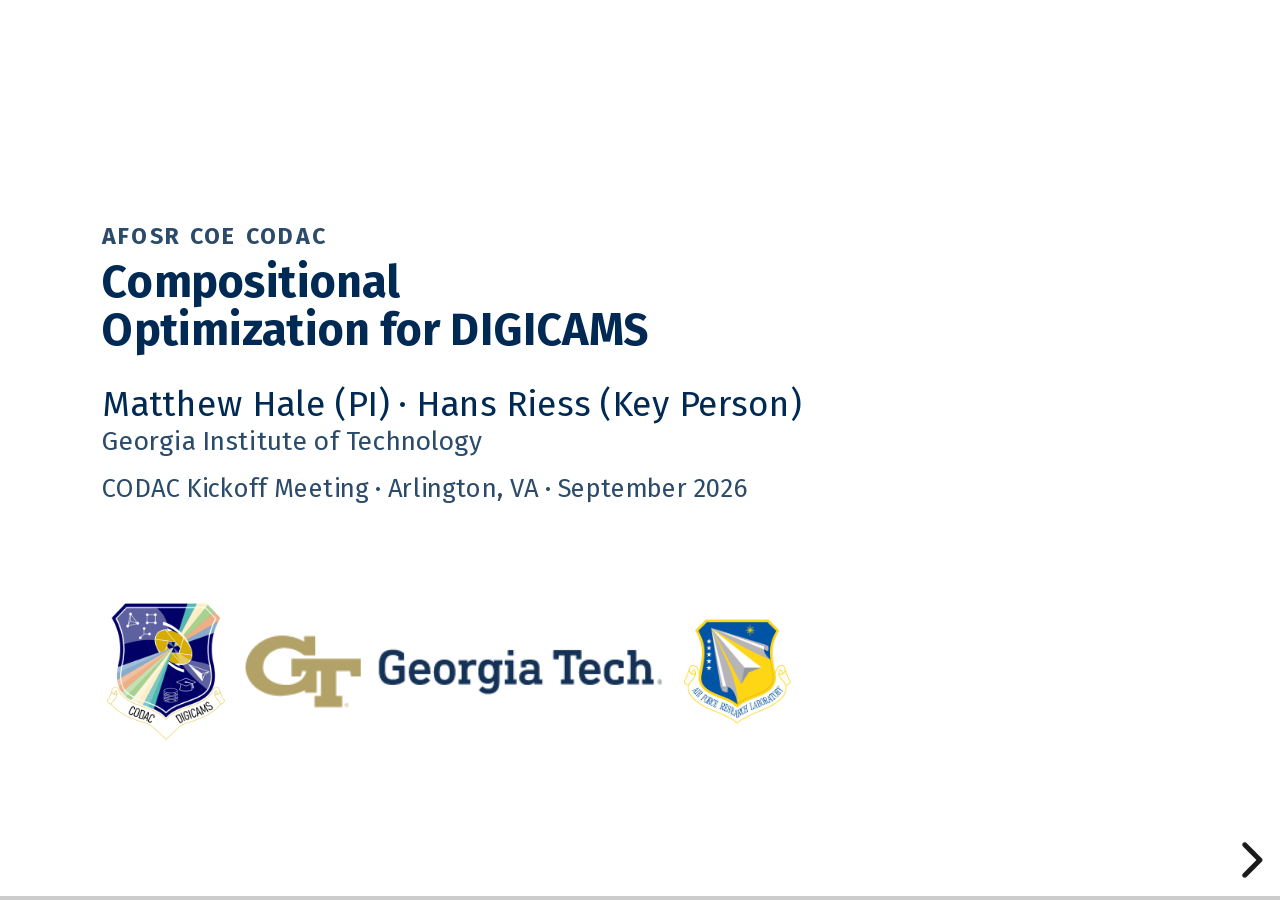
<file: 2026/09/kickoff/riess-compositional-optimization/index.html>
<!doctype html>
<html lang="en">
  <head>
    <meta charset="utf-8">
<title>Compositional Optimization for DIGICAMS — AFOSR COE CODAC</title>

<meta name="author" content="AFOSR COE CODAC">
<meta name="viewport" content="width=device-width, initial-scale=1.0, maximum-scale=1.0, user-scalable=no">

<link rel="stylesheet" href="../../../../reveal-js/dist/reveal.css">
<link rel="stylesheet" href="../../../../vendored/katex-0.16.11/katex.min.css">
<link rel="stylesheet" href="../../../../vendored/fira-sans-2026-09/fira-sans.css">
<link rel="stylesheet" href="../../../../_ds/fairbanks-research-talk-design-system-7193341c-92ad-490d-a789-ef6442329aec/tokens/fonts.css">
<link rel="stylesheet" href="../../../../_ds/fairbanks-research-talk-design-system-7193341c-92ad-490d-a789-ef6442329aec/tokens/colors.css">
<link rel="stylesheet" href="../../../../_ds/fairbanks-research-talk-design-system-7193341c-92ad-490d-a789-ef6442329aec/tokens/typography.css">
<link rel="stylesheet" href="../../../../_ds/fairbanks-research-talk-design-system-7193341c-92ad-490d-a789-ef6442329aec/tokens/spacing.css">
<link rel="stylesheet" href="../../../../_ds/fairbanks-research-talk-design-system-7193341c-92ad-490d-a789-ef6442329aec/tokens/effects.css">
<link rel="stylesheet" href="../../../../_ds/fairbanks-research-talk-design-system-7193341c-92ad-490d-a789-ef6442329aec/styles.css">
<link rel="stylesheet" href="../../../../gatas-talks/talk.css">
<link rel="stylesheet" href="../../../../css/palettes.css">
<link rel="stylesheet" href="../../../../css/site.css">

  </head>
  <body>
    
    <div class="reveal">
      <div class="slides">
<section data-label="1 · Title" data-background-color="#ffffff" class="slide-light">
  <div class="slide-canvas">
    
<div class="title-block">
  <div class="title-kicker">AFOSR COE CODAC</div>
  <div class="title-main">Compositional Optimization for DIGICAMS</div>
  <div class="title-speaker">Matthew Hale (PI) · Hans Riess (Key Person)</div>
  <div class="title-affiliation">Georgia Institute of Technology</div>
  <div class="title-venue">CODAC Kickoff Meeting · Arlington, VA · September 2026</div>
</div>
<div class="title-logos">
  <img src="../../../../assets/brand/codac-digicams-shield.png" alt="CODAC DIGICAMS Shield" style="height:170px">
  <img src="../../../../assets/logos/gatech-logo.png" alt="Georgia Institute of Technology" style="height:90px">
  <img src="../../../../assets/logos/afosr-logo.png" alt="Air Force Office of Scientific Research" style="height:130px">
</div>

  </div>
</section>

<section data-label="2 · DIGICAMS composes decision-making across five research thrusts" data-background-color="#ffffff" class="slide-light">
  <div class="slide-canvas">
    <h1 class="slide-h1">DIGICAMS composes decisions across five thrusts</h1>
    <div class="slide-body"><div class="card tan side" style="font-size:var(--text-lg);line-height:1.25"><b>Center goal:</b> category theory to <em>compose</em> decision-making methods across optimization, dynamics, &amp; control.</div>

<div style="display:grid;grid-template-columns:repeat(5,1fr);gap:20px;margin-top:12px">
  <div class="card tan" style="height:190px"><div style="display:flex;justify-content:space-between;align-items:center;gap:8px"><div class="eyebrow">Thrust 1</div><div style="background:#8F713D;color:#fff;font-size:17px;font-weight:700;padding:2px 9px;border-radius:5px;white-space:nowrap">GT co-lead</div></div><div class="card-head" style="margin-top:8px;font-size:var(--text-md)">Computational Sheaf Theory</div></div>
  <div class="card blue soft" style="height:190px"><div class="eyebrow">Thrust 2</div><div class="card-head" style="margin-top:8px;font-size:var(--text-md)">Learning &amp; Control for Open Systems</div></div>
  <div class="card tan" style="height:190px"><div style="display:flex;justify-content:space-between;align-items:center;gap:8px"><div class="eyebrow">Thrust 3</div><div style="background:#8F713D;color:#fff;font-size:17px;font-weight:700;padding:2px 9px;border-radius:5px;white-space:nowrap">GT lead</div></div><div class="card-head" style="margin-top:8px;font-size:var(--text-md)">Compositional Optimization Algorithms</div></div>
  <div class="card blue soft" style="height:190px"><div class="eyebrow">Thrust 4</div><div class="card-head" style="margin-top:8px;font-size:var(--text-md)">Context-Aware Decisions under Uncertainty</div></div>
  <div class="card blue soft" style="height:190px"><div class="eyebrow">Thrust 5</div><div class="card-head" style="margin-top:8px;font-size:var(--text-md)">Scalable Implementation &amp; Deployment</div></div>
</div>

<div class="ds-columns" style="grid-template-columns:minmax(0, 760fr) minmax(0, 628fr);column-gap:52px;align-items:start;margin-top:24px;font-size:var(--text-lg);line-height:1.3">
<div>
  <div style="font-weight:700">Georgia Tech leads Thrust 3</div>
  <ul style="margin:10px 0 0 1.1em;padding:0">
    <li>asynchronous iterative algorithms on/with sheaves</li>
    <li>mixed-integer programs via structured decompositions</li>
    <li>families of nonconvex functions that compose</li>
  </ul>
</div>
<div>
  <div style="font-weight:700">&hellip; and contributes to other thrusts</div>
  <ul style="margin:10px 0 0 1.1em;padding:0">
    <li>co-leads Thrust 1 (<span style="color:#8F713D;font-weight:600">Riess</span>)</li>
    <li>co-leads Thrusts 2 and 4 (<span style="color:#8F713D;font-weight:600">Hale</span>)</li>
  </ul>
  <div style="font-weight:700;margin-top:18px">&hellip; and collaborates with SCHEMA</div>
  <ul style="margin:10px 0 0 1.1em;padding:0">
    <li><em>this talk</em>: co-design <span class="katex-inline" data-tex="\leftrightarrow">\(\leftrightarrow\)</span> compositional optimization</li>
  </ul>
</div>
</div>
</div>
    <div class="ds-cite">DIGICAMS technical proposal, &sect;2 (thrusts and leads); Georgia Tech statement of work, rev. May 2026 (tasks 3.1, 3.3, 3.4)</div>
    <div class="ds-slide-num">2</div>
  </div>
  <aside class="notes">The center's five research thrusts and where Georgia Tech sits in them. Georgia Tech leads Thrust 3 and contributes to all the thrusts in the grant: optimization, asynchronous iterative algorithms.
</aside>
</section>

<section data-label="3 · Co-Design &amp; Compositional Optimization" class="slide-dark">
  <div class="slide-canvas">
    <div class="ds-part">
  <div class="ds-part-kicker">PART ONE</div>
  <div class="ds-part-title">Co-Design &amp; Compositional Optimization</div>
  <div class="ds-part-rule"></div>
  <div class="ds-part-sub">Enriched profunctors unify two ways of composing decisions</div>
  
<div style="margin-top:22px;display:flex;align-items:flex-start;gap:12px"><div style="flex:0 0 52px;padding-top:34px;font-size:20px;letter-spacing:2px;font-weight:700;opacity:.72">WITH</div>
<div style="flex:0 0 166px;text-align:center"><img src="../../../../assets/photos/hans-riess.jpg" alt="Hans Riess" style="width:88px;height:88px;border-radius:50%;border:2px solid rgb(255 239 207 / .5);box-shadow:0 3px 12px rgb(0 0 0 / .3);object-fit:cover;display:block;margin:0 auto"><div style="margin-top:9px;font-size:19px;line-height:1.15;opacity:.9">Hans Riess</div></div>
<div style="flex:0 0 166px;text-align:center"><img src="../../../../assets/photos/matthew-hale.jpg" alt="Matthew Hale" style="width:88px;height:88px;border-radius:50%;border:2px solid rgb(255 239 207 / .5);box-shadow:0 3px 12px rgb(0 0 0 / .3);object-fit:cover;display:block;margin:0 auto"><div style="margin-top:9px;font-size:19px;line-height:1.15;opacity:.9">Matthew Hale</div></div></div>
</div>
<img class="ds-part-logo" src="../../../../assets/brand/codac-digicams-shield.png" alt="">

    <div class="ds-slide-num">3</div>
  </div>
</section>

<section data-label="4 · Takeaway: enriched profunctors unify co-design and optimization" data-background-color="#ffffff" class="slide-light">
  <div class="slide-canvas">
    <h1 class="slide-h1">Takeaway</h1>
    <div class="slide-body"><figure class="ds-figure sized grow" style="margin-top:8px"><img src="../../../../assets/figures/enriched-profunctors-handshake-meme.jpg" alt="Handshake meme: the arms Monotone Co-Design and Compositional Optimization clasp hands under the label Enriched Profunctors"></figure>
<div class="card tan takeaway-box" style="font-size:var(--text-xl)"><b>Enriched profunctors unify monotone co-design &amp; compositional optimization.</b></div>
</div>
    <div class="ds-cite">[<span class="cite-ours">1</span>] H. Riess, Y. Huang, M. Klawonn, G. Zardini, and M. Hale. <i>IEEE Conference on Decision and Control,</i> 2026, to appear</div>
    <div class="ds-slide-num">4</div>
  </div>
  <aside class="notes">The punchline first. Joint work with Yujun Huang (MIT), Matthew Klawonn (AFRL), Gioele Zardini (MIT), and Matthew Hale.
</aside>
</section>

<section data-label="5 · What is category theory?" data-background-color="#ffffff" class="slide-light">
  <div class="slide-canvas">
    <h1 class="slide-h1">What is category theory?</h1>
    <div class="slide-body"><div class="ds-columns" style="grid-template-columns:minmax(0, 640fr) minmax(0, 620fr);column-gap:80px;align-items:start;margin-left:72px">
<figure class="ds-figure sized" style="height:696px;"><img src="../../../../assets/figures/mad-libs-space-shuttle-template.png" alt="A blank Mad Libs page, The Space Shuttle, with blanks for nouns, verbs and adjectives"></figure>
<div class="text-2xl" style="margin-top:188px;max-width:620px;line-height:1.25;color:var(--navy)">
  Category theory is <b>Mad Libs</b>:<br>a template whose blanks an instance fills in.</div>
</div>
</div>
    <div class="ds-cite">Analogy due to Tai-Danae Bradley</div>
    <div class="ds-slide-num">5</div>
  </div>
  <aside class="notes">Follows the title slide's punchline: category theory is Mad Libs. A blank Mad Libs page is the template whose blanks get filled in by an instance.
</aside>
</section>

<section data-label="6 · Co-design &amp; compositional optimization are decompositional" data-background-color="#ffffff" class="slide-light">
  <div class="slide-canvas">
    <h1 class="slide-h1 long">Co-design &amp; compositional optimization are decompositional</h1>
    <div class="slide-body"><div class="ds-columns grow" style="grid-template-columns:repeat(2, minmax(0, 1fr));column-gap:40px;align-items:stretch;grid-template-rows:minmax(0,1fr)">
  <div class="card tan" style="display:flex;flex-direction:column;min-height:0">
    <div class="card-head">Monotone co-design</div>
    <div class="text-xs slate" style="margin-top:-6px">Censi; Zardini; et al.</div>
    <div class="text-md" style="margin-top:14px;font-style:italic;text-align:center;line-height:1.3">Design a system with the minimal resources required to achieve a desired effect.</div>
    <ul class="text-md" style="margin:14px 0 0 1.1em;padding:0;line-height:1.35">
      <li><b>design time</b></li><li>discrete design choices</li><li>decompose a <b>system</b> into components</li></ul>
    <div class="text-sm slate" style="margin-top:12px">Example: designing an unmanned aerial system (UAS)</div>
    <img src="../../../../assets/figures/uas-co-design-wiring-diagram.svg" alt="Co-design wiring diagram of an unmanned aerial system: task management, perception, actuation and battery components wired by resources and functionalities" style="flex:1;min-height:0;width:100%;object-fit:contain;margin-top:8px">
  </div>
  <div class="card blue" style="display:flex;flex-direction:column;min-height:0">
    <div class="card-head">Compositional optimization</div>
    <div class="text-xs slate" style="margin-top:-6px">Rockafellar; Hanks, Fairbanks, Hale, Klawonn, Riess; et al.</div>
    <div class="text-md" style="margin-top:14px;font-style:italic;text-align:center;line-height:1.3">Solve a large optimization problem by solving small problems on its pieces.</div>
    <ul class="text-md" style="margin:14px 0 0 1.1em;padding:0;line-height:1.35">
      <li><b>run time</b></li><li>continuous decision variables</li><li>decompose a <b>program</b> into levels &amp; stages</li></ul>
    <div class="text-sm slate" style="margin-top:12px">Example: model predictive control (MPC)</div>
    <img src="../../../../assets/figures/mpc-multistage-string-diagram.svg" alt="String diagram of model predictive control: stage boxes G with control inputs U, chained by states X from an initial state to a terminal cost" style="flex:1;min-height:0;width:100%;object-fit:contain;margin-top:8px">
  </div>
</div>
</div>
    <div class="ds-cite">[2] A. Censi. arXiv:1512.08055, 2016<span class="ds-cite-more"> &middot; [3, 4, <span class="cite-ours">5</span>]</span></div>
    <div class="ds-slide-num">6</div>
  </div>
</section>

<section data-label="7 · Both fields draw their problems as wiring diagrams" data-background-color="#ffffff" class="slide-light">
  <div class="slide-canvas">
    <h1 class="slide-h1 long">Both fields draw their problems as wiring diagrams</h1>
    <div class="slide-body"><div class="ds-columns" style="grid-template-columns:minmax(0, 880fr) minmax(0, 520fr);column-gap:40px;align-items:start;row-gap:30px">
<figure class="ds-figure sized" style="height:250px;"><img src="../../../../assets/figures/uas-co-design-wiring-diagram.svg" alt="Co-design wiring diagram of an unmanned aerial system"></figure>
<div class="text-sm" style="color:var(--navy)">
  <div class="text-md" style="margin-bottom:8px"><b>A system:</b> monotone co-design</div>
  <table style="border-collapse:collapse"><tbody>
    <tr><td style="font-weight:700;padding:3px 14px 3px 0;vertical-align:top">box</td><td>a component, i.e. a design problem <span class="katex-inline" data-tex="d">\(d\)</span></td></tr>
    <tr><td style="font-weight:700;padding:3px 14px 3px 0;vertical-align:top">wire</td><td>a <span style="color:#D90368">resource</span> or <span style="color:#066034">functionality</span>: ordered</td></tr>
    <tr><td style="font-weight:700;padding:3px 14px 3px 0;vertical-align:top">value</td><td><span class="katex-inline" data-tex="d(r,f)\in\mathsf{Bool}">\(d(r,f)\in\mathsf{Bool}\)</span>: can <span class="katex-inline" data-tex="r">\(r\)</span> provide <span class="katex-inline" data-tex="f">\(f\)</span>?</td></tr>
    <tr><td style="font-weight:700;padding:3px 14px 3px 0;vertical-align:top;white-space:nowrap">internal wire</td><td><em>some</em> feasible <span class="katex-inline" data-tex="m">\(m\)</span>: <span class="katex-inline" data-tex="{\color{#048A81}\bigvee_m}">\({\color{#048A81}\bigvee_m}\)</span></td></tr>
  </tbody></table>
</div>
<figure class="ds-figure sized" style="height:170px;"><img src="../../../../assets/figures/periodic-mpc-wiring-diagram.svg" alt="Multistage optimal control as a wiring diagram: stage subproblems G_0 to G_{N-1} chained by states x_k, with a long-range wire closing x_N = x_0 for one gait cycle"></figure>
<div class="text-sm" style="color:var(--navy)">
  <div class="text-md" style="margin-bottom:8px"><b>A program:</b> compositional optimization</div>
  <table style="border-collapse:collapse"><tbody>
    <tr><td style="font-weight:700;padding:3px 14px 3px 0;vertical-align:top">box</td><td>a subproblem: one stage <span class="katex-inline" data-tex="G_k">\(G_k\)</span> per timestep</td></tr>
    <tr><td style="font-weight:700;padding:3px 14px 3px 0;vertical-align:top">wire</td><td>a decision variable or state: <span class="katex-inline" data-tex="\mathbb{R}^n">\(\mathbb{R}^n\)</span></td></tr>
    <tr><td style="font-weight:700;padding:3px 14px 3px 0;vertical-align:top">value</td><td><span class="katex-inline" data-tex="G_k(x_k,x_{k&#43;1})\in[0,\infty]">\(G_k(x_k,x_{k+1})\in[0,\infty]\)</span>: cost</td></tr>
    <tr><td style="font-weight:700;padding:3px 14px 3px 0;vertical-align:top;white-space:nowrap">internal wire</td><td>optimal <span class="katex-inline" data-tex="x_k">\(x_k\)</span>: <span class="katex-inline" data-tex="{\color{#048A81}\inf_{x_k}}">\({\color{#048A81}\inf_{x_k}}\)</span></td></tr>
  </tbody></table>
</div>
</div>
<div class="card tan takeaway-box" style="font-size:var(--text-xl)">The <b>wiring diagram</b> is the specification language.</div>
</div>
    <div class="ds-cite">[<span class="cite-ours">1</span>] H. Riess, Y. Huang, M. Klawonn, G. Zardini, and M. Hale. <i>IEEE Conference on Decision and Control,</i> 2026, to appear<span class="ds-cite-more"> &middot; [<span class="cite-ours">5</span>] &middot; UAS, top; MPC, bottom</span></div>
    <div class="ds-slide-num">7</div>
  </div>
  <aside class="notes">Each picture is paired with a legend: what a box, a wire, and a box's value mean in that language. The last legend line (internal wires) is the join, colored as on the next slide, where it becomes the whole story.
</aside>
</section>

<section data-label="8 · Series composition has the same shape in both fields" data-background-color="#ffffff" class="slide-light">
  <div class="slide-canvas">
    <h1 class="slide-h1 long">Series composition has the same shape in both fields</h1>
    <div class="slide-body"><div class="ds-columns" style="grid-template-columns:repeat(2, minmax(0, 1fr));column-gap:40px;align-items:start;">
  <div class="card tan" style="height:330px">
    <div class="card-head">Monotone co-design</div>
    <div class="text-sm slate">feasibility relations from <span style="color:#D90368">resources</span> to <span style="color:#066034">functionalities</span></div>
    <img src="../../../../assets/figures/series-composition-design-problems.svg" alt="Series composition of design problems d_1 and d_2 through an intermediate M, from R to F" style="display:block;margin:14px auto 0;height:80px">
    <div class="ds-math-block" data-tex="(d_1;d_2)(r,f) \;=\; {\color{#048A81}\textstyle\bigvee_{m\in\mathsf{M}}}\; d_1(r,m)\;{\color{#660064}\wedge}\; d_2(m,f)" style="font-size:30px">\[ (d_1;d_2)(r,f) \;=\; {\color{#048A81}\textstyle\bigvee_{m\in\mathsf{M}}}\; d_1(r,m)\;{\color{#660064}\wedge}\; d_2(m,f) \]</div>
    <div class="text-sm" style="text-align:center">&ldquo;<span style="color:#048A81">some</span> intermediate <span class="katex-inline" data-tex="m">\(m\)</span> is feasible from <span class="katex-inline" data-tex="r">\(r\)</span> <span style="color:#660064">and</span> provides <span class="katex-inline" data-tex="f">\(f\)</span>&rdquo;</div>
  </div>
  <div class="card blue" style="height:330px">
    <div class="card-head">Compositional optimization</div>
    <div class="text-sm slate">bifunctions from <span style="color:#D90368">perturbations</span> to <span style="color:#066034">decisions</span></div>
    <img src="../../../../assets/figures/series-composition-bifunctions.svg" alt="Series composition of bifunctions F and G through an intermediate Y, from X to Z" style="display:block;margin:14px auto 0;height:80px">
    <div class="ds-math-block" data-tex="(F;G)(x,z) \;=\; {\color{#048A81}\textstyle\inf_{y\in Y}}\; F(x,y)\;{\color{#660064}&#43;}\; G(y,z)" style="font-size:30px">\[ (F;G)(x,z) \;=\; {\color{#048A81}\textstyle\inf_{y\in Y}}\; F(x,y)\;{\color{#660064}&#43;}\; G(y,z) \]</div>
    <div class="text-sm" style="text-align:center">&ldquo;the <span style="color:#048A81">best</span> intermediate <span class="katex-inline" data-tex="y">\(y\)</span>: stage cost <span style="color:#660064">plus</span> stage cost&rdquo;</div>
  </div>
</div>
<div class="ds-columns" style="grid-template-columns:repeat(2, minmax(0, 1fr));column-gap:40px;align-items:start;margin-top:40px;text-align:center;color:var(--navy)">
  <div><div class="ds-math-block" data-tex="{\color{#048A81}\bigvee} \;\longmapsto\; {\color{#048A81}\inf}" style="font-size:34px;margin:0">\[ {\color{#048A81}\bigvee} \;\longmapsto\; {\color{#048A81}\inf} \]</div><div class="text-sm slate">&ldquo;or&rdquo;: choose the best alternative</div></div>
  <div><div class="ds-math-block" data-tex="{\color{#660064}\wedge} \;\longmapsto\; {\color{#660064}&#43;}" style="font-size:34px;margin:0">\[ {\color{#660064}\wedge} \;\longmapsto\; {\color{#660064}&#43;} \]</div><div class="text-sm slate">&ldquo;and&rdquo;: require both at once</div></div>
</div>
<div class="card tan takeaway-box" style="font-size:var(--text-xl)"><b>Mad Libs</b>: <span class="katex-inline" data-tex="\mathsf{Bool}=({\color{#048A81}\vee},{\color{#660064}\wedge})">\(\mathsf{Bool}=({\color{#048A81}\vee},{\color{#660064}\wedge})\)</span> or <span class="katex-inline" data-tex="\mathsf{Cost}=({\color{#048A81}\inf},{\color{#660064}&#43;})">\(\mathsf{Cost}=({\color{#048A81}\inf},{\color{#660064}+})\)</span>.</div>
</div>
    <div class="ds-slide-num">8</div>
  </div>
  <aside class="notes">The same series law in both fields, with the arithmetic colored by role: the join ("best intermediate") in teal, the product ("both stages") in purple. Later slides keep the pairing.
</aside>
</section>

<section data-label="9 · A quantale is a set of truth values we can choose among and combine" data-background-color="#ffffff" class="slide-light">
  <div class="slide-canvas">
    <h1 class="slide-h1 long">Quantales: truth values to choose among and combine</h1>
    <div class="slide-body"><div class="card tan side" style="font-size:var(--text-lg);line-height:1.25"><b>Big idea.</b> To compose problems we need only two operations on their values.</div>
<div>
<div class="text-lg" style="font-weight:700;color:var(--navy)">Reading a quantale</div>
<div class="ds-columns" style="grid-template-columns:repeat(2, minmax(0, 1fr));column-gap:40px;align-items:start;margin-top:10px;font-size:var(--text-md);line-height:1.5;color:var(--navy)">
  <ul style="margin:0 0 0 1.1em;padding:0">
    <li><span class="katex-inline" data-tex="p\sqsubseteq q">\(p\sqsubseteq q\)</span>: <span class="katex-inline" data-tex="q">\(q\)</span> is <b>at least as good as</b> <span class="katex-inline" data-tex="p">\(p\)</span></li>
    <li><span class="katex-inline" data-tex="{\color{#048A81}\bigsqcup_i}\, q_i">\({\color{#048A81}\bigsqcup_i}\, q_i\)</span>: the <b>best alternative</b> <span style="color:#048A81">&ldquo;or&rdquo;</span></li>
    <li><span class="katex-inline" data-tex="p\,{\color{#660064}\odot}\, q">\(p\,{\color{#660064}\odot}\, q\)</span>: achieving <b>both</b> <span style="color:#660064">&ldquo;and&rdquo;</span></li>
  </ul>
  <ul style="margin:0 0 0 1.1em;padding:0">
    <li><span class="katex-inline" data-tex="e">\(e\)</span>: <b>free</b>, requires nothing</li>
    <li><span class="katex-inline" data-tex="\bot={\color{#048A81}\bigsqcup}\emptyset">\(\bot={\color{#048A81}\bigsqcup}\emptyset\)</span>: <b>unachievable</b></li>
    <li><span class="katex-inline" data-tex="[p,q]">\([p,q]\)</span>: how far <span class="katex-inline" data-tex="p">\(p\)</span> <b>implies</b> <span class="katex-inline" data-tex="q">\(q\)</span></li>
  </ul>
</div>
</div>
<div class="card blue" style="margin-top:44px">
  <div class="ds-theorem-block block" style="font-size:var(--text-md);line-height:1.4"><div class="theorem-head">Definition (quantale)</div><div class="theorem-body">A <b>quantale</b> <span class="katex-inline" data-tex="\mathsf{Q}=(Q,\sqsubseteq,{\color{#660064}\odot},e)">\(\mathsf{Q}=(Q,\sqsubseteq,{\color{#660064}\odot},e)\)</span> is a complete lattice (every subset has a join <span class="katex-inline" data-tex="{\color{#048A81}\bigsqcup}">\({\color{#048A81}\bigsqcup}\)</span>) with a commutative monoid <span class="katex-inline" data-tex="(Q,{\color{#660064}\odot},e)">\((Q,{\color{#660064}\odot},e)\)</span> whose product distributes over all joins:
  <div class="ds-math-block" data-tex="p\,{\color{#660064}\odot}\,{\color{#048A81}\textstyle\bigsqcup_{i}}\,q_i \;=\; {\color{#048A81}\textstyle\bigsqcup_{i}}\,(p\,{\color{#660064}\odot}\, q_i)." style="font-size:30px;font-style:normal">\[ p\,{\color{#660064}\odot}\,{\color{#048A81}\textstyle\bigsqcup_{i}}\,q_i \;=\; {\color{#048A81}\textstyle\bigsqcup_{i}}\,(p\,{\color{#660064}\odot}\, q_i). \]</div>
  Its <b>internal hom</b> <span class="katex-inline" data-tex="[p,q]={\color{#048A81}\bigsqcup}\{\,r : p\,{\color{#660064}\odot}\, r\sqsubseteq q\,\}">\([p,q]={\color{#048A81}\bigsqcup}\{\,r : p\,{\color{#660064}\odot}\, r\sqsubseteq q\,\}\)</span> is the largest <span class="katex-inline" data-tex="r">\(r\)</span> with <span class="katex-inline" data-tex="p\,{\color{#660064}\odot}\, r\sqsubseteq q">\(p\,{\color{#660064}\odot}\, r\sqsubseteq q\)</span>: <span class="katex-inline" data-tex="r\sqsubseteq [p,q]\iff p\,{\color{#660064}\odot}\, r\sqsubseteq q">\(r\sqsubseteq [p,q]\iff p\,{\color{#660064}\odot}\, r\sqsubseteq q\)</span>.</div></div>
</div>
</div>
    <div class="ds-cite">[6] C. J. Mulvey. <i>Rendiconti del Circolo Matematico di Palermo, Supplemento,</i> 12:99–104, 1986<span class="ds-cite-more"> &middot; [7, 8] &middot; Why not [&minus;&infin;, &infin;]? An objective bounded below can be shifted into [0, &infin;].</span></div>
    <div class="ds-slide-num">9</div>
  </div>
  <aside class="notes">Big idea on top, intuition in the middle, the formal definition and the internal hom at the bottom. Only generic readings here; the next slide spells out every piece for Bool and Cost side by side. Cost, not the extended reals: an objective that is bounded below can be shifted to take values in [0, &infin;], so Cost is enough.
</aside>
</section>

<section data-label="10 · Example: Bool versus Cost quantales" data-background-color="#ffffff" class="slide-light">
  <div class="slide-canvas">
    <h1 class="slide-h1">Example: Bool versus Cost quantales</h1>
    <div class="slide-body"><div class="ds-columns" style="grid-template-columns:minmax(0, 860fr) minmax(0, 528fr);column-gap:52px;align-items:start;">
<table class="ds-table" style="width:100%;margin-top:8px;font-size:var(--text-sm);line-height:1.25">
  <thead><tr>
    <th style="padding:10px 12px;text-align:left"></th>
    <th style="padding:10px 12px;text-align:left"><span class="katex-inline" data-tex="\mathsf{Bool}">\(\mathsf{Bool}\)</span>: feasibility</th>
    <th style="padding:10px 12px;text-align:left"><span class="katex-inline" data-tex="\mathsf{Cost}">\(\mathsf{Cost}\)</span>: cost</th></tr></thead>
  <tbody>
    <tr style="border-bottom:1px solid var(--line)"><td style="padding:9px 12px">values <span class="katex-inline" data-tex="Q">\(Q\)</span></td><td style="padding:9px 12px"><span class="katex-inline" data-tex="\{\bot,\top\}">\(\{\bot,\top\}\)</span></td><td style="padding:9px 12px"><span class="katex-inline" data-tex="[0,\infty]">\([0,\infty]\)</span></td></tr>
    <tr style="border-bottom:1px solid var(--line)"><td style="padding:9px 12px">order <span class="katex-inline" data-tex="p\sqsubseteq q">\(p\sqsubseteq q\)</span></td><td style="padding:9px 12px"><span class="katex-inline" data-tex="p\Rightarrow q">\(p\Rightarrow q\)</span></td><td style="padding:9px 12px"><span class="katex-inline" data-tex="p\geq q">\(p\geq q\)</span> <span class="text-xs slate">(cheaper is better)</span></td></tr>
    <tr style="border-bottom:1px solid var(--line)"><td style="padding:9px 12px">join <span class="katex-inline" data-tex="{\color{#048A81}\bigsqcup}">\({\color{#048A81}\bigsqcup}\)</span> <span class="text-xs slate">or</span></td><td style="padding:9px 12px"><span class="katex-inline" data-tex="{\color{#048A81}\vee}">\({\color{#048A81}\vee}\)</span></td><td style="padding:9px 12px"><span class="katex-inline" data-tex="{\color{#048A81}\inf}">\({\color{#048A81}\inf}\)</span></td></tr>
    <tr style="border-bottom:1px solid var(--line)"><td style="padding:9px 12px">product <span class="katex-inline" data-tex="{\color{#660064}\odot}">\({\color{#660064}\odot}\)</span> <span class="text-xs slate">and</span></td><td style="padding:9px 12px"><span class="katex-inline" data-tex="{\color{#660064}\wedge}">\({\color{#660064}\wedge}\)</span></td><td style="padding:9px 12px"><span class="katex-inline" data-tex="{\color{#660064}&#43;}">\({\color{#660064}+}\)</span> <span class="text-xs slate">(costs add)</span></td></tr>
    <tr style="border-bottom:1px solid var(--line)"><td style="padding:9px 12px">unit <span class="katex-inline" data-tex="e">\(e\)</span> <span class="text-xs slate">free</span></td><td style="padding:9px 12px"><span class="katex-inline" data-tex="\top">\(\top\)</span></td><td style="padding:9px 12px"><span class="katex-inline" data-tex="0">\(0\)</span></td></tr>
    <tr style="border-bottom:1px solid var(--line)"><td style="padding:9px 12px">bottom <span class="katex-inline" data-tex="\bot">\(\bot\)</span> <span class="text-xs slate">impossible</span></td><td style="padding:9px 12px"><span class="katex-inline" data-tex="\bot">\(\bot\)</span></td><td style="padding:9px 12px"><span class="katex-inline" data-tex="\infty">\(\infty\)</span></td></tr>
    <tr style="border-bottom:1px solid var(--line)"><td style="padding:9px 12px">distributivity</td><td style="padding:9px 12px"><span class="katex-inline" data-tex="p{\color{#660064}\wedge}{\color{#048A81}\bigvee_i} q_i={\color{#048A81}\bigvee_i}(p{\color{#660064}\wedge} q_i)">\(p{\color{#660064}\wedge}{\color{#048A81}\bigvee_i} q_i={\color{#048A81}\bigvee_i}(p{\color{#660064}\wedge} q_i)\)</span></td><td style="padding:9px 12px"><span class="katex-inline" data-tex="p{\color{#660064}&#43;}{\color{#048A81}\inf_i} q_i={\color{#048A81}\inf_i}(p{\color{#660064}&#43;}q_i)">\(p{\color{#660064}+}{\color{#048A81}\inf_i} q_i={\color{#048A81}\inf_i}(p{\color{#660064}+}q_i)\)</span></td></tr>
    <tr><td style="padding:9px 12px">internal hom <span class="katex-inline" data-tex="[p,q]">\([p,q]\)</span></td><td style="padding:9px 12px"><span class="katex-inline" data-tex="p\Rightarrow q">\(p\Rightarrow q\)</span><br><span class="text-xs slate">implication</span></td><td style="padding:9px 12px"><span class="katex-inline" data-tex="(q-p)_&#43;">\((q-p)_+\)</span><br><span class="text-xs slate">how much more <span class="katex-inline" data-tex="q">\(q\)</span> costs than <span class="katex-inline" data-tex="p">\(p\)</span></span></td></tr>
  </tbody>
</table>
<div class="ds-column">
<div class="text-md" style="font-weight:700;color:var(--navy)">A layered control architecture</div>
<figure class="ds-figure sized" style="height:520px;"><img src="../../../../assets/figures/layered-control-architecture-quantales.svg" alt="Layered control architecture: decision layer tagged Bool (logic, monotone co-design), planning layer tagged Cost (optimal control, compositional optimization), feedback layer tagged with a question mark; timescale runs slow to fast downward"></figure>
</div>
</div>
</div>
    <div class="ds-cite">[9] N. Matni, A. D. Ames, and J. C. Doyle. <i>IEEE Control Systems Magazine,</i> 2024<span class="ds-cite-more"> &middot; layered control architectures</span></div>
    <div class="ds-slide-num">10</div>
  </div>
  <aside class="notes">The whole quantale structure, Bool on the left and Cost on the right, including the internal hom. Beside it, a layered control architecture: the decision layer poses problems in Bool, the planning layer in Cost, and the feedback layer is an open question.
</aside>
</section>

<section data-label="11 · Quantales are everywhere engineers evaluate designs" data-background-color="#ffffff" class="slide-light">
  <div class="slide-canvas">
    <h1 class="slide-h1 long">Quantales are everywhere engineers evaluate designs</h1>
    <div class="slide-body"><table class="ds-table" style="width:100%;font-size:var(--text-xs);line-height:1.15">
  <thead><tr><th style="padding:7px 10px;text-align:left"></th><th style="padding:7px 10px;text-align:left">values <span class="katex-inline" data-tex="Q">\(Q\)</span></th><th style="padding:7px 10px;text-align:left">order <span class="katex-inline" data-tex="\sqsubseteq">\(\sqsubseteq\)</span></th><th style="padding:7px 10px;text-align:left">join <span class="katex-inline" data-tex="{\color{#048A81}\bigsqcup}">\({\color{#048A81}\bigsqcup}\)</span></th><th style="padding:7px 10px;text-align:left">product <span class="katex-inline" data-tex="{\color{#660064}\odot}">\({\color{#660064}\odot}\)</span></th><th style="padding:7px 10px;text-align:left">unit <span class="katex-inline" data-tex="e">\(e\)</span></th><th style="padding:7px 10px;text-align:left">measures</th></tr></thead>
  <tbody>
    <tr style="background:rgb(190 155 105 / .16)"><td style="padding:5px 10px"><span class="katex-inline" data-tex="\mathsf{Bool}">\(\mathsf{Bool}\)</span></td><td style="padding:5px 10px"><span class="katex-inline" data-tex="\{\bot,\top\}">\(\{\bot,\top\}\)</span></td><td style="padding:5px 10px"><span class="katex-inline" data-tex="\bot\sqsubseteq\top">\(\bot\sqsubseteq\top\)</span></td><td style="padding:5px 10px"><span class="katex-inline" data-tex="{\color{#048A81}\vee}">\({\color{#048A81}\vee}\)</span></td><td style="padding:5px 10px"><span class="katex-inline" data-tex="{\color{#660064}\wedge}">\({\color{#660064}\wedge}\)</span></td><td style="padding:5px 10px"><span class="katex-inline" data-tex="\top">\(\top\)</span></td><td style="padding:5px 10px">feasibility</td></tr>
    <tr style="background:rgb(190 155 105 / .16)"><td style="padding:5px 10px"><span class="katex-inline" data-tex="\mathsf{Cost}">\(\mathsf{Cost}\)</span></td><td style="padding:5px 10px"><span class="katex-inline" data-tex="[0,\infty]">\([0,\infty]\)</span></td><td style="padding:5px 10px"><span class="katex-inline" data-tex="\geq">\(\geq\)</span></td><td style="padding:5px 10px"><span class="katex-inline" data-tex="{\color{#048A81}\inf}">\({\color{#048A81}\inf}\)</span></td><td style="padding:5px 10px"><span class="katex-inline" data-tex="{\color{#660064}&#43;}">\({\color{#660064}+}\)</span></td><td style="padding:5px 10px"><span class="katex-inline" data-tex="0">\(0\)</span></td><td style="padding:5px 10px">money, energy, time</td></tr>
    <tr style="border-top:1px solid var(--line)"><td style="padding:5px 10px"><span class="katex-inline" data-tex="\overline{\mathbb{N}}">\(\overline{\mathbb{N}}\)</span></td><td style="padding:5px 10px"><span class="katex-inline" data-tex="\mathbb{N}\cup\{\infty\}">\(\mathbb{N}\cup\{\infty\}\)</span></td><td style="padding:5px 10px"><span class="katex-inline" data-tex="\geq">\(\geq\)</span></td><td style="padding:5px 10px"><span class="katex-inline" data-tex="{\color{#048A81}\inf}">\({\color{#048A81}\inf}\)</span></td><td style="padding:5px 10px"><span class="katex-inline" data-tex="{\color{#660064}&#43;}">\({\color{#660064}+}\)</span></td><td style="padding:5px 10px"><span class="katex-inline" data-tex="0">\(0\)</span></td><td style="padding:5px 10px">missed deliveries</td></tr>
    <tr><td style="padding:5px 10px"><span class="katex-inline" data-tex="\mathsf{Cap}">\(\mathsf{Cap}\)</span></td><td style="padding:5px 10px"><span class="katex-inline" data-tex="[0,\infty]">\([0,\infty]\)</span></td><td style="padding:5px 10px"><span class="katex-inline" data-tex="\leq">\(\leq\)</span></td><td style="padding:5px 10px"><span class="katex-inline" data-tex="{\color{#048A81}\sup}">\({\color{#048A81}\sup}\)</span></td><td style="padding:5px 10px"><span class="katex-inline" data-tex="{\color{#660064}\min}">\({\color{#660064}\min}\)</span></td><td style="padding:5px 10px"><span class="katex-inline" data-tex="\infty">\(\infty\)</span></td><td style="padding:5px 10px">bandwidth, throughput</td></tr>
    <tr style="border-top:1px solid var(--line)"><td style="padding:5px 10px"><span class="katex-inline" data-tex="\mathsf{Fuzz}_{\text{G}}">\(\mathsf{Fuzz}_{\text{G}}\)</span></td><td style="padding:5px 10px"><span class="katex-inline" data-tex="[0,1]">\([0,1]\)</span></td><td style="padding:5px 10px"><span class="katex-inline" data-tex="\leq">\(\leq\)</span></td><td style="padding:5px 10px"><span class="katex-inline" data-tex="{\color{#048A81}\sup}">\({\color{#048A81}\sup}\)</span></td><td style="padding:5px 10px"><span class="katex-inline" data-tex="{\color{#660064}p\,q}">\({\color{#660064}p\,q}\)</span></td><td style="padding:5px 10px"><span class="katex-inline" data-tex="1">\(1\)</span></td><td style="padding:5px 10px">reliability</td></tr>
    <tr><td style="padding:5px 10px"><span class="katex-inline" data-tex="\mathsf{Fuzz}_{\text{Ł}}">\(\mathsf{Fuzz}_{\text{Ł}}\)</span></td><td style="padding:5px 10px"><span class="katex-inline" data-tex="[0,1]">\([0,1]\)</span></td><td style="padding:5px 10px"><span class="katex-inline" data-tex="\leq">\(\leq\)</span></td><td style="padding:5px 10px"><span class="katex-inline" data-tex="{\color{#048A81}\sup}">\({\color{#048A81}\sup}\)</span></td><td style="padding:5px 10px"><span class="katex-inline" data-tex="{\color{#660064}\max\{0,p&#43;q-1\}}">\({\color{#660064}\max\{0,p+q-1\}}\)</span></td><td style="padding:5px 10px"><span class="katex-inline" data-tex="1">\(1\)</span></td><td style="padding:5px 10px">confidence</td></tr>
    <tr><td style="padding:5px 10px"><span class="katex-inline" data-tex="\mathsf{Fuzz}_{\text{Gödel}}">\(\mathsf{Fuzz}_{\text{Gödel}}\)</span></td><td style="padding:5px 10px"><span class="katex-inline" data-tex="[0,1]">\([0,1]\)</span></td><td style="padding:5px 10px"><span class="katex-inline" data-tex="\leq">\(\leq\)</span></td><td style="padding:5px 10px"><span class="katex-inline" data-tex="{\color{#048A81}\sup}">\({\color{#048A81}\sup}\)</span></td><td style="padding:5px 10px"><span class="katex-inline" data-tex="{\color{#660064}\min}">\({\color{#660064}\min}\)</span></td><td style="padding:5px 10px"><span class="katex-inline" data-tex="1">\(1\)</span></td><td style="padding:5px 10px">confidence</td></tr>
    <tr style="border-top:1px solid var(--line)"><td style="padding:5px 10px"><span class="katex-inline" data-tex="\mathcal{P}(I)">\(\mathcal{P}(I)\)</span></td><td style="padding:5px 10px"><span class="katex-inline" data-tex="\text{subsets of }I">\(\text{subsets of }I\)</span></td><td style="padding:5px 10px"><span class="katex-inline" data-tex="\subseteq">\(\subseteq\)</span></td><td style="padding:5px 10px"><span class="katex-inline" data-tex="{\color{#048A81}\cup}">\({\color{#048A81}\cup}\)</span></td><td style="padding:5px 10px"><span class="katex-inline" data-tex="{\color{#660064}\cap}">\({\color{#660064}\cap}\)</span></td><td style="padding:5px 10px"><span class="katex-inline" data-tex="I">\(I\)</span></td><td style="padding:5px 10px">working implementations</td></tr>
    <tr><td style="padding:5px 10px"><span class="katex-inline" data-tex="\mathsf{Open}(X)">\(\mathsf{Open}(X)\)</span></td><td style="padding:5px 10px"><span class="katex-inline" data-tex="\text{open sets of }X">\(\text{open sets of }X\)</span></td><td style="padding:5px 10px"><span class="katex-inline" data-tex="\subseteq">\(\subseteq\)</span></td><td style="padding:5px 10px"><span class="katex-inline" data-tex="{\color{#048A81}\cup}">\({\color{#048A81}\cup}\)</span></td><td style="padding:5px 10px"><span class="katex-inline" data-tex="{\color{#660064}\cap}">\({\color{#660064}\cap}\)</span></td><td style="padding:5px 10px"><span class="katex-inline" data-tex="X">\(X\)</span></td><td style="padding:5px 10px">where a property holds</td></tr>
    <tr><td style="padding:5px 10px"><span class="katex-inline" data-tex="\mathsf{Con}(\Sigma)">\(\mathsf{Con}(\Sigma)\)</span></td><td style="padding:5px 10px"><span class="katex-inline" data-tex="\text{contracts }(A,G)">\(\text{contracts }(A,G)\)</span></td><td style="padding:5px 10px"><span class="katex-inline" data-tex="\text{refinement}">\(\text{refinement}\)</span></td><td style="padding:5px 10px"><span class="katex-inline" data-tex="{\color{#048A81}(\cap,\cup)}">\({\color{#048A81}(\cap,\cup)}\)</span></td><td style="padding:5px 10px"><span class="katex-inline" data-tex="{\color{#660064}\parallel}">\({\color{#660064}\parallel}\)</span></td><td style="padding:5px 10px"><span class="katex-inline" data-tex="(\Sigma,\Sigma)">\((\Sigma,\Sigma)\)</span></td><td style="padding:5px 10px">assume/guarantee specs</td></tr>
    <tr><td style="padding:5px 10px"><span class="katex-inline" data-tex="\mathsf{Q}^{I},\ \mathsf{Q}_1\times\mathsf{Q}_2">\(\mathsf{Q}^{I},\ \mathsf{Q}_1\times\mathsf{Q}_2\)</span></td><td style="padding:5px 10px"><span class="katex-inline" data-tex="\text{tuples}">\(\text{tuples}\)</span></td><td style="padding:5px 10px"><span class="katex-inline" data-tex="\text{pointwise}">\(\text{pointwise}\)</span></td><td style="padding:5px 10px"><span class="katex-inline" data-tex="\text{pointwise}">\(\text{pointwise}\)</span></td><td style="padding:5px 10px"><span class="katex-inline" data-tex="\text{pointwise}">\(\text{pointwise}\)</span></td><td style="padding:5px 10px"><span class="katex-inline" data-tex="(e,\dots,e)">\((e,\dots,e)\)</span></td><td style="padding:5px 10px">many criteria at once</td></tr>
    <tr style="border-top:1px solid var(--line)"><td style="padding:5px 10px"><span class="katex-inline" data-tex="\mathsf{Mat}_n(\mathsf{Q})">\(\mathsf{Mat}_n(\mathsf{Q})\)</span></td><td style="padding:5px 10px"><span class="katex-inline" data-tex="n\times n\text{ over }\mathsf{Q}">\(n\times n\text{ over }\mathsf{Q}\)</span></td><td style="padding:5px 10px"><span class="katex-inline" data-tex="\text{entrywise}">\(\text{entrywise}\)</span></td><td style="padding:5px 10px"><span class="katex-inline" data-tex="\text{entrywise}">\(\text{entrywise}\)</span></td><td style="padding:5px 10px"><span class="katex-inline" data-tex="{\color{#660064}AB}">\({\color{#660064}AB}\)</span></td><td style="padding:5px 10px"><span class="katex-inline" data-tex="\operatorname{id}">\(\operatorname{id}\)</span></td><td style="padding:5px 10px">multi-hop routes</td></tr>
    <tr><td style="padding:5px 10px"><span class="katex-inline" data-tex="\mathcal{P}(A^{*})">\(\mathcal{P}(A^{*})\)</span></td><td style="padding:5px 10px"><span class="katex-inline" data-tex="\text{word sets}">\(\text{word sets}\)</span></td><td style="padding:5px 10px"><span class="katex-inline" data-tex="\subseteq">\(\subseteq\)</span></td><td style="padding:5px 10px"><span class="katex-inline" data-tex="{\color{#048A81}\cup}">\({\color{#048A81}\cup}\)</span></td><td style="padding:5px 10px"><span class="katex-inline" data-tex="{\color{#660064}UV}">\({\color{#660064}UV}\)</span></td><td style="padding:5px 10px"><span class="katex-inline" data-tex="\{\varepsilon\}">\(\{\varepsilon\}\)</span></td><td style="padding:5px 10px">behaviors (traces)</td></tr>
  </tbody>
</table>
</div>
    <div class="ds-cite">[10] F. W. Lawvere. <i>Rendiconti del Seminario Matematico e Fisico di Milano,</i> 43:135–166, 1973<span class="ds-cite-more"> &middot; [7, 8, <span class="cite-ours">1</span>]</span></div>
    <div class="ds-slide-num">11</div>
  </div>
  <aside class="notes">Not covered in detail in the talk: the point is only that quantales are everywhere. Every row is a quantale (a complete lattice whose product distributes over all joins). Bool and Cost first (highlighted; in the original deck the other rows appeared on a second click); the rest are grouped by what they measure. All are commutative except the last group: matrices over a quantale and Abramsky's languages of traces. The extended reals are deliberately absent: a cost that is bounded below can be shifted into Cost.
</aside>
</section>

<section data-label="12 · Orders and distances are quantale-enriched categories" data-background-color="#ffffff" class="slide-light">
  <div class="slide-canvas">
    <h1 class="slide-h1 long">Orders and distances are quantale-enriched categories</h1>
    <div class="slide-body"><div class="card blue">
  <div class="ds-theorem-block block" style="font-size:var(--text-md);line-height:1.35"><div class="theorem-head">Definition (Q-category)</div><div class="theorem-body">A set of objects with a <b>hom-value</b> <span class="katex-inline" data-tex="\llbracket x,y\rrbracket_{\mathsf{C}}\in Q">\(\llbracket x,y\rrbracket_{\mathsf{C}}\in Q\)</span> for each pair, such that
  <div class="ds-math-block" data-tex="e\sqsubseteq \llbracket x,x\rrbracket_{\mathsf{C}},\qquad\qquad \llbracket x,y\rrbracket_{\mathsf{C}}\,{\color{#660064}\odot}\,\llbracket y,z\rrbracket_{\mathsf{C}}\sqsubseteq\llbracket x,z\rrbracket_{\mathsf{C}}." style="font-size:30px;font-style:normal">\[ e\sqsubseteq \llbracket x,x\rrbracket_{\mathsf{C}},\qquad\qquad \llbracket x,y\rrbracket_{\mathsf{C}}\,{\color{#660064}\odot}\,\llbracket y,z\rrbracket_{\mathsf{C}}\sqsubseteq\llbracket x,z\rrbracket_{\mathsf{C}}. \]</div>
  <span class="text-sm" style="font-style:normal"><span class="katex-inline" data-tex="\llbracket x,y\rrbracket_{\mathsf{C}}">\(\llbracket x,y\rrbracket_{\mathsf{C}}\)</span>: how well <span class="katex-inline" data-tex="x">\(x\)</span> can be traded for <span class="katex-inline" data-tex="y">\(y\)</span>. Staying put is free; trading through <span class="katex-inline" data-tex="y">\(y\)</span> is never better than trading directly.</span></div></div>
</div>
<div class="ds-columns" style="grid-template-columns:repeat(2, minmax(0, 1fr));column-gap:40px;align-items:start;margin-top:12px;color:var(--navy)">
  <div>
    <div class="text-lg" style="font-weight:700">Co-design: <span class="katex-inline" data-tex="\mathsf{Bool}">\(\mathsf{Bool}\)</span>-category = preorder</div>
    <div class="ds-math-block" data-tex="\llbracket x,y\rrbracket_{\mathsf{C}}=\top\iff x\preceq y" style="font-size:32px">\[ \llbracket x,y\rrbracket_{\mathsf{C}}=\top\iff x\preceq y \]</div>
    <div class="text-sm">&ldquo;<span class="katex-inline" data-tex="y">\(y\)</span> is at least as good as <span class="katex-inline" data-tex="x">\(x\)</span>&rdquo;: ordered <span style="color:#D90368">resources</span> and <span style="color:#066034">functionalities</span></div>
  </div>
  <div>
    <div class="text-lg" style="font-weight:700">Optimization: <span class="katex-inline" data-tex="\mathsf{Cost}">\(\mathsf{Cost}\)</span>-category = Lawvere metric space</div>
    <div class="ds-math-block" data-tex="0\geq d(x,x),\qquad d(x,y)\,{\color{#660064}&#43;}\,d(y,z)\geq d(x,z)" style="font-size:32px">\[ 0\geq d(x,x),\qquad d(x,y)\,{\color{#660064}&#43;}\,d(y,z)\geq d(x,z) \]</div>
    <div class="text-sm"><span class="katex-inline" data-tex="d(x,y)=\llbracket x,y\rrbracket_{\mathsf{C}}">\(d(x,y)=\llbracket x,y\rrbracket_{\mathsf{C}}\)</span>: the price of moving from <span class="katex-inline" data-tex="x">\(x\)</span> to <span class="katex-inline" data-tex="y">\(y\)</span></div>
  </div>
</div>
<div class="card tan takeaway-box" style="font-size:var(--text-lg);text-align:left"><b>Discrete Q-category</b>: <span class="katex-inline" data-tex="\llbracket x,y\rrbracket_{\mathsf{C}}=e">\(\llbracket x,y\rrbracket_{\mathsf{C}}=e\)</span> if <span class="katex-inline" data-tex="x=y">\(x=y\)</span>, else <span class="katex-inline" data-tex="\bot">\(\bot\)</span> (over <span class="katex-inline" data-tex="\mathsf{Cost}">\(\mathsf{Cost}\)</span>: <span class="katex-inline" data-tex="0">\(0\)</span> or <span class="katex-inline" data-tex="\infty">\(\infty\)</span>). A bare set such as <span class="katex-inline" data-tex="\mathbb{R}^n">\(\mathbb{R}^n\)</span>: the decision space of a program.</div>
</div>
    <div class="ds-cite">[10] F. W. Lawvere. <i>Rendiconti del Seminario Matematico e Fisico di Milano,</i> 43:135–166, 1973<span class="ds-cite-more"> &middot; [11, 12]</span></div>
    <div class="ds-slide-num">12</div>
  </div>
  <aside class="notes">Co-design lives over Bool (orders); compositional optimization over Cost (Lawvere metric spaces), usually discrete ones such as R^n.
</aside>
</section>

<section data-label="13 · Design problems and bifunctions are both Q-profunctors" data-background-color="#ffffff" class="slide-light">
  <div class="slide-canvas">
    <h1 class="slide-h1 long">Design problems and bifunctions are both Q-profunctors</h1>
    <div class="slide-body"><div class="card blue">
  <div class="ds-theorem-block block" style="font-size:var(--text-md);line-height:1.35"><div class="theorem-head">Definition (Q-profunctor)</div><div class="theorem-body">For Q-categories <span class="katex-inline" data-tex="\mathsf{A}">\(\mathsf{A}\)</span> and <span class="katex-inline" data-tex="\mathsf{B}">\(\mathsf{B}\)</span>, a Q-profunctor <span class="katex-inline" data-tex="\mathsf{A}\xrightarrow{\;\Phi\;}\mathllap{\raisebox{0.08em}{$\scriptscriptstyle|$}\mkern17mu}\mathsf{B}">\(\mathsf{A}\xrightarrow{\;\Phi\;}\mathllap{\raisebox{0.08em}{$\scriptscriptstyle|$}\mkern17mu}\mathsf{B}\)</span> (also called a distributor or bimodule) is a function <span class="katex-inline" data-tex="\Phi:\operatorname{obj}(\mathsf{A})\times\operatorname{obj}(\mathsf{B})\to Q">\(\Phi:\operatorname{obj}(\mathsf{A})\times\operatorname{obj}(\mathsf{B})\to Q\)</span> such that, for all <span class="katex-inline" data-tex="a,a^\ast\in\mathsf{A}">\(a,a^\ast\in\mathsf{A}\)</span> and <span class="katex-inline" data-tex="b,b^\ast\in\mathsf{B}">\(b,b^\ast\in\mathsf{B}\)</span>,
  <div class="ds-math-block" data-tex="\llbracket b^\ast,b\rrbracket_{\mathsf{B}}\;{\color{#660064}\odot}\; \Phi(a,b)\;{\color{#660064}\odot}\;\llbracket a,a^\ast\rrbracket_{\mathsf{A}} \;\sqsubseteq\; \Phi(a^\ast,b^\ast). \tag{bimodule law}" style="font-size:30px;font-style:normal">\[ \llbracket b^\ast,b\rrbracket_{\mathsf{B}}\;{\color{#660064}\odot}\; \Phi(a,b)\;{\color{#660064}\odot}\;\llbracket a,a^\ast\rrbracket_{\mathsf{A}} \;\sqsubseteq\; \Phi(a^\ast,b^\ast). \tag{bimodule law} \]</div>
  <span class="text-sm" style="font-style:normal"><span class="katex-inline" data-tex="\Phi(a,b)">\(\Phi(a,b)\)</span> grades how well <span class="katex-inline" data-tex="a">\(a\)</span> delivers <span class="katex-inline" data-tex="b">\(b\)</span>. Asking for less (<span class="katex-inline" data-tex="b">\(b\)</span> to <span class="katex-inline" data-tex="b^\ast">\(b^\ast\)</span>) and offering more (<span class="katex-inline" data-tex="a">\(a\)</span> to <span class="katex-inline" data-tex="a^\ast">\(a^\ast\)</span>) can only help.</span></div></div>
</div>
<div class="ds-columns" style="grid-template-columns:minmax(0, 1000fr) minmax(0, 380fr);column-gap:52px;align-items:start;">
<div class="text-sm" style="color:var(--navy)">
  <div class="text-md" style="font-weight:700">Co-design, <span class="katex-inline" data-tex="\mathsf{Q}=\mathsf{Bool}">\(\mathsf{Q}=\mathsf{Bool}\)</span>: a design problem <span class="katex-inline" data-tex="\mathsf{R}\xrightarrow{\;d\;}\mathllap{\raisebox{0.08em}{$\scriptscriptstyle|$}\mkern15mu}\mathsf{F}">\(\mathsf{R}\xrightarrow{\;d\;}\mathllap{\raisebox{0.08em}{$\scriptscriptstyle|$}\mkern15mu}\mathsf{F}\)</span></div>
  <div><span class="katex-inline" data-tex="d(r,f)=\top">\(d(r,f)=\top\)</span> iff <span style="color:#D90368">resources</span> <span class="katex-inline" data-tex="r">\(r\)</span> suffice to provide <span style="color:#066034">functionality</span> <span class="katex-inline" data-tex="f">\(f\)</span>, e.g. a sensor from power budgets to data quality.</div>
  <div class="text-md" style="margin-top:14px;font-weight:700">Compositional optimization, <span class="katex-inline" data-tex="\mathsf{Q}=\mathsf{Cost}">\(\mathsf{Q}=\mathsf{Cost}\)</span>: a bifunction <span class="katex-inline" data-tex="\mathbb{R}^m\xrightarrow{\;F\;}\mathllap{\raisebox{0.08em}{$\scriptscriptstyle|$}\mkern15mu}\mathbb{R}^n">\(\mathbb{R}^m\xrightarrow{\;F\;}\mathllap{\raisebox{0.08em}{$\scriptscriptstyle|$}\mkern15mu}\mathbb{R}^n\)</span> <span class="text-sm" style="font-weight:400">(discrete)</span></div>
  <div><span class="katex-inline" data-tex="F(u,x)\in[0,\infty]">\(F(u,x)\in[0,\infty]\)</span> is the cost of decision <span class="katex-inline" data-tex="x">\(x\)</span> under perturbation <span class="katex-inline" data-tex="u">\(u\)</span>, e.g.</div>
  <div class="ds-math-block" data-tex="F(u,x)=g_0(x)&#43;\delta_{\{g(x)\leq u\}}(x):\quad \text{minimize } g_0 \text{ subject to } g\leq u." style="font-size:26px;margin:6px 0 0">\[ F(u,x)=g_0(x)&#43;\delta_{\{g(x)\leq u\}}(x):\quad \text{minimize } g_0 \text{ subject to } g\leq u. \]</div>
</div>
<figure class="ds-figure sized" style="height:264px;margin-top:10px"><img src="../../../../assets/figures/profunctor-value-grid.svg" alt="A profunctor as a table of values in Q: rows indexed by resource r (more resource downward), columns by functionality f (more functionality rightward), entry d(r,f)"><figcaption>a table of values in <span class="katex-inline" data-tex="Q">\(Q\)</span></figcaption></figure>
</div>
</div>
    <div class="ds-cite">[10] F. W. Lawvere. <i>Rendiconti del Seminario Matematico e Fisico di Milano,</i> 43:135–166, 1973<span class="ds-cite-more"> &middot; [12, 13, 4] &middot; Rockafellar &sect;29, &sect;38</span></div>
    <div class="ds-slide-num">13</div>
  </div>
  <aside class="notes">A generic definition, then what a Q-profunctor is in each community. Q-profunctors are also called distributors or bimodules. The next slide unpacks the bimodule law in each case.
</aside>
</section>

<section data-label="14 · The bimodule law: three examples" data-background-color="#ffffff" class="slide-light">
  <div class="slide-canvas">
    <h1 class="slide-h1">The bimodule law: three examples</h1>
    <div class="slide-body"><div class="ds-columns" style="grid-template-columns:repeat(3, minmax(0, 1fr));column-gap:36px;align-items:start;margin-top:88px;text-align:center">
  <div class="card tan roomy" style="height:400px">
    <div class="card-head">Monotonicity</div>
    <div class="text-sm slate"><span class="katex-inline" data-tex="\mathsf{Bool}">\(\mathsf{Bool}\)</span>, preorders</div>
    <div class="ds-math-block" data-tex="d(r,f)\Rightarrow d(r^\ast,f^\ast)" style="font-size:30px;margin-top:36px">\[ d(r,f)\Rightarrow d(r^\ast,f^\ast) \]</div>
    <div class="text-sm">for <span class="katex-inline" data-tex="r\preceq r^\ast">\(r\preceq r^\ast\)</span>, <span class="katex-inline" data-tex="f^\ast\preceq f">\(f^\ast\preceq f\)</span></div>
    <div class="text-md" style="margin-top:36px;font-style:italic">more resource, less function: still feasible</div>
  </div>
  <div class="card blue roomy" style="height:400px">
    <div class="card-head">Triangle inequality</div>
    <div class="text-sm slate"><span class="katex-inline" data-tex="\mathsf{Cost}">\(\mathsf{Cost}\)</span>, Lawvere metric spaces</div>
    <div class="ds-math-block" data-tex="\begin{aligned}&amp;d(r^\ast,f^\ast)\leq{}\\ &amp;\llbracket f^\ast,f\rrbracket_{\mathsf{F}}{\color{#660064}&#43;}d(r,f){\color{#660064}&#43;}\llbracket r,r^\ast\rrbracket_{\mathsf{R}}\end{aligned}" style="font-size:28px;margin-top:24px">\[ \begin{aligned}&amp;d(r^\ast,f^\ast)\leq{}\\ &amp;\llbracket f^\ast,f\rrbracket_{\mathsf{F}}{\color{#660064}&#43;}d(r,f){\color{#660064}&#43;}\llbracket r,r^\ast\rrbracket_{\mathsf{R}}\end{aligned} \]</div>
    <div class="text-md" style="margin-top:24px;font-style:italic">cost of switching options</div>
  </div>
  <div class="card green roomy" style="height:400px">
    <div class="card-head">No condition</div>
    <div class="text-sm slate"><span class="katex-inline" data-tex="\mathsf{Cost}">\(\mathsf{Cost}\)</span>, discrete <span class="katex-inline" data-tex="\mathbb{R}^m">\(\mathbb{R}^m\)</span>, <span class="katex-inline" data-tex="\mathbb{R}^n">\(\mathbb{R}^n\)</span></div>
    <div class="text-md" style="margin-top:36px">every</div>
    <div class="ds-math-block" data-tex="F:\mathbb{R}^m\times\mathbb{R}^n\to[0,\infty]" style="font-size:30px">\[ F:\mathbb{R}^m\times\mathbb{R}^n\to[0,\infty] \]</div>
    <div class="text-md" style="margin-top:36px;font-style:italic">every bifunction is a profunctor</div>
  </div>
</div>
</div>
    <div class="ds-cite">[2] A. Censi. arXiv:1512.08055, 2016<span class="ds-cite-more"> &middot; [3, <span class="cite-ours">1</span>, 4] &middot; CDC 2026 &sect;II-D, II-E; Rockafellar &sect;29, &sect;38</span></div>
    <div class="ds-slide-num">14</div>
  </div>
</section>

<section data-label="15 · Series, parallel, and feedback composition work over any quantale" data-background-color="#ffffff" class="slide-light">
  <div class="slide-canvas">
    <h1 class="slide-h1 long">Series, parallel, and feedback work over any quantale</h1>
    <div class="slide-body"><table class="ds-table" style="width:100%;margin-top:4px;font-size:var(--text-sm);line-height:1.28">
  <colgroup><col style="width:150px"><col style="width:620px"><col style="width:310px"><col></colgroup>
  <thead><tr>
    <th style="padding:10px 12px"></th>
    <th style="padding:10px 12px;text-align:left">any quantale <span class="katex-inline" data-tex="\mathsf{Q}">\(\mathsf{Q}\)</span></th>
    <th style="padding:10px 12px;text-align:left">co-design <span style="color:var(--slate);font-weight:400">(<span class="katex-inline" data-tex="\mathsf{Bool}">\(\mathsf{Bool}\)</span>)</span></th>
    <th style="padding:10px 12px;text-align:left">compositional optimization<br><span style="color:var(--slate);font-weight:400">(<span class="katex-inline" data-tex="\mathsf{Cost}">\(\mathsf{Cost}\)</span>)</span></th></tr></thead>
  <tbody>
    <tr style="border-bottom:1px solid var(--line)">
      <td style="padding:14px 12px;text-align:center"><img src="../../../../assets/figures/string-diagram-icon-series.svg" alt="two boxes in series" style="height:40px;display:block;margin:0 auto 4px"><b>series</b></td>
      <td style="padding:14px 12px"><span class="katex-inline" data-tex="(d_1;d_2)(r,f)={\color{#048A81}\textstyle\bigsqcup_{m}}\, d_1(r,m)\,{\color{#660064}\odot}\, d_2(m,f)">\((d_1;d_2)(r,f)={\color{#048A81}\textstyle\bigsqcup_{m}}\, d_1(r,m)\,{\color{#660064}\odot}\, d_2(m,f)\)</span></td>
      <td style="padding:14px 12px">chain two components</td>
      <td style="padding:14px 12px">multistage programs</td></tr>
    <tr style="border-bottom:1px solid var(--line)">
      <td style="padding:14px 12px;text-align:center"><img src="../../../../assets/figures/string-diagram-icon-identity.svg" alt="a bare wire" style="height:40px;display:block;margin:0 auto 4px"><b>identity</b></td>
      <td style="padding:14px 12px"><span class="katex-inline" data-tex="\operatorname{id}_{\mathsf{C}}(c,c&#39;)=\llbracket c&#39;,c\rrbracket_{\mathsf{C}}">\(\operatorname{id}_{\mathsf{C}}(c,c')=\llbracket c',c\rrbracket_{\mathsf{C}}\)</span>, a unit for series</td>
      <td style="padding:14px 12px">a bare wire: <span class="katex-inline" data-tex="[\,c&#39;\preceq c\,]">\([\,c'\preceq c\,]\)</span></td>
      <td style="padding:14px 12px">an equality constraint <span class="katex-inline" data-tex="c=c&#39;">\(c=c'\)</span>: <span class="katex-inline" data-tex="\delta_{\Delta}">\(\delta_{\Delta}\)</span></td></tr>
    <tr style="border-bottom:1px solid var(--line)">
      <td style="padding:14px 12px;text-align:center"><img src="../../../../assets/figures/string-diagram-icon-parallel.svg" alt="two boxes in parallel" style="height:48px;display:block;margin:0 auto 4px"><b>parallel</b></td>
      <td style="padding:14px 12px"><span class="katex-inline" data-tex="(d\otimes d&#39;)\big((r,r&#39;),(f,f&#39;)\big)=d(r,f)\,{\color{#660064}\odot}\, d&#39;(r&#39;,f&#39;)">\((d\otimes d')\big((r,r'),(f,f')\big)=d(r,f)\,{\color{#660064}\odot}\, d'(r',f')\)</span></td>
      <td style="padding:14px 12px">independent subsystems</td>
      <td style="padding:14px 12px">separable program</td></tr>
    <tr>
      <td style="padding:14px 12px;text-align:center"><img src="../../../../assets/figures/string-diagram-icon-feedback.svg" alt="a box with an output wire looped back to its input" style="height:48px;display:block;margin:0 auto 4px"><b>feedback</b></td>
      <td style="padding:14px 12px"><span class="katex-inline" data-tex="\operatorname{Tr}_{\mathsf{M}}(d)(r,f)={\color{#048A81}\textstyle\bigsqcup_{m,m&#39;}}\, d\big((r,m),(f,m&#39;)\big)\,{\color{#660064}\odot}\,\llbracket m,m&#39;\rrbracket_{\mathsf{M}}">\(\operatorname{Tr}_{\mathsf{M}}(d)(r,f)={\color{#048A81}\textstyle\bigsqcup_{m,m'}}\, d\big((r,m),(f,m')\big)\,{\color{#660064}\odot}\,\llbracket m,m'\rrbracket_{\mathsf{M}}\)</span></td>
      <td style="padding:14px 12px">a functionality fed back as a resource: a battery must carry its own weight</td>
      <td style="padding:14px 12px">a constraint that closes a loop: a periodic gait, <span class="katex-inline" data-tex="x_N=x_0">\(x_N=x_0\)</span></td></tr>
  </tbody>
</table>
</div>
    <div class="ds-cite">[<span class="cite-ours">1</span>] H. Riess, Y. Huang, M. Klawonn, G. Zardini, and M. Hale. <i>IEEE Conference on Decision and Control,</i> 2026, to appear<span class="ds-cite-more"> &middot; [14, 2, <span class="cite-ours">5</span>]</span></div>
    <div class="ds-slide-num">15</div>
  </div>
</section>

<section data-label="16 · Side by side, only the quantale changes" data-background-color="#ffffff" class="slide-light">
  <div class="slide-canvas">
    <h1 class="slide-h1">Side by side, only the quantale changes</h1>
    <div class="slide-body"><table class="ds-table" style="align-self:center;width:90%;margin-top:4px;font-size:var(--text-md);line-height:1.2">
  <thead><tr><th style="padding:10px 14px"></th><th style="padding:10px 14px;text-align:left">monotone co-design</th><th style="padding:10px 14px;text-align:left">compositional optimization</th><th style="padding:10px 14px;text-align:left">Q-profunctors</th></tr></thead>
  <tbody>
    <tr style="border-bottom:1px solid var(--line)"><td style="padding:9px 14px;color:var(--slate)">coefficients</td><td style="padding:9px 14px"><span class="katex-inline" data-tex="\mathsf{Bool}">\(\mathsf{Bool}\)</span></td><td style="padding:9px 14px"><span class="katex-inline" data-tex="\mathsf{Cost}">\(\mathsf{Cost}\)</span></td><td style="padding:9px 14px"><span class="katex-inline" data-tex="\mathsf{Q}=(Q,\sqsubseteq,{\color{#660064}\odot},e)">\(\mathsf{Q}=(Q,\sqsubseteq,{\color{#660064}\odot},e)\)</span></td></tr>
    <tr style="border-bottom:1px solid var(--line)"><td style="padding:9px 14px;color:var(--slate)">objects</td><td style="padding:9px 14px">preorders</td><td style="padding:9px 14px">Euclidean spaces (discrete)</td><td style="padding:9px 14px">Q-categories</td></tr>
    <tr style="border-bottom:1px solid var(--line)"><td style="padding:9px 14px;color:var(--slate)">component</td><td style="padding:9px 14px"><span class="katex-inline" data-tex="d(r,f)\in\mathsf{Bool}">\(d(r,f)\in\mathsf{Bool}\)</span></td><td style="padding:9px 14px"><span class="katex-inline" data-tex="F(x,y)\in[0,\infty]">\(F(x,y)\in[0,\infty]\)</span></td><td style="padding:9px 14px"><span class="katex-inline" data-tex="d(r,f)\in Q">\(d(r,f)\in Q\)</span></td></tr>
    <tr style="background:rgb(108 154 195 / .10);border-bottom:1px solid var(--line)"><td style="padding:9px 14px;color:var(--slate)">series</td><td style="padding:9px 14px"><span class="katex-inline" data-tex="{\color{#048A81}\bigvee_m}\, d_1{\color{#660064}\wedge}d_2">\({\color{#048A81}\bigvee_m}\, d_1{\color{#660064}\wedge}d_2\)</span></td><td style="padding:9px 14px"><span class="katex-inline" data-tex="{\color{#048A81}\inf_y}\, F{\color{#660064}&#43;}G">\({\color{#048A81}\inf_y}\, F{\color{#660064}+}G\)</span></td><td style="padding:9px 14px"><span class="katex-inline" data-tex="{\color{#048A81}\bigsqcup_m}\, d_1{\color{#660064}\odot}d_2">\({\color{#048A81}\bigsqcup_m}\, d_1{\color{#660064}\odot}d_2\)</span></td></tr>
    <tr style="background:rgb(108 154 195 / .10);border-bottom:1px solid var(--line)"><td style="padding:9px 14px;color:var(--slate)">parallel</td><td style="padding:9px 14px"><span class="katex-inline" data-tex="d_1{\color{#660064}\wedge}d_2">\(d_1{\color{#660064}\wedge}d_2\)</span></td><td style="padding:9px 14px"><span class="katex-inline" data-tex="F_1{\color{#660064}&#43;}F_2">\(F_1{\color{#660064}+}F_2\)</span></td><td style="padding:9px 14px"><span class="katex-inline" data-tex="d_1{\color{#660064}\odot}d_2">\(d_1{\color{#660064}\odot}d_2\)</span></td></tr>
    <tr style="background:rgb(108 154 195 / .10);border-bottom:1px solid var(--line)"><td style="padding:9px 14px;color:var(--slate)">identity</td><td style="padding:9px 14px"><span class="katex-inline" data-tex="[\,f\preceq r\,]">\([\,f\preceq r\,]\)</span></td><td style="padding:9px 14px"><span class="katex-inline" data-tex="\delta_{\Delta}">\(\delta_{\Delta}\)</span></td><td style="padding:9px 14px"><span class="katex-inline" data-tex="\llbracket f,r\rrbracket_{\mathsf{C}}">\(\llbracket f,r\rrbracket_{\mathsf{C}}\)</span></td></tr>
    <tr style="background:rgb(108 154 195 / .10)"><td style="padding:9px 14px;color:var(--slate)">feedback</td><td style="padding:9px 14px"><span class="katex-inline" data-tex="{\color{#048A81}\bigvee_m}\, d\big((r,m),(f,m)\big)">\({\color{#048A81}\bigvee_m}\, d\big((r,m),(f,m)\big)\)</span></td><td style="padding:9px 14px"><span class="katex-inline" data-tex="{\color{#048A81}\inf_m}\, F\big((x,m),(y,m)\big)">\({\color{#048A81}\inf_m}\, F\big((x,m),(y,m)\big)\)</span></td><td style="padding:9px 14px"><span class="katex-inline" data-tex="{\color{#048A81}\bigsqcup_{m,m&#39;}}\, d\,{\color{#660064}\odot}\,\llbracket m,m&#39;\rrbracket_{\mathsf{M}}">\({\color{#048A81}\bigsqcup_{m,m'}}\, d\,{\color{#660064}\odot}\,\llbracket m,m'\rrbracket_{\mathsf{M}}\)</span></td></tr>
  </tbody>
</table>
<div class="card tan takeaway-box" style="font-size:var(--text-xl)"><b>Main takeaway.</b> Both co-design &amp; compositional optimization are Q-profunctors between Q-categories.</div>
</div>
    <div class="ds-cite">[<span class="cite-ours">1</span>] H. Riess, Y. Huang, M. Klawonn, G. Zardini, and M. Hale. <i>IEEE Conference on Decision and Control,</i> 2026, to appear<span class="ds-cite-more"> &middot; [4, <span class="cite-ours">5</span>]</span></div>
    <div class="ds-slide-num">16</div>
  </div>
  <aside class="notes">The main takeaway of this talk. In the original deck the composition rows (series to feedback) appeared on a second click; here they are shaded instead.
</aside>
</section>

<section data-label="17 · Vignettes: Higher Category Theory" class="slide-dark">
  <div class="slide-canvas">
    <div class="ds-part">
  <div class="ds-part-kicker">PART TWO</div>
  <div class="ds-part-title">Vignettes: Higher Category Theory</div>
  <div class="ds-part-rule"></div>
  <div class="ds-part-sub">Change of base, quantaloids, and proarrow equipments</div>
</div>
<img class="ds-part-logo" src="../../../../assets/brand/codac-digicams-shield.png" alt="">

    <div class="ds-slide-num">17</div>
  </div>
</section>

<section data-label="18 · Three vignettes: where enrichment leads next" data-background-color="#ffffff" class="slide-light">
  <div class="slide-canvas">
    <h1 class="slide-h1">Three vignettes: where enrichment leads next</h1>
    <div class="slide-body"><div class="ds-columns" style="grid-template-columns:repeat(3, minmax(0, 1fr));column-gap:36px;align-items:start;margin-top:108px">
  <div class="card blue roomy" style="height:300px"><div class="eyebrow">Vignette 1</div><div class="card-head" style="margin-top:10px">Heterogeneous bases</div><div class="card-body" style="margin-top:18px;font-style:italic;font-size:var(--text-md)">Components in different quantales: how do they compose?</div></div>
  <div class="card blue roomy" style="height:300px"><div class="eyebrow">Vignette 2</div><div class="card-head" style="margin-top:10px">Enriching in a quantaloid</div><div class="card-body" style="margin-top:18px;font-style:italic;font-size:var(--text-md)">What if a hom-value is itself a design problem?</div></div>
  <div class="card blue roomy" style="height:300px"><div class="eyebrow">Vignette 3</div><div class="card-head" style="margin-top:10px">Proarrow equipments</div><div class="card-body" style="margin-top:18px;font-style:italic;font-size:var(--text-md)">Where do ordinary maps and catalogs of parts fit?</div></div>
</div>
<div class="card tan takeaway-box" style="font-size:var(--text-xl)">Categories can only do so much. The story continues with <b>higher categories.</b></div>
</div>
    <div class="ds-slide-num">18</div>
  </div>
  <aside class="notes">Opens the vignettes: three directions the enriched view opens up, each as a name and a one-line question. The motivations from co-design and compositional optimization live in each vignette's own "Why?" box.
</aside>
</section>

<section data-label="19 · Vignette 1: change of base composes components graded in different quantales" data-background-color="#ffffff" class="slide-light">
  <div class="slide-canvas">
    <h1 class="slide-h1">Vignette 1: Change of base</h1>
    <div class="slide-body" style="gap:14px"><div class="lede">Change of base composes components graded in different quantales.</div>
<div class="card grey side" style="font-size:var(--text-md);line-height:1.25"><b>Why?</b> Battery in <span class="katex-inline" data-tex="\mathsf{Cost}">\(\mathsf{Cost}\)</span>, task logic in <span class="katex-inline" data-tex="\mathsf{Bool}">\(\mathsf{Bool}\)</span>, missed deliveries in <span class="katex-inline" data-tex="\overline{\mathbb{N}}">\(\overline{\mathbb{N}}\)</span>: how do they compose?</div>
<div class="ds-columns" style="grid-template-columns:minmax(0, 860fr) minmax(0, 540fr);column-gap:40px;align-items:start;">
<div class="text-md" style="line-height:1.3;color:var(--navy)">
  Push each <span class="katex-inline" data-tex="\mathsf{Q}_i">\(\mathsf{Q}_i\)</span> forward along a <b>lax map</b> <span class="katex-inline" data-tex="\varphi_i:\mathsf{Q}_i\to\mathsf{Q}">\(\varphi_i:\mathsf{Q}_i\to\mathsf{Q}\)</span>,
  <div class="ds-math-block" data-tex="\varphi(p)\,{\color{#660064}\odot}\,\varphi(q)\sqsubseteq\varphi(p\,{\color{#660064}\odot}\,q),\qquad e\sqsubseteq\varphi(e)," style="font-size:30px">\[ \varphi(p)\,{\color{#660064}\odot}\,\varphi(q)\sqsubseteq\varphi(p\,{\color{#660064}\odot}\,q),\qquad e\sqsubseteq\varphi(e), \]</div>
  then compose in <span class="katex-inline" data-tex="\mathsf{Q}">\(\mathsf{Q}\)</span>:
  <div class="ds-math-block" data-tex="(d;e)(r,f)={\color{#048A81}\bigsqcup_{m}}\,\varphi_d\big(d(r,m)\big)\,{\color{#660064}\odot}\,\varphi_e\big(e(m,f)\big)." style="font-size:30px">\[ (d;e)(r,f)={\color{#048A81}\bigsqcup_{m}}\,\varphi_d\big(d(r,m)\big)\,{\color{#660064}\odot}\,\varphi_e\big(e(m,f)\big). \]</div>
</div>
<figure class="ds-figure sized" style="height:280px;margin-top:20px"><img src="../../../../assets/figures/change-of-base-series-composition.svg" alt="String diagram: design problems d and e graded in quantales P, Q, R, each pushed forward along lax maps phi into a common quantale before series composition"></figure>
</div>
<div class="card tan takeaway-box" style="font-size:var(--text-xl)">Example: <span class="katex-inline" data-tex="\mathsf{Bool}\to\mathsf{Cost}">\(\mathsf{Bool}\to\mathsf{Cost}\)</span>, <span class="katex-inline" data-tex="\top\mapsto 0">\(\top\mapsto 0\)</span>, <span class="katex-inline" data-tex="\bot\mapsto\infty">\(\bot\mapsto\infty\)</span> is the <b>indicator function</b> of convex analysis.</div>
</div>
    <div class="ds-cite">[15] F. Borceux. <i>Handbook of Categorical Algebra 2: Categories and Structures,</i> Cambridge University Press, 1994<span class="ds-cite-more"> &middot; [<span class="cite-ours">1</span>] &middot; Borceux &sect;6.4; CDC 2026 Lemma 2, Thm. 2, &sect;IV-B</span></div>
    <div class="ds-slide-num">19</div>
  </div>
  <aside class="notes">Heterogeneous bases of enrichment: components graded in different quantales compose after pushing forward along lax maps into a common quantale. Source comment: Matt suggested this could be a backup slide.
</aside>
</section>

<section data-label="20 · Vignette 2: enriching in the quantaloid of design problems gives meta co-design" data-background-color="#ffffff" class="slide-light">
  <div class="slide-canvas">
    <h1 class="slide-h1">Vignette 2: Enriching in a quantaloid</h1>
    <div class="slide-body" style="gap:14px"><div class="lede">Enriching in the quantaloid of design problems gives meta co-design.</div>
<div class="card grey side" style="font-size:var(--text-md);line-height:1.25"><b>Why?</b> Yes or no is too coarse: whether an agent can fly a mission depends on how it is configured.</div>
<table class="text-md" style="align-self:start;border-collapse:collapse;line-height:1.2;color:var(--navy)"><tbody>
  <tr><td style="padding:6px 22px 6px 0;font-weight:700">co-design:</td><td style="padding:6px 22px 6px 0"><span class="katex-inline" data-tex="d(a,b)=\top">\(d(a,b)=\top\)</span> or <span class="katex-inline" data-tex="\bot">\(\bot\)</span></td><td style="padding:6px 0">can agent <span class="katex-inline" data-tex="a">\(a\)</span> fly mission <span class="katex-inline" data-tex="b">\(b\)</span>?</td></tr>
  <tr><td style="padding:6px 22px 6px 0;font-weight:700">meta co-design:</td><td style="padding:6px 22px 6px 0;white-space:nowrap"><span class="katex-inline" data-tex="\Phi(a,b)=">\(\Phi(a,b)=\)</span> <img src="../../../../assets/figures/design-problem-with-configuration.svg" alt="a design problem: resources into a configuration box, requirements out" style="height:34px;vertical-align:middle"></td><td style="padding:6px 0">which configuration of <span class="katex-inline" data-tex="a">\(a\)</span> flies <span class="katex-inline" data-tex="b">\(b\)</span>?</td></tr>
</tbody></table>
<div class="ds-columns" style="grid-template-columns:minmax(0, 880fr) minmax(0, 508fr);column-gap:52px;align-items:start;">
<div class="text-md" style="line-height:1.3;color:var(--navy)">
  <span class="katex-inline" data-tex="\operatorname{Dist}(\mathsf{Q})">\(\operatorname{Dist}(\mathsf{Q})\)</span> is a <b>quantaloid</b> (a quantale with many objects), so we can:
  <ul style="margin:10px 0 0 1.1em;padding:0">
    <li style="margin-bottom:8px"><b>compare:</b> <span class="katex-inline" data-tex="\Phi\sqsubseteq\Psi">\(\Phi\sqsubseteq\Psi\)</span> iff <span class="katex-inline" data-tex="\Phi(a,b)\sqsubseteq\Psi(a,b)">\(\Phi(a,b)\sqsubseteq\Psi(a,b)\)</span> for all <span class="katex-inline" data-tex="a,b">\(a,b\)</span></li>
    <li style="margin-bottom:8px"><b>divide:</b> <span class="katex-inline" data-tex="\Phi;\Theta\sqsubseteq\Psi\iff\Theta\sqsubseteq\Phi\mathbin{\triangleright}\Psi">\(\Phi;\Theta\sqsubseteq\Psi\iff\Theta\sqsubseteq\Phi\mathbin{\triangleright}\Psi\)</span><br><span class="text-sm slate">the most permissive missing component <span class="katex-inline" data-tex="\Theta">\(\Theta\)</span> that satisfies system specification <span class="katex-inline" data-tex="\Psi">\(\Psi\)</span></span></li>
    <li><b>enrich:</b> over <span class="katex-inline" data-tex="\operatorname{Dist}(\mathsf{Bool})">\(\operatorname{Dist}(\mathsf{Bool})\)</span><br><span class="text-sm slate">a hom-value <span class="katex-inline" data-tex="\llbracket a,a&#39;\rrbracket_{\mathsf{A}}">\(\llbracket a,a'\rrbracket_{\mathsf{A}}\)</span> is itself a design problem</span></li>
  </ul>
</div>
<figure class="ds-figure sized" style="height:300px;"><img src="../../../../assets/figures/two-object-quantaloid.svg" alt="A two-object quantaloid: objects X and Y with hom-lattices Q(X,Y), Q(Y,X), and loops Q(X,X) containing id_X and Q(Y,Y) containing id_Y; each Q(X,Y) is a complete lattice"></figure>
</div>
<div class="card tan takeaway-box" style="font-size:var(--text-xl)"><b>Meta co-design:</b> designs implemented by designs implemented by designs &hellip; implemented by designs.</div>
</div>
    <div class="ds-cite">[16] I. Stubbe. <i>Theory and Applications of Categories,</i> 14(1):1–45, 2005<span class="ds-cite-more"> &middot; [12, 17]</span></div>
    <div class="ds-slide-num">20</div>
  </div>
</section>

<section data-label="21 · Vignette 3: proarrow equipments turn maps and catalogs into design problems" data-background-color="#ffffff" class="slide-light">
  <div class="slide-canvas">
    <h1 class="slide-h1">Vignette 3: Proarrow equipments</h1>
    <div class="slide-body" style="gap:14px"><div class="lede">Proarrow equipments turn maps and catalogs into design problems.</div>
<div class="card grey side" style="font-size:var(--text-md);line-height:1.25"><b>Why?</b> MPC&rsquo;s dynamics are constraints; a catalog maps parts to what they need and give.</div>
<div class="ds-columns" style="grid-template-columns:minmax(0, 620fr) minmax(0, 728fr);column-gap:92px;align-items:start;">
<div class="ds-column">
<figure class="ds-figure sized" style="height:220px;"><img src="../../../../assets/figures/proarrow-equipment-square.svg" alt="A square in the equipment: loose arrows Phi from A to B and Psi from A&#39; to B&#39;, tight arrows F from A to A&#39; and G from B to B&#39;, with a refinement cell"></figure>
<div class="text-md" style="line-height:1.3;color:var(--navy)">
  <div class="ds-math-block" data-tex="\iff\ \Phi(a,b)\sqsubseteq\Psi(Fa,Gb)" style="font-size:28px;margin:0">\[ \iff\ \Phi(a,b)\sqsubseteq\Psi(Fa,Gb) \]</div>
  <div style="margin-top:10px">Every map <span class="katex-inline" data-tex="F">\(F\)</span> gives a <b>companion</b> and a <b>conjoint</b>:</div>
  <div class="ds-math-block" data-tex="\hat{F}(a,b)=\llbracket b,Fa\rrbracket_{\mathsf{B}},\quad \check{F}(b,a)=\llbracket Fa,b\rrbracket_{\mathsf{B}}." style="font-size:28px">\[ \hat{F}(a,b)=\llbracket b,Fa\rrbracket_{\mathsf{B}},\quad \check{F}(b,a)=\llbracket Fa,b\rrbracket_{\mathsf{B}}. \]</div>
</div>
</div>
<div class="text-md" style="margin-top:14px;line-height:1.3;color:var(--navy)">
  <div class="text-lg" style="font-weight:700">A map is a constraint:</div>
  <div class="ds-math-block" data-tex="\hat{f}(x,y)=\delta_{\{y=f(x)\}}." style="font-size:30px">\[ \hat{f}(x,y)=\delta_{\{y=f(x)\}}. \]</div>
  <div class="text-lg" style="font-weight:700;margin-top:10px">A catalog is a design problem: <span class="katex-inline" data-tex="\Sigma=\check{\operatorname{req}}\,;\hat{\operatorname{prov}}">\(\Sigma=\check{\operatorname{req}}\,;\hat{\operatorname{prov}}\)</span>,</div>
  <div class="ds-math-block" data-tex="\Sigma(r,f)={\color{#048A81}\bigvee_{i}}\,[\,\operatorname{req}(i)\preceq r\,]\ {\color{#660064}\wedge}\ [\,f\preceq\operatorname{prov}(i)\,]." style="font-size:30px">\[ \Sigma(r,f)={\color{#048A81}\bigvee_{i}}\,[\,\operatorname{req}(i)\preceq r\,]\ {\color{#660064}\wedge}\ [\,f\preceq\operatorname{prov}(i)\,]. \]</div>
</div>
</div>
<div class="card tan takeaway-box" style="font-size:var(--text-xl)"><b>Proarrow equipment:</b> every map has a companion and a conjoint.</div>
</div>
    <div class="ds-cite">[18] R. J. Wood. <i>Cahiers de Topologie et Géométrie Différentielle Catégoriques,</i> 23(3):279–290, 1982<span class="ds-cite-more"> &middot; [19, 12, 2, 3] &middot; Stubbe 2014, Prop. 3.8</span></div>
    <div class="ds-slide-num">21</div>
  </div>
  <aside class="notes">The proarrow equipment D(Q): tight arrows are Q-functors, loose arrows are Q-profunctors, squares are refinements; every tight arrow has a companion and a conjoint. Payoff in both communities: a map becomes an equality constraint (its companion over discrete Cost-categories), and a catalog span R &larr; I &rarr; F becomes a design problem (conjoint of req, then companion of prov).
</aside>
</section>

<section data-label="22 · Conclusion: co-design and compositional optimization are one concept" data-background-color="#ffffff" class="slide-light">
  <div class="slide-canvas">
    <h1 class="slide-h1 long">Conclusion: co-design and optimization are one concept</h1>
    <div class="slide-body"><div class="ds-columns" style="grid-template-columns:minmax(0, 900fr) minmax(0, 498fr);column-gap:42px;align-items:start;">
<div class="text-md" style="line-height:1.3;color:var(--navy)">
  <div class="text-lg" style="font-weight:700">Summary</div>
  <ul style="margin:8px 0 0 1.1em;padding:0">
    <li style="margin-bottom:6px">Monotone co-design (<span class="katex-inline" data-tex="\mathsf{Bool}">\(\mathsf{Bool}\)</span>) and compositional optimization (<span class="katex-inline" data-tex="\mathsf{Cost}">\(\mathsf{Cost}\)</span>) are both <b>Q-profunctors between Q-categories</b>.</li>
    <li>Series, parallel, and feedback work over <b>any</b> commutative quantale: one string-diagram language.</li>
  </ul>
  <div class="text-lg" style="font-weight:700;margin-top:22px">Future work, from the vignettes</div>
  <ul style="margin:8px 0 0 1.1em;padding:0">
    <li style="margin-bottom:6px"><b>Change of base</b>: optimal co-design with implementations.</li>
    <li style="margin-bottom:6px"><b>Quantaloids</b>: requirements flow-down; meta co-design over <span class="katex-inline" data-tex="\operatorname{Dist}(\mathsf{Bool})">\(\operatorname{Dist}(\mathsf{Bool})\)</span>; sheaves.</li>
    <li style="margin-bottom:6px"><b>Equipments</b>: maps as constraints, catalogs as design problems.</li>
    <li><b>Nonconvexity</b>: compositional tame optimization.</li>
  </ul>
</div>
<div class="card blue soft" style="font-size:var(--text-sm);line-height:1.3">
  <div class="card-head" style="font-size:var(--text-lg)">More to the story&hellip;</div>
  <img src="../../../../assets/figures/decorated-cospan-series.svg" alt="Decorated cospan: boxes f and g share the variable y, with outer variables x and z" style="display:block;margin:4px auto 10px;width:300px">
  Keep the variables and the objective; composing glues shared variables and adds objectives,
  <div class="ds-math-block" data-tex="(f \boxplus g)(x,y,z):=f(x,y){\color{#660064}&#43;}g(y,z)," style="font-size:24px">\[ (f \boxplus g)(x,y,z):=f(x,y){\color{#660064}&#43;}g(y,z), \]</div>
  and minimizes nothing. Minimizing out <span class="katex-inline" data-tex="y">\(y\)</span> (black-boxing) recovers the <span class="katex-inline" data-tex="\mathsf{Cost}">\(\mathsf{Cost}\)</span>-profunctor <span class="katex-inline" data-tex="{\color{#048A81}\inf_y} f{\color{#660064}&#43;}g">\({\color{#048A81}\inf_y} f{\color{#660064}+}g\)</span>. Cospans keep the <b>implementation</b>; profunctors keep the <b>value</b>.
</div>
</div>
<div class="card tan takeaway-box" style="font-size:var(--text-lg)"><b>One concept to rule them all.</b> Q-profunctors between Q-categories, organized by quantaloids and proarrow equipments.</div>
</div>
    <div class="ds-cite">[<span class="cite-ours">1</span>] H. Riess, Y. Huang, M. Klawonn, G. Zardini, and M. Hale. <i>IEEE Conference on Decision and Control,</i> 2026, to appear<span class="ds-cite-more"> &middot; [20, <span class="cite-ours">21</span>, <span class="cite-ours">22</span>] &middot; decorated cospans</span></div>
    <div class="ds-slide-num">22</div>
  </div>
  <aside class="notes">The vignettes already covered future work, so this slide summarizes, restates the vignettes in one line each, and names decorated cospans as the alternative to enriched profunctors.
</aside>
</section>

<section data-label="23 · The CoE is already producing papers, exchanges, workshops, and AFRL ties" data-background-color="#ffffff" class="slide-light">
  <div class="slide-canvas">
    <h1 class="slide-h1">Papers, exchanges, workshops, and AFRL ties</h1>
    <div class="slide-body"><div class="ds-columns" style="grid-template-columns:minmax(0, 4fr) minmax(0, 3fr);column-gap:52px;align-items:start;">
<div>
  <div class="text-lg" style="font-weight:700;margin-bottom:12px">Papers</div>
  <div class="text-sm" style="display:flex;flex-direction:column;gap:14px;line-height:1.25">
    <div style="display:flex;gap:14px"><span style="flex:0 0 86px;background:rgb(108 154 195 / .18);font-weight:700;font-size:18px;text-align:center;border-radius:4px;padding:2px 0;height:24px">CDC 26</span><div><b>Quantale-enriched co-design</b> <span class="ref">[1]</span><br><span class="text-xs slate"><span style="color:#8F713D">Riess</span>, Huang, Klawonn, Zardini, <span style="color:#8F713D">Hale</span> &middot; GT, MIT, AFRL</span></div></div>
    <div style="display:flex;gap:14px"><span style="flex:0 0 86px;background:rgb(108 154 195 / .18);font-weight:700;font-size:18px;text-align:center;border-radius:4px;padding:2px 0;height:24px">ACC 26</span><div><b>Asynchronous nonlinear sheaf diffusion for multi-agent coordination</b> <span class="ref">[23]</span><br><span class="text-xs slate">Zhao, Hanks, <span style="color:#8F713D">Riess</span>, Cohen, <span style="color:#8F713D">Hale</span>, Fairbanks &middot; GT, UF</span></div></div>
    <div style="display:flex;gap:14px"><span style="flex:0 0 86px;background:rgb(108 154 195 / .18);font-weight:700;font-size:18px;text-align:center;border-radius:4px;padding:2px 0;height:24px">CDC 25</span><div><b>Distributed multi-agent coordination over cellular sheaves</b> <span class="ref">[24]</span><br><span class="text-xs slate">Hanks, <span style="color:#8F713D">Riess</span>, Cohen, Gross, <span style="color:#8F713D">Hale</span>, Fairbanks &middot; GT, UF</span></div></div>
    <div style="display:flex;gap:14px"><span style="flex:0 0 86px;background:rgb(108 154 195 / .18);font-weight:700;font-size:18px;text-align:center;border-radius:4px;padding:2px 0;height:24px">MSCS</span><div><b>A compositional framework for first-order optimization</b> <span class="ref">[21]</span><br><span class="text-xs slate">Hanks, Klawonn, Patterson, <span style="color:#8F713D">Hale</span>, Fairbanks &middot; UF, AFRL, Topos, GT</span></div></div>
  </div>
  <div class="text-lg" style="font-weight:700;margin:30px 0 8px">Active collaborations</div>
  <div class="text-sm" style="display:grid;grid-template-columns:1fr 1fr;line-height:1.4">
    <ul style="margin:0 0 0 1.1em;padding:0"><li>UF (Fairbanks)</li><li>Florida Tech (Hanks)</li><li>AFRL (Klawonn, Gamarra)</li></ul>
    <ul style="margin:0 0 0 1.1em;padding:0"><li>MIT (Zardini, Huang)</li><li>Caltech (Moeller, Ames)</li></ul>
  </div>
</div>
<div>
  <div class="text-lg" style="font-weight:700;margin-bottom:12px">Exchanges</div>
  <div class="text-sm" style="display:flex;flex-direction:column;gap:14px;line-height:1.25">
    <div style="display:flex;gap:14px"><span style="flex:0 0 96px;background:rgb(108 154 195 / .18);font-weight:700;font-size:18px;text-align:center;border-radius:4px;padding:2px 0;height:24px">Students</span><div>Student exchanges (UF <span class="katex-inline" data-tex="\to">\(\to\)</span> GT):<br><b>William Kunzendorf</b> &amp; <b>Joana Bou Barcelo</b></div></div>
    <div style="display:flex;gap:14px"><span style="flex:0 0 96px;background:rgb(108 154 195 / .18);font-weight:700;font-size:18px;text-align:center;border-radius:4px;padding:2px 0;height:24px">Faculty</span><div>AFRL VFRP (Marco Gamarra, AFRL/RFA):<br><b>Hans Riess</b></div></div>
  </div>
  <div class="text-lg" style="font-weight:700;margin:30px 0 8px">Workshops &amp; sessions</div>
  <ul class="text-sm" style="margin:0 0 0 1.1em;padding:0">
    <li style="margin-bottom:8px">ACC 2026 Workshop: <em>Applied Category Theory for Compositional Decision Making</em></li>
    <li>INFORMS Optimization Society Conference: <em>Compositional Optimization on Networks</em></li>
  </ul>
</div>
</div>
</div>
    <div class="ds-slide-num">23</div>
  </div>
  <aside class="notes">The CoE is already producing papers, exchanges, workshops, and AFRL ties. Georgia Tech names are in gold.
</aside>
</section>

<section data-label="24 · Thank you!" data-background-color="#ffffff" class="slide-light">
  <div class="slide-canvas">
    <h1 class="slide-h1">Thank you!</h1>
    <div class="slide-body"><img src="../../../../assets/logos/gatech-logo.png" alt="Georgia Institute of Technology" style="display:block;margin:88px auto 0;width:500px;height:86px;object-fit:contain">
<div style="margin:74px auto 0;width:100%;max-width:1080px;display:grid;grid-template-columns:1fr 1fr;gap:60px">
  <div class="card blue roomy"><div class="card-head">Matthew Hale</div><div class="card-body" style="color:var(--slate)">PI &middot; Georgia Tech ECE</div><div class="card-body" style="margin-top:8px;font-family:var(--font-mono, monospace)">mhale30@gatech.edu</div></div>
  <div class="card blue roomy"><div class="card-head">Hans Riess</div><div class="card-body" style="color:var(--slate)">Key Person &middot; Georgia Tech ECE</div><div class="card-body" style="margin-top:8px;font-family:var(--font-mono, monospace)">riess@gatech.edu</div></div>
</div>
</div>
    <div class="ds-cite">Supported by the Air Force Office of Scientific Research (AFOSR), award FA9550-26-1-B039</div>
    <div class="ds-slide-num">24</div>
  </div>
</section>

<section data-label="25 · References" data-background-color="#ffffff" class="slide-light">
  <div class="slide-canvas">
    <h1 class="slide-h1">References</h1>
    
    
<div style="position:absolute;left:48px;top:112px;right:48px;display:grid;grid-template-columns:1fr 1fr;gap:20px 32px;align-items:start">
  <ol style="margin:0;padding:0;list-style:none;display:flex;flex-direction:column;gap:6px">
    <li style="display:flex;gap:12px;font-size:17px;line-height:1.29;color:var(--navy)"><span class="cite-ours" style="flex:none;font-weight:700;color:#FA4616">[1]</span><span style="flex:1;min-width:0;text-wrap:pretty">H. Riess, Y. Huang, M. Klawonn, G. Zardini, and M. Hale. Quantale-enriched co-design: toward a framework for quantitative heterogeneous system design. <em>IEEE Conference on Decision and Control,</em> 2026, to appear. arXiv:2603.29921.</span></li>
    <li style="display:flex;gap:12px;font-size:17px;line-height:1.29;color:var(--navy)"><span style="flex:none;font-weight:700;color:#2C4B6A">[2]</span><span style="flex:1;min-width:0;text-wrap:pretty">A. Censi. A mathematical theory of co-design. arXiv:1512.08055, 2016.</span></li>
    <li style="display:flex;gap:12px;font-size:17px;line-height:1.29;color:var(--navy)"><span style="flex:none;font-weight:700;color:#2C4B6A">[3]</span><span style="flex:1;min-width:0;text-wrap:pretty">G. Zardini. <em>Co-design of complex systems: from autonomy to future mobility.</em> PhD thesis, ETH Zürich, 2023.</span></li>
    <li style="display:flex;gap:12px;font-size:17px;line-height:1.29;color:var(--navy)"><span style="flex:none;font-weight:700;color:#2C4B6A">[4]</span><span style="flex:1;min-width:0;text-wrap:pretty">R. T. Rockafellar. <em>Convex Analysis.</em> Princeton University Press, 1970.</span></li>
    <li style="display:flex;gap:12px;font-size:17px;line-height:1.29;color:var(--navy)"><span class="cite-ours" style="flex:none;font-weight:700;color:#FA4616">[5]</span><span style="flex:1;min-width:0;text-wrap:pretty">T. Hanks, B. She, M. Hale, E. Patterson, M. Klawonn, and J. Fairbanks. Modeling model predictive control: a category-theoretic framework for multistage control problems. <em>American Control Conference,</em> pp. 4850–4857, 2024.</span></li>
    <li style="display:flex;gap:12px;font-size:17px;line-height:1.29;color:var(--navy)"><span style="flex:none;font-weight:700;color:#2C4B6A">[6]</span><span style="flex:1;min-width:0;text-wrap:pretty">C. J. Mulvey. &. <em>Rendiconti del Circolo Matematico di Palermo, Supplemento,</em> 12:99–104, 1986.</span></li>
    <li style="display:flex;gap:12px;font-size:17px;line-height:1.29;color:var(--navy)"><span style="flex:none;font-weight:700;color:#2C4B6A">[7]</span><span style="flex:1;min-width:0;text-wrap:pretty">K. I. Rosenthal. <em>Quantales and their Applications.</em> Pitman Research Notes in Mathematics 234, Longman, 1990.</span></li>
    <li style="display:flex;gap:12px;font-size:17px;line-height:1.29;color:var(--navy)"><span style="flex:none;font-weight:700;color:#2C4B6A">[8]</span><span style="flex:1;min-width:0;text-wrap:pretty">S. Abramsky and S. Vickers. Quantales, observational logic and process semantics. <em>Mathematical Structures in Computer Science,</em> 3(2):161–227, 1993.</span></li>
    <li style="display:flex;gap:12px;font-size:17px;line-height:1.29;color:var(--navy)"><span style="flex:none;font-weight:700;color:#2C4B6A">[9]</span><span style="flex:1;min-width:0;text-wrap:pretty">N. Matni, A. D. Ames, and J. C. Doyle. Towards a theory of control architecture: a quantitative framework for layered multi-rate control. <em>IEEE Control Systems Magazine,</em> 2024. arXiv:2401.15185.</span></li>
    <li style="display:flex;gap:12px;font-size:17px;line-height:1.29;color:var(--navy)"><span style="flex:none;font-weight:700;color:#2C4B6A">[10]</span><span style="flex:1;min-width:0;text-wrap:pretty">F. W. Lawvere. Metric spaces, generalized logic, and closed categories. <em>Rendiconti del Seminario Matematico e Fisico di Milano,</em> 43:135–166, 1973.</span></li>
    <li style="display:flex;gap:12px;font-size:17px;line-height:1.29;color:var(--navy)"><span style="flex:none;font-weight:700;color:#2C4B6A">[11]</span><span style="flex:1;min-width:0;text-wrap:pretty">G. M. Kelly. <em>Basic Concepts of Enriched Category Theory.</em> London Mathematical Society Lecture Note Series 64, Cambridge University Press, 1982.</span></li>
    <li style="display:flex;gap:12px;font-size:17px;line-height:1.29;color:var(--navy)"><span style="flex:none;font-weight:700;color:#2C4B6A">[12]</span><span style="flex:1;min-width:0;text-wrap:pretty">I. Stubbe. An introduction to quantaloid-enriched categories. <em>Fuzzy Sets and Systems,</em> 256:95–116, 2014.</span></li>
  </ol>
  <ol style="margin:0;padding:0;list-style:none;display:flex;flex-direction:column;gap:6px">
    <li style="display:flex;gap:12px;font-size:17px;line-height:1.29;color:var(--navy)"><span style="flex:none;font-weight:700;color:#2C4B6A">[13]</span><span style="flex:1;min-width:0;text-wrap:pretty">B. Fong and D. I. Spivak. <em>An Invitation to Applied Category Theory: Seven Sketches in Compositionality.</em> Cambridge University Press, 2019.</span></li>
    <li style="display:flex;gap:12px;font-size:17px;line-height:1.29;color:var(--navy)"><span style="flex:none;font-weight:700;color:#2C4B6A">[14]</span><span style="flex:1;min-width:0;text-wrap:pretty">A. Joyal, R. Street, and D. Verity. Traced monoidal categories. <em>Mathematical Proceedings of the Cambridge Philosophical Society,</em> 119(3):447–468, 1996.</span></li>
    <li style="display:flex;gap:12px;font-size:17px;line-height:1.29;color:var(--navy)"><span style="flex:none;font-weight:700;color:#2C4B6A">[15]</span><span style="flex:1;min-width:0;text-wrap:pretty">F. Borceux. <em>Handbook of Categorical Algebra 2: Categories and Structures.</em> Cambridge University Press, 1994.</span></li>
    <li style="display:flex;gap:12px;font-size:17px;line-height:1.29;color:var(--navy)"><span style="flex:none;font-weight:700;color:#2C4B6A">[16]</span><span style="flex:1;min-width:0;text-wrap:pretty">I. Stubbe. Categorical structures enriched in a quantaloid: categories, distributors and functors. <em>Theory and Applications of Categories,</em> 14(1):1–45, 2005.</span></li>
    <li style="display:flex;gap:12px;font-size:17px;line-height:1.29;color:var(--navy)"><span style="flex:none;font-weight:700;color:#2C4B6A">[17]</span><span style="flex:1;min-width:0;text-wrap:pretty">R. F. C. Walters. Sheaves and Cauchy-complete categories. <em>Cahiers de Topologie et Géométrie Différentielle Catégoriques,</em> 22(3):283–286, 1981.</span></li>
    <li style="display:flex;gap:12px;font-size:17px;line-height:1.29;color:var(--navy)"><span style="flex:none;font-weight:700;color:#2C4B6A">[18]</span><span style="flex:1;min-width:0;text-wrap:pretty">R. J. Wood. Abstract proarrows I. <em>Cahiers de Topologie et Géométrie Différentielle Catégoriques,</em> 23(3):279–290, 1982.</span></li>
    <li style="display:flex;gap:12px;font-size:17px;line-height:1.29;color:var(--navy)"><span style="flex:none;font-weight:700;color:#2C4B6A">[19]</span><span style="flex:1;min-width:0;text-wrap:pretty">M. Shulman. Framed bicategories and monoidal fibrations. <em>Theory and Applications of Categories,</em> 20(18):650–738, 2008.</span></li>
    <li style="display:flex;gap:12px;font-size:17px;line-height:1.29;color:var(--navy)"><span style="flex:none;font-weight:700;color:#2C4B6A">[20]</span><span style="flex:1;min-width:0;text-wrap:pretty">B. Fong. Decorated cospans. <em>Theory and Applications of Categories,</em> 30(33):1096–1120, 2015.</span></li>
    <li style="display:flex;gap:12px;font-size:17px;line-height:1.29;color:var(--navy)"><span class="cite-ours" style="flex:none;font-weight:700;color:#FA4616">[21]</span><span style="flex:1;min-width:0;text-wrap:pretty">T. Hanks, M. Klawonn, E. Patterson, M. Hale, and J. Fairbanks. A compositional framework for first-order optimization. <em>Mathematical Structures in Computer Science,</em> accepted. arXiv:2403.05711.</span></li>
    <li style="display:flex;gap:12px;font-size:17px;line-height:1.29;color:var(--navy)"><span class="cite-ours" style="flex:none;font-weight:700;color:#FA4616">[22]</span><span style="flex:1;min-width:0;text-wrap:pretty">T. Hanks, J. Fairbanks, and M. Klawonn. Generalized gradient descent is a hypergraph functor. <em>Applied Category Theory 2024,</em> EPTCS 429:217–233, 2025.</span></li>
    <li style="display:flex;gap:12px;font-size:17px;line-height:1.29;color:var(--navy)"><span class="cite-ours" style="flex:none;font-weight:700;color:#FA4616">[23]</span><span style="flex:1;min-width:0;text-wrap:pretty">Y. Zhao, T. Hanks, H. Riess, S. Cohen, M. Hale, and J. Fairbanks. Asynchronous nonlinear sheaf diffusion for multi-agent coordination. <em>IEEE American Control Conference,</em> 2026. arXiv:2510.00270.</span></li>
    <li style="display:flex;gap:12px;font-size:17px;line-height:1.29;color:var(--navy)"><span class="cite-ours" style="flex:none;font-weight:700;color:#FA4616">[24]</span><span style="flex:1;min-width:0;text-wrap:pretty">T. Hanks, H. Riess, S. Cohen, T. Gross, M. Hale, and J. Fairbanks. Distributed multi-agent coordination over cellular sheaves. <em>IEEE Conference on Decision and Control,</em> 2025. arXiv:2504.02049.</span></li>
  </ol>
</div>

    <div class="ds-slide-num">25</div>
  </div>
</section>


</div>
      

    </div><script src="../../../../reveal-js/dist/reveal.js"></script>
<script src="../../../../reveal-js/plugin/notes/notes.js"></script>
<script src="../../../../reveal-js/plugin/highlight/highlight.js"></script>
<script src="../../../../vendored/katex-0.16.11/katex.min.js"></script>
<script src="../../../../gatas-talks/talk.js"></script>

    
    
  </body>
</html>
</file>
<file: vendored/fira-sans-2026-09/fira-sans.css>
/* cyrillic-ext */
@font-face {
  font-family: 'Fira Sans';
  font-style: italic;
  font-weight: 300;
  font-display: swap;
  src: url(files/va9f4kDNxMZdWfMOD5VvkrBiQyf1VFnklULWJXg.woff2) format('woff2');
  unicode-range: U+0460-052F, U+1C80-1C8A, U+20B4, U+2DE0-2DFF, U+A640-A69F, U+FE2E-FE2F;
}
/* cyrillic */
@font-face {
  font-family: 'Fira Sans';
  font-style: italic;
  font-weight: 300;
  font-display: swap;
  src: url(files/va9f4kDNxMZdWfMOD5VvkrBiQyf8VFnklULWJXg.woff2) format('woff2');
  unicode-range: U+0301, U+0400-045F, U+0490-0491, U+04B0-04B1, U+2116;
}
/* greek-ext */
@font-face {
  font-family: 'Fira Sans';
  font-style: italic;
  font-weight: 300;
  font-display: swap;
  src: url(files/va9f4kDNxMZdWfMOD5VvkrBiQyf0VFnklULWJXg.woff2) format('woff2');
  unicode-range: U+1F00-1FFF;
}
/* greek */
@font-face {
  font-family: 'Fira Sans';
  font-style: italic;
  font-weight: 300;
  font-display: swap;
  src: url(files/va9f4kDNxMZdWfMOD5VvkrBiQyf7VFnklULWJXg.woff2) format('woff2');
  unicode-range: U+0370-0377, U+037A-037F, U+0384-038A, U+038C, U+038E-03A1, U+03A3-03FF;
}
/* vietnamese */
@font-face {
  font-family: 'Fira Sans';
  font-style: italic;
  font-weight: 300;
  font-display: swap;
  src: url(files/va9f4kDNxMZdWfMOD5VvkrBiQyf3VFnklULWJXg.woff2) format('woff2');
  unicode-range: U+0102-0103, U+0110-0111, U+0128-0129, U+0168-0169, U+01A0-01A1, U+01AF-01B0, U+0300-0301, U+0303-0304, U+0308-0309, U+0323, U+0329, U+1EA0-1EF9, U+20AB;
}
/* latin-ext */
@font-face {
  font-family: 'Fira Sans';
  font-style: italic;
  font-weight: 300;
  font-display: swap;
  src: url(files/va9f4kDNxMZdWfMOD5VvkrBiQyf2VFnklULWJXg.woff2) format('woff2');
  unicode-range: U+0100-02BA, U+02BD-02C5, U+02C7-02CC, U+02CE-02D7, U+02DD-02FF, U+0304, U+0308, U+0329, U+1D00-1DBF, U+1E00-1E9F, U+1EF2-1EFF, U+2020, U+20A0-20AB, U+20AD-20C0, U+2113, U+2C60-2C7F, U+A720-A7FF;
}
/* latin */
@font-face {
  font-family: 'Fira Sans';
  font-style: italic;
  font-weight: 300;
  font-display: swap;
  src: url(files/va9f4kDNxMZdWfMOD5VvkrBiQyf4VFnklULW.woff2) format('woff2');
  unicode-range: U+0000-00FF, U+0131, U+0152-0153, U+02BB-02BC, U+02C6, U+02DA, U+02DC, U+0304, U+0308, U+0329, U+2000-206F, U+20AC, U+2122, U+2191, U+2193, U+2212, U+2215, U+FEFF, U+FFFD;
}
/* cyrillic-ext */
@font-face {
  font-family: 'Fira Sans';
  font-style: italic;
  font-weight: 400;
  font-display: swap;
  src: url(files/va9C4kDNxMZdWfMOD5VvkrjEYTLVdlTOr0s.woff2) format('woff2');
  unicode-range: U+0460-052F, U+1C80-1C8A, U+20B4, U+2DE0-2DFF, U+A640-A69F, U+FE2E-FE2F;
}
/* cyrillic */
@font-face {
  font-family: 'Fira Sans';
  font-style: italic;
  font-weight: 400;
  font-display: swap;
  src: url(files/va9C4kDNxMZdWfMOD5VvkrjNYTLVdlTOr0s.woff2) format('woff2');
  unicode-range: U+0301, U+0400-045F, U+0490-0491, U+04B0-04B1, U+2116;
}
/* greek-ext */
@font-face {
  font-family: 'Fira Sans';
  font-style: italic;
  font-weight: 400;
  font-display: swap;
  src: url(files/va9C4kDNxMZdWfMOD5VvkrjFYTLVdlTOr0s.woff2) format('woff2');
  unicode-range: U+1F00-1FFF;
}
/* greek */
@font-face {
  font-family: 'Fira Sans';
  font-style: italic;
  font-weight: 400;
  font-display: swap;
  src: url(files/va9C4kDNxMZdWfMOD5VvkrjKYTLVdlTOr0s.woff2) format('woff2');
  unicode-range: U+0370-0377, U+037A-037F, U+0384-038A, U+038C, U+038E-03A1, U+03A3-03FF;
}
/* vietnamese */
@font-face {
  font-family: 'Fira Sans';
  font-style: italic;
  font-weight: 400;
  font-display: swap;
  src: url(files/va9C4kDNxMZdWfMOD5VvkrjGYTLVdlTOr0s.woff2) format('woff2');
  unicode-range: U+0102-0103, U+0110-0111, U+0128-0129, U+0168-0169, U+01A0-01A1, U+01AF-01B0, U+0300-0301, U+0303-0304, U+0308-0309, U+0323, U+0329, U+1EA0-1EF9, U+20AB;
}
/* latin-ext */
@font-face {
  font-family: 'Fira Sans';
  font-style: italic;
  font-weight: 400;
  font-display: swap;
  src: url(files/va9C4kDNxMZdWfMOD5VvkrjHYTLVdlTOr0s.woff2) format('woff2');
  unicode-range: U+0100-02BA, U+02BD-02C5, U+02C7-02CC, U+02CE-02D7, U+02DD-02FF, U+0304, U+0308, U+0329, U+1D00-1DBF, U+1E00-1E9F, U+1EF2-1EFF, U+2020, U+20A0-20AB, U+20AD-20C0, U+2113, U+2C60-2C7F, U+A720-A7FF;
}
/* latin */
@font-face {
  font-family: 'Fira Sans';
  font-style: italic;
  font-weight: 400;
  font-display: swap;
  src: url(files/va9C4kDNxMZdWfMOD5VvkrjJYTLVdlTO.woff2) format('woff2');
  unicode-range: U+0000-00FF, U+0131, U+0152-0153, U+02BB-02BC, U+02C6, U+02DA, U+02DC, U+0304, U+0308, U+0329, U+2000-206F, U+20AC, U+2122, U+2191, U+2193, U+2212, U+2215, U+FEFF, U+FFFD;
}
/* cyrillic-ext */
@font-face {
  font-family: 'Fira Sans';
  font-style: italic;
  font-weight: 500;
  font-display: swap;
  src: url(files/va9f4kDNxMZdWfMOD5VvkrA6Qif1VFnklULWJXg.woff2) format('woff2');
  unicode-range: U+0460-052F, U+1C80-1C8A, U+20B4, U+2DE0-2DFF, U+A640-A69F, U+FE2E-FE2F;
}
/* cyrillic */
@font-face {
  font-family: 'Fira Sans';
  font-style: italic;
  font-weight: 500;
  font-display: swap;
  src: url(files/va9f4kDNxMZdWfMOD5VvkrA6Qif8VFnklULWJXg.woff2) format('woff2');
  unicode-range: U+0301, U+0400-045F, U+0490-0491, U+04B0-04B1, U+2116;
}
/* greek-ext */
@font-face {
  font-family: 'Fira Sans';
  font-style: italic;
  font-weight: 500;
  font-display: swap;
  src: url(files/va9f4kDNxMZdWfMOD5VvkrA6Qif0VFnklULWJXg.woff2) format('woff2');
  unicode-range: U+1F00-1FFF;
}
/* greek */
@font-face {
  font-family: 'Fira Sans';
  font-style: italic;
  font-weight: 500;
  font-display: swap;
  src: url(files/va9f4kDNxMZdWfMOD5VvkrA6Qif7VFnklULWJXg.woff2) format('woff2');
  unicode-range: U+0370-0377, U+037A-037F, U+0384-038A, U+038C, U+038E-03A1, U+03A3-03FF;
}
/* vietnamese */
@font-face {
  font-family: 'Fira Sans';
  font-style: italic;
  font-weight: 500;
  font-display: swap;
  src: url(files/va9f4kDNxMZdWfMOD5VvkrA6Qif3VFnklULWJXg.woff2) format('woff2');
  unicode-range: U+0102-0103, U+0110-0111, U+0128-0129, U+0168-0169, U+01A0-01A1, U+01AF-01B0, U+0300-0301, U+0303-0304, U+0308-0309, U+0323, U+0329, U+1EA0-1EF9, U+20AB;
}
/* latin-ext */
@font-face {
  font-family: 'Fira Sans';
  font-style: italic;
  font-weight: 500;
  font-display: swap;
  src: url(files/va9f4kDNxMZdWfMOD5VvkrA6Qif2VFnklULWJXg.woff2) format('woff2');
  unicode-range: U+0100-02BA, U+02BD-02C5, U+02C7-02CC, U+02CE-02D7, U+02DD-02FF, U+0304, U+0308, U+0329, U+1D00-1DBF, U+1E00-1E9F, U+1EF2-1EFF, U+2020, U+20A0-20AB, U+20AD-20C0, U+2113, U+2C60-2C7F, U+A720-A7FF;
}
/* latin */
@font-face {
  font-family: 'Fira Sans';
  font-style: italic;
  font-weight: 500;
  font-display: swap;
  src: url(files/va9f4kDNxMZdWfMOD5VvkrA6Qif4VFnklULW.woff2) format('woff2');
  unicode-range: U+0000-00FF, U+0131, U+0152-0153, U+02BB-02BC, U+02C6, U+02DA, U+02DC, U+0304, U+0308, U+0329, U+2000-206F, U+20AC, U+2122, U+2191, U+2193, U+2212, U+2215, U+FEFF, U+FFFD;
}
/* cyrillic-ext */
@font-face {
  font-family: 'Fira Sans';
  font-style: italic;
  font-weight: 600;
  font-display: swap;
  src: url(files/va9f4kDNxMZdWfMOD5VvkrAWRSf1VFnklULWJXg.woff2) format('woff2');
  unicode-range: U+0460-052F, U+1C80-1C8A, U+20B4, U+2DE0-2DFF, U+A640-A69F, U+FE2E-FE2F;
}
/* cyrillic */
@font-face {
  font-family: 'Fira Sans';
  font-style: italic;
  font-weight: 600;
  font-display: swap;
  src: url(files/va9f4kDNxMZdWfMOD5VvkrAWRSf8VFnklULWJXg.woff2) format('woff2');
  unicode-range: U+0301, U+0400-045F, U+0490-0491, U+04B0-04B1, U+2116;
}
/* greek-ext */
@font-face {
  font-family: 'Fira Sans';
  font-style: italic;
  font-weight: 600;
  font-display: swap;
  src: url(files/va9f4kDNxMZdWfMOD5VvkrAWRSf0VFnklULWJXg.woff2) format('woff2');
  unicode-range: U+1F00-1FFF;
}
/* greek */
@font-face {
  font-family: 'Fira Sans';
  font-style: italic;
  font-weight: 600;
  font-display: swap;
  src: url(files/va9f4kDNxMZdWfMOD5VvkrAWRSf7VFnklULWJXg.woff2) format('woff2');
  unicode-range: U+0370-0377, U+037A-037F, U+0384-038A, U+038C, U+038E-03A1, U+03A3-03FF;
}
/* vietnamese */
@font-face {
  font-family: 'Fira Sans';
  font-style: italic;
  font-weight: 600;
  font-display: swap;
  src: url(files/va9f4kDNxMZdWfMOD5VvkrAWRSf3VFnklULWJXg.woff2) format('woff2');
  unicode-range: U+0102-0103, U+0110-0111, U+0128-0129, U+0168-0169, U+01A0-01A1, U+01AF-01B0, U+0300-0301, U+0303-0304, U+0308-0309, U+0323, U+0329, U+1EA0-1EF9, U+20AB;
}
/* latin-ext */
@font-face {
  font-family: 'Fira Sans';
  font-style: italic;
  font-weight: 600;
  font-display: swap;
  src: url(files/va9f4kDNxMZdWfMOD5VvkrAWRSf2VFnklULWJXg.woff2) format('woff2');
  unicode-range: U+0100-02BA, U+02BD-02C5, U+02C7-02CC, U+02CE-02D7, U+02DD-02FF, U+0304, U+0308, U+0329, U+1D00-1DBF, U+1E00-1E9F, U+1EF2-1EFF, U+2020, U+20A0-20AB, U+20AD-20C0, U+2113, U+2C60-2C7F, U+A720-A7FF;
}
/* latin */
@font-face {
  font-family: 'Fira Sans';
  font-style: italic;
  font-weight: 600;
  font-display: swap;
  src: url(files/va9f4kDNxMZdWfMOD5VvkrAWRSf4VFnklULW.woff2) format('woff2');
  unicode-range: U+0000-00FF, U+0131, U+0152-0153, U+02BB-02BC, U+02C6, U+02DA, U+02DC, U+0304, U+0308, U+0329, U+2000-206F, U+20AC, U+2122, U+2191, U+2193, U+2212, U+2215, U+FEFF, U+FFFD;
}
/* cyrillic-ext */
@font-face {
  font-family: 'Fira Sans';
  font-style: italic;
  font-weight: 700;
  font-display: swap;
  src: url(files/va9f4kDNxMZdWfMOD5VvkrByRCf1VFnklULWJXg.woff2) format('woff2');
  unicode-range: U+0460-052F, U+1C80-1C8A, U+20B4, U+2DE0-2DFF, U+A640-A69F, U+FE2E-FE2F;
}
/* cyrillic */
@font-face {
  font-family: 'Fira Sans';
  font-style: italic;
  font-weight: 700;
  font-display: swap;
  src: url(files/va9f4kDNxMZdWfMOD5VvkrByRCf8VFnklULWJXg.woff2) format('woff2');
  unicode-range: U+0301, U+0400-045F, U+0490-0491, U+04B0-04B1, U+2116;
}
/* greek-ext */
@font-face {
  font-family: 'Fira Sans';
  font-style: italic;
  font-weight: 700;
  font-display: swap;
  src: url(files/va9f4kDNxMZdWfMOD5VvkrByRCf0VFnklULWJXg.woff2) format('woff2');
  unicode-range: U+1F00-1FFF;
}
/* greek */
@font-face {
  font-family: 'Fira Sans';
  font-style: italic;
  font-weight: 700;
  font-display: swap;
  src: url(files/va9f4kDNxMZdWfMOD5VvkrByRCf7VFnklULWJXg.woff2) format('woff2');
  unicode-range: U+0370-0377, U+037A-037F, U+0384-038A, U+038C, U+038E-03A1, U+03A3-03FF;
}
/* vietnamese */
@font-face {
  font-family: 'Fira Sans';
  font-style: italic;
  font-weight: 700;
  font-display: swap;
  src: url(files/va9f4kDNxMZdWfMOD5VvkrByRCf3VFnklULWJXg.woff2) format('woff2');
  unicode-range: U+0102-0103, U+0110-0111, U+0128-0129, U+0168-0169, U+01A0-01A1, U+01AF-01B0, U+0300-0301, U+0303-0304, U+0308-0309, U+0323, U+0329, U+1EA0-1EF9, U+20AB;
}
/* latin-ext */
@font-face {
  font-family: 'Fira Sans';
  font-style: italic;
  font-weight: 700;
  font-display: swap;
  src: url(files/va9f4kDNxMZdWfMOD5VvkrByRCf2VFnklULWJXg.woff2) format('woff2');
  unicode-range: U+0100-02BA, U+02BD-02C5, U+02C7-02CC, U+02CE-02D7, U+02DD-02FF, U+0304, U+0308, U+0329, U+1D00-1DBF, U+1E00-1E9F, U+1EF2-1EFF, U+2020, U+20A0-20AB, U+20AD-20C0, U+2113, U+2C60-2C7F, U+A720-A7FF;
}
/* latin */
@font-face {
  font-family: 'Fira Sans';
  font-style: italic;
  font-weight: 700;
  font-display: swap;
  src: url(files/va9f4kDNxMZdWfMOD5VvkrByRCf4VFnklULW.woff2) format('woff2');
  unicode-range: U+0000-00FF, U+0131, U+0152-0153, U+02BB-02BC, U+02C6, U+02DA, U+02DC, U+0304, U+0308, U+0329, U+2000-206F, U+20AC, U+2122, U+2191, U+2193, U+2212, U+2215, U+FEFF, U+FFFD;
}
/* cyrillic-ext */
@font-face {
  font-family: 'Fira Sans';
  font-style: normal;
  font-weight: 300;
  font-display: swap;
  src: url(files/va9B4kDNxMZdWfMOD5VnPKreSxf6Xl7Gl3LX.woff2) format('woff2');
  unicode-range: U+0460-052F, U+1C80-1C8A, U+20B4, U+2DE0-2DFF, U+A640-A69F, U+FE2E-FE2F;
}
/* cyrillic */
@font-face {
  font-family: 'Fira Sans';
  font-style: normal;
  font-weight: 300;
  font-display: swap;
  src: url(files/va9B4kDNxMZdWfMOD5VnPKreQhf6Xl7Gl3LX.woff2) format('woff2');
  unicode-range: U+0301, U+0400-045F, U+0490-0491, U+04B0-04B1, U+2116;
}
/* greek-ext */
@font-face {
  font-family: 'Fira Sans';
  font-style: normal;
  font-weight: 300;
  font-display: swap;
  src: url(files/va9B4kDNxMZdWfMOD5VnPKreShf6Xl7Gl3LX.woff2) format('woff2');
  unicode-range: U+1F00-1FFF;
}
/* greek */
@font-face {
  font-family: 'Fira Sans';
  font-style: normal;
  font-weight: 300;
  font-display: swap;
  src: url(files/va9B4kDNxMZdWfMOD5VnPKreRRf6Xl7Gl3LX.woff2) format('woff2');
  unicode-range: U+0370-0377, U+037A-037F, U+0384-038A, U+038C, U+038E-03A1, U+03A3-03FF;
}
/* vietnamese */
@font-face {
  font-family: 'Fira Sans';
  font-style: normal;
  font-weight: 300;
  font-display: swap;
  src: url(files/va9B4kDNxMZdWfMOD5VnPKreSRf6Xl7Gl3LX.woff2) format('woff2');
  unicode-range: U+0102-0103, U+0110-0111, U+0128-0129, U+0168-0169, U+01A0-01A1, U+01AF-01B0, U+0300-0301, U+0303-0304, U+0308-0309, U+0323, U+0329, U+1EA0-1EF9, U+20AB;
}
/* latin-ext */
@font-face {
  font-family: 'Fira Sans';
  font-style: normal;
  font-weight: 300;
  font-display: swap;
  src: url(files/va9B4kDNxMZdWfMOD5VnPKreSBf6Xl7Gl3LX.woff2) format('woff2');
  unicode-range: U+0100-02BA, U+02BD-02C5, U+02C7-02CC, U+02CE-02D7, U+02DD-02FF, U+0304, U+0308, U+0329, U+1D00-1DBF, U+1E00-1E9F, U+1EF2-1EFF, U+2020, U+20A0-20AB, U+20AD-20C0, U+2113, U+2C60-2C7F, U+A720-A7FF;
}
/* latin */
@font-face {
  font-family: 'Fira Sans';
  font-style: normal;
  font-weight: 300;
  font-display: swap;
  src: url(files/va9B4kDNxMZdWfMOD5VnPKreRhf6Xl7Glw.woff2) format('woff2');
  unicode-range: U+0000-00FF, U+0131, U+0152-0153, U+02BB-02BC, U+02C6, U+02DA, U+02DC, U+0304, U+0308, U+0329, U+2000-206F, U+20AC, U+2122, U+2191, U+2193, U+2212, U+2215, U+FEFF, U+FFFD;
}
/* cyrillic-ext */
@font-face {
  font-family: 'Fira Sans';
  font-style: normal;
  font-weight: 400;
  font-display: swap;
  src: url(files/va9E4kDNxMZdWfMOD5VvmojLazX3dGTP.woff2) format('woff2');
  unicode-range: U+0460-052F, U+1C80-1C8A, U+20B4, U+2DE0-2DFF, U+A640-A69F, U+FE2E-FE2F;
}
/* cyrillic */
@font-face {
  font-family: 'Fira Sans';
  font-style: normal;
  font-weight: 400;
  font-display: swap;
  src: url(files/va9E4kDNxMZdWfMOD5Vvk4jLazX3dGTP.woff2) format('woff2');
  unicode-range: U+0301, U+0400-045F, U+0490-0491, U+04B0-04B1, U+2116;
}
/* greek-ext */
@font-face {
  font-family: 'Fira Sans';
  font-style: normal;
  font-weight: 400;
  font-display: swap;
  src: url(files/va9E4kDNxMZdWfMOD5Vvm4jLazX3dGTP.woff2) format('woff2');
  unicode-range: U+1F00-1FFF;
}
/* greek */
@font-face {
  font-family: 'Fira Sans';
  font-style: normal;
  font-weight: 400;
  font-display: swap;
  src: url(files/va9E4kDNxMZdWfMOD5VvlIjLazX3dGTP.woff2) format('woff2');
  unicode-range: U+0370-0377, U+037A-037F, U+0384-038A, U+038C, U+038E-03A1, U+03A3-03FF;
}
/* vietnamese */
@font-face {
  font-family: 'Fira Sans';
  font-style: normal;
  font-weight: 400;
  font-display: swap;
  src: url(files/va9E4kDNxMZdWfMOD5VvmIjLazX3dGTP.woff2) format('woff2');
  unicode-range: U+0102-0103, U+0110-0111, U+0128-0129, U+0168-0169, U+01A0-01A1, U+01AF-01B0, U+0300-0301, U+0303-0304, U+0308-0309, U+0323, U+0329, U+1EA0-1EF9, U+20AB;
}
/* latin-ext */
@font-face {
  font-family: 'Fira Sans';
  font-style: normal;
  font-weight: 400;
  font-display: swap;
  src: url(files/va9E4kDNxMZdWfMOD5VvmYjLazX3dGTP.woff2) format('woff2');
  unicode-range: U+0100-02BA, U+02BD-02C5, U+02C7-02CC, U+02CE-02D7, U+02DD-02FF, U+0304, U+0308, U+0329, U+1D00-1DBF, U+1E00-1E9F, U+1EF2-1EFF, U+2020, U+20A0-20AB, U+20AD-20C0, U+2113, U+2C60-2C7F, U+A720-A7FF;
}
/* latin */
@font-face {
  font-family: 'Fira Sans';
  font-style: normal;
  font-weight: 400;
  font-display: swap;
  src: url(files/va9E4kDNxMZdWfMOD5Vvl4jLazX3dA.woff2) format('woff2');
  unicode-range: U+0000-00FF, U+0131, U+0152-0153, U+02BB-02BC, U+02C6, U+02DA, U+02DC, U+0304, U+0308, U+0329, U+2000-206F, U+20AC, U+2122, U+2191, U+2193, U+2212, U+2215, U+FEFF, U+FFFD;
}
/* cyrillic-ext */
@font-face {
  font-family: 'Fira Sans';
  font-style: normal;
  font-weight: 500;
  font-display: swap;
  src: url(files/va9B4kDNxMZdWfMOD5VnZKveSxf6Xl7Gl3LX.woff2) format('woff2');
  unicode-range: U+0460-052F, U+1C80-1C8A, U+20B4, U+2DE0-2DFF, U+A640-A69F, U+FE2E-FE2F;
}
/* cyrillic */
@font-face {
  font-family: 'Fira Sans';
  font-style: normal;
  font-weight: 500;
  font-display: swap;
  src: url(files/va9B4kDNxMZdWfMOD5VnZKveQhf6Xl7Gl3LX.woff2) format('woff2');
  unicode-range: U+0301, U+0400-045F, U+0490-0491, U+04B0-04B1, U+2116;
}
/* greek-ext */
@font-face {
  font-family: 'Fira Sans';
  font-style: normal;
  font-weight: 500;
  font-display: swap;
  src: url(files/va9B4kDNxMZdWfMOD5VnZKveShf6Xl7Gl3LX.woff2) format('woff2');
  unicode-range: U+1F00-1FFF;
}
/* greek */
@font-face {
  font-family: 'Fira Sans';
  font-style: normal;
  font-weight: 500;
  font-display: swap;
  src: url(files/va9B4kDNxMZdWfMOD5VnZKveRRf6Xl7Gl3LX.woff2) format('woff2');
  unicode-range: U+0370-0377, U+037A-037F, U+0384-038A, U+038C, U+038E-03A1, U+03A3-03FF;
}
/* vietnamese */
@font-face {
  font-family: 'Fira Sans';
  font-style: normal;
  font-weight: 500;
  font-display: swap;
  src: url(files/va9B4kDNxMZdWfMOD5VnZKveSRf6Xl7Gl3LX.woff2) format('woff2');
  unicode-range: U+0102-0103, U+0110-0111, U+0128-0129, U+0168-0169, U+01A0-01A1, U+01AF-01B0, U+0300-0301, U+0303-0304, U+0308-0309, U+0323, U+0329, U+1EA0-1EF9, U+20AB;
}
/* latin-ext */
@font-face {
  font-family: 'Fira Sans';
  font-style: normal;
  font-weight: 500;
  font-display: swap;
  src: url(files/va9B4kDNxMZdWfMOD5VnZKveSBf6Xl7Gl3LX.woff2) format('woff2');
  unicode-range: U+0100-02BA, U+02BD-02C5, U+02C7-02CC, U+02CE-02D7, U+02DD-02FF, U+0304, U+0308, U+0329, U+1D00-1DBF, U+1E00-1E9F, U+1EF2-1EFF, U+2020, U+20A0-20AB, U+20AD-20C0, U+2113, U+2C60-2C7F, U+A720-A7FF;
}
/* latin */
@font-face {
  font-family: 'Fira Sans';
  font-style: normal;
  font-weight: 500;
  font-display: swap;
  src: url(files/va9B4kDNxMZdWfMOD5VnZKveRhf6Xl7Glw.woff2) format('woff2');
  unicode-range: U+0000-00FF, U+0131, U+0152-0153, U+02BB-02BC, U+02C6, U+02DA, U+02DC, U+0304, U+0308, U+0329, U+2000-206F, U+20AC, U+2122, U+2191, U+2193, U+2212, U+2215, U+FEFF, U+FFFD;
}
/* cyrillic-ext */
@font-face {
  font-family: 'Fira Sans';
  font-style: normal;
  font-weight: 600;
  font-display: swap;
  src: url(files/va9B4kDNxMZdWfMOD5VnSKzeSxf6Xl7Gl3LX.woff2) format('woff2');
  unicode-range: U+0460-052F, U+1C80-1C8A, U+20B4, U+2DE0-2DFF, U+A640-A69F, U+FE2E-FE2F;
}
/* cyrillic */
@font-face {
  font-family: 'Fira Sans';
  font-style: normal;
  font-weight: 600;
  font-display: swap;
  src: url(files/va9B4kDNxMZdWfMOD5VnSKzeQhf6Xl7Gl3LX.woff2) format('woff2');
  unicode-range: U+0301, U+0400-045F, U+0490-0491, U+04B0-04B1, U+2116;
}
/* greek-ext */
@font-face {
  font-family: 'Fira Sans';
  font-style: normal;
  font-weight: 600;
  font-display: swap;
  src: url(files/va9B4kDNxMZdWfMOD5VnSKzeShf6Xl7Gl3LX.woff2) format('woff2');
  unicode-range: U+1F00-1FFF;
}
/* greek */
@font-face {
  font-family: 'Fira Sans';
  font-style: normal;
  font-weight: 600;
  font-display: swap;
  src: url(files/va9B4kDNxMZdWfMOD5VnSKzeRRf6Xl7Gl3LX.woff2) format('woff2');
  unicode-range: U+0370-0377, U+037A-037F, U+0384-038A, U+038C, U+038E-03A1, U+03A3-03FF;
}
/* vietnamese */
@font-face {
  font-family: 'Fira Sans';
  font-style: normal;
  font-weight: 600;
  font-display: swap;
  src: url(files/va9B4kDNxMZdWfMOD5VnSKzeSRf6Xl7Gl3LX.woff2) format('woff2');
  unicode-range: U+0102-0103, U+0110-0111, U+0128-0129, U+0168-0169, U+01A0-01A1, U+01AF-01B0, U+0300-0301, U+0303-0304, U+0308-0309, U+0323, U+0329, U+1EA0-1EF9, U+20AB;
}
/* latin-ext */
@font-face {
  font-family: 'Fira Sans';
  font-style: normal;
  font-weight: 600;
  font-display: swap;
  src: url(files/va9B4kDNxMZdWfMOD5VnSKzeSBf6Xl7Gl3LX.woff2) format('woff2');
  unicode-range: U+0100-02BA, U+02BD-02C5, U+02C7-02CC, U+02CE-02D7, U+02DD-02FF, U+0304, U+0308, U+0329, U+1D00-1DBF, U+1E00-1E9F, U+1EF2-1EFF, U+2020, U+20A0-20AB, U+20AD-20C0, U+2113, U+2C60-2C7F, U+A720-A7FF;
}
/* latin */
@font-face {
  font-family: 'Fira Sans';
  font-style: normal;
  font-weight: 600;
  font-display: swap;
  src: url(files/va9B4kDNxMZdWfMOD5VnSKzeRhf6Xl7Glw.woff2) format('woff2');
  unicode-range: U+0000-00FF, U+0131, U+0152-0153, U+02BB-02BC, U+02C6, U+02DA, U+02DC, U+0304, U+0308, U+0329, U+2000-206F, U+20AC, U+2122, U+2191, U+2193, U+2212, U+2215, U+FEFF, U+FFFD;
}
/* cyrillic-ext */
@font-face {
  font-family: 'Fira Sans';
  font-style: normal;
  font-weight: 700;
  font-display: swap;
  src: url(files/va9B4kDNxMZdWfMOD5VnLK3eSxf6Xl7Gl3LX.woff2) format('woff2');
  unicode-range: U+0460-052F, U+1C80-1C8A, U+20B4, U+2DE0-2DFF, U+A640-A69F, U+FE2E-FE2F;
}
/* cyrillic */
@font-face {
  font-family: 'Fira Sans';
  font-style: normal;
  font-weight: 700;
  font-display: swap;
  src: url(files/va9B4kDNxMZdWfMOD5VnLK3eQhf6Xl7Gl3LX.woff2) format('woff2');
  unicode-range: U+0301, U+0400-045F, U+0490-0491, U+04B0-04B1, U+2116;
}
/* greek-ext */
@font-face {
  font-family: 'Fira Sans';
  font-style: normal;
  font-weight: 700;
  font-display: swap;
  src: url(files/va9B4kDNxMZdWfMOD5VnLK3eShf6Xl7Gl3LX.woff2) format('woff2');
  unicode-range: U+1F00-1FFF;
}
/* greek */
@font-face {
  font-family: 'Fira Sans';
  font-style: normal;
  font-weight: 700;
  font-display: swap;
  src: url(files/va9B4kDNxMZdWfMOD5VnLK3eRRf6Xl7Gl3LX.woff2) format('woff2');
  unicode-range: U+0370-0377, U+037A-037F, U+0384-038A, U+038C, U+038E-03A1, U+03A3-03FF;
}
/* vietnamese */
@font-face {
  font-family: 'Fira Sans';
  font-style: normal;
  font-weight: 700;
  font-display: swap;
  src: url(files/va9B4kDNxMZdWfMOD5VnLK3eSRf6Xl7Gl3LX.woff2) format('woff2');
  unicode-range: U+0102-0103, U+0110-0111, U+0128-0129, U+0168-0169, U+01A0-01A1, U+01AF-01B0, U+0300-0301, U+0303-0304, U+0308-0309, U+0323, U+0329, U+1EA0-1EF9, U+20AB;
}
/* latin-ext */
@font-face {
  font-family: 'Fira Sans';
  font-style: normal;
  font-weight: 700;
  font-display: swap;
  src: url(files/va9B4kDNxMZdWfMOD5VnLK3eSBf6Xl7Gl3LX.woff2) format('woff2');
  unicode-range: U+0100-02BA, U+02BD-02C5, U+02C7-02CC, U+02CE-02D7, U+02DD-02FF, U+0304, U+0308, U+0329, U+1D00-1DBF, U+1E00-1E9F, U+1EF2-1EFF, U+2020, U+20A0-20AB, U+20AD-20C0, U+2113, U+2C60-2C7F, U+A720-A7FF;
}
/* latin */
@font-face {
  font-family: 'Fira Sans';
  font-style: normal;
  font-weight: 700;
  font-display: swap;
  src: url(files/va9B4kDNxMZdWfMOD5VnLK3eRhf6Xl7Glw.woff2) format('woff2');
  unicode-range: U+0000-00FF, U+0131, U+0152-0153, U+02BB-02BC, U+02C6, U+02DA, U+02DC, U+0304, U+0308, U+0329, U+2000-206F, U+20AC, U+2122, U+2191, U+2193, U+2212, U+2215, U+FEFF, U+FFFD;
}
</file>
<file: gatas-talks/index.css>
:root {
  --navy: #002A54;
  --cream: #FFEFCF;
  --slate: #2C4B6A;
  --rule: rgba(0, 42, 84, .14);
  --card: #fff;
  --bg: #F7F8FA;
  --accent: #E28F41;
}

@media (prefers-color-scheme: dark) {
  :root {
    --navy: #FFEFCF;
    --cream: #002A54;
    --slate: #B8C7D6;
    --rule: rgba(255, 239, 207, .18);
    --card: #10243B;
    --bg: #0A1A2B;
  }
}

* { box-sizing: border-box; }

body {
  margin: 0;
  padding: 0 24px 72px;
  background: var(--bg);
  color: var(--navy);
  font: 16px/1.55 "Fira Sans", -apple-system, BlinkMacSystemFont, "Segoe UI", Helvetica, Arial, sans-serif;
  -webkit-font-smoothing: antialiased;
}

.wrap { max-width: 820px; margin: 0 auto; }

header {
  padding: 72px 0 28px;
  border-bottom: 3px solid var(--navy);
  margin-bottom: 40px;
}

h1 {
  margin: 0 0 10px;
  font-size: clamp(38px, 7vw, 60px);
  line-height: 1.02;
  font-weight: 700;
  letter-spacing: -.02em;
}

.sub { margin: 0; font-size: clamp(17px, 2.4vw, 21px); color: var(--slate); }

a.talk {
  display: block;
  text-decoration: none;
  color: inherit;
  background: var(--card);
  border: 1px solid var(--rule);
  border-top: 4px solid var(--accent);
  border-radius: 12px;
  padding: 26px 28px;
  margin-bottom: 20px;
  box-shadow: 0 3px 12px rgba(0, 42, 84, .05);
  transition: transform .15s ease, box-shadow .15s ease;
}

a.talk:hover,
a.talk:focus-visible {
  transform: translateY(-2px);
  box-shadow: 0 10px 26px rgba(0, 42, 84, .12);
}

.talk h2 {
  margin: 0 0 8px;
  font-size: clamp(21px, 3.2vw, 27px);
  line-height: 1.2;
  font-weight: 700;
}

.meta {
  margin: 0;
  font-size: 15px;
  color: var(--slate);
  display: flex;
  flex-wrap: wrap;
  gap: 6px 14px;
}

.go {
  margin: 14px 0 0;
  font-size: 15px;
  font-weight: 600;
  color: var(--accent);
}

.note {
  margin-top: 44px;
  padding-top: 22px;
  border-top: 1px solid var(--rule);
  font-size: 14.5px;
  color: var(--slate);
}

.note p { margin: 0 0 10px; }

kbd {
  font-family: ui-monospace, SFMono-Regular, Menlo, monospace;
  font-size: .88em;
  border: 1px solid var(--rule);
  border-radius: 4px;
  padding: 1px 5px;
}
</file>
<file: _ds/fairbanks-research-talk-design-system-7193341c-92ad-490d-a789-ef6442329aec/tokens/fonts.css>
/* --- Sans & Math: Fira Sans & Fira Math --------------------------------- */
/* Fira Sans is vendored locally; index.html links vendor/fira/fira-sans.css
   so the deck presents with no network connection. */

@font-face {
  font-family: "Fira Math";
  font-style: normal;
  font-weight: 400;
  font-display: swap;
  src: local("Fira Math Regular"), local("Fira Math"), url("../assets/fonts/FiraMath-Regular.otf") format("opentype");
}

/* --- Mono: JuliaMono, self-hosted ------------------------------------------
   Also embedded as compressed EOT in the source; these are the upstream WOFF2
   webfonts, supplied by the author. SIL Open Font License 1.1 — see
   assets/fonts/JuliaMono-LICENSE.txt. Regular/Medium/Bold plus italics; the
   remaining upstream weights (Light, SemiBold, ExtraBold, Black, and the Latin
   subsets) are not used by this system. */
@font-face{font-family:"JuliaMono";font-style:normal;font-weight:400;font-display:swap;
  src:local("JuliaMono-Regular"),url("../assets/fonts/JuliaMono-Regular.woff2") format("woff2")}
@font-face{font-family:"JuliaMono";font-style:normal;font-weight:500;font-display:swap;
  src:local("JuliaMono-Medium"),url("../assets/fonts/JuliaMono-Medium.woff2") format("woff2")}
@font-face{font-family:"JuliaMono";font-style:normal;font-weight:700;font-display:swap;
  src:local("JuliaMono-Bold"),url("../assets/fonts/JuliaMono-Bold.woff2") format("woff2")}
@font-face{font-family:"JuliaMono";font-style:italic;font-weight:400;font-display:swap;
  src:local("JuliaMono-RegularItalic"),url("../assets/fonts/JuliaMono-RegularItalic.woff2") format("woff2")}
@font-face{font-family:"JuliaMono";font-style:italic;font-weight:700;font-display:swap;
  src:local("JuliaMono-BoldItalic"),url("../assets/fonts/JuliaMono-BoldItalic.woff2") format("woff2")}
</file>
<file: _ds/fairbanks-research-talk-design-system-7193341c-92ad-490d-a789-ef6442329aec/tokens/colors.css>
:root{
  /* Theme palette, verbatim from theme1.xml clrScheme "go gators" */
  --clr-dk1:#002A54;            /* dk1 / dk2 / tx1 — UF-adjacent deep navy */
  --clr-lt1:#FFFFFF;            /* lt1 / bg1 — slide ground */
  --clr-lt2:#FFEFCF;            /* lt2 / bg2 — cream, title-slide type */
  --clr-accent1:#E28F41;        /* orange */
  --clr-accent2:#BE9B69;        /* tan */
  --clr-accent3:#CFDBCB;        /* pale green */
  --clr-accent4:#80BE63;        /* green */
  --clr-accent5:#B1B3B6;        /* warm grey */
  --clr-accent6:#6C9AC3;        /* blue */
  --clr-hlink:#0020A5;          /* UF blue */
  --clr-folhlink:#FA4616;       /* UF orange */

  /* Derived */
  --clr-accent6-dark:#2C4B6A;   /* accent6 @ lumMod 50% — the body-copy blue */
  --clr-slide-number:#888B97;   /* hard-coded in slideMaster1.xml */
  --clr-uf-orange:#FA4616;      /* UF orange, same value as folHlink */
  --clr-uf-blue:#0021A5;        /* UF blue, from the banner artwork */

  /* Tinted highlight-region fills: accent @ 28% alpha (avLst alpha="28000") */
  --tint-orange:rgb(226 143 65 / .28);
  --tint-green:rgb(128 190 99 / .28);
  --tint-blue:rgb(108 154 195 / .28);
  --tint-tan:rgb(190 155 105 / .28);

  /* Julia Plots.jl default series colours — the palette every figure in the
     deck already carries. Use these when a chart or diagram is drawn by hand. */
  --julia-1:#009AFA;
  --julia-2:#E36F47;
  --julia-3:#3DA44D;
  --julia-4:#C371D2;
  --julia-5:#AC8D18;
  --julia-6:#00A98D;

  /* Semantic aliases */
  --surface-slide:var(--clr-lt1);
  --surface-tint-warm:var(--tint-orange);
  --surface-tint-cool:var(--tint-blue);
  --text-title:var(--clr-dk1);
  --text-body:var(--clr-dk1);
  --text-body-quiet:var(--clr-accent6-dark);
  --text-on-photo:var(--clr-lt2);
  --text-meta:var(--clr-slide-number);
  --stroke-figure:var(--clr-dk1);
  --link:var(--clr-hlink);
  --link-visited:var(--clr-folhlink);
}
</file>
<file: _ds/fairbanks-research-talk-design-system-7193341c-92ad-490d-a789-ef6442329aec/tokens/typography.css>
:root{
  /* Active Font Theme: Fira Sans + Fira Math */
  --font-core:"Fira Sans",sans-serif;
  --font-mono:"JuliaMono",ui-monospace,"SFMono-Regular",monospace;
  --font-caption:"Fira Sans",sans-serif;
  --font-math:"Fira Math","Fira Sans",sans-serif;

  /* Slide-scale sizes, in px at the deck's native 1536x864 canvas.
     (PowerPoint pt values x 4/3.) */
  --size-hero:110px;      /* ctrTitle default, 83.2pt */
  --size-title-slide:72px;/* title-slide H1 as authored, 54pt */
  --size-subtitle:60px;   /* subTitle default, 44.8pt */
  --size-title:59px;      /* section title, 44pt master default */
  --size-title-long:53px; /* long titles step down, 40pt */
  --size-lead:43px;       /* pull question, 32pt */
  --size-figure-label:40px;/* figure captions, 30pt */
  --size-body:37px;       /* body/bullet default, 27.6pt */
  --size-body-sub:29px;   /* nested bullets and figure credits, 22pt */
  --size-math:40px;       /* display equations, matched to the figure-label size */
  --size-step:32px;       /* JuliaMono pipeline step, 24pt */
  --size-label:27px;      /* in-diagram label, 20pt */
  --size-meta:21px;       /* slide number, 16pt */

  --leading-tight:1;      /* every placeholder in the deck is lnSpc 100% */
  --leading-body:1.18;
  --weight-regular:400;
  --weight-bold:700;      /* used sparingly; titles are regular weight */
  --tracking-none:0;
}
</file>
<file: _ds/fairbanks-research-talk-design-system-7193341c-92ad-490d-a789-ef6442329aec/tokens/spacing.css>
:root{
  /* Canvas. sldSz 14630400 x 8229600 EMU = 1536 x 864 px. */
  --slide-w:1536px;
  --slide-h:864px;

  /* Margins measured off the master/layout placeholders */
  --gutter-x:48px;        /* 454028 EMU — title & body left edge */
  --title-top:-8px;       /* titles sit slightly off the top edge */
  --title-h:96px;
  --content-top:98px;     /* body placeholder top on the content layout */
  --banner-h:131px;       /* UF banner strip height on the title slide */
  --caption-bottom:64px;

  /* Step scale actually present in the deck's geometry */
  --space-1:4px;
  --space-2:8px;
  --space-3:16px;
  --space-4:24px;
  --space-5:32px;
  --space-6:48px;
  --space-7:64px;
  --space-8:96px;
}
</file>
<file: _ds/fairbanks-research-talk-design-system-7193341c-92ad-490d-a789-ef6442329aec/tokens/effects.css>
:root{
  /* Radii. Highlight regions are roundRect adj=9184 => 9.184% of the short side.
     At the sizes used in the deck that lands near 32px. */
  --radius-region:32px;
  --radius-pct:9.184%;
  --radius-node:50%;      /* diagram nodes are circles */
  --radius-none:0;

  /* Strokes. Figure and diagram outlines are 7-8px at slide scale
     (a:ln w="63500"/"88900" EMU). */
  --stroke-thin:2px;
  --stroke-figure-w:7px;
  --stroke-heavy:8px;

  /* The only shadow in the system: the title drop shadow from slideLayout1
     (blurRad 38100, dist 19050, dir 45deg, dk1 @ 40%). */
  --shadow-title:2px 2px 3px rgb(0 42 84 / .40);
  --shadow-title-master:3px 3px 3px rgb(0 0 0 / .43);
  --shadow-none:none;

  /* Overlay used to protect cream type over the banner photograph */
  --scrim-navy:linear-gradient(180deg,rgb(0 42 84 / .55),rgb(0 42 84 / .15)); /* @kind color */

  /* Motion: the deck has no transitions. Only embedded simulation media moves. */
  --motion-none:none; /* @kind other */
  --ease-standard:cubic-bezier(.4,0,.2,1); /* @kind other */
  --dur-quick:120ms; /* @kind other */
}
</file>
<file: _ds/fairbanks-research-talk-design-system-7193341c-92ad-490d-a789-ef6442329aec/styles.css>
@import url("tokens/fonts.css");
@import url("tokens/colors.css");
@import url("tokens/typography.css");
@import url("tokens/spacing.css");
@import url("tokens/effects.css");
</file>
<file: gatas-talks/talk.css>
:root {
  /* The design system's tokens (_ds/…/tokens/) load first. These are the
     names slides use in style=: colours by what they are, and the type scale. */

  /* Colour */
  --navy: var(--clr-dk1);            /* titles, body text, rules, dark slides */
  --slate: var(--clr-accent6-dark);  /* quieter body text */
  --cream: var(--clr-lt2);           /* type on navy */
  --meta: var(--clr-slide-number);   /* slide numbers, citations */
  --grey: var(--clr-accent5);
  --sky: var(--clr-accent6);
  --leaf: var(--clr-accent4);
  --orange: var(--clr-accent1);
  --tan: var(--clr-accent2);
  --uf-orange: var(--clr-uf-orange);
  --green: #2E7D32;                  /* dynamics and theorems */
  --rust: #D35400;
  --line: #E2E6EC;                   /* hairlines and table rules */
  --paper: #F4F5F6;                  /* a pale ground behind figures */
  /* Text set on a tinted card, one shade darker than its tint. */
  --ink-green: #3F7A28;
  --ink-orange: #A85F19;
  --ink-rust: #873600;
  --ink-tan: #8A6A3A;
  --ink-grey: #5A5D63;

  /* Type scale, px on the 1536 × 864 canvas. Display sizes (part titles,
     headline numbers) are set per slide. */
  --text-xs: 20px;    /* credits, table cells */
  --text-sm: 23px;    /* captions, card bodies */
  --text-md: 26px;    /* dense body */
  --text-lg: 30px;    /* body beside a figure */
  --text-xl: 34px;    /* body */
  --text-2xl: 37px;   /* takeaways; the design system's --size-body */
  --text-3xl: 43px;   /* lead questions; --size-lead */
  --text-code: 22px;  /* code listings in JuliaMono */
}

html,
body {
  width: 100%;
  height: 100%;
  margin: 0;
  padding: 0;
  background: #1B2430;
  font-family: var(--font-core);
  overflow: hidden;
  color: var(--navy);
}

.reveal {
  font-family: var(--font-core);
  color: var(--navy);
}

.reveal .slides {
  text-align: left;
}

.reveal .slides section {
  padding: 0;
  width: 1536px !important;
  height: 864px !important;
  top: 0 !important;
  left: 0 !important;
  margin: 0 !important;
  box-sizing: border-box;
  position: absolute;
  overflow: hidden;
  font-family: var(--font-core);
}

.slide-canvas {
  position: relative;
  width: 1536px;
  height: 864px;
  overflow: hidden;
  box-sizing: border-box;
}

/* The two slide grounds: white content slides, navy part dividers. */
.reveal .slides section.slide-light {
  background: #fff;
  color: var(--navy);
}

.reveal .slides section.slide-dark {
  background: var(--navy);
  color: #FFEFCF;
}

/* reveal.js paints the window behind a slide from data-background-color, which
   it cannot resolve when it is var(--navy); a dark slide sets no colour there
   and its background element, which carries the slide's classes, is painted
   here instead. reveal reads the computed colour back for its contrast class. */
.reveal .backgrounds .slide-background.slide-dark { background-color: var(--navy); }

/* Component Styles */
.ds-title-banner {
  position: absolute;
  left: 0;
  top: 0;
  width: 100%;
  height: 131px;
  object-fit: cover;
  object-position: left center;
  display: block;
}

.ds-highlight-region {
  position: relative;
  box-sizing: border-box;
  border-radius: 12px;
  background: rgb(var(--tint) / .12);
  border: 1px solid rgb(var(--tint) / .25);
  border-top: 5px solid var(--rule);
  box-shadow: 0 3px 10px color-mix(in srgb, var(--navy) 4%, transparent);
  display: flex;
  flex-direction: column;
  justify-content: flex-end;
  align-items: center;
  padding: 24px;
  overflow: hidden;
}

.ds-region-content {
  flex: 1;
  min-height: 0;
  min-width: 0;
  width: 100%;
  display: flex;
  align-items: flex-start;
  justify-content: center;
  overflow: hidden;
}

.ds-region-label {
  flex-shrink: 0;
  white-space: nowrap;
  max-width: 100%;
  font-family: var(--font-core);
  font-size: var(--size-label);
  font-weight: 700;
  color: var(--clr-dk1);
  text-align: center;
  line-height: var(--leading-tight);
}

.ds-outlined-region {
  position: relative;
  box-sizing: border-box;
  border-radius: 12px;
  background: rgb(var(--tint) / .08);
  border: 1px solid rgb(var(--tint) / .25);
  border-top: 5px solid var(--rule);
  box-shadow: 0 3px 10px color-mix(in srgb, var(--navy) 4%, transparent);
  display: flex;
  flex-direction: column;
  align-items: center;
  gap: 8px;
  padding: 16px;
  overflow: hidden;
}

.ds-outlined-content {
  flex: 1;
  min-height: 0;
  min-width: 0;
  width: 100%;
  display: flex;
  align-items: center;
  justify-content: center;
}

.ds-bullet-list {
  margin: 0;
  padding: 0;
  list-style: none;
  display: flex;
  flex-direction: column;
  gap: 16px;
  font-family: var(--font-core);
  color: var(--clr-dk1);
  text-wrap: pretty;
}

.ds-bullet-list li {
  display: flex;
  gap: 24px;
  flex-shrink: 0;
  align-items: flex-start;
  line-height: var(--leading-body);
}

.ds-bullet-list li.size-body {
  font-size: var(--size-body);
}

.ds-bullet-list li.size-body-sub {
  font-size: var(--size-body-sub);
}

.ds-bullet-list .bullet-mark {
  flex: none;
  font-size: 0.62em;
  position: relative;
  top: 0.25em;
}

.ds-bullet-list .bullet-text {
  flex: 1;
  min-width: 0;
}

.ds-theorem-block {
  font-family: var(--font-core);
  font-size: 29px;
  line-height: 1.25;
  color: var(--clr-dk1);
  font-style: italic;
  text-wrap: pretty;
}

.ds-theorem-block .theorem-head {
  font-style: normal;
  font-weight: 700;
}

.ds-theorem-block .theorem-body {
  font-style: italic;
}

.ds-math-block {
  font-size: 36px;
  color: var(--clr-dk1);
  text-align: center;
}

.ds-math-tight > .katex-display {
  margin: 0.12em 0;
}

.katex-inline {
  font-size: inherit;
  color: inherit;
  display: inline;
  text-align: left;
}

/* The corner citation names the paper the slide's claim rests on, quietly:
   one line, no wrap, sized and coloured to sit below the content rather
   than compete with it. */
.ds-cite {
  position: absolute;
  left: 48px;
  bottom: 17px;
  font-size: 18px;
  line-height: 1;
  white-space: nowrap;
  color: var(--clr-slide-number);
}

/* A citation to one of our own papers carries the UF accent, in the corner
   marker and in the reference list alike. */
.cite-ours {
  color: #FA4616;
  font-weight: 600;
}

.ds-cite-more {
  opacity: .8;
}

/* A citation that points at a live docs page stays the same weight as the rest
   of the footer; only the underline says it is clickable. */
.ds-cite a {
  color: inherit;
  text-decoration: underline;
  text-decoration-thickness: 1px;
  text-underline-offset: 3px;
  text-decoration-color: rgb(136 139 151 / .55);
}

.ds-cite a:hover {
  color: #FA4616;
  text-decoration-color: #FA4616;
}

.ds-slide-num {
  position: absolute;
  right: 48px;
  bottom: 16px;
  font-size: 21px;
  color: var(--clr-slide-number);
}

.reveal .controls {
  color: #FA4616;
}

.reveal .progress {
  color: #FA4616;
  height: 4px;
}

/* ---- Headings and authoring marks ------------------------------------- */

/* Slide headings, as a class rather than repeated inline styles. */
.reveal .slides section .slide-h1 {
  position: absolute;
  left: 48px;
  top: -8px;
  height: 96px;
  margin: 0;
  display: flex;
  align-items: center;
  white-space: nowrap;
  font-family: var(--font-core);
  font-size: 56px;
  font-weight: 400;
  line-height: 1;
  letter-spacing: 0;
  text-transform: none;
  color: var(--navy);
  text-shadow: 2px 2px 3px color-mix(in srgb, var(--navy) 40%, transparent);
}

/* A heading too long for the canvas at 56px: long_heading = true. */
.reveal .slides section .slide-h1.long {
  font-size: 48px;
}

/* Anything the speaker still has to decide or confirm: a date, a name, a
   proposed milestone. It is meant to be seen, so it cannot be presented
   by accident. Delete the class once the item is settled. */
.tbd {
  border-bottom: 3px dashed #FA4616;
  color: #B3330F;
}

.draft-tag {
  position: absolute;
  right: 110px;
  bottom: 14px;
  font-size: 17px;
  font-weight: 700;
  letter-spacing: 2px;
  color: #FA4616;
  border: 2px dashed #FA4616;
  border-radius: 6px;
  padding: 3px 10px;
  background: #fff;
}

/* A citation after a claim in running text. */
.ref {
  color: #888B97;
  font-size: .82em;
  white-space: nowrap;
}

/* ---- Cards ---------------------------------------------------------------

   One card for every tinted panel: a ground in one of five tints, a 1px edge
   in the same tint, a rule along the top, and the design system's shadow.

     <div class="card green">            green ground, green rule
     <div class="card blue rule-green">  blue ground, green rule
     <div class="card orange soft">      the lighter ground
     <div class="card orange side">      the rule down the left: a callout
     <div class="card tight">            less padding; roomy for more

   A tint sets two variables, which default to blue and which the regions
   below and a site's own classes (the COE thrusts, .t1 … .t5) may set too:
   --tint, the ground as an RGB triple, and --rule, the colour of the rule.
   A theorem's block head takes --rule. */

:where(.card, .ds-highlight-region, .ds-outlined-region) { --tint: 108 154 195; --rule: var(--navy); }
.blue, .tint-blue, .stroke-blue { --tint: 108 154 195; --rule: var(--navy); }
.green, .tint-green, .stroke-green { --tint: 128 190 99; --rule: var(--leaf); }
.orange, .tint-orange, .stroke-orange { --tint: 226 143 65; --rule: var(--orange); }
.tan, .tint-tan, .stroke-tan { --tint: 190 155 105; --rule: var(--tan); }
.grey { --tint: 177 179 182; --rule: var(--grey); }

.rule-navy { --rule: var(--navy); }
.rule-sky { --rule: var(--sky); }
.rule-green { --rule: var(--green); }
.rule-leaf { --rule: var(--leaf); }
.rule-orange { --rule: var(--orange); }
.rule-rust { --rule: var(--rust); }
.rule-tan { --rule: var(--tan); }
.rule-grey { --rule: var(--grey); }

.card {
  box-sizing: border-box;
  border-radius: 12px;
  padding: 16px 22px;
  background: rgb(var(--tint) / .12);
  border: 1px solid rgb(var(--tint) / .25);
  border-top: 5px solid var(--rule);
  box-shadow: 0 3px 10px color-mix(in srgb, var(--navy) 4%, transparent);
  color: var(--navy);
}

.card.soft { background: rgb(var(--tint) / .08); }
.card.tight { padding: 12px 18px; }
.card.roomy { padding: 22px 26px; }

.card.side {
  border: 0;
  border-left: 5px solid var(--rule);
  border-radius: 8px;
  box-shadow: none;
}

.ds-theorem-block.block .theorem-head {
  margin-bottom: 8px;
  color: var(--rule, var(--navy));
}

.card .card-head {
  font-size: 30px;
  font-weight: 700;
  line-height: 1.15;
  margin-bottom: 10px;
}

.card .card-body {
  font-size: 25px;
  line-height: 1.3;
  text-wrap: pretty;
}

.eyebrow {
  font-size: 19px;
  letter-spacing: 3px;
  font-weight: 700;
  text-transform: uppercase;
  color: #2C4B6A;
}

.takeaway {
  position: absolute;
  left: 48px;
  right: 48px;
  bottom: 56px;
  font-size: 34px;
  line-height: 1.2;
  color: #2C4B6A;
  text-wrap: pretty;
}

/* References. */
.refs {
  position: absolute;
  left: 48px;
  top: 104px;
  width: 1440px;
  columns: 2;
  column-gap: 48px;
  font-size: 18.5px;
  line-height: 1.3;
  color: var(--navy);
}

.refs p {
  margin: 0 0 9px;
  padding-left: 40px;
  text-indent: -40px;
  break-inside: avoid;
}

/* ---- The title slide (layout = "title"; see partials/gatas-talks/title.html) */

.title-block { position: absolute; left: 96px; top: 150px; width: 960px; color: var(--navy); }
.title-kicker { font-size: 29px; letter-spacing: 3px; font-weight: 700; color: #2C4B6A; margin-bottom: 14px; }
.title-main { font-size: 56px; line-height: 1.07; font-weight: 700; text-wrap: balance; }
.title-sub { margin-top: 10px; font-size: 44px; line-height: 1.12; }
.title-speaker { margin-top: 36px; font-size: 44px; line-height: 1.18; }
.title-affiliation { font-size: 33px; line-height: 1.22; color: #2C4B6A; }
.title-venue { margin-top: 20px; font-size: 32px; line-height: 1.22; color: #2C4B6A; }
.title-logos { position: absolute; left: 96px; bottom: 70px; display: flex; align-items: center; gap: 26px; }
.title-logos img { display: block; width: auto; object-fit: contain; }
.title-panel { position: absolute; left: 1094px; width: 394px; overflow: hidden; border-radius: 4px; }
.title-panel.bordered { border: 1px solid #E3E4E6; }
.title-panel video { position: absolute; top: 0; left: 0; width: 100%; height: 100%; object-fit: cover; }
.title-panel video.wide { width: 126%; object-position: 0% 50%; }
.title-panel svg { width: 100%; height: 100%; display: block; background: #fff; }

/* ---- Regions --------------------------------------------------------------

   Where a block sits across the canvas, by name: the full width inside the
   48px margins, or its left or right half with a 40px gutter. A block still
   sets its own top and height.

     <div class="at-left" style="top:112px">…</div>
     {{< fig at="right" y=104 h=575 … >}}  {{< card at="full" style="top:540px" >}} */

.at-full, .at-left, .at-right { position: absolute; }
.at-full { left: 48px; right: 48px; }
/* An image or video keeps its own width between left and right; give it the region's. */
img.at-full, video.at-full { width: 1440px; }
.at-left { left: 48px; width: 700px; }
.at-right { left: 788px; width: 700px; }

/* ---- Flow layout ------------------------------------------------------------

   A slide with flow = true sets its body in .slide-body: a column filling the
   canvas between the heading and the footer band (x 48–1488, y 112–808), in
   which the browser places everything. Blocks stack from the top with a 20px
   gap; a takeaway (or anything with .push-down) sinks to the foot; a block
   with .grow takes the height left over. Nothing is placed by coordinates.

     {{< columns cols=3 rows=4 >}}{{< column >}}…{{< /column >}}…{{< /columns >}}
     {{< figure src="…" alt="…" h=300 >}}caption{{< /figure >}}
     {{< card tint="tan" >}}…{{< /card >}}
     {{< takeaway box=true >}}…{{< /takeaway >}}

   Inside it, a few plain-HTML conveniences: .label (a bold run-in head,
   "Data."), .note (a quiet aside: a proof sketch, a source), .center,
   table.ds-table (booktabs rules) and .ds-pairs (a two-column list: an item
   and its year, its value, …). */

.slide-body {
  position: absolute;
  left: 48px;
  right: 48px;
  top: 112px;
  bottom: 56px;
  display: flex;
  flex-direction: column;
  gap: 20px;
  min-height: 0;
  font-size: var(--text-md);
  line-height: 1.38;
  color: var(--navy);
}

.slide-dark .slide-body { color: inherit; }
.slide-body > * { flex: none; min-width: 0; }
.slide-body > .grow, .ds-column > .grow { flex: 1 1 0; min-height: 0; }
.slide-body > .push-down, .slide-body > .takeaway-box, .slide-body > .takeaway-flow,
.ds-column > .push-down { margin-top: auto; }

.slide-body ul, .slide-body ol { margin: 0 0 0 1.1em; padding: 0; }
.slide-body ul.ds-bullet-list { margin: 0; }
.slide-body p { margin: 0; }
.slide-body .label { font-weight: 700; }
.slide-body .note { font-size: var(--text-sm); line-height: 1.3; color: var(--slate); }
.slide-body .center { text-align: center; }
.slide-body .ds-math-block { font-size: 30px; }
.slide-body .ds-math-block .katex-display { margin: 0.25em 0; }

/* Columns: a grid; with shared rows, each column is a subgrid of them, so the
   i-th blocks of all the columns line up. */
.ds-columns { display: grid; row-gap: 8px; min-height: 0; }
.ds-columns.grow { flex: 1 1 0; }
.ds-column { display: flex; flex-direction: column; gap: 8px; min-width: 0; min-height: 0; }
.ds-columns.shared-rows > .ds-column {
  display: grid;
  grid-row: span var(--rows);
  grid-template-rows: subgrid;
  row-gap: 8px;
}
.ds-columns.shared-rows > .ds-column > * { min-height: 0; }

/* A figure in the flow: the image fits the figure's box, the caption below. */
.ds-figure { margin: 0; display: flex; flex-direction: column; gap: 6px; min-width: 0; min-height: 0; }
.ds-figure > img, .ds-figure > video { display: block; width: 100%; height: auto; object-fit: contain; }
.ds-figure.sized > img, .ds-figure.sized > video { flex: 1 1 0; min-height: 0; height: 0; }
.ds-figure.grow { flex: 1 1 0; }
.ds-figure > figcaption { flex: none; font-size: var(--text-sm); line-height: 1.3; color: var(--slate); text-align: center; }

/* The takeaway, in a flow slide or boxed. */
.takeaway-flow { line-height: 1.18; color: var(--slate); }
.takeaway-box { text-align: center; line-height: 1.3; text-wrap: pretty; }

/* A booktabs table and a two-column list. */
table.ds-table { border-collapse: collapse; font-size: var(--text-sm); line-height: 1.25; color: var(--navy); }
table.ds-table th { text-align: left; font-weight: 700; padding: 8px 28px 8px 0; }
table.ds-table td { padding: 6px 28px 6px 0; }
table.ds-table thead tr { border-top: 2.5px solid var(--navy); border-bottom: 1.5px solid var(--navy); }
table.ds-table tbody tr:last-child { border-bottom: 2.5px solid var(--navy); }
table.ds-table tbody tr:last-child td { padding-bottom: 10px; }
.ds-pairs { display: grid; grid-template-columns: 1fr auto; column-gap: 24px; row-gap: 2px; }

/* ---- Part dividers drawn from front matter (layout = "part") ------------- */
.ds-part {
  position: absolute;
  left: 120px;
  right: 120px;
  top: 0;
  bottom: 56px;
  display: flex;
  flex-direction: column;
  justify-content: center;
}
.ds-part-kicker { font-size: var(--text-md); letter-spacing: 3px; opacity: .85; font-weight: 700; }
.ds-part-title { margin-top: 24px; font-size: var(--part-title, 72px); line-height: 1.06; }
.ds-part-sub { margin-top: 28px; font-size: var(--text-3xl); line-height: 1.2; opacity: .9; }
.ds-part-rule { margin-top: 32px; width: 860px; max-width: 100%; height: 2px; background: rgb(255 239 207 / .35); }
/* A mark at the right end of the heading band (heading_logo). */
.ds-heading-logo { position: absolute; right: 48px; top: 22px; height: 64px; max-width: 280px; object-fit: contain; }

/* A brand mark in the bottom right of a part or statement slide. */
.ds-part-logo { position: absolute; right: 48px; bottom: 72px; width: 220px; height: 250px; object-fit: contain; }

/* A statement slide (layout = "statement"): a kicker, a statement and a rule
   head the flow, set in from the edges as a part divider is. */
.slide-body.ds-statement { left: 120px; right: 120px; top: 92px; }
.ds-statement-head { display: flex; flex-direction: column; }
.ds-statement-text { margin-top: 22px; max-width: 1300px; font-size: var(--statement-size, 54px); line-height: 1.12; }
.ds-part-outline { margin: 32px 0 0 1.2em; padding: 0; font-size: var(--text-lg); line-height: 1.6; }
.ds-part-outline li { opacity: .45; }
.ds-part-outline li.current { opacity: 1; font-weight: 700; }

/* Type: a step of the scale as a class, with the line height that suits it,
   so a block takes its size without inline style. .lede is the sentence that
   opens a slide under its heading; .slate is the quieter body colour. Scoped to
   the canvas so they win over a component's own size (a card's list items). */
.slide-canvas .text-xs { font-size: var(--text-xs); line-height: 1.25; }
.slide-canvas .text-sm { font-size: var(--text-sm); line-height: 1.28; }
.slide-canvas .text-md { font-size: var(--text-md); line-height: 1.25; }
.slide-canvas .text-lg { font-size: var(--text-lg); line-height: 1.22; }
.slide-canvas .text-xl { font-size: var(--text-xl); line-height: 1.2; }
.slide-canvas .text-2xl { font-size: var(--text-2xl); line-height: 1.18; }
.slide-canvas .text-3xl { font-size: var(--text-3xl); line-height: 1.15; }
.slide-canvas .slate { color: var(--slate); }
.slide-canvas .lede { font-size: var(--text-lg); line-height: 1.22; color: var(--slate); text-wrap: pretty; }
</file>
<file: css/palettes.css>
/* Generated by tools/palettes.py from data/palettes.toml; edit that file, not this one.

   CODAC's colours and each institution's, alongside the theme's own.
   A card takes one as its tint (tint="uf-orange", or tint="uf" for UF's primary),
   a rule as rule="vt-maroon"; text as class="text-gt-gold"; CSS as var(--topos-teal). */


/* CODAC — the CODAC DIGICAMS shield, the talk theme's design-system tokens (_vendor/…/_ds/…/tokens/colors.css) and the DIGICAMS thrust colours of the AFOSR COE kickoff deck (fairbanks-talks static/css/site.css) */
:root {
  --codac-navy: #002A54;  /* the slide navy: titles, body text, rules, dark slides (the theme's --navy) */
  --codac-shield: #000467;  /* the deep navy of the CODAC DIGICAMS shield, sampled from the artwork; brighter than the slide navy, so for marks and accents rather than text */
  --codac-slate: #2C4B6A;  /* quieter body text */
  --codac-cream: #FFEFCF;  /* type on dark grounds */
  --codac-blue: #6C9AC3;
  --codac-orange: #E28F41;
  --codac-green: #80BE63;
  --codac-tan: #BE9B69;
  --codac-sage: #CFDBCB;
  --codac-grey: #B1B3B6;
  --codac-periwinkle: #5E619F;  /* the shield's lighter panels */
  --codac-rayteal: #53B6B2;  /* shield prism rays, sampled from the artwork */
  --codac-raycream: #FCEDC5;  /* shield prism ray */
  --codac-raygreen: #A5D08D;  /* shield prism ray */
  --codac-raypeach: #EDAD84;  /* shield prism ray */
  --codac-rayblue: #86AACB;  /* shield prism ray */
  --codac-gold: #D5AB00;  /* the shield's aperture */
  --codac-thrust1: #4F7FAE;  /* Thrust 1, Computational Sheaf Theory */
  --codac-thrust2: #D9782A;  /* Thrust 2, Learning & Control for Open Systems */
  --codac-thrust3: #5E9E42;  /* Thrust 3, Compositional Optimization Algorithms */
  --codac-thrust4: #A5824F;  /* Thrust 4, Context-Aware Decisions under Uncertainty */
  --codac-thrust5: #2F948C;  /* Thrust 5, Scalable Implementation & Deployment */
  --codac-primary: var(--codac-navy);
  --codac-secondary: var(--codac-orange);
}
.codac { --tint: 0 42 84; --rule: #002A54; }
.codac-navy, .tint-codac-navy { --tint: 0 42 84; --rule: #002A54; }
.codac-shield, .tint-codac-shield { --tint: 0 4 103; --rule: #000467; }
.codac-slate, .tint-codac-slate { --tint: 44 75 106; --rule: #2C4B6A; }
.codac-cream, .tint-codac-cream { --tint: 255 239 207; --rule: #FFEFCF; }
.codac-blue, .tint-codac-blue { --tint: 108 154 195; --rule: #6C9AC3; }
.codac-orange, .tint-codac-orange { --tint: 226 143 65; --rule: #E28F41; }
.codac-green, .tint-codac-green { --tint: 128 190 99; --rule: #80BE63; }
.codac-tan, .tint-codac-tan { --tint: 190 155 105; --rule: #BE9B69; }
.codac-sage, .tint-codac-sage { --tint: 207 219 203; --rule: #CFDBCB; }
.codac-grey, .tint-codac-grey { --tint: 177 179 182; --rule: #B1B3B6; }
.codac-periwinkle, .tint-codac-periwinkle { --tint: 94 97 159; --rule: #5E619F; }
.codac-rayteal, .tint-codac-rayteal { --tint: 83 182 178; --rule: #53B6B2; }
.codac-raycream, .tint-codac-raycream { --tint: 252 237 197; --rule: #FCEDC5; }
.codac-raygreen, .tint-codac-raygreen { --tint: 165 208 141; --rule: #A5D08D; }
.codac-raypeach, .tint-codac-raypeach { --tint: 237 173 132; --rule: #EDAD84; }
.codac-rayblue, .tint-codac-rayblue { --tint: 134 170 203; --rule: #86AACB; }
.codac-gold, .tint-codac-gold { --tint: 213 171 0; --rule: #D5AB00; }
.codac-thrust1, .tint-codac-thrust1 { --tint: 79 127 174; --rule: #4F7FAE; }
.codac-thrust2, .tint-codac-thrust2 { --tint: 217 120 42; --rule: #D9782A; }
.codac-thrust3, .tint-codac-thrust3 { --tint: 94 158 66; --rule: #5E9E42; }
.codac-thrust4, .tint-codac-thrust4 { --tint: 165 130 79; --rule: #A5824F; }
.codac-thrust5, .tint-codac-thrust5 { --tint: 47 148 140; --rule: #2F948C; }

/* University of Florida — UF blue and orange as in the sheaf-CBF figures (kickoff/kickoff_dixon/*.tex) and the theme tokens; the rest from the UF PowerPoint template of the sheaf-CBF deck (ppt/theme/theme1.xml) */
:root {
  --uf-blue: #0021A5;  /* UF blue */
  --uf-orange: #FA4616;  /* UF orange */
  --uf-navy: #133753;  /* labels in the sheaf-CBF figures */
  --uf-darkblue: #05288B;  /* UF template dk2 */
  --uf-midblue: #005390;  /* UF template accent1 */
  --uf-rust: #C4652D;  /* UF template accent2 */
  --uf-brown: #8B5D3D;  /* UF template accent5 */
  --uf-teal: #67AFBD;  /* UF template hyperlink */
  --uf-grey: #DEDEDE;  /* UF template lt2 */
  --uf-primary: var(--uf-blue);
  --uf-secondary: var(--uf-orange);
}
.uf { --tint: 0 33 165; --rule: #0021A5; }
.uf-blue, .tint-uf-blue { --tint: 0 33 165; --rule: #0021A5; }
.uf-orange, .tint-uf-orange { --tint: 250 70 22; --rule: #FA4616; }
.uf-navy, .tint-uf-navy { --tint: 19 55 83; --rule: #133753; }
.uf-darkblue, .tint-uf-darkblue { --tint: 5 40 139; --rule: #05288B; }
.uf-midblue, .tint-uf-midblue { --tint: 0 83 144; --rule: #005390; }
.uf-rust, .tint-uf-rust { --tint: 196 101 45; --rule: #C4652D; }
.uf-brown, .tint-uf-brown { --tint: 139 93 61; --rule: #8B5D3D; }
.uf-teal, .tint-uf-teal { --tint: 103 175 189; --rule: #67AFBD; }
.uf-grey, .tint-uf-grey { --tint: 222 222 222; --rule: #DEDEDE; }

/* Virginia Tech — the colours applied in the Dixon introduction deck (CODAC kickoff Dixon Introduction Sept 2026.pptx), by how often each is used */
:root {
  --vt-maroon: #861F41;  /* Chicago Maroon */
  --vt-orange: #E87722;  /* Burnt Orange */
  --vt-ink: #1B2533;  /* body text */
  --vt-grey: #75787B;  /* quiet text */
  --vt-cream: #F7F4F0;  /* panel ground */
  --vt-sky: #EEF5FD;  /* panel ground */
  --vt-teal: #1A8891;  /* accent */
  --vt-blue: #164AA0;  /* accent */
  --vt-primary: var(--vt-maroon);
  --vt-secondary: var(--vt-orange);
}
.vt { --tint: 134 31 65; --rule: #861F41; }
.vt-maroon, .tint-vt-maroon { --tint: 134 31 65; --rule: #861F41; }
.vt-orange, .tint-vt-orange { --tint: 232 119 34; --rule: #E87722; }
.vt-ink, .tint-vt-ink { --tint: 27 37 51; --rule: #1B2533; }
.vt-grey, .tint-vt-grey { --tint: 117 120 123; --rule: #75787B; }
.vt-cream, .tint-vt-cream { --tint: 247 244 240; --rule: #F7F4F0; }
.vt-sky, .tint-vt-sky { --tint: 238 245 253; --rule: #EEF5FD; }
.vt-teal, .tint-vt-teal { --tint: 26 136 145; --rule: #1A8891; }
.vt-blue, .tint-vt-blue { --tint: 22 74 160; --rule: #164AA0; }

/* Georgia Tech — the DIGICAMS GT Beamer deck's colors.tex (kickoff/GT/colors.tex), PMS references as given there */
:root {
  --gt-gold: #B39051;  /* PMS 118, metallic PMS 10126 */
  --gt-navy: #051E39;  /* PMS 2380 */
  --gt-darkgold: #8F713D;  /* use instead of gold for text on white (WCAG AA) */
  --gt-diploma: #F9F6E5;
  --gt-buzz: #EAAA00;
  --gt-steel: #54585A;
  --gt-mist: #D6DBD4;
  --gt-campanile: #048A81;
  --gt-whistle: #660064;
  --gt-burdell: #BBE6F2;
  --gt-azalea: #D90368;
  --gt-techlawn: #066034;
  --gt-lightgold: #DEBD88;
  --gt-mediumnavy: #003D69;
  --gt-brightblue: #004C97;
  --gt-primary: var(--gt-navy);
  --gt-secondary: var(--gt-gold);
}
.gt { --tint: 5 30 57; --rule: #051E39; }
.gt-gold, .tint-gt-gold { --tint: 179 144 81; --rule: #B39051; }
.gt-navy, .tint-gt-navy { --tint: 5 30 57; --rule: #051E39; }
.gt-darkgold, .tint-gt-darkgold { --tint: 143 113 61; --rule: #8F713D; }
.gt-diploma, .tint-gt-diploma { --tint: 249 246 229; --rule: #F9F6E5; }
.gt-buzz, .tint-gt-buzz { --tint: 234 170 0; --rule: #EAAA00; }
.gt-steel, .tint-gt-steel { --tint: 84 88 90; --rule: #54585A; }
.gt-mist, .tint-gt-mist { --tint: 214 219 212; --rule: #D6DBD4; }
.gt-campanile, .tint-gt-campanile { --tint: 4 138 129; --rule: #048A81; }
.gt-whistle, .tint-gt-whistle { --tint: 102 0 100; --rule: #660064; }
.gt-burdell, .tint-gt-burdell { --tint: 187 230 242; --rule: #BBE6F2; }
.gt-azalea, .tint-gt-azalea { --tint: 217 3 104; --rule: #D90368; }
.gt-techlawn, .tint-gt-techlawn { --tint: 6 96 52; --rule: #066034; }
.gt-lightgold, .tint-gt-lightgold { --tint: 222 189 136; --rule: #DEBD88; }
.gt-mediumnavy, .tint-gt-mediumnavy { --tint: 0 61 105; --rule: #003D69; }
.gt-brightblue, .tint-gt-brightblue { --tint: 0 76 151; --rule: #004C97; }

/* Topos Institute — the Topos ABM deck (kickoff/Topos): teal from custom.scss (.define), blue from the code-block rule in index.qmd; the logo colours are sampled from topos-logo.png and approximate */
:root {
  --topos-teal: #007481;  /* defined terms */
  --topos-blue: #245ABE;  /* code-block rule */
  --topos-logoteal: #53B6B2;  /* sampled from the logo */
  --topos-logomint: #87DED8;  /* sampled from the logo */
  --topos-logoslate: #303D48;  /* sampled from the logo */
  --topos-logopetrol: #224F5A;  /* sampled from the logo */
  --topos-primary: var(--topos-teal);
  --topos-secondary: var(--topos-blue);
}
.topos { --tint: 0 116 129; --rule: #007481; }
.topos-teal, .tint-topos-teal { --tint: 0 116 129; --rule: #007481; }
.topos-blue, .tint-topos-blue { --tint: 36 90 190; --rule: #245ABE; }
.topos-logoteal, .tint-topos-logoteal { --tint: 83 182 178; --rule: #53B6B2; }
.topos-logomint, .tint-topos-logomint { --tint: 135 222 216; --rule: #87DED8; }
.topos-logoslate, .tint-topos-logoslate { --tint: 48 61 72; --rule: #303D48; }
.topos-logopetrol, .tint-topos-logopetrol { --tint: 34 79 90; --rule: #224F5A; }

/* Rules and text colours, after every tint so that rule="…" overrides any palette's tint. */
.rule-codac-navy { --rule: #002A54; } .text-codac-navy { color: #002A54; }
.rule-codac-shield { --rule: #000467; } .text-codac-shield { color: #000467; }
.rule-codac-slate { --rule: #2C4B6A; } .text-codac-slate { color: #2C4B6A; }
.rule-codac-cream { --rule: #FFEFCF; } .text-codac-cream { color: #FFEFCF; }
.rule-codac-blue { --rule: #6C9AC3; } .text-codac-blue { color: #6C9AC3; }
.rule-codac-orange { --rule: #E28F41; } .text-codac-orange { color: #E28F41; }
.rule-codac-green { --rule: #80BE63; } .text-codac-green { color: #80BE63; }
.rule-codac-tan { --rule: #BE9B69; } .text-codac-tan { color: #BE9B69; }
.rule-codac-sage { --rule: #CFDBCB; } .text-codac-sage { color: #CFDBCB; }
.rule-codac-grey { --rule: #B1B3B6; } .text-codac-grey { color: #B1B3B6; }
.rule-codac-periwinkle { --rule: #5E619F; } .text-codac-periwinkle { color: #5E619F; }
.rule-codac-rayteal { --rule: #53B6B2; } .text-codac-rayteal { color: #53B6B2; }
.rule-codac-raycream { --rule: #FCEDC5; } .text-codac-raycream { color: #FCEDC5; }
.rule-codac-raygreen { --rule: #A5D08D; } .text-codac-raygreen { color: #A5D08D; }
.rule-codac-raypeach { --rule: #EDAD84; } .text-codac-raypeach { color: #EDAD84; }
.rule-codac-rayblue { --rule: #86AACB; } .text-codac-rayblue { color: #86AACB; }
.rule-codac-gold { --rule: #D5AB00; } .text-codac-gold { color: #D5AB00; }
.rule-codac-thrust1 { --rule: #4F7FAE; } .text-codac-thrust1 { color: #4F7FAE; }
.rule-codac-thrust2 { --rule: #D9782A; } .text-codac-thrust2 { color: #D9782A; }
.rule-codac-thrust3 { --rule: #5E9E42; } .text-codac-thrust3 { color: #5E9E42; }
.rule-codac-thrust4 { --rule: #A5824F; } .text-codac-thrust4 { color: #A5824F; }
.rule-codac-thrust5 { --rule: #2F948C; } .text-codac-thrust5 { color: #2F948C; }
.rule-uf-blue { --rule: #0021A5; } .text-uf-blue { color: #0021A5; }
.rule-uf-orange { --rule: #FA4616; } .text-uf-orange { color: #FA4616; }
.rule-uf-navy { --rule: #133753; } .text-uf-navy { color: #133753; }
.rule-uf-darkblue { --rule: #05288B; } .text-uf-darkblue { color: #05288B; }
.rule-uf-midblue { --rule: #005390; } .text-uf-midblue { color: #005390; }
.rule-uf-rust { --rule: #C4652D; } .text-uf-rust { color: #C4652D; }
.rule-uf-brown { --rule: #8B5D3D; } .text-uf-brown { color: #8B5D3D; }
.rule-uf-teal { --rule: #67AFBD; } .text-uf-teal { color: #67AFBD; }
.rule-uf-grey { --rule: #DEDEDE; } .text-uf-grey { color: #DEDEDE; }
.rule-vt-maroon { --rule: #861F41; } .text-vt-maroon { color: #861F41; }
.rule-vt-orange { --rule: #E87722; } .text-vt-orange { color: #E87722; }
.rule-vt-ink { --rule: #1B2533; } .text-vt-ink { color: #1B2533; }
.rule-vt-grey { --rule: #75787B; } .text-vt-grey { color: #75787B; }
.rule-vt-cream { --rule: #F7F4F0; } .text-vt-cream { color: #F7F4F0; }
.rule-vt-sky { --rule: #EEF5FD; } .text-vt-sky { color: #EEF5FD; }
.rule-vt-teal { --rule: #1A8891; } .text-vt-teal { color: #1A8891; }
.rule-vt-blue { --rule: #164AA0; } .text-vt-blue { color: #164AA0; }
.rule-gt-gold { --rule: #B39051; } .text-gt-gold { color: #B39051; }
.rule-gt-navy { --rule: #051E39; } .text-gt-navy { color: #051E39; }
.rule-gt-darkgold { --rule: #8F713D; } .text-gt-darkgold { color: #8F713D; }
.rule-gt-diploma { --rule: #F9F6E5; } .text-gt-diploma { color: #F9F6E5; }
.rule-gt-buzz { --rule: #EAAA00; } .text-gt-buzz { color: #EAAA00; }
.rule-gt-steel { --rule: #54585A; } .text-gt-steel { color: #54585A; }
.rule-gt-mist { --rule: #D6DBD4; } .text-gt-mist { color: #D6DBD4; }
.rule-gt-campanile { --rule: #048A81; } .text-gt-campanile { color: #048A81; }
.rule-gt-whistle { --rule: #660064; } .text-gt-whistle { color: #660064; }
.rule-gt-burdell { --rule: #BBE6F2; } .text-gt-burdell { color: #BBE6F2; }
.rule-gt-azalea { --rule: #D90368; } .text-gt-azalea { color: #D90368; }
.rule-gt-techlawn { --rule: #066034; } .text-gt-techlawn { color: #066034; }
.rule-gt-lightgold { --rule: #DEBD88; } .text-gt-lightgold { color: #DEBD88; }
.rule-gt-mediumnavy { --rule: #003D69; } .text-gt-mediumnavy { color: #003D69; }
.rule-gt-brightblue { --rule: #004C97; } .text-gt-brightblue { color: #004C97; }
.rule-topos-teal { --rule: #007481; } .text-topos-teal { color: #007481; }
.rule-topos-blue { --rule: #245ABE; } .text-topos-blue { color: #245ABE; }
.rule-topos-logoteal { --rule: #53B6B2; } .text-topos-logoteal { color: #53B6B2; }
.rule-topos-logomint { --rule: #87DED8; } .text-topos-logomint { color: #87DED8; }
.rule-topos-logoslate { --rule: #303D48; } .text-topos-logoslate { color: #303D48; }
.rule-topos-logopetrol { --rule: #224F5A; } .text-topos-logopetrol { color: #224F5A; }
</file>
<file: css/site.css>
/* Components only the CODAC talks use, loaded after the theme's talk.css. */

/* The CODAC part dividers set their titles larger than the theme's 72px. */
:root { --part-title: 84px; }

/* The CODAC footer band along the foot of every slide but the title
   (tools/build_banner.py draws static/assets/brand/codac-footer.svg). It is
   the canvas's ::before, so the slide's own content paints over it; the
   corner citation and the slide number sit on it in cream, the citation
   clear of the shield. */
.reveal .slides section:not(:has(.title-block)) > .slide-canvas::before {
  content: "";
  position: absolute;
  left: 0;
  right: 0;
  bottom: 0;
  height: 44px;
  background: url("../assets/brand/codac-footer.svg") left center / cover no-repeat;
  pointer-events: none;
}
.reveal .slides section:not(:has(.title-block)) .ds-cite {
  left: 58px;
  bottom: 13px;
  font-size: 17px;
  color: var(--codac-raycream);
}
.reveal .slides section:not(:has(.title-block)) .ds-cite a { text-decoration-color: rgb(252 237 197 / .5); }
.reveal .slides section:not(:has(.title-block)) .ds-slide-num {
  bottom: 11px;
  color: var(--codac-raycream);
}

/* ---- From fairbanks-talks static/css/site.css, with the two kickoff talks of
   James Fairbanks that moved here (DIGICAMS for CODAC; Sheaves for Coordination). */

/* Components of the AFOSR COE kickoff deck: thrust colours and chips, the
   thrust-slide pieces, the team row and the plan lists.
   Site-specific, so they live with the talks, not in the theme. */

/* The five thrust colours, taken from the DIGICAMS program figure. */
.t1 { --thrust: #4F7FAE; --thrust-tint: rgb(108 154 195 / .12); --rule: #4F7FAE; --tint: 108 154 195; }
.t2 { --thrust: #D9782A; --thrust-tint: rgb(226 143 65 / .12); --rule: #D9782A; --tint: 226 143 65; }
.t3 { --thrust: #5E9E42; --thrust-tint: rgb(128 190 99 / .13); --rule: #5E9E42; --tint: 128 190 99; }
.t4 { --thrust: #A5824F; --thrust-tint: rgb(190 155 105 / .14); --rule: #A5824F; --tint: 190 155 105; }
.t5 { --thrust: #2F948C; --thrust-tint: rgb(91 189 182 / .14); --rule: #2F948C; --tint: 91 189 182; }

.chip {
  display: inline-block;
  padding: 3px 10px;
  border-radius: 5px;
  font-size: 17px;
  font-weight: 700;
  letter-spacing: 1px;
  line-height: 1.2;
  color: #fff;
  background: var(--thrust);
  white-space: nowrap;
}

/* Plan slides: the question, plan cards and the figure column, in the flow. */
.question {
  font-size: 29px;
  line-height: 1.22;
  text-wrap: pretty;
  color: #002A54;
}

.plan-card {
  border-radius: 12px;
  padding: 12px 22px 14px;
  border: 1px solid rgba(0, 42, 84, 0.13);
  box-shadow: 0 3px 10px rgba(0, 42, 84, 0.04);
}

.plan-card ul {
  margin: 0;
  padding: 0;
  list-style: none;
  display: flex;
  flex-direction: column;
  gap: 7px;
}

.plan-card li {
  position: relative;
  padding-left: 28px;
  font-size: 23px;
  line-height: 1.24;
  color: #002A54;
  text-wrap: pretty;
}

.plan-card li::before {
  content: "●";
  position: absolute;
  left: 0;
  top: .32em;
  font-size: .6em;
  color: var(--thrust, #6C9AC3);
}

.fig-col {
  align-self: stretch;
  margin: 0;
  display: flex;
  flex-direction: column;
  justify-content: center;
  align-items: center;
  gap: 14px;
}

.fig-col img {
  max-width: 100%;
  max-height: 560px;
  object-fit: contain;
  display: block;
}

.fig-col figcaption {
  font-size: 24px;
  line-height: 1.26;
  color: #2C4B6A;
  text-align: center;
  font-style: italic;
  text-wrap: pretty;
}

/* Team slide. */
.people-row {
  display: grid;
  grid-template-columns: repeat(7, 1fr);
  gap: 8px;
  text-align: center;
  color: #002A54;
}

.person img {
  border-radius: 50%;
  object-fit: cover;
  display: block;
  margin: 0 auto;
  border: 2px solid #B1B3B6;
  box-shadow: 0 3px 10px rgb(0 42 84 / .12);
}

.person .nm {
  margin-top: 10px;
  font-size: 23px;
  font-weight: 700;
  line-height: 1.15;
}

.person .af {
  font-size: 20px;
  line-height: 1.2;
  color: #2C4B6A;
  margin: 3px 0 7px;
}

.person .chips {
  display: flex;
  justify-content: center;
  gap: 4px;
}

.person .chips .chip {
  font-size: 17px;
  padding: 2px 7px;
}

/* Plan slides: one row per work item, coloured by its lead thrust. */
.plan-list {
  display: flex;
  flex-direction: column;
  gap: 8px;
}

.plan-item {
  display: grid;
  grid-template-columns: 1fr auto;
  gap: 4px 16px;
  align-items: start;
  padding: 8px 16px 9px;
  border-left: 6px solid var(--thrust);
  background: var(--thrust-tint);
  border-radius: 8px;
  font-size: 25px;
  line-height: 1.22;
  color: #002A54;
  text-wrap: pretty;
}

.plan-list.tight { gap: 6px; }
.plan-list.tight .plan-item { padding: 6px 16px 7px; }

.plan-item b {
  font-weight: 700;
}

.plan-item .who {
  grid-column: 1;
  font-size: 21px;
  line-height: 1.15;
  color: #5B6272;
}

.plan-item .chips {
  grid-column: 2;
  grid-row: 1 / span 2;
  display: flex;
  gap: 4px;
  padding-top: 2px;
}

.plan-item .chips .chip {
  font-size: 17px;
  padding: 2px 7px;
}
</file>
<file: css/event.css>
/* An event's landing page (layouts/_default/event.html), on the theme's index.css. */
.back { margin: 0 0 18px; font-size: 15px; }
.back a { color: var(--slate); text-decoration: none; }
.back a:hover { text-decoration: underline; }
.intro { margin: -12px 0 32px; font-size: 16.5px; color: var(--slate); }
.intro p { margin: 0 0 10px; }
.who { display: flex; flex-wrap: wrap; align-items: center; gap: 10px 18px; margin-bottom: 12px; }
.person { display: inline-flex; align-items: center; gap: 10px; font-weight: 600; font-size: 16px; }
.person img { width: 44px; height: 44px; border-radius: 50%; object-fit: cover; border: 2px solid var(--rule); }
.inst { height: 34px; width: auto; margin-left: auto; }
.talk-sub { margin: -2px 0 8px; font-size: 17px; color: var(--slate); }
@media (max-width: 560px) { .inst { margin-left: 0; } }
</file>
